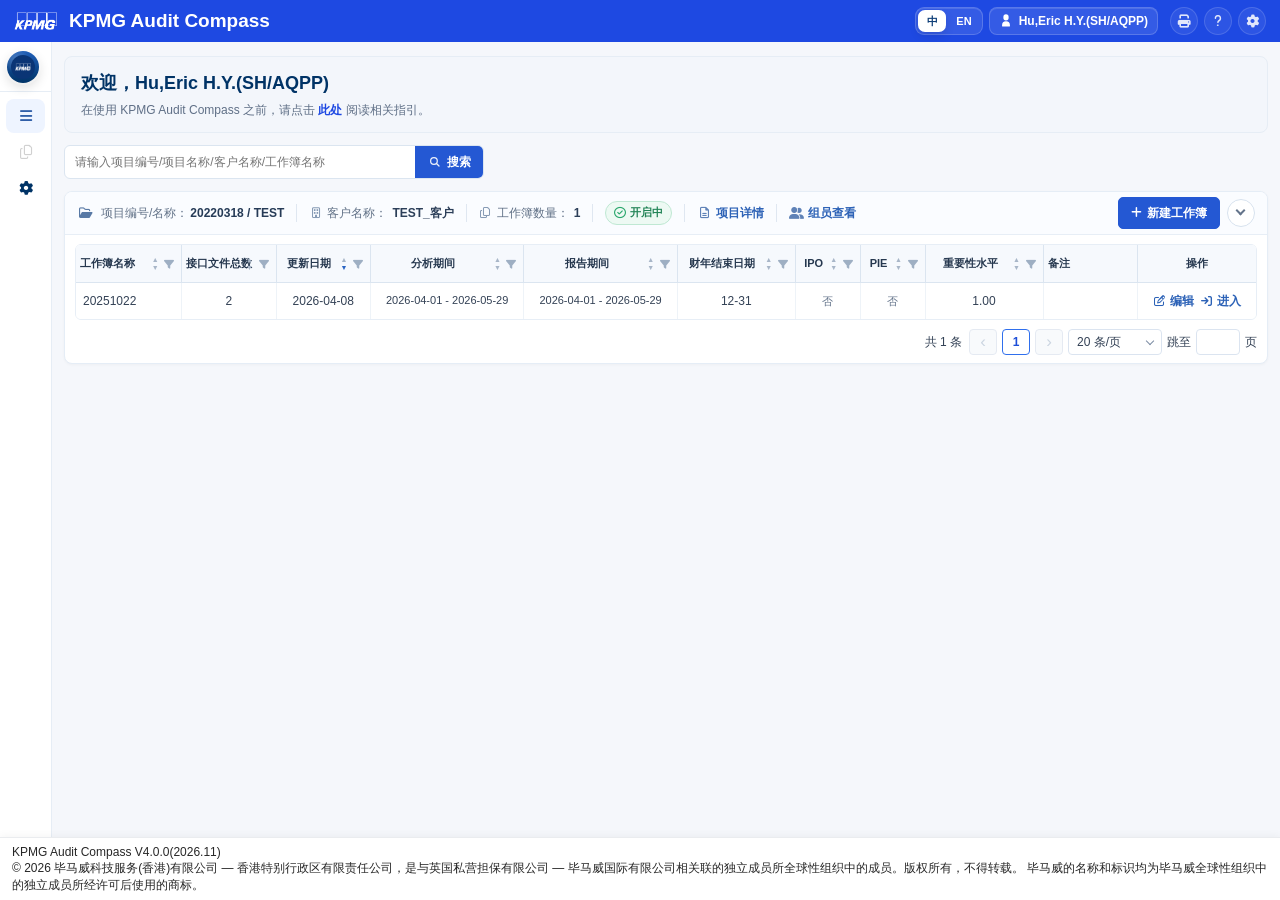
<file: index.html>
<!DOCTYPE html>
<html lang="zh-Hans-CN">
<head>
  <meta charset="utf-8"/>
  <title>KPMG Audit Compass</title>
  <meta name="viewport" content="width=device-width, initial-scale=1"/>
  <meta http-equiv="x-ua-compatible" content="ie=edge"/>
  <link rel="icon" type="image/x-icon" href="./favicon.ico"/>
  <link rel="preconnect" href="https://cdnjs.cloudflare.com" crossorigin/>
  <link rel="preconnect" href="https://unpkg.com" crossorigin/>

  <link rel="preload" href="https://cdnjs.cloudflare.com/ajax/libs/font-awesome/6.4.0/css/all.min.css" as="style" onload="this.onload=null;this.rel='stylesheet'"/>
  <noscript><link rel="stylesheet" href="https://cdnjs.cloudflare.com/ajax/libs/font-awesome/6.4.0/css/all.min.css"/></noscript>

  <!-- 平台基础样式 -->
  <link rel="stylesheet" href="./assets/css/base.css?v=20260827-tyc-sync1"/>
  <link rel="stylesheet" href="./assets/css/footer.css?v=20260507-routine"/>

  <link rel="stylesheet" href="./assets/css/layout.css?v=20260813-sidebar-hint1"/>
</head>

<body>
  <!-- Header -->
  <header class="layout-header">
    <div class="header-menu-control" style="position: relative;">
      <svg fill="none" style="width: var(--responsive-size-16); height: var(--responsive-size-16);" viewBox="0 0 16 16" xmlns="http://www.w3.org/2000/svg">
        <path clip-rule="evenodd" d="M1.40003 2.79995C1.40003 2.46858 1.66866 2.19995 2.00003 2.19995L14.8 2.19995C15.1314 2.19995 15.4 2.46858 15.4 2.79995C15.4 3.13132 15.1314 3.39995 14.8 3.39995L2.00003 3.39995C1.66866 3.39995 1.40003 3.13132 1.40003 2.79995ZM15.0909 5.47515C15.2816 5.58088 15.4 5.7818 15.4 5.9999L15.4003 9.9999C15.4004 10.218 15.282 10.419 15.0912 10.5247C14.9005 10.6305 14.6673 10.6244 14.4824 10.5088L11.2821 8.50876C11.1066 8.39913 11 8.20684 11 7.99996C11 7.79309 11.1066 7.6008 11.282 7.49115L14.482 5.49115C14.667 5.37556 14.9001 5.36943 15.0909 5.47515ZM12.7321 7.99993L14.2003 8.91741L14.2001 7.08245L12.7321 7.99993ZM1.40003 6.26662C1.40003 5.93524 1.66865 5.66662 2.00002 5.66662L8.40003 5.66662C8.7314 5.66662 9.00003 5.93525 9.00003 6.26662C9.00003 6.59799 8.7314 6.86662 8.40003 6.86662L2.00002 6.86662C1.66865 6.86662 1.40002 6.59799 1.40003 6.26662ZM1.40002 9.73328C1.40002 9.40191 1.66865 9.13328 2.00002 9.13328H8.40003C8.7314 9.13328 9.00003 9.40191 9.00003 9.73328C9.00003 10.0647 8.7314 10.3333 8.40003 10.3333H2.00002C1.66865 10.3333 1.40002 10.0647 1.40002 9.73328ZM1.40002 13.1999C1.40002 12.8686 1.66865 12.5999 2.00002 12.5999L14.8 12.6C15.1314 12.6 15.4 12.8686 15.4 13.2C15.4 13.5313 15.1314 13.8 14.8 13.8L2.00002 13.7999C1.66865 13.7999 1.40002 13.5313 1.40002 13.1999Z" fill="white" fill-rule="evenodd"></path>
      </svg>
    </div>

    <img
      alt="KPMG Audit Compass"
      class="header-logo"
      src="./logo.png"
      style="width:43px;height:20px;margin-right:12px;"
    />

  
    <div class="layout-header-name">
      KPMG Audit Compass
      <span class="layout-header-project" id="headerWorkbookName" hidden></span>
    </div>

    <nav class="layout-header-nav">
      <div class="header-dropdown" id="amountUnitDropdown" hidden>
        <button class="nav-btn header-btn amount-unit-btn" id="amountUnitButton" type="button" aria-haspopup="listbox" aria-expanded="false">
          <span id="amountUnitValue">百万元/M</span><span class="header-dropdown-chevron" aria-hidden="true"></span>
        </button>
        <ul class="dropdown-menu amount-unit-menu" id="amountUnitMenu" role="listbox" aria-label="金额显示单位">
          <li data-value="yuan" role="option" tabindex="-1">元</li>
          <li data-value="k" role="option" tabindex="-1">千元/K</li>
          <li data-value="w" role="option" tabindex="-1">万元/W</li>
          <li data-value="m" role="option" tabindex="-1">百万元/M</li>
          <li data-value="b" role="option" tabindex="-1">亿元/B</li>
        </ul>
      </div>

      <div class="header-dropdown" id="amountDecimalDropdown" hidden>
        <button class="nav-btn header-btn amount-decimal-btn" id="amountDecimalButton" type="button" aria-haspopup="listbox" aria-expanded="false" title="小数位数">
          <span id="amountDecimalValue">0.00</span><span class="header-dropdown-chevron" aria-hidden="true"></span>
        </button>
        <ul class="dropdown-menu amount-decimal-menu" id="amountDecimalMenu" role="listbox" aria-label="小数位数">
          <li data-value="0" role="option" tabindex="-1">0</li>
          <li data-value="1" role="option" tabindex="-1">0.0</li>
          <li data-value="2" role="option" tabindex="-1">0.00</li>
          <li data-value="3" role="option" tabindex="-1">0.000</li>
          <li data-value="4" role="option" tabindex="-1">0.0000</li>
        </ul>
      </div>

      <div class="lang-switch">
        <button class="nav-btn lang-btn lang-active" data-lang="zh">中</button>
        <button class="nav-btn lang-btn" data-lang="en">EN</button>
      </div>

      <button class="nav-btn nav-btn-with-icon">
        <span class="icon">
          <svg aria-hidden="true" viewBox="0 0 16 16">
            <path d="M8 1.5a3 3 0 0 0-3 3v1a3 3 0 1 0 6 0v-1a3 3 0 0 0-3-3Zm0 8A4.5 4.5 0 0 0 3.5 14v.75c0 .414.336.75.75.75h7.5a.75.75 0 0 0 .75-.75V14A4.5 4.5 0 0 0 8 9.5Z"></path>
          </svg>
        </span>
        <span>Hu,Eric H.Y.(SH/AQPP)</span>
      </button>

      <button class="nav-btn nav-icon-btn" title="打印">
        <span class="icon">
          <i class="fa-solid fa-print" aria-hidden="true"></i>
        </span>
      </button>

      <div class="header-help-wrap" id="headerHelpWrap">
        <button class="nav-btn nav-icon-btn" id="headerHelpButton" type="button" title="帮助与反馈" aria-haspopup="menu" aria-expanded="false">
          <span class="icon">
            <i class="fa-solid fa-question" aria-hidden="true"></i>
          </span>
        </button>
        <div class="header-help-menu" id="headerHelpMenu" role="menu" aria-label="帮助与反馈" hidden>
          <button type="button" role="menuitem" data-feedback-open="issue">
            <i class="fa-regular fa-message" aria-hidden="true"></i>
            <span><strong>发送问题反馈</strong><small>反馈使用问题或功能建议</small></span>
          </button>
          <button type="button" role="menuitem" data-feedback-open="review">
            <i class="fa-regular fa-star" aria-hidden="true"></i>
            <span><strong>发送用户评价</strong><small>评价当前模块的使用体验</small></span>
          </button>
        </div>
      </div>

      <button class="nav-btn nav-icon-btn" title="设置">
        <span class="icon">
          <i class="fa-solid fa-gear" aria-hidden="true"></i>
        </span>
      </button>
    </nav>
  </header>

  <!-- 主体 -->

<div class="layout-main">

  <!-- 左侧菜单 -->
  <aside class="sidebar is-project-list is-collapsed" id="appSidebar">
    <div class="sidebar-top">
      <button class="brand-toggle" id="sidebarToggle" type="button" aria-label="切换侧边栏">
        <span class="brand-toggle-ring"></span>
        <span class="brand-toggle-core">
          <img src="./logo.png" alt="KPMG" class="brand-toggle-logo">
        </span>
      </button>

      <div class="sidebar-brand-text">
        <div class="sidebar-brand-title">Welcome！Eric H.Y.</div>
      </div>
    </div>

    <ul class="sidebar-menu">
      <li class="sb-row top-entry current-project-list"
          onclick="goProjectList()">
        <i class="fa-solid fa-bars ico"></i>
        <span class="sb-txt">返回项目列表</span>
      </li>

      <li class="sb-toggle open" id="workbookMenuGroup">
        <div class="sb-toggle-head" onclick="toggleSb(this.parentElement)">
          <i class="fa-regular fa-copy ico"></i>
          <span class="sb-txt">工作簿数据分析</span>
          <i class="fa-solid fa-angle-right caret"></i>
        </div>

        <ul class="sb-submenu">
          <li class="sb-row active module-item data-management"
              onclick="switchFrame('./fragments/data-management.html?v=20260921-reconcile-switch5','数据上传及管理',this)">
            <i class="fa-regular fa-circle-check ico"></i>
            <span class="sb-txt">数据上传及管理</span>
          </li>

          <li class="sb-row active module-item bank-analysis"
              onclick="switchFrame('./fragments/bank-analysis.html?v=20260921-business-gate1','资金流水分析',this)">
            <i class="fa-regular fa-circle-check ico"></i>
            <span class="sb-txt">资金流水分析</span>
          </li>

          <li class="sb-row active module-item vat-analysis"
              onclick="switchFrame('./fragments/vat-analysis.html?v=20260920-year-selection1','增值税数据分析',this)">
            <i class="fa-regular fa-circle-check ico"></i>
            <span class="sb-txt">增值税数据分析</span>
          </li>

          <li class="sb-row active module-item data-summary"
              onclick="switchFrame('./fragments/data-summary.html?v=20260920-year-selection1','数据综合分析',this)">
            <i class="fa-regular fa-circle-check ico"></i>
            <span class="sb-txt">数据综合分析</span>
          </li>

          <li class="sb-row active module-item workingpaper-export is-temporarily-hidden" hidden aria-hidden="true"
              onclick="switchFrame('./fragments/workingpaper-export.html?v=20260920-year-selection1','报告及底稿导出',this)">
            <i class="fa-regular fa-file-lines ico"></i>
            <span class="sb-txt">报告及底稿导出</span>
          </li>
        </ul>
      </li>

      <li class="sb-toggle">
        <div class="sb-toggle-head" onclick="toggleSb(this.parentElement)">
          <i class="fa-solid fa-gear ico"></i>
          <span class="sb-txt">系统管理</span>
          <i class="fa-solid fa-angle-right caret"></i>
        </div>

        <ul class="sb-submenu">
          <li class="sb-row">
            <i class="fa-solid fa-arrow-trend-up sys-ico sys-ico-rate"></i>
            <span class="sb-txt">系统汇率管理</span>
          </li>
          <li class="sb-row">
            <i class="fa-regular fa-user sys-ico sys-ico-user"></i>
            <span class="sb-txt">系统用户管理</span>
          </li>
          <li class="sb-row">
            <i class="fa-regular fa-circle-check sys-ico sys-ico-white"></i>
            <span class="sb-txt">白名单维护</span>
          </li>
          <li class="sb-row">
            <i class="fa-solid fa-link sys-ico sys-ico-match"></i>
            <span class="sb-txt">手工匹配</span>
          </li>
          <li class="sb-row">
            <i class="fa-regular fa-chart-bar sys-ico sys-ico-board"></i>
            <span class="sb-txt">项目看板</span>
          </li>
          <li class="sb-row">
            <i class="fa-regular fa-message sys-ico sys-ico-feedback"></i>
            <span class="sb-txt">问题反馈</span>
          </li>
          <li class="sb-row">
            <i class="fa-regular fa-star sys-ico sys-ico-review"></i>
            <span class="sb-txt">用户评价</span>
          </li>
          <li class="sb-row">
            <i class="fa-solid fa-language sys-ico sys-ico-i18n"></i>
            <span class="sb-txt">国际化配置</span>
          </li>
          <li class="sb-row">
            <i class="fa-solid fa-ban sys-ico sys-ico-black"></i>
            <span class="sb-txt">黑名单维护</span>
          </li>
          <li class="sb-row">
            <i class="fa-solid fa-building-columns sys-ico sys-ico-bank"></i>
            <span class="sb-txt">银行管理</span>
          </li>
          <li class="sb-row">
            <i class="fa-regular fa-object-group sys-ico sys-ico-entity"></i>
            <span class="sb-txt">主体类型管理</span>
          </li>
        </ul>
      </li>
    </ul>
  </aside>

  <!-- 右侧内容 -->
  <section class="main-right">
    <div class="breadcrumb-bar" id="breadcrumbBar">
      <a class="back-link" href="javascript:void(0)" id="backToProjectList">← 返回项目列表</a>
      <span class="sep">/</span>
      <span class="crumb" id="crumbProject">项目列表</span>
      <span class="sep">/</span>
      <span class="crumb" id="crumbBook">-</span>
      <span class="sep">/</span>
      <b class="crumb" id="module-title">项目列表</b>
      <div class="breadcrumb-data-issue" id="breadcrumbDataIssue" hidden>
        <span class="breadcrumb-data-issue-dot" aria-hidden="true"></span>
        <strong>仅供预览分析：</strong>
        <span class="breadcrumb-data-issue-message">当前数据存在未认领、银行账号主档不完整等问题，请完成处理后再执行分析。</span>
        <button class="breadcrumb-data-issue-link" id="breadcrumbDataIssueLink" type="button">前往数据校验&nbsp;›</button>
      </div>
    </div>

    <!-- iframe模块区域 -->
    <iframe
      id="module-frame"
      class="module-frame"
      src="./fragments/project-list.html?v=20260906-workbook-hints1">
    </iframe>
  </section>
</div>

<!-- 帮助与反馈 -->
<div class="platform-feedback-modal" id="issueFeedbackModal" aria-hidden="true">
  <div class="platform-feedback-panel platform-feedback-panel-lg" role="dialog" aria-modal="true" aria-labelledby="issueFeedbackTitle">
    <div class="platform-feedback-head">
      <div>
        <h2 id="issueFeedbackTitle">问题反馈</h2>
        <p>请描述遇到的问题，我们会结合当前工作簿和模块定位处理。</p>
      </div>
      <button class="platform-feedback-close" type="button" data-feedback-close aria-label="关闭">×</button>
    </div>
    <form class="platform-feedback-body" id="issueFeedbackForm" autocomplete="off">
      <div class="platform-feedback-user"><i class="fa-regular fa-user" aria-hidden="true"></i>反馈提交者：<strong>Hu, Eric H.Y. (SH/AQPP)</strong></div>
      <div class="platform-feedback-grid platform-feedback-grid-2">
        <label class="platform-feedback-field is-required"><span>项目ID</span><select id="feedbackProjectId" required><option value="20220318">20220318</option></select></label>
        <label class="platform-feedback-field is-required"><span>项目名称</span><select id="feedbackProjectName" required><option value="Test2">Test2</option></select></label>
        <label class="platform-feedback-field is-required"><span>工作簿名称</span><select id="feedbackWorkbook" required><option value="">请选择</option></select></label>
        <label class="platform-feedback-field is-required"><span>模块</span><select id="feedbackModule" required><option value="">请选择</option><option>数据上传及管理</option><option>资金流水分析</option><option>增值税数据分析</option><option>数据综合分析</option></select></label>
        <label class="platform-feedback-field"><span>功能</span><select id="feedbackFunction"><option value="">请选择</option><option>数据上传与校验</option><option>筛选与查询</option><option>图表分析</option><option>表格查看</option><option>导出与报告</option><option>其他</option></select></label>
        <label class="platform-feedback-field"><span>主题</span><input id="feedbackSubject" type="text" maxlength="80" placeholder="请输入问题主题"/></label>
      </div>
      <label class="platform-feedback-field platform-feedback-field-block is-required"><span>问题描述</span><textarea id="feedbackDescription" required maxlength="1000" placeholder="请描述操作步骤、实际结果和期望结果"></textarea><small class="platform-feedback-count">最多输入 1000 个字符</small></label>
      <div class="platform-feedback-upload">
        <span class="platform-feedback-upload-label">附件</span>
        <label class="platform-feedback-upload-btn"><i class="fa-solid fa-arrow-up-from-bracket" aria-hidden="true"></i>上传文件<input id="feedbackFiles" type="file" multiple accept=".csv,.doc,.docx,.htm,.html,.json,.jpg,.jpeg,.pdf,.ppt,.pptx,.xls,.xlsx,.zip,.png,.txt"/></label>
        <span class="platform-feedback-upload-summary" id="feedbackFileSummary">未选择文件</span>
        <p>最多上传 10 个文件，单个文件不超过 100MB。</p>
      </div>
      <div class="platform-feedback-actions"><button class="platform-action-primary" type="submit">确认提交</button><button class="platform-action-secondary" type="reset">重置</button></div>
    </form>
  </div>
</div>

<div class="platform-feedback-modal" id="userReviewModal" aria-hidden="true">
  <div class="platform-feedback-panel" role="dialog" aria-modal="true" aria-labelledby="userReviewTitle">
    <div class="platform-feedback-head">
      <div>
        <h2 id="userReviewTitle">用户评价</h2>
        <p>您的评价将帮助我们持续改善平台体验。</p>
      </div>
      <button class="platform-feedback-close" type="button" data-feedback-close aria-label="关闭">×</button>
    </div>
    <form class="platform-feedback-body" id="userReviewForm" autocomplete="off">
      <div class="platform-feedback-grid">
        <label class="platform-feedback-field is-required"><span>模块</span><select id="reviewModule" required><option value="">请选择</option><option>数据上传及管理</option><option>资金流水分析</option><option>增值税数据分析</option><option>数据综合分析</option></select></label>
        <label class="platform-feedback-field"><span>功能</span><select id="reviewFunction"><option value="">请选择</option><option>数据上传与校验</option><option>筛选与查询</option><option>图表分析</option><option>表格查看</option><option>导出与报告</option><option>其他</option></select></label>
        <div class="platform-feedback-field is-required platform-rating-field"><span>评分</span><div class="platform-rating" id="userRating" role="radiogroup" aria-label="评分"><button type="button" data-rating="1" aria-label="1星">★</button><button type="button" data-rating="2" aria-label="2星">★</button><button type="button" data-rating="3" aria-label="3星">★</button><button type="button" data-rating="4" aria-label="4星">★</button><button type="button" data-rating="5" aria-label="5星">★</button><input id="reviewRatingValue" type="hidden" value="0"/></div></div>
        <label class="platform-feedback-field platform-feedback-field-block is-required"><span>意见</span><textarea id="reviewComment" required maxlength="500" placeholder="请填写您对当前模块的意见或建议"></textarea></label>
      </div>
      <div class="platform-feedback-actions"><button class="platform-action-primary" type="submit">确认提交</button><button class="platform-action-secondary" type="reset">重置</button></div>
    </form>
  </div>
</div>

<div class="platform-feedback-toast" id="platformFeedbackToast" role="status" aria-live="polite"></div>

<!-- Footer -->

<footer id="app-footer">
<p>KPMG Audit Compass V4.0.0(2026.11)</p>
<p>© 2026 毕马威科技服务(香港)有限公司 — 香港特别行政区有限责任公司，是与英国私营担保有限公司 — 毕马威国际有限公司相关联的独立成员所全球性组织中的成员。版权所有，不得转载。 毕马威的名称和标识均为毕马威全球性组织中的独立成员所经许可后使用的商标。</p>
</footer>

<!-- 平台外壳脚本 -->
<script defer src="./assets/js/core/app-shell.js?v=20260921-business-gate1"></script>
</body>
</html>
</file>
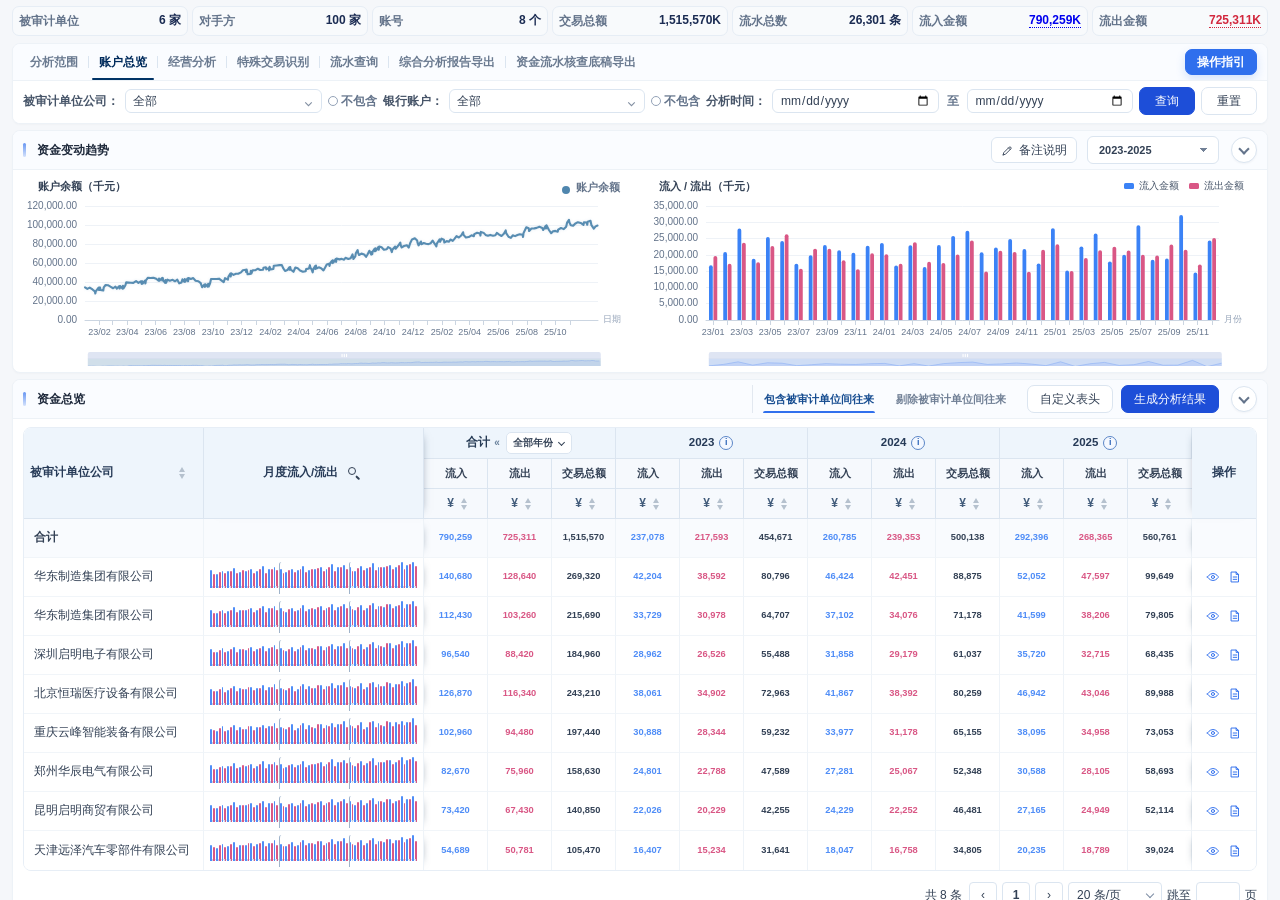
<file: fragments/bank-analysis.html>
<!DOCTYPE html>
<html lang="zh-Hans-CN">
<head>
  <meta charset="utf-8"/>
  <meta name="viewport" content="width=device-width, initial-scale=1"/>
  <link rel="preconnect" href="https://cdnjs.cloudflare.com" crossorigin/>
  <link rel="preload" href="https://cdnjs.cloudflare.com/ajax/libs/font-awesome/6.4.0/css/all.min.css" as="style" onload="this.onload=null;this.rel='stylesheet'"/>
  <link rel="stylesheet" href="../assets/vendor/leaflet/leaflet.css?v=1.9.4-local"/>
  <noscript><link rel="stylesheet" href="https://cdnjs.cloudflare.com/ajax/libs/font-awesome/6.4.0/css/all.min.css"/></noscript>

  <!-- ECharts -->
  <script defer src="../assets/vendor/echarts/echarts.min.js?v=5.6.0-local"></script>
  <script defer src="../assets/vendor/leaflet/leaflet.js?v=1.9.4-local"></script>
  <link rel="stylesheet" href="../assets/css/base.css?v=20260827-tyc-sync1"/>
  <link rel="stylesheet" href="../assets/css/components/year-expansion.css?v=20260920-3"/>
  <link rel="stylesheet" href="../assets/css/pages/bank-analysis.css?v=20261102-transaction-filters1"/>
  <link rel="stylesheet" href="../assets/css/pages/account.css?v=20260507-routine"/>
  <link rel="stylesheet" href="../assets/css/pages/biz.css?v=20260507-routine"/>
  <link rel="stylesheet" href="../assets/css/pages/routine.css?v=20260507-routine"/>
  <link rel="stylesheet" href="../assets/css/pages/workingpaper.css?v=20261027-routine-compact2"/>
  <link rel="stylesheet" href="../assets/css/pages/bank-analysis-compact.css?v=20261020-counterparty-scope2"/>
  <link rel="stylesheet" href="../assets/css/pages/portrait.css?v=20261026-direction-tabs4"/>
  <link rel="stylesheet" href="../assets/css/pages/portrait-business-query.css?v=20261102-entry-updated12"/>
  <link rel="stylesheet" href="../assets/css/pages/risk-check.css?v=20260624-riskflow1"/>
  <link rel="stylesheet" href="../assets/css/pages/account-action-details.css?v=20260828-portrait-actions4"/>
</head>
<body>
  <!-- 2) KPI + 数据问题分析（整块） -->
<div class="kpi-and-issue kpi-only">
<!-- 左侧 KPI 总容器：左1列(前三个纵排) + 右2列(后四个2×2) -->
<div class="kpi-grid">
<div class="kpi k1">
<div class="kpi-label">被审计单位</div>
<div class="kpi-value">6 家</div>
</div>
<div class="kpi k2">
<div class="kpi-label">对手方</div>
<div class="kpi-value">100 家</div>
</div>
<div class="kpi k3">
<div class="kpi-label">账号</div>
<div class="kpi-value">8 个</div>
</div>
<div class="kpi k4">
<div class="kpi-label">交易总额</div>
<div class="kpi-value">1,515,570K</div>
</div>
<div class="kpi k5">
<div class="kpi-label">流水总数</div>
<div class="kpi-value">26,301 条</div>
</div>
<div class="kpi k6">
<div class="kpi-label">流入金额</div>
<div class="kpi-value pos"><a class="link-num" href="javascript:;">790,259K</a></div>
</div>
<div class="kpi k7">
<div class="kpi-label">流出金额</div>
<div class="kpi-value neg"><a class="link-num danger" href="javascript:;">725,311K</a></div>
</div>
</div>
</div>
<!-- 3) Tabs（紧贴在KPI/问题卡下面） -->
<div class="tab-container">
<div class="tabbar" id="topTabs">
<div class="tab active" data-top="account">账户总览</div>
<div class="tab" data-top="biz">经营分析</div>
<!-- 暂时停用：已知关联方交易、个人交易。保留对应页面代码，后续可直接恢复入口。 -->
<!-- <div class="tab" data-top="relation">已知关联方交易</div> -->
<!-- <div class="tab" data-top="personal—transaction">个人交易</div> -->
<div class="tab" data-top="transaction">特殊交易识别</div>
<!-- 资金流水核查底稿导出已迁移为数据综合分析下方的独立页面。 -->
<!-- <div class="tab" data-top="workingpaper">资金流水核查底稿导出</div> -->
<div class="tab" data-top="statement">流水查询</div>
<button class="tab-guide-btn" id="bankOperationGuideBtn" type="button">操作指引</button>
<i class="inkbar" id="inkbar"></i>
</div>
<div class="tab-intro" id="tabIntro"></div>
<!-- ✅ 说明条放在同一个框内 -->
<div class="biz-filter-bar" id="bizFilterBar">
<div class="filter-card">
<div class="filter-area">
<label>被审计单位公司：</label>
<span class="select-wrap">
<select class="select" id="fCompany"></select>
<i class="chev"><svg viewbox="0 0 24 24"><path d="M6 9l6 6 6-6" fill="none" stroke="currentColor" stroke-width="2"></path></svg></i>
</span>
<label class="negate"><input id="negCompany" type="checkbox"/>不包含</label>
<label>银行账户：</label>
<span class="select-wrap">
<select class="select" id="fBank"></select>
<i class="chev"><svg viewbox="0 0 24 24"><path d="M6 9l6 6 6-6" fill="none" stroke="currentColor" stroke-width="2"></path></svg></i>
</span>
<label class="negate"><input id="negBank" type="checkbox"/>不包含</label>
<label>分析时间：</label>
<input id="beginDate" type="date"/>
<span class="range-sep">至</span>
<input id="endDate" type="date"/>
<span class="biz-counterparty-scope" id="bizCounterpartyScopeField" hidden>
<label for="bizCounterpartyScope">对手方筛选类型：</label>
<span class="select-wrap">
<select class="select" id="bizCounterpartyScope" title="不包含被审计单位主档信息的公司">
<option value="audited" selected>不包含被审计单位主档信息的公司</option>
<option value="controlled">不包含关联方主档信息中的“被审计单位及其控股子公司”</option>
<option value="related">不包含关联方主档信息中所有关联方</option>
</select>
<i class="chev"><svg viewbox="0 0 24 24"><path d="M6 9l6 6 6-6" fill="none" stroke="currentColor" stroke-width="2"></path></svg></i>
</span>
</span>
<button class="query" id="btnQueryBiz">查询</button>
<button class="reset" id="btnResetBiz">重置</button>
</div>
</div>
</div>
</div>
<!-- ===================== 账户总览页 ===================== -->
<section class="tab-pane active" id="pane-account">
<div class="tab-scroll">
<div class="card bank-balance-trend-card">
<div class="head"><div class="title">资金变动趋势</div><div class="head-inline bank-help-actions"><button class="btn account-help-btn bank-help-logic" type="button"><i class="fa-regular fa-lightbulb"></i>业务逻辑</button><button class="btn account-help-btn bank-help-tips" type="button"><i class="fa-regular fa-circle-question"></i>操作提示</button></div><div class="account-trend-head-actions"><button class="account-trend-note-trigger" id="accountTrendNoteTrigger" type="button" aria-label="备注说明"><svg viewBox="0 0 24 24" aria-hidden="true"><path d="M4 20l4.2-1 10-10a2.2 2.2 0 0 0-3.1-3.1l-10 10L4 20Z"></path><path d="m13.8 7.2 3 3"></path></svg><span>备注说明</span></button><select class="account-trend-year-select" id="accountTrendYearSelect" aria-label="资金变动趋势年份"><option value="2023-2025" selected>2023-2025</option><option value="2023">2023</option><option value="2024">2024</option><option value="2025">2025</option></select></div></div>
<div class="content">
<div class="account-trend-stack">
<div class="chart-md account-trend-chart" id="chart-account-balance"></div>
<div class="chart-md account-trend-chart" id="chart-account-io"></div>
</div>
</div>
</div>
<!-- ========== 资金总览 ========== -->
<div class="card">
<div class="head">
<div class="title">资金总览</div>
<!-- 紧跟标题：业务逻辑 / 操作提示 -->
<div class="head-inline bank-help-actions">
<button class="btn account-help-btn" id="btnAccountLogic"><i class="fa-regular fa-lightbulb"></i>业务逻辑</button>
<button class="btn account-help-btn" id="btnAccountTips"><i class="fa-regular fa-circle-question"></i>操作提示</button>
</div>
<!-- 右侧：自定义表头 / 生成分析结果 -->
<div class="account-summary-head-actions">
<div class="account-scope-tabs" id="accountScopeTabs" role="tablist" aria-label="资金总览交易范围">
<button class="is-active" type="button" role="tab" aria-selected="true" data-account-scope="included">包含被审计单位间往来</button>
<button type="button" role="tab" aria-selected="false" data-account-scope="excluded">剔除被审计单位间往来</button>
</div>
<button class="btn" id="btnCustomizeCols">自定义表头</button>
<button class="btn primary" id="btnAnalyze">生成分析结果</button>
</div>
</div>
<div class="content">
<!-- 总览表 -->
<div class="account-summary-table-wrap">
<table class="table" id="tblAccountSummary">
<thead id="accountSummaryHead"></thead>
<tbody id="accountSummaryBody"></tbody>
</table>
</div>
<div class="pagination" id="pagination-account"></div>
</div>
</div>

</div></div></section>
<!-- ===================== 流水画像 ===================== -->
<section class="tab-pane hide" id="pane-biz">
<div class="tab-scroll portrait-page">
  <div class="portrait-metrics">
    <div class="portrait-metric is-related">
      <div class="portrait-metric-head"><span>关联交易占比 <b class="portrait-inline-value">188,460K / 12.4%</b></span></div>
      <div class="portrait-metric-value">188,460K</div>
      <div class="portrait-meter"><i style="width:12.4%"></i></div>
      <div class="portrait-metric-foot"><span>被审计单位间往来</span><strong>64,820K / 4.3%</strong></div>
    </div>
    <div class="portrait-metric is-customer">
      <div class="portrait-metric-head">
        <span>客户交易占比 <b class="portrait-inline-value">790,259K / 52.1%</b></span>
        <label class="portrait-rank-control">集中度
          <select id="portraitCustomerTopN">
            <option value="5">前5大</option>
            <option value="10" selected>前10大</option>
            <option value="20">前20大</option>
          </select>
        </label>
      </div>
      <div class="portrait-metric-value">790,259K <small>/ 52.1%</small></div>
      <div class="portrait-meter"><i id="portraitCustomerBar" style="width:86%"></i></div>
      <div class="portrait-metric-foot"><span id="portraitCustomerLabel">前10大客户集中度</span><strong>269,023K / <em id="portraitCustomerRatio">86%</em></strong></div>
    </div>
    <div class="portrait-metric is-supplier">
      <div class="portrait-metric-head">
        <span>供应商交易占比 <b class="portrait-inline-value">725,311K / 47.9%</b></span>
        <label class="portrait-rank-control">集中度
          <select id="portraitSupplierTopN">
            <option value="5">前5大</option>
            <option value="10" selected>前10大</option>
            <option value="20">前20大</option>
          </select>
        </label>
      </div>
      <div class="portrait-metric-value">725,311K <small>/ 47.9%</small></div>
      <div class="portrait-meter"><i id="portraitSupplierBar" style="width:86%"></i></div>
      <div class="portrait-metric-foot"><span id="portraitSupplierLabel">前10大供应商集中度</span><strong>250,999K / <em id="portraitSupplierRatio">86%</em></strong></div>
    </div>
    <div class="portrait-metric is-master"><div class="portrait-master-title"><span>主档信息完整度</span><b>4/5</b><small>已获取 4 项，共 5 项主档</small></div><div class="portrait-tags"><span class="is-ready">客户</span><span class="is-ready">供应商</span><span class="is-ready">关联方</span><span class="is-ready">员工主档</span><span class="is-pending" id="portraitBusinessMasterTag">工商信息 · 待获取</span></div></div>
  </div>

  <div class="portrait-chart-grid">
    <div class="card portrait-chart-card portrait-monthly-card"><div class="head"><div class="title">月度收支构成分析</div><div class="head-inline bank-help-actions"><button class="btn account-help-btn bank-help-logic" type="button"><i class="fa-regular fa-lightbulb"></i>业务逻辑</button><button class="btn account-help-btn bank-help-tips" type="button"><i class="fa-regular fa-circle-question"></i>操作提示</button></div><select class="portrait-monthly-year-select" id="portraitMonthlyYearSelect" aria-label="选择分析年份"><option value="all" selected>2023-2025</option><option value="2023">2023</option><option value="2024">2024</option><option value="2025">2025</option></select><button class="portrait-monthly-layout-toggle" id="portraitMonthlyLayoutToggle" type="button" aria-pressed="false" aria-label="切换为流入在上、流出在下" title="切换为流入在上、流出在下"><i aria-hidden="true"><span></span><span></span></i><b>上下视图</b></button><div class="portrait-legend"></div></div><div class="content"><div class="portrait-chart" id="portraitMonthlyChart"></div></div></div>
    <div class="card portrait-chart-card portrait-feature-card"><div class="head"><div class="title">前10大</div><div class="head-inline bank-help-actions"><button class="btn account-help-btn bank-help-logic" type="button"><i class="fa-regular fa-lightbulb"></i>业务逻辑</button><button class="btn account-help-btn bank-help-tips" type="button"><i class="fa-regular fa-circle-question"></i>操作提示</button></div><div class="portrait-feature-tools"><div class="portrait-segment" id="portraitBubbleTabs"><button class="is-active" data-view="customer" type="button">客户</button><button data-view="supplier" type="button">供应商</button><button data-view="nonbusiness" type="button">非客户非供应商</button><button data-view="related" type="button">关联方</button></div></div></div><div class="content"><div class="portrait-feature-ranking-grid" id="portraitFeatureBody"></div></div></div>
  </div>

  <div class="card portrait-table-card">
    <div class="head">
      <div class="title">对手方汇总清单</div>
      <div class="head-inline bank-help-actions"><button class="btn account-help-btn bank-help-logic" type="button"><i class="fa-regular fa-lightbulb"></i>业务逻辑</button><button class="btn account-help-btn bank-help-tips" type="button"><i class="fa-regular fa-circle-question"></i>操作提示</button></div>
      <div class="portrait-table-count bank-head-meta-hidden" id="portraitTableCount"></div>
    </div>
    <div class="content">
      <div class="portrait-flow-tabs" id="portraitFlowTabs" role="tablist" aria-label="对手方汇总清单收支视角">
        <button class="is-active" type="button" role="tab" id="portraitFlowTotal" aria-selected="true" aria-controls="portraitFlowPanel" data-flow="total">交易总额</button>
        <button type="button" role="tab" id="portraitFlowInflow" aria-selected="false" aria-controls="portraitFlowPanel" tabindex="-1" data-flow="inflow">流入方</button>
        <button type="button" role="tab" id="portraitFlowOutflow" aria-selected="false" aria-controls="portraitFlowPanel" tabindex="-1" data-flow="outflow">流出方</button>
      </div>
      <div id="portraitFlowPanel" role="tabpanel" aria-labelledby="portraitFlowTotal">
      <div class="portrait-filter-strip" id="portraitFilterStrip">
        <div class="portrait-counterparty-filters" id="portraitCounterpartyFilters"></div>
        <button class="portrait-kpi-toggle" id="portraitKpiToggle" type="button" aria-label="隐藏KPI卡片" title="隐藏KPI卡片"><span></span></button>
      </div>
      <div class="portrait-table-viewbar">
        <div class="portrait-table-nav">
          <div class="portrait-table-tabs" id="portraitTableTabs"><button class="is-active" data-view="summary" type="button">交易数据及工商信息</button><button data-view="business" type="button" hidden>工商信息</button></div>
          <div class="portrait-business-sync">
            <div class="portrait-business-current">
            <button class="portrait-business-refresh" id="portraitBusinessRefresh" type="button" aria-label="重新获取工商信息" title="重新获取工商信息">
              <span class="pbq-entry-icon pbq-icon-search" data-query-entry-icon aria-hidden="true"></span>
              <span data-query-entry-label>获取对手方工商信息</span>
            </button>
            </div>
            <button class="portrait-custom-business-query" id="portraitCustomBusinessQuery" type="button"><span class="pbq-entry-icon pbq-icon-building" aria-hidden="true"></span><span data-query-entry-label>自定义企业工商信息查询</span></button>
            <span id="portraitBusinessRefreshState" hidden>尚未查询工商信息</span>
          </div>
        </div>
        <div class="portrait-table-actions"><button class="btn" id="portraitResetFilters" type="button">重置筛选</button><button class="btn" id="portraitColumnsBtn" type="button">自定义表头</button><button class="btn primary" id="portraitGenerateResult" type="button">生成分析结果</button><button class="btn primary" id="portraitExportBtn" type="button">生成流水</button></div>
      </div>
      <div class="portrait-table-meta"><div class="counterparty-blacklist-note portrait-blacklist-row">当前工作簿下总计有3个对手方存在配合造假行为，请关注！（AQPP-Audit提供的全量配合造假清单见<a href="javascript:void(0)">第三方配合造假名单.xlsx</a>）</div><span class="portrait-selection-note" id="portraitSelectionNote" data-portrait-selection-note role="status">不勾选即默认基于全部记录导出</span></div>
      <div class="portrait-table-wrap tyc-sync-surface"><table class="table" id="portraitCounterpartyTable"><thead id="portraitCounterpartyHead"></thead><tbody id="portraitCounterpartyBody"></tbody></table></div>
      <div class="pagination portrait-pagination" id="portraitPager"></div>
      </div>
    </div>
  </div>
</div>
</section>

<!-- 旧经营实质内容仅保留为兼容数据源，不再作为可见 Tab 页面 -->
<section class="tab-pane hide" id="pane-biz-legacy" hidden>
<div class="tab-scroll">
<!-- 1) 筛选区 -->
<!-- 2) 资金流水金额 -->
<div class="card">
<div class="head">
<div class="ph-left">
<div class="title">资金流水金额</div>
<button class="btn" id="btnAccountLogic">业务逻辑</button>
<button class="btn" id="btnAccountTips">操作提示</button>
</div>
<div class="ph-right">
<span class="note-link"><i class="icon">
<svg viewbox="0 0 24 24"><path d="M12 3v18M5 6h14M5 12h14M5 18h9" fill="none" stroke="currentColor" stroke-width="1.6"></path></svg>
</i><u>备注说明</u></span>
<span class="pill-wrap">
<select class="pill-select" id="yearBalance">
<option>2023-2025</option><option>2023</option><option>2024</option><option>2025</option>
</select>
<i class="chev"><svg viewbox="0 0 24 24"><path d="M6 9l6 6 6-6" fill="none" stroke="currentColor" stroke-width="2"></path></svg></i>
</span>
</div>
</div>
<div class="chart-lg" id="chart-balance"></div>
</div>
<!-- 3) 流入流出趋势 -->
<div class="card">
<div class="head">
<div class="ph-left">
<div class="title">流入流出趋势</div>
<button class="btn" id="btnAccountLogic">业务逻辑</button>
<button class="btn" id="btnAccountTips">操作提示</button>
</div>
<div class="ph-right">
<span class="note-link"><i class="icon">
<svg viewbox="0 0 24 24"><path d="M12 3v18M5 6h14M5 12h14M5 18h9" fill="none" stroke="currentColor" stroke-width="1.6"></path></svg>
</i><u>备注说明</u></span>
<span class="pill-wrap">
<select class="pill-select" id="yearIO">
<option>2023-2025</option><option>2023</option><option>2024</option><option>2025</option>
</select>
<i class="chev"><svg viewbox="0 0 24 24"><path d="M6 9l6 6 6-6" fill="none" stroke="currentColor" stroke-width="2"></path></svg></i>
</span>
<span class="pill-wrap">
<select class="pill-select" id="ctypeIO">
<option value="all">全部类型</option><option>供应商</option><option>客户</option><option>员工</option><option>其他</option><option>个人</option>
</select>
<i class="chev"><svg viewbox="0 0 24 24"><path d="M6 9l6 6 6-6" fill="none" stroke="currentColor" stroke-width="2"></path></svg></i>
</span>
</div>
</div>
<div class="kpi-row" id="kpi-io">
<div class="kpi"><div class="k">流入金额</div><div class="v" id="io_in_sum">—</div></div>
<div class="kpi"><div class="k">月均流入</div><div class="v" id="io_in_avg">—</div></div>
<div class="kpi"><div class="k">流出总额</div><div class="v" id="io_out_sum">—</div></div>
<div class="kpi"><div class="k">月均流出</div><div class="v" id="io_out_avg">—</div></div>
</div>
<div class="chart-md" id="chart-io"></div>
</div>
<!-- 4) 流入流出构成（标题 + Tab + 7占比 + 左右两图） -->
<div class="card">
<div class="head">
<div class="ph-left">
<div class="title">流入流出构成</div>
<button class="btn" id="btnAccountLogic">业务逻辑</button>
<button class="btn" id="btnAccountTips">操作提示</button>
</div>
<div class="ph-right">
<span class="note-link"><i class="icon">
<svg viewbox="0 0 24 24"><path d="M12 3v18M5 6h14M5 12h14M5 18h9" fill="none" stroke="currentColor" stroke-width="1.6"></path></svg>
</i><u>备注说明</u></span>
</div>
</div>
<div class="tabs-mini" id="compTabs">
<div class="tab active" data-mode="total">交易总额</div>
<div class="tab" data-mode="in">流入方</div>
<div class="tab" data-mode="out">流出方</div>
</div>
<div class="seven-cats" id="compCats"></div>
<div class="grid-2">
<div class="chart-md" id="chart-comp-monthly"></div>
<div class="chart-md" id="chart-comp-top20"></div>
</div>
<!-- 工具栏：左侧切换 / 右侧按钮组 -->
<div class="table-section">
  <div class="table-inner">

    <div class="table-toolbar">
      <div class="toolbar-left">
        <div aria-label="明细视图切换" class="seg" id="tblSwitcher" role="tablist">
          <button aria-selected="true" class="opt active" data-view="deal" role="tab">交易明细</button>
          <button aria-selected="false" class="opt" data-view="corp" role="tab">工商信息</button>
        </div>
      </div>

      <div class="toolbar-right">
        <div class="btn-bar">
          <button class="btn ghost" id="btnQuick">快速查看勾选结果</button>
          <button class="btn ghost" id="btnReset">重置筛选</button>
          <button class="btn ghost" id="btnHead">自定义表头</button>
          <button class="btn ghost" id="btnDist">流入流出分布</button>
          <button class="btn primary" id="btnAnalyze">生成分析结果</button>
          <button class="btn primary" id="btnFlow">生成流水</button>
        </div>
      </div>
    </div>

    <div class="table-announce" id="tableAnnounce">
      <div class="left-msg">
        当前工作簿下总计有
        <strong id="fraudCount" style="font-weight:700;">0</strong>
        个对手方存在配合造假行为，请关注！
        （AQPP-Audit 提供的全量配合造假清单见
        <span class="file-link" id="fraudListFile">第三方配合造假名单.xlsx</span>）
      </div>
      <div class="right-msg">不勾选即默认基于全部记录导出</div>
    </div>

    <div class="table-wrap" id="tbl-deal-wrap">
      <table class="table" id="tblDeal">
        <thead>
          <tr>
            <th>对手方名称</th>
            <th>对手方类型</th>
            <th>关联关系</th>
            <th>黑名单</th>
            <th>流入总额</th>
            <th>流出总额</th>
            <th>交易总额</th>
            <th>交易总额占比</th>
            <th>交易笔数</th>
            <th>销售类别</th>
            <th>采购类别</th>
            <th>职位</th>
            <th>备注说明</th>
            <th>操作</th>
</tr>
</thead>
<tbody></tbody>
</table>
<div class="pagination" id="pagination-deal"></div>
</div>
<div class="table-wrap" id="tbl-corp-wrap">
<table class="table" id="tblCorp">
<thead>
<tr>
<th>对手方名称</th><th>交易总额</th><th>成立日期</th><th>经营开始时间</th>
<th>经营结束时间</th><th>营业期限</th><th>经营状态</th><th>注册资本</th>
<th>行业</th><th>经营范围</th><th>注册地址</th><th>企业联系方式</th><th>董监高</th>
</tr>
</thead>
<tbody></tbody>
</table>
<div class="pagination" id="pagination-corp"></div>
</div>
</div>
</div>
</section>
<!-- ===================== 个人交易 ===================== -->
<!-- 暂时停用：个人交易页面内容保留，不参与当前 Tab 切换。 -->
<section class="tab-pane hide" id="pane-personal—transaction" hidden aria-hidden="true">
<div class="tab-scroll relation-page personal-page">
  <div class="card relation-analysis-card personal-analysis-card">
    <div class="head">
      <div class="title">个人交易分析</div>
      <div class="relation-mode-tabs analysis-mode-tabs" id="personalModeTabs">
        <button class="is-active" data-mode="total" type="button">交易总额</button>
        <button data-mode="inflow" type="button">流入方</button>
        <button data-mode="outflow" type="button">流出方</button>
      </div>
      <div class="portrait-table-count bank-head-meta-hidden" id="personalTableCount"></div>
    </div>
    <div class="content">
      <div class="portrait-filter-strip relation-filter-strip personal-filter-strip" id="personalFilterStrip">
        <div class="portrait-counterparty-filters relation-filter-cards personal-filter-cards" id="personalTypeFilters"></div>
        <button class="portrait-kpi-toggle" id="personalKpiToggle" type="button" aria-label="隐藏KPI行" title="隐藏KPI行"><span></span></button>
      </div>
      <div class="relation-insight-grid">
        <div class="relation-chart-panel">
          <div class="relation-panel-head"><span id="personalChartTitle">个人交易月度分年交易总额</span><em>单位：千元</em></div>
          <div class="relation-chart" id="personalMetricChart"></div>
        </div>
        <div class="relation-top-panel">
          <div class="relation-panel-head"><span id="personalTopTitle">个人交易 TOP20</span><em id="personalTopMetric">交易总额</em></div>
          <div class="relation-top-list" id="personalTop20"></div>
        </div>
      </div>
      <div class="portrait-table-viewbar relation-table-viewbar">
        <div class="portrait-table-tabs" id="personalTableTabs"><button class="is-active" data-view="summary" type="button">合计数据</button><button data-view="business" type="button">工商信息</button></div>
        <div class="portrait-table-actions"><button class="btn" id="personalColumnsBtn" type="button">自定义表头</button><button class="btn primary" id="personalExportBtn" type="button">导出清单</button></div>
      </div>
      <div class="portrait-table-wrap relation-table-wrap personal-table-wrap"><table class="table" id="personalCounterpartyTable"><thead id="personalCounterpartyHead"></thead><tbody id="personalCounterpartyBody"></tbody></table></div>
      <div class="pagination portrait-pagination" id="personalPager"></div>
    </div>
  </div>
</div>
</section>

<!-- ===================== 流水查询 ===================== -->
<section class="tab-pane hide" id="pane-statement"><div class="tab-scroll">
<div class="card statement-query-card"><div class="head"><div class="title">流水查询结果</div><div class="head-inline bank-help-actions"><button class="btn account-help-btn bank-help-logic" type="button"><i class="fa-regular fa-lightbulb"></i>业务逻辑</button><button class="btn account-help-btn bank-help-tips" type="button"><i class="fa-regular fa-circle-question"></i>操作提示</button></div><div class="portrait-table-count bank-head-meta-hidden" id="statementFlowCount">共 26,301 条，当前展示 1-20 / 26,301</div><button class="btn bank-head-push" id="statementResetFilters" type="button">重置筛选</button><button class="btn" id="statementCustomizeCols" type="button">自定义表头</button><button class="btn primary" id="statementGenerateFlow" type="button">生成流水</button></div><div class="content"><div class="statement-table-wrap"><table class="table statement-flow-table" id="statementFlowTable"><thead><tr><th>本方名称</th><th>本方账号</th><th>对方名称</th><th>交易日期</th><th>交易时间</th><th>币种</th><th>流入金额</th><th>流出金额</th><th>交易后余额</th><th>等值人民币余额</th><th>交易类型</th><th>流水识别号</th><th>摘要</th><th>流水明细尽调备注</th><th>关联关系</th><th>所属集团</th><th>对手方类型</th><th>销售类别</th><th>采购类别</th><th>批准日期_客户</th><th>无效日期_客户</th><th>批准日期_供应商</th><th>无效日期_供应商</th><th>入职日期</th><th>离职日期</th></tr></thead><tbody id="statementFlowBody"></tbody></table></div><div class="pagination statement-pagination" id="statementFlowPager"></div></div></div>
</div></section>

<!-- =====================已知关联交易 面板 ===================== -->
<!-- 暂时停用：已知关联方交易页面内容保留，不参与当前 Tab 切换。 -->
<section class="tab-pane hide" id="pane-relation" hidden aria-hidden="true">
<div class="tab-scroll relation-page">
  <div class="card relation-analysis-card">
    <div class="head">
      <div class="title">已知关联方交易分析</div>
      <div class="relation-mode-tabs analysis-mode-tabs" id="relationModeTabs">
        <button class="is-active" data-mode="total" type="button">交易总额</button>
        <button data-mode="inflow" type="button">流入方</button>
        <button data-mode="outflow" type="button">流出方</button>
      </div>
      <div class="portrait-table-count bank-head-meta-hidden" id="relationTableCount"></div>
    </div>
    <div class="content">
      <div class="portrait-filter-strip relation-filter-strip" id="relationFilterStrip">
        <div class="portrait-counterparty-filters relation-filter-cards" id="relationTypeFilters"></div>
        <button class="portrait-kpi-toggle" id="relationKpiToggle" type="button" aria-label="隐藏KPI卡片" title="隐藏KPI卡片"><span></span></button>
      </div>
      <div class="relation-insight-grid">
        <div class="relation-chart-panel">
          <div class="relation-panel-head"><span id="relationChartTitle">关联方交易总额构成</span><em>单位：千元</em></div>
          <div class="relation-chart" id="relationMetricChart"></div>
        </div>
        <div class="relation-top-panel">
          <div class="relation-panel-head"><span id="relationTopTitle">TOP20 关联方</span><em id="relationTopMetric">交易总额</em></div>
          <div class="relation-top-list" id="relationTop20"></div>
        </div>
      </div>
      <div class="portrait-table-viewbar relation-table-viewbar">
        <div class="portrait-table-tabs" id="relationTableTabs"><button class="is-active" data-view="summary" type="button">合计数据</button><button data-view="business" type="button">工商信息</button></div>
        <div class="counterparty-blacklist-note">当前工作簿下总计有0个对手方存在配合造假行为，请关注！（AQPP-Audit提供的全量配合造假清单见<a href="javascript:void(0)">第三方配合造假名单.xlsx</a>）</div>
        <div class="portrait-table-actions"><button class="btn" id="relationColumnsBtn" type="button">自定义表头</button><button class="btn primary" id="relationExportBtn" type="button">导出清单</button></div>
      </div>
      <div class="portrait-table-wrap relation-table-wrap"><table class="table" id="relationCounterpartyTable"><thead id="relationCounterpartyHead"></thead><tbody id="relationCounterpartyBody"></tbody></table></div>
      <div class="pagination portrait-pagination" id="relationPager"></div>
    </div>
  </div>
</div>
</section>

<!-- ===================== 特定工商查询  ===================== -->
<section class="tab-pane" id="pane-routine">
<div class="tab-scroll">
<div class="split">
<!-- 左侧菜单 -->
<aside class="sidebar-pane">
<div class="menu" id="routineMenu">
<div class="item active" data-code="2.1">1. 经营时间较短</div>
<div class="item" data-code="2.2">2. 社保缴纳人数较少</div>
<div class="item" data-code="2.3">3. 为个人或个体工商户</div>
<div class="item" data-code="2.4">4. 注册资本与交易规模不匹配</div>
<div class="item" data-code="2.5">5. 交易规模与第三方所处行业状况不匹配</div>
<div class="item" data-code="2.6">6. 经营范围与交易性质不匹配</div>
<div class="item" data-code="2.7">7. 注册地址与被审计单位地址较为接近</div>
<div class="item" data-code="2.8">8. 不同第三方的工商登记信息相同或相近</div>
<div class="item" data-code="2.9">9. 既是客户又是供应商，或受同一实际控制人控制</div>
</div>
<div class="small">说明：切换 Routine 仅刷新右侧内容。</div>
<button aria-label="收起侧栏" class="sbar-toggle-inset" type="button"></button>
</aside>
<main>
<!-- ========= 通用 Routine 布局（1,2,3,4,5,6,8,9 共用） ========= -->
<div class="routine-common-block" id="routineCommon">
<!-- 顶部：标题 + 主卡片（左田字格 + 右散点图） -->
<div class="card routine-card">
<div class="head">
<div class="title" id="rTitle">经营时间汇总指标</div>
</div>
<div class="content">
<div class="routine-main">
<!-- 左：2×2 田字格 + 每格右侧小箱线图 -->
<section class="routine-kpi-panel">
<div class="kpi-panel-title">分段整体情况</div>
<!-- Routine4 专用筛选条：仅在 2.4 显示 -->
<div class="filters-bar" id="r4Filters">
<!-- 对手方类型多选 -->
<div class="field">
<label>对手方类型：</label>
<div class="multi" id="r4TypeBox">
<button class="multi-toggle" id="r4TypeBtn" type="button">
<span id="r4TypeText">全部</span>
<i class="chev">▾</i>
</button>
<div class="multi-menu" id="r4TypeMenu"></div>
</div>
</div>
<!-- 自定义） -->
<div class="field breaks">
<label>分段阈值 ：</label>
<input id="r4b0" step="0.01" type="number" value="">
<span class="sep">/</span>
<input id="r4b1" step="0.01" type="number" value="">
<span class="sep">/</span>
<input id="r4b2" step="0.01" type="number" value="">
<button class="btn primary" id="r4Apply">筛选</button>
</input></input></input></div>
</div>
<div class="top-strip" id="topStrip">
<!-- JS 动态插入 .kpi-box-card -->
</div>
</section>
<!-- 右：散点图 -->
<section class="routine-scatter">
<div class="scatter-title" id="scatterTitle">
                          经营时间分布表
                        </div>
<div class="chart" id="chart-scatter"></div>
</section>
</div>
</div>
</div>
<!-- 明细：交易明细表 -->
<div class="card">
<div class="head">
<div class="title">交易明细表</div>
</div>
<div class="content" style="overflow:auto;max-height:520px">
<table class="table" id="tblRoutineDetail">
<thead></thead>
<tbody></tbody>
</table>
<div class="pagination" id="pagination-routine"></div>
</div>
</div>
</div>
<!-- ========= /通用 Routine 布局 ========= -->
<!-- ========= Routine7：注册地址接近 · 地图（独立模块 r7x） ========= -->
<section id="r7x" style="display:none;">
<div class="card">
<div class="head">
<div class="title">7. 注册地址与被审计单位地址接近 · 地图</div>
</div>
<div class="content">
<div class="r7x-layout">
<!-- 左列：筛选 + 2×2 KPI -->
<aside class="r7x-left">
<!-- 顶部筛选条 -->
<div class="r7x-filters">
<label class="lbl">被审计单位：</label>
<select class="pill-select" id="r7xAuditSel"></select>
<span class="sep"></span>
<label class="lbl">显示级别：</label>
<label class="chk"><input checked="" type="checkbox" value="city"/> 同市</label>
<label class="chk"><input checked="" type="checkbox" value="district"/> 同区/县</label>
<label class="chk"><input checked="" type="checkbox" value="street"/> 同街道</label>
<label class="chk"><input checked="" type="checkbox" value="near"/> 距离&lt;1km</label>
</div>
<!-- 2×2 田字格 KPI -->
<div class="r7x-kpi-grid">
<div class="r7x-kpi kpi-blue">
<div class="kpi-title">同市</div>
<div class="kpi-num" id="r7xCityCnt">0</div>
<div class="kpi-sub">流入金额：<b id="r7xCityIn">0 万</b></div>
<div class="kpi-sub">流出金额：<b id="r7xCityOut">0 万</b></div>
</div>
<div class="r7x-kpi kpi-green">
<div class="kpi-title">同区/县</div>
<div class="kpi-num" id="r7xDistrictCnt">0</div>
<div class="kpi-sub">流入金额：<b id="r7xDistrictIn">0 万</b></div>
<div class="kpi-sub">流出金额：<b id="r7xDistrictOut">0 万</b></div>
</div>
<div class="r7x-kpi kpi-orange">
<div class="kpi-title">同街道</div>
<div class="kpi-num" id="r7xStreetCnt">0</div>
<div class="kpi-sub">流入金额：<b id="r7xStreetIn">0 万</b></div>
<div class="kpi-sub">流出金额：<b id="r7xStreetOut">0 万</b></div>
</div>
<div class="r7x-kpi kpi-red">
<div class="kpi-title">距离 &lt; 1km</div>
<div class="kpi-num" id="r7xNearCnt">0</div>
<div class="kpi-sub">流入金额：<b id="r7xNearIn">0 万</b></div>
<div class="kpi-sub">流出金额：<b id="r7xNearOut">0 万</b></div>
</div>
<div class="r7x-anchor">
<div class="small text-muted">被审计单位坐标：</div>
<div class="anchor-xy" id="r7xAnchorXY">—</div>
</div>
</div>
</aside>
<!-- 右列：地图 -->
<section class="r7x-map-wrap">
<div aria-label="地图" id="r7xMap"></div>
<div class="r7x-legend">
<span><i style="background:var(--flow-in);"></i>同市</span>
<span><i style="background:#16a34a;"></i>同区/县</span>
<span><i style="background:#f59e0b;"></i>同街道</span>
<span><i style="background:var(--flow-out);"></i>距离&lt;1km</span>
<span><i style="background:#334155;opacity:.6;"></i>其他</span>
</div>
</section>
</div>
</div>
</div>
<!-- 下：明细表 -->
<div class="card">
<div class="head"><div class="title">当前地图点 · 对手方明细</div></div>
<div class="content">
<div style="overflow:auto;max-height:360px">
<table class="table" id="r7xTable">
<thead>
<tr>
<th>对手方名称</th>
<th>接近级别</th>
<th>距离(km)</th>
<th>城市</th>
<th>区/县</th>
<th>街道</th>
<th>经度</th>
<th>纬度</th>
<th>流入金额(万)</th>
<th>流出金额(万)</th>
<th>交易总额(万)</th>
</tr>
</thead>
<tbody></tbody>
</table>
</div>
</div>
</div>
</section>
<!-- ========= /Routine7 ========= -->
</main>
</div>
</div>
</section>
<!-- ===================== 资金流水核查底稿导出 ===================== -->
<section class="tab-pane hide" id="pane-transaction">
<iframe class="risk-reference-frame" src="./fund-flow-check.html?v=20261102-expanded-routines3" title="特殊交易识别"></iframe>
<div class="risk-page" hidden>
  <aside class="risk-sidebar" id="riskSidebar"><div class="risk-sidebar-head"><div><b>核查程序</b><span id="riskProcedureCount">29 项</span></div><button id="riskSidebarToggle" type="button" title="收起核查程序">‹</button></div><div class="risk-procedure-list" id="riskProcedureList"></div><button class="risk-add-btn" id="riskAddProcedure" type="button">+ 新增核查程序</button></aside>
  <div class="risk-main">
    <div class="risk-dashboard" id="riskDashboard"><div class="risk-kpis"><div><span>命中对手方</span><b id="riskCpTotal">12 家</b></div><div><span>命中流水</span><b id="riskTxTotal">31 笔</b></div><div><span>命中金额</span><b>18,642.50 万元</b></div><div><span>已解释</span><b>8 / 31</b></div></div><div class="risk-chart-row"><div class="risk-chart-card"><div class="risk-mini-title">命中金额集中度 <span>TOP 3 覆盖 68%</span></div><div id="riskParetoChart" class="risk-chart"></div></div><div class="risk-chart-card"><div class="risk-mini-title">核查类型构成 <span>按命中流水</span></div><div id="riskTypeChart" class="risk-chart"></div></div></div></div>
    <div class="risk-context"><div class="risk-context-copy"><span id="riskGroupName">定量考虑因素</span><b id="riskRuleTitle">1.1 法人账户单笔大额交易</b><em id="riskRuleBadge">已命中 23 条</em></div><div class="risk-rule-filters" id="riskRuleFilters"></div><button class="btn primary" id="riskRunBtn" type="button">执行核查</button></div>
    <div class="risk-result-card"><div class="risk-result-tabs"><button class="is-active" data-risk-view="cp" type="button">对手方汇总 <span id="riskCpCount">12</span></button><button data-risk-view="tx" type="button">流水明细 <span id="riskTxCount">31</span></button><div class="risk-result-actions"><label class="risk-search"><i class="fa-solid fa-magnifying-glass"></i><input id="riskSearch" placeholder="搜索对手方或摘要"/></label><button class="btn" id="riskExportBtn" type="button">导出</button></div></div><div class="risk-group-switch" id="riskGroupSwitch"></div><div class="risk-table-wrap"><table class="table" id="riskResultTable"><thead id="riskResultHead"></thead><tbody id="riskResultBody"></tbody></table></div></div>
  </div>
</div>
</section>

<!-- ===================== 资金流水核查底稿导出 ===================== -->
<!-- 原资金流水分析内的底稿导出页面保留，当前由独立页面承载。 -->
<section class="tab-pane hide" id="pane-workingpaper" hidden aria-hidden="true">
  <div class="tab-scroll wp-page">

    <!-- 信息测试 - 准确性测试 -->
    <section class="wp-card-section" id="wpBlock2">
      <div class="wp-card-head">
        <div class="wp-card-title-wrap">
          <div class="wp-card-title-group">
            <div class="wp-card-title">信息测试 - 准确性测试</div>
          </div>
        </div>
        <button class="wp-fold-btn" type="button" data-fold-target="wpBlock2" title="收起/展开"></button>
      </div>

      <div class="wp-card-body">
        <div class="wp-inline-row">
          <div class="wp-inline-label">是否使用系统内置的随机抽样工具进行直接测试：</div>
          <label class="wp-switch">
            <input type="checkbox" id="directTestSwitch" checked>
            <span class="slider"></span>
            <span class="switch-text" id="directTestText">是</span>
          </label>
        </div>

        <div class="wp-card-desc" style="margin-top: 2px;">
          若依赖控制测试，或使用非随机抽样的方式进行直接测试，可选择否
        </div>

        <div class="wp-form-row" id="sampleConfigRow">
          <div class="field">
            <label>设置风险等级：</label>
            <select id="riskSel">
              <option value="">选择风险等级…</option>
              <option value="重大+">重要的+</option>
              <option value="重大">重要的</option>
              <option value="提高">提高的</option>
              <option value="基础">基础的</option>
            </select>
          </div>
        </div>

        <div class="wp-card-desc" id="wpDirectTestDesc">
          系统会根据KAE中，使用直接测试方案时，属性抽样样本量表，自动计算最小样本量并进行随机抽样。<br>
          用于评价资金流水的准确性（对应底稿中的 &lt; 1.3网银交易流水准确性测试 &gt;）
        </div>

        <div class="wp-table-wrap" id="wpTable2Wrap">
          <table class="table wp-table" id="wpTable2">
            <thead>
              <tr>
                <th>被审计单位名称</th>
                <th>银行账号</th>
                <th>本方银行</th>
                <th class="num no-filter">交易总额</th>
                <th class="num no-filter">交易笔数</th>
                <th class="no-sort no-filter">最小样本量（自动计算）</th>
              </tr>
            </thead>
            <tbody></tbody>
          </table>
        </div>

        <div class="wp-pager audit-pager" id="wpTable2Pager">
          <span class="audit-pager-total">共 <b id="wpTable2Total">0</b> 条</span>
          <button class="audit-pager-btn audit-pager-arrow" disabled>‹</button>
          <button class="audit-pager-btn is-active">1</button>
          <button class="audit-pager-btn audit-pager-arrow" disabled>›</button>
          <label class="audit-pager-size"><select><option selected>20 条/页</option></select></label>
          <span class="audit-pager-jump-label">跳至</span>
          <input class="audit-pager-jump" type="number" min="1" inputmode="numeric">
          <span class="audit-pager-jump-label">页</span>
        </div>
      </div>
    </section>

    <!-- 核查标准 -->
    <section class="wp-card-section wp-temp-hidden" id="wpBlock3" hidden>
      <div class="wp-card-head">
        <div class="wp-card-title-wrap">
          <div class="wp-card-title-group">
            <div class="wp-card-title">核查标准</div>
          </div>
        </div>
        <button class="wp-fold-btn" type="button" data-fold-target="wpBlock3" title="收起/展开"></button>
      </div>

      <div class="wp-card-body">
        <div class="wp-card-desc">
          对于符合下述标准的、通过KPMG Audit Compass系统平台中项目组浏览凭证的筛选条件识别的资金流水记录，
          已自动填充至工作底稿 &lt;3.大额、异常资金流水&gt;
        </div>

        <div class="wp-tags">
          <span class="tag ok">✓ 关联方</span>
          <span class="tag err">× 客户（缺失）</span>
          <span class="tag err">× 供应商（缺失）</span>
          <span class="tag err">× 员工（缺失）</span>
        </div>

        <div class="wp-table-wrap">
          <table class="table wp-table wp-standard-table" id="rngTable">
            <thead>
              <tr>
                <th class="no-sort no-filter" style="width:34%;">核查程序</th>
                <th class="no-sort no-filter" style="width:82px;">标识号</th>
                <th class="no-sort no-filter">Audit Compass系统设定筛选条件</th>
                <th class="no-sort no-filter" style="width:82px;">执行状态</th>
                <th class="num no-sort no-filter" style="width:100px;">识别对手方数</th>
                <th class="num no-sort no-filter" style="width:120px;">识别交易总额</th>
                <th class="num no-sort no-filter" style="width:100px;">识别交易笔数</th>
                <th class="no-sort no-filter" style="width:90px;">操作</th>
                <th class="no-sort no-filter" style="width:140px;">解释理由</th>
              </tr>
            </thead>
            <tbody id="rngTbody"></tbody>
          </table>
        </div>
      </div>
    </section>

    <!-- 可能配合实施财务舞弊的第三方特征 -->
    <section class="wp-card-section wp-temp-hidden" id="wpBlock4" hidden>
      <div class="wp-card-head">
        <div class="wp-card-title-wrap">
          <div class="wp-card-title-group">
            <div class="wp-card-title">可能配合实施财务舞弊的第三方特征</div>
          </div>
        </div>
        <button class="wp-fold-btn" type="button" data-fold-target="wpBlock4" title="收起/展开"></button>
      </div>

      <div class="wp-card-body">
        <div class="wp-card-desc">
          除A股IPO收入审计程序示例 &lt;A股IPO采购与存货审计程序示例&gt; 底稿中列示的背景调查程序外，
          项目组可从资金流水出发，借助KPMG Audit Compass识别符合特定特征的异常交易对手方，
          对于识别出的异常资金流的交易对手方，项目组应考虑在资金流水核查、走访、函证、烤凭等核查程序中重点关注。
        </div>

        <div class="wp-table-wrap">
          <table class="table wp-table wp-standard-table" id="fraudTable">
            <thead>
              <tr>
                <th style="width:34%;">核查程序</th>
                <th style="width:82px;">标识号</th>
                <th>Audit Compass系统设定筛选条件</th>
                <th style="width:82px;">执行状态</th>
                <th class="num" style="width:100px;">识别对手方数</th>
                <th class="num" style="width:120px;">识别交易总额</th>
                <th class="num" style="width:100px;">识别交易笔数</th>
                <th style="width:140px;">解释理由</th>
              </tr>
            </thead>
            <tbody id="fraudTbody"></tbody>
          </table>
        </div>
      </div>
    </section>

    <div class="wp-bottom-actions">
      <button class="btn primary" id="btnGenRisk">导出底稿</button>
    </div>
  </div>
</section>

<!-- 编辑弹窗 -->
<div class="modal" id="wpModal">
  <div class="dialog">
    <div class="hd">
      <span>编辑工作簿属性</span>
      <span class="x" id="wpModalClose">✕</span>
    </div>
    <div class="bd">
      <div class="row2">
        <div class="field">
          <label>是否 IPO</label>
          <div class="radio">
            <label><input type="radio" name="wpIPO" value="Y" checked> 是</label>
            <label><input type="radio" name="wpIPO" value="N"> 否</label>
          </div>
        </div>

        <div class="field">
          <label>资本市场</label>
          <select id="wpMarketSel">
            <option value="A">A</option>
            <option value="H">H</option>
            <option value="科创板">科创板</option>
            <option value="创业板">创业板</option>
            <option value="N/A">N/A</option>
          </select>
        </div>
      </div>

      <div class="row2" style="margin-top:12px;">
        <div class="field">
          <label>财年结束日期</label>
          <input id="wpFyEnd" type="text" value="12-31" placeholder="例如：12-31">
        </div>
        <div class="field">
          <label>重要性水平（Materiality）</label>
          <input id="wpMateriality" type="number" min="0" placeholder="仅正数，支持千分位">
        </div>
      </div>
    </div>
    <div class="ft">
      <button class="btn" id="wpModalCancel">取消</button>
      <button class="btn primary" id="wpModalOk">提交</button>
    </div>
  </div>
</div>
</div>
</section></div>


<script src="../assets/js/config/fund-flow-tab-layout.js?v=20261102-workbook-context1"></script>
<script defer src="../assets/js/core/year-expansion.js?v=20260920-1"></script>
<script defer src="../assets/js/config/routine-standards.js?v=20261102-groups3"></script>
<script defer src="../assets/js/config/routine-demo-data.js?v=20261027-sync2"></script>
<script defer src="../assets/js/core/shared.js?v=20261102-routine-groups3"></script>
<script defer src="../assets/js/pages/account-action-details.js?v=20260828-portrait-actions4"></script>
<script defer src="../assets/js/core/echarts-stable.js?v=20260508-fast2"></script>
<script defer src="../assets/js/config/business-counterparty-scope.js?v=20261020-1"></script>
<script defer src="../assets/js/pages/portrait-business-query.js?v=20261102-entry-updated12"></script>
<script defer src="../assets/js/pages/portrait.js?v=20261102-selection10"></script>
<script defer src="../assets/js/pages/routine.js?v=20260508-fast2"></script>
</body>
</html>
</file>
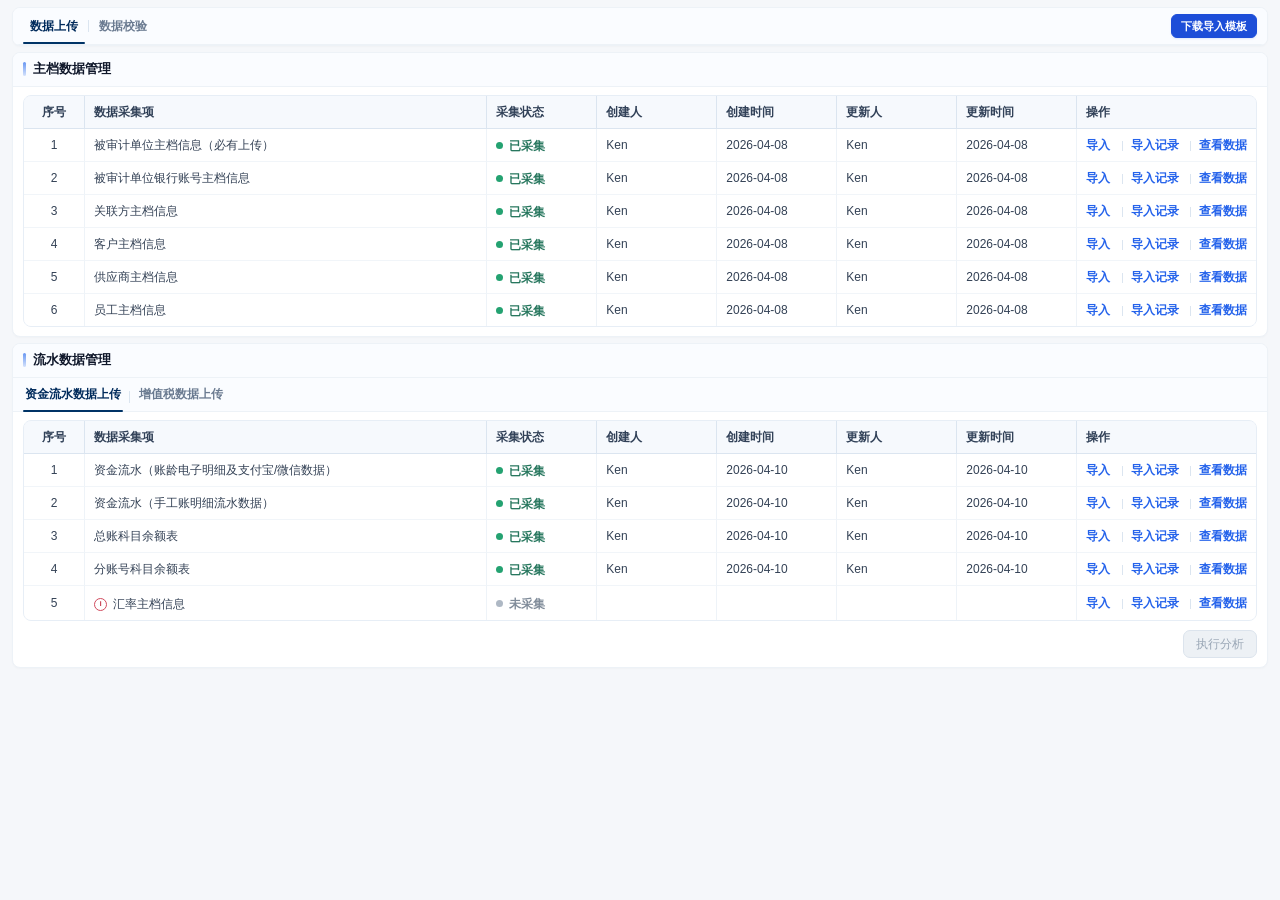
<file: fragments/data-management.html>
<!DOCTYPE html>
<html lang="zh-Hans-CN">
<head>
  <meta charset="utf-8"/>
  <meta name="viewport" content="width=device-width, initial-scale=1"/>
  <link rel="preconnect" href="https://cdnjs.cloudflare.com" crossorigin/>
  <link rel="preload" href="https://cdnjs.cloudflare.com/ajax/libs/font-awesome/6.4.0/css/all.min.css" as="style" onload="this.onload=null;this.rel='stylesheet'"/>
  <noscript><link rel="stylesheet" href="https://cdnjs.cloudflare.com/ajax/libs/font-awesome/6.4.0/css/all.min.css"/></noscript>
  <script defer src="../assets/vendor/echarts/echarts.min.js?v=5.6.0-local"></script>
  <link rel="stylesheet" href="../assets/css/base.css?v=20260827-tyc-sync1"/>
  <link rel="stylesheet" href="../assets/css/components/year-expansion.css?v=20260920-3"/>
  <link rel="stylesheet" href="../assets/css/pages/bank-analysis.css?v=20260811-data-management19"/>
  <link rel="stylesheet" href="../assets/css/pages/account.css?v=20260811-data-management19"/>
  <link rel="stylesheet" href="../assets/css/pages/workingpaper.css?v=20260827-pager-select1"/>
  <link rel="stylesheet" href="../assets/css/pages/bank-analysis-compact.css?v=20260907-table-align3"/>
  <link rel="stylesheet" href="../assets/css/pages/data-upload.css?v=20260828-upload-status4"/>
  <link rel="stylesheet" href="../assets/css/pages/data-validation.css?v=20260827-pager-select1"/>
  <link rel="stylesheet" href="../assets/css/pages/data-management.css?v=20260921-reconcile-switch5"/>
  <title>数据上传及管理</title>
  <script>
    if (new URLSearchParams(location.search).get('embed')) {
      document.documentElement.classList.add('dm-embedded-module');
    }
  </script>
</head>
<body>
<div class="data-validation-page data-management-page">
  <div class="tab-container data-validation-tab-card data-management-tab-card">
    <div class="tabbar" id="dataManagementTabs">
      <button class="tab active" type="button" data-management-tab="upload">数据上传</button>
      <button class="tab" type="button" data-management-tab="verify">数据校验</button>
      <button class="du-template-btn dm-template-btn" type="button">下载导入模板</button>
      <i class="inkbar" id="dataManagementInkbar"></i>
    </div>
  </div>

  <section class="dm-tab-pane tab-pane active" id="pane-upload" data-management-pane="upload">
    <div class="tab-scroll dm-upload-scroll">
      <div class="du-page dm-upload-content">
        <!-- 主档数据管理 -->
            <section class="du-card">
              <div class="du-card-head">
                <div class="du-card-title">
                  <span class="du-card-bar"></span>
                  <span>主档数据管理</span>
                </div>
              </div>
        
              <div class="du-table-wrap">
                <table class="du-table">
                  <thead>
                    <tr>
                      <th style="width:60px;">序号</th>
                      <th>数据采集项</th>
                      <th style="width:110px;">采集状态</th>
                      <th style="width:120px;">创建人</th>
                      <th style="width:120px;">创建时间</th>
                      <th style="width:120px;">更新人</th>
                      <th style="width:120px;">更新时间</th>
                      <th style="width:140px;">操作</th>
                    </tr>
                  </thead>
                  <tbody>
                    <tr>
                      <td>1</td>
                      <td>被审计单位主档信息（必有上传）</td>
                      <td><span class="du-status done"><i></i> 已采集</span></td>
                      <td>Ken</td>
                      <td>2026-04-08</td>
                      <td>Ken</td>
                      <td>2026-04-08</td>
                      <td class="du-actions">
                        <a href="javascript:void(0)">导入</a>
                        <a href="javascript:void(0)">导入记录</a>
                        <a href="javascript:void(0)">查看数据</a>
                      </td>
                    </tr>
                    <tr data-issue-focus="bank-account-master">
                      <td>2</td>
                      <td>被审计单位银行账号主档信息</td>
                      <td><span class="du-status done"><i></i> 已采集</span></td>
                      <td>Ken</td>
                      <td>2026-04-08</td>
                      <td>Ken</td>
                      <td>2026-04-08</td>
                      <td class="du-actions">
                        <a href="javascript:void(0)">导入</a>
                        <a href="javascript:void(0)">导入记录</a>
                        <a href="javascript:void(0)">查看数据</a>
                      </td>
                    </tr>
                    <tr>
                      <td>3</td>
                      <td>关联方主档信息</td>
                      <td><span class="du-status done"><i></i> 已采集</span></td>
                      <td>Ken</td>
                      <td>2026-04-08</td>
                      <td>Ken</td>
                      <td>2026-04-08</td>
                      <td class="du-actions">
                        <a href="javascript:void(0)">导入</a>
                        <a href="javascript:void(0)">导入记录</a>
                        <a href="javascript:void(0)">查看数据</a>
                      </td>
                    </tr>
                    <tr>
                      <td>4</td>
                      <td>客户主档信息</td>
                      <td><span class="du-status done"><i></i> 已采集</span></td>
                      <td>Ken</td>
                      <td>2026-04-08</td>
                      <td>Ken</td>
                      <td>2026-04-08</td>
                      <td class="du-actions">
                        <a href="javascript:void(0)">导入</a>
                        <a href="javascript:void(0)">导入记录</a>
                        <a href="javascript:void(0)">查看数据</a>
                      </td>
                    </tr>
                    <tr>
                      <td>5</td>
                      <td>供应商主档信息</td>
                      <td><span class="du-status done"><i></i> 已采集</span></td>
                      <td>Ken</td>
                      <td>2026-04-08</td>
                      <td>Ken</td>
                      <td>2026-04-08</td>
                      <td class="du-actions">
                        <a href="javascript:void(0)">导入</a>
                        <a href="javascript:void(0)">导入记录</a>
                        <a href="javascript:void(0)">查看数据</a>
                      </td>
                    </tr>
                    <tr>
                      <td>6</td>
                      <td>员工主档信息</td>
                      <td><span class="du-status done"><i></i> 已采集</span></td>
                      <td>Ken</td>
                      <td>2026-04-08</td>
                      <td>Ken</td>
                      <td>2026-04-08</td>
                      <td class="du-actions">
                        <a href="javascript:void(0)">导入</a>
                        <a href="javascript:void(0)">导入记录</a>
                        <a href="javascript:void(0)">查看数据</a>
                      </td>
                    </tr>
                  </tbody>
                </table>
              </div>
            </section>
        
            <!-- 流水数据管理 -->
            <section class="du-card">
              <div class="du-card-head">
                <div class="du-card-title">
                  <span class="du-card-bar"></span>
                  <span>流水数据管理</span>
                </div>
              </div>
        
              <div class="du-tabbar" id="duUploadTabs">
                <button class="du-tab active" data-upload-tab="bank" type="button">资金流水数据上传</button>
                <button class="du-tab" data-upload-tab="vat" type="button">增值税数据上传</button>
              </div>
        
              <div class="du-table-wrap du-upload-panel active" data-upload-panel="bank">
                <table class="du-table">
                  <thead>
                    <tr>
                      <th style="width:60px;">序号</th>
                      <th>数据采集项</th>
                      <th style="width:110px;">采集状态</th>
                      <th style="width:120px;">创建人</th>
                      <th style="width:120px;">创建时间</th>
                      <th style="width:120px;">更新人</th>
                      <th style="width:120px;">更新时间</th>
                      <th style="width:140px;">操作</th>
                    </tr>
                  </thead>
                  <tbody>
                    <tr data-issue-focus="bank-upload">
                      <td>1</td>
                      <td>资金流水（账龄电子明细及支付宝/微信数据）</td>
                      <td><span class="du-status done"><i></i> 已采集</span></td>
                      <td>Ken</td>
                      <td>2026-04-10</td>
                      <td>Ken</td>
                      <td>2026-04-10</td>
                      <td class="du-actions">
                        <a href="javascript:void(0)">导入</a>
                        <a href="javascript:void(0)">导入记录</a>
                        <a href="javascript:void(0)">查看数据</a>
                      </td>
                    </tr>
                    <tr>
                      <td>2</td>
                      <td>资金流水（手工账明细流水数据）</td>
                      <td><span class="du-status done"><i></i> 已采集</span></td>
                      <td>Ken</td>
                      <td>2026-04-10</td>
                      <td>Ken</td>
                      <td>2026-04-10</td>
                      <td class="du-actions">
                        <a href="javascript:void(0)">导入</a>
                        <a href="javascript:void(0)">导入记录</a>
                        <a href="javascript:void(0)">查看数据</a>
                      </td>
                    </tr>
                    <tr>
                      <td>3</td>
                      <td>总账科目余额表</td>
                      <td><span class="du-status done"><i></i> 已采集</span></td>
                      <td>Ken</td>
                      <td>2026-04-10</td>
                      <td>Ken</td>
                      <td>2026-04-10</td>
                      <td class="du-actions">
                        <a href="javascript:void(0)">导入</a>
                        <a href="javascript:void(0)">导入记录</a>
                        <a href="javascript:void(0)">查看数据</a>
                      </td>
                    </tr>
                    <tr>
                      <td>4</td>
                      <td>分账号科目余额表</td>
                      <td><span class="du-status done"><i></i> 已采集</span></td>
                      <td>Ken</td>
                      <td>2026-04-10</td>
                      <td>Ken</td>
                      <td>2026-04-10</td>
                      <td class="du-actions">
                        <a href="javascript:void(0)">导入</a>
                        <a href="javascript:void(0)">导入记录</a>
                        <a href="javascript:void(0)">查看数据</a>
                      </td>
                    </tr>
                    <tr data-issue-focus="exchange-rate">
                      <td>5</td>
                      <td><span class="du-item-with-issue"><i class="du-item-issue-icon" aria-hidden="true">i</i><span>汇率主档信息</span></span></td>
                      <td><span class="du-status pending"><i></i> 未采集</span></td>
                      <td></td>
                      <td></td>
                      <td></td>
                      <td></td>
                      <td class="du-actions">
                        <a href="javascript:void(0)">导入</a>
                        <a href="javascript:void(0)">导入记录</a>
                        <a href="javascript:void(0)">查看数据</a>
                      </td>
                    </tr>
                  </tbody>
                </table>
              </div>
        
              <div class="du-table-wrap du-upload-panel" data-upload-panel="vat">
                <table class="du-table">
                  <thead>
                    <tr>
                      <th style="width:60px;">序号</th>
                      <th>数据采集项</th>
                      <th style="width:110px;">采集状态</th>
                      <th style="width:120px;">创建人</th>
                      <th style="width:120px;">创建时间</th>
                      <th style="width:120px;">更新人</th>
                      <th style="width:120px;">更新时间</th>
                      <th style="width:140px;">操作</th>
                    </tr>
                  </thead>
                  <tbody>
                    <tr>
                      <td>1</td>
                      <td>增值税销项税发票清单</td>
                      <td><span class="du-status done"><i></i> 已采集</span></td>
                      <td>Ken</td>
                      <td>2026-04-12</td>
                      <td>Ken</td>
                      <td>2026-04-12</td>
                      <td class="du-actions">
                        <a href="javascript:void(0)">导入</a>
                        <a href="javascript:void(0)">导入记录</a>
                        <a href="javascript:void(0)">查看数据</a>
                      </td>
                    </tr>
                    <tr>
                      <td>2</td>
                      <td>增值税进项税发票清单</td>
                      <td><span class="du-status done"><i></i> 已采集</span></td>
                      <td>Ken</td>
                      <td>2026-04-12</td>
                      <td>Ken</td>
                      <td>2026-04-12</td>
                      <td class="du-actions">
                        <a href="javascript:void(0)">导入</a>
                        <a href="javascript:void(0)">导入记录</a>
                        <a href="javascript:void(0)">查看数据</a>
                      </td>
                    </tr>
                    <tr>
                      <td>3</td>
                      <td>增值税申报表</td>
                      <td><span class="du-status done"><i></i> 已采集</span></td>
                      <td>Ken</td>
                      <td>2026-04-12</td>
                      <td>Ken</td>
                      <td>2026-04-12</td>
                      <td class="du-actions">
                        <a href="javascript:void(0)">导入</a>
                        <a href="javascript:void(0)">导入记录</a>
                        <a href="javascript:void(0)">查看数据</a>
                      </td>
                    </tr>
                  </tbody>
                </table>
              </div>
        
              <div class="du-footer">
                <button class="du-analyze-btn" type="button" disabled>执行分析</button>
              </div>
            </section>
          </div>
    </div>
  </section>

  <section class="dm-tab-pane tab-pane" id="pane-verify" data-management-pane="verify" hidden>
    <div class="tab-scroll">
      <div class="dm-pane-content">
      <div class="card dm-data-issues-card" id="dataIssueOverview">
        <div class="head">
          <div class="title">数据问题概览</div>
          <div class="dm-issue-count"><strong>4</strong><span>项待处理</span></div>
        </div>
        <div class="content dm-issue-list">
          <div class="dm-issue-row">
            <span class="dm-issue-dot" aria-hidden="true"></span>
            <div class="dm-issue-main">
              <b>未认领流水</b>
              <span>存在未认领的原始流水文件，请及时认领。</span>
            </div>
            <button class="dm-issue-link" type="button" data-issue-target="bank-upload">点击跳转 »</button>
          </div>
          <div class="dm-issue-row">
            <span class="dm-issue-dot" aria-hidden="true"></span>
            <div class="dm-issue-main">
              <b>被审计单位银行账号主档不完整</b>
              <span>资金流水中存在未在被审计单位银行账号主档维护的账号，请补充银行账号主档。</span>
            </div>
            <button class="dm-issue-link" type="button" data-issue-target="bank-account-master">点击跳转 »</button>
          </div>
          <div class="dm-issue-row">
            <span class="dm-issue-dot" aria-hidden="true"></span>
            <div class="dm-issue-main">
              <b>汇率主档不完整</b>
              <span>存在汇率未转换的流水，请及时补充汇率主档。</span>
            </div>
            <button class="dm-issue-link" type="button" data-issue-target="exchange-rate">点击跳转 »</button>
          </div>
          <div class="dm-issue-row">
            <span class="dm-issue-dot" aria-hidden="true"></span>
            <div class="dm-issue-main">
              <b>当日余额不连续</b>
              <span>存在当日余额不连续的流水文件，请在余额连续性校验中处理并确认。</span>
            </div>
            <button class="dm-issue-link" type="button" data-issue-target="balance-check">点击跳转 »</button>
          </div>
        </div>
      </div>
      <!-- ========== 账号总览 ========== -->
<div class="card dm-balance-continuity-card">
<div class="head">
<div class="title">账号总览</div>
<div class="account-scope-tabs" id="validationAccountScopeTabs" role="tablist" aria-label="账号总览交易范围">
<button class="is-active" type="button" role="tab" aria-selected="true" data-validation-account-scope="included">包含被审计单位间往来</button>
<button type="button" role="tab" aria-selected="false" data-validation-account-scope="excluded">剔除被审计单位间往来</button>
</div>
<!-- 紧跟标题：业务逻辑 / 操作提示 -->
<!-- 右侧：自定义表头 / 生成分析结果 -->
<div style="margin-left:auto;display:flex;gap:8px;align-items:center;">
<button class="btn" id="btnCustomizeCols">自定义表头</button>
<button class="btn primary" id="btnBalanceAnalyze">生成分析结果</button>
</div>
</div>
<div class="content">
<!-- 校验状态图例 -->
<div class="small account-check-legend">
<span><i class="chk-dot chk-warn"></i>当日余额不连续</span>
<span><i class="chk-dot chk-none"></i>无流水数据</span>
<span><i class="chk-dot chk-ok"></i>检验无误</span>
<span><i class="chk-dot chk-err"></i>余额错误</span>
</div>
<!-- 总览表 -->
<div class="account-summary-table-wrap">
<div class="check-scope" id="checkScope">
<table class="table" id="tblAccountSummary">
<thead>
<tr>
<th class="dm-account-fixed-col dm-account-fixed-1">被审计单位公司</th>
<th class="dm-account-fixed-col dm-account-fixed-2">本方账号</th>
<th class="dm-account-fixed-col dm-account-fixed-3">银行名称</th>
<th class="monthly-flow-head no-sort dm-account-fixed-col dm-account-fixed-4">月度流入/流出</th>
<th>流入总额</th>
<th>流出总额</th>
<th>交易总额</th>
<th>交易总额占比</th>
<th>交易笔数</th>
<th>对手方数量</th>
<th>流水文件</th>
<th class="no-sort">操作</th>
<th class="check-col no-sort">
<div class="check-head">
<button class="arrow-btn" id="btnToggleCheck" title="展开/收起三年校验月份">
<svg aria-hidden="true" viewbox="0 0 16 16">
<path d="M6.2 3.5l5 4.5-5 4.5V3.5z"></path>
</svg>
</button>
<span>校验情况</span>
<span class="check-nav" aria-label="切换校验月份">
<button class="check-nav-btn" id="checkScrollPrev" type="button" title="向前查看月份">‹</button>
<button class="check-nav-btn" id="checkScrollNext" type="button" title="向后查看月份">›</button>
</span>
</div>
<div class="check-window check-window-head">
<div class="y-labels">
<span class="y y-2023">2023</span>
<span class="sep-label">｜</span>
<span class="y y-2024">2024</span>
<span class="sep-label">｜</span>
<span class="y y-2025">2025</span>
</div>
</div>
</th>
</tr>
</thead>
<tbody id="accountSummaryBody">
<!-- 合计行 -->
<tr class="sum-row">
<td><strong>合计</strong></td><td></td><td></td>
<td></td>
<td style="color:var(--flow-in)"><strong>3,596,044K</strong></td><td style="color:var(--flow-out)"><strong>2,551,804K</strong></td><td><strong>6,147,847K</strong></td>
<td><strong>100.00%</strong></td><td><strong>6,398</strong></td><td><strong>401</strong></td><td></td><td></td>
<td class="check-col">
<div class="check-window">
<div class="months-grid">
<span class="month-num col-2023">1</span><span class="month-num col-2023">2</span>
<span class="month-num col-2023">3</span><span class="month-num col-2023">4</span>
<span class="month-num col-2023">5</span><span class="month-num col-2023">6</span>
<span class="month-num col-2023">7</span><span class="month-num col-2023">8</span>
<span class="month-num col-2023">9</span><span class="month-num col-2023">10</span>
<span class="month-num col-2023">11</span><span class="month-num col-2023">12</span>
<span class="col-sep"></span>
<span class="month-num">1</span><span class="month-num">2</span>
<span class="month-num">3</span><span class="month-num">4</span>
<span class="month-num">5</span><span class="month-num">6</span>
<span class="month-num">7</span><span class="month-num">8</span>
<span class="month-num">9</span><span class="month-num">10</span>
<span class="month-num">11</span><span class="month-num">12</span>
</div>
</div>
</td>
</tr>
<!-- 数据行（仅一行圆点） -->
<tr>
<td>华东制造集团有限公司</td>
<td>1001***0821</td>
<td>工行上海分行</td>
<td class="monthly-flow-cell"><div class="monthly-flow-bars" aria-label="月度流入流出分布"></div></td>
<td style="color:var(--flow-in)">3,596,044K</td>
<td style="color:var(--flow-out)">2,551,804K</td>
<td><b>6,147,847K</b></td>
<td>100.00%</td>
<td>6,398</td>
<td>401</td>
<td>1</td>
<td class="actions">
<a href="javascript:void(0)" title="账号详情"><i class="fa-solid fa-eye"></i></a>
<a href="#" title="文件详情"><i class="fa-regular fa-file-lines"></i></a>
</td>
<td class="check-col">
<div class="check-window">
<div class="months-grid check-row">
<i class="chk-dot chk-ok col-2023" title="2023-01"></i>
<i class="chk-dot chk-ok col-2023" title="2023-02"></i>
<i class="chk-dot chk-err col-2023" title="2023-03"></i>
<i class="chk-dot chk-ok col-2023" title="2023-04"></i>
<i class="chk-dot chk-ok col-2023" title="2023-05"></i>
<i class="chk-dot chk-ok col-2023" title="2023-06"></i>
<i class="chk-dot chk-warn col-2023" title="2023-07"></i>
<i class="chk-dot chk-ok col-2023" title="2023-08"></i>
<i class="chk-dot chk-ok col-2023" title="2023-09"></i>
<i class="chk-dot chk-ok col-2023" title="2023-10"></i>
<i class="chk-dot chk-err col-2023" title="2023-11"></i>
<i class="chk-dot chk-ok col-2023" title="2023-12"></i>
<span class="col-sep"></span>
<i class="chk-dot chk-ok" title="2024-01"></i>
<i class="chk-dot chk-ok" title="2024-02"></i>
<i class="chk-dot chk-ok" title="2024-03"></i>
<i class="chk-dot chk-warn" title="2024-04"></i>
<i class="chk-dot chk-ok" title="2024-05"></i>
<i class="chk-dot chk-ok" title="2024-06"></i>
<i class="chk-dot chk-none" title="2024-07"></i>
<i class="chk-dot chk-ok" title="2024-08"></i>
<i class="chk-dot chk-ok" title="2024-09"></i>
<i class="chk-dot chk-ok" title="2024-10"></i>
<i class="chk-dot chk-err" title="2024-11"></i>
<i class="chk-dot chk-ok" title="2024-12"></i>
</div>
</div>
</td>
</tr>
</tbody>
</table>
</div>
</div>
<div class="pagination" id="pagination-account"></div>
</div>
</div>
      <div class="card">
      <div class="head">
      <div class="title">缺失账号</div>
      <div class="head-inline bank-help-actions">
      <button class="btn account-help-btn bank-help-logic" type="button"><i class="fa-regular fa-lightbulb"></i>业务逻辑</button>
      <button class="btn account-help-btn bank-help-tips" type="button"><i class="fa-regular fa-circle-question"></i>操作提示</button>
      </div>
      <div style="margin-left:auto;display:flex;gap:8px;align-items:center;">
      <button class="btn primary" id="btnAnalyze">生成分析结果</button>
      <button class="btn primary" id="btnFlow">生成流水</button>
      </div>
      </div>
      <div class="content">
      <div class="verify-metric-strip">
      <div class="top-item"><div class="lbl small">交易总额</div><div class="num">286,420 K</div></div>
      <div class="top-item"><div class="lbl small">流入本方总额</div><div class="num" style="color:var(--flow-in)">
      171,260 K
      </div></div>
      <div class="top-item"><div class="lbl small">本方流出总额</div><div class="num" style="color:var(--flow-out)">
      115,160 K</div></div>
      <div class="top-item"><div class="lbl small">已解释/总数</div><div class="num">2 / 8</div></div>
      </div>
      <div style="overflow:auto;">
      <table class="table" id="tblMissingSameName">
      <thead>
      <tr>
      <th class="no-sort no-filter">对手方名称（被审计单位）</th>
      <th class="no-filter">缺失银行账号</th>
      <th class="no-filter">流入本方总额</th>
      <th class="no-filter">占比</th>
      <th class="no-filter">本方流出总额</th>
      <th class="no-filter">占比</th>
      <th class="no-filter">交易次数</th>
      <th class="no-filter">占比</th>
      <th class="no-sort no-filter">缺失原因</th>
      <th class="no-sort no-filter">支持性文件索引</th>
      <th class="no-sort no-filter">操作</th>
      </tr>
      </thead>
      <tbody>
      <!-- ====== 汇总行（可展开/收起） ====== -->
      <tr class="group-row" data-group="abc">
      <td>
      <button class="expand-btn expanded" type="button" title="展开/收起明细" aria-label="展开或收起缺失账号明细" aria-expanded="true"></button>
      <strong>华东制造集团有限公司</strong>　<span class="text-muted">已解释/总数：2/8</span>
      </td>
      <td></td>
      <td style="color:var(--flow-in)"><strong>1,253,100K</strong></td>
      <td><strong>100.00%</strong></td>
      <td style="color:var(--flow-out)"><strong>105,000K</strong></td>
      <td><strong>100.00%</strong></td>
      <td><strong>45</strong></td>
      <td><strong>100.00%</strong></td>
      <td><input class="ba-note-input" placeholder="填写缺失原因"/></td>
      <td></td>
      <td></td>
      </tr>
      <!-- ====== 明细行（默认显示） ====== -->
      <tr class="detail-row group-abc">
      <td>　└ 华东制造集团有限公司</td>
      <td>6214 **** 8890</td>
      <td style="color:var(--flow-in)">1,021,100K</td>
      <td>81.49%</td>
      <td style="color:var(--flow-out)">0K</td>
      <td>0.00%</td>
      <td>37</td>
      <td>82.22%</td>
      <td><input class="ba-note-input" placeholder="填写缺失原因"/></td>
      <td></td>
      <td class="actions">
      <button class="dm-account-action-btn dm-missing-file-action" type="button" title="查看文件详情" aria-label="查看文件详情"><svg viewBox="0 0 24 24" aria-hidden="true"><path d="M6 3.5h8l4 4V20.5H6Z"></path><path d="M14 3.5v4h4M9 12h6M9 16h6"></path></svg></button>
      </td>
      </tr>
      <tr class="detail-row group-abc">
      <td>　└ 华东制造集团有限公司</td>
      <td>3941 **** 2193</td>
      <td style="color:var(--flow-in)">232,000K</td>
      <td>18.51%</td>
      <td style="color:var(--flow-out)">2,000K</td>
      <td>1.90%</td>
      <td>6</td>
      <td>13.33%</td>
      <td><input class="ba-note-input" placeholder="填写缺失原因"/></td>
      <td></td>
      <td class="actions">
      <button class="dm-account-action-btn dm-missing-file-action" type="button" title="查看文件详情" aria-label="查看文件详情"><svg viewBox="0 0 24 24" aria-hidden="true"><path d="M6 3.5h8l4 4V20.5H6Z"></path><path d="M14 3.5v4h4M9 12h6M9 16h6"></path></svg></button>
      </td>
      </tr>
      <tr class="detail-row group-abc">
      <td>　└ 华东制造集团有限公司</td>
      <td>2170 **** 7797</td>
      <td style="color:var(--flow-in)">0K</td>
      <td>0.00%</td>
      <td style="color:var(--flow-out)">8,000K</td>
      <td>7.62%</td>
      <td>1</td>
      <td>2.22%</td>
      <td><input class="ba-note-input" placeholder="填写缺失原因"/></td>
      <td></td>
      <td class="actions">
      <button class="dm-account-action-btn dm-missing-file-action" type="button" title="查看文件详情" aria-label="查看文件详情"><svg viewBox="0 0 24 24" aria-hidden="true"><path d="M6 3.5h8l4 4V20.5H6Z"></path><path d="M14 3.5v4h4M9 12h6M9 16h6"></path></svg></button>
      </td>
      </tr>
      <tr class="detail-row group-abc">
      <td>　└ 华东制造集团有限公司</td>
      <td>5784 **** 7907</td>
      <td style="color:var(--flow-in)">0K</td>
      <td>0.00%</td>
      <td style="color:var(--flow-out)">95,000K</td>
      <td>90.48%</td>
      <td>1</td>
      <td>2.22%</td>
      <td><input class="ba-note-input" placeholder="填写缺失原因"/></td>
      <td></td>
      <td class="actions">
      <button class="dm-account-action-btn dm-missing-file-action" type="button" title="查看文件详情" aria-label="查看文件详情"><svg viewBox="0 0 24 24" aria-hidden="true"><path d="M6 3.5h8l4 4V20.5H6Z"></path><path d="M14 3.5v4h4M9 12h6M9 16h6"></path></svg></button>
      </td>
      </tr>
      </tbody>
      </table>
      </div>
      </div>
      </div>
      <div class="dm-reconcile-cards" id="dmReconcileCards" aria-hidden="true">
      <div class="card">
      <div class="head"><div class="title">总额账表核对</div><div class="head-inline bank-help-actions"><button class="btn account-help-btn bank-help-logic" type="button"><i class="fa-regular fa-lightbulb"></i>业务逻辑</button><button class="btn account-help-btn bank-help-tips" type="button"><i class="fa-regular fa-circle-question"></i>操作提示</button></div><div class="dm-reconcile-actions"><button class="btn" type="button" data-reconcile-edit="general">编辑</button><button class="btn" type="button" onclick="window.openBankColumnChooser?.(this,this.closest('.card').querySelector('table'))">自定义表头</button><button class="btn primary" type="button" data-reconcile-import="general">导入总帐科目余额表</button><input type="file" data-reconcile-import-file="general" accept=".xlsx,.xls,.csv" hidden><button class="btn primary" type="button" data-reconcile-export="general">生成分析结果</button></div></div>
      <div class="content"><div class="dm-reconcile-procedure-note"><strong>核查程序说明1：</strong><span>下表将发行人科目余额表中货币资金-银行存款的发生额及余额，与已导入Audit Compass的该公司银行流水汇总数据进行核对，以验证银行存款账面记录的完整性，识别是否存在未入账的资金往来。</span></div><div style="overflow:auto"><table class="table bank-reconcile-table">
      <thead><tr><th rowspan="2">公司名称</th><th rowspan="2" class="reconcile-year-head"><span>对账</span><span>年份</span></th><th rowspan="2">原币</th><th colspan="4">资金流水数据</th><th colspan="4">科目余额表-总账数据</th><th colspan="4">差异对比</th><th rowspan="2" class="no-sort">差异说明</th><th rowspan="2" data-default-hidden="true">更新人</th><th rowspan="2" data-default-hidden="true">更新时间</th></tr><tr><th><span>期初金额</span><em>a1</em></th><th><span>流入金额</span><em>b1</em></th><th><span>流出金额</span><em>c1</em></th><th><span>期末金额</span><em>d1</em></th><th><span>账面期初金额</span><em>a2</em></th><th><span>账面流出金额</span><em>b2</em></th><th><span>账面流入金额</span><em>c2</em></th><th><span>账面期末金额</span><em>d2</em></th><th><span>期初差异</span><em>a1-a2</em></th><th><span>借方差异</span><em>b1-b2</em></th><th><span>贷方差异</span><em>c1-c2</em></th><th><span>期末差异</span><em>d1-d2</em></th></tr></thead>
      <tbody id="generalLedgerReconcileBody"><tr><td>华东制造集团有限公司</td><td>发行人</td><td>2025</td><td>RMB</td><td>1,218,000</td><td class="amount-in">243,344K</td><td class="amount-out">221,614K</td><td>1,239,730</td><td>1,218,000</td><td>221,614</td><td>243,344</td><td>1,239,730</td><td>0</td><td>0</td><td>0</td><td>0</td><td><input class="ba-note-input" value="核对一致"/></td><td></td></tr><tr><td>华东制造集团有限公司</td><td>发行人</td><td>2025</td><td>RMB</td><td>1,896,000</td><td class="amount-in">282,511K</td><td class="amount-out">261,319K</td><td>1,917,192</td><td>1,896,000</td><td>261,319</td><td>282,511</td><td>1,917,192</td><td>0</td><td>0</td><td>0</td><td>0</td><td><input class="ba-note-input" value="核对一致"/></td><td></td></tr></tbody>
      </table></div><div class="pagination reconcile-pagination" id="generalLedgerReconcilePager"></div></div></div>
      <div class="card">
      <div class="head"><div class="title">分账号账表核对</div><div class="head-inline bank-help-actions"><button class="btn account-help-btn bank-help-logic" type="button"><i class="fa-regular fa-lightbulb"></i>业务逻辑</button><button class="btn account-help-btn bank-help-tips" type="button"><i class="fa-regular fa-circle-question"></i>操作提示</button></div><div class="dm-reconcile-actions"><button class="btn" type="button" data-reconcile-edit="account">编辑</button><button class="btn" type="button" onclick="window.openBankColumnChooser?.(this,this.closest('.card').querySelector('table'))">自定义表头</button><button class="btn primary" type="button" data-reconcile-import="account">导入分账号科目余额表</button><input type="file" data-reconcile-import-file="account" accept=".xlsx,.xls,.csv" hidden><button class="btn primary" type="button" data-reconcile-export="account">生成分析结果</button></div></div>
      <div class="content"><div class="dm-reconcile-procedure-note"><strong>核查程序说明2：</strong><span>下表将发行人的货币资金-银行存款按银行账号的科目余额或明细账，与已导入Audit Compass的流水按账号进行核对，以验证银行存款账面记录的完整性，识别是否存在未入账的资金往来。</span></div><div style="overflow:auto"><table class="table bank-reconcile-table">
      <thead><tr><th rowspan="2">公司名称</th><th rowspan="2">银行账号</th><th rowspan="2">开户银行</th><th rowspan="2" class="reconcile-year-head"><span>对账</span><span>年份</span></th><th rowspan="2">原币</th><th colspan="4">资金流水数据</th><th colspan="4">科目余额表-分账号数据</th><th colspan="4">差异对比</th><th rowspan="2" class="no-sort">差异说明</th><th rowspan="2" data-default-hidden="true">更新人</th><th rowspan="2" data-default-hidden="true">更新时间</th></tr><tr><th><span>期初金额</span><em>a1</em></th><th><span>流入金额</span><em>b1</em></th><th><span>流出金额</span><em>c1</em></th><th><span>期末金额</span><em>d1</em></th><th><span>账面期初金额</span><em>a2</em></th><th><span>账面流出金额</span><em>b2</em></th><th><span>账面流入金额</span><em>c2</em></th><th><span>账面期末金额</span><em>d2</em></th><th><span>期初差异</span><em>a1-a2</em></th><th><span>借方差异</span><em>b1-b2</em></th><th><span>贷方差异</span><em>c1-c2</em></th><th><span>期末差异</span><em>d1-d2</em></th></tr></thead>
      <tbody id="accountReconcileBody"><tr><td>华东制造集团有限公司</td><td>发行人</td><td>1001***0821</td><td>工行上海分行</td><td>银行流水</td><td>2025</td><td>RMB</td><td>1,128,000</td><td class="amount-in">140,680K</td><td class="amount-out">128,640K</td><td>1,140,040</td><td>1,128,000</td><td>128,640</td><td>140,680</td><td>1,140,040</td><td>0</td><td>0</td><td>0</td><td>0</td><td><input class="ba-note-input" value="核对一致"/></td><td></td></tr><tr><td>上海星河科技有限公司</td><td>发行人</td><td>1002***4186</td><td>建行上海分行</td><td>银行流水</td><td>2025</td><td>RMB</td><td>915,000</td><td class="amount-in">112,430K</td><td class="amount-out">103,260K</td><td>924,170</td><td>915,000</td><td>103,260</td><td>112,430</td><td>924,170</td><td>0</td><td>0</td><td>0</td><td>0</td><td><input class="ba-note-input" value="核对一致"/></td><td></td></tr></tbody>
      </table></div><div class="pagination reconcile-pagination" id="accountReconcilePager"></div></div></div>
      </div>
      </div>
    </div>
  </section>

  <section class="dm-tab-pane tab-pane" id="pane-scope-control" data-management-pane="scope-control" hidden>
    <div class="tab-scroll">
      <div class="dm-pane-content">
      <div class="card dm-scope-card">
        <div class="head">
          <div class="title">分析范围清单核对</div>
          <div class="dm-master-source"><span class="dm-master-source-icon" aria-hidden="true">工</span><span>外部工商数据：天眼查</span><b id="dmMasterSyncState">最近更新：2026-08-14 09:30</b></div>
          <button class="btn primary" id="dmMasterExportBtn" type="button">生成分析结果</button>
          <button class="btn primary" id="dmMasterFetchBtn" type="button"><span class="dm-button-symbol" aria-hidden="true">↻</span>更新被审计单位天眼查信息</button>
        </div>
        <div class="content">
          <div class="dm-master-view-pane is-active" data-master-view-pane="audited">
            <div class="dm-master-scope-summary">
              <div class="dm-master-stat is-external"><span>天眼查集团内公司个数</span><b>18</b><small>个</small></div>
              <div class="dm-master-stat is-total"><span>主档被审计单位个数</span><b>16</b><small>个</small></div>
              <div class="dm-master-stat is-match"><span>两方共同包含</span><b id="dmMasterMatchedCount">13</b><small>个</small></div>
              <div class="dm-master-stat is-diff"><span>缺失个数（已解释/总共）</span><b id="dmMasterPendingCount">8</b><small>个</small></div>
            </div>
            <div class="dm-master-table-wrap tyc-sync-surface">
              <table class="table dm-master-table" id="dmMasterCheckTable">
                <thead><tr>
                  <th class="no-sort-only">公司名称</th><th class="no-sort-only">投资方</th><th><span class="dm-master-head-label">持股<br>比例</span></th><th class="no-sort-only"><span class="dm-master-head-label">黑名<br>单</span></th><th><span class="dm-master-head-label">成立<br>日期</span></th><th class="no-sort-only">注册地址</th><th class="no-sort-only">行业</th><th>注册资本</th><th>实收资本</th><th><span class="dm-master-head-label">参保<br>人数</span></th><th class="no-sort-only">董事</th><th class="no-sort-only">监事</th><th class="no-sort-only">高管</th><th><span class="dm-master-head-label">诉讼<br>数量</span></th><th class="no-sort-only"><span class="dm-master-head-label">天眼查<br>清单</span></th><th class="no-sort-only"><span class="dm-master-head-label">被审计单位<br>主档</span></th><th class="no-sort">操作</th><th class="no-sort">备注</th>
                </tr></thead>
                <tbody id="dmMasterCheckBody"></tbody>
              </table>
            </div>
            <div class="pagination dm-master-pagination" id="dmMasterCheckPager"></div>
          </div>
          <div class="dm-master-view-pane" data-master-view-pane="related" hidden>
            <div class="dm-master-scope-summary">
              <div class="dm-master-stat is-external"><span>天眼查识别关联方</span><b id="dmRelatedExternalCount">0</b><small>个</small></div>
              <div class="dm-master-stat is-total"><span>关联方主档已维护</span><b id="dmRelatedMasterCount">0</b><small>个</small></div>
              <div class="dm-master-stat is-match"><span>两方共同包含</span><b id="dmRelatedMatchedCount">0</b><small>个</small></div>
              <div class="dm-master-stat is-diff"><span>待补充至主档</span><b id="dmRelatedPendingCount">0</b><small>个</small></div>
            </div>
            <div class="dm-master-table-wrap tyc-sync-surface">
              <table class="table dm-master-table dm-related-master-table" id="dmRelatedMasterTable">
                <thead><tr>
                  <th>关联方名称</th><th>关联关系</th><th>持股比例</th><th>注册资本</th><th>成立日期</th><th>行业</th><th>董事</th><th>监事</th><th>高管</th><th>天眼查清单</th><th>关联方主档</th><th class="no-sort">操作</th><th class="no-sort">备注</th>
                </tr></thead>
                <tbody id="dmRelatedMasterBody"></tbody>
              </table>
            </div>
            <div class="pagination dm-master-pagination" id="dmRelatedMasterPager"></div>
          </div>
          <div class="dm-master-toast" id="dmMasterToast" role="status" aria-live="polite"></div>
        </div>
      </div>
      <div class="card dm-scope-card dm-account-scope-card" id="dmAccountScopeCard">
        <div class="head">
          <div class="title">账号范围分析</div>
          <button class="btn primary" id="dmAccountScopeExportBtn" type="button">生成分析结果</button>
        </div>
        <div class="content">
          <div class="dm-master-scope-summary dm-account-scope-summary">
            <div class="dm-master-stat is-external"><span>账号总数</span><b id="dmAccountScopeTotal">0</b><small>个</small></div>
            <div class="dm-master-stat is-match"><span>银行账号主档已覆盖</span><b id="dmAccountScopeMaster">0</b><small>个</small></div>
            <div class="dm-master-stat is-total"><span>科目余额表已覆盖</span><b id="dmAccountScopeLedger">0</b><small>个</small></div>
            <div class="dm-master-stat is-diff"><span>缺失账号</span><b id="dmAccountScopeMissing">0</b><small>个</small></div>
          </div>
          <div class="dm-master-table-wrap">
            <table class="table dm-master-table dm-account-scope-table" id="dmAccountScopeTable">
              <thead><tr>
                <th>被审计单位公司</th>
                <th>银行账号</th>
                <th class="dm-account-source-head">被审计单位银行账号主档</th>
                <th class="dm-account-source-head">科目余额表</th>
                <th class="dm-account-source-head">资金流水</th>
                <th class="no-sort dm-account-note-head">备注</th>
              </tr></thead>
              <tbody id="dmAccountScopeBody"></tbody>
            </table>
          </div>
          <div class="pagination dm-master-pagination" id="dmAccountScopePager"></div>
        </div>
      </div>
      <div class="dm-reconcile-module" id="dmReconcileModule">
        <div class="dm-reconcile-switchbar">
          <div class="dm-reconcile-switch-copy">
            <strong>账表核对</strong>
            <span>开启后展示总额账表核对与分账号账表核对</span>
          </div>
          <button class="dm-reconcile-switch" id="dmReconcileToggle" type="button" role="switch" aria-checked="false" aria-controls="dmReconcileCards" aria-expanded="false">
            <span class="dm-reconcile-switch-state" id="dmReconcileToggleState">未开启</span>
            <span class="dm-reconcile-switch-track" aria-hidden="true"><span></span></span>
          </button>
        </div>
        <div class="dm-reconcile-mount" id="dmReconcileMount"></div>
      </div>
      </div>
    </div>
  </section>
</div>
<script defer src="../assets/js/core/shared.js?v=20260921-reconcile-switch3"></script>
<script defer src="../assets/js/pages/data-management-balance.js?v=20260920-account-years3"></script>
<script defer src="../assets/js/core/echarts-stable.js?v=20260811-data-management19"></script>
<script>
  (function(){
    const reconciliationModule = document.getElementById('dmReconcileModule');
    const reconciliationMount = document.getElementById('dmReconcileMount');
    const reconciliationCards = document.getElementById('dmReconcileCards');
    const reconciliationToggle = document.getElementById('dmReconcileToggle');
    const reconciliationToggleState = document.getElementById('dmReconcileToggleState');
    if (reconciliationCards && reconciliationMount) reconciliationMount.appendChild(reconciliationCards);

    function syncReconciliationVisibility(enabled){
      if (!reconciliationToggle || !reconciliationCards) return;
      reconciliationCards.setAttribute('aria-hidden', String(!enabled));
      reconciliationToggle.setAttribute('aria-checked', String(enabled));
      reconciliationToggle.setAttribute('aria-expanded', String(enabled));
      reconciliationModule?.classList.toggle('is-enabled', enabled);
      if (reconciliationToggleState) reconciliationToggleState.textContent = enabled ? '已开启' : '未开启';
    }

    if (reconciliationToggle) {
      reconciliationToggle.addEventListener('click', event => {
        event.preventDefault();
        event.stopPropagation();
        syncReconciliationVisibility(reconciliationToggle.getAttribute('aria-checked') !== 'true');
      });
      syncReconciliationVisibility(false);
    }

    const managementRoot = document.querySelector('.data-management-page');
    const managementTabbar = document.getElementById('dataManagementTabs');
    const managementTabs = Array.from(document.querySelectorAll('[data-management-tab]'));
    const managementPanes = Array.from(document.querySelectorAll('[data-management-pane]'));
    const managementInkbar = document.getElementById('dataManagementInkbar');
    const MANAGEMENT_TAB_KEY = 'dataManagement.activeTab';
    const embeddedManagementKey = new URLSearchParams(location.search).get('embed');

    function placeManagementInkbar(tab){
      if (!managementTabbar || !managementInkbar || !tab) return;
      const wrapRect = managementTabbar.getBoundingClientRect();
      const tabRect = tab.getBoundingClientRect();
      managementInkbar.style.left = `${tabRect.left - wrapRect.left + managementTabbar.scrollLeft}px`;
      managementInkbar.style.width = `${tabRect.width}px`;
    }

    function activateManagementPane(key){
      if (!managementRoot || !managementPanes.some(pane => pane.dataset.managementPane === key)) return;
      managementTabs.forEach(tab => {
        const active = tab.dataset.managementTab === key;
        tab.classList.toggle('active', active);
        tab.setAttribute('aria-selected', String(active));
      });
      managementPanes.forEach(pane => {
        const active = pane.dataset.managementPane === key;
        pane.hidden = !active;
        pane.classList.toggle('active', active);
      });
      const activeTab = managementTabs.find(tab => tab.dataset.managementTab === key);
      requestAnimationFrame(() => placeManagementInkbar(activeTab));
      if (!embeddedManagementKey) {
        try { localStorage.setItem(MANAGEMENT_TAB_KEY, key); } catch (error) {}
      }
      requestAnimationFrame(() => window.dispatchEvent(new Event('resize')));
    }

    managementTabs.forEach(tab => {
      tab.addEventListener('click', () => activateManagementPane(tab.dataset.managementTab));
    });

    managementTabbar?.addEventListener('scroll', () => {
      placeManagementInkbar(managementTabs.find(tab => tab.classList.contains('active')));
    }, { passive:true });

    window.addEventListener('resize', () => {
      placeManagementInkbar(managementTabs.find(tab => tab.classList.contains('active')));
    });

    let savedManagementKey = '';
    try { savedManagementKey = localStorage.getItem(MANAGEMENT_TAB_KEY) || ''; } catch (error) {}
    const initialTab = managementTabs.find(tab => tab.dataset.managementTab === savedManagementKey)
      || managementTabs.find(tab => tab.classList.contains('active'))
      || managementTabs[0];
    const initialManagementKey = managementPanes.some(pane => pane.dataset.managementPane === embeddedManagementKey)
      ? embeddedManagementKey
      : (initialTab?.dataset.managementTab || 'upload');
    activateManagementPane(initialManagementKey);

    const uploadTabs = document.querySelectorAll('[data-upload-tab]');
    const uploadPanels = document.querySelectorAll('[data-upload-panel]');
    uploadTabs.forEach(tab => {
      tab.addEventListener('click', () => {
        const target = tab.getAttribute('data-upload-tab');
        uploadTabs.forEach(item => item.classList.toggle('active', item === tab));
        uploadPanels.forEach(panel => panel.classList.toggle('active', panel.getAttribute('data-upload-panel') === target));
      });
    });

    const issueFocusOverlay = document.createElement('div');
    issueFocusOverlay.className = 'dm-issue-focus-overlay';
    issueFocusOverlay.setAttribute('aria-hidden', 'true');
    (document.querySelector('.data-management-page') || document.body).appendChild(issueFocusOverlay);

    let issueFocusTimer = 0;
    let issueFocusDelay = 0;
    let currentIssueFocus = null;

    const updateIssueFocusOverlay = () => {
      if (!currentIssueFocus) return;
      const { elements, mode } = currentIssueFocus;

      if (mode === 'column') {
        const header = elements.find(element => element.matches?.('th.check-col'));
        const lastCell = [...elements].reverse().find(element => element.matches?.('td.check-col'));
        const wrap = header?.closest('.account-summary-table-wrap');
        if (!header || !lastCell || !wrap) return;

        const headerRect = header.getBoundingClientRect();
        const lastCellRect = lastCell.getBoundingClientRect();
        const wrapRect = wrap.getBoundingClientRect();
        const left = Math.max(headerRect.left, wrapRect.left + 1);
        const right = Math.min(headerRect.right, wrapRect.right - 1);
        const top = Math.max(headerRect.top, wrapRect.top + 1, 6);
        const bottom = Math.min(lastCellRect.bottom, wrapRect.bottom - 1, window.innerHeight - 8);

        if (right <= left || bottom <= top) return;
        issueFocusOverlay.style.left = `${Math.round(left)}px`;
        issueFocusOverlay.style.top = `${Math.round(top)}px`;
        issueFocusOverlay.style.width = `${Math.round(right - left)}px`;
        issueFocusOverlay.style.height = `${Math.round(bottom - top)}px`;
        return;
      }

      const visibleRects = elements
        .map(element => element.getBoundingClientRect())
        .filter(rect => rect.width > 0 && rect.height > 0 && rect.bottom > 0 && rect.top < window.innerHeight);
      const fallbackRect = elements[0]?.getBoundingClientRect();
      const rects = visibleRects.length ? visibleRects : (fallbackRect ? [fallbackRect] : []);
      if (!rects.length) return;

      let left = Math.min(...rects.map(rect => rect.left));
      let right = Math.max(...rects.map(rect => rect.right));
      let top = Math.min(...rects.map(rect => rect.top));
      let bottom = Math.max(...rects.map(rect => rect.bottom));

      const wrapRect = elements[0]?.closest('.du-table-wrap')?.getBoundingClientRect();
      if (wrapRect) {
        left = Math.max(left, wrapRect.left + 2);
        right = Math.min(right, wrapRect.right - 2);
      }

      issueFocusOverlay.style.left = `${Math.round(left)}px`;
      issueFocusOverlay.style.top = `${Math.round(top)}px`;
      issueFocusOverlay.style.width = `${Math.max(24, Math.round(right - left))}px`;
      issueFocusOverlay.style.height = `${Math.max(24, Math.round(bottom - top))}px`;
    };

    const showIssueFocus = (target, mode = 'row') => {
      const elements = target instanceof Element ? [target] : Array.from(target || []).filter(Boolean);
      window.clearTimeout(issueFocusTimer);
      window.clearTimeout(issueFocusDelay);
      issueFocusOverlay.classList.remove('is-visible');
      currentIssueFocus = null;
      if (!elements.length) return;

      if (mode === 'column') {
        const wrap = elements[0]?.closest('.account-summary-table-wrap');
        if (wrap) wrap.scrollLeft = wrap.scrollWidth - wrap.clientWidth;
      }
      elements[0].scrollIntoView({ behavior:'smooth', block:'center', inline:'nearest' });
      issueFocusDelay = window.setTimeout(() => {
        currentIssueFocus = { elements, mode };
        updateIssueFocusOverlay();
        void issueFocusOverlay.offsetWidth;
        issueFocusOverlay.classList.add('is-visible');
        issueFocusTimer = window.setTimeout(() => {
          issueFocusOverlay.classList.remove('is-visible');
          currentIssueFocus = null;
        }, 3200);
      }, 360);
    };

    document.addEventListener('scroll', updateIssueFocusOverlay, true);
    window.addEventListener('resize', updateIssueFocusOverlay);

    document.querySelectorAll('[data-issue-target]').forEach(button => {
      button.addEventListener('click', () => {
        const target = button.dataset.issueTarget;
        if (target === 'balance-check') {
          activateManagementPane('verify');
          requestAnimationFrame(() => {
            const checkColumn = document.querySelectorAll('.dm-balance-continuity-card .check-col');
            showIssueFocus(checkColumn, 'column');
          });
          return;
        }
        activateManagementPane('upload');
        requestAnimationFrame(() => {
          if (target === 'bank-upload') {
            document.querySelector('[data-upload-tab="bank"]')?.click();
            showIssueFocus(document.querySelector('[data-issue-focus="bank-upload"]'));
          } else if (target === 'exchange-rate') {
            document.querySelector('[data-upload-tab="bank"]')?.click();
            showIssueFocus(document.querySelector('[data-issue-focus="exchange-rate"]'));
          } else {
            showIssueFocus(document.querySelector('[data-issue-focus="bank-account-master"]'));
          }
        });
      });
    });

    const accountIssueConfig = {
      '1001***0821': {
        title:'当日余额不连续',
        detail:'部分月份存在余额连续性问题，请核对期初、期末余额及交易衔接。',
        target:'balance-check'
      },
      '1002***4186': {
        title:'银行账号主档不完整',
        detail:'该账号尚未完整维护至银行账号主档，请补充并确认主档信息。',
        target:'bank-account-master'
      },
      '2001***7739': {
        title:'未认领流水',
        detail:'该账号存在尚未认领的原始流水文件，请完成数据认领。',
        target:'bank-upload'
      },
      '3001***6290': {
        title:'汇率主档不完整',
        detail:'该账号存在未完成汇率转换的流水，请补充汇率主档。',
        target:'exchange-rate'
      }
    };

    const accountIssuePopover = document.createElement('div');
    accountIssuePopover.className = 'dm-account-issue-popover';
    accountIssuePopover.setAttribute('role', 'tooltip');
    accountIssuePopover.innerHTML = `
      <div class="dm-account-issue-title"><span aria-hidden="true">i</span><strong></strong></div>
      <div class="dm-account-issue-detail"></div>
      <button class="dm-account-issue-jump" type="button">点击跳转&nbsp;›</button>`;
    (document.querySelector('.data-management-page') || document.body).appendChild(accountIssuePopover);

    let accountIssueHideTimer = 0;
    const hideAccountIssuePopover = () => {
      window.clearTimeout(accountIssueHideTimer);
      accountIssuePopover.classList.remove('is-visible');
    };
    const queueHideAccountIssuePopover = () => {
      window.clearTimeout(accountIssueHideTimer);
      accountIssueHideTimer = window.setTimeout(hideAccountIssuePopover, 180);
    };
    const showAccountIssuePopover = marker => {
      window.clearTimeout(accountIssueHideTimer);
      const rect = marker.getBoundingClientRect();
      const popoverWidth = 272;
      const left = Math.max(8, Math.min(rect.left, window.innerWidth - popoverWidth - 8));
      const estimatedHeight = 92;
      const placeAbove = rect.bottom + estimatedHeight > window.innerHeight - 8;
      accountIssuePopover.querySelector('strong').textContent = marker.dataset.issueTitle || '';
      accountIssuePopover.querySelector('.dm-account-issue-detail').textContent = marker.dataset.issueDetail || '';
      accountIssuePopover.dataset.issueTarget = marker.dataset.issueTarget || '';
      accountIssuePopover.style.left = `${Math.round(left)}px`;
      accountIssuePopover.style.top = `${Math.round(placeAbove ? rect.top - estimatedHeight - 6 : rect.bottom + 6)}px`;
      accountIssuePopover.classList.add('is-visible');
    };

    accountIssuePopover.addEventListener('mouseenter', () => window.clearTimeout(accountIssueHideTimer));
    accountIssuePopover.addEventListener('mouseleave', queueHideAccountIssuePopover);
    accountIssuePopover.querySelector('.dm-account-issue-jump').addEventListener('click', () => {
      const target = accountIssuePopover.dataset.issueTarget;
      hideAccountIssuePopover();
      document.querySelector(`[data-issue-target="${target}"]`)?.click();
    });

    const decorateAccountIssues = () => {
      document.querySelectorAll('#accountSummaryBody tr:not(.sum-row)').forEach(row => {
        const accountCell = row.children[1];
        if (!accountCell || accountCell.querySelector('.dm-account-issue-marker')) return;
        const account = accountCell.textContent.trim();
        const issue = accountIssueConfig[account];
        if (!issue) return;

        accountCell.textContent = '';
        const wrap = document.createElement('span');
        wrap.className = 'dm-account-with-issue';
        const marker = document.createElement('button');
        marker.className = 'dm-account-issue-marker';
        marker.type = 'button';
        marker.textContent = 'i';
        marker.dataset.issueTitle = issue.title;
        marker.dataset.issueDetail = issue.detail;
        marker.dataset.issueTarget = issue.target;
        marker.setAttribute('aria-label', `${account}：${issue.title}`);
        const accountText = document.createElement('span');
        accountText.textContent = account;
        wrap.append(marker, accountText);
        accountCell.appendChild(wrap);

        marker.addEventListener('mouseenter', () => showAccountIssuePopover(marker));
        marker.addEventListener('mouseleave', queueHideAccountIssuePopover);
        marker.addEventListener('focus', () => showAccountIssuePopover(marker));
        marker.addEventListener('blur', queueHideAccountIssuePopover);
        marker.addEventListener('click', event => {
          event.stopPropagation();
          showAccountIssuePopover(marker);
        });
      });
    };

    const queueAccountIssueDecoration = () => window.setTimeout(decorateAccountIssues, 0);

    const initMasterScopeCheckLegacy = () => {
      const body = document.getElementById('dmMasterCheckBody');
      const pager = document.getElementById('dmMasterCheckPager');
      if (!body || !pager) return;

      const rows = [
        {id:1,name:'华东制造集团供应链有限公司',code:'91310115MA1K4A8X2Q',relation:'子公司',master:false,external:true,type:'missing',detail:'工商清单识别为被审计单位控股子公司，当前主档未维护。',range:'pending',masterName:'—',externalName:'华东制造集团供应链有限公司',masterStatus:'—',externalStatus:'存续',masterAddress:'—',externalAddress:'上海市浦东新区张江路88号'},
        {id:2,name:'上海启航数字科技有限公司',code:'91310110MA1G91T65L',relation:'客户',master:false,external:true,type:'missing',detail:'近三年存在交易，工商清单已识别但客户主档未维护。',range:'pending',masterName:'—',externalName:'上海启航数字科技有限公司',masterStatus:'—',externalStatus:'存续',masterAddress:'—',externalAddress:'上海市杨浦区国定路335号'},
        {id:3,name:'苏州恒信包装材料有限公司',code:'91320594MA20H8D71B',relation:'供应商',master:false,external:true,type:'missing',detail:'供应商发票和资金流水均有记录，未在供应商主档找到。',range:'pending',masterName:'—',externalName:'苏州恒信包装材料有限公司',masterStatus:'—',externalStatus:'存续',masterAddress:'—',externalAddress:'苏州工业园区星湖街218号'},
        {id:4,name:'宁波弘泰企业管理合伙企业',code:'91330206MA2J5W9C4A',relation:'关联方',master:false,external:true,type:'missing',detail:'工商股权链路与被审计单位存在共同投资关系，关联方主档未维护。',range:'pending',masterName:'—',externalName:'宁波弘泰企业管理合伙企业（有限合伙）',masterStatus:'—',externalStatus:'存续',masterAddress:'—',externalAddress:'浙江省宁波市北仑区梅山大道商务中心'},
        {id:5,name:'深圳晨曦物流服务有限公司',code:'91440300MA5G72L98F',relation:'供应商',master:false,external:true,type:'missing',detail:'工商清单识别为持续经营主体，供应商主档未找到对应统一社会信用代码。',range:'pending',masterName:'—',externalName:'深圳晨曦物流服务有限公司',masterStatus:'—',externalStatus:'存续',masterAddress:'—',externalAddress:'深圳市宝安区航城街道'},
        {id:6,name:'上海星河科技有限公司',code:'91310115MA1K3P2D7N',relation:'客户',master:true,external:true,type:'changed',detail:'企业名称一致，工商登记地址与已上传主档不一致。',range:'pending',masterName:'上海星河科技有限公司',externalName:'上海星河科技有限公司',masterStatus:'存续',externalStatus:'存续',masterAddress:'上海市浦东新区祖冲之路100号',externalAddress:'上海市浦东新区祖冲之路118号'},
        {id:7,name:'远洋国际贸易有限公司',code:'91310106MA1FY8C43R',relation:'客户',master:true,external:true,type:'changed',detail:'工商登记经营状态已变更，主档仍为正常经营。',range:'pending',masterName:'远洋国际贸易有限公司',externalName:'远洋国际贸易有限公司',masterStatus:'正常经营',externalStatus:'注销',masterAddress:'上海市静安区南京西路88号',externalAddress:'上海市静安区南京西路88号'},
        {id:8,name:'汇金矿业集团有限公司',code:'91310113MA1GM7K52P',relation:'供应商',master:true,external:true,type:'changed',detail:'主档名称为历史名称，工商清单显示企业已完成名称变更。',range:'pending',masterName:'上海汇金矿业有限公司',externalName:'汇金矿业集团有限公司',masterStatus:'存续',externalStatus:'存续',masterAddress:'上海市宝山区友谊路1588号',externalAddress:'上海市宝山区友谊路1588号'},
        {id:9,name:'嘉和贸易有限公司',code:'91310120MA1HT6Q41M',relation:'供应商',master:true,external:true,type:'changed',detail:'统一社会信用代码一致，法定代表人和注册地址发生变化。',range:'pending',masterName:'嘉和贸易有限公司',externalName:'嘉和贸易有限公司',masterStatus:'存续',externalStatus:'存续',masterAddress:'上海市奉贤区南桥镇环城路15号',externalAddress:'上海市奉贤区金海公路6055号'},
        {id:10,name:'广州锐达设备有限公司',code:'91440101MA59K3R28D',relation:'供应商',master:true,external:false,type:'unverified',detail:'已上传供应商主档存在，但本次工商清单未返回匹配主体，需复核代码或企业状态。',range:'pending',masterName:'广州锐达设备有限公司',externalName:'—',masterStatus:'存续',externalStatus:'未识别',masterAddress:'广州市黄埔区科学大道182号',externalAddress:'—'},
        {id:11,name:'北京华辰咨询有限公司',code:'91110108MA01D8Y36U',relation:'客户',master:true,external:false,type:'unverified',detail:'已上传客户主档存在，外部工商清单未识别对应统一社会信用代码。',range:'pending',masterName:'北京华辰咨询有限公司',externalName:'—',masterStatus:'存续',externalStatus:'未识别',masterAddress:'北京市海淀区中关村南大街5号',externalAddress:'—'},
        {id:12,name:'杭州景盛商贸有限公司',code:'91330106MA2B0T57XL',relation:'客户',master:true,external:false,type:'unverified',detail:'历史期间存在交易，本次外部工商清单未返回，需核对主体是否已注销或更名。',range:'pending',masterName:'杭州景盛商贸有限公司',externalName:'—',masterStatus:'存续',externalStatus:'未识别',masterAddress:'杭州市西湖区文三路90号',externalAddress:'—'}
      ];
      const state = { filter:'all', relation:'all', keyword:'', page:1, pageSize:10, currentId:null };
      const labels = { missing:'主档缺失', changed:'信息不一致', unverified:'外部未识别' };
      const rangeLabels = { include:'已纳入', exclude:'暂不纳入', pending:'待确认' };
      const escape = value => String(value ?? '').replace(/[&<>"]/g, character => ({'&':'&amp;','<':'&lt;','>':'&gt;','"':'&quot;'}[character]));
      const filtered = () => rows.filter(row => (state.filter === 'all' || row.type === state.filter) && (state.relation === 'all' || row.relation === state.relation) && (!state.keyword || `${row.name}${row.code}`.toLowerCase().includes(state.keyword)));
      const showToast = message => {
        const toast = document.getElementById('dmMasterToast');
        if (!toast) return;
        toast.textContent = message;
        toast.classList.add('is-visible');
        window.clearTimeout(showToast.timer);
        showToast.timer = window.setTimeout(() => toast.classList.remove('is-visible'), 2200);
      };
      const updatePending = () => {
        const count = rows.filter(row => row.range === 'pending').length;
        const target = document.getElementById('dmMasterPendingCount');
        if (target) target.textContent = count;
      };
      const render = () => {
        const result = filtered();
        const maxPage = Math.max(1, Math.ceil(result.length / state.pageSize));
        state.page = Math.min(state.page, maxPage);
        const visible = result.slice((state.page - 1) * state.pageSize, state.page * state.pageSize);
        body.innerHTML = visible.length ? visible.map(row => `<tr data-master-id="${row.id}">
          <td class="dm-master-check-col"><input class="dm-master-row-check" type="checkbox" ${row.checked ? 'checked' : ''} aria-label="选择${escape(row.name)}"/></td>
          <td>${escape(row.name)}</td><td>${escape(row.code)}</td><td>${escape(row.relation)}</td>
          <td><span class="dm-master-source-state ${row.master ? 'is-present' : 'is-absent'}">${row.master ? '已维护' : '未维护'}</span></td>
          <td><span class="dm-master-source-state ${row.external ? 'is-present' : 'is-absent'}">${row.external ? '已识别' : '未识别'}</span></td>
          <td><span class="dm-master-diff-tag is-${row.type}">${labels[row.type]}</span></td><td>${escape(row.detail)}</td>
          <td><span class="dm-master-range-state is-${row.range}">${rangeLabels[row.range]}</span></td>
          <td><button class="dm-master-detail-link" type="button" data-master-detail="${row.id}">查看差异</button></td>
        </tr>`).join('') : '<tr class="dm-master-empty"><td colspan="10">当前条件下没有待确认的主档差异</td></tr>';
        window.renderAuditPager?.(pager, { total:result.length, page:state.page, pageSize:state.pageSize, onPage:page => { state.page=page; render(); }, onPageSize:size => { state.pageSize=size; state.page=1; render(); } });
        const all = document.getElementById('dmMasterCheckAll');
        if (all) {
          all.checked = Boolean(visible.length && visible.every(row => row.checked));
          all.indeterminate = Boolean(visible.some(row => row.checked) && !all.checked);
        }
        updatePending();
      };
      const setSelectedRange = range => {
        const selected = rows.filter(row => row.checked);
        if (!selected.length) return showToast('请先勾选需要处理的主体');
        selected.forEach(row => { row.range = range; row.checked = false; });
        render();
        showToast(`已将 ${selected.length} 个主体设置为“${rangeLabels[range]}”`);
      };
      const openDetail = id => {
        const row = rows.find(item => item.id === Number(id));
        if (!row) return;
        state.currentId = row.id;
        document.getElementById('dmMasterDetailTitle').textContent = row.name;
        document.getElementById('dmMasterDetailContent').innerHTML = `<div class="dm-master-detail-grid">
          <div class="is-head">比对字段</div><div class="is-head">已上传主档</div><div class="is-head">天眼查清单</div>
          <div class="is-label">主体名称</div><div>${escape(row.masterName)}</div><div class="${row.masterName !== row.externalName ? 'is-diff' : ''}">${escape(row.externalName)}</div>
          <div class="is-label">统一社会信用代码</div><div>${row.master ? escape(row.code) : '—'}</div><div>${row.external ? escape(row.code) : '—'}</div>
          <div class="is-label">经营状态</div><div>${escape(row.masterStatus)}</div><div class="${row.masterStatus !== row.externalStatus ? 'is-diff' : ''}">${escape(row.externalStatus)}</div>
          <div class="is-label">注册地址</div><div>${escape(row.masterAddress)}</div><div class="${row.masterAddress !== row.externalAddress ? 'is-diff' : ''}">${escape(row.externalAddress)}</div>
          <div class="is-label">主体关系</div><div>${escape(row.relation)}</div><div>${escape(row.relation)}</div>
        </div>`;
        document.getElementById('dmMasterDetailMask').hidden = false;
      };
      const closeDetail = () => { document.getElementById('dmMasterDetailMask').hidden = true; state.currentId = null; };

      document.getElementById('dmMasterDiffTabs')?.addEventListener('click', event => {
        const button = event.target.closest('button[data-master-filter]');
        if (!button) return;
        state.filter = button.dataset.masterFilter;
        state.page = 1;
        document.querySelectorAll('#dmMasterDiffTabs button').forEach(item => item.classList.toggle('is-active', item === button));
        render();
      });
      document.getElementById('dmMasterSearch')?.addEventListener('input', event => { state.keyword = event.target.value.trim().toLowerCase(); state.page=1; render(); });
      document.getElementById('dmMasterRelationFilter')?.addEventListener('change', event => { state.relation=event.target.value; state.page=1; render(); });
      document.getElementById('dmMasterCheckAll')?.addEventListener('change', event => {
        const visibleIds = new Set(filtered().slice((state.page - 1) * state.pageSize, state.page * state.pageSize).map(row => row.id));
        rows.forEach(row => { if (visibleIds.has(row.id)) row.checked = event.target.checked; });
        render();
      });
      body.addEventListener('change', event => {
        const input = event.target.closest('.dm-master-row-check');
        if (!input) return;
        const row = rows.find(item => item.id === Number(input.closest('tr')?.dataset.masterId));
        if (row) row.checked = input.checked;
        render();
      });
      body.addEventListener('click', event => {
        const button = event.target.closest('[data-master-detail]');
        if (button) openDetail(button.dataset.masterDetail);
      });
      document.getElementById('dmMasterBatchInclude')?.addEventListener('click', () => setSelectedRange('include'));
      document.getElementById('dmMasterBatchExclude')?.addEventListener('click', () => setSelectedRange('exclude'));
      document.getElementById('dmMasterDetailClose')?.addEventListener('click', closeDetail);
      document.getElementById('dmMasterDetailMask')?.addEventListener('click', event => { if (event.target.id === 'dmMasterDetailMask') closeDetail(); });
      document.getElementById('dmMasterDetailKeep')?.addEventListener('click', () => {
        const row = rows.find(item => item.id === state.currentId); if (!row) return; row.range='exclude'; closeDetail(); render(); showToast('已沿用已上传主档，暂不调整分析范围');
      });
      document.getElementById('dmMasterDetailInclude')?.addEventListener('click', () => {
        const row = rows.find(item => item.id === state.currentId); if (!row) return; row.range='include'; closeDetail(); render(); showToast('已将该主体纳入分析范围');
      });
      document.getElementById('dmMasterFetchBtn')?.addEventListener('click', async event => {
        const button = event.currentTarget;
        button.disabled = true;
        button.innerHTML = '<i class="fa-solid fa-rotate fa-spin"></i>正在获取';
        try {
          // 后续接入真实服务时，由适配层返回工商主体清单；当前使用统一模拟结果展示完整交互。
          if (window.auditMasterScopeAdapter?.fetchEntities) await window.auditMasterScopeAdapter.fetchEntities({ workbook:'20251022' });
          else await new Promise(resolve => window.setTimeout(resolve, 650));
          const now = new Date();
          const stamp = `${now.getFullYear()}-${String(now.getMonth()+1).padStart(2,'0')}-${String(now.getDate()).padStart(2,'0')} ${String(now.getHours()).padStart(2,'0')}:${String(now.getMinutes()).padStart(2,'0')}`;
          document.getElementById('dmMasterLastSync').textContent = `最近更新：${stamp}`;
          const sync = document.getElementById('dmMasterSyncState'); sync.textContent='已更新'; sync.classList.add('is-ready');
          showToast('工商清单已更新，并完成主档差异比对');
        } finally {
          button.disabled = false;
          button.innerHTML = '<i class="fa-solid fa-rotate"></i>获取最新工商清单';
        }
      });
      document.getElementById('dmMasterExportBtn')?.addEventListener('click', () => {
        const header = ['主体名称','统一社会信用代码','主体关系','已上传主档','天眼查清单','差异类型','差异说明','分析范围'];
        const csv = [header, ...filtered().map(row => [row.name,row.code,row.relation,row.master?'已维护':'未维护',row.external?'已识别':'未识别',labels[row.type],row.detail,rangeLabels[row.range]])].map(line => line.map(value => `"${String(value).replace(/"/g,'""')}"`).join(',')).join('\n');
        const link = document.createElement('a'); link.href=URL.createObjectURL(new Blob(['\ufeff'+csv],{type:'text/csv'})); link.download='主档范围校验差异清单.csv'; link.click(); URL.revokeObjectURL(link.href);
      });
      render();
    };

    const initMasterScopeCheckSimple = () => {
      const body = document.getElementById('dmMasterCheckBody');
      const pager = document.getElementById('dmMasterCheckPager');
      if (!body || !pager) return;

      const rows = [
        {id:1,name:'华东制造集团供应链有限公司',code:'91310115MA1K4A8X2Q',relation:'控股子公司',holding:'100%',status:'存续',range:'pending'},
        {id:2,name:'华东制造集团科技发展有限公司',code:'91310110MA1G91T65L',relation:'控股子公司',holding:'80%',status:'存续',range:'pending'},
        {id:3,name:'苏州华东智能制造有限公司',code:'91320594MA20H8D71B',relation:'参股公司',holding:'35%',status:'存续',range:'pending'},
        {id:4,name:'宁波华东企业管理合伙企业',code:'91330206MA2J5W9C4A',relation:'参股公司',holding:'20%',status:'存续',range:'pending'},
        {id:5,name:'华东制造集团深圳分公司',code:'91440300MA5G72L98F',relation:'分支机构',holding:'—',status:'存续',range:'pending'}
      ];
      const state = { relation:'all', keyword:'', page:1, pageSize:10 };
      const rangeLabels = { include:'已纳入', exclude:'无需纳入', pending:'待确认' };
      const escape = value => String(value ?? '').replace(/[&<>"]/g, character => ({'&':'&amp;','<':'&lt;','>':'&gt;','"':'&quot;'}[character]));
      const filtered = () => rows.filter(row => (state.relation === 'all' || row.relation === state.relation) && (!state.keyword || `${row.name}${row.code}`.toLowerCase().includes(state.keyword)));
      const showToast = message => {
        const toast = document.getElementById('dmMasterToast');
        if (!toast) return;
        toast.textContent = message;
        toast.classList.add('is-visible');
        window.clearTimeout(showToast.timer);
        showToast.timer = window.setTimeout(() => toast.classList.remove('is-visible'), 2200);
      };
      const render = () => {
        const result = filtered();
        const visible = result.slice((state.page - 1) * state.pageSize, state.page * state.pageSize);
        body.innerHTML = visible.length ? visible.map(row => `<tr data-master-id="${row.id}">
          <td class="dm-master-check-col"><input class="dm-master-row-check" type="checkbox" ${row.checked ? 'checked' : ''} aria-label="选择${escape(row.name)}"/></td>
          <td>${escape(row.name)}</td><td>${escape(row.code)}</td><td>${escape(row.relation)}</td><td>${escape(row.holding)}</td><td>${escape(row.status)}</td>
          <td><span class="dm-master-diff-tag is-missing">公司主档未找到</span></td>
          <td><span class="dm-master-range-state is-${row.range}">${rangeLabels[row.range]}</span></td>
        </tr>`).join('') : '<tr class="dm-master-empty"><td colspan="8">当前条件下没有疑似遗漏公司</td></tr>';
        window.renderAuditPager?.(pager, { total:result.length, page:state.page, pageSize:state.pageSize, onPage:page => { state.page=page; render(); }, onPageSize:size => { state.pageSize=size; state.page=1; render(); } });
        const all = document.getElementById('dmMasterCheckAll');
        if (all) {
          all.checked = Boolean(visible.length && visible.every(row => row.checked));
          all.indeterminate = Boolean(visible.some(row => row.checked) && !all.checked);
        }
        const pending = document.getElementById('dmMasterPendingCount');
        if (pending) pending.textContent = rows.filter(row => row.range === 'pending').length;
      };
      const setSelectedRange = range => {
        const selected = rows.filter(row => row.checked);
        if (!selected.length) return showToast('请先勾选需要处理的公司');
        selected.forEach(row => { row.range=range; row.checked=false; });
        render();
        showToast(`已将 ${selected.length} 家公司设置为“${rangeLabels[range]}”`);
      };

      document.getElementById('dmMasterSearch')?.addEventListener('input', event => { state.keyword=event.target.value.trim().toLowerCase(); state.page=1; render(); });
      document.getElementById('dmMasterRelationFilter')?.addEventListener('change', event => { state.relation=event.target.value; state.page=1; render(); });
      document.getElementById('dmMasterCheckAll')?.addEventListener('change', event => { filtered().forEach(row => { row.checked=event.target.checked; }); render(); });
      body.addEventListener('change', event => {
        const input = event.target.closest('.dm-master-row-check');
        const row = rows.find(item => item.id === Number(input?.closest('tr')?.dataset.masterId));
        if (row) row.checked=input.checked;
        render();
      });
      document.getElementById('dmMasterBatchInclude')?.addEventListener('click', () => setSelectedRange('include'));
      document.getElementById('dmMasterBatchExclude')?.addEventListener('click', () => setSelectedRange('exclude'));
      document.getElementById('dmMasterFetchBtn')?.addEventListener('click', async event => {
        const button = event.currentTarget;
        button.disabled=true;
        button.innerHTML='<i class="fa-solid fa-rotate fa-spin"></i>正在获取';
        try {
          if (window.auditMasterScopeAdapter?.fetchEntities) await window.auditMasterScopeAdapter.fetchEntities({ workbook:'20251022', scope:'invested-companies' });
          else await new Promise(resolve => window.setTimeout(resolve,650));
          const now=new Date();
          const stamp=`${now.getFullYear()}-${String(now.getMonth()+1).padStart(2,'0')}-${String(now.getDate()).padStart(2,'0')} ${String(now.getHours()).padStart(2,'0')}:${String(now.getMinutes()).padStart(2,'0')}`;
          document.getElementById('dmMasterLastSync').textContent=`最近更新：${stamp}`;
          const sync=document.getElementById('dmMasterSyncState'); sync.textContent='已更新'; sync.classList.add('is-ready');
          showToast('公司清单已更新，发现 5 家疑似遗漏公司');
        } finally {
          button.disabled=false;
          button.innerHTML='<i class="fa-solid fa-rotate"></i>获取公司清单';
        }
      });
      document.getElementById('dmMasterExportBtn')?.addEventListener('click', () => {
        const header=['公司名称','统一社会信用代码','与被审计单位关系','持股比例','工商状态','主档检查结果','处理结果'];
        const csv=[header,...filtered().map(row=>[row.name,row.code,row.relation,row.holding,row.status,'公司主档未找到',rangeLabels[row.range]])].map(line=>line.map(value=>`"${String(value).replace(/"/g,'""')}"`).join(',')).join('\n');
        const link=document.createElement('a'); link.href=URL.createObjectURL(new Blob(['\ufeff'+csv],{type:'text/csv'})); link.download='公司主档疑似遗漏清单.csv'; link.click(); URL.revokeObjectURL(link.href);
      });
      render();
    };

    const activeMasterView = () => document.querySelector('[data-master-view].is-active')?.dataset.masterView || 'audited';
    const masterFetchLabel = () => activeMasterView()==='related'?'更新关联方天眼查信息':'更新被审计单位天眼查信息';
    const refreshMasterFetchLabel = () => {
      const button=document.getElementById('dmMasterFetchBtn');
      if(button&&!button.disabled)button.innerHTML=`<span class="dm-button-symbol" aria-hidden="true">↻</span>${masterFetchLabel()}`;
    };
    const beginMasterSyncFeedback = label => {
      const surface=document.querySelector('[data-master-view-pane].is-active .tyc-sync-surface');
      if(!surface)return null;
      surface.querySelector('.tyc-sync-feedback')?.remove();
      surface.classList.remove('is-tyc-sync-success');
      surface.classList.add('is-tyc-syncing');
      surface.setAttribute('aria-busy','true');
      const feedback=document.createElement('div');
      feedback.className='tyc-sync-feedback';
      feedback.setAttribute('role','status');
      feedback.innerHTML=`<span class="tyc-sync-feedback-icon" aria-hidden="true"></span><span class="tyc-sync-feedback-copy"><strong>正在更新${label}工商信息</strong><span>同步天眼查数据并重新核对当前清单</span></span>`;
      surface.appendChild(feedback);
      return surface;
    };
    const finishMasterSyncFeedback = (surface,label) => {
      if(!surface)return;
      surface.classList.remove('is-tyc-syncing');
      surface.classList.add('is-tyc-sync-success');
      surface.removeAttribute('aria-busy');
      const copy=surface.querySelector('.tyc-sync-feedback-copy');
      if(copy)copy.innerHTML=`<strong>${label}工商信息更新完成</strong><span>清单核对结果已刷新</span>`;
      window.setTimeout(()=>{
        surface.classList.remove('is-tyc-sync-success');
        surface.querySelector('.tyc-sync-feedback')?.remove();
      },1100);
    };
    const failMasterSyncFeedback = surface => {
      if(!surface)return;
      surface.classList.remove('is-tyc-syncing','is-tyc-sync-success');
      surface.removeAttribute('aria-busy');
      surface.querySelector('.tyc-sync-feedback')?.remove();
    };
    const initMasterViewTabs = () => {
      const container=document.getElementById('dmMasterViewTabs');
      if(!container)return;
      const tabs=[...container.querySelectorAll('[data-master-view]')];
      const panes=[...document.querySelectorAll('[data-master-view-pane]')];
      container.addEventListener('click',event=>{
        const tab=event.target.closest('[data-master-view]');
        if(!tab)return;
        const view=tab.dataset.masterView;
        tabs.forEach(item=>{const active=item===tab;item.classList.toggle('is-active',active);item.setAttribute('aria-selected',String(active));});
        panes.forEach(pane=>{const active=pane.dataset.masterViewPane===view;pane.classList.toggle('is-active',active);pane.hidden=!active;});
        refreshMasterFetchLabel();
      });
      refreshMasterFetchLabel();
    };

    const initMasterScopeCheck = () => {
      const body=document.getElementById('dmMasterCheckBody');
      const pager=document.getElementById('dmMasterCheckPager');
      if(!body||!pager)return;
      const rows=[
        ['华东制造集团有限公司','91310000132204758M','被审计单位','100%',true,true,'matched'],
        ['上海星河科技有限公司','91310115MA1K3P2D7N','控股子公司','100%',true,true,'matched'],
        ['深圳启明电子有限公司','91440300MA5F8K2P6R','控股子公司','80%',true,true,'matched'],
        ['苏州精密制造有限公司','91320594MA1N8Q5T3A','控股子公司','75%',true,true,'matched'],
        ['北京恒瑞医疗设备有限公司','91110108MA01B7K42D','参股公司','40%',true,true,'matched'],
        ['重庆云峰智能装备有限公司','91500107MA5U8H3R6P','参股公司','35%',true,true,'matched'],
        ['郑州华辰电气有限公司','91410100MA44K6F91C','参股公司','30%',true,true,'matched'],
        ['南京新创自动化有限公司','91320115MA1Y6H8D4Q','控股子公司','70%',true,true,'matched'],
        ['杭州星云数据有限公司','91330106MA2B1P4X8N','控股子公司','65%',true,true,'matched'],
        ['成都远景科技有限公司','91510100MA6C8T2L5K','参股公司','25%',true,true,'matched'],
        ['武汉华工供应链有限公司','91420100MA4K9R7C2E','控股子公司','60%',true,true,'matched'],
        ['青岛海创材料有限公司','91370211MA3D5K8Q6T','参股公司','20%',true,true,'matched'],
        ['华东制造集团广州分公司','91440101MA59H7R4XC','分支机构','—',true,true,'matched'],
        ['华东制造集团供应链有限公司','91310115MA1K4A8X2Q','控股子公司','100%',true,false,'external-only'],
        ['华东制造集团科技发展有限公司','91310110MA1G91T65L','控股子公司','80%',true,false,'external-only'],
        ['苏州华东智能制造有限公司','91320594MA20H8D71B','参股公司','35%',true,false,'external-only'],
        ['宁波华东企业管理合伙企业','91330206MA2J5W9C4A','参股公司','20%',true,false,'external-only'],
        ['华东制造集团深圳分公司','91440300MA5G72L98F','分支机构','—',true,false,'external-only'],
        ['上海华东工业服务有限公司','91310113MA1GM7K52P','控股子公司','100%',false,true,'master-only'],
        ['天津华东设备有限公司','91120116MA06F4T73L','参股公司','30%',false,true,'master-only'],
        ['华东制造集团西安分公司','91610131MA6W2K9D5C','分支机构','—',false,true,'master-only']
      ].map((row,index)=>{
        const profiles=[
          ['100,000万元','86,000万元','2001-06-18','上海市浦东新区张江路88号','通用设备制造业','1,286人','张建国','王静','赵凯',12,false],
          ['30,000万元','24,000万元','2015-03-26','上海市浦东新区祖冲之路118号','软件和信息技术服务业','368人','李明','周敏','陈浩',3,false],
          ['20,000万元','18,000万元','2017-08-09','深圳市南山区科技园南区8号','电子设备制造业','542人','王磊','孙洁','刘洋',1,false],
          ['15,000万元','12,500万元','2012-11-16','苏州市工业园区星湖街218号','专用设备制造业','296人','陈伟','徐婷','黄杰',0,true],
          ['8,000万元','6,000万元','2019-05-21','北京市海淀区中关村南大街5号','商务服务业','86人','赵峰','吴倩','郑凯',5,false],
          ['5,000万元','5,000万元','2020-09-14','重庆市高新区科学大道66号','供应链管理服务','124人','周强','林洁','许晨',2,false]
        ];
        const investors=['华东实业控股有限公司','华东制造集团有限公司','华东制造集团有限公司','华东制造集团有限公司','上海产业投资有限公司','华东制造集团有限公司'];
        const profile=profiles[index%profiles.length];
        return {id:index+1,name:row[0],code:row[1],investor:investors[index%investors.length],holding:row[3],capital:profile[0],paidCapital:profile[1],founded:profile[2],address:profile[3],industry:profile[4],insured:profile[5],directors:profile[6],supervisors:profile[7],executives:profile[8],lawsuitCount:profile[9],blacklisted:profile[10],external:row[4],master:row[5],compare:'',range:row[6]==='matched'?'include':'pending',note:'',supplemented:false};
      });
      const state={page:1,pageSize:10};
      const compareLabels={matched:'核对一致','external-only':'待补充至主档','source-gap':'来源待核实'};
      const escape=value=>String(value??'').replace(/[&<>"]/g,character=>({'&':'&amp;','<':'&lt;','>':'&gt;','"':'&quot;'}[character]));
      const syncCompare=row=>{row.compare=row.external&&row.master?'matched':!row.master&&row.external?'external-only':'source-gap';};
      rows.forEach(syncCompare);
      const comparePriority={'external-only':0,'source-gap':1,matched:2};
      rows.slice().sort((a,b)=>comparePriority[a.compare]-comparePriority[b.compare]||a.id-b.id).forEach((row,index)=>{row.displayOrder=index;});
      const filtered=()=>rows.slice().sort((a,b)=>a.displayOrder-b.displayOrder);
      const showToast=message=>{const toast=document.getElementById('dmMasterToast');if(!toast)return;toast.textContent=message;toast.classList.add('is-visible');window.clearTimeout(showToast.timer);showToast.timer=window.setTimeout(()=>toast.classList.remove('is-visible'),2200);};
      const render=()=>{
        const result=filtered();
        const maxPage=Math.max(1,Math.ceil(result.length/state.pageSize));state.page=Math.min(state.page,maxPage);
        const visible=result.slice((state.page-1)*state.pageSize,state.page*state.pageSize);
        body.innerHTML=visible.length?visible.map(row=>{
          const sourceState=value=>`<span class="dm-master-source-state ${value?'is-present':'is-absent'}" title="${value?'已包含':'未包含'}" aria-label="${value?'已包含':'未包含'}"></span>`;
          const action=row.supplemented
            ? '<span class="dm-master-action-done"><i aria-hidden="true">✓</i>已补充至主档</span>'
            : row.compare==='external-only'
              ? '<button class="dm-master-row-action" type="button" data-master-action="supplement" title="补充至被审计单位主档"><i aria-hidden="true">＋</i><span>补充至主档</span></button>'
              : '<span class="dm-master-action-empty">—</span>';
          const blacklist=row.blacklisted?'<span class="dm-master-blacklist-hit" role="img" aria-label="命中黑名单" title="命中黑名单">i</span>':'';
          const textCell=value=>`<span class="dm-master-cell-text" title="${escape(value)}">${escape(value)}</span>`;
          return `<tr class="${row.compare==='matched'?'is-readonly':''}" data-master-id="${row.id}"><td>${textCell(row.name)}</td><td>${textCell(row.investor)}</td><td>${escape(row.holding)}</td><td class="dm-master-blacklist-cell">${blacklist}</td><td>${escape(row.founded)}</td><td>${textCell(row.address)}</td><td>${textCell(row.industry)}</td><td>${escape(row.capital)}</td><td>${escape(row.paidCapital)}</td><td>${escape(row.insured)}</td><td>${textCell(row.directors)}</td><td>${textCell(row.supervisors)}</td><td>${textCell(row.executives)}</td><td>${escape(row.lawsuitCount)}</td><td class="dm-master-source-cell">${sourceState(row.external)}</td><td class="dm-master-source-cell">${sourceState(row.master)}</td><td class="dm-master-action-cell">${action}</td><td>${row.compare==='matched'?'<span class="dm-master-readonly-note">—</span>':`<input class="ba-note-input dm-master-note" data-master-note="${row.id}" value="${escape(row.note)}" placeholder="填写备注"/>`}</td></tr>`;
        }).join(''):'<tr class="dm-master-empty"><td colspan="18">暂无公司记录</td></tr>';
        window.renderAuditPager?.(pager,{total:result.length,page:state.page,pageSize:state.pageSize,onPage:page=>{state.page=page;render();},onPageSize:size=>{state.pageSize=size;state.page=1;render();}});
        const pending=document.getElementById('dmMasterPendingCount');if(pending)pending.textContent=rows.filter(row=>row.compare!=='matched'&&row.range==='pending').length;
        const matched=document.getElementById('dmMasterMatchedCount');if(matched)matched.textContent=rows.filter(row=>row.compare==='matched').length;
      };
      body.addEventListener('input',event=>{const note=event.target.closest('[data-master-note]');if(note){const row=rows.find(item=>item.id===Number(note.dataset.masterNote));if(row)row.note=note.value;}});
      body.addEventListener('click',event=>{
        const button=event.target.closest('[data-master-action]');if(!button)return;
        const row=rows.find(item=>item.id===Number(button.closest('tr')?.dataset.masterId));if(!row)return;
        if(button.dataset.masterAction==='supplement'){row.master=true;row.supplemented=true;syncCompare(row);row.range=row.compare==='matched'?'include':'pending';showToast(`已将“${row.name}”补充至被审计单位主档`);}
        render();
      });
      document.getElementById('dmMasterFetchBtn')?.addEventListener('click',async event=>{
        const button=event.currentTarget;
        const related=activeMasterView()==='related';
        const label=related?'关联方':'被审计单位';
        const surface=beginMasterSyncFeedback(label);
        button.disabled=true;
        button.setAttribute('aria-busy','true');
        button.innerHTML='<span class="dm-button-symbol is-spinning" aria-hidden="true">↻</span>正在更新';
        try{
          if(window.auditMasterScopeAdapter?.fetchEntities)await window.auditMasterScopeAdapter.fetchEntities({workbook:'20251022',scope:related?'related-parties':'invested-companies'});
          else await new Promise(resolve=>window.setTimeout(resolve,850));
          const now=new Date();
          const sync=document.getElementById('dmMasterSyncState');
          sync.textContent=`最近更新：${now.getFullYear()}-${String(now.getMonth()+1).padStart(2,'0')}-${String(now.getDate()).padStart(2,'0')} ${String(now.getHours()).padStart(2,'0')}:${String(now.getMinutes()).padStart(2,'0')}`;
          finishMasterSyncFeedback(surface,label);
          showToast(`${label}天眼查清单已更新，核对结果已刷新`);
        }catch(error){
          failMasterSyncFeedback(surface);
          showToast('天眼查信息更新失败，请稍后重试');
        }finally{
          button.disabled=false;
          button.removeAttribute('aria-busy');
          refreshMasterFetchLabel();
        }
      });
      document.getElementById('dmMasterExportBtn')?.addEventListener('click',()=>{if(activeMasterView()==='related')return;const header=['公司名称','投资方','持股比例','黑名单','成立日期','注册地址','行业','注册资本','实收资本','参保人数','董事','监事','高管','诉讼数量','天眼查清单','被审计单位主档','操作状态','备注'];const csv=[header,...filtered().map(row=>[row.name,row.investor,row.holding,row.blacklisted?'命中':'',row.founded,row.address,row.industry,row.capital,row.paidCapital,row.insured,row.directors,row.supervisors,row.executives,row.lawsuitCount,row.external?'已包含':'未包含',row.master?'已包含':'未包含',row.supplemented?'已补充至主档':compareLabels[row.compare],row.note])].map(line=>line.map(value=>`"${String(value).replace(/"/g,'""')}"`).join(',')).join('\n');const link=document.createElement('a');link.href=URL.createObjectURL(new Blob(['\ufeff'+csv],{type:'text/csv'}));link.download='分析范围清单核对结果.csv';link.click();URL.revokeObjectURL(link.href);});
      render();
    };

    const initRelatedMasterScopeCheck = () => {
      const body=document.getElementById('dmRelatedMasterBody');
      const pager=document.getElementById('dmRelatedMasterPager');
      if(!body||!pager)return;
      const relatedProfiles=[
        ['12,000万元','2018-05-16','批发业','陈志远等3人','周敏','刘洋等2人'],
        ['5,000万元','2020-09-08','商务服务业','王磊等2人','孙洁','赵凯'],
        ['15,000万元','2012-11-16','专用设备制造业','陈伟等3人','徐婷','黄杰等2人'],
        ['3,000万元','2019-04-22','企业管理咨询','李明等2人','吴倩','郑凯'],
        ['30,000万元','2015-03-26','供应链管理服务','张建国等4人','王静','陈浩等2人'],
        ['20,000万元','2017-08-09','软件和信息技术服务业','王磊等4人','孙洁','刘洋等3人']
      ];
      const rows=[
        ['上海辰越贸易有限公司','91310115MA1K4N8R2Q','受同一最终控制方控制','100%',true,false],
        ['宁波弘泰企业管理合伙企业','91330206MA2J5W9C4A','关键管理人员控制','35%',true,false],
        ['苏州华东智能制造有限公司','91320594MA20H8D71B','联营企业','35%',true,false],
        ['上海睿辰企业咨询有限公司','91310110MA1G8T6D3R','关键管理人员近亲属控制','—',true,false],
        ['华东制造集团供应链有限公司','91310115MA1K4A8X2Q','同一控制下企业','100%',true,true],
        ['华东制造集团科技发展有限公司','91310110MA1G91T65L','同一控制下企业','80%',true,true],
        ['北京恒瑞医疗设备有限公司','91110108MA01B7K42D','联营企业','40%',true,true],
        ['重庆云峰智能装备有限公司','91500107MA5U8H3R6P','联营企业','35%',true,true],
        ['郑州华辰电气有限公司','91410100MA44K6F91C','联营企业','30%',true,true],
        ['上海华东工业服务有限公司','91310113MA1GM7K52P','同一控制下企业','100%',false,true],
        ['天津华东设备有限公司','91120116MA06F4T73L','联营企业','30%',false,true],
        ['华东制造集团西安分公司','91610131MA6W2K9D5C','同一控制下分支机构','—',false,true]
      ].map((row,index)=>{const profile=relatedProfiles[index%relatedProfiles.length];return {id:index+1,name:row[0],relation:row[2],holding:row[3],capital:profile[0],founded:profile[1],industry:profile[2],directors:profile[3],supervisors:profile[4],executives:profile[5],external:row[4],master:row[5],supplemented:false,note:'',displayOrder:index};});
      const state={page:1,pageSize:10};
      const escape=value=>String(value??'').replace(/[&<>"]/g,character=>({'&':'&amp;','<':'&lt;','>':'&gt;','"':'&quot;'}[character]));
      const compare=row=>row.external&&row.master?'matched':row.external&&!row.master?'external-only':'source-gap';
      const comparePriority={'external-only':0,'source-gap':1,matched:2};
      rows.sort((a,b)=>comparePriority[compare(a)]-comparePriority[compare(b)]||a.id-b.id).forEach((row,index)=>{row.displayOrder=index;});
      const filtered=()=>rows.slice().sort((a,b)=>a.displayOrder-b.displayOrder);
      const setMetric=(id,value)=>{const element=document.getElementById(id);if(element)element.textContent=value;};
      const showToast=message=>{const toast=document.getElementById('dmMasterToast');if(!toast)return;toast.textContent=message;toast.classList.add('is-visible');window.clearTimeout(showToast.timer);showToast.timer=window.setTimeout(()=>toast.classList.remove('is-visible'),2200);};
      const sourceState=value=>`<span class="dm-master-source-state ${value?'is-present':'is-absent'}" title="${value?'已包含':'未包含'}" aria-label="${value?'已包含':'未包含'}"></span>`;
      const render=()=>{
        const result=filtered();
        const maxPage=Math.max(1,Math.ceil(result.length/state.pageSize));state.page=Math.min(state.page,maxPage);
        const visible=result.slice((state.page-1)*state.pageSize,state.page*state.pageSize);
        body.innerHTML=visible.map(row=>{
          const status=compare(row);
          const action=row.supplemented
            ? '<span class="dm-master-action-done"><i aria-hidden="true">✓</i>已补充至主档</span>'
            : status==='external-only'
              ? '<button class="dm-master-row-action" type="button" data-related-action="supplement" title="补充至关联方主档"><i aria-hidden="true">＋</i><span>补充至主档</span></button>'
              : '<span class="dm-master-action-empty">—</span>';
          return `<tr class="${status==='matched'?'is-readonly':''}" data-related-id="${row.id}"><td>${escape(row.name)}</td><td>${escape(row.relation)}</td><td>${escape(row.holding)}</td><td>${escape(row.capital)}</td><td>${escape(row.founded)}</td><td>${escape(row.industry)}</td><td>${escape(row.directors)}</td><td>${escape(row.supervisors)}</td><td>${escape(row.executives)}</td><td class="dm-master-source-cell">${sourceState(row.external)}</td><td class="dm-master-source-cell">${sourceState(row.master)}</td><td class="dm-master-action-cell">${action}</td><td>${status==='matched'&&!row.supplemented?'<span class="dm-master-readonly-note">—</span>':`<input class="ba-note-input dm-master-note" data-related-note="${row.id}" value="${escape(row.note)}" placeholder="填写备注"/>`}</td></tr>`;
        }).join('')||'<tr class="dm-master-empty"><td colspan="13">暂无关联方记录</td></tr>';
        window.renderAuditPager?.(pager,{total:result.length,page:state.page,pageSize:state.pageSize,onPage:page=>{state.page=page;render();},onPageSize:size=>{state.pageSize=size;state.page=1;render();}});
        setMetric('dmRelatedExternalCount',rows.filter(row=>row.external).length);
        setMetric('dmRelatedMasterCount',rows.filter(row=>row.master).length);
        setMetric('dmRelatedMatchedCount',rows.filter(row=>row.external&&row.master).length);
        setMetric('dmRelatedPendingCount',rows.filter(row=>row.external&&!row.master).length);
      };
      body.addEventListener('input',event=>{const note=event.target.closest('[data-related-note]');if(!note)return;const row=rows.find(item=>item.id===Number(note.dataset.relatedNote));if(row)row.note=note.value;});
      body.addEventListener('click',event=>{const button=event.target.closest('[data-related-action]');if(!button)return;const row=rows.find(item=>item.id===Number(button.closest('tr')?.dataset.relatedId));if(!row)return;row.master=true;row.supplemented=true;showToast(`已将“${row.name}”补充至关联方主档`);render();});
      document.getElementById('dmMasterExportBtn')?.addEventListener('click',()=>{if(activeMasterView()!=='related')return;const header=['关联方名称','关联关系','持股比例','注册资本','成立日期','行业','董事','监事','高管','天眼查清单','关联方主档','操作状态','备注'];const csv=[header,...filtered().map(row=>[row.name,row.relation,row.holding,row.capital,row.founded,row.industry,row.directors,row.supervisors,row.executives,row.external?'已包含':'未包含',row.master?'已包含':'未包含',row.supplemented?'已补充至主档':compare(row)==='external-only'?'待补充至主档':'核对一致',row.note])].map(line=>line.map(value=>`"${String(value).replace(/"/g,'""')}"`).join(',')).join('\n');const link=document.createElement('a');link.href=URL.createObjectURL(new Blob(['\ufeff'+csv],{type:'text/csv'}));link.download='关联方主档核对结果.csv';link.click();URL.revokeObjectURL(link.href);});
      render();
    };

    const initAccountScopeAnalysis=()=>{
      const body=document.getElementById('dmAccountScopeBody');
      const pager=document.getElementById('dmAccountScopePager');
      if(!body||!pager)return;
      const rows=[
        ['华东制造集团有限公司','6228****9911',false,false,true],
        ['华东制造集团有限公司','1001***0821',true,true,false],
        ['华东制造集团有限公司','1001***2166',true,true,false],
        ['上海星河科技有限公司','1002***4186',true,true,false],
        ['上海星河科技有限公司','1002***6208',true,false,false],
        ['深圳启明电子有限公司','2001***7739',true,true,false],
        ['深圳启明电子有限公司','2001***9052',false,true,true],
        ['苏州精密制造有限公司','6214****8890',true,true,false],
        ['北京恒瑞医疗设备有限公司','3941****2193',true,true,false],
        ['重庆云峰智能装备有限公司','2170****7797',true,false,false],
        ['郑州华辰电气有限公司','5784****7907',false,true,true],
        ['南京新创自动化有限公司','4308****6621',true,true,false],
        ['杭州星云数据有限公司','8820****3519',true,true,false],
        ['成都远景科技有限公司','6217****1128',true,true,false],
        ['武汉华工供应链有限公司','4302****9065',false,true,true],
        ['青岛海创材料有限公司','6222****5087',true,false,false],
        ['华东制造集团广州分公司','6216****3304',true,true,false]
      ].map((row,index)=>({id:index+1,company:row[0],account:row[1],master:row[2],ledger:row[3],missing:row[4],note:''}));
      const state={page:1,pageSize:20};
      const setMetric=(id,value)=>{const element=document.getElementById(id);if(element)element.textContent=value;};
      setMetric('dmAccountScopeTotal',rows.length);
      setMetric('dmAccountScopeMaster',rows.filter(row=>row.master).length);
      setMetric('dmAccountScopeLedger',rows.filter(row=>row.ledger).length);
      setMetric('dmAccountScopeMissing',rows.filter(row=>row.missing).length);
      const sourceState=(value,label)=>`<span class="dm-master-source-state ${value?'is-present':'is-absent'}" title="${value?label:'无对应记录'}" aria-label="${value?label:'无对应记录'}"></span><span class="dm-source-filter-value">${value?'有':'无'}</span>`;
      const refreshCompanyMerge=()=>{
        const rendered=[...body.rows];
        rendered.forEach(row=>{const cell=row.cells[0];if(!cell)return;cell.rowSpan=1;cell.hidden=false;});
        let start=0;
        while(start<rendered.length){
          const company=rendered[start].dataset.company;
          let end=start+1;
          while(end<rendered.length&&rendered[end].dataset.company===company)end+=1;
          const visibleIndexes=[];
          for(let index=start;index<end;index+=1){if(rendered[index].style.display!=='none')visibleIndexes.push(index);}
          if(visibleIndexes.length>1){
            const first=visibleIndexes[0],last=visibleIndexes[visibleIndexes.length-1];
            rendered[first].cells[0].rowSpan=last-first+1;
            for(let index=first+1;index<=last;index+=1)rendered[index].cells[0].hidden=true;
          }
          start=end;
        }
      };
      const render=()=>{
        const maxPage=Math.max(1,Math.ceil(rows.length/state.pageSize));
        state.page=Math.min(state.page,maxPage);
        const visible=rows.slice((state.page-1)*state.pageSize,state.page*state.pageSize);
        body.innerHTML=visible.map(row=>{
          return `<tr data-account-scope-id="${row.id}" data-company="${row.company}"><td class="dm-account-company-cell"><span>${row.company}</span></td><td class="dm-account-number">${row.account}</td><td class="dm-master-source-cell">${sourceState(row.master,'银行账号主档已包含')}</td><td class="dm-master-source-cell">${sourceState(row.ledger,'科目余额表已包含')}</td><td class="dm-master-source-cell">${sourceState(row.missing,'存在缺失账号记录')}</td><td><input class="ba-note-input dm-account-scope-note" data-account-scope-note="${row.id}" value="${row.note}" placeholder="填写备注"/></td></tr>`;
        }).join('');
        refreshCompanyMerge();
        window.renderAuditPager?.(pager,{total:rows.length,page:state.page,pageSize:state.pageSize,onPage:page=>{state.page=page;render();},onPageSize:size=>{state.pageSize=size;state.page=1;render();}});
      };
      const mergeObserver=new MutationObserver(()=>window.requestAnimationFrame(refreshCompanyMerge));
      mergeObserver.observe(body,{childList:true,attributes:true,attributeFilter:['style']});
      body.addEventListener('input',event=>{const input=event.target.closest('[data-account-scope-note]');if(!input)return;const row=rows.find(item=>item.id===Number(input.dataset.accountScopeNote));if(row)row.note=input.value;});
      document.getElementById('dmAccountScopeExportBtn')?.addEventListener('click',()=>{
        const header=['被审计单位公司','银行账号','被审计单位银行账号主档','科目余额表','缺失账号','备注'];
        const csv=[header,...rows.map(row=>[row.company,row.account,row.master?'有':'无',row.ledger?'有':'无',row.missing?'有':'无',row.note])].map(line=>line.map(value=>`"${String(value).replace(/"/g,'""')}"`).join(',')).join('\n');
        const link=document.createElement('a');link.href=URL.createObjectURL(new Blob(['\ufeff'+csv],{type:'text/csv'}));link.download='账号范围分析结果.csv';link.click();URL.revokeObjectURL(link.href);
      });
      render();
    };

    if (document.readyState === 'loading') {
      window.addEventListener('DOMContentLoaded', () => { queueAccountIssueDecoration(); initMasterViewTabs(); initMasterScopeCheck(); initRelatedMasterScopeCheck(); initAccountScopeAnalysis(); }, { once:true });
    } else {
      queueAccountIssueDecoration();
      initMasterViewTabs();
      initMasterScopeCheck();
      initRelatedMasterScopeCheck();
      initAccountScopeAnalysis();
    }
  })();
</script>
<script src="../assets/js/config/report-data-sources.js?v=20261102-1"></script>
</body>
</html>
</file>
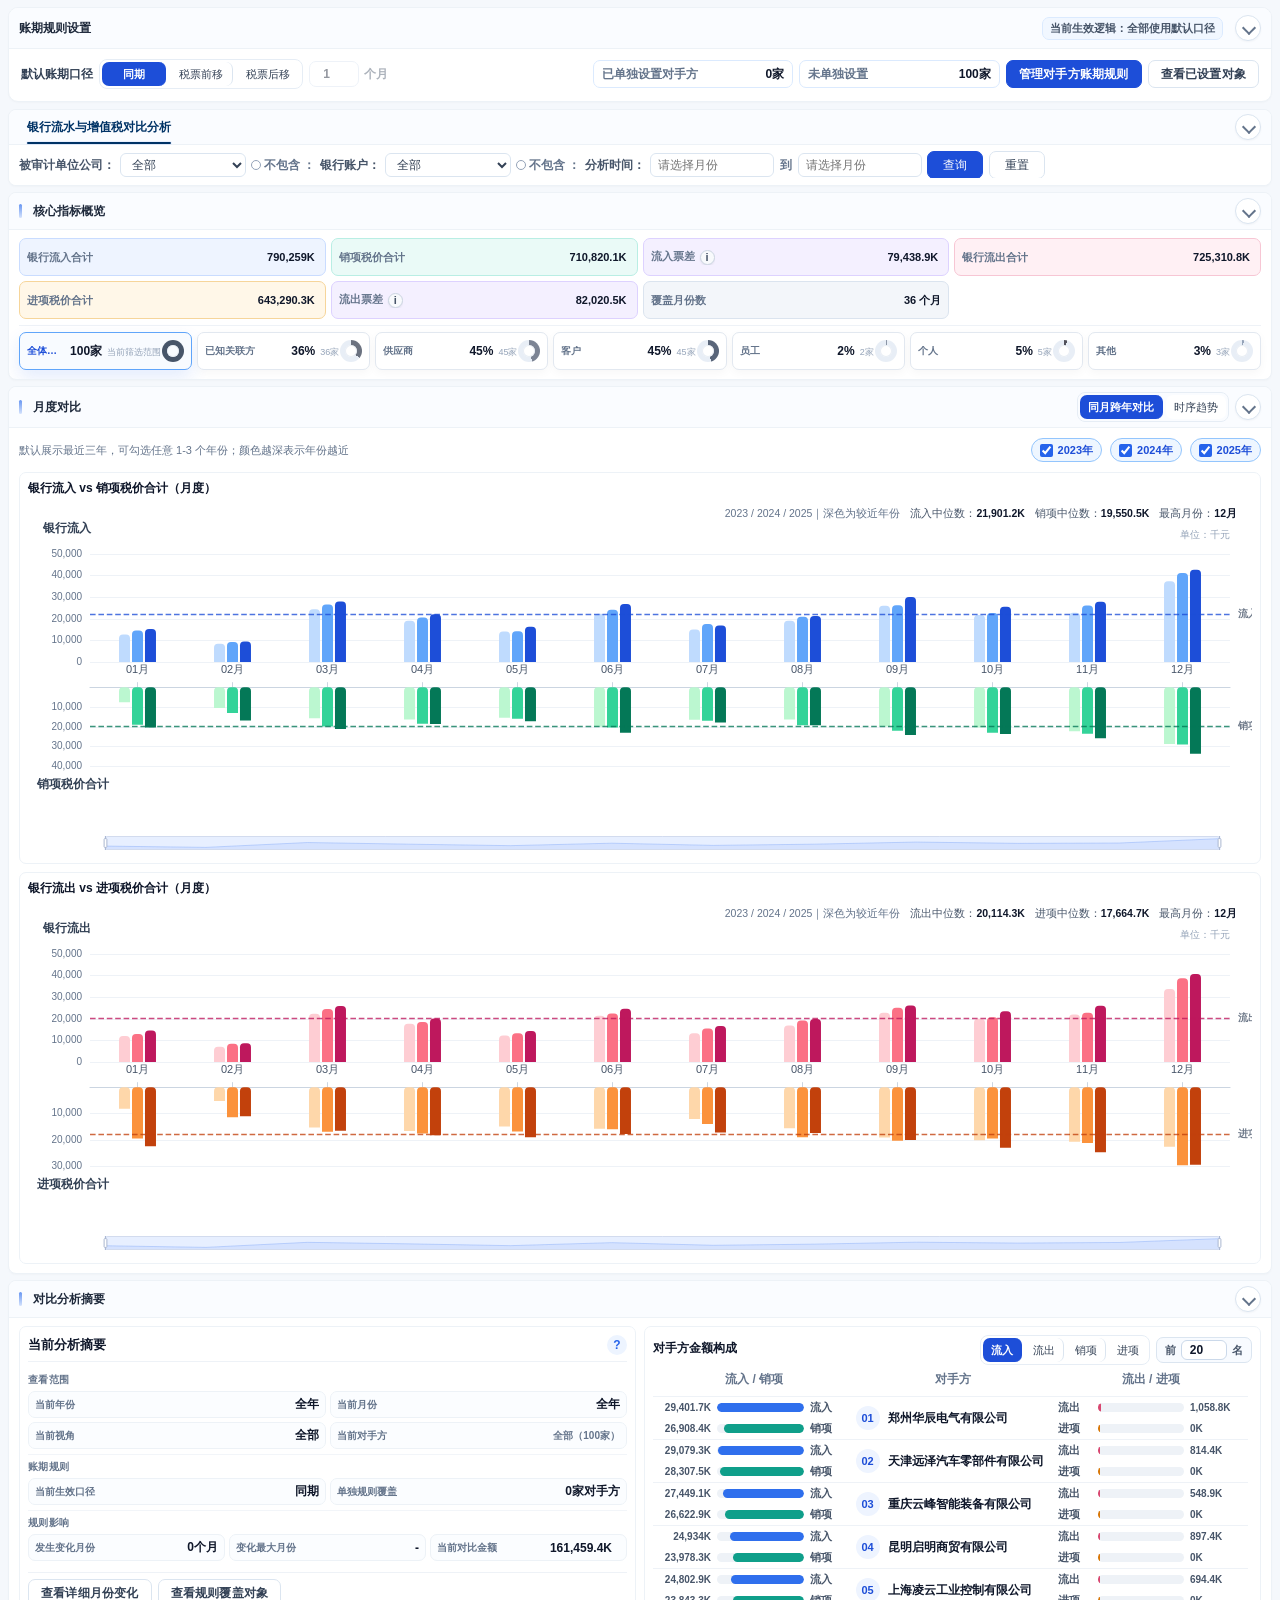
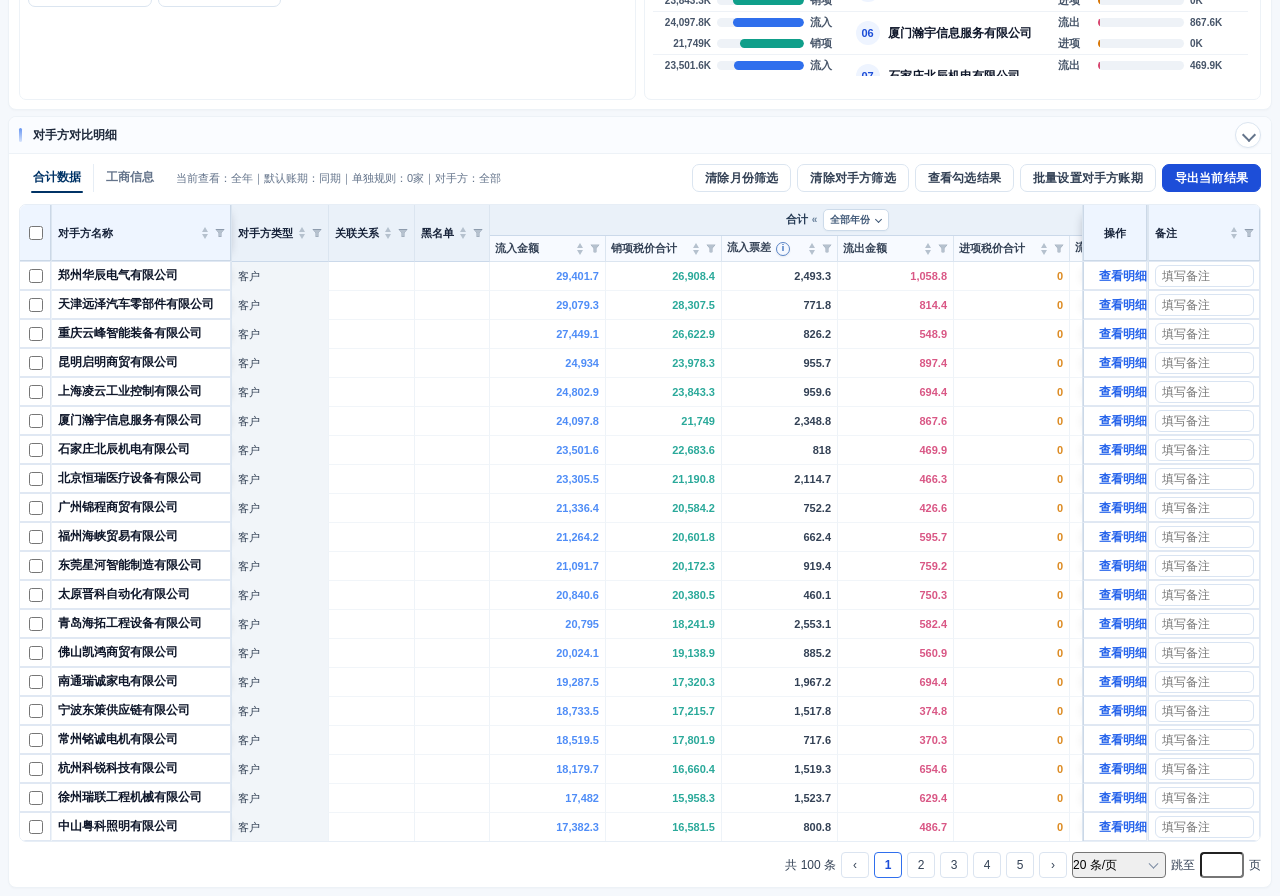
<file: fragments/data-summary.html>
<!DOCTYPE html>
<html lang="zh-Hans-CN">
<head>
  <meta charset="utf-8"/>
  <meta name="viewport" content="width=device-width, initial-scale=1"/>
  <link rel="stylesheet" href="../assets/css/pages/data-summary.css?v=20260827-pager-select1"/>
  <link rel="stylesheet" href="../assets/css/components/year-expansion.css?v=20260920-3"/>
</head>
<body>
  <div class="ds3-page ds3-vat-page">
    <section class="ds3-block ds3-rule-block">
      <div class="ds3-block-head">
        <div class="ds3-block-title">账期规则设置</div>
        <div class="ds3-help-actions"><button class="ds3-help-btn" type="button"><span class="ds3-help-icon is-logic">i</span>业务逻辑</button><button class="ds3-help-btn" type="button"><span class="ds3-help-icon is-tip">?</span>操作提示</button></div>
        <div class="ds3-rule-note ds3-rule-note-head" id="ds3RuleNote">当前生效逻辑：全部使用默认口径</div>
        <button class="ds3-fold" type="button">收起</button>
      </div>
      <div class="ds3-block-body">
        <div class="ds3-rule-card">
          <div class="ds3-rule-main">
            <div class="ds3-rule-control">
              <label>默认账期口径</label>
              <div class="ds3-segment ds3-rule-period-tabs" id="ds3RulePeriodTabs">
                <button class="is-active" data-rule-period="same" type="button">同期</button>
                <button data-rule-period="minus1" type="button">税票前移</button>
                <button data-rule-period="plus1" type="button">税票后移</button>
              </div>
              <div class="ds3-rule-month-control" id="ds3RuleMonthWrap">
                <input id="ds3RuleMonthInput" type="number" min="1" max="12" value="1"/>
                <span>个月</span>
              </div>
            </div>
            <div class="ds3-rule-stats" id="ds3RuleStats"></div>
            <div class="ds3-rule-actions">
              <button class="ds3-btn is-primary" id="ds3OpenRuleManager" type="button">管理对手方账期规则</button>
              <button class="ds3-btn" id="ds3ShowRuleApplied" type="button">查看已设置对象</button>
            </div>
          </div>
        </div>
      </div>
    </section>

    <section class="ds3-block ds3-filter-block">
      <div class="ds3-block-head">
        <div class="ds3-page-tabs">
          <button class="is-active" data-analysis-tab="compare" type="button">银行流水与增值税对比分析</button>
        </div>
        <button class="ds3-fold" type="button">收起</button>
      </div>
      <div class="ds3-block-body">
        <div class="ds3-filter-grid ds3-vat-filter-grid">
          <div class="ds3-field ds3-field-with-exclude"><label>被审计单位公司</label><select id="ds3Unit"></select><label class="ds3-exclude-toggle"><input id="ds3UnitExclude" type="checkbox"/><span></span>不包含</label></div>
          <div class="ds3-field ds3-field-with-exclude"><label>银行账户</label><select id="ds3Account"></select><label class="ds3-exclude-toggle"><input id="ds3AccountExclude" type="checkbox"/><span></span>不包含</label></div>
          <div class="ds3-field ds3-analysis-time-field"><label>分析时间</label><div class="ds3-month-range"><input id="ds3StartMonth" data-month-input placeholder="请选择月份" type="text"/><em>到</em><input id="ds3EndMonth" data-month-input placeholder="请选择月份" type="text"/></div></div>
          <div class="ds3-actions">
            <button class="ds3-btn is-primary" id="ds3ApplyBtn" type="button">查询</button>
            <button class="ds3-btn" id="ds3ResetBtn" type="button">重置</button>
          </div>
        </div>
      </div>
    </section>

    <section class="ds3-block" data-analysis-panel="compare">
      <div class="ds3-block-head"><div class="ds3-block-title">核心指标概览</div><div class="ds3-help-actions"><button class="ds3-help-btn" type="button"><span class="ds3-help-icon is-logic">i</span>业务逻辑</button><button class="ds3-help-btn" type="button"><span class="ds3-help-icon is-tip">?</span>操作提示</button></div><button class="ds3-fold" type="button">收起</button></div>
      <div class="ds3-block-body">
        <div class="ds3-vat-kpi-grid" id="ds3KpiGrid"></div>
        <div class="ds3-structure-strip ds3-kpi-structure-strip" id="ds3StructureCards"></div>
      </div>
    </section>

    <section class="ds3-block" data-analysis-panel="compare">
      <div class="ds3-block-head">
        <div class="ds3-block-title">月度对比</div>
        <div class="ds3-help-actions"><button class="ds3-help-btn" type="button"><span class="ds3-help-icon is-logic">i</span>业务逻辑</button><button class="ds3-help-btn" type="button"><span class="ds3-help-icon is-tip">?</span>操作提示</button></div>
        <div class="ds3-block-actions">
          <div class="ds3-segment ds3-trend-mode-tabs" id="ds3TrendModeTabs">
            <button class="is-active" data-trend-mode="crossYear" type="button">同月跨年对比</button>
            <button data-trend-mode="timeline" type="button">时序趋势</button>
          </div>
          <button class="ds3-fold" type="button">收起</button>
        </div>
      </div>
      <div class="ds3-block-body">
        <div class="ds3-crossyear-toolbar is-hidden" id="ds3CrossYearToolbar"></div>
        <div class="ds3-chart-toolbar">
          <div class="ds3-segment ds3-chart-type-switch" id="ds3ChartTypeSwitch">
            <button class="is-active" data-chart-type="bar" type="button">柱状图</button>
            <button data-chart-type="line" type="button">折线图</button>
          </div>
          <div class="ds3-month-toolbar" id="ds3MonthToolbar"></div>
        </div>
        <div class="ds3-grid-2">
          <div class="ds3-panel" data-view-panel="in"><div class="ds3-panel-title">银行流入 vs 销项税价合计（月度）</div><div class="ds3-chart" id="ds3InChart"></div></div>
          <div class="ds3-panel" data-view-panel="out"><div class="ds3-panel-title">银行流出 vs 进项税价合计（月度）</div><div class="ds3-chart" id="ds3OutChart"></div></div>
        </div>
      </div>
    </section>

    <section class="ds3-block" data-analysis-panel="compare">
      <div class="ds3-block-head"><div class="ds3-block-title">对比分析摘要</div><div class="ds3-help-actions"><button class="ds3-help-btn" type="button"><span class="ds3-help-icon is-logic">i</span>业务逻辑</button><button class="ds3-help-btn" type="button"><span class="ds3-help-icon is-tip">?</span>操作提示</button></div><button class="ds3-fold" type="button">收起</button></div>
      <div class="ds3-block-body">
        <div class="ds3-vat-summary-grid">
          <div class="ds3-panel ds3-analysis-summary-panel" id="ds3AnalysisSummaryPanel"></div>
          <div class="ds3-panel ds3-composition-panel"><div class="ds3-panel-headline"><div class="ds3-panel-title">对手方金额构成</div><div class="ds3-composition-tools"><div class="ds3-segment ds3-composition-switch" id="ds3CompositionMetric"><button class="is-active" data-composition-rank="inflow" type="button">流入</button><button data-composition-rank="outflow" type="button">流出</button><button data-composition-rank="salesVat" type="button">销项</button><button data-composition-rank="purchaseVat" type="button">进项</button></div><label class="ds3-rank-limit">前<input id="ds3CompositionLimit" min="1" max="100" type="number" value="20"/>名</label></div></div><div class="ds3-composition-centipede" id="ds3Composition"></div></div>
        </div>
      </div>
    </section>

    <section class="ds3-block" data-analysis-panel="compare">
      <div class="ds3-block-head"><div class="ds3-block-title">对手方对比明细</div><div class="ds3-help-actions"><button class="ds3-help-btn" type="button"><span class="ds3-help-icon is-logic">i</span>业务逻辑</button><button class="ds3-help-btn" type="button"><span class="ds3-help-icon is-tip">?</span>操作提示</button></div><button class="ds3-fold" type="button">收起</button></div>
      <div class="ds3-block-body">
        <div class="ds3-section-head ds3-vat-table-head">
          <div class="ds3-table-view-line">
            <div class="ds3-segment" id="ds3TableViewTabs"><button class="is-active" data-view="summary" type="button">合计数据</button><!-- <button data-view="monthly" type="button">月度数据</button> --><button data-view="business" type="button">工商信息</button></div>
            <div class="ds3-section-desc" id="ds3TableContext"></div>
          </div>
          <div class="ds3-section-actions">
            <button class="ds3-btn" id="ds3ClearMonthBtn" type="button">清除月份筛选</button>
            <button class="ds3-btn" id="ds3ClearCounterpartyBtn" type="button">清除对手方筛选</button>
            <button class="ds3-btn" id="ds3ViewSelectedBtn" type="button">查看勾选结果</button>
            <button class="ds3-btn" id="ds3BatchShiftBtn" type="button">批量设置对手方账期</button>
            <button class="ds3-btn is-primary" id="ds3ExportBtn" type="button">导出当前结果</button>
          </div>
        </div>
        <div class="ds3-table-wrap">
          <table class="ds3-table ds3-table-compact" id="ds3FilterTable">
            <thead id="ds3FilterTableHead"></thead>
            <tbody id="ds3FilterTableBody"></tbody>
          </table>
        </div>
        <div class="ds3-pagination" id="ds3Pagination"></div>
      </div>
    </section>

    <section class="ds3-block is-hidden" data-analysis-panel="invoice">
      <div class="ds3-block-head"><div class="ds3-block-title">票据资金核心指标</div><div class="ds3-help-actions"><button class="ds3-help-btn" type="button"><span class="ds3-help-icon is-logic">i</span>业务逻辑</button><button class="ds3-help-btn" type="button"><span class="ds3-help-icon is-tip">?</span>操作提示</button></div><button class="ds3-fold" type="button">收起</button></div>
      <div class="ds3-block-body"><div class="ds3-vat-kpi-grid" id="ds3InvoiceKpiGrid"></div></div>
    </section>

    <section class="ds3-block is-hidden" data-analysis-panel="invoice">
      <div class="ds3-block-head"><div class="ds3-block-title">票据资金月度对应</div><div class="ds3-help-actions"><button class="ds3-help-btn" type="button"><span class="ds3-help-icon is-logic">i</span>业务逻辑</button><button class="ds3-help-btn" type="button"><span class="ds3-help-icon is-tip">?</span>操作提示</button></div><button class="ds3-fold" type="button">收起</button></div>
      <div class="ds3-block-body">
        <div class="ds3-grid-2">
          <div class="ds3-panel"><div class="ds3-panel-title">销项发票 vs 已对应银行流入（月度）</div><div class="ds3-chart" id="ds3InvoiceSalesChart"></div></div>
          <div class="ds3-panel"><div class="ds3-panel-title">进项发票 vs 已对应银行流出（月度）</div><div class="ds3-chart" id="ds3InvoicePurchaseChart"></div></div>
        </div>
      </div>
    </section>

    <section class="ds3-block is-hidden" data-analysis-panel="invoice">
      <div class="ds3-block-head"><div class="ds3-block-title">票据资金对应摘要</div><div class="ds3-help-actions"><button class="ds3-help-btn" type="button"><span class="ds3-help-icon is-logic">i</span>业务逻辑</button><button class="ds3-help-btn" type="button"><span class="ds3-help-icon is-tip">?</span>操作提示</button></div><button class="ds3-fold" type="button">收起</button></div>
      <div class="ds3-block-body"><div class="ds3-invoice-summary-grid" id="ds3InvoiceSummary"></div></div>
    </section>

    <section class="ds3-block is-hidden" data-analysis-panel="invoice">
      <div class="ds3-block-head"><div class="ds3-block-title">票据资金对应明细</div><div class="ds3-help-actions"><button class="ds3-help-btn" type="button"><span class="ds3-help-icon is-logic">i</span>业务逻辑</button><button class="ds3-help-btn" type="button"><span class="ds3-help-icon is-tip">?</span>操作提示</button></div><button class="ds3-fold" type="button">收起</button></div>
      <div class="ds3-block-body">
        <div class="ds3-section-head ds3-vat-table-head">
          <div class="ds3-table-view-line">
            <div class="ds3-section-desc" id="ds3InvoiceTableContext"></div>
          </div>
          <div class="ds3-section-actions">
            <button class="ds3-btn" id="ds3InvoiceClearFiltersBtn" type="button">清除表头筛选</button>
            <button class="ds3-btn is-primary" id="ds3InvoiceExportBtn" type="button">导出当前票据结果</button>
          </div>
        </div>
        <div class="ds3-table-wrap">
          <table class="ds3-table ds3-table-compact" id="ds3InvoiceTable">
            <thead id="ds3InvoiceTableHead"></thead>
            <tbody id="ds3InvoiceTableBody"></tbody>
          </table>
        </div>
        <div class="ds3-pagination" id="ds3InvoicePagination"></div>
      </div>
    </section>

    <div class="ds3-modal" id="ds3DetailModal">
      <div class="ds3-modal-panel ds3-modal-panel-xl">
        <div class="ds3-modal-head"><div class="ds3-modal-title" id="ds3DetailTitle">对手方详情</div><button class="ds3-close" id="ds3DetailClose" type="button">×</button></div>
        <div class="ds3-modal-body">
          <div class="ds3-detail-summary" id="ds3DetailSummary"></div>
          <div class="ds3-chart-toolbar" id="ds3DetailChartToolbar"></div>
          <div class="ds3-grid-2">
            <div class="ds3-panel"><div class="ds3-panel-title">银行流入 vs 销项税价合计（月度）</div><div class="ds3-chart ds3-chart-sm" id="ds3DetailInChart"></div></div>
            <div class="ds3-panel"><div class="ds3-panel-title">银行流出 vs 进项税价合计（月度）</div><div class="ds3-chart ds3-chart-sm" id="ds3DetailOutChart"></div></div>
          </div>
          <div class="ds3-panel ds3-mt16"><div class="ds3-panel-title">银行流水明细</div><div class="ds3-table-wrap ds3-detail-table-wrap"><table class="ds3-table ds3-table-compact" id="ds3TxnDetailTable"><thead id="ds3TxnDetailHead"></thead><tbody id="ds3TxnDetailBody"></tbody></table></div></div>
          <div class="ds3-panel ds3-mt16">
            <div class="ds3-panel-headline">
              <div class="ds3-panel-title">增值税明细</div>
              <div class="ds3-vat-detail-tabs" id="ds3VatDetailTabs">
                <button class="is-active" data-vat-type="sales" type="button">销项税</button>
                <button data-vat-type="purchase" type="button">进项税</button>
              </div>
            </div>
            <div class="ds3-table-wrap ds3-detail-table-wrap"><table class="ds3-table ds3-table-compact" id="ds3VatDetailTable"><thead id="ds3VatDetailHead"></thead><tbody id="ds3VatDetailBody"></tbody></table></div>
          </div>
          <div class="ds3-panel ds3-mt16"><div class="ds3-panel-title">备注区</div><textarea class="ds3-note-input" id="ds3DetailRemark" placeholder="填写项目备注"></textarea><div class="ds3-note-meta" id="ds3DetailRemarkMeta">备注仅做项目记录，不参与计算。</div><button class="ds3-btn is-primary" id="ds3SaveRemarkBtn" type="button">保存备注</button></div>
        </div>
      </div>
    </div>

    <div class="ds3-modal" id="ds3SelectedModal">
      <div class="ds3-modal-panel ds3-modal-panel-xl">
        <div class="ds3-modal-head"><div class="ds3-modal-title" id="ds3SelectedTitle">勾选结果</div><button class="ds3-close" id="ds3SelectedClose" type="button">×</button></div>
        <div class="ds3-modal-body">
          <div class="ds3-selected-hint" id="ds3SelectedHint"></div>
          <div class="ds3-table-wrap ds3-selected-table-wrap">
            <table class="ds3-table ds3-table-compact" id="ds3SelectedTable">
              <thead id="ds3SelectedHead"></thead>
              <tbody id="ds3SelectedBody"></tbody>
            </table>
          </div>
        </div>
      </div>
    </div>

    <div class="ds3-modal" id="ds3BatchShiftModal">
      <div class="ds3-modal-panel ds3-modal-panel-md">
        <div class="ds3-modal-head"><div class="ds3-modal-title">批量设置对手方账期</div><button class="ds3-close" id="ds3BatchShiftClose" type="button">×</button></div>
        <div class="ds3-modal-body">
          <div class="ds3-batch-shift-intro" id="ds3BatchShiftIntro"></div>
          <div class="ds3-batch-rule-grid">
            <div class="ds3-batch-shift-control">
              <label>账期方向</label>
              <select id="ds3BatchShiftDirection">
                <option value="same">同期</option>
                <option value="minus1">税票前移</option>
                <option value="plus1">税票后移</option>
              </select>
            </div>
            <div class="ds3-batch-shift-control">
              <label>平移月数</label>
              <input id="ds3BatchShiftMonth" type="number" min="1" max="12" value="1"/>
              <span>个月</span>
            </div>
          </div>
          <div class="ds3-batch-shift-control">
            <label>账期对象</label>
            <select id="ds3BatchShiftBasis">
              <option value="all">全部</option>
              <option value="receipt">收款</option>
              <option value="payment">付款</option>
            </select>
          </div>
          <div class="ds3-batch-shift-list" id="ds3BatchShiftList"></div>
          <div class="ds3-modal-actions">
            <button class="ds3-btn" id="ds3BatchShiftClear" type="button">恢复默认口径</button>
            <button class="ds3-btn is-primary" id="ds3BatchShiftApply" type="button">应用到勾选对手方</button>
          </div>
        </div>
      </div>
    </div>

    <div class="ds3-modal" id="ds3RuleManagerModal">
      <div class="ds3-modal-panel ds3-modal-panel-xl ds3-rule-manager-panel">
        <div class="ds3-modal-head">
          <div>
            <div class="ds3-modal-title">对手方账期规则管理</div>
            <div class="ds3-modal-subtitle" id="ds3RuleManagerSubtitle"></div>
          </div>
          <button class="ds3-close" id="ds3RuleManagerClose" type="button">×</button>
        </div>
        <div class="ds3-modal-body">
          <div class="ds3-rule-manager-toolbar">
            <input id="ds3RuleSearch" placeholder="搜索对手方名称"/>
            <div class="ds3-segment" id="ds3RuleSourceFilter">
              <button class="is-active" data-rule-source="all" type="button">全部</button>
              <button data-rule-source="custom" type="button">已单独设置</button>
              <button data-rule-source="default" type="button">使用默认口径</button>
            </div>
            <div class="ds3-rule-bulk">
              <select id="ds3RuleBulkPeriod">
                <option value="same">同期</option>
                <option value="minus1">税票前移</option>
                <option value="plus1">税票后移</option>
              </select>
              <input id="ds3RuleBulkMonth" type="number" min="1" max="12" value="1"/>
              <span class="ds3-rule-bulk-unit">个月</span>
              <button class="ds3-btn is-primary" id="ds3RuleBulkApply" type="button">批量设置账期</button>
              <button class="ds3-btn" id="ds3RuleBulkClear" type="button">批量恢复默认</button>
              <button class="ds3-btn" id="ds3RuleExport" type="button">导出规则</button>
              <button class="ds3-btn" id="ds3RuleImportBtn" type="button">导入规则</button>
              <input id="ds3RuleImportFile" type="file" accept=".csv,.txt" hidden/>
            </div>
          </div>
          <div class="ds3-rule-manager-hint" id="ds3RuleManagerHint"></div>
          <div class="ds3-table-wrap ds3-rule-table-wrap">
            <table class="ds3-table ds3-table-compact">
              <thead>
                <tr>
                  <th class="ds3-check-cell"><input id="ds3RuleCheckAll" type="checkbox"/></th>
                  <th>对手方名称</th>
                  <th>对手方类型</th>
                  <th>当前生效规则</th>
                  <th>规则来源</th>
                  <th>操作</th>
                </tr>
              </thead>
              <tbody id="ds3RuleManagerRows"></tbody>
            </table>
          </div>
        </div>
      </div>
    </div>

    <div class="ds3-modal" id="ds3PeriodDetailModal">
      <div class="ds3-modal-panel ds3-modal-panel-lg">
        <div class="ds3-modal-head"><div><div class="ds3-modal-title">详细月份变化</div><div class="ds3-modal-subtitle" id="ds3PeriodDetailSubtitle"></div></div><button class="ds3-close" id="ds3PeriodDetailClose" type="button">×</button></div>
        <div class="ds3-modal-body">
          <div class="ds3-period-detail-note" id="ds3PeriodDetailNote"></div>
          <div class="ds3-table-wrap">
            <table class="ds3-table ds3-table-compact">
              <thead><tr><th>月份</th><th class="is-num">银行金额</th><th class="is-num">同期税票金额</th><th class="is-num">当前口径税票金额</th><th class="is-num">税票变化金额</th><th class="is-num" id="ds3PeriodCompareHead">对比金额</th></tr></thead>
              <tbody id="ds3PeriodDetailRows"></tbody>
            </table>
          </div>
          <div class="ds3-modal-actions">
            <button class="ds3-btn" id="ds3PeriodDetailCancel" type="button">关闭</button>
          </div>
        </div>
      </div>
    </div>

    <div class="ds3-modal" id="ds3RuleCoverageModal">
      <div class="ds3-modal-panel ds3-modal-panel-lg">
        <div class="ds3-modal-head">
          <div><div class="ds3-modal-title">规则覆盖对象</div><div class="ds3-modal-subtitle" id="ds3RuleCoverageSubtitle"></div></div>
          <button class="ds3-close" id="ds3RuleCoverageClose" type="button">×</button>
        </div>
        <div class="ds3-modal-body">
          <div class="ds3-table-wrap">
            <table class="ds3-table ds3-table-compact">
              <thead>
                <tr><th>对手方名称</th><th>对手方类型</th><th>当前生效规则</th><th>规则来源</th></tr>
              </thead>
              <tbody id="ds3RuleCoverageRows"></tbody>
            </table>
          </div>
        </div>
      </div>
    </div>
  </div>
  <script src="../assets/vendor/echarts/echarts.min.js?v=5.6.0-local"></script>
  <script src="../assets/js/core/year-expansion.js?v=20260920-1"></script>
  <script src="../assets/js/pages/data-summary.js?v=20260920-year-selection1"></script>
</body>
</html>
</file>
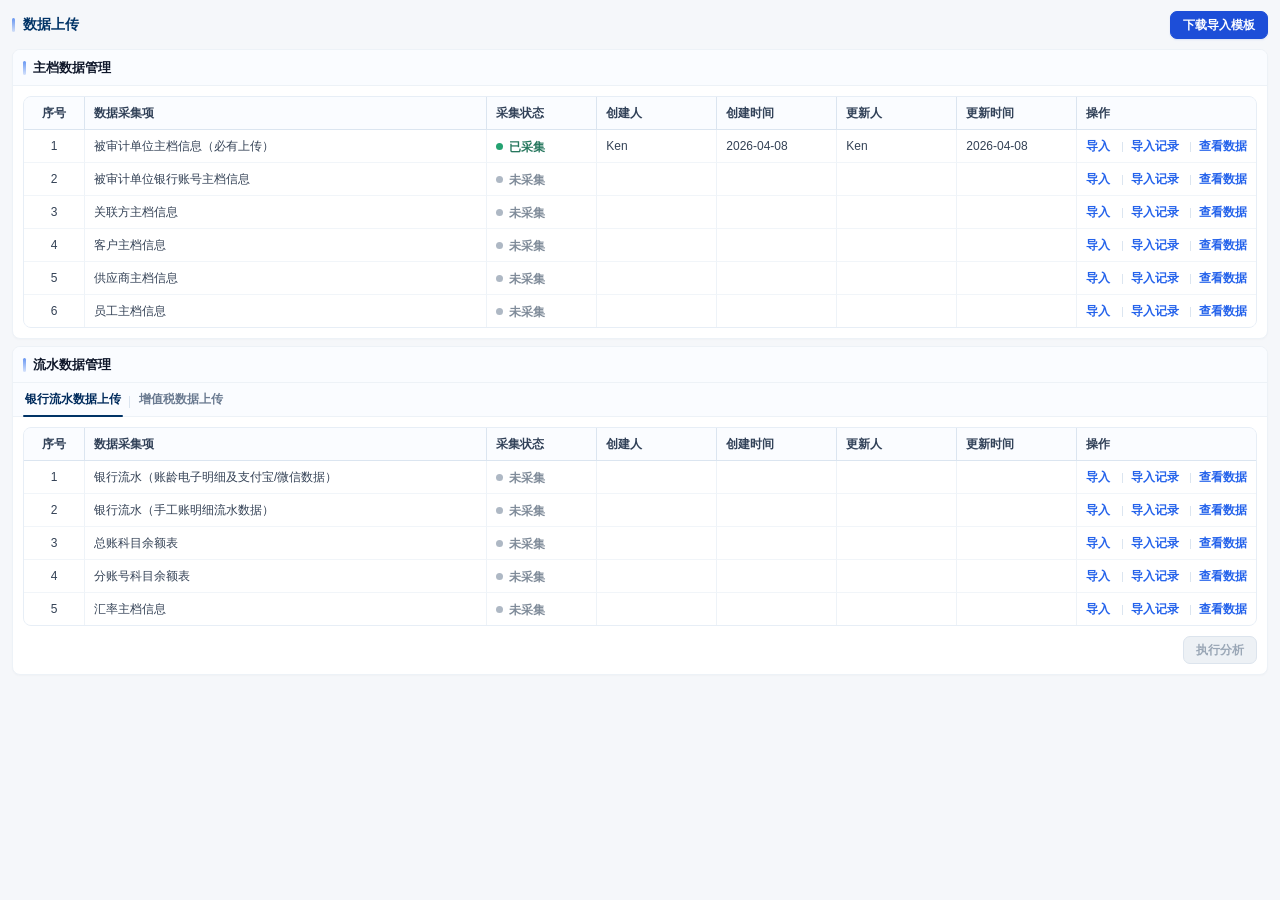
<file: fragments/data-upload.html>
<!DOCTYPE html>
<html lang="zh-Hans-CN">
<head>
  <meta charset="utf-8"/>
  <meta name="viewport" content="width=device-width, initial-scale=1"/>
  <title>数据上传</title>
  <link rel="stylesheet" href="../assets/css/pages/data-upload.css?v=20260723-button-size1"/>
</head>
<body>
  <div class="du-page">
    <div class="du-header">
      <div class="du-title">
        <span class="du-title-bar"></span>
        <span>数据上传</span>
      </div>
      <button class="du-template-btn" type="button">下载导入模板</button>
    </div>

    <!-- 主档数据管理 -->
    <section class="du-card">
      <div class="du-card-head">
        <div class="du-card-title">
          <span class="du-card-bar"></span>
          <span>主档数据管理</span>
        </div>
      </div>

      <div class="du-table-wrap">
        <table class="du-table">
          <thead>
            <tr>
              <th style="width:60px;">序号</th>
              <th>数据采集项</th>
              <th style="width:110px;">采集状态</th>
              <th style="width:120px;">创建人</th>
              <th style="width:120px;">创建时间</th>
              <th style="width:120px;">更新人</th>
              <th style="width:120px;">更新时间</th>
              <th style="width:140px;">操作</th>
            </tr>
          </thead>
          <tbody>
            <tr>
              <td>1</td>
              <td>被审计单位主档信息（必有上传）</td>
              <td><span class="du-status done"><i></i> 已采集</span></td>
              <td>Ken</td>
              <td>2026-04-08</td>
              <td>Ken</td>
              <td>2026-04-08</td>
              <td class="du-actions">
                <a href="javascript:void(0)">导入</a>
                <a href="javascript:void(0)">导入记录</a>
                <a href="javascript:void(0)">查看数据</a>
              </td>
            </tr>
            <tr>
              <td>2</td>
              <td>被审计单位银行账号主档信息</td>
              <td><span class="du-status pending"><i></i> 未采集</span></td>
              <td></td>
              <td></td>
              <td></td>
              <td></td>
              <td class="du-actions">
                <a href="javascript:void(0)">导入</a>
                <a href="javascript:void(0)">导入记录</a>
                <a href="javascript:void(0)">查看数据</a>
              </td>
            </tr>
            <tr>
              <td>3</td>
              <td>关联方主档信息</td>
              <td><span class="du-status pending"><i></i> 未采集</span></td>
              <td></td>
              <td></td>
              <td></td>
              <td></td>
              <td class="du-actions">
                <a href="javascript:void(0)">导入</a>
                <a href="javascript:void(0)">导入记录</a>
                <a href="javascript:void(0)">查看数据</a>
              </td>
            </tr>
            <tr>
              <td>4</td>
              <td>客户主档信息</td>
              <td><span class="du-status pending"><i></i> 未采集</span></td>
              <td></td>
              <td></td>
              <td></td>
              <td></td>
              <td class="du-actions">
                <a href="javascript:void(0)">导入</a>
                <a href="javascript:void(0)">导入记录</a>
                <a href="javascript:void(0)">查看数据</a>
              </td>
            </tr>
            <tr>
              <td>5</td>
              <td>供应商主档信息</td>
              <td><span class="du-status pending"><i></i> 未采集</span></td>
              <td></td>
              <td></td>
              <td></td>
              <td></td>
              <td class="du-actions">
                <a href="javascript:void(0)">导入</a>
                <a href="javascript:void(0)">导入记录</a>
                <a href="javascript:void(0)">查看数据</a>
              </td>
            </tr>
            <tr>
              <td>6</td>
              <td>员工主档信息</td>
              <td><span class="du-status pending"><i></i> 未采集</span></td>
              <td></td>
              <td></td>
              <td></td>
              <td></td>
              <td class="du-actions">
                <a href="javascript:void(0)">导入</a>
                <a href="javascript:void(0)">导入记录</a>
                <a href="javascript:void(0)">查看数据</a>
              </td>
            </tr>
          </tbody>
        </table>
      </div>
    </section>

    <!-- 流水数据管理 -->
    <section class="du-card">
      <div class="du-card-head">
        <div class="du-card-title">
          <span class="du-card-bar"></span>
          <span>流水数据管理</span>
        </div>
      </div>

      <div class="du-tabbar" id="duUploadTabs">
        <button class="du-tab active" data-upload-tab="bank" type="button">银行流水数据上传</button>
        <button class="du-tab" data-upload-tab="vat" type="button">增值税数据上传</button>
      </div>

      <div class="du-table-wrap du-upload-panel active" data-upload-panel="bank">
        <table class="du-table">
          <thead>
            <tr>
              <th style="width:60px;">序号</th>
              <th>数据采集项</th>
              <th style="width:110px;">采集状态</th>
              <th style="width:120px;">创建人</th>
              <th style="width:120px;">创建时间</th>
              <th style="width:120px;">更新人</th>
              <th style="width:120px;">更新时间</th>
              <th style="width:140px;">操作</th>
            </tr>
          </thead>
          <tbody>
            <tr>
              <td>1</td>
              <td>银行流水（账龄电子明细及支付宝/微信数据）</td>
              <td><span class="du-status pending"><i></i> 未采集</span></td>
              <td></td>
              <td></td>
              <td></td>
              <td></td>
              <td class="du-actions">
                <a href="javascript:void(0)">导入</a>
                <a href="javascript:void(0)">导入记录</a>
                <a href="javascript:void(0)">查看数据</a>
              </td>
            </tr>
            <tr>
              <td>2</td>
              <td>银行流水（手工账明细流水数据）</td>
              <td><span class="du-status pending"><i></i> 未采集</span></td>
              <td></td>
              <td></td>
              <td></td>
              <td></td>
              <td class="du-actions">
                <a href="javascript:void(0)">导入</a>
                <a href="javascript:void(0)">导入记录</a>
                <a href="javascript:void(0)">查看数据</a>
              </td>
            </tr>
            <tr>
              <td>3</td>
              <td>总账科目余额表</td>
              <td><span class="du-status pending"><i></i> 未采集</span></td>
              <td></td>
              <td></td>
              <td></td>
              <td></td>
              <td class="du-actions">
                <a href="javascript:void(0)">导入</a>
                <a href="javascript:void(0)">导入记录</a>
                <a href="javascript:void(0)">查看数据</a>
              </td>
            </tr>
            <tr>
              <td>4</td>
              <td>分账号科目余额表</td>
              <td><span class="du-status pending"><i></i> 未采集</span></td>
              <td></td>
              <td></td>
              <td></td>
              <td></td>
              <td class="du-actions">
                <a href="javascript:void(0)">导入</a>
                <a href="javascript:void(0)">导入记录</a>
                <a href="javascript:void(0)">查看数据</a>
              </td>
            </tr>
            <tr>
              <td>5</td>
              <td>汇率主档信息</td>
              <td><span class="du-status pending"><i></i> 未采集</span></td>
              <td></td>
              <td></td>
              <td></td>
              <td></td>
              <td class="du-actions">
                <a href="javascript:void(0)">导入</a>
                <a href="javascript:void(0)">导入记录</a>
                <a href="javascript:void(0)">查看数据</a>
              </td>
            </tr>
          </tbody>
        </table>
      </div>

      <div class="du-table-wrap du-upload-panel" data-upload-panel="vat">
        <table class="du-table">
          <thead>
            <tr>
              <th style="width:60px;">序号</th>
              <th>数据采集项</th>
              <th style="width:110px;">采集状态</th>
              <th style="width:120px;">创建人</th>
              <th style="width:120px;">创建时间</th>
              <th style="width:120px;">更新人</th>
              <th style="width:120px;">更新时间</th>
              <th style="width:140px;">操作</th>
            </tr>
          </thead>
          <tbody>
            <tr>
              <td>1</td>
              <td>增值税销项税发票清单</td>
              <td><span class="du-status pending"><i></i> 未采集</span></td>
              <td></td>
              <td></td>
              <td></td>
              <td></td>
              <td class="du-actions">
                <a href="javascript:void(0)">导入</a>
                <a href="javascript:void(0)">导入记录</a>
                <a href="javascript:void(0)">查看数据</a>
              </td>
            </tr>
            <tr>
              <td>2</td>
              <td>增值税进项税发票清单</td>
              <td><span class="du-status pending"><i></i> 未采集</span></td>
              <td></td>
              <td></td>
              <td></td>
              <td></td>
              <td class="du-actions">
                <a href="javascript:void(0)">导入</a>
                <a href="javascript:void(0)">导入记录</a>
                <a href="javascript:void(0)">查看数据</a>
              </td>
            </tr>
            <tr>
              <td>3</td>
              <td>增值税申报表</td>
              <td><span class="du-status pending"><i></i> 未采集</span></td>
              <td></td>
              <td></td>
              <td></td>
              <td></td>
              <td class="du-actions">
                <a href="javascript:void(0)">导入</a>
                <a href="javascript:void(0)">导入记录</a>
                <a href="javascript:void(0)">查看数据</a>
              </td>
            </tr>
          </tbody>
        </table>
      </div>

      <div class="du-footer">
        <button class="du-analyze-btn" type="button" disabled>执行分析</button>
      </div>
    </section>
  </div>
  <script>
    (function(){
      const tabs = document.querySelectorAll("[data-upload-tab]");
      const panels = document.querySelectorAll("[data-upload-panel]");

      tabs.forEach((tab) => {
        tab.addEventListener("click", () => {
          const target = tab.getAttribute("data-upload-tab");
          tabs.forEach((item) => item.classList.toggle("active", item === tab));
          panels.forEach((panel) => {
            panel.classList.toggle("active", panel.getAttribute("data-upload-panel") === target);
          });
        });
      });
    })();
  </script>
</body>
</html>
</file>
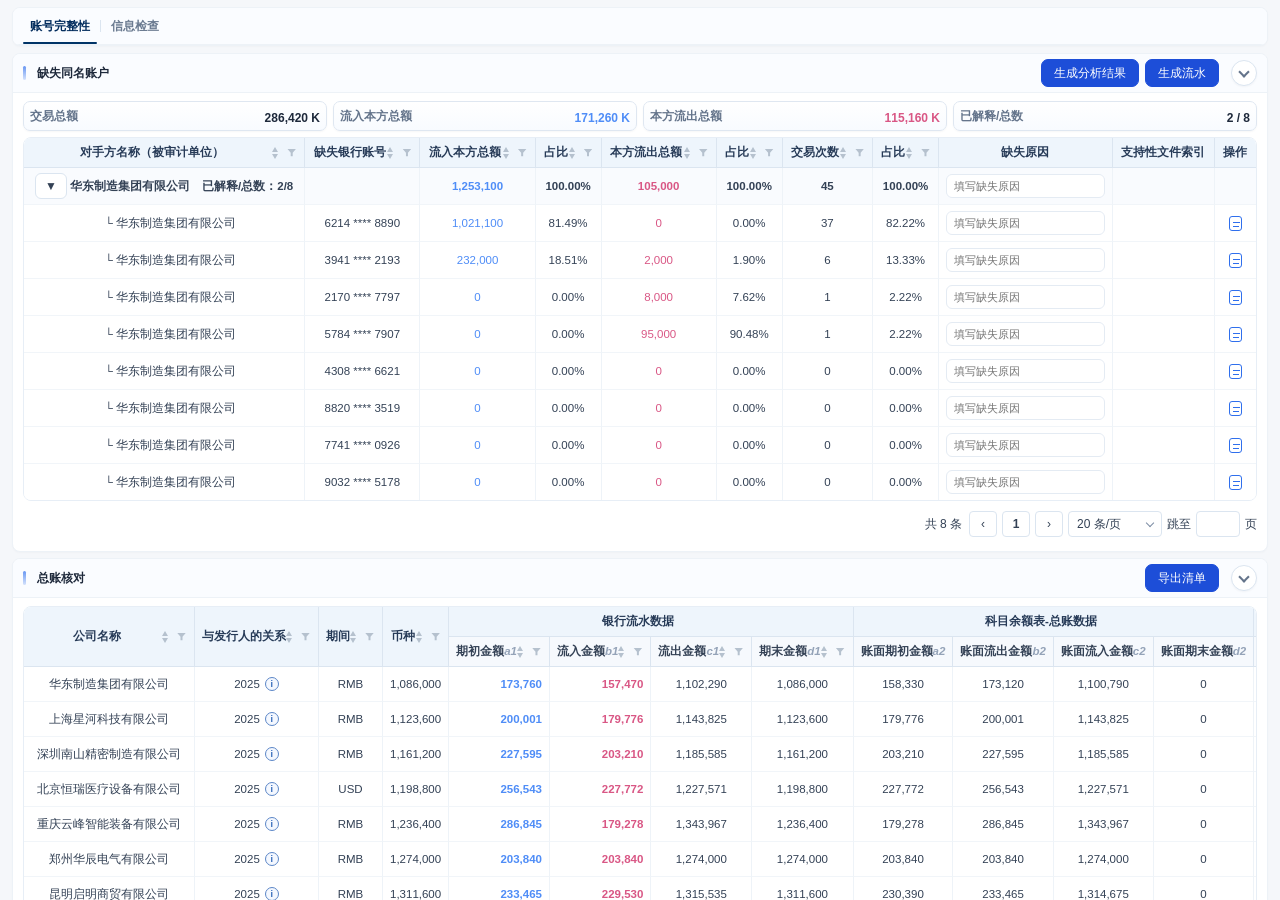
<file: fragments/data-validation.html>
<!DOCTYPE html>
<html lang="zh-Hans-CN">
<head>
  <meta charset="utf-8"/>
  <meta name="viewport" content="width=device-width, initial-scale=1"/>
  <link rel="preconnect" href="https://cdnjs.cloudflare.com" crossorigin/>
  <link rel="preload" href="https://cdnjs.cloudflare.com/ajax/libs/font-awesome/6.4.0/css/all.min.css" as="style" onload="this.onload=null;this.rel='stylesheet'"/>
  <noscript><link rel="stylesheet" href="https://cdnjs.cloudflare.com/ajax/libs/font-awesome/6.4.0/css/all.min.css"/></noscript>
  <script defer src="../assets/vendor/echarts/echarts.min.js?v=5.6.0-local"></script>
  <link rel="stylesheet" href="../assets/css/base.css?v=20260827-pager-select1"/>
  <link rel="stylesheet" href="../assets/css/pages/bank-analysis.css?v=20260701-data-validation1"/>
  <link rel="stylesheet" href="../assets/css/pages/workingpaper.css?v=20260827-pager-select1"/>
  <link rel="stylesheet" href="../assets/css/pages/bank-analysis-compact.css?v=20260827-filter-popover1"/>
  <link rel="stylesheet" href="../assets/css/pages/data-validation.css?v=20260827-pager-select1"/>
  <title>数据校验</title>
</head>
<body>
<div class="data-validation-page">
  <div class="tab-container data-validation-tab-card">
    <div class="tabbar" id="topTabs">
      <div class="tab active" data-top="verify">账号完整性</div>
      <div class="tab" data-top="info-check">信息检查</div>
      <i class="inkbar" id="inkbar"></i>
    </div>
    <div class="tab-intro" id="tabIntro"></div>
  </div>

  <section class="tab-pane active" id="pane-verify">
    <div class="tab-scroll">
<!-- ========== 缺失同名账户（不变，仅提醒：字段已按你要求更新） ========== -->
<div class="card" id="missingSameNameCard">
<div class="head">
<div class="title">缺失同名账户</div>
<div class="head-inline bank-help-actions">
<button class="btn account-help-btn bank-help-logic" type="button"><i class="fa-regular fa-lightbulb"></i>业务逻辑</button>
<button class="btn account-help-btn bank-help-tips" type="button"><i class="fa-regular fa-circle-question"></i>操作提示</button>
</div>
<div style="margin-left:auto;display:flex;gap:8px;align-items:center;">
<button class="btn primary" id="btnAnalyze">生成分析结果</button>
<button class="btn primary" id="btnFlow">生成流水</button>
</div>
</div>
<div class="content">
<div class="verify-metric-strip">
<div class="top-item"><div class="lbl small">交易总额</div><div class="num">286,420 K</div></div>
<div class="top-item"><div class="lbl small">流入本方总额</div><div class="num" style="color:var(--flow-in)">
171,260 K
</div></div>
<div class="top-item"><div class="lbl small">本方流出总额</div><div class="num" style="color:var(--flow-out)">
115,160 K</div></div>
<div class="top-item"><div class="lbl small">已解释/总数</div><div class="num">2 / 8</div></div>
</div>
<div style="overflow:auto;">
<table class="table" id="tblMissingSameName">
<thead>
<tr>
<th>对手方名称（被审计单位）</th>
<th>缺失银行账号</th>
<th>流入本方总额</th>
<th>占比</th>
<th>本方流出总额</th>
<th>占比</th>
<th>交易次数</th>
<th>占比</th>
<th class="no-sort">缺失原因</th>
<th class="no-sort">支持性文件索引</th>
<th class="no-sort">操作</th>
</tr>
</thead>
<tbody>
<!-- ====== 汇总行（可展开/收起） ====== -->
<tr class="group-row" data-group="abc">
<td>
<button class="expand-btn expanded" title="展开/收起明细">▼</button>
<strong>华东制造集团有限公司</strong>　<span class="text-muted">已解释/总数：2/8</span>
</td>
<td></td>
<td style="color:var(--flow-in)"><strong>1,253,100K</strong></td>
<td><strong>100.00%</strong></td>
<td style="color:var(--flow-out)"><strong>105,000K</strong></td>
<td><strong>100.00%</strong></td>
<td><strong>45</strong></td>
<td><strong>100.00%</strong></td>
<td><input class="ba-note-input" placeholder="填写缺失原因"/></td>
<td></td>
<td></td>
</tr>
<!-- ====== 明细行（默认显示） ====== -->
<tr class="detail-row group-abc">
<td>　└ 华东制造集团有限公司</td>
<td>6214 **** 8890</td>
<td style="color:var(--flow-in)">1,021,100K</td>
<td>81.49%</td>
<td style="color:var(--flow-out)">0K</td>
<td>0.00%</td>
<td>37</td>
<td>82.22%</td>
<td><input class="ba-note-input" placeholder="填写缺失原因"/></td>
<td></td>
<td class="actions">
<a href="#" title="流水明细"><i class="fa-regular fa-file-lines"></i></a>
</td>
</tr>
<tr class="detail-row group-abc">
<td>　└ 华东制造集团有限公司</td>
<td>3941 **** 2193</td>
<td style="color:var(--flow-in)">232,000K</td>
<td>18.51%</td>
<td style="color:var(--flow-out)">2,000K</td>
<td>1.90%</td>
<td>6</td>
<td>13.33%</td>
<td><input class="ba-note-input" placeholder="填写缺失原因"/></td>
<td></td>
<td class="actions">
<a href="#" title="流水明细"><i class="fa-regular fa-file-lines"></i></a>
</td>
</tr>
<tr class="detail-row group-abc">
<td>　└ 华东制造集团有限公司</td>
<td>2170 **** 7797</td>
<td style="color:var(--flow-in)">0K</td>
<td>0.00%</td>
<td style="color:var(--flow-out)">8,000K</td>
<td>7.62%</td>
<td>1</td>
<td>2.22%</td>
<td><input class="ba-note-input" placeholder="填写缺失原因"/></td>
<td></td>
<td class="actions">
<a href="#" title="流水明细"><i class="fa-regular fa-file-lines"></i></a>
</td>
</tr>
<tr class="detail-row group-abc">
<td>　└ 华东制造集团有限公司</td>
<td>5784 **** 7907</td>
<td style="color:var(--flow-in)">0K</td>
<td>0.00%</td>
<td style="color:var(--flow-out)">95,000K</td>
<td>90.48%</td>
<td>1</td>
<td>2.22%</td>
<td><input class="ba-note-input" placeholder="填写缺失原因"/></td>
<td></td>
<td class="actions">
<a href="#" title="流水明细"><i class="fa-regular fa-file-lines"></i></a>
</td>
</tr>
</tbody>
</table>
</div>
</div>
</div>
<!-- 缺失同名账户卡片由 shared.js 从账户总览移动到这里 -->
<div class="card">
<div class="head"><div class="title">总账核对</div><div class="head-inline bank-help-actions"><button class="btn account-help-btn bank-help-logic" type="button"><i class="fa-regular fa-lightbulb"></i>业务逻辑</button><button class="btn account-help-btn bank-help-tips" type="button"><i class="fa-regular fa-circle-question"></i>操作提示</button></div><button class="btn bank-head-push">导出清单</button></div>
<div class="content"><div style="overflow:auto"><table class="table bank-reconcile-table">
<thead><tr><th rowspan="2">公司名称</th><th rowspan="2">与发行人的关系</th><th rowspan="2">期间</th><th rowspan="2">币种</th><th colspan="4">银行流水数据</th><th colspan="4">科目余额表-总账数据</th><th colspan="4">差异对比</th><th rowspan="2" class="no-sort">差异说明</th><th rowspan="2" class="no-sort">文档索引</th></tr><tr><th><span>期初金额</span><em>a1</em></th><th><span>流入金额</span><em>b1</em></th><th><span>流出金额</span><em>c1</em></th><th><span>期末金额</span><em>d1</em></th><th><span>账面期初金额</span><em>a2</em></th><th><span>账面流出金额</span><em>b2</em></th><th><span>账面流入金额</span><em>c2</em></th><th><span>账面期末金额</span><em>d2</em></th><th><span>期初差异</span><em>a1-a2</em></th><th><span>借方差异</span><em>b1-b2</em></th><th><span>贷方差异</span><em>c1-c2</em></th><th><span>期末差异</span><em>d1-d2</em></th></tr></thead>
<tbody id="generalLedgerReconcileBody"><tr><td>华东制造集团有限公司</td><td>发行人</td><td>2025</td><td>RMB</td><td>1,218,000</td><td class="amount-in">243,344K</td><td class="amount-out">221,614K</td><td>1,239,730</td><td>1,218,000</td><td>221,614</td><td>243,344</td><td>1,239,730</td><td>0</td><td>0</td><td>0</td><td>0</td><td><input class="ba-note-input" value="核对一致"/></td><td></td></tr><tr><td>华东制造集团有限公司</td><td>发行人</td><td>2025</td><td>RMB</td><td>1,896,000</td><td class="amount-in">282,511K</td><td class="amount-out">261,319K</td><td>1,917,192</td><td>1,896,000</td><td>261,319</td><td>282,511</td><td>1,917,192</td><td>0</td><td>0</td><td>0</td><td>0</td><td><input class="ba-note-input" value="核对一致"/></td><td></td></tr></tbody>
</table></div><div class="pagination reconcile-pagination" id="generalLedgerReconcilePager"></div></div></div>
<div class="card">
<div class="head"><div class="title">分账号核对</div><div class="head-inline bank-help-actions"><button class="btn account-help-btn bank-help-logic" type="button"><i class="fa-regular fa-lightbulb"></i>业务逻辑</button><button class="btn account-help-btn bank-help-tips" type="button"><i class="fa-regular fa-circle-question"></i>操作提示</button></div><button class="btn bank-head-push">导出清单</button></div>
<div class="content"><div style="overflow:auto"><table class="table bank-reconcile-table">
<thead><tr><th rowspan="2">公司名称</th><th rowspan="2">与发行人的关系</th><th rowspan="2">银行账号</th><th rowspan="2">开户银行</th><th rowspan="2">数据来源</th><th rowspan="2">期间</th><th rowspan="2">币种</th><th colspan="4">银行流水数据</th><th colspan="4">科目余额表-分账号数据</th><th colspan="4">差异对比</th><th rowspan="2" class="no-sort">差异说明</th><th rowspan="2" class="no-sort">文档索引</th></tr><tr><th><span>期初金额</span><em>a1</em></th><th><span>流入金额</span><em>b1</em></th><th><span>流出金额</span><em>c1</em></th><th><span>期末金额</span><em>d1</em></th><th><span>账面期初金额</span><em>a2</em></th><th><span>账面流出金额</span><em>b2</em></th><th><span>账面流入金额</span><em>c2</em></th><th><span>账面期末金额</span><em>d2</em></th><th><span>期初差异</span><em>a1-a2</em></th><th><span>借方差异</span><em>b1-b2</em></th><th><span>贷方差异</span><em>c1-c2</em></th><th><span>期末差异</span><em>d1-d2</em></th></tr></thead>
<tbody id="accountReconcileBody"><tr><td>华东制造集团有限公司</td><td>发行人</td><td>1001***0821</td><td>工行上海分行</td><td>银行流水</td><td>2025</td><td>RMB</td><td>1,128,000</td><td class="amount-in">140,680K</td><td class="amount-out">128,640K</td><td>1,140,040</td><td>1,128,000</td><td>128,640</td><td>140,680</td><td>1,140,040</td><td>0</td><td>0</td><td>0</td><td>0</td><td><input class="ba-note-input" value="核对一致"/></td><td></td></tr><tr><td>上海星河科技有限公司</td><td>发行人</td><td>1002***4186</td><td>建行上海分行</td><td>银行流水</td><td>2025</td><td>RMB</td><td>915,000</td><td class="amount-in">112,430K</td><td class="amount-out">103,260K</td><td>924,170</td><td>915,000</td><td>103,260</td><td>112,430</td><td>924,170</td><td>0</td><td>0</td><td>0</td><td>0</td><td><input class="ba-note-input" value="核对一致"/></td><td></td></tr></tbody>
</table></div><div class="pagination reconcile-pagination" id="accountReconcilePager"></div></div></div>
    </div>
  </section>

  <section class="tab-pane hide" id="pane-info-check">
    <div class="tab-scroll">
    <!-- ① 信息测试 - 完整性测试 -->
    <section class="card" id="wpBlock1">
      <div class="head">
            <div class="title">信息测试 - 完整性测试</div>
      </div>

      <div class="wp-card-body">
        <div class="wp-card-desc">
          请先在表格确定每个账户银行流水获取方式
              <a href="javascript:void(0)" class="blue">（说明）</a><br>
          不同的流水获取方式，需执行对应的审计程序；<br>
          用于评价资金流水的完整性（对应底稿中的 &lt; 1.2阅览交易流水完整性测试 &gt;）
        </div>

        <div class="wp-tools">
          <div></div>
          <div class="wp-tools-right">
            <button class="btn primary" id="btnExportWp">导出</button>
            <label class="btn primary">
              导入
              <input type="file" id="btnImportWp" accept=".xlsx,.csv" hidden>
            </label>
          </div>
        </div>

        <div class="wp-table-wrap">
          <table class="table wp-table" id="wpTable1">
            <thead>
              <tr>
                <th>被审计单位名称</th>
                <th>银行账号</th>
                <th>本方银行</th>
                <th class="num">交易总额</th>
                <th class="num">交易笔数</th>
                <th style="min-width:280px;">银行流水获取方式</th>
                <th style="width:90px;">更新人</th>
                <th style="width:120px;">更新时间</th>
              </tr>
            </thead>
            <tbody></tbody>
          </table>
        </div>

        <div class="pagination reconcile-pagination wp-pager wp-validation-pager audit-pager">
          <span class="audit-pager-total">共 <b id="wpTable1Total">0</b> 条</span>
          <button class="audit-pager-btn audit-pager-arrow" disabled>‹</button>
          <button class="audit-pager-btn is-active">1</button>
          <button class="audit-pager-btn audit-pager-arrow" disabled>›</button>
          <label class="audit-pager-size"><select><option selected>20 条/页</option><option>30 条/页</option><option>40 条/页</option><option>50 条/页</option></select></label>
          <span class="audit-pager-jump-label">跳至</span>
          <input class="audit-pager-jump" type="number" min="1" inputmode="numeric">
          <span class="audit-pager-jump-label">页</span>
          <b id="wpTable1TotalMirror" style="display:none">0</b>
        </div>
      </div>
    </section>


    </div>
  </section>


<script defer src="../assets/js/core/shared.js?v=20260827-filter-popover1"></script>
<script defer src="../assets/js/core/echarts-stable.js?v=20260508-fast2"></script>
</body>
</html>
</file>
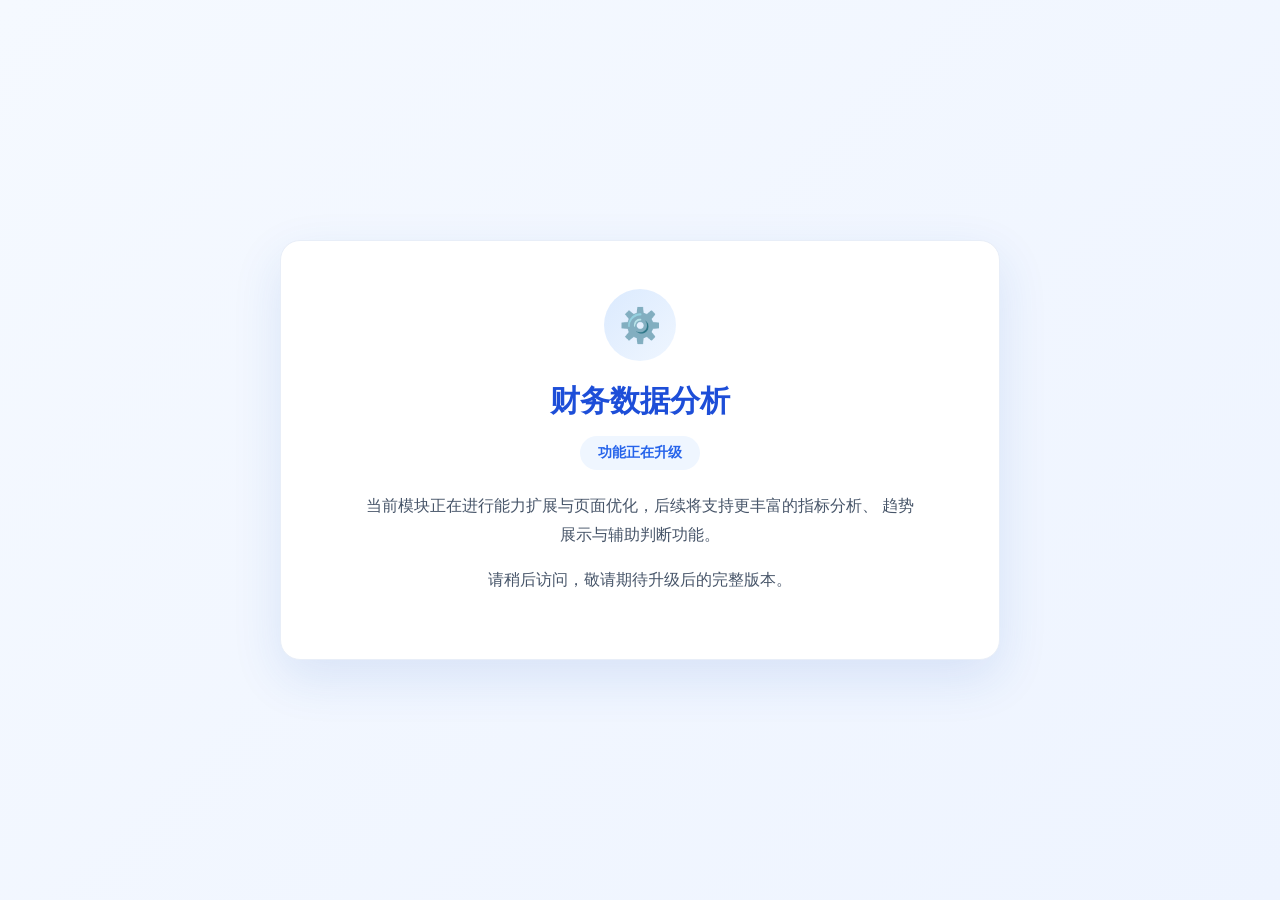
<file: fragments/finance-analysis.html>
<!DOCTYPE html>
<html lang="zh-CN">
<head>
  <meta charset="UTF-8" />
  <meta name="viewport" content="width=device-width, initial-scale=1.0" />
  <title>功能升级中</title>
  <link rel="stylesheet" href="../assets/css/pages/upgrade.css?v=20260626-scrollbar1"/>
</head>
<body>
  <div class="upgrade-card">
    <div class="icon">⚙️</div>
    <h1>财务数据分析</h1>
<div class="status">功能正在升级</div>
<p>
  当前模块正在进行能力扩展与页面优化，后续将支持更丰富的指标分析、
  趋势展示与辅助判断功能。
</p>
<p>
  请稍后访问，敬请期待升级后的完整版本。
</p>


  </div>
</body>
</html>
</file>
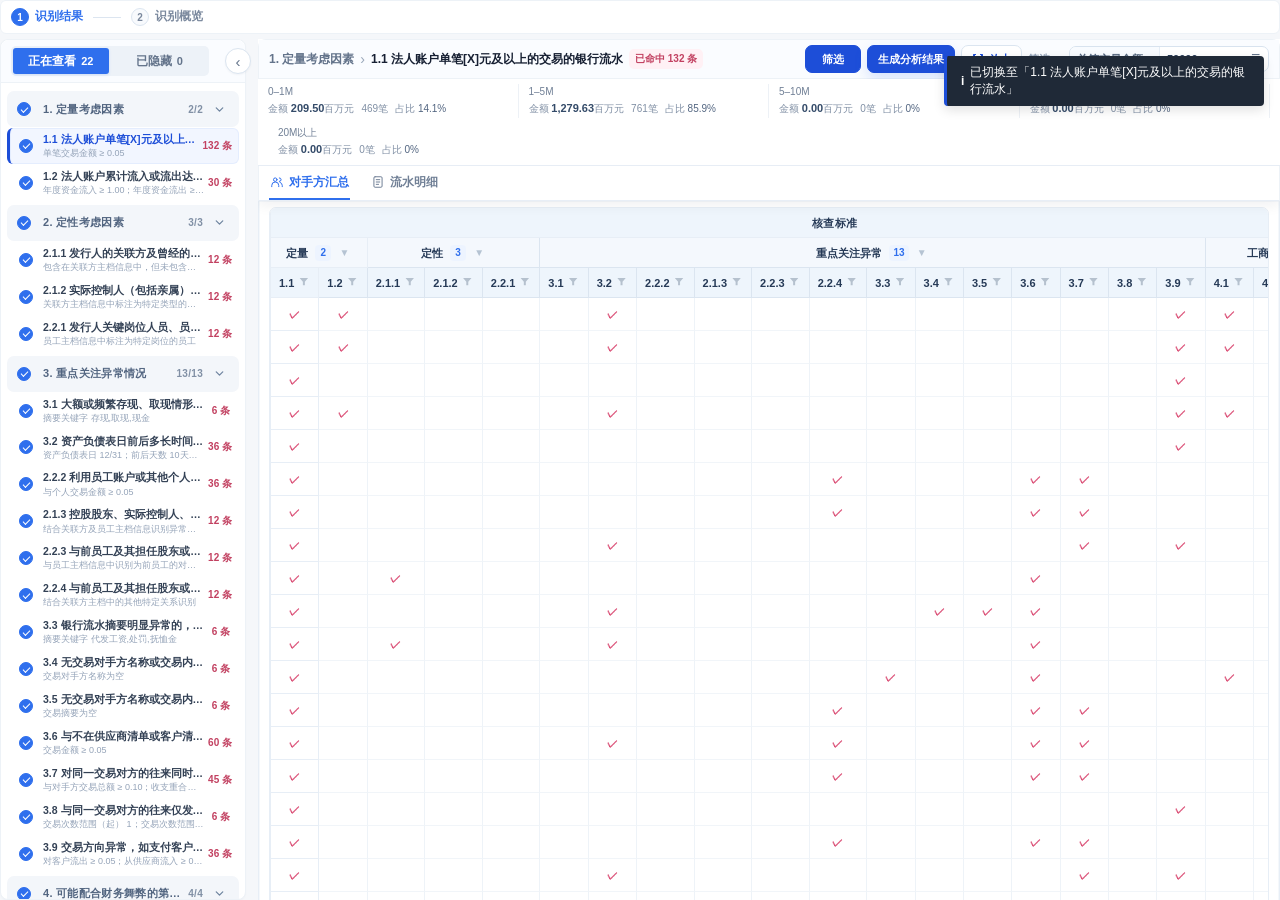
<file: fragments/fund-flow-check.html>
<!DOCTYPE html>
<html lang="zh-CN">
<head>
  <meta charset="UTF-8">
  <meta name="viewport" content="width=device-width, initial-scale=1.0">
  <title>资金流水核查页面 — Demo</title>
  <style>
    * { margin: 0; padding: 0; box-sizing: border-box; }

    :root {
      --sidebar-collapsed-width: 0px;
      /* ── 主色 ── */
      --primary: #2563eb;
      --primary-light: #eff6ff;
      --primary-border: #bfdbfe;

      /* ── 语义色（极少使用） ── */
      --danger: #dc2626;
      --danger-light: #fef2f2;
      --warning: #d97706;
      --warning-light: #fffbeb;
      --success: #16a34a;

      /* ── 中性色 ── */
      --gray-50:  #f9fafb;
      --gray-100: #f3f4f6;
      --gray-200: #e5e7eb;
      --gray-300: #d1d5db;
      --gray-400: #9ca3af;
      --gray-500: #6b7280;
      --gray-600: #4b5563;
      --gray-700: #374151;
      --gray-800: #1f2937;
      --gray-900: #111827;

      --sidebar-width: 260px;
      --header-height: 48px;
      --font: -apple-system, 'PingFang SC', 'Microsoft YaHei', 'Helvetica Neue', Arial, sans-serif;
    }

    body {
      font-family: var(--font);
      background: #fff;
      color: var(--gray-700);
      height: 100vh;
      overflow: hidden;
      display: flex;
      flex-direction: column;
      font-size: 13px;
      -webkit-font-smoothing: antialiased;
    }

    /* ─── TOP HEADER ─── */
    .header {
      height: var(--header-height);
      background: #fff;
      border-bottom: 1px solid var(--gray-200);
      display: flex;
      align-items: center;
      padding: 0 20px;
      gap: 12px;
      flex-shrink: 0;
      z-index: 100;
    }
    .header-logo {
      display: flex;
      align-items: center;
      gap: 8px;
      color: var(--gray-900);
      font-size: 14px;
      font-weight: 600;
    }
    .header-logo svg { color: var(--primary); }
    .header-divider { width: 1px; height: 18px; background: var(--gray-200); }
    .header-title {
      color: var(--gray-400);
      font-size: 12px;
    }
    .header-spacer { flex: 1; }
    .header-badge {
      background: var(--danger-light);
      color: var(--danger);
      border-radius: 4px;
      padding: 2px 8px;
      font-size: 11px;
      font-weight: 500;
    }
    .header-user {
      width: 28px; height: 28px;
      background: var(--primary-light);
      color: var(--primary);
      border-radius: 50%;
      display: flex; align-items: center; justify-content: center;
      font-size: 11px;
      font-weight: 600;
      cursor: pointer;
    }

    /* ─── MAIN LAYOUT ─── */
    .main-layout {
      flex: 1;
      display: flex;
      overflow: hidden;
      position: relative;
    }

    /* ─── SIDEBAR ─── */
    .sidebar {
      width: var(--sidebar-width);
      background: var(--gray-50);
      border-right: 1px solid var(--gray-200);
      display: flex;
      flex-direction: column;
      flex-shrink: 0;
      overflow: hidden;
      transition: width .22s ease;
    }
    .sidebar.collapsed {
      width: 0;
      border-right: none;
    }
    /* 折叠按钮 — 浮在 sidebar 右边缘 */
    .sidebar-toggle {
      position: absolute;
      left: calc(var(--sidebar-width) - 1px);
      top: calc(var(--header-height) + 12px);
      z-index: 50;
      width: 18px;
      height: 32px;
      background: var(--gray-100);
      border: 1px solid var(--gray-200);
      border-left: none;
      border-radius: 0 4px 4px 0;
      cursor: pointer;
      display: flex;
      align-items: center;
      justify-content: center;
      color: var(--gray-400);
      font-size: 10px;
      transition: left .22s ease, background .1s;
      user-select: none;
    }
    .sidebar-toggle:hover { background: var(--gray-200); color: var(--gray-600); }
    .sidebar-toggle.collapsed-btn {
      left: 0;
    }
    .sidebar-header {
      padding: 12px 16px 10px;
      border-bottom: 1px solid var(--gray-200);
      flex-shrink: 0;
    }
    .sidebar-label {
      font-size: 12px;
      font-weight: 600;
      color: var(--gray-500);
      letter-spacing: .5px;
      margin-bottom: 2px;
    }
    .sidebar-count {
      font-size: 12px;
      color: var(--gray-400);
    }
    .sidebar-count span {
      color: var(--primary);
      font-weight: 600;
    }
    .sidebar-body {
      flex: 1;
      overflow-y: auto;
      padding: 4px 0;
    }
    .sidebar-body::-webkit-scrollbar { width: 3px; }
    .sidebar-body::-webkit-scrollbar-thumb { background: var(--gray-200); border-radius: 2px; }

    .check-group-outer {
      margin-bottom: 2px;
    }
    .check-group-outer-title {
      padding: 8px 16px 5px;
      font-size: 12px;
      font-weight: 700;
      letter-spacing: .3px;
      color: var(--gray-900);
      background: var(--gray-200);
      border-top: 1px solid var(--gray-300);
      border-bottom: 1px solid var(--gray-200);
      margin-top: 4px;
      cursor: pointer;
      user-select: none;
      display: flex;
      align-items: center;
      gap: 6px;
      transition: background .1s;
    }
    .check-group-outer-title:hover { background: var(--gray-300); }
    .check-group-outer-toggle {
      margin-left: auto;
      font-size: 10px;
      color: var(--gray-400);
      transition: transform .2s;
    }
    .check-group-outer.collapsed .check-group-outer-toggle { transform: rotate(-90deg); }
    .check-group-outer-body {
      overflow: hidden;
      transition: max-height .25s ease;
    }
    .check-group-outer.collapsed .check-group-outer-body {
      max-height: 0 !important;
    }
    .check-group-outer-count {
      font-size: 11px;
      color: var(--gray-400);
      margin-left: 4px;
    }
    .check-group { margin-bottom: 2px; }
    .check-group-title {
      padding: 8px 16px 5px;
      font-size: 12px;
      font-weight: 700;
      letter-spacing: .3px;
      color: var(--gray-700);
      background: var(--gray-100);
      border-top: 1px solid var(--gray-200);
      border-bottom: 1px solid var(--gray-200);
      margin-top: 4px;
      cursor: pointer;
      user-select: none;
      display: flex;
      align-items: center;
      gap: 6px;
      transition: background .1s;
    }
    .check-group-title:hover { background: var(--gray-200); }
    .check-group:first-child .check-group-title { margin-top: 0; }
    .check-group-toggle {
      margin-left: auto;
      font-size: 10px;
      color: var(--gray-400);
      transition: transform .2s;
    }
    .check-group.collapsed .check-group-toggle { transform: rotate(-90deg); }
    .check-group-body {
      overflow: hidden;
      transition: max-height .25s ease;
    }
    .check-group.collapsed .check-group-body {
      max-height: 0 !important;
    }

    .check-item {
      display: flex;
      align-items: center;
      gap: 4px;
      padding: 6px 12px 6px 16px;
      cursor: pointer;
      transition: background .1s;
      border-left: 3px solid transparent;
      position: relative;
    }
    .check-item:hover { background: #fff; }
    .check-item.active {
      background: var(--primary-light);
      border-left-color: var(--primary);
      box-shadow: inset 0 0 0 1px var(--primary-border);
    }
    .check-item.has-filter {
      border-left-color: var(--primary-border);
    }
    .check-item.has-filter.active {
      background: var(--primary-light);
      border-left-color: var(--primary);
      box-shadow: inset 0 0 0 1px var(--primary-border);
    }

    .check-item-info { flex: 1; min-width: 0; }
    .check-item-name {
      font-size: 12px;
      color: var(--gray-700);
      font-weight: 500;
      line-height: 1.3;
      white-space: nowrap;
      overflow: hidden;
      text-overflow: ellipsis;
    }
    .check-item.active .check-item-name { color: var(--primary); font-weight: 600; }
    .check-item-desc {
      font-size: 10px;
      color: var(--gray-400);
      margin-top: 1px;
      white-space: nowrap;
      overflow: hidden;
      text-overflow: ellipsis;
    }

    .check-item-badges {
      display: flex;
      flex-direction: column;
      align-items: flex-end;
      gap: 2px;
      flex-shrink: 0;
    }
    .badge-hits {
      color: var(--danger);
      font-size: 10px;
      font-weight: 600;
    }
    .badge-filter {
      color: var(--primary);
      font-size: 10px;
      font-weight: 500;
    }
    .badge-new {
      color: var(--primary);
      font-size: 10px;
      font-weight: 500;
    }

    .filter-dot {
      width: 5px; height: 5px;
      border-radius: 50%;
      background: var(--primary);
      flex-shrink: 0;
    }

    .sidebar-footer {
      padding: 8px 12px;
      border-top: 1px solid var(--gray-200);
      flex-shrink: 0;
    }
    .btn-add-check {
      display: flex;
      align-items: center;
      justify-content: center;
      gap: 4px;
      width: 100%;
      padding: 6px;
      background: none;
      border: 1px dashed var(--gray-300);
      border-radius: 4px;
      color: var(--gray-400);
      font-size: 12px;
      cursor: pointer;
      transition: all .1s;
    }
    .btn-add-check:hover {
      border-color: var(--primary-border);
      color: var(--primary);
      background: #fff;
    }

    /* ─── CONTENT AREA ─── */
    .content-area {
      flex: 1;
      display: flex;
      flex-direction: column;
      overflow: hidden;
      background: #fff;
    }

    /* ─── GLOBAL FILTER PANEL ─── */
    .global-filter-panel {
      background: #fff;
      border-bottom: 1px solid var(--gray-200);
      padding: 10px 20px 8px;
      flex-shrink: 0;
      display: flex;
      align-items: center;
      gap: 10px;
      flex-wrap: nowrap;
    }
    .gfp-fields {
      display: flex;
      align-items: center;
      gap: 0;
      flex: 1;
      width: 100%;
    }
    .gfp-field {
      display: flex;
      flex-direction: column;
      gap: 2px;
      flex: 1;
      min-width: 0;
      padding: 0 6px;
    }
    .gfp-field:first-child { padding-left: 0; }
    .gfp-field:last-child { padding-right: 0; }
    .gfp-field-label {
      font-size: 10px;
      font-weight: 600;
      color: var(--gray-400);
      letter-spacing: .3px;
      white-space: nowrap;
    }
    /* ─── GFP MULTI-SELECT ─── */
    .gfp-ms {
      position: relative;
      width: 100%;
    }
    .gfp-ms-trigger {
      display: flex;
      align-items: center;
      gap: 4px;
      padding: 5px 26px 5px 8px;
      border: 1px solid var(--gray-200);
      border-radius: 4px;
      font-size: 12px;
      color: var(--gray-700);
      background: #fff;
      cursor: pointer;
      min-height: 28px;
      transition: border .1s;
      user-select: none;
      position: relative;
    }
    .gfp-ms-trigger::after {
      content: '';
      position: absolute;
      right: 8px;
      top: 50%;
      transform: translateY(-50%);
      width: 0; height: 0;
      border-left: 4px solid transparent;
      border-right: 4px solid transparent;
      border-top: 5px solid var(--gray-400);
      transition: border-top-color .1s;
    }
    .gfp-ms-trigger.open::after {
      border-top-color: var(--primary);
    }
    .gfp-ms-trigger:hover { border-color: var(--gray-300); }
    .gfp-ms-trigger.active-filter {
      border-color: var(--primary-border);
      background-color: var(--primary-light);
    }
    .gfp-ms-trigger.active-filter::after {
      border-top-color: var(--primary);
    }
    .gfp-ms-text {
      flex: 1;
      overflow: hidden;
      white-space: nowrap;
      text-overflow: ellipsis;
    }
    .gfp-ms-text.placeholder {
      color: var(--gray-400);
    }
    .gfp-ms-badge {
      background: var(--primary);
      color: #fff;
      font-size: 10px;
      font-weight: 600;
      padding: 0 5px;
      border-radius: 8px;
      line-height: 16px;
      flex-shrink: 0;
    }
    .gfp-ms-clear {
      display: none;
      align-items: center;
      justify-content: center;
      width: 16px;
      height: 16px;
      border-radius: 50%;
      font-size: 10px;
      color: var(--gray-400);
      flex-shrink: 0;
      margin-right: 2px;
      position: relative;
      z-index: 1;
    }
    .gfp-ms-trigger.active-filter .gfp-ms-clear { display: flex; }
    .gfp-ms-clear:hover { color: var(--danger); background: rgba(220,38,38,.08); }

    .gfp-ms-dropdown {
      position: absolute;
      top: calc(100% + 4px);
      left: 0;
      min-width: 100%;
      width: max-content;
      max-width: 280px;
      background: #fff;
      border: 1px solid var(--gray-200);
      border-radius: 6px;
      box-shadow: 0 4px 16px rgba(0,0,0,.1);
      z-index: 500;
      display: none;
      padding: 4px 0;
    }
    .gfp-ms-dropdown.open { display: block; }

    .gfp-ms-dd-header {
      display: flex;
      align-items: center;
      gap: 8px;
      padding: 6px 10px;
      border-bottom: 1px solid var(--gray-100);
      margin-bottom: 2px;
    }
    .gfp-ms-dd-header a {
      font-size: 11px;
      color: var(--primary);
      cursor: pointer;
      text-decoration: none;
    }
    .gfp-ms-dd-header a:hover { text-decoration: underline; }
    .gfp-ms-dd-header .dd-header-spacer { flex: 1; }

    .gfp-ms-opt {
      display: flex;
      align-items: center;
      gap: 6px;
      padding: 5px 10px;
      font-size: 12px;
      color: var(--gray-700);
      cursor: pointer;
      transition: background .08s;
    }
    .gfp-ms-opt:hover { background: var(--gray-50); }
    .gfp-ms-opt.exclude-mode {
      border-top: 1px solid var(--gray-100);
      margin-top: 2px;
      padding-top: 6px;
    }
    .gfp-ms-opt-checkbox {
      width: 14px;
      height: 14px;
      border: 1.5px solid var(--gray-300);
      border-radius: 3px;
      display: flex;
      align-items: center;
      justify-content: center;
      flex-shrink: 0;
      font-size: 9px;
      color: #fff;
      background: #fff;
      transition: all .1s;
    }
    .gfp-ms-opt.checked .gfp-ms-opt-checkbox {
      background: var(--primary);
      border-color: var(--primary);
    }
    .gfp-ms-opt.excluded .gfp-ms-opt-checkbox {
      background: var(--danger);
      border-color: var(--danger);
    }
    .gfp-ms-opt-exclude {
      width: 14px;
      height: 14px;
      border: 1.5px solid var(--gray-300);
      border-radius: 3px;
      display: flex;
      align-items: center;
      justify-content: center;
      flex-shrink: 0;
      font-size: 9px;
      color: #fff;
      background: #fff;
      margin-left: auto;
      transition: all .1s;
    }
    .gfp-ms-opt.excluded .gfp-ms-opt-exclude {
      background: var(--danger);
      border-color: var(--danger);
    }
    .gfp-ms-opt-label {
      flex: 1;
      white-space: nowrap;
      overflow: hidden;
      text-overflow: ellipsis;
    }
    .gfp-ms-opt.excluded .gfp-ms-opt-label {
      text-decoration: line-through;
      color: var(--danger);
    }

    /* 已选标签 (trigger 内) */
    .gfp-ms-tags {
      display: flex;
      align-items: center;
      gap: 3px;
      flex-wrap: nowrap;
      overflow: hidden;
    }
    .gfp-ms-tag {
      display: inline-flex;
      align-items: center;
      gap: 2px;
      padding: 0 5px;
      background: var(--primary-light);
      border: 1px solid var(--primary-border);
      border-radius: 3px;
      font-size: 10px;
      color: var(--primary);
      white-space: nowrap;
      flex-shrink: 0;
    }
    .gfp-ms-tag.excluded-tag {
      background: var(--danger-light);
      border-color: #fecaca;
      color: var(--danger);
      text-decoration: line-through;
    }
    .gfp-ms-tag-close {
      font-size: 9px;
      cursor: pointer;
      opacity: .6;
      line-height: 1;
    }
    .gfp-ms-tag-close:hover { opacity: 1; }
    .gfp-ms-ellipsis {
      font-size: 10px;
      color: var(--gray-400);
      flex-shrink: 0;
    }

    .gfp-date-range {
      display: flex;
      align-items: center;
      gap: 4px;
    }
    .gfp-date-input {
      padding: 4px 8px;
      border: 1px solid var(--gray-200);
      border-radius: 4px;
      font-size: 12px;
      color: var(--gray-700);
      outline: none;
      font-family: var(--font);
      min-width: 100px;
      transition: border .1s;
    }
    .gfp-date-input:focus { border-color: var(--primary); }
    .gfp-date-sep {
      font-size: 11px;
      color: var(--gray-300);
    }

    /* ─── CHECK CONTEXT BAR (核查上下文+统计卡片) ─── */
    .check-context-bar {
      background: #fff;
      border-bottom: 1px solid var(--gray-200);
      flex-shrink: 0;
    }
    .check-context-header {
      display: flex;
      align-items: center;
      gap: 8px;
      padding: 7px 20px 7px;
    }
    .ccb-breadcrumb-group {
      font-size: 12px;
      font-weight: 500;
      color: var(--gray-400);
    }
    .ccb-breadcrumb-sep {
      font-size: 11px;
      color: var(--gray-300);
      margin: 0 4px;
    }
    .ccb-check-label {
      font-size: 12px;
      font-weight: 600;
      color: var(--gray-900);
    }
    .ccb-check-badge {
      background: var(--danger-light);
      color: var(--danger);
      border-radius: 4px;
      padding: 1px 6px;
      font-size: 11px;
      font-weight: 500;
    }
    .ccb-spacer { flex: 1; }
    .btn-run {
      display: flex;
      align-items: center;
      gap: 3px;
      padding: 3px 10px;
      background: var(--primary);
      color: #fff;
      border: none;
      border-radius: 3px;
      font-size: 11px;
      font-weight: 500;
      cursor: pointer;
      transition: background .1s;
    }
    .btn-run:hover { background: #1d4ed8; }
    .btn-run:active { transform: scale(.98); }
    .btn-reset {
      display: flex; align-items: center; gap: 3px;
      padding: 3px 8px;
      background: none;
      border: 1px solid var(--gray-200);
      border-radius: 3px;
      color: var(--gray-500);
      font-size: 11px;
      cursor: pointer;
      transition: all .1s;
    }
    .btn-reset:hover { background: var(--gray-50); border-color: var(--gray-300); }

    .check-context-filters {
      display: flex;
      flex-wrap: nowrap;
      gap: 6px;
      align-items: center;
      margin-left: 6px;
      flex-shrink: 0;
    }
    .fc-label {
      font-size: 11px;
      color: var(--gray-400);
      margin-right: 2px;
      flex-shrink: 0;
    }
    .filter-chip {
      display: inline-flex;
      align-items: center;
      gap: 3px;
      padding: 2px 7px;
      border-radius: 3px;
      font-size: 11px;
      border: 1px solid;
      cursor: pointer;
      transition: all .1s;
      white-space: nowrap;
      max-width: 200px;
    }
    .filter-chip.active-chip {
      background: var(--primary-light);
      border-color: var(--primary-border);
      color: var(--primary);
      font-weight: 500;
    }
    .filter-chip.inactive-chip {
      background: #fff;
      border-color: var(--gray-200);
      color: var(--gray-500);
    }
    .filter-chip.inactive-chip:hover {
      border-color: var(--gray-300);
    }
    .chip-dot {
      width: 4px; height: 4px;
      border-radius: 50%;
      background: var(--primary);
      flex-shrink: 0;
    }
    .chip-icon { font-size: 11px; }
    .chip-remove {
      width: 12px; height: 12px;
      border-radius: 50%;
      display: flex; align-items: center; justify-content: center;
      font-size: 9px;
      font-weight: 700;
      color: var(--gray-400);
      transition: color .1s;
    }
    .chip-remove:hover { color: var(--danger); }

    .condition-editor {
      position: absolute;
      top: calc(100% + 4px);
      left: 0;
      background: #fff;
      border: 1px solid var(--gray-200);
      border-radius: 6px;
      box-shadow: 0 4px 16px rgba(0,0,0,.1);
      padding: 10px 14px;
      display: none;
      z-index: 400;
      min-width: 220px;
    }
    .condition-editor.show { display: flex; flex-wrap: wrap; gap: 10px; align-items: flex-end; }
    .ce-field { display: flex; flex-direction: column; gap: 3px; }
    .ce-field label { font-size: 11px; font-weight: 500; color: var(--gray-500); }
    .ce-input {
      padding: 5px 8px;
      border: 1px solid var(--gray-200);
      border-radius: 4px;
      font-size: 12px;
      color: var(--gray-700);
      outline: none;
      transition: border .1s;
      min-width: 90px;
      background: #fff;
    }
    .ce-input:focus { border-color: var(--primary); }
    .ce-select {
      padding: 5px 24px 5px 8px;
      border: 1px solid var(--gray-200);
      border-radius: 4px;
      font-size: 12px;
      color: var(--gray-700);
      background: #fff url("data:image/svg+xml,%3Csvg xmlns='http://www.w3.org/2000/svg' viewBox='0 0 12 8'%3E%3Cpath d='M1 1l5 5 5-5' stroke='%239ca3af' stroke-width='1.5' fill='none' stroke-linecap='round'/%3E%3C/svg%3E") no-repeat right 6px center / 10px;
      appearance: none;
      outline: none;
      cursor: pointer;
    }
    .ce-select:focus { border-color: var(--primary); }
    .ce-confirm {
      padding: 5px 12px;
      background: var(--primary);
      color: #fff;
      border: none;
      border-radius: 4px;
      font-size: 12px;
      font-weight: 500;
      cursor: pointer;
      transition: background .1s;
    }
    .ce-confirm:hover { background: #1d4ed8; }

    /* ─── TABS ─── */
    .tabs-bar {
      background: #fff;
      border-bottom: 1px solid var(--gray-200);
      display: flex;
      align-items: center;
      padding: 0 20px;
      flex-shrink: 0;
    }
    .tab {
      display: flex;
      align-items: center;
      gap: 5px;
      padding: 8px 14px;
      font-size: 13px;
      font-weight: 500;
      color: var(--gray-400);
      cursor: pointer;
      border-bottom: 2px solid transparent;
      margin-bottom: -1px;
      transition: color .1s;
    }
    .tab:hover { color: var(--gray-600); }
    .tab.active { color: var(--primary); border-bottom-color: var(--primary); }
    .tab-count {
      font-size: 11px;
      color: var(--gray-400);
    }
    .tab.active .tab-count {
      color: var(--primary);
    }
    .tab-count.danger {
      color: var(--danger);
    }
    .tabs-spacer { flex: 1; }
    .toolbar-right {
      display: flex;
      align-items: center;
      gap: 6px;
    }
    .btn-icon {
      width: 28px; height: 28px;
      display: flex; align-items: center; justify-content: center;
      border: 1px solid var(--gray-200);
      border-radius: 4px;
      cursor: pointer;
      color: var(--gray-400);
      background: none;
      transition: all .1s;
      font-size: 13px;
    }
    .btn-icon:hover { background: var(--gray-50); color: var(--gray-600); }
    .btn-export {
      display: flex; align-items: center; gap: 4px;
      padding: 4px 10px;
      background: none;
      border: 1px solid var(--gray-200);
      border-radius: 4px;
      color: var(--gray-500);
      font-size: 12px;
      cursor: pointer;
      transition: all .1s;
    }
    .btn-export:hover { border-color: var(--primary-border); color: var(--primary); }

    /* ─── TABLE AREA ─── */
    .table-area {
      flex: 1;
      overflow: visible;
      display: flex;
      flex-direction: column;
    }

    .table-panel {
      background: #fff;
      display: flex;
      flex-direction: column;
      overflow: visible;
      transition: flex .2s;
    }
    .table-panel.top-panel { flex: 1.2; border-bottom: 1px solid var(--gray-200); }
    .table-panel.bottom-panel { flex: 1; }

    .table-panel-header {
      display: flex;
      align-items: center;
      gap: 8px;
      padding: 8px 18px;
      flex-shrink: 0;
    }
    .tph-title {
      font-size: 13px;
      font-weight: 600;
      color: var(--gray-800);
    }
    .tph-sub {
      font-size: 11px;
      color: var(--gray-400);
    }
    .tph-spacer { flex: 1; }
    .tph-search {
      display: flex;
      align-items: center;
      gap: 5px;
      padding: 4px 8px;
      border: 1px solid var(--gray-200);
      border-radius: 4px;
      font-size: 12px;
      color: var(--gray-400);
      background: #fff;
      min-width: 120px;
      transition: all .1s;
    }
    .tph-search:focus-within { border-color: var(--primary); }
    .tph-search-input {
      border: none;
      outline: none;
      background: transparent;
      font-size: 12px;
      color: var(--gray-700);
      width: 100%;
      font-family: var(--font);
    }
    .tph-search-input::placeholder { color: var(--gray-300); }

    .scroll-wrap {
      overflow: auto;
      flex: 1;
      padding: 0 18px;
    }
    .scroll-wrap::-webkit-scrollbar { width: 4px; height: 4px; }
    .scroll-wrap::-webkit-scrollbar-thumb { background: var(--gray-200); border-radius: 2px; }
    .scroll-wrap::-webkit-scrollbar-thumb:hover { background: var(--gray-300); }

    table {
      width: 100%;
      border-collapse: separate;
      border-spacing: 0;
      font-size: 12px;
    }
    thead th {
      background: var(--gray-50);
      padding: 6px 10px;
      text-align: left;
      font-size: 11px;
      font-weight: 600;
      color: var(--gray-500);
      border-bottom: 1px solid var(--gray-200);
      white-space: nowrap;
      position: sticky;
      top: 0;
      z-index: 2;
      cursor: pointer;
      user-select: none;
    }
    thead th:hover { background: var(--gray-100); }
    thead th.no-sort { cursor: default; }
    thead th.no-sort:hover { background: var(--gray-50); }

    tbody tr {
      transition: background .05s;
      cursor: pointer;
    }
    tbody tr:hover { background: var(--gray-50); }
    tbody tr.selected { background: var(--primary-light) !important; }

    td {
      padding: 7px 10px;
      color: var(--gray-600);
      vertical-align: middle;
      white-space: nowrap;
      border-bottom: 1px solid var(--gray-100);
      font-size: 11px;
    }
    td.text-right { text-align: right; }
    td.text-center { text-align: center; }
    td.amount { font-variant-numeric: tabular-nums; font-weight: 500; }
    td.amount.outflow { color: var(--danger); }
    td.amount.inflow { color: var(--primary); }
    .risk-hit-count-head,
    .risk-hit-count-sub,
    .risk-hit-count-cell {
      min-width: 72px;
      text-align: center !important;
      font-variant-numeric: tabular-nums;
    }
    .risk-hit-count-cell {
      color: var(--primary);
      font-weight: 700;
      background: #f8fbff;
    }
    .audit-pager {
      display: flex;
      align-items: center;
      justify-content: flex-end;
      gap: 5px;
      margin-top: 8px;
      padding: 4px 0;
      font-size: 12px;
      color: #475569;
      flex-wrap: nowrap;
      min-width: 0;
      overflow-x: auto;
      overflow-y: hidden;
      scrollbar-width: none;
      white-space: nowrap;
    }
    .audit-pager::-webkit-scrollbar { display: none; }
    .audit-pager-total { flex: 0 0 auto; margin-right: 2px; color: #334155; white-space: nowrap; }
    .audit-pager-btn {
      flex: 0 0 auto;
      width: 28px;
      min-width: 28px;
      height: 26px;
      padding: 0;
      border: 1px solid #dbe4f0;
      border-radius: 4px;
      background: #fff;
      color: #334155;
      font-size: 12px;
      line-height: 24px;
      cursor: pointer;
      box-shadow: none;
    }
    .audit-pager-btn:hover:not(:disabled) { border-color: #9bbbea; background: #f7faff; color: #1d4ed8; }
    .audit-pager-btn.is-active { border-color: #2f6fed; background: #fff; color: #1d4ed8; font-weight: 700; }
    .audit-pager-btn:disabled { color: #cbd5e1; background: #f8fafc; border-color: #e5eaf2; cursor: not-allowed; }
    .audit-pager-arrow { font-size: 17px; font-weight: 400; line-height: 20px; }
    .audit-pager-ellipsis {
      flex: 0 0 auto;
      min-width: 22px;
      height: 26px;
      display: inline-flex;
      align-items: center;
      justify-content: center;
      color: #94a3b8;
    }
    .audit-pager-size select,
    .audit-pager-jump {
      flex: 0 0 auto;
      height: 26px;
      border: 1px solid #dbe4f0;
      border-radius: 4px;
      background: #fff;
      color: #334155;
      font-size: 12px;
      outline: none;
      box-sizing: border-box;
    }
    .audit-pager-size select { width:94px; min-width:94px; max-width:94px; padding:0 25px 0 8px; appearance:none; -webkit-appearance:none; }
    .audit-pager-jump { width: 44px; min-width: 44px; max-width: 44px; padding: 0 4px; text-align: center; }
    .audit-pager-size select:focus,
    .audit-pager-jump:focus { border-color: #2f6fed; box-shadow: 0 0 0 2px rgba(47,111,237,.12); }
    .audit-pager-jump-label { flex: 0 0 auto; color: #334155; white-space: nowrap; }

    .risk-badge {
      display: inline-flex;
      align-items: center;
      gap: 3px;
      padding: 1px 6px;
      border-radius: 3px;
      font-size: 11px;
      font-weight: 500;
    }
    .risk-high { background: var(--danger-light); color: var(--danger); }
    .risk-mid  { background: var(--warning-light); color: var(--warning); }
    .risk-low  { background: var(--primary-light); color: var(--primary); }
    .risk-none { background: var(--gray-100); color: var(--gray-500); }

    .hit-tags {
      display: flex;
      flex-wrap: wrap;
      gap: 3px;
    }
    .hit-tag {
      padding: 1px 5px;
      border-radius: 3px;
      font-size: 10px;
      font-weight: 500;
      background: var(--danger-light);
      color: var(--danger);
    }
    .hit-tag.warn {
      background: var(--warning-light);
      color: var(--warning);
    }

    /* ─── HIT CHECKS (分组打勾样式) ─── */
    .hit-checks {
      display: flex;
      flex-direction: column;
      gap: 3px;
      min-width: 120px;
    }
    .hit-check-group {
      display: flex;
      flex-direction: column;
      gap: 1px;
    }
    .hit-check-group-title {
      font-size: 9px;
      font-weight: 700;
      color: var(--gray-400);
      letter-spacing: .3px;
      text-transform: uppercase;
      margin-bottom: 1px;
      margin-top: 2px;
    }
    .hit-check-group:first-child .hit-check-group-title { margin-top: 0; }
    .hit-check-items {
      display: flex;
      flex-wrap: wrap;
      gap: 2px;
    }
    .hit-check-item {
      display: inline-flex;
      align-items: center;
      gap: 3px;
      font-size: 10px;
      padding: 1px 5px 1px 4px;
      border-radius: 3px;
      font-weight: 500;
      white-space: nowrap;
    }
    .hit-check-item.hit {
      background: var(--danger-light);
      color: var(--danger);
    }
    .hit-check-item.hit-warn {
      background: var(--warning-light);
      color: var(--warning);
    }
    .hit-check-item .hci-icon {
      font-size: 9px;
      line-height: 1;
    }

    /* ─── CHECK PROGRAM COLUMNS ─── */
    .check-cell {
      padding: 4px 2px !important;
      text-align: center;
      cursor: pointer;
      min-width: 36px;
      position: relative;
      transition: background .1s;
    }
    .check-cell:hover { background: var(--gray-100) !important; }
    .hit-cell { background: var(--danger-light) !important; }
    .hit-cell:hover { background: #fecaca !important; }
    .cleared-cell { background: #ecfdf5 !important; }
    .cleared-cell:hover { background: #d1fae5 !important; }
    .empty-cell { }
    .check-hit-icon {
      font-size: 11px;
      font-weight: 700;
      color: var(--danger);
      line-height: 1;
      font-variant-numeric: tabular-nums;
    }
    .check-cleared-icon {
      display: inline-flex;
      align-items: center;
      justify-content: center;
      width: 14px; height: 14px;
      border-radius: 50%;
      background: var(--success);
      color: #fff;
      font-size: 9px;
      font-weight: 700;
      line-height: 1;
    }
    /* 双层表头 */
    thead tr.group-header th {
      font-size: 11px;
      padding: 4px 6px;
      text-align: center;
      border-bottom: 1px solid var(--gray-200);
      background: var(--gray-100);
      color: var(--gray-600);
      font-weight: 600;
    }
    /* 第0行：总组头 */
    thead tr.group-header:first-child th {
      font-size: 10px;
      padding: 3px 6px;
      background: var(--gray-200);
      color: var(--gray-500);
      font-weight: 700;
      letter-spacing: .3px;
    }
    thead tr.sub-header th {
      font-size: 9px;
      font-weight: 600;
      padding: 3px 3px;
      text-align: center;
      border-bottom: 1px solid var(--gray-300);
      color: var(--gray-500);
      background: var(--gray-50);
      cursor: pointer;
      position: relative;
    }
    thead tr.sub-header th:hover {
      background: var(--gray-100);
      color: var(--gray-700);
    }

    /* 核查标准组头可折叠：大类组头可点击 */
    thead tr.group-header th.group-collapsible {
      cursor: pointer;
      user-select: none;
      transition: background .1s;
    }
    thead tr.group-header th.group-collapsible:hover {
      filter: brightness(0.95);
    }

    /* 核查标准列（组头和子列头）sticky 固定 */
    thead tr.group-header th.group-collapsible,
    thead tr.sub-header th[data-check-group] {
      position: sticky !important;
      left: 0;
      z-index: 4;
    }
    thead tr.group-header th.group-collapsible {
      z-index: 5;
    }

    /* 核查标准数据列 sticky 固定 */
    tbody td[data-check-group] {
      position: sticky !important;
      left: 0;
      z-index: 1;
      background: inherit;
    }
    /* 行选中状态下的核查标准单元格 */
    tbody tr.selected td[data-check-group] {
      background: var(--primary-light) !important;
    }
    tbody tr:hover td[data-check-group] {
      background: var(--gray-50) !important;
    }
    tbody tr.selected:hover td[data-check-group] {
      background: var(--primary-light) !important;
    }

    /* 命中计数标签 */
    .group-hit-count {
      display: inline-flex;
      align-items: center;
      gap: 2px;
      font-size: 10px;
      font-weight: 600;
      margin-left: 4px;
      padding: 0 4px;
      border-radius: 3px;
      background: rgba(255,255,255,0.5);
    }
    .group-hit-count.has-hits {
      background: var(--danger-light);
      color: var(--danger);
    }
    .group-hit-count.no-hits {
      background: rgba(255,255,255,0.3);
      color: inherit;
      opacity: 0.6;
    }
    .group-toggle-icon {
      font-size: 8px;
      margin-left: 2px;
      opacity: 0.5;
    }
    /* 子列和数据列折叠状态 */
    .check-col-hidden { display: none; }

    /* 对手方名称列 sticky 固定 */
    .sticky-name-cell {
      position: sticky !important;
      left: 0;
      z-index: 3;
      background: #fff;
      box-shadow: 2px 0 4px rgba(0,0,0,.06);
    }
    thead .sticky-name-cell {
      z-index: 6;
      background: var(--gray-50);
      /* 同时保持垂直方向 sticky — 必须写 top + left 同一条规则 */
      position: sticky !important;
      top: 0;
      /* left 由 JS updateStickyLeft() 动态设置 */
    }
    thead tr.group-header .sticky-name-cell {
      background: var(--gray-100);
      z-index: 6;
    }
    thead tr.sub-header .sticky-name-cell {
      background: var(--gray-50);
      z-index: 6;
    }
    tbody tr.selected .sticky-name-cell {
      background: var(--primary-light) !important;
    }
    tbody tr:hover .sticky-name-cell {
      background: var(--gray-50);
    }
    tbody tr.selected:hover .sticky-name-cell {
      background: var(--primary-light) !important;
    }
    /* 对手方汇总/流水明细是三层表头：仅纵向固定表头，不再做横向冻结列。 */
    #cpTable thead th,
    #txTable thead th {
      left: auto !important;
      background-clip: padding-box;
    }
    #cpTable thead tr:nth-child(1) th,
    #txTable thead tr:nth-child(1) th {
      position: sticky !important;
      top: 0 !important;
      z-index: 80 !important;
    }
    #cpTable thead tr:nth-child(2) th,
    #txTable thead tr:nth-child(2) th {
      position: sticky !important;
      top: var(--risk-sticky-row-1, 29px) !important;
      z-index: 79 !important;
    }
    #cpTable thead tr:nth-child(3) th,
    #txTable thead tr:nth-child(3) th {
      position: sticky !important;
      top: var(--risk-sticky-row-2, 58px) !important;
      z-index: 78 !important;
    }
    #cpTable tbody td[data-check-group],
    #txTable tbody td[data-check-group],
    #cpTable tbody .cp-name-sticky,
    #txTable tbody .tx-cp-name-cell {
      position: static !important;
      left: auto !important;
      box-shadow: none !important;
    }
    /* 大类组头色块 */
    .gq-quantitative { background: #eff6ff !important; color: #2563eb !important; }
    .gq-qualitative  { background: #f0fdf4 !important; color: #15803d !important; }
    .gq-abnormal     { background: #fff7ed !important; color: #c2410c !important; }
    .gq-bizinfo      { background: #fdf4ff !important; color: #7e22ce !important; }
    .gq-other        { background: #f8fafc !important; color: #475569 !important; }

    /* 核查程序 tooltip */    .check-tooltip {
      position: fixed;
      background: var(--gray-800);
      color: #fff;
      padding: 6px 10px;
      border-radius: 4px;
      font-size: 11px;
      line-height: 1.5;
      pointer-events: none;
      z-index: 500;
      max-width: 260px;
      box-shadow: 0 4px 12px rgba(0,0,0,.15);
      display: none;
    }
    /* 手工去除弹窗 */
    .clear-modal-overlay {
      position: fixed;
      top: 0; left: 0; right: 0; bottom: 0;
      background: rgba(0,0,0,.25);
      z-index: 600;
      display: flex;
      align-items: center;
      justify-content: center;
    }
    .clear-modal {
      background: #fff;
      border-radius: 8px;
      padding: 20px 24px;
      width: 340px;
      box-shadow: 0 8px 32px rgba(0,0,0,.18);
    }
    .clear-modal h4 {
      font-size: 14px;
      font-weight: 600;
      color: var(--gray-800);
      margin-bottom: 4px;
    }
    .clear-modal .clear-sub {
      font-size: 11px;
      color: var(--gray-400);
      margin-bottom: 12px;
    }
    .clear-modal textarea {
      width: 100%;
      height: 72px;
      border: 1px solid var(--gray-200);
      border-radius: 4px;
      padding: 8px;
      font-size: 12px;
      font-family: var(--font);
      resize: none;
    }
    .clear-modal .clear-btns {
      display: flex;
      gap: 8px;
      justify-content: flex-end;
      margin-top: 12px;
    }
    .clear-modal .clear-btns button {
      padding: 6px 16px;
      border-radius: 4px;
      font-size: 12px;
      cursor: pointer;
      border: 1px solid var(--gray-200);
      background: #fff;
      color: var(--gray-600);
    }
    .clear-modal .clear-btns button.primary {
      background: var(--primary);
      color: #fff;
      border-color: var(--primary);
    }
    .clear-modal .clear-btns button.primary:hover { opacity: .9; }
    .clear-modal .undo-btn {
      background: var(--danger-light);
      color: var(--danger);
      border-color: transparent;
      font-size: 11px;
      padding: 4px 12px;
      border-radius: 4px;
      cursor: pointer;
      margin-top: 8px;
    }

    /* ─── TABLE HEADER ICONS ─── */
    .th-icons {
      display: inline-flex;
      align-items: center;
      gap: 2px;
      margin-left: 4px;
      vertical-align: middle;
    }
    .th-filter-icon, .th-sort-icons {
      display: inline-flex;
      align-items: center;
      justify-content: center;
      width: 16px; height: 16px;
      border-radius: 2px;
      cursor: pointer;
      color: var(--gray-300);
      font-size: 10px;
      transition: all .1s;
    }
    .th-filter-icon:hover, .th-sort-icons:hover { background: var(--gray-100); color: var(--gray-600); }
    .th-filter-icon.is-active { background:#eaf1ff; color:var(--primary); }
    .th-filter-icon:empty::before {
      content: "";
      display: block;
      width: 9px;
      height: 9px;
      background: currentColor;
      clip-path: polygon(8% 16%, 92% 16%, 58% 52%, 58% 86%, 42% 86%, 42% 52%);
    }
    .th-sort-icons { flex-direction: column; height: 16px; }
    .th-sort-arrow {
      font-size: 8px;
      line-height: 1;
      cursor: pointer;
      color: var(--gray-300);
      transition: color .1s;
    }
    .th-sort-arrow.active { color: var(--primary); }
    .th-sort-arrow:hover { color: var(--gray-600); }

    /* ─── CP NAME FILTER DROPDOWN ─── */
    .cp-name-filter-dropdown {
      position: absolute;
      background: #fff;
      border: 1px solid var(--gray-200);
      border-radius: 6px;
      box-shadow: 0 4px 16px rgba(0,0,0,.12);
      z-index: 300;
      width: 220px;
      max-height: 320px;
      overflow-y: auto;
      padding: 6px;
    }
    .cp-filter-search {
      margin-bottom: 6px;
    }
    .cp-filter-search input {
      width: 100%;
      border: 1px solid var(--gray-200);
      border-radius: 3px;
      padding: 4px 6px;
      font-size: 11px;
      font-family: var(--font);
    }
    .cp-filter-list {
      max-height: 220px;
      overflow-y: auto;
      margin-bottom: 6px;
    }
    .cp-filter-item {
      display: flex;
      align-items: center;
      gap: 6px;
      padding: 4px 6px;
      font-size: 11px;
      cursor: pointer;
      border-radius: 3px;
    }
    .cp-filter-item:hover { background: var(--gray-50); }
    .cp-filter-actions {
      display: flex;
      gap: 6px;
      justify-content: flex-end;
    }
    .cp-filter-actions button {
      padding: 4px 12px;
      border-radius: 4px;
      font-size: 11px;
      cursor: pointer;
      border: 1px solid var(--gray-200);
      background: #fff;
      color: var(--gray-600);
    }
    .cp-filter-actions button.primary {
      background: var(--primary);
      color: #fff;
      border-color: var(--primary);
    }

    .expand-btn {
      width: 20px; height: 20px;
      border-radius: 3px;
      border: 1px solid var(--gray-200);
      background: none;
      display: inline-flex; align-items: center; justify-content: center;
      cursor: pointer;
      color: var(--gray-400);
      font-size: 10px;
      transition: all .1s;
      flex-shrink: 0;
    }
    .expand-btn:hover { border-color: var(--primary); color: var(--primary); }
    .expand-btn.expanded { background: var(--primary-light); border-color: var(--primary-border); color: var(--primary); transform: rotate(90deg); }

    .cp-cell { display: flex; align-items: center; gap: 6px; }
    .cp-avatar {
      width: 26px; height: 26px;
      border-radius: 4px;
      display: flex; align-items: center; justify-content: center;
      font-size: 11px;
      font-weight: 600;
      flex-shrink: 0;
      background: var(--primary-light);
      color: var(--primary);
    }
    .cp-name { font-weight: 500; color: var(--gray-800); font-size: 12px; }
    .cp-type { font-size: 11px; color: var(--gray-400); margin-top: 1px; }

    .mark-status {
      display: inline-flex;
      align-items: center;
      gap: 4px;
      padding: 2px 8px;
      border-radius: 4px;
      font-size: 11px;
      font-weight: 500;
      cursor: pointer;
      transition: all .15s;
      border: 1px solid transparent;
    }
    .mark-status.mark-flagged {
      background: var(--danger-light);
      color: var(--danger);
      border-color: #fecaca;
    }
    .mark-status.mark-flagged:hover {
      background: #fee2e2;
    }
    .mark-status.mark-explained {
      background: var(--warning-light);
      color: var(--warning);
      border-color: #fde68a;
    }
    .mark-status.mark-explained:hover {
      background: #fef3c7;
    }
    .mark-status.mark-cleared {
      background: var(--primary-light);
      color: var(--primary);
      border-color: var(--primary-border);
    }
    .mark-status.mark-none {
      background: var(--gray-100);
      color: var(--gray-400);
      border-color: var(--gray-200);
    }
    .mark-status .mark-icon { font-size: 10px; }

    .mark-menu {
      position: absolute;
      background: #fff;
      border: 1px solid var(--gray-200);
      border-radius: 6px;
      box-shadow: 0 4px 16px rgba(0,0,0,.1);
      padding: 4px 0;
      z-index: 200;
      min-width: 140px;
    }
    .mark-menu-item {
      display: flex;
      align-items: center;
      gap: 8px;
      padding: 6px 12px;
      font-size: 12px;
      color: var(--gray-700);
      cursor: pointer;
      transition: background .1s;
    }
    .mark-menu-item:hover { background: var(--gray-50); }
    .mark-menu-item.active-item { color: var(--primary); font-weight: 600; }

    .bar-wrap { display: flex; align-items: center; gap: 5px; }
    .mini-bar {
      height: 4px;
      border-radius: 2px;
      background: var(--primary);
      opacity: .6;
    }
    .mini-bar.danger { background: var(--danger); opacity: .6; }
    .mini-bar.warning { background: var(--warning); opacity: .6; }
    .bar-val { font-size: 11px; color: var(--gray-500); min-width: 32px; text-align: right; }

    .detail-row { display: none; }
    .detail-row.show { display: table-row; }
    .detail-row td { padding: 0; }
    .detail-inner {
      background: var(--gray-50);
      border-top: 1px solid var(--gray-200);
      padding: 10px 16px 10px 44px;
    }
    .detail-title {
      font-size: 11px;
      font-weight: 600;
      color: var(--gray-500);
      margin-bottom: 6px;
    }
    .detail-table {
      width: 100%;
      border: 1px solid var(--gray-200);
      border-radius: 4px;
      overflow: hidden;
      background: #fff;
    }
    .detail-table th {
      background: var(--gray-50);
      padding: 5px 8px;
      font-size: 11px;
      font-weight: 600;
      color: var(--gray-500);
      border-bottom: 1px solid var(--gray-200);
      cursor: default;
    }
    .detail-table th:hover { background: var(--gray-50); }
    .detail-table td {
      padding: 5px 8px;
      font-size: 11px;
      border-bottom: 1px solid var(--gray-100);
    }
    .detail-table tr:last-child td { border-bottom: none; }
    .flag-cell {
      display: flex;
      align-items: center;
      gap: 3px;
      font-size: 11px;
    }
    .flag-icon { color: var(--danger); }

    .tx-status {
      display: inline-flex; align-items: center; gap: 3px;
      font-size: 10px;
      padding: 1px 5px;
      border-radius: 3px;
    }
    .tx-flagged { background: var(--danger-light); color: var(--danger); }
    .tx-normal  { background: var(--gray-100); color: var(--gray-500); }
    .tx-dot { width: 4px; height: 4px; border-radius: 50%; background: currentColor; }

    .empty-state {
      display: flex;
      flex-direction: column;
      align-items: center;
      justify-content: center;
      padding: 40px 20px;
      color: var(--gray-400);
      gap: 8px;
    }
    .empty-state p { font-size: 13px; }


    /* ─── SUMMARY STRIP ─── */
    .summary-strip {
      display: flex;
      gap: 0;
      border-top: 1px solid var(--gray-100);
      flex-shrink: 0;
      padding: 0 20px;
    }
    .summary-card {
      flex: 1;
      padding: 6px 10px 5px 0;
      display: flex;
      align-items: baseline;
      gap: 6px;
      border-right: 1px solid var(--gray-100);
      margin: 6px 10px 5px 0;
    }
    .summary-card:last-child { border-right: none; margin-right: 0; }
    .sc-label { font-size: 10px; color: var(--gray-400); white-space: nowrap; flex-shrink: 0; }
    #cpTable,
    #txTable {
      min-width: 1680px;
      table-layout: auto;
    }
    #cpTable td.cp-name-sticky,
    #txTable td.tx-cp-name-cell {
      min-width: 190px;
      white-space: normal !important;
      overflow: visible !important;
      text-overflow: clip !important;
      line-height: 1.35;
    }
    .sc-value-row {
      display: flex;
      align-items: baseline;
      gap: 4px;
    }
    .sc-value { font-size: 14px; font-weight: 700; color: var(--gray-900); font-variant-numeric: tabular-nums; }
    .sc-value.danger { color: var(--danger); }
    .sc-value.warning { color: var(--warning); }
    .sc-value.primary { color: var(--primary); }
    .sc-delta {
      font-size: 9px;
      color: var(--gray-400);
      display: flex;
      align-items: center;
      gap: 2px;
      white-space: nowrap;
    }
    .sc-delta.up { color: var(--danger); }
    .sc-delta.down { color: var(--success); }

    /* ─── TOAST ─── */
    .toast-container {
      position: fixed;
      top: 56px;
      right: 16px;
      z-index: 1000;
      display: flex;
      flex-direction: column;
      gap: 6px;
      pointer-events: none;
    }
    .toast {
      background: var(--gray-800);
      color: #fff;
      padding: 8px 14px;
      border-radius: 4px;
      font-size: 12px;
      box-shadow: 0 4px 12px rgba(0,0,0,.12);
      display: flex;
      align-items: center;
      gap: 6px;
      animation: toast-in .2s ease;
      pointer-events: auto;
      max-width: 320px;
    }
    .toast.success { border-left: 3px solid var(--success); }
    .toast.warning { border-left: 3px solid var(--warning); }
    .toast.error   { border-left: 3px solid var(--danger); }
    .toast.info    { border-left: 3px solid var(--primary); }
    .toast.fade-out { animation: toast-out .2s ease forwards; }
    @keyframes toast-in {
      from { opacity: 0; transform: translateX(20px); }
      to   { opacity: 1; transform: translateX(0); }
    }
    @keyframes toast-out {
      from { opacity: 1; transform: translateX(0); }
      to   { opacity: 0; transform: translateX(20px); }
    }

    /* ─── PRINT ─── */
    @media print {
      .sidebar, .global-filter-panel, .toast-container { display: none !important; }
      .header { box-shadow: none; }
      .main-layout { display: block; }
      .content-area { overflow: visible; }
      .table-area { overflow: visible; }
      .table-panel { overflow: visible; flex: none !important; }
      .scroll-wrap { overflow: visible; }
      body { height: auto; overflow: visible; }
    }


  /* ─── CFO ANALYTICS DASHBOARD ─────────────────────────────────────────── */
  .cfo-dashboard {
    background: var(--gray-50);
    border-bottom: 1px solid var(--gray-200);
    padding: 14px 18px 12px;
    flex-shrink: 0;
    overflow: hidden;
  }
  .cfo-dash-header {
    display: flex;
    align-items: center;
    gap: 8px;
    margin-bottom: 12px;
  }
  .cfo-dash-title {
    font-size: 12px;
    font-weight: 700;
    color: var(--gray-700);
    letter-spacing: .2px;
  }
  .cfo-dash-subtitle {
    font-size: 11px;
    color: var(--gray-400);
  }
  .cfo-dash-toggle {
    font-size: 11px;
    color: var(--primary);
    cursor: pointer;
    padding: 2px 8px;
    border: 1px solid var(--primary-border);
    border-radius: 4px;
    background: var(--primary-light);
    user-select: none;
  }
  .cfo-dash-toggle:hover { background: #dbeafe; }
  .cfo-dash-body {
    display: grid;
    grid-template-columns: 4fr 4fr 2fr;
    gap: 12px;
  }
  .cfo-dash-body.collapsed { display: none; }

  /* 左侧：帕累托图卡片 */
  .cfo-card {
    background: #fff;
    border: 1px solid var(--gray-200);
    border-radius: 6px;
    padding: 12px 14px;
  }
  .cfo-card-title {
    font-size: 11px;
    font-weight: 700;
    color: var(--gray-600);
    margin-bottom: 2px;
    display: flex;
    align-items: center;
    gap: 6px;
    flex-wrap: wrap;
  }
  /* 字段切换器 */
  .cfo-field-switcher {
    display: inline-flex;
    align-items: center;
    gap: 0;
    margin-left: 8px;
    border: 1px solid var(--gray-200);
    border-radius: 4px;
    overflow: hidden;
    background: var(--gray-50);
  }
  .cfo-fs-opt {
    font-size: 10px;
    font-weight: 500;
    color: var(--gray-500);
    padding: 2px 8px;
    cursor: pointer;
    white-space: nowrap;
    transition: all .12s;
    border-right: 1px solid var(--gray-200);
  }
  .cfo-fs-opt:last-child { border-right: none; }
  .cfo-fs-opt:hover { color: var(--primary); background: var(--primary-light); }
  .cfo-fs-opt.active {
    color: #fff;
    background: var(--primary);
    font-weight: 600;
  }
  /* 阈值线拖动提示 */
  .cfo-thresh-hint {
    font-size: 9px;
    color: var(--gray-400);
    margin-left: 2px;
  }
  .cfo-card-title span.cfo-tag {
    font-size: 10px;
    font-weight: 500;
    background: #eff6ff;
    color: var(--primary);
    border-radius: 3px;
    padding: 1px 5px;
    letter-spacing: 0;
  }
  .cfo-card-subtitle {
    font-size: 10px;
    color: var(--gray-400);
    margin-bottom: 8px;
  }
  .cfo-pareto-wrap {
    position: relative;
    height: 162px;
    flex: 0 0 162px;
    min-width: 0;
  }
  .cfo-chart-column {
    display: flex;
    flex: 1;
    min-width: 0;
    height: 226px;
    flex-direction: column;
  }
  .cfo-chart-summary {
    display: grid;
    grid-template-columns: repeat(2, minmax(0, 1fr));
    flex: 0 0 40px;
    gap: 2px;
    min-height: 40px;
    margin: 0 0 4px;
    color: #64748b;
    font-size: 9px;
    line-height: 17px;
    white-space: nowrap;
  }
  .cfo-chart-summary span { display:flex; min-width:0; align-items:center; justify-content:space-between; overflow:hidden; padding:0 5px; border:1px solid #e8eef6; border-radius:4px; background:#f8fafd; text-overflow:ellipsis; }
  .cfo-chart-summary b { margin-left: 3px; color: #263a57; font-size: 10px; }
  .cfo-chart-summary i { display:none; }
  #paretoCvs { display: block; width: 100%; height: 162px; cursor: default; }
  .cfo-chart-tooltip {
    position: absolute;
    z-index: 8;
    display: none;
    max-width: 230px;
    padding: 7px 9px;
    border: 1px solid rgba(148, 163, 184, .22);
    border-radius: 6px;
    background: rgba(255, 255, 255, .96);
    box-shadow: 0 8px 20px rgba(15, 23, 42, .10);
    color: #334155;
    font-size: 11px;
    line-height: 1.55;
    pointer-events: none;
    white-space: normal;
  }
  .cfo-chart-tooltip strong {
    display: block;
    margin-bottom: 2px;
    color: #0f172a;
    font-size: 11px;
  }
  .cfo-chart-tooltip .muted { color: #64748b; }

  /* 中列：关联方集中度（共享 .cfo-card 样式） */
  /* 右列：2个小饼图上下排列 */
  .cfo-right-col {
    display: flex;
    flex-direction: column;
    gap: 10px;
  }
  .cfo-pie-card {
    background: #fff;
    border: 1px solid var(--gray-200);
    border-radius: 6px;
    padding: 10px 12px 8px;
    flex: 1;
    display: flex;
    flex-direction: column;
  }
  .cfo-pie-title {
    font-size: 10px;
    font-weight: 700;
    color: var(--gray-600);
    margin-bottom: 6px;
    flex-shrink: 0;
  }
  .cfo-pie-body {
    flex: 1;
    display: flex;
    align-items: center;
    gap: 6px;
    min-height: 80px;
  }
  .cfo-pie-canvas-wrap {
    display: flex;
    justify-content: center;
    align-items: center;
    flex-shrink: 0;
  }
  .cfo-pie-legend {
    display: flex;
    flex-direction: column;
    gap: 3px;
    flex: 1;
    min-width: 0;
  }
  .cfo-pie-legend-item {
    display: flex;
    align-items: center;
    gap: 3px;
    font-size: 9px;
    color: var(--gray-500);
  }
  .cfo-pie-legend-dot {
    width: 7px; height: 7px;
    border-radius: 50%;
    flex-shrink: 0;
  }
  .cfo-pie-note {
    font-size: 9px;
    color: var(--gray-400);
    text-align: center;
    margin-top: 3px;
    font-style: italic;
  }
  /* 帕累托图例 */
  .cfo-pareto-legend {
    display: flex;
    align-items: center;
    justify-content: center;
    gap: 3px;
    min-height: 20px;
    margin-top: 0;
    overflow: hidden;
    flex-wrap: nowrap;
  }
  .cfo-pareto-legend-item {
    display: flex;
    align-items: center;
    gap: 1px;
    font-size: 8px;
    color: var(--gray-500);
    white-space: nowrap;
  }
  .cfo-pareto-legend-item .dot {
    display:none;
  }
  .cfo-pareto-legend-item .line {
    display:none;
  }
  .cfo-pareto-legend-item:nth-child(2) { color:#b64062; }
  .cfo-pareto-legend-item:nth-child(3) { color:#7b8798; }
  .cfo-pareto-row {
    display: flex;
    gap: 10px;
    align-items: stretch;
  }
  .cfo-kpi-sidebar {
    display: flex;
    flex-direction: column;
    gap: 5px;
    width: 208px;
    min-width: 208px;
    max-width: 208px;
    flex-shrink: 0;
  }
  .cfo-rank-table-wrap {
    width: 100%;
    height: 226px;
    overflow-x: hidden;
    overflow-y: auto;
    scrollbar-gutter: stable;
    border: 1px solid #e6edf5;
    border-radius: 5px;
    background: #fff;
    scrollbar-width: thin;
    scrollbar-color: rgba(148,163,184,.28) transparent;
  }
  .cfo-rank-table-wrap::-webkit-scrollbar { width: 4px; height: 4px; }
  .cfo-rank-table-wrap::-webkit-scrollbar-thumb { border-radius: 999px; background: rgba(148,163,184,.28); }
  .cfo-rank-table {
    width: 100% !important;
    min-width: 100% !important;
    border-collapse: separate;
    border-spacing: 0;
    table-layout: fixed !important;
    font-size: 9px;
  }
  .cfo-kpi-sidebar .cfo-rank-table th,
  .cfo-kpi-sidebar .cfo-rank-table td { box-sizing: border-box; min-width: 0 !important; padding: 4px 5px !important; white-space: nowrap !important; }
  .cfo-rank-table th {
    position: sticky;
    top: 0;
    z-index: 5;
    height: 23px;
    padding: 3px 4px;
    border-bottom: 1px solid #dfe8f2;
    background: #f3f7fc;
    color: #52657d;
    font-weight: 700;
    text-align: left;
  }
  .cfo-rank-table thead {
    position: sticky;
    top: 0;
    z-index: 5;
    background: #f3f7fc;
    box-shadow: 0 1px 0 #dfe8f2;
  }
  .cfo-pareto-legend .cfo-thresh-hint { margin-left:0; font-size:8px; }
  .cfo-rank-table td {
    height: 30px;
    padding: 4px;
    border-bottom: 1px solid #edf2f7;
    color: #475569;
    line-height: 1.25;
    vertical-align: middle;
  }
  .cfo-rank-table tr:last-child td { border-bottom: 0; }
  .cfo-kpi-sidebar .cfo-rank-table .is-rank { width: 22px !important; color: #94a3b8; text-align: center; }
  .cfo-kpi-sidebar .cfo-rank-table .is-name { width:114px !important; overflow:hidden; white-space:nowrap !important; color:#263a57; line-height:1.25; text-overflow:clip; }
  .cfo-kpi-sidebar .cfo-rank-table .is-value { width:70px !important; padding-right:8px !important; text-align:right; font-variant-numeric:tabular-nums; }
  .cfo-rank-table .is-value b { display:block; color:#334155; font-size:9px; line-height:1.2; }
  .cfo-rank-table .is-value small { display:block; margin-top:1px; color:#94a3b8; font-size:8px; line-height:1.1; }

  /* 单行看板：两张主分析卡 + 最右侧构成卡。 */
  .cfo-dash-body {
    grid-template-columns: minmax(0,1fr) minmax(0,1fr) minmax(100px,.2fr);
    align-items: stretch;
  }
  .cfo-dash-body > .cfo-card {
    min-width: 0;
    overflow: hidden;
  }
  .cfo-pareto-row {
    min-width: 0;
  }
  .cfo-chart-column { min-width:146px; }
  .cfo-right-col {
    display: grid;
    grid-template-columns:1fr;
    grid-template-rows:repeat(2,minmax(0,1fr));
    gap:6px;
  }
  .cfo-right-col .cfo-pie-card {
    min-width: 0;
    min-height:0;
    padding:8px;
  }
  .cfo-right-col .cfo-pie-body {
    min-height:70px;
    flex-direction:column;
    justify-content:center;
    gap:2px;
  }
  .cfo-right-col canvas {
    width: 44px !important;
    height: 44px !important;
  }
  @media (max-width: 980px) {
    .cfo-dash-body { grid-template-columns:minmax(390px,1fr) minmax(390px,1fr) minmax(100px,.2fr); overflow-x:auto; }
    .cfo-chart-column { min-width: 146px; }
  }
  .cfo-kpi-chip {
    background: #fff;
    border: 1px solid var(--gray-200);
    border-radius: 5px;
    padding: 6px 10px;
    font-size: 10px;
    color: var(--gray-500);
    display: flex;
    flex-direction: column;
    gap: 2px;
  }
  .cfo-kpi-chip strong {
    color: var(--gray-800);
    font-size: 13px;
    font-weight: 700;
  }
  .cfo-kpi-chip .accent { color: var(--danger); }
  /* ─── END CFO DASHBOARD ─────────────────────────────────────────────────── */

  </style>
  <link rel="stylesheet" href="../assets/css/pages/risk-reference-override.css?v=20260827-filter-popover1">
  <script src="../assets/js/core/unit-runtime.js?v=20260906-decimal-default2"></script>
</head>
<body>

<!-- ─── HEADER ─── -->
<header class="header">
  <div class="header-logo">
    <svg width="18" height="18" viewBox="0 0 24 24" fill="none" stroke="currentColor" stroke-width="2">
      <rect x="3" y="3" width="7" height="7" rx="1"/><rect x="14" y="3" width="7" height="7" rx="1"/>
      <rect x="3" y="14" width="7" height="7" rx="1"/><path d="M14 17h7M17.5 14v7"/>
    </svg>
    资金流水核查页面
  </div>
  <div class="header-divider"></div>
  <div class="header-title">项目编号：600088 &nbsp;|&nbsp; 某制造企业 &nbsp;|&nbsp; 检查期间：2024.01 – 2025.12</div>
  <div class="header-spacer"></div>
  <div style="display:flex;align-items:center;gap:8px;padding-right:16px;">
    <label style="font-size:12px;color:var(--gray-600);white-space:nowrap;">重要性水平（万）：</label>
    <input type="number" id="materialityInput" value="100" min="0" step="1" style="width:80px;padding:4px 8px;font-size:12px;border:1px solid var(--gray-300);border-radius:4px;text-align:right;" onchange="onMaterialityChange(this.value)">
  </div>
</header>

<div class="main-layout">

  <!-- SIDEBAR TOGGLE BUTTON -->
  <button class="sidebar-toggle" id="sidebarToggle" onclick="toggleSidebar()" title="收起/展开核查程序列表">‹</button>

  <!-- ─── SIDEBAR ─── -->
  <aside class="sidebar">
    <div class="sidebar-header">
      <div class="sidebar-label">核查程序</div>
      <div class="sidebar-count">共 22 项 · <span>5 项</span>已设条件</div>
    </div>
    <div class="sidebar-body" id="checkList">

      <!-- ═══ 核查标准（总组头） ═══ -->
      <div class="check-group-outer" id="group-outer-checks">
        <div class="check-group-outer-title" onclick="toggleOuterGroup('group-outer-checks')">
          核查标准
          <span class="check-group-outer-count" id="outerCountChecks"></span>
          <span class="check-group-outer-toggle">▼</span>
        </div>
        <div class="check-group-outer-body">

      <!-- ═══ 第1类：定量考虑因素 ═══ -->
      <div class="check-group" id="group-1">
        <div class="check-group-title" onclick="toggleGroup('group-1')">
          1. 定量考虑因素（一般事项核查标准）
          <span class="check-group-toggle">▼</span>
        </div>
        <div class="check-group-body">

        <div class="check-item has-filter active" data-id="1.1" onclick="selectCheck('1.1')">
                    <div class="check-item-info">
            <div class="check-item-name">1.1 法人账户单笔大额交易</div>
            <div class="check-item-desc">单笔 ≥ 50,000 元</div>
          </div>
          <div class="check-item-badges">
            <div class="badge-hits">23</div>
            <div class="badge-filter">已设条件</div>
          </div>
          <div class="filter-dot"></div>
        </div>

        <div class="check-item" data-id="1.2" onclick="selectCheck('1.2')">
                    <div class="check-item-info">
            <div class="check-item-name">1.2 法人账户累计大额交易</div>
            <div class="check-item-desc">年度累计流入或流出达标</div>
          </div>
          <div class="check-item-badges">
            <div class="badge-hits">18</div>
          </div>
        </div>

        </div><!-- /check-group-body -->
      </div>

      <!-- ═══ 第2类：定性考虑因素 ═══ -->
      <div class="check-group" id="group-2">
        <div class="check-group-title" onclick="toggleGroup('group-2')">
          2. 定性考虑因素（特殊事项核查标准）
          <span class="check-group-toggle">▼</span>
        </div>
        <div class="check-group-body">

        <div class="check-item" data-id="2.1.1" onclick="selectCheck('2.1.1')">
                    <div class="check-item-info">
            <div class="check-item-name">2.1.1 关联方及曾经关联方</div>
            <div class="check-item-desc">关联方主档中但非客户/供应商</div>
          </div>
          <div class="check-item-badges">
            <div class="badge-hits">6</div>
          </div>
        </div>

        <div class="check-item" data-id="2.1.2" onclick="selectCheck('2.1.2')">
                    <div class="check-item-info">
            <div class="check-item-name">2.1.2 关联自然人</div>
            <div class="check-item-desc">实控人、大股东、董监高等</div>
          </div>
          <div class="check-item-badges">
            <div class="badge-hits">4</div>
          </div>
        </div>

        <div class="check-item" data-id="2.2.1" onclick="selectCheck('2.2.1')">
                    <div class="check-item-info">
            <div class="check-item-name">2.2.1 关键岗位人员/员工</div>
            <div class="check-item-desc">财务经理、出纳等特定职位</div>
          </div>
          <div class="check-item-badges">
            <div class="badge-hits">5</div>
          </div>
        </div>

        <div class="check-item" data-id="2.2.2" onclick="selectCheck('2.2.2')">
                    <div class="check-item-info">
            <div class="check-item-name">2.2.2 个人账户收付</div>
            <div class="check-item-desc">与个人对手方的大额交易</div>
          </div>
          <div class="check-item-badges">
            <div class="badge-hits">9</div>
          </div>
        </div>

        <div class="check-item" data-id="2.1.3" onclick="selectCheck('2.1.3')">
                    <div class="check-item-info">
            <div class="check-item-name">2.1.3 关联方分红薪酬流向异常</div>
            <div class="check-item-desc">大额分红/薪酬后资金流向异常</div>
          </div>
          <div class="check-item-badges">
            <div class="badge-new">新</div>
          </div>
        </div>

        <div class="check-item" data-id="2.2.3" onclick="selectCheck('2.2.3')">
                    <div class="check-item-info">
            <div class="check-item-name">2.2.3 前员工及其关联企业</div>
            <div class="check-item-desc">与"前员工"对手方的交易</div>
          </div>
          <div class="check-item-badges">
            <div class="badge-new">新</div>
          </div>
        </div>

        <div class="check-item" data-id="2.2.4" onclick="selectCheck('2.2.4')">
                    <div class="check-item-info">
            <div class="check-item-name">2.2.4 其他特定关联方</div>
            <div class="check-item-desc">关联方主档特定类型</div>
          </div>
          <div class="check-item-badges">
            <div class="badge-new">新</div>
          </div>
        </div>

        </div><!-- /check-group-body -->
      </div>

      <!-- ═══ 第3类：重点关注异常情况 ═══ -->
      <div class="check-group" id="group-3">
        <div class="check-group-title" onclick="toggleGroup('group-3')">
          3. 重点关注异常情况
          <span class="check-group-toggle">▼</span>
        </div>
        <div class="check-group-body">

        <div class="check-item" data-id="3.1" onclick="selectCheck('3.1')">
                    <div class="check-item-info">
            <div class="check-item-name">3.1 大额或频繁存取现</div>
            <div class="check-item-desc">摘要含存取现关键字</div>
          </div>
          <div class="check-item-badges">
            <div class="badge-hits">3</div>
          </div>
        </div>

        <div class="check-item has-filter" data-id="3.2" onclick="selectCheck('3.2')">
                    <div class="check-item-info">
            <div class="check-item-name">3.2 资产负债表日前后资金收支</div>
            <div class="check-item-desc">特定日期前后 N 天</div>
          </div>
          <div class="check-item-badges">
            <div class="badge-hits">14</div>
            <div class="badge-filter">已设条件</div>
          </div>
          <div class="filter-dot"></div>
        </div>

        <div class="check-item" data-id="3.3" onclick="selectCheck('3.3')">
                    <div class="check-item-info">
            <div class="check-item-name">3.3 摘要明显异常</div>
            <div class="check-item-desc">代发工资/处罚款/抚恤金等</div>
          </div>
          <div class="check-item-badges">
            <div class="badge-hits">2</div>
          </div>
        </div>

        <div class="check-item" data-id="3.4" onclick="selectCheck('3.4')">
                    <div class="check-item-info">
            <div class="check-item-name">3.4 无交易对手方名称</div>
            <div class="check-item-desc">对手方为空</div>
          </div>
          <div class="check-item-badges">
            <div class="badge-hits">1</div>
          </div>
        </div>

        <div class="check-item" data-id="3.5" onclick="selectCheck('3.5')">
                    <div class="check-item-info">
            <div class="check-item-name">3.5 无交易摘要</div>
            <div class="check-item-desc">流水摘要为空</div>
          </div>
          <div class="check-item-badges">
            <div class="badge-hits">0</div>
          </div>
        </div>

        <div class="check-item has-filter" data-id="3.6" onclick="selectCheck('3.6')">
                    <div class="check-item-info">
            <div class="check-item-name">3.6 非客户/供应商清单对手方</div>
            <div class="check-item-desc">不在主档且金额达标</div>
          </div>
          <div class="check-item-badges">
            <div class="badge-hits">6</div>
            <div class="badge-filter">已设条件</div>
          </div>
          <div class="filter-dot"></div>
        </div>

        <div class="check-item has-filter" data-id="3.7" onclick="selectCheck('3.7')">
                    <div class="check-item-info">
            <div class="check-item-name">3.7 同对手方收付并存</div>
            <div class="check-item-desc">收支重合比例达标</div>
          </div>
          <div class="check-item-badges">
            <div class="badge-hits">9</div>
            <div class="badge-filter">已设条件</div>
          </div>
          <div class="filter-dot"></div>
        </div>

        <div class="check-item" data-id="3.8" onclick="selectCheck('3.8')">
                    <div class="check-item-info">
            <div class="check-item-name">3.8 往来仅发生少数次</div>
            <div class="check-item-desc">交易次数在指定范围内</div>
          </div>
          <div class="check-item-badges">
            <div class="badge-hits">5</div>
          </div>
        </div>

        <div class="check-item" data-id="3.9" onclick="selectCheck('3.9')">
                    <div class="check-item-info">
            <div class="check-item-name">3.9 交易方向异常</div>
            <div class="check-item-desc">支付客户/收取供应商款项</div>
          </div>
          <div class="check-item-badges">
            <div class="badge-hits">3</div>
          </div>
        </div>

        </div><!-- /check-group-body -->
      </div>

      <!-- ═══ 第4类：可能配合财务舞弊的第三方 ═══ -->
      <div class="check-group" id="group-4">
        <div class="check-group-title" onclick="toggleGroup('group-4')">
          4. 可能配合财务舞弊的第三方
          <span class="check-group-toggle">▼</span>
        </div>
        <div class="check-group-body">

        <div class="check-item" data-id="4.1" onclick="selectCheck('4.1')">
                    <div class="check-item-info">
            <div class="check-item-name">4.1 经营时间较短</div>
            <div class="check-item-desc">经营天数 ≤ 阈值</div>
          </div>
          <div class="check-item-badges">
            <div class="badge-hits">4</div>
          </div>
        </div>

        <div class="check-item" data-id="4.2" onclick="selectCheck('4.2')">
                    <div class="check-item-info">
            <div class="check-item-name">4.2 缴纳社保人数较少</div>
            <div class="check-item-desc">社保人数 ≤ 阈值</div>
          </div>
          <div class="check-item-badges">
            <div class="badge-hits">3</div>
          </div>
        </div>

        <div class="check-item" data-id="4.3" onclick="selectCheck('4.3')">
                    <div class="check-item-info">
            <div class="check-item-name">4.3 个人或个体工商户</div>
            <div class="check-item-desc">对手方性质为个人</div>
          </div>
          <div class="check-item-badges">
            <div class="badge-hits">7</div>
          </div>
        </div>

        <div class="check-item" data-id="4.4" onclick="selectCheck('4.4')">
                    <div class="check-item-info">
            <div class="check-item-name">4.4 注册资本与交易规模不匹配</div>
            <div class="check-item-desc">人工判断</div>
          </div>
          <div class="check-item-badges">
            <div class="badge-new">新</div>
          </div>
        </div>

        <div class="check-item" data-id="4.5" onclick="selectCheck('4.5')">
                    <div class="check-item-info">
            <div class="check-item-name">4.5 经营范围与交易不匹配</div>
            <div class="check-item-desc">人工判断</div>
          </div>
          <div class="check-item-badges">
            <div class="badge-new">新</div>
          </div>
        </div>

        <div class="check-item" data-id="4.6" onclick="selectCheck('4.6')">
                    <div class="check-item-info">
            <div class="check-item-name">4.6 注册地址与被审计单位接近</div>
            <div class="check-item-desc">人工判断</div>
          </div>
          <div class="check-item-badges">
            <div class="badge-new">新</div>
          </div>
        </div>

        <div class="check-item" data-id="4.7" onclick="selectCheck('4.7')">
                    <div class="check-item-info">
            <div class="check-item-name">4.7 不同第三方工商信息相同</div>
            <div class="check-item-desc">股东/董监高/地址重合</div>
          </div>
          <div class="check-item-badges">
            <div class="badge-new">新</div>
          </div>
        </div>

        <div class="check-item" data-id="4.8" onclick="selectCheck('4.8')">
                    <div class="check-item-info">
            <div class="check-item-name">4.8 曾配合实施财务舞弊</div>
            <div class="check-item-desc">历史记录</div>
          </div>
          <div class="check-item-badges">
            <div class="badge-new">新</div>
          </div>
        </div>

        <div class="check-item" data-id="4.9" onclick="selectCheck('4.9')">
                    <div class="check-item-info">
            <div class="check-item-name">4.9 合规性差/受过行政处罚</div>
            <div class="check-item-desc">近三年违法违规记录</div>
          </div>
          <div class="check-item-badges">
            <div class="badge-new">新</div>
          </div>
        </div>

        </div><!-- /check-group-body -->
      </div>

      <!-- ═══ 第5类：资金流和发票流不匹配 ═══ -->
      <div class="check-group" id="group-5">
        <div class="check-group-title" onclick="toggleGroup('group-5')" style="color:var(--warning);background:#fffbeb;border-color:#fde68a">
          5. 资金流和发票流不匹配
          <span class="check-group-toggle" style="color:var(--warning)">▼</span>
        </div>
        <div class="check-group-body">

        <div class="check-item" data-id="5.1" onclick="selectCheck('5.1')">
                    <div class="check-item-info">
            <div class="check-item-name">5.1 有流水无发票</div>
            <div class="check-item-desc">流入 &gt; 销项 或 流出 &gt; 进项</div>
          </div>
          <div class="check-item-badges">
            <div class="badge-hits" id="badge-5.1">—</div>
          </div>
        </div>

        <div class="check-item" data-id="5.2" onclick="selectCheck('5.2')">
                    <div class="check-item-info">
            <div class="check-item-name">5.2 有发票无流水</div>
            <div class="check-item-desc">流入 &lt; 销项 或 流出 &lt; 进项</div>
          </div>
          <div class="check-item-badges">
            <div class="badge-hits" id="badge-5.2">—</div>
          </div>
        </div>

        </div><!-- /check-group-body -->
      </div>

        </div><!-- /check-group-outer-body -->
      </div><!-- /check-group-outer -->

    </div>
  </aside>

  <!-- ─── CONTENT AREA ─── -->
  <div class="content-area">

    <!-- GLOBAL FILTER PANEL -->
    <div class="global-filter-panel">
      <div class="gfp-fields">
        <div class="gfp-field">
          <div class="gfp-field-label">被审计主体</div>
          <div class="gfp-ms" id="gfpEntity" data-key="entity">
            <div class="gfp-ms-trigger active-filter" onclick="toggleMsDropdown('entity')">
              <div class="gfp-ms-tags" id="gfpEntityTags"></div>
              <div class="gfp-ms-text placeholder" id="gfpEntityText">请选择</div>
              <span class="gfp-ms-badge" id="gfpEntityBadge" style="display:none">0</span>
              <div class="gfp-ms-clear" onclick="clearMsField(event,'entity')" title="清除">×</div>
            </div>
            <div class="gfp-ms-dropdown" id="gfpEntityDropdown"></div>
          </div>
        </div>
        <div class="gfp-field">
          <div class="gfp-field-label">对手方类型</div>
          <div class="gfp-ms" id="gfpCpType" data-key="cpType">
            <div class="gfp-ms-trigger" onclick="toggleMsDropdown('cpType')">
              <div class="gfp-ms-tags" id="gfpCpTypeTags"></div>
              <div class="gfp-ms-text placeholder" id="gfpCpTypeText">全部</div>
              <span class="gfp-ms-badge" id="gfpCpTypeBadge" style="display:none">0</span>
              <div class="gfp-ms-clear" onclick="clearMsField(event,'cpType')" title="清除">×</div>
            </div>
            <div class="gfp-ms-dropdown" id="gfpCpTypeDropdown"></div>
          </div>
        </div>
        <div class="gfp-field">
          <div class="gfp-field-label">关联关系</div>
          <div class="gfp-ms" id="gfpRelation" data-key="relation">
            <div class="gfp-ms-trigger" onclick="toggleMsDropdown('relation')">
              <div class="gfp-ms-tags" id="gfpRelationTags"></div>
              <div class="gfp-ms-text placeholder" id="gfpRelationText">全部</div>
              <span class="gfp-ms-badge" id="gfpRelationBadge" style="display:none">0</span>
              <div class="gfp-ms-clear" onclick="clearMsField(event,'relation')" title="清除">×</div>
            </div>
            <div class="gfp-ms-dropdown" id="gfpRelationDropdown"></div>
          </div>
        </div>
        <div class="gfp-field">
          <div class="gfp-field-label">筛选范围</div>
          <div class="gfp-ms" id="gfpScope" data-key="scope">
            <div class="gfp-ms-trigger" onclick="toggleMsDropdown('scope')">
              <div class="gfp-ms-tags" id="gfpScopeTags"></div>
              <div class="gfp-ms-text placeholder" id="gfpScopeText">全部</div>
              <span class="gfp-ms-badge" id="gfpScopeBadge" style="display:none">0</span>
              <div class="gfp-ms-clear" onclick="clearMsField(event,'scope')" title="清除">×</div>
            </div>
            <div class="gfp-ms-dropdown" id="gfpScopeDropdown"></div>
          </div>
        </div>
        <div class="gfp-field">
          <div class="gfp-field-label">分析期间</div>
          <div class="gfp-date-range">
            <input type="date" class="gfp-date-input" id="gfpDateFrom" value="2024-01-01"/>
            <span class="gfp-date-sep">至</span>
            <input type="date" class="gfp-date-input" id="gfpDateTo" value="2025-12-31"/>
          </div>
        </div>
      </div>
    </div>

    <!-- CFO ANALYTICS DASHBOARD (交易对手方数据看板) -->
    <div class="cfo-dashboard is-temporarily-hidden" id="cfoDashboard" data-audit-unit-ignore hidden aria-hidden="true">
      <div class="cfo-dash-header">
        <svg width="13" height="13" viewBox="0 0 24 24" fill="none" stroke="var(--primary)" stroke-width="2"><rect x="3" y="3" width="7" height="7"/><rect x="14" y="3" width="7" height="7"/><rect x="3" y="14" width="7" height="7"/><rect x="14" y="14" width="7" height="7"/></svg>
        <span class="cfo-dash-title">交易对手方数据看板</span>
        <div class="cfo-field-switcher" id="paretoFieldSwitcher">
          <span class="cfo-fs-opt active" data-field="inflow" onclick="switchParetoField('inflow')">流入</span>
          <span class="cfo-fs-opt" data-field="outflow" onclick="switchParetoField('outflow')">流出</span>
          <span class="cfo-fs-opt" data-field="total" onclick="switchParetoField('total')">交易总额</span>
          <span class="cfo-fs-opt" data-field="salesTax" onclick="switchParetoField('salesTax')">销项税价合计</span>
          <span class="cfo-fs-opt" data-field="inputTax" onclick="switchParetoField('inputTax')">进项税价合计</span>
        </div>
        <button class="card-fold-btn cfo-dash-toggle" id="cfoDashToggle" onclick="toggleCfoDash()" type="button" title="收起/展开交易对手方数据看板"></button>
      </div>
      <div class="cfo-dash-body" id="cfoDashBody">
        <!-- 左列：流入集中度帕累托 -->
        <div class="cfo-card">
          <div class="cfo-card-title">
            对手方集中度分析
            <span class="cfo-tag" id="paretoTag">TOP 3 覆盖 —%</span>
          </div>
          <div class="cfo-pareto-row">
            <div class="cfo-chart-column">
              <div class="cfo-chart-summary" id="paretoSummary"></div>
              <div class="cfo-pareto-wrap">
                <canvas id="paretoCvs"></canvas>
                <div class="cfo-chart-tooltip" id="paretoTooltip"></div>
              </div>
              <div class="cfo-pareto-legend">
                <div class="cfo-pareto-legend-item" id="paretoAmountLegendItem"><span class="dot" id="paretoAmountLegendDot" style="background:#3b82f6"></span>金额（左轴）</div>
                <div class="cfo-pareto-legend-item"><span class="line"></span>累计占比（右轴）</div>
                <div class="cfo-pareto-legend-item"><span class="dot" style="background:#94a3b8;opacity:.45"></span><span id="paretoThreshLabel">80%线</span><span class="cfo-thresh-hint">（可拖动）</span></div>
              </div>
            </div>
            <div class="cfo-kpi-sidebar" id="paretoKpiStrip"><!-- JS填充 --></div>
          </div>
        </div>

        <!-- 中列：关联方集中度帕累托 -->
        <div class="cfo-card">
          <div class="cfo-card-title">
            关联方集中度分析
            <span class="cfo-tag" id="relatedParetoTag">—</span>
          </div>
          <div class="cfo-pareto-row">
            <div class="cfo-chart-column">
              <div class="cfo-chart-summary" id="relatedParetoSummary"></div>
              <div class="cfo-pareto-wrap">
                <canvas id="relatedParetoCvs"></canvas>
                <div class="cfo-chart-tooltip" id="relatedParetoTooltip"></div>
              </div>
              <div class="cfo-pareto-legend">
                <div class="cfo-pareto-legend-item" id="relatedAmountLegendItem"><span class="dot" id="relatedAmountLegendDot" style="background:#3b82f6"></span>金额（左轴）</div>
                <div class="cfo-pareto-legend-item"><span class="line" style="background:#2563eb"></span>累计占比（右轴）</div>
                <div class="cfo-pareto-legend-item"><span class="dot" style="background:#94a3b8;opacity:.45"></span>80%线</div>
              </div>
            </div>
            <div class="cfo-kpi-sidebar" id="relatedParetoKpi"><!-- JS填充 --></div>
          </div>
        </div>

        <!-- 右列：2个饼图 -->
        <div class="cfo-right-col">
          <!-- 类型构成饼图 -->
          <div class="cfo-pie-card">
            <div class="cfo-pie-title">类型构成</div>
            <div class="cfo-pie-body">
              <div class="cfo-pie-canvas-wrap">
                <canvas id="typeCompositionCvs" width="90" height="90"></canvas>
              </div>
              <div class="cfo-pie-legend" id="typeCompositionLegend"></div>
            </div>
            <div class="cfo-pie-note" id="typeCompositionNote"></div>
          </div>
          <!-- 关联关系构成饼图 -->
          <div class="cfo-pie-card">
            <div class="cfo-pie-title">关联关系构成</div>
            <div class="cfo-pie-body">
              <div class="cfo-pie-canvas-wrap">
                <canvas id="relationCompositionCvs" width="90" height="90"></canvas>
              </div>
              <div class="cfo-pie-legend" id="relationCompositionLegend"></div>
            </div>
          </div>
        </div>
      </div>
    </div>

    <!-- 滚动时固定的核查条件、操作按钮与结果视图切换 -->
    <div class="risk-results-sticky-controls" id="riskResultsStickyControls">
    <!-- CHECK CONTEXT BAR (核查上下文 + 统计卡片) -->
    <div class="check-context-bar">
      <div class="check-context-header">
        <span class="ccb-breadcrumb-group" id="fpGroup">1. 定量考虑因素</span>
        <span class="ccb-breadcrumb-sep">›</span>
        <span class="ccb-check-label" id="fpTitle">1.1 法人账户单笔大额交易</span>
        <span class="ccb-check-badge" id="fpBadge">已命中 23 条</span>
        <div class="check-context-filters" id="filterConditions">
          <span class="fc-label">筛选：</span>

          <div class="filter-control">
            <label for="minAmtVal">单笔交易金额 ≥</label>
            <input class="ce-input" type="number" id="minAmtVal" value="50000"/>
            <span class="filter-unit">元</span>
          </div>
        </div>
        <div class="ccb-spacer"></div>
        <button class="btn-reset" onclick="resetFilters()">
          <svg width="10" height="10" viewBox="0 0 24 24" fill="none" stroke="currentColor" stroke-width="2"><path d="M3 12a9 9 0 1 0 9-9 9.75 9.75 0 0 0-6.74 2.74L3 8"/><path d="M3 3v5h5"/></svg>
          重置
        </button>
        <button class="btn-run" id="btnRun" onclick="runCheck()">
          <svg width="10" height="10" viewBox="0 0 24 24" fill="none" stroke="white" stroke-width="2.5"><polygon points="5 3 19 12 5 21 5 3"/></svg>
          执行筛查
        </button>
        <button class="btn-export" onclick="openRiskExportModal()">导出</button>
        <button class="btn-table-zoom" type="button" onclick="openRiskTableZoom()" title="放大查看当前表格">
          <svg viewBox="0 0 24 24" fill="none" stroke="currentColor" stroke-width="2"><path d="M8 3H3v5"/><path d="M3 3l7 7"/><path d="M16 3h5v5"/><path d="M21 3l-7 7"/><path d="M8 21H3v-5"/><path d="M3 21l7-7"/><path d="M16 21h5v-5"/><path d="M21 21l-7-7"/></svg>
          放大
        </button>
      </div>

    </div><!-- /check-context-bar -->

    <!-- TABS -->
    <div class="tabs-bar">
      <div class="tab active" id="tab-cp" onclick="switchTab('cp')">
        对手方汇总
        <span class="tab-count danger" id="tc-cp">100</span>
      </div>
      <div class="tab" id="tab-tx" onclick="switchTab('tx')">
        流水明细
        <span class="tab-count danger" id="tc-tx">26301</span>
      </div>
      <div class="tabs-spacer"></div>
      <div class="check-group-display" id="checkGroupDisplay"></div>
    </div>
    </div><!-- /risk-results-sticky-controls -->

    <!-- TABLE AREA -->
    <div class="table-area">

<!-- COUNTERPARTY TABLE -->
      <div class="table-panel" id="cpPanel">
        <div class="scroll-wrap">
          <table id="cpTable" data-audit-unit-ignore>
            <thead>
              <!-- 第0行：总组头 -->
              <tr class="group-header" id="cpGroupHeaderRow">
                <th id="thGroupCheck" colspan="29" style="background:var(--gray-100);font-weight:700;font-size:11px;letter-spacing:.3px;color:var(--gray-700)">核查标准</th>
                <th id="thGroupCpInfo" colspan="8" style="background:var(--gray-100);font-weight:700;font-size:11px;letter-spacing:.3px;color:var(--gray-700)">对手方信息</th>
                <th id="thGroupAux" colspan="5" style="background:var(--gray-100);font-weight:700;font-size:11px;letter-spacing:.3px;color:var(--gray-700)">工商信息</th>
              </tr>
              <!-- 第1行：大类组头（可折叠） -->
              <tr class="group-header">
                <th colspan="2" class="gq-quantitative group-collapsible" data-group-key="quantitative" onclick="toggleCheckGroup('quantitative')" style="border-right:1px solid var(--gray-200)">定量 <span class="group-hit-count" id="ghc-quantitative"></span><span class="group-toggle-icon">▼</span></th>
                <th colspan="7" class="gq-qualitative group-collapsible" data-group-key="qualitative" onclick="toggleCheckGroup('qualitative')" style="border-right:1px solid var(--gray-200)">定性 <span class="group-hit-count" id="ghc-qualitative"></span><span class="group-toggle-icon">▼</span></th>
                <th colspan="9" class="gq-abnormal group-collapsible" data-group-key="abnormal" onclick="toggleCheckGroup('abnormal')" style="border-right:1px solid var(--gray-200)">重点关注异常 <span class="group-hit-count" id="ghc-abnormal"></span><span class="group-toggle-icon">▼</span></th>
                <th colspan="9" class="gq-bizinfo group-collapsible" data-group-key="bizinfo" onclick="toggleCheckGroup('bizinfo')" style="border-right:1px solid var(--gray-200)">工商信息异常 <span class="group-hit-count" id="ghc-bizinfo"></span><span class="group-toggle-icon">▼</span></th>
                <th colspan="2" class="gq-other group-collapsible" data-group-key="other" onclick="toggleCheckGroup('other')" style="border-right:2px solid var(--gray-300)">其他异常 <span class="group-hit-count" id="ghc-other"></span><span class="group-toggle-icon">▼</span></th>
                <th class="risk-hit-count-head" data-col="hitCount">命中个数 <span class="th-icons"><span class="th-sort-icons"><span class="th-sort-arrow" onclick="sortTable('cp','hitCount','asc')">▲</span><span class="th-sort-arrow" onclick="sortTable('cp','hitCount','desc')">▼</span></span><span class="th-filter-icon" title="筛选" onclick="showCpColumnFilter(event, this.closest('th').dataset.col)"></span></span></th>
                <th class="cp-name-sticky" data-col="cpName">对手方名称 <span class="th-icons"><span class="th-sort-icons"><span class="th-sort-arrow" onclick="sortTable('cp','name','asc')">▲</span><span class="th-sort-arrow" onclick="sortTable('cp','name','desc')">▼</span></span><span class="th-filter-icon" title="筛选" onclick="showCpColumnFilter(event, 'cpName')"></span></span></th>
                <th data-col="cpType">对手方类型 <span class="th-icons"><span class="th-sort-icons"><span class="th-sort-arrow" onclick="sortTable('cp','cpType','asc')">▲</span><span class="th-sort-arrow" onclick="sortTable('cp','cpType','desc')">▼</span></span><span class="th-filter-icon" title="筛选" onclick="showCpColumnFilter(event, this.closest('th').dataset.col)"></span></span></th>
                <th data-col="inflow">流入金额 <span class="th-icons"><span class="th-sort-icons"><span class="th-sort-arrow" onclick="sortTable('cp','inflow','asc')">▲</span><span class="th-sort-arrow" onclick="sortTable('cp','inflow','desc')">▼</span></span><span class="th-filter-icon" title="筛选" onclick="showCpColumnFilter(event, this.closest('th').dataset.col)"></span></span></th>
                <th data-col="salesTax">销项税价合计 <span class="th-icons"><span class="th-sort-icons"><span class="th-sort-arrow" onclick="sortTable('cp','salesTax','asc')">▲</span><span class="th-sort-arrow" onclick="sortTable('cp','salesTax','desc')">▼</span></span><span class="th-filter-icon" title="筛选" onclick="showCpColumnFilter(event, this.closest('th').dataset.col)"></span></span></th>
                <th data-col="outflow">流出金额 <span class="th-icons"><span class="th-sort-icons"><span class="th-sort-arrow" onclick="sortTable('cp','outflow','asc')">▲</span><span class="th-sort-arrow" onclick="sortTable('cp','outflow','desc')">▼</span></span><span class="th-filter-icon" title="筛选" onclick="showCpColumnFilter(event, this.closest('th').dataset.col)"></span></span></th>
                <th data-col="inputTax">进项税价合计 <span class="th-icons"><span class="th-sort-icons"><span class="th-sort-arrow" onclick="sortTable('cp','inputTax','asc')">▲</span><span class="th-sort-arrow" onclick="sortTable('cp','inputTax','desc')">▼</span></span><span class="th-filter-icon" title="筛选" onclick="showCpColumnFilter(event, this.closest('th').dataset.col)"></span></span></th>
                <th style="border-right:2px solid var(--gray-300)" data-col="txCount">交易笔数 <span class="th-icons"><span class="th-sort-icons"><span class="th-sort-arrow" onclick="sortTable('cp','txCount','asc')">▲</span><span class="th-sort-arrow" onclick="sortTable('cp','txCount','desc')">▼</span></span><span class="th-filter-icon" title="筛选" onclick="showCpColumnFilter(event, this.closest('th').dataset.col)"></span></span></th>
                <th data-col="industry">经营天数 <span class="th-icons"><span class="th-sort-icons"><span class="th-sort-arrow" onclick="sortTable('cp','industry','asc')">▲</span><span class="th-sort-arrow" onclick="sortTable('cp','industry','desc')">▼</span></span><span class="th-filter-icon" title="筛选" onclick="showCpColumnFilter(event, this.closest('th').dataset.col)"></span></span></th>
                <th data-col="bizAge">参保人数 <span class="th-icons"><span class="th-sort-icons"><span class="th-sort-arrow" onclick="sortTable('cp','bizAge','asc')">▲</span><span class="th-sort-arrow" onclick="sortTable('cp','bizAge','desc')">▼</span></span><span class="th-filter-icon" title="筛选" onclick="showCpColumnFilter(event, this.closest('th').dataset.col)"></span></span></th>
                <th data-col="executives">公司类型 <span class="th-icons"><span class="th-sort-icons"><span class="th-sort-arrow" onclick="sortTable('cp','executives','asc')">▲</span><span class="th-sort-arrow" onclick="sortTable('cp','executives','desc')">▼</span></span><span class="th-filter-icon" title="筛选" onclick="showCpColumnFilter(event, this.closest('th').dataset.col)"></span></span></th>
                <th data-col="markStatus">标记状态 <span class="th-icons"><span class="th-sort-icons"><span class="th-sort-arrow" onclick="sortTable('cp','markStatus','asc')">▲</span><span class="th-sort-arrow" onclick="sortTable('cp','markStatus','desc')">▼</span></span><span class="th-filter-icon" title="筛选" onclick="showCpColumnFilter(event, this.closest('th').dataset.col)"></span></span></th>
                <th>备注</th>
              </tr>
              <!-- 第2行：编号子列头 -->
              <tr class="sub-header" id="cpSubHeader">
                <!-- 动态生成 -->
              </tr>
            </thead>
            <tbody id="cpBody">
            </tbody>
          </table>
        </div>
        <div class="risk-table-pager" id="cpPager"></div>
      </div>

      <!-- TRANSACTION TABLE -->
      <div class="table-panel bottom-panel" id="txPanel" style="display:none">
        <div class="scroll-wrap">
          <table id="txTable" data-audit-unit-ignore>
            <thead>
              <!-- 第0行：总组头 -->
              <tr class="group-header" id="txGroupHeaderRow">
                <th id="thTxGroupCheck" colspan="29" style="background:var(--gray-100);font-weight:700;font-size:11px;letter-spacing:.3px;color:var(--gray-700)">核查标准</th>
                <th id="thTxGroupDetail" colspan="15" style="background:var(--gray-100);font-weight:700;font-size:11px;letter-spacing:.3px;color:var(--gray-700)">流水明细</th>
              </tr>
              <!-- 第1行：大类组头（可折叠） -->
              <tr class="group-header">
                <th colspan="2" class="gq-quantitative group-collapsible" data-group-key="quantitative" onclick="toggleCheckGroup('quantitative')" style="border-right:1px solid var(--gray-200)">定量 <span class="group-hit-count" id="ghc-tx-quantitative"></span><span class="group-toggle-icon">▼</span></th>
                <th colspan="7" class="gq-qualitative group-collapsible" data-group-key="qualitative" onclick="toggleCheckGroup('qualitative')" style="border-right:1px solid var(--gray-200)">定性 <span class="group-hit-count" id="ghc-tx-qualitative"></span><span class="group-toggle-icon">▼</span></th>
                <th colspan="9" class="gq-abnormal group-collapsible" data-group-key="abnormal" onclick="toggleCheckGroup('abnormal')" style="border-right:1px solid var(--gray-200)">重点关注异常 <span class="group-hit-count" id="ghc-tx-abnormal"></span><span class="group-toggle-icon">▼</span></th>
                <th colspan="9" class="gq-bizinfo group-collapsible" data-group-key="bizinfo" onclick="toggleCheckGroup('bizinfo')" style="border-right:1px solid var(--gray-200)">工商信息异常 <span class="group-hit-count" id="ghc-tx-bizinfo"></span><span class="group-toggle-icon">▼</span></th>
                <th colspan="2" class="gq-other group-collapsible" data-group-key="other" onclick="toggleCheckGroup('other')" style="border-right:2px solid var(--gray-300)">其他异常 <span class="group-hit-count" id="ghc-tx-other"></span><span class="group-toggle-icon">▼</span></th>
                <th class="risk-hit-count-head" data-col="hitCount">命中个数 <span class="th-icons"><span class="th-sort-icons"><span class="th-sort-arrow" onclick="sortTable('tx','hitCount','asc')">▲</span><span class="th-sort-arrow" onclick="sortTable('tx','hitCount','desc')">▼</span></span><span class="th-filter-icon" title="筛选" onclick="showTxColumnFilter(event, this.closest('th').dataset.col)"></span></span></th>
                <th data-col="txId">交易编号 <span class="th-icons"><span class="th-sort-icons"><span class="th-sort-arrow" onclick="sortTable('tx','txId','asc')">▲</span><span class="th-sort-arrow" onclick="sortTable('tx','txId','desc')">▼</span></span><span class="th-filter-icon" title="筛选" onclick="showTxColumnFilter(event, this.closest('th').dataset.col)"></span></span></th>
                <th data-col="date">交易日期 <span class="th-icons"><span class="th-sort-icons"><span class="th-sort-arrow" onclick="sortTable('tx','date','asc')">▲</span><span class="th-sort-arrow" onclick="sortTable('tx','date','desc')">▼</span></span><span class="th-filter-icon" title="筛选" onclick="showTxColumnFilter(event, this.closest('th').dataset.col)"></span></span></th>
                <th data-col="time">交易时间 <span class="th-icons"><span class="th-sort-icons"><span class="th-sort-arrow" onclick="sortTable('tx','time','asc')">▲</span><span class="th-sort-arrow" onclick="sortTable('tx','time','desc')">▼</span></span><span class="th-filter-icon" title="筛选" onclick="showTxColumnFilter(event, this.closest('th').dataset.col)"></span></span></th>
                <th data-col="selfName">本方名称 <span class="th-icons"><span class="th-sort-icons"><span class="th-sort-arrow" onclick="sortTable('tx','selfName','asc')">▲</span><span class="th-sort-arrow" onclick="sortTable('tx','selfName','desc')">▼</span></span><span class="th-filter-icon" title="筛选" onclick="showTxColumnFilter(event, this.closest('th').dataset.col)"></span></span></th>
                <th data-col="selfAccount">本方账号 <span class="th-icons"><span class="th-sort-icons"><span class="th-sort-arrow" onclick="sortTable('tx','selfAccount','asc')">▲</span><span class="th-sort-arrow" onclick="sortTable('tx','selfAccount','desc')">▼</span></span><span class="th-filter-icon" title="筛选" onclick="showTxColumnFilter(event, this.closest('th').dataset.col)"></span></span></th>
                <th data-col="cp">对手方名称 <span class="th-icons"><span class="th-sort-icons"><span class="th-sort-arrow" onclick="sortTable('tx','cp','asc')">▲</span><span class="th-sort-arrow" onclick="sortTable('tx','cp','desc')">▼</span></span><span class="th-filter-icon" title="筛选" onclick="showTxColumnFilter(event, this.closest('th').dataset.col)"></span></span></th>
                <th data-col="account">对手方账号 <span class="th-icons"><span class="th-sort-icons"><span class="th-sort-arrow" onclick="sortTable('tx','account','asc')">▲</span><span class="th-sort-arrow" onclick="sortTable('tx','account','desc')">▼</span></span><span class="th-filter-icon" title="筛选" onclick="showTxColumnFilter(event, this.closest('th').dataset.col)"></span></span></th>
                <th data-col="currency">币种 <span class="th-icons"><span class="th-sort-icons"><span class="th-sort-arrow" onclick="sortTable('tx','currency','asc')">▲</span><span class="th-sort-arrow" onclick="sortTable('tx','currency','desc')">▼</span></span><span class="th-filter-icon" title="筛选" onclick="showTxColumnFilter(event, this.closest('th').dataset.col)"></span></span></th>
                <th data-col="type">交易类型 <span class="th-icons"><span class="th-sort-icons"><span class="th-sort-arrow" onclick="sortTable('tx','type','asc')">▲</span><span class="th-sort-arrow" onclick="sortTable('tx','type','desc')">▼</span></span><span class="th-filter-icon" title="筛选" onclick="showTxColumnFilter(event, this.closest('th').dataset.col)"></span></span></th>
                <th data-col="dir">方向 <span class="th-icons"><span class="th-sort-icons"><span class="th-sort-arrow" onclick="sortTable('tx','dir','asc')">▲</span><span class="th-sort-arrow" onclick="sortTable('tx','dir','desc')">▼</span></span><span class="th-filter-icon" title="筛选" onclick="showTxColumnFilter(event, this.closest('th').dataset.col)"></span></span></th>
                <th data-col="inflowAmt">流入金额<span class="th-icons"><span class="th-sort-icons"><span class="th-sort-arrow" onclick="sortTable('tx','inflowAmt','asc')">▲</span><span class="th-sort-arrow" onclick="sortTable('tx','inflowAmt','desc')">▼</span></span><span class="th-filter-icon" title="筛选" onclick="showTxColumnFilter(event, this.closest('th').dataset.col)"></span></span></th>
                <th data-col="outflowAmt" class="sort-desc">流出金额<span class="th-icons"><span class="th-sort-icons"><span class="th-sort-arrow" onclick="sortTable('tx','outflowAmt','asc')">▲</span><span class="th-sort-arrow" onclick="sortTable('tx','outflowAmt','desc')">▼</span></span><span class="th-filter-icon" title="筛选" onclick="showTxColumnFilter(event, this.closest('th').dataset.col)"></span></span></th>
                <th class="no-sort">摘要</th>
                <th data-col="flag">标记状态 <span class="th-icons"><span class="th-sort-icons"><span class="th-sort-arrow" onclick="sortTable('tx','flag','asc')">▲</span><span class="th-sort-arrow" onclick="sortTable('tx','flag','desc')">▼</span></span><span class="th-filter-icon" title="筛选" onclick="showTxColumnFilter(event, this.closest('th').dataset.col)"></span></span></th>
              </tr>
              <!-- 第2行：编号子列头 -->
              <tr class="sub-header" id="txSubHeader">
                <!-- 动态生成 -->
              </tr>
            </thead>
            <tbody id="txBody">
            </tbody>
          </table>
        </div>
        <div class="risk-table-pager" id="txPager"></div>
      </div>

    </div><!-- /table-area -->
</div><!-- /content-area -->
</div><!-- /main-layout -->

<div class="risk-table-zoom-modal" id="riskTableZoomModal" aria-hidden="true">
  <div class="risk-table-zoom-panel" role="dialog" aria-modal="true" aria-labelledby="riskTableZoomTitle">
    <div class="risk-table-zoom-head">
      <div class="risk-table-zoom-title">
        <span id="riskTableZoomTitle">表格放大查看</span>
        <small id="riskTableZoomSub">当前页数据</small>
      </div>
      <button class="risk-table-zoom-close" type="button" onclick="closeRiskTableZoom()" aria-label="关闭">×</button>
    </div>
    <div class="risk-table-zoom-body" id="riskTableZoomBody"></div>
  </div>
</div>

<div class="risk-export-modal" id="riskExportModal" aria-hidden="true">
  <div class="risk-export-panel" role="dialog" aria-modal="true" aria-labelledby="riskExportTitle">
    <div class="risk-export-head">
      <div class="risk-export-title">
        <span id="riskExportTitle">导出核查结果</span>
        <small>选择导出的核查标准项与结果表页</small>
      </div>
      <button class="risk-export-close" type="button" onclick="closeRiskExportModal()" aria-label="关闭">×</button>
    </div>
    <div class="risk-export-body">
      <section class="risk-export-section risk-export-tables">
        <div class="risk-export-section-title">导出结果</div>
        <label class="risk-export-table-option">
          <input type="checkbox" data-export-table="cp" checked onchange="updateRiskExportSummary()">
          <span>
            <strong>对手方汇总</strong>
            <em id="riskExportCpCount">当前筛选 0 条</em>
          </span>
        </label>
        <label class="risk-export-table-option">
          <input type="checkbox" data-export-table="tx" checked onchange="updateRiskExportSummary()">
          <span>
            <strong>流水明细</strong>
            <em id="riskExportTxCount">当前筛选 0 条</em>
          </span>
        </label>
        <div class="risk-export-note">导出文件包含所选表页；每个表页按当前筛选、排序后的结果生成。</div>
      </section>
      <section class="risk-export-section risk-export-check-section">
        <div class="risk-export-section-head">
          <div class="risk-export-section-title">核查标准项</div>
          <div class="risk-export-actions">
            <button type="button" onclick="selectRiskExportChecks('current')">当前显示项</button>
            <button type="button" onclick="selectRiskExportChecks('all')">全选</button>
            <button type="button" onclick="selectRiskExportChecks('clear')">清空</button>
          </div>
        </div>
        <div class="risk-export-checks" id="riskExportChecks"></div>
      </section>
    </div>
    <div class="risk-export-foot">
      <span class="risk-export-summary" id="riskExportSummary">请选择导出内容</span>
      <div class="risk-export-foot-actions">
        <button type="button" class="risk-export-secondary" onclick="closeRiskExportModal()">取消</button>
        <button type="button" class="risk-export-primary" onclick="confirmRiskExport()">导出</button>
      </div>
    </div>
  </div>
</div>

<!-- TOAST CONTAINER -->
<div class="toast-container" id="toastContainer"></div>

<script src="../assets/js/config/routine-standards.js?v=20261102-groups3"></script>
<script src="../assets/js/config/routine-demo-data.js?v=20261027-sync2"></script>
<script src="../assets/js/config/routine-distribution.js?v=20261029-1"></script>
<script>
// ─── DATA ───────────────────────────────────────────────────────────────────

const cpData = [
  {
    id: 'cp1', name: '锦汇贸易有限公司', abbr: '锦汇',
    type: '企业账户', typeTag: '普通',
    cpType: '供应商',
    industry: '批发零售业',
    bizAge: '3年2个月',
    executives: '王某（法人）、陈某（监事）、刘某（财务总监）',
    txCount: 42, outflow: 32058.6, inflow: 1836.4, net: 30222.2, freq: 1.8, maxSingle: 12000000,
    currency: 'CNY', salesTax: 1620.5, inputTax: 28940.2,
    hits: ['大额交易', '关联方', '期末集中', '经营时间短'], risk: 'high',
    account: '6225 **** **** 8831',
    markStatus: 'flagged', remark: ''
  },
  {
    id: 'cp2', name: '张明远（个人）', abbr: '张',
    type: '个人账户', typeTag: '普通',
    cpType: '个人',
    industry: '—',
    bizAge: '—',
    executives: '—',
    txCount: 87, outflow: 15803.5, inflow: 14197.0, net: 1606.5, freq: 3.6, maxSingle: 6800000,
    currency: 'CNY', salesTax: 0, inputTax: 0,
    hits: ['个人账户收付', '同对手方收付并存', '个人/个体户', '高频交易'], risk: 'high',
    account: '6217 **** **** 5522',
    markStatus: 'flagged', remark: ''
  },
  {
    id: 'cp3', name: '鸿达投资管理有限公司', abbr: '鸿达',
    type: '企业账户', typeTag: '普通',
    cpType: '供应商',
    industry: '金融投资',
    bizAge: '1年4个月',
    executives: '赵某（法人）、赵某（监事）',
    txCount: 15, outflow: 11048.0, inflow: 502.0, net: 10546.0, freq: 0.6, maxSingle: 9000000,
    currency: 'CNY', salesTax: 420.0, inputTax: 9320.0,
    hits: ['累计大额', '关键岗位', '空壳嫌疑', '注册资本不匹配'], risk: 'high',
    account: '6228 **** **** 1194',
    markStatus: 'flagged', remark: ''
  },
  {
    id: 'cp6', name: '远洋国际贸易有限公司', abbr: '远洋',
    type: '企业账户', typeTag: '普通',
    cpType: '客户',
    industry: '进出口贸易',
    bizAge: '8年7个月',
    executives: '孙某（法人）、吴某（董事）、周某（总经理）',
    txCount: 9, outflow: 8902.0, inflow: 312.5, net: 8589.5, freq: 0.4, maxSingle: 7400000,
    currency: 'USD', salesTax: 290.0, inputTax: 7980.0,
    hits: ['大额交易', '非客供清单', '往来少数次'], risk: 'mid',
    account: '6238 **** **** 7712',
    markStatus: 'explained', remark: '正常国际贸易预付款，合同已备查'
  },
  {
    id: 'cp4', name: '晨曦物流（深圳）有限公司', abbr: '晨曦',
    type: '企业账户', typeTag: '普通',
    cpType: '供应商',
    industry: '交通运输业',
    bizAge: '5年11个月',
    executives: '周某（法人）、钱某（监事）',
    txCount: 28, outflow: 6218.0, inflow: 5401.5, net: 816.5, freq: 1.2, maxSingle: 5600000,
    altCpType: '客户',
    currency: 'CNY', salesTax: 5650.0, inputTax: 6100.0,
    hits: ['大额交易', '交易方向异常', '社保人数少'], risk: 'mid',
    account: '6222 **** **** 3307',
    markStatus: 'explained', remark: '长期合作物流供应商，运费结算正常'
  },
  {
    id: 'cp9', name: '恒盛建设工程有限公司', abbr: '恒盛',
    type: '企业账户', typeTag: '普通',
    cpType: '供应商',
    industry: '建筑施工',
    bizAge: '2年8个月',
    executives: '冯某（法人）、陈某（总经理）、林某（监事）',
    txCount: 19, outflow: 5630.0, inflow: 280.0, net: 5350.0, freq: 0.8, maxSingle: 4800000,
    currency: 'CNY', salesTax: 0, inputTax: 4900.0,
    hits: ['大额存取现', '关联自然人', '经营范围不匹配', '资金回流'], risk: 'high',
    account: '6231 **** **** 4456',
    markStatus: 'flagged', remark: ''
  },
  {
    id: 'cp10', name: '华锐科技发展有限公司', abbr: '华锐',
    type: '企业账户', typeTag: '普通',
    cpType: '客户',
    industry: '信息技术',
    bizAge: '12年3个月',
    executives: '杨某（法人）、徐某（董事长）、朱某（财务总监）',
    txCount: 34, outflow: 4215.0, inflow: 9820.5, net: -5605.5, freq: 1.4, maxSingle: 3200000,
    currency: 'CNY', salesTax: 10200.0, inputTax: 4100.0,
    hits: ['摘要异常', '夜间交易'], risk: 'low',
    account: '6205 **** **** 8820',
    markStatus: 'none', remark: ''
  },
  {
    id: 'cp5', name: '李佳琪（个人）', abbr: '李',
    type: '个人账户', typeTag: '普通',
    cpType: '个人',
    industry: '—',
    bizAge: '—',
    executives: '—',
    txCount: 156, outflow: 3405.5, inflow: 2905.0, net: 500.5, freq: 6.5, maxSingle: 520000,
    currency: 'CNY', salesTax: 0, inputTax: 0,
    hits: ['个人账户收付', '高频交易', '往来少数次'], risk: 'mid',
    account: '6212 **** **** 9988',
    markStatus: 'flagged', remark: ''
  },
  {
    id: 'cp11', name: '明达房地产开发有限公司', abbr: '明达',
    type: '企业账户', typeTag: '普通',
    cpType: '客户',
    industry: '房地产',
    bizAge: '6年1个月',
    executives: '宋某（法人）、魏某（监事）',
    txCount: 7, outflow: 2400.0, inflow: 5200.0, net: -2800.0, freq: 0.3, maxSingle: 2000000,
    currency: 'CNY', salesTax: 5100.0, inputTax: 2200.0,
    hits: ['关联方分红', '地址接近'], risk: 'low',
    account: '6244 **** **** 3301',
    markStatus: 'none', remark: ''
  },
  {
    id: 'cp8', name: '新城置业发展有限公司', abbr: '新城',
    type: '企业账户', typeTag: '普通',
    cpType: '客户',
    industry: '房地产',
    bizAge: '9年5个月',
    executives: '谢某（法人）、邹某（总经理）',
    txCount: 6, outflow: 1205.0, inflow: 2008.5, net: -803.5, freq: 0.3, maxSingle: 800000,
    currency: 'CNY', salesTax: 1980.0, inputTax: 1150.0,
    hits: ['无对手方名称', '工商信息相同'], risk: 'low',
    account: '6201 **** **** 6650',
    markStatus: 'cleared', remark: ''
  },
  {
    id: 'cp12', name: '金源农业科技有限公司', abbr: '金源',
    type: '企业账户', typeTag: '普通',
    cpType: '供应商',
    industry: '农业',
    bizAge: '4年7个月',
    executives: '唐某（法人）、冯某（监事）',
    txCount: 11, outflow: 980.0, inflow: 1240.0, net: -260.0, freq: 0.5, maxSingle: 500000,
    altCpType: '客户',
    currency: 'CNY', salesTax: 1180.0, inputTax: 850.0,
    hits: ['前员工', '合规性差'], risk: 'low',
    account: '6219 **** **** 7723',
    markStatus: 'none', remark: ''
  },
  {
    id: 'cp7', name: '郑晓雯（个人）', abbr: '郑',
    type: '个人账户', typeTag: '普通',
    cpType: '个人',
    industry: '—',
    bizAge: '—',
    executives: '—',
    txCount: 21, outflow: 452.0, inflow: 608.0, net: -156.0, freq: 0.9, maxSingle: 120000,
    currency: 'CNY', salesTax: 0, inputTax: 0,
    hits: ['其他特定关联方'], risk: 'low',
    account: '6214 **** **** 4401',
    markStatus: 'none', remark: ''
  },
  { id: 'rp1', name: '锦汇贸易有限公司', abbr: '锦汇',
    type: '企业账户', typeTag: '关联方', relType: '子公司',
    cpType: '供应商',
    industry: '批发零售业', bizAge: '3年2个月',
    executives: '王某（法人）、陈某（监事）、刘某（财务总监）',
    txCount: 42, outflow: 32058.6, inflow: 1836.4, net: 30222.2, freq: 1.8, maxSingle: 12000000,
    currency: 'CNY', salesTax: 1620.5, inputTax: 28940.2,
    hits: ['大额交易', '高风险对手方'], risk: 'high',
    account: '6225 **** **** 8831', markStatus: 'flagged', remark: '' },
  { id: 'rp2', name: '瑞丰控股集团有限公司', abbr: '瑞丰',
    type: '企业账户', typeTag: '关联方', relType: '母公司',
    cpType: '客户',
    industry: '控股投资', bizAge: '15年8个月',
    executives: '张某（法人）、李某（董事长）',
    txCount: 28, outflow: 5420.0, inflow: 12800.5, net: -7380.5, freq: 1.2, maxSingle: 4500000,
    currency: 'CNY', salesTax: 11200.0, inputTax: 4800.0,
    hits: ['大额交易'], risk: 'mid',
    account: '6228 **** **** 2201', markStatus: 'explained', remark: '母公司定期资金调拨' },
  { id: 'rp3', name: '嘉和贸易有限公司', abbr: '嘉和',
    type: '企业账户', typeTag: '关联方', relType: '共同控制投资方',
    cpType: '供应商',
    industry: '批发零售业', bizAge: '7年3个月',
    executives: '赵某（法人）、钱某（监事）',
    txCount: 18, outflow: 8650.0, inflow: 320.0, net: 8330.0, freq: 0.8, maxSingle: 2800000,
    currency: 'CNY', salesTax: 680.0, inputTax: 7820.0,
    hits: ['大额交易'], risk: 'mid',
    account: '6221 **** **** 5530', markStatus: 'none', remark: '' },
  { id: 'rp4', name: '盛世房地产开发有限公司', abbr: '盛世',
    type: '企业账户', typeTag: '关联方', relType: '联营企业',
    cpType: '客户',
    industry: '房地产', bizAge: '9年6个月',
    executives: '孙某（法人）、周某（总经理）',
    txCount: 12, outflow: 2100.0, inflow: 6880.0, net: -4780.0, freq: 0.5, maxSingle: 3200000,
    currency: 'CNY', salesTax: 7200.0, inputTax: 1900.0,
    hits: [], risk: 'low',
    account: '6235 **** **** 7742', markStatus: 'none', remark: '' },
  { id: 'rp5', name: '天宇科技投资有限公司', abbr: '天宇',
    type: '企业账户', typeTag: '关联方', relType: '子公司',
    cpType: '客户',
    industry: '信息技术', bizAge: '4年1个月',
    executives: '吴某（法人）、郑某（董事）',
    txCount: 22, outflow: 1500.0, inflow: 5620.0, net: -4120.0, freq: 0.9, maxSingle: 1800000,
    currency: 'CNY', salesTax: 5800.0, inputTax: 1350.0,
    hits: [], risk: 'low',
    account: '6208 **** **** 3318', markStatus: 'none', remark: '' },
  { id: 'rp6', name: '汇金矿业集团有限公司', abbr: '汇金',
    type: '企业账户', typeTag: '关联方', relType: '共同控制投资方',
    cpType: '供应商',
    industry: '采矿业', bizAge: '11年4个月',
    executives: '冯某（法人）、陈某（监事）、王某（财务总监）',
    txCount: 15, outflow: 7230.0, inflow: 0, net: 7230.0, freq: 0.6, maxSingle: 2200000,
    currency: 'CNY', salesTax: 0, inputTax: 6500.0,
    hits: ['大额交易'], risk: 'mid',
    account: '6226 **** **** 9905', markStatus: 'none', remark: '' },
  { id: 'rp7', name: '恒泰物流有限公司', abbr: '恒泰',
    type: '企业账户', typeTag: '关联方', relType: '联营企业',
    cpType: '供应商',
    industry: '交通运输业', bizAge: '5年7个月',
    executives: '杨某（法人）、朱某（监事）',
    txCount: 9, outflow: 3850.0, inflow: 120.0, net: 3730.0, freq: 0.4, maxSingle: 1500000,
    currency: 'CNY', salesTax: 420.0, inputTax: 3400.0,
    hits: [], risk: 'low',
    account: '6233 **** **** 6612', markStatus: 'none', remark: '' },
  { id: 'rp8', name: '正达咨询管理有限公司', abbr: '正达',
    type: '企业账户', typeTag: '关联方', relType: '母公司',
    cpType: '客户',
    industry: '商务服务', bizAge: '18年2个月',
    executives: '何某（法人）、顾某（董事长）、方某（总经理）',
    txCount: 6, outflow: 800.0, inflow: 2950.0, net: -2150.0, freq: 0.3, maxSingle: 1200000,
    currency: 'CNY', salesTax: 2800.0, inputTax: 700.0,
    hits: [], risk: 'low',
    account: '6216 **** **** 4428', markStatus: 'none', remark: '' },
  { id: 'rp9', name: '鼎盛农产品贸易有限公司', abbr: '鼎盛',
    type: '企业账户', typeTag: '关联方', relType: '子公司',
    cpType: '客户',
    industry: '农产品批发', bizAge: '2年9个月',
    executives: '范某（法人）、曹某（监事）',
    txCount: 8, outflow: 600.0, inflow: 1680.0, net: -1080.0, freq: 0.3, maxSingle: 800000,
    currency: 'CNY', salesTax: 1500.0, inputTax: 520.0,
    hits: [], risk: 'low',
    account: '6218 **** **** 8835', markStatus: 'none', remark: '' },
  { id: 'rp10', name: '鑫源能源科技有限公司', abbr: '鑫源',
    type: '企业账户', typeTag: '关联方', relType: '联营企业',
    cpType: '供应商',
    industry: '新能源', bizAge: '6年5个月',
    executives: '韩某（法人）、唐某（董事）',
    txCount: 11, outflow: 4320.0, inflow: 580.0, net: 3740.0, freq: 0.5, maxSingle: 1600000,
    currency: 'CNY', salesTax: 920.0, inputTax: 3800.0,
    hits: [], risk: 'low',
    account: '6240 **** **** 5567', markStatus: 'none', remark: '' }
];

const unifiedThreeYearCounterparties = [
  ['廊坊中晟包装有限公司','供应商','包装材料','6年8个月',295,771.7,30866.7,0,29493.2],
  ['郑州华辰电气有限公司','客户','电气设备', '8年1个月',300,29401.7,1058.8,28409.9,0],
  ['天津远泽汽车零部件有限公司','客户','汽车零部件','7年4个月',285,29079.3,814.4,28307.5,0],
  ['重庆云峰智能装备有限公司','客户','智能装备','5年10个月',307,27449.1,548.9,26622.9,0],
  ['绍兴恒越纺织材料有限公司','供应商','纺织材料','9年2个月',282,1171.3,26028.8,0,25095.9],
  ['昆明启明商贸有限公司','客户','商贸批发','4年11个月',295,24934.0,897.4,23978.3,0],
  ['贵阳恒通运输有限公司','供应商','交通运输','6年5个月',297,870.4,24869.6,0,24119.8],
  ['上海凌云工业控制有限公司','客户','工业控制','10年3个月',294,24802.9,694.4,23843.3,0],
  ['昆山精达模具有限公司','供应商','模具制造','8年9个月',319,845.6,24157.4,0,23408.5],
  ['厦门瀚宇信息服务有限公司','客户','信息服务','5年7个月',343,24097.8,867.6,23098.9,0],
  ['石家庄北辰机电有限公司','客户','机电设备','7年6个月',325,23501.6,469.9,22683.6,0],
  ['北京恒瑞医疗设备有限公司','客户','医疗设备','9年1个月',302,23305.5,466.3,22424.3,0],
  ['南京海纳精密科技有限公司','客户','精密制造','6年2个月',276,21860.4,590.2,20940.5,0],
  ['长沙万通食品有限公司','供应商','食品原料','5年9个月',241,680.5,21360.6,0,20658.2],
  ['青岛立新橡塑有限公司','供应商','橡塑制品','11年3个月',254,720.8,20490.3,0,19780.6],
  ['宁波嘉源能源有限公司','供应商','能源化工','7年8个月',268,934.1,19820.9,0,19010.4],
  ['成都瑞科生物科技有限公司','客户','生物科技','4年5个月',238,19680.4,520.1,18890.6,0],
  ['合肥正元电子有限公司','客户','电子元件','6年11个月',265,18960.8,610.4,18120.7,0],
  ['武汉天成自动化有限公司','客户','自动化设备','5年6个月',251,18240.5,458.6,17460.2,0],
  ['南昌锦程供应链有限公司','供应商','供应链服务','8年4个月',244,566.8,17680.9,0,16920.1],
  ['太原恒达钢材有限公司','供应商','钢材贸易','10年1个月',231,488.7,16840.2,0,16090.5],
  ['佛山南粤机电有限公司','客户','机电贸易','7年2个月',226,16590.3,385.2,15880.6,0]
];

const generatedRiskNames = unifiedThreeYearCounterparties.map(item => item[0]);
const generatedRiskCities = ['上海','南京','杭州','深圳','广州','佛山','厦门','无锡','重庆','天津','郑州','合肥','长沙','西安','南通','嘉兴','宁波','青岛','昆明','沈阳','北京','苏州','成都','武汉','常州','福州','太原','南昌','石家庄','哈尔滨','南宁','兰州','乌鲁木齐','长春','徐州','湖州','泉州','中山','东莞','烟台'];
const generatedRiskMains = ['启辰贸易','卓越电子','科锐科技','远景服务','锦程商贸','凯鸿商贸','瀚宇信息','蓝海电子','星驰新能源','明德精密仪器','博瑞信息技术','瑞诚家电','远林包装','东策供应链','海拓工程设备','北方自动化','恒瑞医疗设备','凌云工业控制','智联机器人','万成电子商务','新程汽车系统','天府软件服务','光谷通信技术','远航新能源材料','铭诚电机','海峡贸易','晋科自动化','启程家居','北辰机电','森远装备','桂海商贸','西域工程技术','天山物流科技','华远汽车电子','瑞联工程机械','南太湖电子','海丝服饰','粤科照明','星河智能制造','蓝湾海工装备'];
while (generatedRiskNames.length < 100) {
  const i = generatedRiskNames.length;
  const name = `${generatedRiskCities[i % generatedRiskCities.length]}${generatedRiskMains[i % generatedRiskMains.length]}有限公司`;
  if (!generatedRiskNames.includes(name)) generatedRiskNames.push(name);
  else generatedRiskNames.push(`${name.replace('有限公司','')}第${i}分公司`);
}

cpData.length = 0;
generatedRiskNames.forEach((cpName, index) => {
  const profile = unifiedThreeYearCounterparties[index % unifiedThreeYearCounterparties.length].slice();
  profile[0] = cpName;
  if (index >= unifiedThreeYearCounterparties.length) {
    const isSupplier = index % 2 === 1;
    const scale = Math.max(.32, 1.05 - index * .006 + (index % 7) * .018);
    const mainAmount = +(16800 * scale + (index * 137) % 2800).toFixed(1);
    const minorAmount = +(420 + (index * 61) % 960).toFixed(1);
    profile[1] = isSupplier ? '供应商' : (index % 10 === 0 ? '其他' : '客户');
    profile[2] = ['制造业','批发零售业','信息服务','交通运输','包装材料','电子元件','新能源材料','仓储服务'][index % 8];
    profile[3] = `${3 + index % 10}年${1 + index % 11}个月`;
    profile[4] = 180 + (index * 17) % 160;
    profile[5] = isSupplier ? minorAmount : mainAmount;
    profile[6] = isSupplier ? mainAmount : minorAmount;
    profile[7] = isSupplier ? 0 : +(profile[5] * (0.94 + (index % 3) * .012)).toFixed(1);
    profile[8] = isSupplier ? +(profile[6] * (0.93 + (index % 4) * .014)).toFixed(1) : 0;
  }
  const [name, cpType, , , txCount, inflow, outflow, salesTax, inputTax] = profile;
  const companyTypes = ['有限责任公司', '个人', '个体工商户', '有限责任公司', '个人', '个体工商户', '股份有限公司', '个人'];
  const operatingDays = 420 + (index * 137) % 5480;
  const insuredCount = cpType === '其他' ? (index % 4) : 6 + (index * 11) % 286;
  cpData.push({
    id: `cp${index + 1}`,
    name,
    abbr: name.slice(0, 2),
    type: cpType === '个人' ? '个人账户' : '企业账户',
    typeTag: index % 9 === 0 ? '关联方' : '普通',
    relType: index % 9 === 0 ? ['子公司','联营企业','共同控制投资方'][index % 3] : undefined,
    cpType,
    industry: `${operatingDays}天`,
    bizAge: `${insuredCount}人`,
    executives: companyTypes[index % companyTypes.length],
    txCount,
    inflow,
    outflow,
    net: +(outflow - inflow).toFixed(1),
    freq: +((txCount / 36).toFixed(1)),
    maxSingle: Math.round(Math.max(inflow, outflow) * 1000 / Math.max(1, Math.ceil(txCount / 18))),
    currency: 'CNY',
    salesTax,
    inputTax,
    hits: index % 5 === 0 ? ['大额交易','期末集中'] : index % 4 === 0 ? ['同对手方收付并存'] : index % 3 === 0 ? ['大额交易'] : [],
    risk: index % 5 === 0 ? 'high' : index % 3 === 0 ? 'mid' : 'low',
    account: `${['1001','1002','2001','3001','3002','4001','5001','6001'][index % 8]} **** **** ${String(8200 + index * 37).slice(-4)}`,
    markStatus: index % 6 === 0 ? 'flagged' : index % 7 === 0 ? 'explained' : index % 11 === 0 ? 'cleared' : 'none',
    remark: ''
  });
});

const SELF_NAME    = '华东制造集团有限公司';
const SELF_ACCOUNT = '1001***0821';

const txData = [
  { txId:'TXN-2025-061801', date:'2025-06-18', time:'14:32:07', selfName:SELF_NAME, selfAccount:SELF_ACCOUNT, cp:'锦汇贸易有限公司',       cpId:'cp1', account:'6225****8831', currency:'CNY', type:'对公转账', dir:'流出', amount:12000000, balance:4300000,  remark:'服务费支付-2025年度合同款',          flags:['大额流出','关联方'] },
  { txId:'TXN-2025-031201', date:'2025-03-12', time:'16:20:30', selfName:SELF_NAME, selfAccount:SELF_ACCOUNT, cp:'鸿达投资管理有限公司',     cpId:'cp3', account:'6228****1194', currency:'CNY', type:'对公转账', dir:'流出', amount:9000000, balance:42000000, remark:'投资款-鸿达基金项目合作',               flags:['大额流出','空壳嫌疑'] },
  { txId:'TXN-2025-011901', date:'2025-01-19', time:'11:30:00', selfName:SELF_NAME, selfAccount:SELF_ACCOUNT, cp:'远洋国际贸易有限公司',     cpId:'cp6', account:'6238****7712', currency:'USD', type:'对公转账', dir:'流出', amount:7400000, balance:71000000, remark:'2025年度货款预付-远洋国际',              flags:['大额流出'] },
  { txId:'TXN-2025-040701', date:'2025-04-07', time:'22:48:53', selfName:SELF_NAME, selfAccount:SELF_ACCOUNT, cp:'张明远（个人）',           cpId:'cp2', account:'6217****5522', currency:'CNY', type:'个人转账', dir:'流出', amount:6800000, balance:29000000, remark:'借款-张明远',                             flags:['大额流出','夜间交易'] },
  { txId:'TXN-2025-100501', date:'2025-10-05', time:'09:15:22', selfName:SELF_NAME, selfAccount:SELF_ACCOUNT, cp:'恒盛建设工程有限公司',     cpId:'cp9', account:'6231****4456', currency:'CNY', type:'对公转账', dir:'流出', amount:4800000, balance:18500000, remark:'工程款支付-第三期',                       flags:['大额流出','关注名单'] },
  { txId:'TXN-2025-052301', date:'2025-05-23', time:'09:14:22', selfName:SELF_NAME, selfAccount:SELF_ACCOUNT, cp:'锦汇贸易有限公司',         cpId:'cp1', account:'6225****8831', currency:'CNY', type:'对公转账', dir:'流出', amount:4500000, balance:12000000, remark:'货款结算-5月批次',                        flags:['大额流出'] },
  { txId:'TXN-2025-040801', date:'2025-04-08', time:'08:05:01', selfName:SELF_NAME, selfAccount:SELF_ACCOUNT, cp:'张明远（个人）',           cpId:'cp2', account:'6217****5522', currency:'CNY', type:'个人转账', dir:'流入', amount:6500000, balance:31500000, remark:'还款-张明远',                             flags:['资金回流'] },
  { txId:'TXN-2024-120101', date:'2024-12-01', time:'10:30:00', selfName:SELF_NAME, selfAccount:SELF_ACCOUNT, cp:'华锐科技发展有限公司',     cpId:'cp10',account:'6205****8820', currency:'CNY', type:'对公转账', dir:'流入', amount:6000000, balance:88000000, remark:'系统集成项目回款-华锐二期',              flags:[] },
  { txId:'TXN-2024-100901', date:'2024-10-09', time:'15:44:00', selfName:SELF_NAME, selfAccount:SELF_ACCOUNT, cp:'明达房地产开发有限公司',   cpId:'cp11',account:'6244****3301', currency:'CNY', type:'对公转账', dir:'流入', amount:5200000, balance:62000000, remark:'土地出让金回款',                          flags:[] },
  { txId:'TXN-2025-022801', date:'2025-02-28', time:'10:55:12', selfName:SELF_NAME, selfAccount:SELF_ACCOUNT, cp:'晨曦物流（深圳）有限公司', cpId:'cp4', account:'6222****3307', currency:'CNY', type:'对公转账', dir:'流出', amount:5600000, balance:58000000, remark:'运费结算-2025年1月',                      flags:['大额流出'] },
  { txId:'TXN-2024-122001', date:'2024-12-30', time:'17:58:44', selfName:SELF_NAME, selfAccount:SELF_ACCOUNT, cp:'锦汇贸易有限公司',         cpId:'cp1', account:'6225****8831', currency:'CNY', type:'对公转账', dir:'流出', amount:5100000, balance:82000000, remark:'年末货款结算',                             flags:['大额流出','期末集中'] },
  { txId:'TXN-2024-100101', date:'2024-10-01', time:'09:00:00', selfName:SELF_NAME, selfAccount:SELF_ACCOUNT, cp:'鸿达投资管理有限公司',     cpId:'cp3', account:'6228****1194', currency:'CNY', type:'对公转账', dir:'流出', amount:5000000, balance:101000000,remark:'咨询服务费-项目顾问',                     flags:['大额流出'] },
  { txId:'TXN-2024-111501', date:'2024-11-15', time:'03:12:09', selfName:SELF_NAME, selfAccount:SELF_ACCOUNT, cp:'张明远（个人）',           cpId:'cp2', account:'6217****5522', currency:'CNY', type:'个人转账', dir:'流出', amount:5000000, balance:93000000, remark:'备用金转账',                              flags:['大额流出','夜间交易'] },
  { txId:'TXN-2025-080201', date:'2025-08-02', time:'14:20:00', selfName:SELF_NAME, selfAccount:SELF_ACCOUNT, cp:'远洋国际贸易有限公司',     cpId:'cp6', account:'6238****7712', currency:'USD', type:'对公转账', dir:'流出', amount:4900000, balance:35000000, remark:'出口货物尾款',                             flags:['大额流出'] },
  { txId:'TXN-2024-092201', date:'2024-09-22', time:'14:10:00', selfName:SELF_NAME, selfAccount:SELF_ACCOUNT, cp:'晨曦物流（深圳）有限公司', cpId:'cp4', account:'6222****3307', currency:'CNY', type:'对公转账', dir:'流出', amount:4800000, balance:110000000,remark:'仓储及物流服务费',                        flags:['大额流出'] },
  { txId:'TXN-2025-070301', date:'2025-07-03', time:'11:00:00', selfName:SELF_NAME, selfAccount:SELF_ACCOUNT, cp:'华锐科技发展有限公司',     cpId:'cp10',account:'6205****8820', currency:'CNY', type:'对公转账', dir:'流入', amount:4500000, balance:47000000, remark:'软件开发项目款-三期',                    flags:[] },
  { txId:'TXN-2024-080501', date:'2024-08-05', time:'08:30:00', selfName:SELF_NAME, selfAccount:SELF_ACCOUNT, cp:'远洋国际贸易有限公司',     cpId:'cp6', account:'6238****7712', currency:'USD', type:'对公转账', dir:'流出', amount:4500000, balance:124000000,remark:'预付款-远洋2024Q3采购',                  flags:['大额流出'] },
  { txId:'TXN-2025-091501', date:'2025-09-15', time:'09:30:00', selfName:SELF_NAME, selfAccount:SELF_ACCOUNT, cp:'恒盛建设工程有限公司',     cpId:'cp9', account:'6231****4456', currency:'CNY', type:'对公转账', dir:'流出', amount:4200000, balance:22000000, remark:'厂房改造工程款',                           flags:['大额流出','关注名单'] },
  { txId:'TXN-2024-071701', date:'2024-07-17', time:'16:44:21', selfName:SELF_NAME, selfAccount:SELF_ACCOUNT, cp:'锦汇贸易有限公司',         cpId:'cp1', account:'6225****8831', currency:'CNY', type:'对公转账', dir:'流出', amount:4200000, balance:135000000,remark:'佣金及代理费',                             flags:['大额流出'] },
  { txId:'TXN-2024-060301', date:'2024-06-03', time:'10:00:00', selfName:SELF_NAME, selfAccount:SELF_ACCOUNT, cp:'张明远（个人）',           cpId:'cp2', account:'6217****5522', currency:'CNY', type:'个人转账', dir:'流出', amount:4000000, balance:142000000,remark:'差旅费及业务开支备用金',                 flags:['大额流出'] },
  { txId:'TXN-2024-050801', date:'2024-05-08', time:'13:55:00', selfName:SELF_NAME, selfAccount:SELF_ACCOUNT, cp:'明达房地产开发有限公司',   cpId:'cp11',account:'6244****3301', currency:'CNY', type:'对公转账', dir:'流出', amount:2400000, balance:160000000,remark:'物业服务费-年度',                          flags:[] },
  { txId:'TXN-2025-030501', date:'2025-03-05', time:'10:22:00', selfName:SELF_NAME, selfAccount:SELF_ACCOUNT, cp:'晨曦物流（深圳）有限公司', cpId:'cp4', account:'6222****3307', currency:'CNY', type:'对公转账', dir:'流入', amount:2200000, balance:55000000, remark:'货款退回-2025年2月差额',                  flags:[] },
  { txId:'TXN-2024-112001', date:'2024-11-20', time:'15:00:00', selfName:SELF_NAME, selfAccount:SELF_ACCOUNT, cp:'锦汇贸易有限公司',         cpId:'cp1', account:'6225****8831', currency:'CNY', type:'对公转账', dir:'流出', amount:2100000, balance:95000000, remark:'样品采购及测试费',                         flags:[] },
  { txId:'TXN-2025-011001', date:'2025-01-10', time:'09:00:00', selfName:SELF_NAME, selfAccount:SELF_ACCOUNT, cp:'华锐科技发展有限公司',     cpId:'cp10',account:'6205****8820', currency:'CNY', type:'对公转账', dir:'流入', amount:2000000, balance:72000000, remark:'年度维保服务回款',                         flags:[] },
  { txId:'TXN-2024-040201', date:'2024-04-02', time:'14:00:00', selfName:SELF_NAME, selfAccount:SELF_ACCOUNT, cp:'金源农业科技有限公司',     cpId:'cp12',account:'6219****7723', currency:'CNY', type:'对公转账', dir:'流入', amount:1240000, balance:188000000,remark:'农产品采购回款',                           flags:[] },
  { txId:'TXN-2025-020101', date:'2025-02-01', time:'11:10:00', selfName:SELF_NAME, selfAccount:SELF_ACCOUNT, cp:'新城置业发展有限公司',     cpId:'cp8', account:'6201****6650', currency:'CNY', type:'对公转账', dir:'流入', amount:1200000, balance:80000000, remark:'租金回款-2025年1月',                       flags:[] },
  { txId:'TXN-2024-080801', date:'2024-08-08', time:'10:30:00', selfName:SELF_NAME, selfAccount:SELF_ACCOUNT, cp:'金源农业科技有限公司',     cpId:'cp12',account:'6219****7723', currency:'CNY', type:'对公转账', dir:'流出', amount:980000,  balance:132000000,remark:'种植基地改造采购款',                      flags:[] },
  { txId:'TXN-2024-031501', date:'2024-03-15', time:'16:30:00', selfName:SELF_NAME, selfAccount:SELF_ACCOUNT, cp:'新城置业发展有限公司',     cpId:'cp8', account:'6201****6650', currency:'CNY', type:'对公转账', dir:'流出', amount:800000,  balance:195000000,remark:'办公室装修工程款',                        flags:[] },
  { txId:'TXN-2024-020301', date:'2024-02-03', time:'09:45:00', selfName:SELF_NAME, selfAccount:SELF_ACCOUNT, cp:'郑晓雯（个人）',           cpId:'cp7', account:'6214****4401', currency:'CNY', type:'个人转账', dir:'流入', amount:608000,  balance:208000000,remark:'个人借款归还',                            flags:[] },
  { txId:'TXN-2025-060101', date:'2025-06-01', time:'09:00:00', selfName:SELF_NAME, selfAccount:SELF_ACCOUNT, cp:'李佳琪（个人）',           cpId:'cp5', account:'6212****9988', currency:'CNY', type:'个人转账', dir:'流出', amount:520000,  balance:28000000, remark:'销售佣金',                               flags:['高频交易'] },
  { txId:'TXN-2024-010801', date:'2024-01-08', time:'14:20:00', selfName:SELF_NAME, selfAccount:SELF_ACCOUNT, cp:'郑晓雯（个人）',           cpId:'cp7', account:'6214****4401', currency:'CNY', type:'个人转账', dir:'流出', amount:452000,  balance:212000000,remark:'临时借款',                              flags:[] },
];

const auditUnitAccounts = [
  ['华东制造集团有限公司', '1001***0821'],
  ['上海星河科技有限公司', '1002***4186'],
  ['深圳启明电子有限公司', '2001***7739'],
  ['广州远航贸易有限公司', '3001***6290'],
  ['苏州精密制造有限公司', '3002***9052'],
  ['华南物流服务有限公司', '4001***1578']
];
const txTemplates = txData.slice();
const targetTxTotal = 26301;
txData.length = 0;
for (let index = 0; index < targetTxTotal; index++) {
  const cp = cpData[index % cpData.length];
  const template = txTemplates[index % txTemplates.length] || {};
  const [unitName, unitAccount] = auditUnitAccounts[index % auditUnitAccounts.length];
  const year = 2023 + (index % 3);
  const month = String((index % 12) + 1).padStart(2, '0');
  const day = String((index % 27) + 1).padStart(2, '0');
  const dir = index % 2 === 0 ? '流入' : '流出';
  const amountBase = dir === '流入' ? cp.inflow : cp.outflow;
  const amount = Math.max(12000, Math.round((amountBase * 1000) / Math.max(8, cp.txCount / 12) * (0.72 + (index % 9) * .045)));
  const flags = index % 13 === 0 ? ['大额流出','期末集中'] : index % 17 === 0 ? ['同对手方收付并存'] : index % 19 === 0 ? ['摘要异常'] : (template.flags || []);
  txData.push({
    txId: `TXN-${year}${month}${day}-${String(index + 1).padStart(6, '0')}`,
    date: `${year}-${month}-${day}`,
    time: `${String(8 + index % 12).padStart(2, '0')}:${String((index * 7) % 60).padStart(2, '0')}:${String((index * 11) % 60).padStart(2, '0')}`,
    selfName: unitName,
    selfAccount: unitAccount,
    cp: cp.name,
    cpId: cp.id,
    account: cp.account.replace(/\s+/g, ''),
    currency: 'CNY',
    type: cp.cpType === '个人' ? '个人转账' : '对公转账',
    dir,
    amount,
    balance: 28000000 + (index % 500) * 160000,
    remark: dir === '流入' ? `${cp.name}销售回款` : `${cp.name}采购/服务付款`,
    flags,
    markStatus: index % 13 === 0 ? 'flagged' : index % 17 === 0 ? 'explained' : 'none'
  });
}

const checkMeta = {
  // ── 第1类：定量考虑因素 ──
  '1.1': { title:'1.1 法人账户单笔大额交易', badge:'已命中 23 条', count:'12 个对手方 / 23 条流水',
    filters: [
      { key:'minAmt', label:'单笔交易金额 ≥', type:'number', defaultVal:50000, unit:'元' }
    ]},
  '1.2': { title:'1.2 法人账户累计大额交易', badge:'已命中 18 条', count:'9 个对手方 / 18 条流水',
    filters: [
      { key:'totalInflow', label:'年度资金流入 ≥', type:'number', defaultVal:1000000, placeholder:'不筛选', unit:'元' },
      { key:'totalOutflow', label:'年度资金流出 ≥', type:'number', defaultVal:1000000, placeholder:'不筛选', unit:'元' }
    ]},

  // ── 第2类：定性考虑因素 ──
  '2.1.1': { title:'2.1.1 关联方及曾经关联方', badge:'已命中 6 条', count:'4 个对手方 / 6 条流水',
    filters: [] },
  '2.1.2': { title:'2.1.2 关联自然人', badge:'已命中 4 条', count:'3 个对手方 / 4 条流水',
    filters: [] },
  '2.2.1': { title:'2.2.1 关键岗位人员/员工', badge:'已命中 5 条', count:'3 个对手方 / 5 条流水',
    filters: [] },
  '2.2.2': { title:'2.2.2 个人账户收付', badge:'已命中 9 条', count:'4 个对手方 / 9 条流水',
    filters: [
      { key:'personalAmt', label:'与个人交易金额 ≥', type:'number', defaultVal:50000, placeholder:'不筛选', unit:'元' }
    ]},
  '2.1.3': { title:'2.1.3 关联方分红薪酬流向异常', badge:'未执行', count:'— 需关联方+员工主档',
    filters: [] },
  '2.2.3': { title:'2.2.3 前员工及其关联企业', badge:'未执行', count:'— 需员工主档',
    filters: [] },
  '2.2.4': { title:'2.2.4 其他特定关联方', badge:'未执行', count:'— 需关联方主档',
    filters: [] },

  // ── 第3类：重点关注异常情况 ──
  '3.1': { title:'3.1 大额或频繁存取现', badge:'已命中 3 条', count:'2 个对手方 / 3 条流水',
    filters: [
      { key:'cashKeywords', label:'摘要关键字', type:'text', defaultVal:'存现,取现,现金', placeholder:'逗号分隔' }
    ]},
  '3.2': { title:'3.2 资产负债表日前后资金收支', badge:'已命中 14 条', count:'8 个对手方 / 14 条流水',
    filters: [
      { key:'bsDate', label:'资产负债表日', type:'date', defaultVal:'12/31' },
      { key:'daysRange', label:'前后天数', type:'number', defaultVal:10, unit:'天' },
      { key:'amtThreshold', label:'交易金额 ≥', type:'number', defaultVal:50000, placeholder:'不筛选', unit:'元' }
    ]},
  '3.3': { title:'3.3 摘要明显异常', badge:'已命中 2 条', count:'1 个对手方 / 2 条流水',
    filters: [
      { key:'abnormalKeywords', label:'摘要关键字', type:'text', defaultVal:'代发工资,处罚,抚恤金', placeholder:'逗号分隔' }
    ]},
  '3.4': { title:'3.4 无交易对手方名称', badge:'已命中 1 条', count:'1 个对手方 / 1 条流水',
    filters: [] },
  '3.5': { title:'3.5 无交易摘要', badge:'已命中 0 条', count:'0 个对手方 / 0 条流水',
    filters: [] },
  '3.6': { title:'3.6 非客户/供应商清单对手方', badge:'已命中 6 条', count:'4 个对手方 / 6 条流水',
    filters: [
      { key:'nonListAmt', label:'交易金额 ≥', type:'number', defaultVal:50000, placeholder:'不筛选', unit:'元' }
    ]},
  '3.7': { title:'3.7 同对手方收付并存', badge:'已命中 9 条', count:'5 个对手方 / 9 条流水',
    filters: [
      { key:'overlapAmt', label:'与对手方交易总额 ≥', type:'number', defaultVal:100000, placeholder:'不筛选', unit:'元' },
      { key:'overlapRatio', label:'收支重合比例 ≥', type:'number', defaultVal:20, unit:'%' }
    ]},
  '3.8': { title:'3.8 往来仅发生少数次', badge:'已命中 5 条', count:'4 个对手方 / 5 条流水',
    filters: [
      { key:'txCountMin', label:'交易次数范围（起）', type:'number', defaultVal:1, placeholder:'默认1' },
      { key:'txCountMax', label:'交易次数范围（止）', type:'number', defaultVal:3 },
      { key:'txTotalAmt', label:'交易总额 ≥', type:'number', defaultVal:100000, placeholder:'不筛选', unit:'元' }
    ]},
  '3.9': { title:'3.9 交易方向异常', badge:'已命中 3 条', count:'2 个对手方 / 3 条流水',
    filters: [
      { key:'custOutflow', label:'对客户流出 ≥', type:'number', defaultVal:50000, placeholder:'不筛选', unit:'元' },
      { key:'suppInflow', label:'从供应商流入 ≥', type:'number', defaultVal:50000, placeholder:'不筛选', unit:'元' }
    ]},

  // ── 第4类：可能配合财务舞弊的第三方 ──
  '4.1': { title:'4.1 经营时间较短', badge:'已命中 4 条', count:'3 个对手方 / 4 条流水',
    filters: [
      { key:'bizDays', label:'经营天数 ≤', type:'number', defaultVal:365, unit:'天' }
    ]},
  '4.2': { title:'4.2 缴纳社保人数较少', badge:'已命中 3 条', count:'2 个对手方 / 3 条流水',
    filters: [
      { key:'socialCount', label:'社保人数 ≤', type:'number', defaultVal:5, unit:'人' }
    ]},
  '4.3': { title:'4.3 个人或个体工商户', badge:'已命中 7 条', count:'4 个对手方 / 7 条流水',
    filters: [] },
  '4.4': { title:'4.4 注册资本与交易规模不匹配', badge:'未执行', count:'— 需人工判断',
    filters: [] },
  '4.5': { title:'4.5 经营范围与交易不匹配', badge:'未执行', count:'— 需人工判断',
    filters: [] },
  '4.6': { title:'4.6 注册地址与被审计单位接近', badge:'未执行', count:'— 需人工判断',
    filters: [] },
  '4.7': { title:'4.7 不同第三方工商信息相同', badge:'未执行', count:'— 需人工判断',
    filters: [] },
  '4.8': { title:'4.8 曾配合实施财务舞弊', badge:'未执行', count:'— 需历史记录',
    filters: [] },
  '4.9': { title:'4.9 合规性差/受过行政处罚', badge:'未执行', count:'— 需历史记录',
    filters: [] },

  // ── 第5类：资金流和发票流不匹配 ──
  '5.1': { title:'5.1 有流水无发票', badge:'计算中…', count:'—',
    filters: [],
    autoCalc: true },
  '5.2': { title:'5.2 有发票无流水', badge:'计算中…', count:'—',
    filters: [],
    autoCalc: true },
};

const RISK_ROUTINE_STATE_KEY = 'auditCompass.specialTransactionRoutineState';
function restoreRiskRoutineState() {
  try {
    const saved = JSON.parse(localStorage.getItem(RISK_ROUTINE_STATE_KEY) || 'null');
    (saved?.routines || []).forEach(savedRoutine => {
      const meta = checkMeta[savedRoutine.id];
      if (!meta) return;
      (savedRoutine.filters || []).forEach(savedFilter => {
        const filter = (meta.filters || []).find(item => item.key === savedFilter.key);
        if (filter && (saved.amountDefaultsVersion === 1 || savedFilter.value != null && savedFilter.value !== '')) filter.defaultVal = savedFilter.value;
      });
    });
  } catch (error) {}
}
function persistRiskRoutineState() {
  try {
    const routines = Object.entries(checkMeta).map(([id, meta]) => ({
      id,
      title: meta.title,
      badge: meta.badge,
      count: meta.count,
      filters: (meta.filters || []).map(filter => ({
        key: filter.key,
        label: filter.label,
        type: filter.type,
        value: filter.defaultVal ?? null,
        unit: filter.unit || '',
        placeholder: filter.placeholder || ''
      }))
    }));
    localStorage.setItem(RISK_ROUTINE_STATE_KEY, JSON.stringify({updatedAt:Date.now(), amountDefaultsVersion:1, routines}));
  } catch (error) {}
}
function updateActiveRoutineFilterState() {
  const meta = checkMeta[activeCheck];
  if (!meta) return;
  (meta.filters || []).forEach(filter => {
    const input = document.getElementById(`${filter.key}Val`);
    if (!input) return;
    filter.defaultVal = input.value === '' ? null : (filter.type === 'number' ? Number(input.value) : input.value);
  });
  persistRiskRoutineState();
}
restoreRiskRoutineState();

// ─── CHECK GROUP MAP（用于面包屑） ────────────────────────────────────────────
const CHECK_GROUP_LABEL = {
  '1':  '定量考虑因素',
  '2':  '定性考虑因素',
  '3':  '重点关注异常',
  '4':  '工商信息异常',
  '5':  '资金流和发票流不匹配',
};
function getGroupLabel(checkId) {
  const top = checkId.split('.')[0];
  return CHECK_GROUP_LABEL[top] || '';
}

// ─── STATE ──────────────────────────────────────────────────────────────────
let activeCheck = '1.1';
let activeTab = 'cp';
let selectedCpId = null;
let cpSortCol = 'outflow';
let cpSortDir = 'desc';
let txSortCol = 'outflowAmt';
let txSortDir = 'desc';
let cpSearchText = '';
let txSearchText = '';
let cpNameFilterSelected = [];
let cpNameFilterVisible = false;
let cpColumnFilters = {};
let txColumnFilters = {};
let checkColumnFilters = {};
const riskColumnFilterUiState = { cp: {}, tx: {} };
let materialityLevel = 100; // 重要性水平（万元）
let cpPage = 1;
let txPage = 1;
let riskPageSize = 20;

function paginateRows(data, page) {
  const totalPages = Math.max(1, Math.ceil(data.length / riskPageSize));
  const safePage = Math.min(Math.max(1, page), totalPages);
  return {
    page: safePage,
    totalPages,
    rows: data.slice((safePage - 1) * riskPageSize, safePage * riskPageSize),
  };
}

function riskPagerRange(page, pages) {
  const current = Math.max(1, Math.min(Number(page) || 1, Math.max(1, pages)));
  const total = Math.max(1, Number(pages) || 1);
  if (total <= 7) return Array.from({ length: total }, (_, i) => i + 1);
  const out = [1];
  let start = Math.max(2, current - 2);
  let end = Math.min(total - 1, current + 2);
  if (current <= 4) { start = 2; end = 6; }
  if (current >= total - 3) { start = total - 5; end = total - 1; }
  if (start > 2) out.push('ellipsis-start');
  for (let i = start; i <= end; i++) out.push(i);
  if (end < total - 1) out.push('ellipsis-end');
  out.push(total);
  return out;
}

function renderRiskPager(kind, total, page, totalPages) {
  const pager = document.getElementById(kind === 'cp' ? 'cpPager' : 'txPager');
  if (!pager) return;
  const pages = Math.max(1, totalPages || Math.ceil(total / riskPageSize));
  const prevDisabled = page <= 1 ? 'disabled' : '';
  const nextDisabled = page >= pages ? 'disabled' : '';
  const sizeOptions = [10,20,30,40,50].map(size => `<option value="${size}" ${riskPageSize === size ? 'selected' : ''}>${size} 条/页</option>`).join('');
  const pageBtns = riskPagerRange(page, pages).map(item => {
    if (typeof item === 'string') return '<span class="audit-pager-ellipsis">...</span>';
    return `<button class="audit-pager-btn ${item === page ? 'is-active' : ''}" type="button" onclick="setRiskPage('${kind}', ${item})">${item}</button>`;
  }).join('');
  pager.classList.add('audit-pager');
  pager.innerHTML = `
    <span class="audit-pager-total">共 ${total.toLocaleString('zh-CN')} 条</span>
    <button class="audit-pager-btn audit-pager-arrow" type="button" ${prevDisabled} onclick="changeRiskPage('${kind}', -1)">‹</button>
    ${pageBtns}
    <button class="audit-pager-btn audit-pager-arrow" type="button" ${nextDisabled} onclick="changeRiskPage('${kind}', 1)">›</button>
    <label class="audit-pager-size"><select onchange="changeRiskPageSize(this.value)">${sizeOptions}</select></label>
    <span class="audit-pager-jump-label">跳至</span>
    <input class="audit-pager-jump" type="number" min="1" max="${pages}" inputmode="numeric" onkeydown="if(event.key==='Enter')setRiskPage('${kind}', this.value)" onchange="setRiskPage('${kind}', this.value)">
    <span class="audit-pager-jump-label">页</span>
  `;
}

function setRiskPage(kind, value) {
  const next = Math.max(1, Number(value) || 1);
  if (kind === 'cp') {
    cpPage = next;
    renderCpTable();
  } else {
    txPage = next;
    renderTxTable();
  }
}

function changeRiskPageSize(value) {
  riskPageSize = Number(value) || 20;
  cpPage = 1;
  txPage = 1;
  renderCpTable();
  renderTxTable();
}

function changeRiskPage(kind, delta) {
  if (kind === 'cp') {
    cpPage += delta;
    renderCpTable();
  } else {
    txPage += delta;
    renderTxTable();
  }
}

function getRiskFilteredRows(kind) {
  if (kind === 'tx') {
    let data = [...txData];
    if (selectedCpId && activeTab === 'cp') data = data.filter(t => t.cpId === selectedCpId);
    if (txSearchText) {
      data = data.filter(r =>
        r.remark.toLowerCase().includes(txSearchText) ||
        r.account.toLowerCase().includes(txSearchText) ||
        r.cp.toLowerCase().includes(txSearchText) ||
        r.txId.toLowerCase().includes(txSearchText)
      );
    }
    data = applyTxColumnFilters(data);
    data = applyCheckColumnFilters(data, 'tx');
    return sortData(data, txSortCol, txSortDir);
  }
  let data = [...cpData];
  if (cpNameFilterSelected.length > 0) data = data.filter(r => cpNameFilterSelected.includes(r.name));
  if (cpSearchText) {
    data = data.filter(r =>
      r.name.toLowerCase().includes(cpSearchText) ||
      r.account.toLowerCase().includes(cpSearchText) ||
      r.cpType.includes(cpSearchText) ||
      r.industry.includes(cpSearchText)
    );
  }
  data = applyCpFilters(data);
  data = applyCheckColumnFilters(data, 'cp');
  return sortData(data, cpSortCol, cpSortDir);
}

function riskZoomPagerHtml(kind, total) {
  const page = kind === 'tx' ? txPage : cpPage;
  const pages = Math.max(1, Math.ceil(total / riskPageSize));
  const safePage = Math.max(1, Math.min(page, pages));
  const sizeOptions = [10,20,30,40,50].map(size => `<option value="${size}" ${riskPageSize === size ? 'selected' : ''}>${size} 条/页</option>`).join('');
  const pageBtns = riskPagerRange(safePage, pages).map(item => {
    if (typeof item === 'string') return '<span class="audit-pager-ellipsis">...</span>';
    return `<button class="audit-pager-btn ${item === safePage ? 'is-active' : ''}" type="button" data-risk-zoom-page="${item}">${item}</button>`;
  }).join('');
  return `
    <div class="audit-pager bank-risk-zoom-pager">
      <span class="audit-pager-total">共 ${total.toLocaleString('zh-CN')} 条</span>
      <button class="audit-pager-btn audit-pager-arrow" type="button" data-risk-zoom-page="prev" ${safePage <= 1 ? 'disabled' : ''}>‹</button>
      ${pageBtns}
      <button class="audit-pager-btn audit-pager-arrow" type="button" data-risk-zoom-page="next" ${safePage >= pages ? 'disabled' : ''}>›</button>
      <label class="audit-pager-size"><select data-risk-zoom-page-size>${sizeOptions}</select></label>
      <span class="audit-pager-jump-label">跳至</span>
      <input class="audit-pager-jump" type="number" min="1" max="${pages}" inputmode="numeric" data-risk-zoom-jump>
      <span class="audit-pager-jump-label">页</span>
    </div>
  `;
}

// ─── MATERIALITY LEVEL ──────────────────────────────────────────────────────
function onMaterialityChange(value) {
  materialityLevel = parseFloat(value) || 0;
  console.log('重要性水平已更新:', materialityLevel, '万元');
  // 可在此处添加重新计算核查标准高亮的逻辑
}

// ─── GFP MULTI-SELECT ────────────────────────────────────────────────────────
const GFP_OPTIONS = {
  entity: {
    label: '被审计主体',
    placeholder: '请选择',
    defaultAll: false,
    allowExclude: true,
    options: [
      { value: 'A', label: 'A公司' },
      { value: 'B', label: 'B公司' },
      { value: 'C', label: 'C公司' },
    ]
  },
  cpType: {
    label: '对手方类型',
    placeholder: '全部',
    defaultAll: true,
    allowExclude: true,
    options: [
      { value: 'customer', label: '客户' },
      { value: 'supplier', label: '供应商' },
      { value: 'related', label: '关联方' },
      { value: 'other', label: '其他' },
    ]
  },
  relation: {
    label: '关联关系',
    placeholder: '全部',
    defaultAll: true,
    allowExclude: true,
    options: [
      { value: 'controlling', label: '控股关系' },
      { value: 'common_control', label: '共同控制' },
      { value: 'key_mgmt', label: '关键管理人员' },
      { value: 'family', label: '近亲属' },
      { value: 'none', label: '无关联' },
    ]
  },
  scope: {
    label: '筛选范围',
    placeholder: '全部',
    defaultAll: true,
    allowExclude: false,
    options: [
      { value: 'exclude_inter', label: '剔除被审计单位间的交易' },
      { value: 'top80', label: '流入金额占前 80% 的对手方' },
    ]
  },
};

// State: { fieldKey: { selected: Set, excluded: Set } }
const gfpMsState = {};

function initMsFields() {
  Object.keys(GFP_OPTIONS).forEach(key => {
    const cfg = GFP_OPTIONS[key];
    gfpMsState[key] = { selected: new Set(), excluded: new Set() };
    // Default: entity selects first option; others start empty (show placeholder)
    if (key === 'entity') {
      gfpMsState[key].selected.add(cfg.options[0].value);
    }
    buildMsDropdown(key);
    renderMsTrigger(key);
  });
}

function buildMsDropdown(key) {
  const cfg = GFP_OPTIONS[key];
  const dd = document.getElementById(`gfp${capitalize(key)}Dropdown`);
  let html = '';
  // Header with select all / deselect all
  if (cfg.options.length > 1) {
    html += `<div class="gfp-ms-dd-header">
      <a onclick="msSelectAll('${key}')">全选</a>
      <div class="dd-header-spacer"></div>
      <a onclick="msDeselectAll('${key}')">清空</a>
    </div>`;
  }
  // Options
  cfg.options.forEach(opt => {
    html += `<div class="gfp-ms-opt" data-value="${opt.value}" onclick="msToggleOption('${key}','${opt.value}')">
      <div class="gfp-ms-opt-checkbox">✓</div>
      <span class="gfp-ms-opt-label">${opt.label}</span>
      ${cfg.allowExclude ? `<div class="gfp-ms-opt-exclude" onclick="msToggleExclude(event,'${key}','${opt.value}')" title="剔除">✕</div>` : ''}
    </div>`;
  });
  dd.innerHTML = html;
}

function capitalize(s) { return s.charAt(0).toUpperCase() + s.slice(1); }

function msToggleOption(key, value) {
  const st = gfpMsState[key];
  if (st.selected.has(value)) {
    st.selected.delete(value);
    st.excluded.delete(value); // also remove exclusion
  } else {
    st.selected.add(value);
  }
  renderMsDropdown(key);
  renderMsTrigger(key);
}

function msToggleExclude(event, key, value) {
  event.stopPropagation();
  const st = gfpMsState[key];
  if (st.excluded.has(value)) {
    st.excluded.delete(value);
  } else {
    st.excluded.add(value);
    // must be selected to be excluded
    if (!st.selected.has(value)) {
      st.selected.add(value);
    }
  }
  renderMsDropdown(key);
  renderMsTrigger(key);
}

function msSelectAll(key) {
  const cfg = GFP_OPTIONS[key];
  cfg.options.forEach(o => gfpMsState[key].selected.add(o.value));
  renderMsDropdown(key);
  renderMsTrigger(key);
}

function msDeselectAll(key) {
  gfpMsState[key].selected.clear();
  gfpMsState[key].excluded.clear();
  renderMsDropdown(key);
  renderMsTrigger(key);
}

function clearMsField(event, key) {
  event.stopPropagation();
  gfpMsState[key].selected.clear();
  gfpMsState[key].excluded.clear();
  renderMsDropdown(key);
  renderMsTrigger(key);
}

function renderMsDropdown(key) {
  const st = gfpMsState[key];
  const dd = document.getElementById(`gfp${capitalize(key)}Dropdown`);
  dd.querySelectorAll('.gfp-ms-opt').forEach(el => {
    const v = el.dataset.value;
    el.classList.toggle('checked', st.selected.has(v) && !st.excluded.has(v));
    el.classList.toggle('excluded', st.excluded.has(v));
  });
}

function renderMsTrigger(key) {
  const cfg = GFP_OPTIONS[key];
  const st = gfpMsState[key];
  const trigger = document.querySelector(`#gfp${capitalize(key)} .gfp-ms-trigger`);
  const tagsEl = document.getElementById(`gfp${capitalize(key)}Tags`);
  const textEl = document.getElementById(`gfp${capitalize(key)}Text`);
  const badgeEl = document.getElementById(`gfp${capitalize(key)}Badge`);

  const selCount = st.selected.size;
  const excCount = st.excluded.size;
  const hasFilter = selCount > 0;

  trigger.classList.toggle('active-filter', hasFilter);

  if (!hasFilter) {
    tagsEl.innerHTML = '';
    textEl.textContent = cfg.placeholder;
    textEl.classList.add('placeholder');
    textEl.style.display = '';
    badgeEl.style.display = 'none';
  } else {
    // Build tags
    const selOpts = cfg.options.filter(o => st.selected.has(o.value));
    let tagsHtml = '';
    const maxShow = 2;
    selOpts.slice(0, maxShow).forEach(o => {
      const isExcl = st.excluded.has(o.value);
      tagsHtml += `<span class="gfp-ms-tag${isExcl ? ' excluded-tag' : ''}">${o.label}<span class="gfp-ms-tag-close" onclick="msRemoveTag(event,'${key}','${o.value}')">×</span></span>`;
    });
    if (selOpts.length > maxShow) {
      tagsHtml += `<span class="gfp-ms-ellipsis">+${selOpts.length - maxShow}</span>`;
    }
    tagsEl.innerHTML = tagsHtml;
    textEl.style.display = 'none';
    badgeEl.textContent = selCount;
    // Show badge when there are excluded items (shows excluded count)
    if (excCount > 0) {
      badgeEl.textContent = `-${excCount}`;
      badgeEl.style.background = 'var(--danger)';
    } else {
      badgeEl.style.display = 'none';
    }
  }
}

function msRemoveTag(event, key, value) {
  event.stopPropagation();
  const st = gfpMsState[key];
  st.selected.delete(value);
  st.excluded.delete(value);
  renderMsDropdown(key);
  renderMsTrigger(key);
}

// Open / close dropdown
let currentOpenMs = null;
function toggleMsDropdown(key) {
  const dd = document.getElementById(`gfp${capitalize(key)}Dropdown`);
  const trigger = document.querySelector(`#gfp${capitalize(key)} .gfp-ms-trigger`);
  if (currentOpenMs === key) {
    closeMsDropdown();
    return;
  }
  closeMsDropdown();
  dd.classList.add('open');
  trigger.classList.add('open');
  currentOpenMs = key;
}

function closeMsDropdown() {
  if (!currentOpenMs) return;
  const dd = document.getElementById(`gfp${capitalize(currentOpenMs)}Dropdown`);
  const trigger = document.querySelector(`#gfp${capitalize(currentOpenMs)} .gfp-ms-trigger`);
  if (dd) dd.classList.remove('open');
  if (trigger) trigger.classList.remove('open');
  currentOpenMs = null;
}

// Close on outside click
document.addEventListener('click', function(e) {
  if (currentOpenMs && !e.target.closest('.gfp-ms')) {
    closeMsDropdown();
  }
  // Close condition editor dropdowns when clicking outside
  if (openEditor && !e.target.closest('.filter-chip')) {
    document.querySelectorAll('.condition-editor').forEach(el => el.classList.remove('show'));
    openEditor = null;
  }
});

// ─── TOAST ──────────────────────────────────────────────────────────────────
function showToast(type, message) {
  const container = document.getElementById('toastContainer');
  const toast = document.createElement('div');
  toast.className = `toast ${type}`;
  const icons = { success: '✓', warning: '⚠', error: '✕', info: 'i' };
  toast.innerHTML = `<span style="font-weight:700">${icons[type] || 'i'}</span><span>${message}</span>`;
  container.appendChild(toast);
  setTimeout(() => {
    toast.classList.add('fade-out');
    setTimeout(() => toast.remove(), 200);
  }, 2400);
}

// ─── HIT CHECKS RENDERER ─────────────────────────────────────────────────────
// 5大分组对应的命中标签名称映射（hits 字段中的文字 → 分组）
const HIT_GROUP_DEFS = [
  {
    key: 'quantitative', label: '定量', color: 'hit',
    items: ['大额交易', '累计大额'],
  },
  {
    key: 'qualitative', label: '定性', color: 'hit',
    items: ['关联方', '关联自然人', '关键岗位', '个人账户收付', '关联方分红', '前员工'],
  },
  {
    key: 'abnormal', label: '重点关注异常', color: 'hit',
    items: ['大额存取现', '期末集中', '摘要异常', '无对手方名称', '无摘要', '非客供清单', '同对手方收付并存', '往来少数次', '交易方向异常'],
  },
  {
    key: 'bizinfo', label: '工商信息异常', color: 'hit-warn',
    items: ['经营时间短', '社保人数少', '个人/个体户', '注册资本不匹配', '经营范围不匹配', '地址接近', '工商信息相同', '曾配合舞弊', '合规性差'],
  },
  {
    key: 'other', label: '其他异常', color: 'hit',
    items: ['高频交易', '高风险对手方', '资金回流', '夜间交易', '空壳嫌疑'],
  },
];

// ─── CHECK PROGRAM COLUMNS ──────────────────────────────────────────────────
// 定义每个大类下具体有哪些核查程序编号，以及对应的简短标签
const CHECK_COLUMNS = [
  {
    groupKey: 'quantitative', label: '定量',
    checks: [
      { id: '1.1', abbr: '1.1' },
      { id: '1.2', abbr: '1.2' },
    ]
  },
  {
    groupKey: 'qualitative', label: '定性',
    checks: [
      { id: '2.1.1', abbr: '2.1.1' },
      { id: '2.1.2', abbr: '2.1.2' },
      { id: '2.2.1', abbr: '2.2.1' },
      { id: '2.2.2', abbr: '2.2.2' },
      { id: '2.1.3', abbr: '2.1.3' },
      { id: '2.2.3', abbr: '2.2.3' },
      { id: '2.2.4', abbr: '2.2.4' },
    ]
  },
  {
    groupKey: 'abnormal', label: '重点关注异常',
    checks: [
      { id: '3.1', abbr: '3.1' },
      { id: '3.2', abbr: '3.2' },
      { id: '3.3', abbr: '3.3' },
      { id: '3.4', abbr: '3.4' },
      { id: '3.5', abbr: '3.5' },
      { id: '3.6', abbr: '3.6' },
      { id: '3.7', abbr: '3.7' },
      { id: '3.8', abbr: '3.8' },
      { id: '3.9', abbr: '3.9' },
    ]
  },
  {
    groupKey: 'bizinfo', label: '工商信息异常',
    checks: [
      { id: '4.1', abbr: '4.1' },
      { id: '4.2', abbr: '4.2' },
      { id: '4.3', abbr: '4.3' },
      { id: '4.4', abbr: '4.4' },
      { id: '4.5', abbr: '4.5' },
      { id: '4.6', abbr: '4.6' },
      { id: '4.7', abbr: '4.7' },
      { id: '4.8', abbr: '4.8' },
      { id: '4.9', abbr: '4.9' },
    ]
  },
  {
    groupKey: 'other', label: '其他异常',
    checks: [
      { id: '5.1', abbr: '5.1' },
      { id: '5.2', abbr: '5.2' },
    ]
  },
];

// 计算5个分组的 colspan
const CHECK_COL_TOTAL = CHECK_COLUMNS.reduce((s, g) => s + g.checks.length, 0);
const ALL_CHECK_IDS = CHECK_COLUMNS.flatMap(group => group.checks.map(check => check.id));

function getCheckGroupKey(checkId) {
  const group = CHECK_COLUMNS.find(item => item.checks.some(check => check.id === checkId));
  return group ? group.groupKey : CHECK_COLUMNS[0]?.groupKey;
}

function getDefaultExpandedGroups(checkId = activeCheck) {
  const activeGroupKey = getCheckGroupKey(checkId) || CHECK_COLUMNS[0]?.groupKey;
  return CHECK_COLUMNS.reduce((acc, group) => {
    acc[group.groupKey] = group.groupKey === activeGroupKey;
    return acc;
  }, {});
}

function getDefaultVisibleCheckGroups(checkId = activeCheck) {
  const activeGroupKey = getCheckGroupKey(checkId) || CHECK_COLUMNS[0]?.groupKey;
  return new Set(activeGroupKey ? [activeGroupKey] : CHECK_COLUMNS.map(group => group.groupKey));
}

function getVisibleCheckGroups() {
  return CHECK_COLUMNS.filter(group => selectedCheckGroupKeys.has(group.groupKey));
}

// hits 文字 → checkId 映射
const HIT_TO_CHECK_ID = {
  '大额交易': '1.1', '累计大额': '1.2',
  '关联方': '2.1.1', '关联自然人': '2.1.2', '关键岗位': '2.2.1',
  '个人账户收付': '2.2.2', '关联方分红': '2.1.3', '前员工': '2.2.3',
  '大额存取现': '3.1', '期末集中': '3.2', '摘要异常': '3.3',
  '无对手方名称': '3.4', '无摘要': '3.5', '非客供清单': '3.6',
  '同对手方收付并存': '3.7', '往来少数次': '3.8', '交易方向异常': '3.9',
  '经营时间短': '4.1', '社保人数少': '4.2', '个人/个体户': '4.3',
  '注册资本不匹配': '4.4', '经营范围不匹配': '4.5', '地址接近': '4.6',
  '工商信息相同': '4.7', '曾配合舞弊': '4.8', '合规性差': '4.9',
  '高频交易': '5.1', '高风险对手方': '5.1', '资金回流': '5.2',
  '夜间交易': '5.1', '空壳嫌疑': '5.2',
  '其他特定关联方': '2.2.4',
};

// tx 流水明细的 flags → checkId 映射（兼容 txData 中与 cpData hits 命名不同的标记）
const TX_FLAG_TO_CHECK_ID = {
  ...HIT_TO_CHECK_ID,
  '大额流出': '1.1',
  '大额流入': '1.1',
  '关注名单': '5.1',
};

// 将 tx flags 按核查程序编号归类，返回 Set<checkId>
function getTxCheckIds(flags) {
  const ids = new Set();
  (flags || []).forEach(f => {
    const cid = TX_FLAG_TO_CHECK_ID[f];
    if (cid) ids.add(cid);
  });
  return ids;
}

// 手工去除记录: { cpId_checkId: { reason, time } }
const manualClears = {};

// 将 hits 按核查程序编号归类，返回 Set<checkId>
function getHitCheckIds(hits) {
  const ids = new Set();
  (hits || []).forEach(h => {
    const cid = HIT_TO_CHECK_ID[h];
    if (cid) ids.add(cid);
  });
  return ids;
}

function getGroupHitChecks(groupDef, hitIds, cpId) {
  if (!groupDef || !Array.isArray(groupDef.checks)) return [];
  return groupDef.checks.filter(chk => {
    const clearKey = `${cpId}_${chk.id}`;
    return hitIds.has(chk.id) && !manualClears[clearKey];
  });
}

// 渲染单个分组下所有核查程序编号列的 TD
// groupDef: CHECK_COLUMNS 中的某一项, hitIds: Set<checkId>, cpId: 对手方ID, colIndex: 起始列索引
function buildCheckGroupTDs(groupDef, hitIds, cpId, colIndex) {
  const expanded = checkGroupExpanded[groupDef.groupKey];

  if (!expanded) {
    // 收起状态：只保留第1列，显示该组命中总数
    if (!groupDef.checks.length) return { html: '', newColIndex: colIndex };
    const hitChecks = getGroupHitChecks(groupDef, hitIds, cpId);
    const hitCount = hitChecks.length;
    const tooltip = hitCount ? `已命中：${hitChecks.map(chk => chk.abbr || chk.id).join('、')}` : '未命中该分类标准';
    const summaryCls = hitCount > 0 ? 'is-hit' : 'is-empty';
    const html = `<td class="check-cell group-summary-cell ${summaryCls}" data-cp="${cpId}" data-check-group="${groupDef.groupKey}" data-col-index="${colIndex}" title="${tooltip}">
      <span class="group-summary-count">${hitCount}</span>
    </td>`;
    return { html, newColIndex: colIndex + 1 };
  }

  // 展开状态：显示所有列，打勾或空
  let resultHtml = '';
  groupDef.checks.forEach(chk => {
    const isHit = hitIds.has(chk.id);
    const clearKey = `${cpId}_${chk.id}`;
    const cleared = manualClears[clearKey];
    if (isHit && !cleared) {
      resultHtml += `<td class="check-cell hit-cell" data-cp="${cpId}" data-check="${chk.id}" data-check-group="${groupDef.groupKey}" data-col-index="${colIndex}" onclick="onCheckClick(event,'${cpId}','${chk.id}')">
        <span class="check-hit-icon">✓</span>
      </td>`;
    } else if (cleared) {
      resultHtml += `<td class="check-cell cleared-cell" data-cp="${cpId}" data-check="${chk.id}" data-check-group="${groupDef.groupKey}" data-col-index="${colIndex}"
        onmouseenter="showClearTooltip(event,'${clearKey}')" onmouseleave="hideClearTooltip()"
        onclick="onCheckClick(event,'${cpId}','${chk.id}')">
        <span class="check-cleared-icon">○</span>
      </td>`;
    } else {
      resultHtml += `<td class="check-cell empty-cell" data-cp="${cpId}" data-check="${chk.id}" data-check-group="${groupDef.groupKey}" data-col-index="${colIndex}"
        onclick="onCheckClick(event,'${cpId}','${chk.id}')"></td>`;
    }
    colIndex++;
  });
  return { html: resultHtml, newColIndex: colIndex };
}

// 兼容旧调用（保留以防万一）
function buildHitChecksHTML(hits) {
  const gh = classifyHits(hits);
  let html = '<div class="hit-checks">';
  HIT_GROUP_DEFS.forEach(g => {
    const items = gh[g.key];
    if (!items || items.length === 0) return;
    html += `<div class="hit-check-group"><div class="hit-check-group-title">${g.label}</div><div class="hit-check-items">`;
    items.forEach(item => { html += `<span class="hit-check-item ${item.color}"><span class="hci-icon">✓</span>${item.label}</span>`; });
    html += '</div></div>';
  });
  html += '</div>';
  return html;
}

// ─── HELPERS ─────────────────────────────────────────────────────────────────
function getCfoAuditUnit() {
  try {
    if (window.AuditUnit?.ready) return window.AuditUnit;
    if (window.parent && window.parent !== window && window.parent.AuditUnit?.ready) return window.parent.AuditUnit;
    if (window.top && window.top !== window && window.top.AuditUnit?.ready) return window.top.AuditUnit;
  } catch (error) {}
  return null;
}
// fmtAmt: 输入为万元单位，直接格式化显示（不带单位，表头已标注）
function fmtAmt(n) {
  const unit = getCfoAuditUnit();
  if (unit) return unit.formatFromWan(Number(n) || 0);
  return n.toLocaleString('zh-CN', {minimumFractionDigits: 2, maximumFractionDigits: 2});
}
// fmtAmtFromYuan: 输入为元单位，转换为万并格式化
function fmtAmtFromYuan(n) {
  const unit = getCfoAuditUnit();
  if (unit) return unit.formatFromYuan(Number(n) || 0);
  return (n / 10000).toLocaleString('zh-CN', {minimumFractionDigits: 2, maximumFractionDigits: 2});
}
function fmtFull(n) {
  const unit = getCfoAuditUnit();
  if (unit) return unit.formatFromYuan(Number(n) || 0);
  return '¥' + n.toLocaleString('zh-CN') + '元';
}
function escapeHtml(value) {
  return String(value ?? '').replace(/[&<>"']/g, ch => ({
    '&': '&amp;',
    '<': '&lt;',
    '>': '&gt;',
    '"': '&quot;',
    "'": '&#39;'
  })[ch]);
}

function getCpById(id) { return cpData.find(c => c.id === id); }
function getTxById(id) { return txData.find(t => t.txId === id); }

function updateCpRemark(cpId, value, rerender = false) {
  const cp = getCpById(cpId);
  if (!cp) return;
  cp.remark = String(value ?? '');
  if (rerender) renderCpTable();
}

// ─── SORTING ────────────────────────────────────────────────────────────────
function getSortValue(obj, col) {
  const riskOrder = { high: 3, mid: 2, low: 1, none: 0 };
  if (col === 'hitCount') {
    return obj.flags ? getTxCheckIds(obj.flags).size : getHitCheckIds(obj.hits).size;
  }
  if (col === 'risk') return riskOrder[obj.risk] || 0;
  if (col === 'flag' || col === 'markStatus') {
    const statusOrder = { flagged: 3, explained: 2, cleared: 1, none: 0 };
    const status = obj.markStatus || ((obj.flags && obj.flags.length) ? 'flagged' : 'none');
    return statusOrder[status] || 0;
  }
  if (col === 'cpType') return obj.cpType || '';
  if (col === 'industry') return obj.industry || '';
  if (col === 'bizAge') {
    const m = obj.bizAge;
    if (m === '—') return -1;
    return Number.parseInt(m, 10) || 0;
  }
  // 流水明细表：流入/流出金额列排序
  if (col === 'inflowAmt') return obj.dir === '流入' ? obj.amount : 0;
  if (col === 'outflowAmt') return obj.dir === '流出' ? obj.amount : 0;
  return obj[col];
}

function sortData(data, col, dir) {
  return [...data].sort((a, b) => {
    let va = getSortValue(a, col);
    let vb = getSortValue(b, col);
    if (typeof va === 'string') va = va.toLowerCase();
    if (typeof vb === 'string') vb = vb.toLowerCase();
    if (va < vb) return dir === 'asc' ? -1 : 1;
    if (va > vb) return dir === 'asc' ? 1 : -1;
    return 0;
  });
}

function sortTable(table, col, dir) {
  if (table === 'cp') {
    cpPage = 1;
    if (dir) {
      cpSortCol = col; cpSortDir = dir;
    } else {
      if (cpSortCol === col) { cpSortDir = cpSortDir === 'asc' ? 'desc' : 'asc'; }
      else { cpSortCol = col; cpSortDir = 'desc'; }
    }
    updateSortIndicators('cpTable', cpSortCol, cpSortDir);
    renderCpTable();
  } else {
    txPage = 1;
    if (dir) {
      txSortCol = col; txSortDir = dir;
    } else {
      if (txSortCol === col) { txSortDir = txSortDir === 'asc' ? 'desc' : 'asc'; }
      else { txSortCol = col; txSortDir = 'desc'; }
    }
    updateSortIndicators('txTable', txSortCol, txSortDir);
    renderTxTable();
  }
}

function updateSortIndicators(tableId, activeCol, dir) {
  const ths = document.getElementById(tableId).querySelectorAll('thead th[data-col]');
  ths.forEach(th => {
    th.classList.remove('sort-asc', 'sort-desc');
    if (th.dataset.col === activeCol) {
      th.classList.add(dir === 'asc' ? 'sort-asc' : 'sort-desc');
    }
  });
  updateFilterIndicators();
}

function updateFilterIndicators() {
  const setIconState = (selector, active) => {
    document.querySelectorAll(selector).forEach(icon => {
      icon.classList.toggle('is-active', Boolean(active));
      icon.title = active ? '已筛选' : '筛选';
    });
  };

  document.querySelectorAll('#cpTable thead th[data-col]').forEach(th => {
    const col = th.dataset.col;
    const active = col === 'cpName'
      ? cpNameFilterSelected.length > 0
      : Array.isArray(cpColumnFilters[col]) && cpColumnFilters[col].length > 0;
    th.querySelectorAll('.th-filter-icon').forEach(icon => {
      icon.classList.toggle('is-active', active);
      icon.title = active ? '已筛选' : '筛选';
    });
  });

  document.querySelectorAll('#txTable thead th[data-col]').forEach(th => {
    const col = th.dataset.col;
    const active = Array.isArray(txColumnFilters[col]) && txColumnFilters[col].length > 0;
    th.querySelectorAll('.th-filter-icon').forEach(icon => {
      icon.classList.toggle('is-active', active);
      icon.title = active ? '已筛选' : '筛选';
    });
  });

  document.querySelectorAll('#cpTable thead th[data-check], #txTable thead th[data-check]').forEach(th => {
    const checkId = th.dataset.check;
    const active = checkColumnFilters[checkId] === 'hit' || checkColumnFilters[checkId] === 'empty';
    th.querySelectorAll('.th-filter-icon').forEach(icon => {
      icon.classList.toggle('is-active', active);
      icon.title = active ? '已筛选命中状态' : '筛选命中状态';
    });
  });
}

// ─── SEARCH ─────────────────────────────────────────────────────────────────
function searchTx(text) {
  txSearchText = text.toLowerCase();
  txPage = 1;
  renderTxTable();
}

function getTxColumnValue(row, col) {
  const map = {
    hitCount: String(getTxCheckIds(row.flags).size),
    txId: row.txId,
    date: row.date,
    time: row.time,
    selfName: row.selfName,
    selfAccount: row.selfAccount,
    cp: row.cp,
    account: row.account,
    currency: row.currency,
    type: row.type,
    dir: row.dir,
    inflowAmt: row.dir === '流入' ? fmtFull(row.amount) : '',
    outflowAmt: row.dir === '流出' ? fmtFull(row.amount) : '',
    flag: ({ flagged: '需关注', explained: '已说明', cleared: '已排除', none: '未标记' })[
      row.markStatus || (row.flags.length > 0 ? 'flagged' : 'none')
    ]
  };
  return String(map[col] ?? '').trim();
}

function applyTxColumnFilters(data) {
  const entries = Object.entries(txColumnFilters).filter(([, values]) => values && values.length);
  if (!entries.length) return data;
  return data.filter(row => entries.every(([col, values]) => values.includes(getTxColumnValue(row, col))));
}

function isCheckHitForRow(row, checkId, kind) {
  const ids = kind === 'tx' ? getTxCheckIds(row.flags) : getHitCheckIds(row.hits);
  if (!ids.has(checkId)) return false;
  const clearKey = `${kind === 'tx' ? row.cpId : row.id}_${checkId}`;
  return !manualClears[clearKey];
}

function applyCheckColumnFilters(data, kind) {
  const entries = Object.entries(checkColumnFilters).filter(([, value]) => value === 'hit' || value === 'empty');
  if (!entries.length) return data;
  return data.filter(row => entries.every(([checkId, value]) => {
    const hit = isCheckHitForRow(row, checkId, kind);
    return value === 'hit' ? hit : !hit;
  }));
}

function showCheckColumnFilter(event, checkId) {
  event.stopPropagation();
  document.querySelectorAll('.check-column-filter-popover').forEach(el => el.remove());
  const title = checkMeta[checkId]?.title || checkId;
  const current = checkColumnFilters[checkId] || 'all';
  const pop = document.createElement('div');
  pop.className = 'check-column-filter-popover mark-menu';
  pop.style.minWidth = '180px';
  pop.style.padding = '10px';
  pop.innerHTML = `
    <div style="font-size:12px;font-weight:700;color:var(--gray-700);margin-bottom:8px">${title}</div>
    <label style="display:flex;align-items:center;gap:6px;min-height:26px;font-size:11px;color:var(--gray-600)"><input type="radio" name="checkFilter-${checkId}" value="all" ${current==='all'?'checked':''}> 全部</label>
    <label style="display:flex;align-items:center;gap:6px;min-height:26px;font-size:11px;color:var(--gray-600)"><input type="radio" name="checkFilter-${checkId}" value="hit" ${current==='hit'?'checked':''}> 已命中</label>
    <label style="display:flex;align-items:center;gap:6px;min-height:26px;font-size:11px;color:var(--gray-600)"><input type="radio" name="checkFilter-${checkId}" value="empty" ${current==='empty'?'checked':''}> 未命中</label>
    <div style="display:flex;justify-content:flex-end;gap:6px;margin-top:8px">
      <button type="button" class="btn-reset" id="checkFilterClear">清除</button>
      <button type="button" class="btn-run" id="checkFilterApply">应用</button>
    </div>
  `;
  document.body.appendChild(pop);
  const rect = event.target.getBoundingClientRect();
  pop.style.position = 'fixed';
  pop.style.left = `${Math.min(rect.left, window.innerWidth - 200)}px`;
  pop.style.top = `${rect.bottom + 6}px`;
  pop.querySelector('#checkFilterClear').onclick = e => {
    e.stopPropagation();
    delete checkColumnFilters[checkId];
    cpPage = 1; txPage = 1;
    pop.remove();
    rebuildSubHeaders();
    activeTab === 'tx' ? renderTxTable() : renderCpTable();
  };
  pop.querySelector('#checkFilterApply').onclick = e => {
    e.stopPropagation();
    const value = pop.querySelector(`input[name="checkFilter-${checkId}"]:checked`)?.value || 'all';
    if (value === 'all') delete checkColumnFilters[checkId];
    else checkColumnFilters[checkId] = value;
    cpPage = 1; txPage = 1;
    pop.remove();
    rebuildSubHeaders();
    activeTab === 'tx' ? renderTxTable() : renderCpTable();
  };
  setTimeout(() => {
    document.addEventListener('click', function handler(ev) {
      if (!pop.contains(ev.target)) {
        pop.remove();
        document.removeEventListener('click', handler);
      }
    });
  }, 0);
}

function parseRiskFilterNumber(value) {
  const normalized = String(value ?? '').replace(/,/g, '').replace(/[^0-9.+-]/g, '');
  if (!normalized || !/[0-9]/.test(normalized)) return null;
  const number = Number(normalized);
  return Number.isFinite(number) ? number : null;
}

function closeRiskColumnFilterPopovers() {
  document.querySelectorAll('.risk-column-filter-popover,.cp-column-filter-popover,.tx-column-filter-popover').forEach(pop => {
    if (typeof pop._riskCleanup === 'function') pop._riskCleanup();
    pop.remove();
  });
}

function openRiskColumnFilter({ event, kind, col, title, values, numeric, currentValues, onApply }) {
  event.stopPropagation();
  closeRiskColumnFilterPopovers();
  const anchor = event.target.closest('.th-filter-icon') || event.target;
  const prior = riskColumnFilterUiState[kind][col];
  const selected = new Set(prior?.type === 'values' ? prior.chosen : (currentValues || values));
  const excluded = prior?.type === 'values' && Boolean(prior.exclude);
  const pop = document.createElement('div');
  pop.className = `risk-column-filter-popover ${numeric ? 'is-range-filter' : 'is-value-filter'}`;
  pop.innerHTML = numeric ? `
    <div class="risk-filter-title">${escapeHtml(title)}范围筛选</div>
    <div class="risk-filter-range">
      <input type="text" inputmode="decimal" data-range="min" value="${escapeHtml(prior?.type === 'range' ? prior.min ?? '' : '')}" placeholder="最小值" aria-label="最小值">
      <span>～</span>
      <input type="text" inputmode="decimal" data-range="max" value="${escapeHtml(prior?.type === 'range' ? prior.max ?? '' : '')}" placeholder="最大值" aria-label="最大值">
    </div>
    <div class="risk-filter-actions"><button type="button" data-action="reset">重置</button><button type="button" data-action="apply">确定</button></div>
  ` : `
    <div class="risk-filter-title">${escapeHtml(title)}筛选</div>
    <div class="risk-filter-search-row">
      <label class="risk-filter-search"><input type="search" placeholder="搜索" aria-label="搜索筛选项"><i aria-hidden="true"></i></label>
      <label class="risk-filter-exclude"><input type="checkbox" ${excluded ? 'checked' : ''}><span>不包含</span></label>
    </div>
    <div class="risk-filter-select-all"><label><input type="checkbox" data-role="select-all"><span>全选</span></label></div>
    <div class="risk-filter-options">
      ${values.map(value => `<label data-filter-value="${escapeHtml(value.toLowerCase())}"><input type="checkbox" value="${escapeHtml(value)}" ${selected.has(value) ? 'checked' : ''}><span title="${escapeHtml(value)}">${escapeHtml(value)}</span></label>`).join('') || '<div class="risk-filter-empty">暂无可筛选内容</div>'}
    </div>
    <div class="risk-filter-actions"><button type="button" data-action="reset">重置</button><button type="button" data-action="apply">确定</button></div>
  `;
  document.body.appendChild(pop);

  const remove = () => {
    if (typeof pop._riskCleanup === 'function') pop._riskCleanup();
    pop.remove();
  };
  const place = () => {
    if (!pop.isConnected || !anchor?.isConnected) return;
    const rect = anchor.getBoundingClientRect();
    const left = Math.max(8, Math.min(rect.left + rect.width / 2 - pop.offsetWidth + 28, window.innerWidth - pop.offsetWidth - 8));
    const below = rect.bottom + 8;
    const above = below + pop.offsetHeight > window.innerHeight - 8 && rect.top > pop.offsetHeight + 8;
    const top = above ? rect.top - pop.offsetHeight - 8 : below;
    const arrowLeft = Math.max(13, Math.min(rect.left + rect.width / 2 - left, pop.offsetWidth - 13));
    pop.classList.toggle('is-above', above);
    pop.style.left = `${left}px`;
    pop.style.top = `${Math.max(8, top)}px`;
    pop.style.setProperty('--risk-filter-arrow-left', `${arrowLeft}px`);
  };
  place();
  window.addEventListener('scroll', place, true);
  window.addEventListener('resize', place);
  pop._riskCleanup = () => {
    window.removeEventListener('scroll', place, true);
    window.removeEventListener('resize', place);
  };

  if (!numeric) {
    const optionInputs = Array.from(pop.querySelectorAll('.risk-filter-options input'));
    const selectAll = pop.querySelector('[data-role="select-all"]');
    const syncAll = () => {
      const visible = optionInputs.filter(input => !input.closest('label').hidden);
      const checked = visible.filter(input => input.checked).length;
      selectAll.checked = visible.length > 0 && checked === visible.length;
      selectAll.indeterminate = checked > 0 && checked < visible.length;
    };
    optionInputs.forEach(input => input.addEventListener('change', syncAll));
    selectAll.addEventListener('change', () => {
      optionInputs.forEach(input => { if (!input.closest('label').hidden) input.checked = selectAll.checked; });
      syncAll();
    });
    pop.querySelector('.risk-filter-search input').addEventListener('input', inputEvent => {
      const keyword = inputEvent.target.value.trim().toLowerCase();
      pop.querySelectorAll('.risk-filter-options label').forEach(label => { label.hidden = Boolean(keyword && !label.dataset.filterValue.includes(keyword)); });
      syncAll();
    });
    syncAll();
  }

  pop.querySelector('[data-action="reset"]').addEventListener('click', () => {
    delete riskColumnFilterUiState[kind][col];
    onApply(null);
    remove();
  });
  pop.querySelector('[data-action="apply"]').addEventListener('click', () => {
    if (numeric) {
      let min = parseRiskFilterNumber(pop.querySelector('[data-range="min"]').value);
      let max = parseRiskFilterNumber(pop.querySelector('[data-range="max"]').value);
      if (min !== null && max !== null && min > max) [min, max] = [max, min];
      if (min === null && max === null) {
        delete riskColumnFilterUiState[kind][col];
        onApply(null);
      } else {
        riskColumnFilterUiState[kind][col] = { type:'range', min, max };
        onApply(values.filter(value => {
          const number = parseRiskFilterNumber(value);
          return number !== null && (min === null || number >= min) && (max === null || number <= max);
        }));
      }
    } else {
      const chosen = Array.from(pop.querySelectorAll('.risk-filter-options input:checked')).map(input => input.value);
      const exclude = pop.querySelector('.risk-filter-exclude input').checked;
      const allowed = exclude ? values.filter(value => !chosen.includes(value)) : chosen;
      if ((!exclude && chosen.length === values.length) || (exclude && chosen.length === 0)) {
        delete riskColumnFilterUiState[kind][col];
        onApply(null);
      } else {
        riskColumnFilterUiState[kind][col] = { type:'values', chosen, exclude };
        onApply(allowed);
      }
    }
    remove();
  });
  pop.querySelectorAll('input').forEach(input => input.addEventListener('keydown', keyEvent => {
    if (keyEvent.key === 'Enter') pop.querySelector('[data-action="apply"]')?.click();
    if (keyEvent.key === 'Escape') remove();
  }));
  requestAnimationFrame(() => pop.querySelector('input[type="search"],input[data-range="min"]')?.focus());
  setTimeout(() => {
    document.addEventListener('click', function outside(clickEvent) {
      if (!pop.contains(clickEvent.target) && clickEvent.target !== anchor) {
        remove();
        document.removeEventListener('click', outside);
      }
    });
  }, 0);
}

function showTxColumnFilter(event, col) {
  let source = [...txData];
  if (selectedCpId && activeTab === 'cp') source = source.filter(t => t.cpId === selectedCpId);
  if (txSearchText) source = source.filter(r => r.remark.toLowerCase().includes(txSearchText) || r.account.toLowerCase().includes(txSearchText) || r.cp.toLowerCase().includes(txSearchText) || r.txId.toLowerCase().includes(txSearchText));
  const values = Array.from(new Set(source.map(row => getTxColumnValue(row, col)).filter(Boolean))).slice(0, 80);
  const titles = { hitCount:'命中个数',txId:'交易编号',date:'交易日期',time:'交易时间',selfName:'本方名称',selfAccount:'本方账号',cp:'对手方名称',account:'对手方账号',currency:'币种',type:'交易类型',dir:'方向',inflowAmt:'流入金额',outflowAmt:'流出金额',flag:'标记状态' };
  const numeric = new Set(['hitCount','inflowAmt','outflowAmt']).has(col);
  openRiskColumnFilter({ event,kind:'tx',col,title:titles[col] || '筛选',values,numeric,currentValues:txColumnFilters[col] || values,onApply:allowed => {
    if (!allowed) delete txColumnFilters[col]; else txColumnFilters[col] = allowed;
    txPage = 1;
    renderTxTable();
  }});
}

function getCpColumnValue(row, col) {
  const markStatusText = {
    flagged: '需关注',
    explained: '已说明',
    cleared: '已排除',
    none: '未标记'
  };
  const status = row.markStatus || ((row.hits && row.hits.length) ? 'flagged' : 'none');
  const map = {
    hitCount: String(getHitCheckIds(row.hits).size),
    cpName: row.name,
    cpType: row.cpType,
    inflow: fmtFull(row.inflow),
    salesTax: fmtFull(row.salesTax),
    outflow: fmtFull(row.outflow),
    inputTax: fmtFull(row.inputTax),
    txCount: String(row.txCount),
    industry: row.industry,
    bizAge: row.bizAge,
    executives: row.executives,
    markStatus: markStatusText[status] || '未标记'
  };
  return String(map[col] ?? '').trim();
}

function showCpColumnFilter(event, col) {
  let source = [...cpData];
  if (cpSearchText) {
    source = source.filter(r =>
      r.name.toLowerCase().includes(cpSearchText) ||
      r.account.toLowerCase().includes(cpSearchText) ||
      r.cpType.includes(cpSearchText) ||
      r.industry.includes(cpSearchText)
    );
  }
  const values = Array.from(new Set(source.map(row => getCpColumnValue(row, col)).filter(Boolean))).slice(0, 100);
  const titles = { hitCount:'命中个数',cpName:'对手方名称',cpType:'对手方类型',inflow:'流入金额',salesTax:'销项税价合计',outflow:'流出金额',inputTax:'进项税价合计',txCount:'交易笔数',industry:'经营天数',bizAge:'参保人数',executives:'公司类型',markStatus:'标记状态' };
  const numeric = new Set(['hitCount','inflow','salesTax','outflow','inputTax','txCount','industry','bizAge']).has(col);
  const currentValues = col === 'cpName' ? (cpNameFilterSelected.length ? cpNameFilterSelected : values) : (cpColumnFilters[col] || values);
  openRiskColumnFilter({ event,kind:'cp',col,title:titles[col] || '筛选',values,numeric,currentValues,onApply:allowed => {
    if (col === 'cpName') cpNameFilterSelected = allowed || [];
    else if (!allowed) delete cpColumnFilters[col];
    else cpColumnFilters[col] = allowed;
    cpPage = 1;
    renderCpTable();
  }});
}

// ─── RENDER COUNTERPARTY TABLE ───────────────────────────────────────────────
function renderCpTable() {
  let data = [...cpData];

  if (cpNameFilterSelected.length > 0) {
    data = data.filter(r => cpNameFilterSelected.includes(r.name));
  }
  if (cpSearchText) {
    data = data.filter(r =>
      r.name.toLowerCase().includes(cpSearchText) ||
      r.account.toLowerCase().includes(cpSearchText) ||
      r.cpType.includes(cpSearchText) ||
      r.industry.includes(cpSearchText)
    );
  }
  data = applyCpFilters(data);
  data = applyCheckColumnFilters(data, 'cp');
  data = sortData(data, cpSortCol, cpSortDir);
  const totalRows = data.length;
  const pageResult = paginateRows(data, cpPage);
  cpPage = pageResult.page;
  data = pageResult.rows;

  const body = document.getElementById('cpBody');
  body.innerHTML = '';

  document.getElementById('tc-cp').textContent = totalRows;
  renderRiskPager('cp', totalRows, cpPage, pageResult.totalPages);

  data.forEach(row => {
    const hitIds = getHitCheckIds(row.hits);
    const hitCount = hitIds.size;

    const cpTypeClass = row.cpType === '客户' ? ' is-customer' : row.cpType === '供应商' ? ' is-supplier' : row.cpType === '个人' ? ' is-personal' : '';

    const companyTypeText = row.executives || '—';

    // 标记状态渲染
    const ms = row.markStatus || (row.hits.length > 0 ? 'flagged' : 'none');
    const markMap = {
      flagged:   { cls: 'mark-flagged',   label: '需关注' },
      explained: { cls: 'mark-explained',  label: '已说明' },
      cleared:   { cls: 'mark-cleared',    label: '已排除' },
      none:      { cls: 'mark-none',       label: '未标记' }
    };
    const mk = markMap[ms] || markMap.none;
    const markHTML = `<span class="mark-status ${mk.cls}" onclick="showMarkMenu(event, '${row.id}')"><span class="risk-mark-dot"></span>${mk.label}</span>`;

    const remarkHTML = `<input class="risk-remark-input" data-risk-cp-remark="${row.id}" value="${escapeHtml(row.remark || '')}" placeholder="填写备注" onchange="updateCpRemark('${row.id}', this.value)">`;

    // 核查程序各编号列
    let checkTDs = '';
    let colIndex = 0;
    getVisibleCheckGroups().forEach(group => {
      const result = buildCheckGroupTDs(group, hitIds, row.id, colIndex);
      checkTDs += result.html;
      colIndex = result.newColIndex;
    });

    const tr = document.createElement('tr');
    tr.className = selectedCpId===row.id ? 'selected' : '';
    tr.id = `cp-row-${row.id}`;
    tr.innerHTML = `
      ${checkTDs}
      <td class="risk-hit-count-cell">${hitCount}</td>
      <td class="cp-name-sticky" style="font-size:11px;font-weight:500;color:var(--gray-800)">${row.name}</td>
      <td class="risk-cp-type-cell${cpTypeClass}">${row.cpType}</td>
      <td class="amount inflow text-right" style="font-size:11px;font-variant-numeric:tabular-nums">${fmtAmt(row.inflow)}</td>
      <td class="amount tax-sales text-right" style="font-size:11px;font-variant-numeric:tabular-nums">${row.salesTax > 0 ? fmtAmt(row.salesTax) : '<span style=\'color:var(--gray-300)\'>—</span>'}</td>
      <td class="amount outflow text-right" style="font-size:11px;font-variant-numeric:tabular-nums">${fmtAmt(row.outflow)}</td>
      <td class="amount tax-purchase text-right" style="font-size:11px;font-variant-numeric:tabular-nums">${row.inputTax > 0 ? fmtAmt(row.inputTax) : '<span style=\'color:var(--gray-300)\'>—</span>'}</td>
      <td class="text-right" style="font-size:11px">${row.txCount}</td>
      <td class="text-right" style="font-size:11px;color:var(--gray-500);font-variant-numeric:tabular-nums">${row.industry}</td>
      <td class="text-right" style="font-size:11px;color:var(--gray-500);font-variant-numeric:tabular-nums">${row.bizAge}</td>
      <td style="font-size:11px;color:var(--gray-600);min-width:108px;white-space:nowrap" title="${row.executives}">${companyTypeText}</td>
      <td style="position:relative">${markHTML}</td>
      <td style="min-width:180px;white-space:normal;line-height:1.35;font-size:11px">${remarkHTML}</td>
    `;
    tr.addEventListener('click', (e) => {
      if (e.target.closest('.mark-status') || e.target.closest('.risk-remark-input')) return;
      selectCp(row.id);
    });
    body.appendChild(tr);
  });
  updateGroupCounts();
  updateCheckGroupHitCounts();
  updateFilterIndicators();
  requestAnimationFrame(() => {
    requestAnimationFrame(() => { updateStickyLeft(); });
  });
}

// ─── RENDER TX TABLE ──────────────────────────────────────────────────────
function renderTxTable(subtitle) {
  let data = [...txData];

  if (selectedCpId && activeTab === 'cp') {
    data = data.filter(t => t.cpId === selectedCpId);
  }

  if (txSearchText) {
    data = data.filter(r =>
      r.remark.toLowerCase().includes(txSearchText) ||
      r.account.toLowerCase().includes(txSearchText) ||
      r.cp.toLowerCase().includes(txSearchText) ||
      r.txId.toLowerCase().includes(txSearchText)
    );
  }

  data = applyTxColumnFilters(data);
  data = applyCheckColumnFilters(data, 'tx');
  data = sortData(data, txSortCol, txSortDir);
  const totalRows = data.length;
  const pageResult = paginateRows(data, txPage);
  txPage = pageResult.page;
  data = pageResult.rows;

  const body = document.getElementById('txBody');
  body.innerHTML = '';

  document.getElementById('tc-tx').textContent = totalRows;
  renderRiskPager('tx', totalRows, txPage, pageResult.totalPages);


  data.forEach(row => {
    const hasFlag = row.flags.length > 0;
    const tr = document.createElement('tr');
    tr.className = hasFlag ? 'flagged' : '';
    tr.id = `tx-row-${row.txId}`;
    const ms = row.markStatus || (row.flags.length > 0 ? 'flagged' : 'none');
    const markMap = {
      flagged:   { cls: 'mark-flagged',   label: '需关注' },
      explained: { cls: 'mark-explained',  label: '已说明' },
      cleared:   { cls: 'mark-cleared',    label: '已排除' },
      none:      { cls: 'mark-none',       label: '未标记' }
    };
    const mk = markMap[ms] || markMap.none;
    const flagHTML = `<span class="mark-status ${mk.cls}" onclick="showTxMarkMenu(event, '${row.txId}')"><span class="risk-mark-dot"></span>${mk.label}</span>`;

    // 核查程序各编号列（使用 cpId 关联对手方数据）
    const hitIds = getTxCheckIds(row.flags);
    const hitCount = hitIds.size;
    let checkTDs = '';
    let colIndex = 0;
    getVisibleCheckGroups().forEach(group => {
      const result = buildCheckGroupTDs(group, hitIds, row.cpId, colIndex);
      checkTDs += result.html;
      colIndex = result.newColIndex;
    });

    tr.innerHTML = `
      ${checkTDs}
      <td class="risk-hit-count-cell">${hitCount}</td>
      <td style="font-size:10px;color:var(--gray-400);font-variant-numeric:tabular-nums">${row.txId}</td>
      <td style="font-variant-numeric:tabular-nums">${row.date}</td>
      <td style="color:var(--gray-400);font-size:11px">${row.time}</td>
      <td style="font-size:11px;min-width:150px;white-space:normal;line-height:1.35" title="${row.selfName}">${row.selfName}</td>
      <td style="font-size:10px;color:var(--gray-400);white-space:nowrap">${row.selfAccount}</td>
      <td class="tx-cp-name-cell" style="font-size:11px;font-weight:500;color:var(--gray-800);min-width:180px;white-space:normal;line-height:1.35">${row.cp}</td>
      <td style="font-size:10px;color:var(--gray-400)">${row.account}</td>
      <td style="font-size:11px;color:var(--primary)">${row.currency}</td>
      <td style="font-size:11px">${row.type}</td>
      <td>
        <span style="color:${row.dir==='流出'?'var(--danger)':'var(--primary)'};font-weight:500;font-size:11px">
          ${row.dir==='流出'?'↑ 流出':'↓ 流入'}
        </span>
      </td>
      <td class="amount inflow text-right" style="font-size:11px;font-variant-numeric:tabular-nums">
        ${row.dir==='流入'?fmtFull(row.amount):''}
      </td>
      <td class="amount outflow text-right" style="font-size:11px;font-variant-numeric:tabular-nums">
        ${row.dir==='流出'?fmtFull(row.amount):''}
      </td>
      <td style="font-size:11px;color:var(--gray-500);min-width:180px;white-space:normal;line-height:1.35" title="${row.remark}">${row.remark}</td>
      <td style="position:relative">${flagHTML}</td>
    `;
    body.appendChild(tr);
  });

  // 确保 tx 表的子表头和 sticky 定位正确
  rebuildSubHeaders();
  updateFilterIndicators();
  requestAnimationFrame(() => {
    requestAnimationFrame(() => { updateStickyLeft(); });
  });
}

// ─── GROUP COLLAPSE ───────────────────────────────────────────────────────────
function toggleGroup(groupId) {
  const group = document.getElementById(groupId);
  if (!group) return;
  const body = group.querySelector('.check-group-body');
  if (group.classList.contains('collapsed')) {
    group.classList.remove('collapsed');
    body.style.maxHeight = body.scrollHeight + 'px';
    // 展开后移除 max-height 限制让内容自由伸缩
    setTimeout(() => { body.style.maxHeight = 'none'; }, 260);
  } else {
    // 先设定当前高度再收起
    body.style.maxHeight = body.scrollHeight + 'px';
    requestAnimationFrame(() => {
      group.classList.add('collapsed');
    });
  }
}

function toggleOuterGroup(outerId) {
  const outer = document.getElementById(outerId);
  if (!outer) return;
  const body = outer.querySelector('.check-group-outer-body');
  if (outer.classList.contains('collapsed')) {
    outer.classList.remove('collapsed');
    body.style.maxHeight = body.scrollHeight + 'px';
    setTimeout(() => { body.style.maxHeight = 'none'; }, 260);
  } else {
    body.style.maxHeight = body.scrollHeight + 'px';
    requestAnimationFrame(() => {
      outer.classList.add('collapsed');
    });
  }
}

function updateOuterCount() {
  const items = document.querySelectorAll('#checkList .check-item');
  let hitCount = 0;
  items.forEach(item => {
    const cpId = item.getAttribute('data-id');
    if (!cpId) return;
    // 检查是否有命中或已去除
    const cp = getCpById(cpId);
    if (cp && cp.hits && cp.hits.length > 0) hitCount++;
  });
  const el = document.getElementById('outerCountChecks');
  if (el) el.textContent = hitCount > 0 ? `(${hitCount})` : '';
}

function updateGroupCounts() {
  document.querySelectorAll('.check-group').forEach(group => {
    const groupId = group.id; // e.g., 'group-1'
    const titleEl = group.querySelector('.check-group-title');
    if (!titleEl) return;
    // 计算该组中已命中的 check-item 数量
    const items = group.querySelectorAll('.check-item');
    let count = 0;
    items.forEach(item => {
      const cpId = item.getAttribute('data-id');
      if (!cpId) return;
      const cp = getCpById(cpId);
      if (cp && cp.hits && cp.hits.length > 0) count++;
    });
    // 在标题后添加计数
    let countSpan = titleEl.querySelector('.check-group-count');
    if (!countSpan) {
      countSpan = document.createElement('span');
      countSpan.className = 'check-group-count';
      countSpan.style.marginLeft = 'auto';
      countSpan.style.fontSize = '10px';
      countSpan.style.color = 'var(--gray-400)';
      titleEl.appendChild(countSpan);
    }
    countSpan.textContent = count > 0 ? `(${count})` : '';
  });
  updateOuterCount();
}

// ─── INVOICE MISMATCH CALC ───────────────────────────────────────────────────
function calcInvoiceMismatch() {
  // 5.1 有流水无发票：流入 > 销项税价合计 或 流出 > 进项税价合计
  const list51 = cpData.filter(r =>
    (r.inflow > 0 && r.salesTax > 0 && r.inflow > r.salesTax) ||
    (r.outflow > 0 && r.inputTax > 0 && r.outflow > r.inputTax)
  );
  // 5.2 有发票无流水：流入 < 销项税价合计 或 流出 < 进项税价合计（且发票有值）
  const list52 = cpData.filter(r =>
    (r.salesTax > 0 && r.inflow < r.salesTax) ||
    (r.inputTax > 0 && r.outflow < r.inputTax)
  );

  const badge51 = document.getElementById('badge-5.1');
  const badge52 = document.getElementById('badge-5.2');
  if (badge51) badge51.textContent = `${list51.length} 个`;
  if (badge52) badge52.textContent = `${list52.length} 个`;

  checkMeta['5.1'].badge = `已命中 ${list51.length} 个对手方`;
  checkMeta['5.1'].count = `${list51.length} 个对手方`;
  checkMeta['5.1']._matchIds = list51.map(r => r.id);

  checkMeta['5.2'].badge = `已命中 ${list52.length} 个对手方`;
  checkMeta['5.2'].count = `${list52.length} 个对手方`;
  checkMeta['5.2']._matchIds = list52.map(r => r.id);
}

// ─── RENDER CP TABLE WITH HIGHLIGHT (for 5.1/5.2) ───────────────────────────
function renderCpTableWithHighlight(matchIds) {
  // 切换到对手方汇总tab
  if (activeTab !== 'cp') {
    switchTab('cp');
  }
  let data = [...cpData];
  if (cpNameFilterSelected.length > 0) {
    data = data.filter(r => cpNameFilterSelected.includes(r.name));
  }
  if (cpSearchText) {
    data = data.filter(r =>
      r.name.toLowerCase().includes(cpSearchText) ||
      r.account.toLowerCase().includes(cpSearchText)
    );
  }
  data = applyCpFilters(data);
  data = applyCheckColumnFilters(data, 'cp');
  data = sortData(data, cpSortCol, cpSortDir);
  const totalRows = data.length;
  const pageResult = paginateRows(data, cpPage);
  cpPage = pageResult.page;
  data = pageResult.rows;

  const body = document.getElementById('cpBody');
  body.innerHTML = '';
  document.getElementById('tc-cp').textContent = matchIds.length;
  renderRiskPager('cp', totalRows, cpPage, pageResult.totalPages);

  data.forEach(row => {
    const isMatch = matchIds.includes(row.id);
    const rowStyle = isMatch ? '' : 'opacity:0.35';
    const hitIds = getHitCheckIds(row.hits);
    const hitCount = hitIds.size;

    const cpTypeClass = row.cpType === '客户' ? ' is-customer' : row.cpType === '供应商' ? ' is-supplier' : row.cpType === '个人' ? ' is-personal' : '';

    const companyTypeText = row.executives || '—';

    const ms = row.markStatus || (row.hits.length > 0 ? 'flagged' : 'none');
    const markMap = {
      flagged:   { cls: 'mark-flagged',   label: '需关注' },
      explained: { cls: 'mark-explained',  label: '已说明' },
      cleared:   { cls: 'mark-cleared',    label: '已排除' },
      none:      { cls: 'mark-none',       label: '未标记' }
    };
    const mk = markMap[ms] || markMap.none;
    const markHTML = `<span class="mark-status ${mk.cls}" onclick="showMarkMenu(event, '${row.id}')"><span class="risk-mark-dot"></span>${mk.label}</span>`;

    const remarkHTML = `<input class="risk-remark-input" data-risk-cp-remark="${row.id}" value="${escapeHtml(row.remark || '')}" placeholder="填写备注" onchange="updateCpRemark('${row.id}', this.value)">`;

    // 核查程序各编号列
    let checkTDs = '';
    let colIndex = 0;
    getVisibleCheckGroups().forEach(group => {
      const result = buildCheckGroupTDs(group, hitIds, row.id, colIndex);
      checkTDs += result.html;
      colIndex = result.newColIndex;
    });

    const tr = document.createElement('tr');
    tr.className = '';
    tr.style.cssText = rowStyle;
    tr.id = `cp-row-${row.id}`;
    tr.innerHTML = `
      ${checkTDs}
      <td class="risk-hit-count-cell">${hitCount}</td>
      <td class="cp-name-sticky" style="font-size:11px;font-weight:500;color:var(--gray-800);min-width:180px;white-space:normal;line-height:1.35">${isMatch ? '⚑ ' : ''}${row.name}</td>
      <td class="risk-cp-type-cell${cpTypeClass}">${row.cpType}</td>
      <td class="amount inflow text-right" style="font-size:11px;font-variant-numeric:tabular-nums">${fmtAmt(row.inflow)}</td>
      <td class="amount tax-sales text-right" style="font-size:11px;font-variant-numeric:tabular-nums">${row.salesTax > 0 ? fmtAmt(row.salesTax) : '<span style=\'color:var(--gray-300)\'>—</span>'}</td>
      <td class="amount outflow text-right" style="font-size:11px;font-variant-numeric:tabular-nums">${fmtAmt(row.outflow)}</td>
      <td class="amount tax-purchase text-right" style="font-size:11px;font-variant-numeric:tabular-nums">${row.inputTax > 0 ? fmtAmt(row.inputTax) : '<span style=\'color:var(--gray-300)\'>—</span>'}</td>
      <td class="text-right" style="font-size:11px">${row.txCount}</td>
      <td class="text-right" style="font-size:11px;color:var(--gray-500);font-variant-numeric:tabular-nums">${row.industry}</td>
      <td class="text-right" style="font-size:11px;color:var(--gray-500);font-variant-numeric:tabular-nums">${row.bizAge}</td>
      <td style="font-size:11px;color:var(--gray-600);min-width:108px;white-space:nowrap" title="${row.executives}">${companyTypeText}</td>
      <td style="position:relative">${markHTML}</td>
      <td style="min-width:180px;white-space:normal;line-height:1.35;font-size:11px">${remarkHTML}</td>
    `;
    tr.addEventListener('click', (e) => {
      if (e.target.closest('.mark-status') || e.target.closest('.risk-remark-input')) return;
      selectCp(row.id);
    });
    body.appendChild(tr);
  });
  updateGroupCounts();
  updateCheckGroupHitCounts();
  updateFilterIndicators();
  requestAnimationFrame(() => {
    requestAnimationFrame(() => { updateStickyLeft(); });
  });
}


// ─── SELECT CHECK ────────────────────────────────────────────────────────────
function selectCheck(id) {
  cpPage = 1;
  txPage = 1;
  document.querySelectorAll('.check-item').forEach(el => el.classList.remove('active'));
  const el = document.querySelector(`.check-item[data-id="${id}"]`);
  if (el) el.classList.add('active');
  activeCheck = id;
  const meta = checkMeta[id];
  const groupNum = id.split('.')[0];
  const groupLabel = getGroupLabel(id);
  document.getElementById('fpGroup').textContent = `${groupNum}. ${groupLabel}`;
  document.getElementById('fpTitle').textContent = meta.title;
  document.getElementById('fpBadge').textContent = meta.badge;
  document.querySelectorAll('.condition-editor').forEach(e => e.classList.remove('show'));
  activateCheckGroupForRoutine(id);

  // 动态生成筛选条件 chips 和 editors
  renderFilterPanel(id, meta);

  // 组头、子表头和数据行统一使用当前可见列状态，避免切换 routine 后错位。
  applyCheckGroupVisibility();

  // 第5类特殊处理：高亮命中对手方
  if (id === '5.1' || id === '5.2') {
    const matchIds = meta._matchIds || [];
    renderCpTableWithHighlight(matchIds);
  }

  showToast('info', `已切换至「${meta.title}」`);
}

function renderFilterPanel(checkId, meta) {
  const container = document.getElementById('filterConditions');
  // 保留 fc-label
  let html = '<span class="fc-label">筛选：</span>';

  if (!meta.filters || meta.filters.length === 0) {
    html += '<span class="filter-empty">当前核查程序无需额外筛选</span>';
  } else {
    meta.filters.forEach(f => {
      const value = f.defaultVal !== null && f.defaultVal !== undefined ? f.defaultVal : '';
      const placeholder = f.placeholder || '请输入';

      if (f.type === 'number') {
        html += `<div class="filter-control">
          <label for="${f.key}Val">${f.label}</label>
          <input class="ce-input" type="number" id="${f.key}Val" value="${value}" placeholder="${placeholder}"/>
          ${f.unit ? `<span class="filter-unit">${f.unit}</span>` : ''}
        </div>`;
      } else if (f.type === 'text') {
        html += `<div class="filter-control is-wide">
          <label for="${f.key}Val">${f.label}</label>
          <input class="ce-input" type="text" id="${f.key}Val" value="${value}" placeholder="${placeholder}"/>
        </div>`;
      } else if (f.type === 'date') {
        const dateValue = /^\d{4}-\d{2}-\d{2}$/.test(String(value)) ? value : '';
        html += `<div class="filter-control is-date">
          <label for="${f.key}Val">${f.label}</label>
          <input class="ce-input" type="date" id="${f.key}Val" value="${dateValue}" placeholder="${value || '选择日期'}"/>
        </div>`;
      } else if (f.type === 'date-range') {
        html += `<div class="filter-control is-date">
          <label for="${f.key}ValStart">${f.label}起</label>
          <input class="ce-input" type="date" id="${f.key}ValStart"/>
        </div>
        <span class="filter-range-sep">至</span>
        <div class="filter-control is-date">
          <label for="${f.key}ValEnd">${f.label}止</label>
          <input class="ce-input" type="date" id="${f.key}ValEnd"/>
        </div>`;
      } else if (f.type === 'number-range') {
        html += `<div class="filter-control">
          <label for="${f.key}ValStart">${f.label}起</label>
          <input class="ce-input" type="number" id="${f.key}ValStart" placeholder="${placeholder}"/>
        </div>
        <span class="filter-range-sep">至</span>
        <div class="filter-control">
          <label for="${f.key}ValEnd">${f.label}止</label>
          <input class="ce-input" type="number" id="${f.key}ValEnd" placeholder="${placeholder}"/>
        </div>`;
      }
    });
  }
  container.innerHTML = html;
}

function showMarkMenu(e, cpId) {
  e.stopPropagation();
  // 关闭已有菜单
  document.querySelectorAll('.mark-menu').forEach(m => m.remove());

  const cp = getCpById(cpId);
  if (!cp) return;
  const current = cp.markStatus || (cp.hits.length > 0 ? 'flagged' : 'none');

  const menu = document.createElement('div');
  menu.className = 'mark-menu';

  const options = [
    { value: 'flagged',   cls: 'mark-flagged', label: '需关注', desc: '系统自动标记或人工标记' },
    { value: 'explained', cls: 'mark-explained', label: '已说明',   desc: '需填写解释内容' },
    { value: 'cleared',   cls: 'mark-cleared', label: '已排除',   desc: '确认无异常' },
  ];

  menu.innerHTML = options.map(opt => `
    <div class="mark-menu-item ${current === opt.value ? 'active-item' : ''}"
         onclick="${opt.value === 'explained'
           ? `showExplainInput(event, '${cpId}')`
           : `setMarkStatus('${cpId}', '${opt.value}')`
         }">
      <span class="risk-mark-dot ${opt.cls}"></span>
      <div>
        <div style="font-weight:500">${opt.label}</div>
        <div style="font-size:10px;color:var(--gray-400)">${opt.desc}</div>
      </div>
    </div>
  `).join('');

  // 定位到点击位置
  const rect = e.target.closest('.mark-status').getBoundingClientRect();
  menu.style.position = 'fixed';
  menu.style.left = rect.left + 'px';
  menu.style.top = (rect.bottom + 4) + 'px';
  document.body.appendChild(menu);

  // 点击外部关闭
  const closeHandler = (ev) => {
    if (!menu.contains(ev.target)) {
      menu.remove();
      document.removeEventListener('click', closeHandler);
    }
  };
  setTimeout(() => document.addEventListener('click', closeHandler), 10);
}

function showExplainInput(e, cpId) {
  e.stopPropagation();
  // 移除当前 mark-menu
  document.querySelectorAll('.mark-menu').forEach(m => m.remove());

  const cp = getCpById(cpId);
  if (!cp) return;

  const existingRemark = cp.remark || '';

  // 创建解释输入浮层
  const panel = document.createElement('div');
  panel.className = 'mark-menu explain-panel';
  panel.style.minWidth = '260px';
  panel.style.padding = '12px';
  panel.innerHTML = `
    <div style="font-size:12px;font-weight:600;color:var(--gray-700);margin-bottom:8px">
      填写说明内容
    </div>
    <textarea class="explain-textarea" placeholder="请输入解释说明…"
      style="width:100%;height:64px;padding:6px 8px;border:1px solid var(--gray-200);border-radius:4px;
             font-size:12px;color:var(--gray-700);resize:vertical;font-family:var(--font);outline:none"
    >${existingRemark}</textarea>
    <div style="display:flex;gap:6px;margin-top:8px;justify-content:flex-end">
      <button class="explain-cancel" style="padding:4px 10px;border:1px solid var(--gray-200);border-radius:4px;
              background:none;font-size:12px;color:var(--gray-500);cursor:pointer">取消</button>
      <button class="explain-confirm" style="padding:4px 10px;border:none;border-radius:4px;
              background:var(--primary);color:#fff;font-size:12px;font-weight:500;cursor:pointer">确认</button>
    </div>
  `;

  // 定位：获取对手方行的标记状态列位置
  const cpRow = document.getElementById(`cp-row-${cpId}`);
  const markCell = cpRow?.querySelector('.mark-status');
  if (markCell) {
    const rect = markCell.getBoundingClientRect();
    panel.style.position = 'fixed';
    panel.style.left = rect.left + 'px';
    panel.style.top = (rect.bottom + 4) + 'px';
  }

  document.body.appendChild(panel);

  // 聚焦
  const textarea = panel.querySelector('.explain-textarea');
  setTimeout(() => textarea?.focus(), 50);

  // 取消
  panel.querySelector('.explain-cancel').addEventListener('click', () => {
    panel.remove();
  });

  // 确认
  panel.querySelector('.explain-confirm').addEventListener('click', () => {
    const text = textarea.value.trim();
    if (!text) {
      showToast('warning', '请填写解释内容后再确认');
      textarea.focus();
      return;
    }
    cp.markStatus = 'explained';
    cp.remark = text;
    renderCpTable();
    showToast('success', `已将「${cp.name}」标记为已解释`);
    panel.remove();
  });

  // 点击外部关闭
  const closeHandler = (ev) => {
    if (!panel.contains(ev.target)) {
      panel.remove();
      document.removeEventListener('click', closeHandler);
    }
  };
  setTimeout(() => document.addEventListener('click', closeHandler), 10);
}

function setMarkStatus(cpId, status) {
  const cp = getCpById(cpId);
  if (cp) {
    cp.markStatus = status;
    // 切换到非"已解释"状态时，保留备注但标记状态变更
    // 如果从"已解释"切换为其他状态，备注仍保留供参考
    renderCpTable();
    const labels = { flagged: '需关注', explained: '已说明', cleared: '已排除' };
    showToast('success', `已将「${cp.name}」标记为${labels[status] || status}`);
  }
  document.querySelectorAll('.mark-menu').forEach(m => m.remove());
}

function showTxMarkMenu(e, txId) {
  e.stopPropagation();
  document.querySelectorAll('.mark-menu').forEach(m => m.remove());

  const tx = getTxById(txId);
  if (!tx) return;
  const current = tx.markStatus || (tx.flags.length > 0 ? 'flagged' : 'none');

  const menu = document.createElement('div');
  menu.className = 'mark-menu';
  const options = [
    { value: 'flagged',   cls: 'mark-flagged',   label: '需关注', desc: '系统自动标记或人工标记' },
    { value: 'explained', cls: 'mark-explained', label: '已说明', desc: '需填写解释内容' },
    { value: 'cleared',   cls: 'mark-cleared',   label: '已排除', desc: '确认无异常' },
  ];

  menu.innerHTML = options.map(opt => `
    <div class="mark-menu-item ${current === opt.value ? 'active-item' : ''}"
         onclick="${opt.value === 'explained'
           ? `showTxExplainInput(event, '${txId}')`
           : `setTxMarkStatus('${txId}', '${opt.value}')`
         }">
      <span class="risk-mark-dot ${opt.cls}"></span>
      <div>
        <div style="font-weight:500">${opt.label}</div>
        <div style="font-size:10px;color:var(--gray-400)">${opt.desc}</div>
      </div>
    </div>
  `).join('');

  const rect = e.target.closest('.mark-status').getBoundingClientRect();
  menu.style.position = 'fixed';
  menu.style.left = rect.left + 'px';
  menu.style.top = (rect.bottom + 4) + 'px';
  document.body.appendChild(menu);

  const closeHandler = (ev) => {
    if (!menu.contains(ev.target)) {
      menu.remove();
      document.removeEventListener('click', closeHandler);
    }
  };
  setTimeout(() => document.addEventListener('click', closeHandler), 10);
}

function showTxExplainInput(e, txId) {
  e.stopPropagation();
  document.querySelectorAll('.mark-menu').forEach(m => m.remove());

  const tx = getTxById(txId);
  if (!tx) return;

  const panel = document.createElement('div');
  panel.className = 'mark-menu explain-panel';
  panel.style.minWidth = '260px';
  panel.style.padding = '12px';
  panel.innerHTML = `
    <div style="font-size:12px;font-weight:600;color:var(--gray-700);margin-bottom:8px">
      填写说明内容
    </div>
    <textarea class="explain-textarea" placeholder="请输入解释说明…"
      style="width:100%;height:64px;padding:6px 8px;border:1px solid var(--gray-200);border-radius:4px;
             font-size:12px;color:var(--gray-700);resize:vertical;font-family:var(--font);outline:none"
    >${tx.markRemark || ''}</textarea>
    <div style="display:flex;gap:6px;margin-top:8px;justify-content:flex-end">
      <button class="explain-cancel" style="padding:4px 10px;border:1px solid var(--gray-200);border-radius:4px;
              background:none;font-size:12px;color:var(--gray-500);cursor:pointer">取消</button>
      <button class="explain-confirm" style="padding:4px 10px;border:none;border-radius:4px;
              background:var(--primary);color:#fff;font-size:12px;font-weight:500;cursor:pointer">确认</button>
    </div>
  `;

  const markCell = document.getElementById(`tx-row-${txId}`)?.querySelector('.mark-status');
  if (markCell) {
    const rect = markCell.getBoundingClientRect();
    panel.style.position = 'fixed';
    panel.style.left = rect.left + 'px';
    panel.style.top = (rect.bottom + 4) + 'px';
  }

  document.body.appendChild(panel);
  const textarea = panel.querySelector('.explain-textarea');
  setTimeout(() => textarea?.focus(), 50);

  panel.querySelector('.explain-cancel').addEventListener('click', () => panel.remove());
  panel.querySelector('.explain-confirm').addEventListener('click', () => {
    const text = textarea.value.trim();
    if (!text) {
      showToast('warning', '请填写解释内容后再确认');
      textarea.focus();
      return;
    }
    tx.markStatus = 'explained';
    tx.markRemark = text;
    renderTxTable();
    showToast('success', `已将「${tx.txId}」标记为已说明`);
    panel.remove();
  });

  const closeHandler = (ev) => {
    if (!panel.contains(ev.target)) {
      panel.remove();
      document.removeEventListener('click', closeHandler);
    }
  };
  setTimeout(() => document.addEventListener('click', closeHandler), 10);
}

function setTxMarkStatus(txId, status) {
  const tx = getTxById(txId);
  if (tx) {
    tx.markStatus = status;
    renderTxTable();
    const labels = { flagged: '需关注', explained: '已说明', cleared: '已排除' };
    showToast('success', `已将「${tx.txId}」标记为${labels[status] || status}`);
  }
  document.querySelectorAll('.mark-menu').forEach(m => m.remove());
}

function selectCp(id) {
  selectedCpId = selectedCpId === id ? null : id;
  txPage = 1;
  renderCpTable();
  if (selectedCpId) {
    const cp = getCpById(id);
    if (activeTab === 'cp') {
      showTxPanel(undefined, cp?.name);
    }
  } else {
    hideTxPanel();
  }
}

function showTxPanel(data, title) {
  const panel = document.getElementById('txPanel');
  panel.style.display = 'flex';
  txPage = 1;
  renderTxTable(title);
  rebuildSubHeaders();
  requestAnimationFrame(() => {
    requestAnimationFrame(() => { updateStickyLeft(); });
  });
}

function hideTxPanel() {
  if (activeTab === 'cp') {
    document.getElementById('txPanel').style.display = 'none';
  }
}

function switchTab(tab) {
  activeTab = tab;
  document.querySelectorAll('.tab').forEach(t => t.classList.remove('active'));
  document.getElementById(`tab-${tab}`).classList.add('active');
  const cpPanel = document.getElementById('cpPanel');
  const txPanel = document.getElementById('txPanel');
  // CFO看板始终显示，不再受tab切换影响
  if (tab === 'cp') {
    cpPanel.style.display = 'flex';
    cpPanel.style.flex = '1';
    if (selectedCpId) {
      const cp = getCpById(selectedCpId);
      showTxPanel(undefined, cp?.name);
    } else {
      txPanel.style.display = 'none';
    }
  } else {
    cpPanel.style.display = 'none';
    txPanel.style.display = 'flex';
    txPanel.style.flex = '1';
    selectedCpId = null;
    renderTxTable(undefined);
    rebuildSubHeaders();
    requestAnimationFrame(() => {
      requestAnimationFrame(() => { updateStickyLeft(); });
    });
  }
}

// ─── FILTER CHIP INTERACTIONS ─────────────────────────────────────────────────
let openEditor = null;
function toggleEditor(name) {
  document.querySelectorAll('.condition-editor').forEach(e => e.classList.remove('show'));
  if (openEditor === name) { openEditor = null; return; }
  const el = document.getElementById(`editor-${name}`);
  if (el) { el.classList.add('show'); openEditor = name; }
}

function confirmEditor(name) {
  document.getElementById(`editor-${name}`)?.classList.remove('show');
  openEditor = null;
  const chip = document.getElementById(`chip-${name}`);
  if (chip && chip.classList.contains('inactive-chip')) {
    chip.classList.remove('inactive-chip');
    chip.classList.add('active-chip');
    // Keep the editor inside the chip, just update the label
    const editorEl = document.getElementById(`editor-${name}`);
    const chipLabel = chip.querySelector('span');
    if (chipLabel) chipLabel.textContent = '已设条件';
    // Add chip-dot and chip-remove if not present
    if (!chip.querySelector('.chip-dot')) {
      const dot = document.createElement('div');
      dot.className = 'chip-dot';
      chip.insertBefore(dot, chip.firstChild);
    }
    if (!chip.querySelector('.chip-remove')) {
      const rm = document.createElement('div');
      rm.className = 'chip-remove';
      rm.textContent = '×';
      rm.onclick = (e) => removeChip(name, e);
      chip.insertBefore(rm, editorEl);
    }
  }
  showToast('success', '筛选条件已更新');
}

function removeChip(name, e) {
  if (e) e.stopPropagation();
  const chip = document.getElementById(`chip-${name}`);
  if (chip) {
    chip.classList.remove('active-chip');
    chip.classList.add('inactive-chip');
  }
  document.getElementById(`editor-${name}`)?.classList.remove('show');
  showToast('warning', '已移除筛选条件');
}

function resetFilters() {
  document.querySelectorAll('.condition-editor').forEach(e => e.classList.remove('show'));
  document.querySelectorAll('.filter-chip.active-chip').forEach(c => {
    c.classList.remove('active-chip');
    c.classList.add('inactive-chip');
  });
  document.querySelectorAll('#filterConditions input').forEach(input => {
    input.value = '';
  });
  resetCheckGroupExpanded(activeCheck);
  resetVisibleCheckGroups(activeCheck);
  applyCheckGroupVisibility();
  openEditor = null;
  updateActiveRoutineFilterState();
  showToast('info', '已重置所有筛选条件');
}

function runCheck() {
  updateActiveRoutineFilterState();
  const btn = document.getElementById('btnRun');
  btn.innerHTML = '⟳ 执行中…';
  btn.disabled = true;
  btn.style.opacity = '.7';
  setTimeout(() => {
    btn.disabled = false;
    btn.style.opacity = '';
    btn.innerHTML = `<svg width="11" height="11" viewBox="0 0 24 24" fill="none" stroke="white" stroke-width="2.5"><polygon points="5 3 19 12 5 21 5 3"/></svg>执行筛查`;
    showToast('success', '筛查执行完成，结果已更新');
  }, 800);
}

let riskExportSelectedChecks = new Set(ALL_CHECK_IDS);

function getRiskExportCheckedTables() {
  return Array.from(document.querySelectorAll('#riskExportModal [data-export-table]:checked'))
    .map(input => input.dataset.exportTable);
}

function getRiskExportRows(kind, checkIds = riskExportSelectedChecks) {
  const selected = checkIds instanceof Set ? checkIds : new Set(checkIds || []);
  if (!selected.size) return [];
  return getRiskFilteredRows(kind).filter(row => {
    const rowIds = kind === 'tx' ? getTxCheckIds(row.flags) : getHitCheckIds(row.hits);
    return Array.from(selected).some(checkId => rowIds.has(checkId) && isCheckHitForRow(row, checkId, kind));
  });
}

function openRiskExportModal() {
  const modal = document.getElementById('riskExportModal');
  if (!modal) return;
  riskExportSelectedChecks = new Set(ALL_CHECK_IDS);
  modal.querySelectorAll('[data-export-table]').forEach(input => { input.checked = true; });
  renderRiskExportChecks();
  updateRiskExportSummary();
  modal.classList.add('is-open');
  modal.setAttribute('aria-hidden', 'false');
}

function closeRiskExportModal() {
  const modal = document.getElementById('riskExportModal');
  if (!modal) return;
  modal.classList.remove('is-open');
  modal.setAttribute('aria-hidden', 'true');
}

function selectRiskExportChecks(mode) {
  if (mode === 'all') riskExportSelectedChecks = new Set(ALL_CHECK_IDS);
  if (mode === 'clear') riskExportSelectedChecks = new Set();
  if (mode === 'current') {
    riskExportSelectedChecks = new Set(getVisibleCheckGroups().flatMap(group => group.checks.map(check => check.id)));
  }
  renderRiskExportChecks();
  updateRiskExportSummary();
}

function toggleRiskExportGroup(groupKey, checked) {
  const group = CHECK_COLUMNS.find(item => item.groupKey === groupKey);
  if (!group) return;
  group.checks.forEach(check => {
    if (checked) riskExportSelectedChecks.add(check.id);
    else riskExportSelectedChecks.delete(check.id);
  });
  renderRiskExportChecks();
  updateRiskExportSummary();
}

function toggleRiskExportCheck(checkId, checked) {
  if (checked) riskExportSelectedChecks.add(checkId);
  else riskExportSelectedChecks.delete(checkId);
  renderRiskExportChecks();
  updateRiskExportSummary();
}

function renderRiskExportChecks() {
  const box = document.getElementById('riskExportChecks');
  if (!box) return;
  box.innerHTML = CHECK_COLUMNS.map(group => {
    const selectedCount = group.checks.filter(check => riskExportSelectedChecks.has(check.id)).length;
    const checked = selectedCount === group.checks.length && group.checks.length > 0 ? 'checked' : '';
    const indeterminate = selectedCount > 0 && selectedCount < group.checks.length ? 'data-indeterminate="true"' : '';
    return `
      <div class="risk-export-group">
        <label class="risk-export-group-head">
          <input type="checkbox" ${checked} ${indeterminate} onchange="toggleRiskExportGroup('${group.groupKey}', this.checked)">
          <span>${group.label}</span>
          <em>${selectedCount}/${group.checks.length}</em>
        </label>
        <div class="risk-export-check-list">
          ${group.checks.map(check => {
            const title = checkMeta[check.id]?.title || check.id;
            const active = riskExportSelectedChecks.has(check.id);
            return `
              <label class="risk-export-check ${active ? 'is-active' : ''}">
                <input type="checkbox" ${active ? 'checked' : ''} onchange="toggleRiskExportCheck('${check.id}', this.checked)">
                <span>${escapeHtml(check.abbr || check.id)}</span>
                <em>${escapeHtml(title.replace(`${check.id} `, ''))}</em>
              </label>
            `;
          }).join('')}
        </div>
      </div>
    `;
  }).join('');
  box.querySelectorAll('[data-indeterminate="true"]').forEach(input => { input.indeterminate = true; });
}

function updateRiskExportSummary() {
  const selectedCount = riskExportSelectedChecks.size;
  const cpRows = getRiskExportRows('cp');
  const txRows = getRiskExportRows('tx');
  const cpCount = document.getElementById('riskExportCpCount');
  const txCount = document.getElementById('riskExportTxCount');
  const summary = document.getElementById('riskExportSummary');
  if (cpCount) cpCount.textContent = `当前可导出 ${cpRows.length.toLocaleString('zh-CN')} 条`;
  if (txCount) txCount.textContent = `当前可导出 ${txRows.length.toLocaleString('zh-CN')} 条`;
  const tables = getRiskExportCheckedTables();
  if (summary) {
    summary.textContent = `已选 ${selectedCount} 个核查标准项，${tables.length} 个结果表页`;
  }
}

function riskExportXml(value) {
  return String(value ?? '').replace(/[&<>"']/g, ch => ({
    '&': '&amp;',
    '<': '&lt;',
    '>': '&gt;',
    '"': '&quot;',
    "'": '&apos;'
  })[ch]);
}

function riskExportMarkStatus(row, kind) {
  const status = row.markStatus || (kind === 'tx'
    ? ((row.flags && row.flags.length) ? 'flagged' : 'none')
    : ((row.hits && row.hits.length) ? 'flagged' : 'none'));
  return ({ flagged: '需关注', explained: '已说明', cleared: '已排除', none: '未标记' })[status] || '未标记';
}

function riskExportCell(value, type = 'String') {
  const cellType = type === 'Number' && value !== '' && value !== null && value !== undefined ? 'Number' : 'String';
  return `<Cell><Data ss:Type="${cellType}">${riskExportXml(value)}</Data></Cell>`;
}

function riskExportRow(values) {
  return `<Row>${values.map(item => Array.isArray(item) ? riskExportCell(item[0], item[1]) : riskExportCell(item)).join('')}</Row>`;
}

function riskExportSheet(name, headers, rows) {
  const tableRows = [
    riskExportRow(headers),
    ...rows.map(row => riskExportRow(row))
  ].join('');
  return `<Worksheet ss:Name="${riskExportXml(name)}"><Table>${tableRows}</Table></Worksheet>`;
}

function getRiskExportCpSheet(checks) {
  const rows = getRiskExportRows('cp', checks).map(row => {
    const checkCells = checks.map(checkId => isCheckHitForRow(row, checkId, 'cp') ? 1 : '');
    return [
      ...checkCells,
      [getHitCheckIds(row.hits).size, 'Number'],
      row.name,
      row.cpType,
      [row.inflow, 'Number'],
      [row.salesTax, 'Number'],
      [row.outflow, 'Number'],
      [row.inputTax, 'Number'],
      [row.txCount, 'Number'],
      row.industry,
      row.bizAge,
      row.executives || '',
      riskExportMarkStatus(row, 'cp'),
      row.remark || ''
    ];
  });
  return {
    headers: [
      ...checks,
      '命中个数',
      '对手方名称',
      '对手方类型',
      '流入金额',
      '销项税价合计',
      '流出金额',
      '进项税价合计',
      '交易笔数',
      '经营天数',
      '参保人数',
      '公司类型',
      '标记状态',
      '备注'
    ],
    rows
  };
}

function getRiskExportTxSheet(checks) {
  const rows = getRiskExportRows('tx', checks).map(row => {
    const checkCells = checks.map(checkId => isCheckHitForRow(row, checkId, 'tx') ? 1 : '');
    return [
      ...checkCells,
      [getTxCheckIds(row.flags).size, 'Number'],
      row.txId,
      row.date,
      row.time,
      row.selfName,
      row.selfAccount,
      row.cp,
      row.account,
      row.currency,
      row.type,
      row.dir,
      [row.dir === '流入' ? row.amount : 0, 'Number'],
      [row.dir === '流出' ? row.amount : 0, 'Number'],
      row.remark,
      riskExportMarkStatus(row, 'tx')
    ];
  });
  return {
    headers: [
      ...checks,
      '命中个数',
      '交易编号',
      '交易日期',
      '交易时间',
      '本方名称',
      '本方账号',
      '对手方名称',
      '对手方账号',
      '币种',
      '交易类型',
      '方向',
      '流入金额',
      '流出金额',
      '摘要',
      '标记状态'
    ],
    rows
  };
}

function downloadRiskExportWorkbook(tables, checks) {
  const sheets = [];
  if (typeof window.getRiskScopeExportSheet === 'function') {
    sheets.push(window.getRiskScopeExportSheet());
  }
  if (tables.includes('cp')) {
    const cpSheet = getRiskExportCpSheet(checks);
    sheets.push(riskExportSheet('对手方汇总', cpSheet.headers, cpSheet.rows));
  }
  if (tables.includes('tx')) {
    const txSheet = getRiskExportTxSheet(checks);
    sheets.push(riskExportSheet('流水明细', txSheet.headers, txSheet.rows));
  }
  const workbook = `<?xml version="1.0"?>
<?mso-application progid="Excel.Sheet"?>
<Workbook xmlns="urn:schemas-microsoft-com:office:spreadsheet"
 xmlns:o="urn:schemas-microsoft-com:office:office"
 xmlns:x="urn:schemas-microsoft-com:office:excel"
 xmlns:ss="urn:schemas-microsoft-com:office:spreadsheet">
 <Styles>
  <Style ss:ID="Default" ss:Name="Normal"><Alignment ss:Vertical="Center"/><Font ss:FontName="Arial" ss:Size="10"/></Style>
 </Styles>
 ${sheets.join('')}
</Workbook>`;
  const blob = new Blob([workbook], { type: 'application/vnd.ms-excel;charset=utf-8' });
  const url = URL.createObjectURL(blob);
  const a = document.createElement('a');
  const day = new Date().toISOString().slice(0, 10).replace(/-/g, '');
  a.href = url;
  a.download = `特殊交易识别_核查结果_${day}.xls`;
  document.body.appendChild(a);
  a.click();
  a.remove();
  URL.revokeObjectURL(url);
}

function confirmRiskExport() {
  const tables = getRiskExportCheckedTables();
  const checks = ALL_CHECK_IDS.filter(checkId => riskExportSelectedChecks.has(checkId));
  if (!tables.length) {
    showToast('warning', '请至少选择一个导出结果表页');
    return;
  }
  if (!checks.length) {
    showToast('warning', '请至少选择一个核查标准项');
    return;
  }
  downloadRiskExportWorkbook(tables, checks);
  closeRiskExportModal();
  const cpCount = tables.includes('cp') ? getRiskExportRows('cp', new Set(checks)).length : 0;
  const txCount = tables.includes('tx') ? getRiskExportRows('tx', new Set(checks)).length : 0;
  showToast('success', `已导出 ${checks.length} 个核查标准项：对手方汇总 ${cpCount} 条，流水明细 ${txCount} 条`);
}

function exportDemo() {
  openRiskExportModal();
}

function openRiskTableZoom() {
  const modal = document.getElementById('riskTableZoomModal');
  const body = document.getElementById('riskTableZoomBody');
  const title = document.getElementById('riskTableZoomTitle');
  const sub = document.getElementById('riskTableZoomSub');
  const payload = getRiskZoomTablePayload();
  if (!payload.html) return;

  if (window.parent && window.parent !== window && typeof window.parent.openBankRiskTableZoom === 'function') {
    window.parent.openBankRiskTableZoom(payload.html, payload.title, payload.sub, { table: payload.table, context: payload.context });
    return;
  }

  const wrap = document.createElement('div');
  wrap.className = 'risk-table-zoom-scroll';
  wrap.innerHTML = payload.html;
  body.innerHTML = '';
  body.appendChild(wrap);

  if (title) title.textContent = payload.title;
  if (sub) sub.textContent = payload.sub;
  modal.classList.add('is-open');
  modal.setAttribute('aria-hidden', 'false');
}

function getRiskZoomContext(table) {
  const filters = Array.from(document.querySelectorAll('#filterConditions .filter-chip > span'))
    .map(el => el.textContent.trim())
    .filter(Boolean);
  return {
    group: document.getElementById('fpGroup')?.textContent.trim() || '',
    title: document.getElementById('fpTitle')?.textContent.trim() || '',
    badge: document.getElementById('fpBadge')?.textContent.trim() || '',
    filters,
    tableLabel: table === 'tx' ? '流水明细' : '对手方汇总'
  };
}

function getRiskZoomTablePayload(preferredTable) {
  const table = preferredTable || (activeTab === 'tx' ? 'tx' : 'cp');
  const sourceId = table === 'tx' ? 'txTable' : 'cpTable';
  if (table === 'tx') renderTxTable(undefined);
  else renderCpTable();
  const source = document.getElementById(sourceId);
  if (!source) return { table, title: '', sub: '', html: '' };
  const clone = source.cloneNode(true);
  clone.removeAttribute('id');
  clone.classList.add('zoom-table-clone');
  clone.querySelectorAll('[id]').forEach(el => el.removeAttribute('id'));
  clone.querySelectorAll('.th-sort-arrow[onclick]').forEach(el => {
    const match = el.getAttribute('onclick')?.match(/sortTable\('([^']+)','([^']+)','([^']+)'\)/);
    if (match) {
      el.dataset.riskSortTable = match[1];
      el.dataset.riskSortCol = match[2];
      el.dataset.riskSortDir = match[3];
    }
  });
  if (table === 'cp') {
    clone.querySelectorAll('thead th[data-col]').forEach(th => {
      if (th.dataset.col === 'markStatus') return;
      const icons = th.querySelector('.th-icons');
      if (icons && !icons.querySelector('.th-filter-icon')) {
        icons.insertAdjacentHTML('beforeend', '<span class="th-filter-icon" title="筛选"></span>');
      }
    });
  }
  clone.querySelectorAll('.check-cell[data-cp][data-check]').forEach(el => {
    el.dataset.riskZoomCheckCp = el.dataset.cp || '';
    el.dataset.riskZoomCheckId = el.dataset.check || '';
  });
  clone.querySelectorAll('[onclick]').forEach(el => el.removeAttribute('onclick'));
  clone.querySelectorAll('[onchange]').forEach(el => el.removeAttribute('onchange'));
  const context = getRiskZoomContext(table);
  const totalRows = getRiskFilteredRows(table).length;
  return {
    table,
    title: `${context.group} › ${context.title}`,
    sub: `${context.badge}${context.filters.length ? ' · 筛选：' + context.filters.join('、') : ''}`,
    context,
    html: clone.outerHTML + riskZoomPagerHtml(table, totalRows)
  };
}

window.getRiskZoomTablePayload = getRiskZoomTablePayload;

function refreshRiskTableZoomIfOpen(table) {
  const modal = document.getElementById('riskTableZoomModal');
  const body = document.getElementById('riskTableZoomBody');
  if (!modal?.classList.contains('is-open') || !body) return;
  const payload = getRiskZoomTablePayload(table || (activeTab === 'tx' ? 'tx' : 'cp'));
  const wrap = document.createElement('div');
  wrap.className = 'risk-table-zoom-scroll';
  wrap.innerHTML = payload.html;
  body.innerHTML = '';
  body.appendChild(wrap);
  const title = document.getElementById('riskTableZoomTitle');
  const sub = document.getElementById('riskTableZoomSub');
  if (title) title.textContent = payload.title;
  if (sub) sub.textContent = payload.sub;
}

function toggleManualClearFromZoom(cpId, checkId) {
  const cp = getCpById(cpId);
  if (!cp || !checkId) return;
  const hitIds = getHitCheckIds(cp.hits);
  const clearKey = `${cpId}_${checkId}`;
  if (manualClears[clearKey]) {
    delete manualClears[clearKey];
    renderCpTable();
    renderTxTable();
    refreshRiskTableZoomIfOpen(activeTab === 'tx' ? 'tx' : 'cp');
    showToast('success', '已恢复命中标记');
    return;
  }
  if (!hitIds.has(checkId)) {
    selectCheck(checkId);
    refreshRiskTableZoomIfOpen(activeTab === 'tx' ? 'tx' : 'cp');
    return;
  }
  manualClears[clearKey] = {
    reason: '放大查看中手工去除',
    time: new Date().toLocaleString('zh-CN')
  };
  renderCpTable();
  renderTxTable();
  refreshRiskTableZoomIfOpen(activeTab === 'tx' ? 'tx' : 'cp');
  showToast('success', '已手工去除命中标记');
}

window.handleRiskZoomAction = function(action = {}) {
  if (action.type === 'switchZoomTable' && action.table) {
    return getRiskZoomTablePayload(action.table);
  }
  if (action.type === 'toggleGroup' && action.groupKey) {
    toggleCheckGroup(action.groupKey);
  }
  if (action.type === 'sort' && action.table && action.col && action.dir) {
    sortTable(action.table, action.col, action.dir);
  }
  if (action.type === 'page' && action.table) {
    const table = action.table === 'tx' ? 'tx' : 'cp';
    const total = getRiskFilteredRows(table).length;
    const pages = Math.max(1, Math.ceil(total / riskPageSize));
    const current = table === 'tx' ? txPage : cpPage;
    let next = current;
    if (action.page === 'prev') next = current - 1;
    else if (action.page === 'next') next = current + 1;
    else next = Number(action.page) || current;
    next = Math.max(1, Math.min(next, pages));
    if (table === 'tx') {
      txPage = next;
      renderTxTable();
    } else {
      cpPage = next;
      renderCpTable();
    }
  }
  if (action.type === 'pageSize') {
    riskPageSize = Number(action.pageSize) || 20;
    cpPage = 1;
    txPage = 1;
    renderCpTable();
    renderTxTable();
  }
  if (action.type === 'updateCpRemark' && action.cpId) {
    updateCpRemark(action.cpId, action.value, false);
    renderCpTable();
  }
  if (action.type === 'toggleManualClear' && action.cpId && action.checkId) {
    toggleManualClearFromZoom(action.cpId, action.checkId);
  }
  if (action.type === 'applyFilter') {
    if (action.filterType === 'check' && action.key) {
      if (!action.value || action.value === 'all') delete checkColumnFilters[action.key];
      else checkColumnFilters[action.key] = action.value;
      cpPage = 1;
      txPage = 1;
      rebuildSubHeaders();
      activeTab === 'tx' ? renderTxTable() : renderCpTable();
    }
    if (action.filterType === 'tx' && action.key) {
      if (!Array.isArray(action.values) || action.values.length === 0 || action.allSelected) delete txColumnFilters[action.key];
      else txColumnFilters[action.key] = action.values;
      txPage = 1;
      renderTxTable();
    }
    if (action.filterType === 'cp' && action.key) {
      if (action.key === 'cpName') {
        cpNameFilterSelected = action.allSelected ? [] : (Array.isArray(action.values) ? action.values : []);
      } else if (!Array.isArray(action.values) || action.values.length === 0 || action.allSelected) {
        delete cpColumnFilters[action.key];
      } else {
        cpColumnFilters[action.key] = action.values;
      }
      cpPage = 1;
      renderCpTable();
    }
    if (action.filterType === 'cpName') {
      cpNameFilterSelected = action.allSelected ? [] : (Array.isArray(action.values) ? action.values : []);
      cpPage = 1;
      renderCpTable();
    }
  }
  return getRiskZoomTablePayload(action.table);
};

window.getRiskZoomFilterConfig = function(request = {}) {
  if (request.filterType === 'check') {
    const key = request.key;
    return {
      filterType: 'check',
      key,
      title: checkMeta[key]?.title || key,
      value: checkColumnFilters[key] || 'all',
      options: [
        { value: 'all', label: '全部' },
        { value: 'hit', label: '已命中' },
        { value: 'empty', label: '未命中' }
      ]
    };
  }
  if (request.filterType === 'tx') {
    const col = request.key;
    const titles = {
      hitCount: '命中个数',
      txId: '交易编号',
      date: '交易日期',
      time: '交易时间',
      selfName: '本方名称',
      selfAccount: '本方账号',
      cp: '对手方名称',
      account: '对手方账号',
      currency: '币种',
      type: '交易类型',
      dir: '方向',
      inflowAmt: '流入金额',
      outflowAmt: '流出金额',
      flag: '标记状态'
    };
    let source = [...txData];
    if (selectedCpId && activeTab === 'cp') source = source.filter(t => t.cpId === selectedCpId);
    if (txSearchText) {
      source = source.filter(r =>
        r.remark.toLowerCase().includes(txSearchText) ||
        r.account.toLowerCase().includes(txSearchText) ||
        r.cp.toLowerCase().includes(txSearchText) ||
        r.txId.toLowerCase().includes(txSearchText)
      );
    }
    const values = Array.from(new Set(source.map(row => getTxColumnValue(row, col)).filter(Boolean))).slice(0, 80);
    const selected = txColumnFilters[col] || values;
    return { filterType: 'tx', key: col, title: titles[col] || col, options: values, selected };
  }
  if (request.filterType === 'cp') {
    const col = request.key;
    const titles = {
      hitCount: '命中个数',
      cpName: '对手方名称',
      cpType: '对手方类型',
      inflow: '流入金额',
      salesTax: '销项税价合计',
      outflow: '流出金额',
      inputTax: '进项税价合计',
      txCount: '交易笔数',
      industry: '经营天数',
      bizAge: '参保人数',
      executives: '公司类型',
      markStatus: '标记状态'
    };
    const values = Array.from(new Set(cpData.map(row => getCpColumnValue(row, col)).filter(Boolean))).slice(0, 100);
    const selected = col === 'cpName' && cpNameFilterSelected.length ? cpNameFilterSelected : (cpColumnFilters[col] || values);
    return { filterType: 'cp', key: col, title: titles[col] || col, options: values, selected };
  }
  if (request.filterType === 'cpName') {
    const values = Array.from(new Set(cpData.map(r => r.name))).slice(0, 100);
    const selected = cpNameFilterSelected.length ? cpNameFilterSelected : values;
    return { filterType: 'cpName', key: 'cpName', title: '对手方名称', options: values, selected };
  }
  return null;
};

function closeRiskTableZoom() {
  const modal = document.getElementById('riskTableZoomModal');
  const body = document.getElementById('riskTableZoomBody');
  if (!modal) return;
  modal.classList.remove('is-open');
  modal.setAttribute('aria-hidden', 'true');
  if (body) body.innerHTML = '';
}

document.getElementById('riskTableZoomModal')?.addEventListener('click', (event) => {
  const zoomCheckCell = event.target.closest('[data-risk-zoom-check-cp][data-risk-zoom-check-id]');
  if (zoomCheckCell) {
    event.preventDefault();
    event.stopPropagation();
    toggleManualClearFromZoom(zoomCheckCell.dataset.riskZoomCheckCp, zoomCheckCell.dataset.riskZoomCheckId);
    return;
  }
  if (event.target?.id === 'riskTableZoomModal') closeRiskTableZoom();
});

document.getElementById('riskExportModal')?.addEventListener('click', (event) => {
  if (event.target?.id === 'riskExportModal') closeRiskExportModal();
});

document.addEventListener('keydown', (event) => {
  if (event.key === 'Escape') {
    closeRiskTableZoom();
    closeRiskExportModal();
  }
});

// ─── CHECK GROUP COLLAPSE STATE ────────────────────────────────────────────────
// 记录每个大类组是否展开；默认展开当前核查程序所属分类，其他分类收起。
const checkGroupExpanded = {};
let selectedCheckIds = new Set(ALL_CHECK_IDS);
let selectedCheckGroupKeys = getDefaultVisibleCheckGroups(activeCheck);

function resetCheckGroupExpanded(checkId = activeCheck) {
  const defaults = getDefaultExpandedGroups(checkId);
  CHECK_COLUMNS.forEach(g => {
    checkGroupExpanded[g.groupKey] = Boolean(defaults[g.groupKey]);
  });
}
resetCheckGroupExpanded(activeCheck);

function resetVisibleCheckGroups(checkId = activeCheck) {
  selectedCheckGroupKeys = getDefaultVisibleCheckGroups(checkId);
  renderCheckGroupDisplayControls();
}

// 左侧 routine 与表格上方分类选择共同控制列组：routine 切换只确保
// 其所属分类可见并展开，不清除用户额外勾选的其他分类。
function activateCheckGroupForRoutine(checkId = activeCheck) {
  const groupKey = getCheckGroupKey(checkId);
  if (!groupKey) return;
  selectedCheckGroupKeys.add(groupKey);
  checkGroupExpanded[groupKey] = true;
  renderCheckGroupDisplayControls();
}

function toggleCheckGroupVisible(event, groupKey) {
  event.stopPropagation();
  const nextChecked = event.target.checked;
  if (!nextChecked && selectedCheckGroupKeys.size <= 1 && selectedCheckGroupKeys.has(groupKey)) {
    event.target.checked = true;
    showToast('warning', '至少保留一个核查标准分类');
    return;
  }
  if (nextChecked) selectedCheckGroupKeys.add(groupKey);
  else selectedCheckGroupKeys.delete(groupKey);
  if (nextChecked && checkGroupExpanded[groupKey] === undefined) checkGroupExpanded[groupKey] = false;
  renderCheckGroupDisplayControls();
  applyCheckGroupVisibility();
}

function renderCheckGroupDisplayControls() {
  const box = document.getElementById('checkGroupDisplay');
  if (!box) return;
  box.innerHTML = `
    <span class="check-display-label">显示核查标准</span>
    ${CHECK_COLUMNS.map(group => {
      const checked = selectedCheckGroupKeys.has(group.groupKey) ? 'checked' : '';
      const count = group.checks.length;
      return `<label class="check-display-option ${checked ? 'is-active' : ''}">
        <input type="checkbox" ${checked} onchange="toggleCheckGroupVisible(event,'${group.groupKey}')">
        <span>${group.label}</span>
        <em>${count}</em>
      </label>`;
    }).join('')}
  `;
}

function toggleCheckGroup(groupKey) {
  checkGroupExpanded[groupKey] = !checkGroupExpanded[groupKey];
  applyCheckGroupVisibility();
}

function toggleCheckGroupSelection(event, groupKey) {
  event.stopPropagation();
  const group = CHECK_COLUMNS.find(g => g.groupKey === groupKey);
  if (!group) return;
  const checked = event.target.checked;
  group.checks.forEach(check => {
    if (checked) selectedCheckIds.add(check.id);
    else selectedCheckIds.delete(check.id);
  });
  updateCheckGroupHeaderState();
}

function getGroupSelectionState(group) {
  const total = group.checks.length;
  const selected = group.checks.filter(check => selectedCheckIds.has(check.id)).length;
  return {
    total,
    selected,
    checked: total > 0 && selected === total,
    indeterminate: selected > 0 && selected < total,
  };
}

function renderCheckGroupHeader(group) {
  const expanded = checkGroupExpanded[group.groupKey];
  const state = getGroupSelectionState(group);
  const arrow = expanded ? '▼' : '▶';
  const title = expanded ? `收起${group.label}` : `展开${group.label}`;
  return `
    <span class="group-title">${group.label}</span>
    <span class="group-hit-count">${state.selected}</span>
    <span class="group-toggle-icon" title="${title}">${arrow}</span>
  `;
}

// 第二层分类表头始终按当前可见列重新生成。不要保留 display:none 的旧 th，
// 否则多层表头在连续切换 routine 时可能参与浏览器列宽计算并造成错位。
function rebuildCheckGroupHeaderRows() {
  const visibleGroups = getVisibleCheckGroups();
  ['cpTable', 'txTable'].forEach(tableId => {
    const table = document.getElementById(tableId);
    const row = table?.tHead?.rows?.[1];
    if (!row) return;

    row.querySelectorAll('th.group-collapsible').forEach(th => th.remove());
    const firstBusinessHeader = row.querySelector('th');

    visibleGroups.forEach((group, index) => {
      const th = document.createElement('th');
      const expanded = Boolean(checkGroupExpanded[group.groupKey]);
      th.className = `gq-${group.groupKey} group-collapsible ${expanded ? 'is-expanded' : 'is-collapsed'}`;
      th.dataset.groupKey = group.groupKey;
      th.colSpan = expanded ? group.checks.length : 1;
      th.style.borderRight = index === visibleGroups.length - 1
        ? '2px solid var(--gray-300)'
        : '1px solid var(--gray-200)';
      th.innerHTML = renderCheckGroupHeader(group);
      th.addEventListener('click', () => toggleCheckGroup(group.groupKey));
      row.insertBefore(th, firstBusinessHeader);
    });
  });
}

function updateCheckGroupHeaderState() {
  document.querySelectorAll('th.group-collapsible').forEach(th => {
    const groupKey = th.getAttribute('data-group-key');
    const group = CHECK_COLUMNS.find(g => g.groupKey === groupKey);
    if (!group) return;
    th.innerHTML = renderCheckGroupHeader(group);
    th.classList.toggle('is-collapsed', !checkGroupExpanded[groupKey]);
    th.classList.toggle('is-expanded', Boolean(checkGroupExpanded[groupKey]));
  });
}

function applyCheckGroupVisibility() {
  // 计算核查标准总列数
  let checkTotalCols = 0;
  getVisibleCheckGroups().forEach(group => {
    checkTotalCols += checkGroupExpanded[group.groupKey] ? group.checks.length : 1;
  });

  // 第二层分类组头直接按当前状态重建，杜绝隐藏旧列参与表格布局。
  rebuildCheckGroupHeaderRows();
  updateCheckGroupHeaderState();

  // 动态更新两个表的第0行总组头 colspan
  ['thGroupCheck', 'thTxGroupCheck'].forEach(id => {
    const th = document.getElementById(id);
    if (th) th.setAttribute('colspan', checkTotalCols);
  });

  // 重新构建子表头行（根据展开/收起状态）
  rebuildSubHeaders();

  // 重新渲染数据行（因为折叠状态影响 td 内容）
  renderCpTable();
  renderTxTable(undefined);

  // 延迟更新 sticky 列的 left 偏移（确保布局完成后再计算）
  requestAnimationFrame(() => {
    requestAnimationFrame(() => {
      updateStickyLeft();
      refreshRiskTableZoomIfOpen(activeTab === 'tx' ? 'tx' : 'cp');
    });
  });
}

// 根据折叠状态重新构建子表头行（同时更新 cpTable 和 txTable）
function rebuildSubHeaders() {
  // 生成核查标准子表头 HTML（cpTable 和 txTable 共用）
  let checkSubHTML = '';
  let colIndex = 0;

  const visibleGroups = getVisibleCheckGroups();
  visibleGroups.forEach((group, gi) => {
    const expanded = checkGroupExpanded[group.groupKey];
    const isLastGroup = gi === visibleGroups.length - 1;

    if (expanded) {
      group.checks.forEach((chk, ci) => {
        const isLastInGroup = ci === group.checks.length - 1;
        const borderStyle = isLastInGroup && !isLastGroup
          ? 'border-right:1px solid var(--gray-200)' : '';
        const activeFilter = checkColumnFilters[chk.id] ? ' is-active' : '';
        checkSubHTML += `<th data-check="${chk.id}" data-check-group="${group.groupKey}" data-col-index="${colIndex}"
          onmouseenter="showCheckTooltip(event,'${chk.id}')"
          onmouseleave="hideCheckTooltip()"
          onclick="selectCheck('${chk.id}')"
          style="${borderStyle}">
            <span>${chk.abbr}</span>
            <span class="th-filter-icon${activeFilter}" title="筛选命中状态" onclick="showCheckColumnFilter(event,'${chk.id}')"></span>
          </th>`;
        colIndex++;
      });
    } else {
      const borderStyle = !isLastGroup ? 'border-right:1px solid var(--gray-200)' : '';
      checkSubHTML += `<th class="group-summary-head" data-check-group="${group.groupKey}" data-col-index="${colIndex}"
        onclick="toggleCheckGroup('${group.groupKey}')"
        style="${borderStyle};cursor:pointer">
          <span>汇总</span>
        </th>`;
      colIndex++;
    }
  });

  // cpTable 子表头：核查标准 + 对手方信息(8) + 辅助信息(5)
  const cpSubRow = document.getElementById('cpSubHeader');
  if (cpSubRow) {
    cpSubRow.innerHTML = checkSubHTML
      + '<th class="risk-hit-count-sub"></th><th class="cp-name-sticky" id="subHeaderName"></th><th></th><th></th><th></th><th></th><th></th><th style="border-right:2px solid var(--gray-300)"></th>'
      + '<th></th><th></th><th></th><th></th><th></th>';
  }

  // txTable 子表头：核查标准 + 流水明细列(15)
  const txSubRow = document.getElementById('txSubHeader');
  if (txSubRow) {
    txSubRow.innerHTML = checkSubHTML
      + '<th class="risk-hit-count-sub"></th><th></th><th></th><th></th><th></th><th></th><th></th><th></th><th></th><th></th><th></th><th></th><th></th><th></th><th></th>';
  }

  // 清理旧固定列内联样式
  requestAnimationFrame(() => { updateStickyLeft(); });
}
// 固定列已取消：表格作为一个整体横向滚动，这里仅清理历史 sticky 内联样式。
function updateRiskStickyHeaderOffsets(table) {
  const rows = table.tHead ? Array.from(table.tHead.rows) : [];
  if (rows.length < 3) return;
  const firstHeight = Math.ceil(rows[0].getBoundingClientRect().height || 29);
  const secondHeight = Math.ceil(rows[1].getBoundingClientRect().height || 29);
  table.style.setProperty('--risk-sticky-row-1', `${firstHeight}px`);
  table.style.setProperty('--risk-sticky-row-2', `${firstHeight + secondHeight}px`);
}

function updateStickyLeft() {
  ['cpTable', 'txTable'].forEach(tableId => {
    const table = document.getElementById(tableId);
    if (!table) return;
    table
      .querySelectorAll('th[data-check-group],td[data-check-group],th.group-collapsible,.cp-name-sticky')
      .forEach(el => {
        el.style.left = '';
        el.style.top = '';
        el.style.width = '';
        el.style.minWidth = '';
        el.style.maxWidth = '';
        el.style.zIndex = '';
    });
    updateRiskStickyHeaderOffsets(table);
  });
}

// 更新5个核查标准大组的已选数量、复选框和展开箭头（同时更新 cp 和 tx 表）
function updateCheckGroupHitCounts() {
  updateCheckGroupHeaderState();
}

// ─── DYNAMIC TABLE HEADER ────────────────────────────────────────────────────
function buildCpSubHeaders() {
  // 初始构建由 rebuildSubHeaders 处理
  rebuildSubHeaders();
}

// ─── CHECK TOOLTIP ───────────────────────────────────────────────────────────
const checkTooltipEl = document.createElement('div');
checkTooltipEl.className = 'check-tooltip';
document.body.appendChild(checkTooltipEl);

function showCheckTooltip(e, checkId) {
  const meta = checkMeta[checkId];
  if (!meta) return;
  checkTooltipEl.innerHTML = `<strong>${meta.title}</strong><br>命中：${meta.badge}<br>范围：${meta.count}`;
  checkTooltipEl.style.display = 'block';
  checkTooltipEl.style.left = (e.clientX + 12) + 'px';
  checkTooltipEl.style.top = (e.clientY + 8) + 'px';
}
function hideCheckTooltip() { checkTooltipEl.style.display = 'none'; }

// ─── CLEAR TOOLTIP (手工去除) ───────────────────────────────────────────────
const clearTooltipEl = document.createElement('div');
clearTooltipEl.className = 'check-tooltip';
document.body.appendChild(clearTooltipEl);

function showClearTooltip(e, clearKey) {
  const rec = manualClears[clearKey];
  if (!rec) return;
  clearTooltipEl.innerHTML = `<strong>已手工去除</strong><br>原因：${rec.reason || '未填写'}<br>时间：${rec.time}`;
  clearTooltipEl.style.display = 'block';
  clearTooltipEl.style.left = (e.clientX + 12) + 'px';
  clearTooltipEl.style.top = (e.clientY + 8) + 'px';
}
function hideClearTooltip() { clearTooltipEl.style.display = 'none'; }

// ─── CHECK CELL CLICK ────────────────────────────────────────────────────────
function onCheckClick(e, cpId, checkId) {
  e.stopPropagation();
  const hitIds = getHitCheckIds(getCpById(cpId)?.hits);
  const isHit = hitIds.has(checkId);
  const clearKey = `${cpId}_${checkId}`;
  const cleared = manualClears[clearKey];

  if (isHit && !cleared) {
    // 命中但未去除 → 弹出去除弹窗
    showClearModal(cpId, checkId);
  } else if (cleared) {
    // 已去除 → 弹出弹窗提供撤销
    showClearModal(cpId, checkId, true);
  } else {
    // 未命中 → 点击联动 selectCheck
    selectCheck(checkId);
  }
}

function showClearModal(cpId, checkId, isUndo) {
  const cp = getCpById(cpId);
  const meta = checkMeta[checkId];
  const clearKey = `${cpId}_${checkId}`;
  const existing = manualClears[clearKey];

  const overlay = document.createElement('div');
  overlay.className = 'clear-modal-overlay';
  overlay.onclick = (e) => { if (e.target === overlay) overlay.remove(); };

  let body = '';
  if (isUndo && existing) {
    body = `
      <h4>撤销手工去除</h4>
      <div class="clear-sub">${cp.name} · ${meta.title}</div>
      <div style="font-size:11px;color:var(--gray-500);margin-bottom:8px">去除原因：${existing.reason || '未填写'}</div>
      <div class="clear-btns">
        <button onclick="this.closest('.clear-modal-overlay').remove()">取消</button>
        <button class="primary" onclick="undoClear('${cpId}','${checkId}');this.closest('.clear-modal-overlay').remove()">撤销去除</button>
      </div>
    `;
  } else {
    body = `
      <h4>手工去除命中标记</h4>
      <div class="clear-sub">${cp.name} · ${meta.title}</div>
      <textarea id="clearReasonInput" placeholder="请填写去除原因/备注…"></textarea>
      <div class="clear-btns">
        <button onclick="this.closest('.clear-modal-overlay').remove()">取消</button>
        <button class="primary" onclick="confirmClear('${cpId}','${checkId}');this.closest('.clear-modal-overlay').remove()">确认去除</button>
      </div>
    `;
  }

  const modal = document.createElement('div');
  modal.className = 'clear-modal';
  modal.innerHTML = body;
  overlay.appendChild(modal);
  document.body.appendChild(overlay);
  if (!isUndo) {
    setTimeout(() => document.getElementById('clearReasonInput')?.focus(), 50);
  }
}

function confirmClear(cpId, checkId) {
  const input = document.getElementById('clearReasonInput');
  const reason = input ? input.value : '';
  const clearKey = `${cpId}_${checkId}`;
  manualClears[clearKey] = {
    reason: reason || '未填写',
    time: new Date().toLocaleString('zh-CN')
  };
  renderCpTable();
  renderTxTable();
  refreshRiskTableZoomIfOpen(activeTab === 'tx' ? 'tx' : 'cp');
  showToast('success', '已手工去除命中标记');
}

function undoClear(cpId, checkId) {
  const clearKey = `${cpId}_${checkId}`;
  delete manualClears[clearKey];
  renderCpTable();
  renderTxTable();
  refreshRiskTableZoomIfOpen(activeTab === 'tx' ? 'tx' : 'cp');
  showToast('success', '已撤销手工去除');
}

// ─── TABLE HEADER FILTERS ────────────────────────────────────────────────────
let cpNameFilter = '';
let cpAmtFilters = { inflow: null, outflow: null };

function onCpNameFilter(val) {
  cpNameFilter = val.toLowerCase();
  cpPage = 1;
  if (activeCheck === '5.1' || activeCheck === '5.2') {
    const meta = checkMeta[activeCheck];
    renderCpTableWithHighlight(meta._matchIds || []);
  } else {
    renderCpTable();
  }
}

function onAmtFilter(field, val) {
  cpAmtFilters[field] = val ? parseFloat(val) : null;
  cpPage = 1;
  if (activeCheck === '5.1' || activeCheck === '5.2') {
    const meta = checkMeta[activeCheck];
    renderCpTableWithHighlight(meta._matchIds || []);
  } else {
    renderCpTable();
  }
}

function applyCpFilters(data) {
  if (cpNameFilter) {
    data = data.filter(r => r.name.toLowerCase().includes(cpNameFilter));
  }
  Object.entries(cpColumnFilters).forEach(([col, values]) => {
    if (!Array.isArray(values) || !values.length) return;
    data = data.filter(row => values.includes(getCpColumnValue(row, col)));
  });
  if (cpAmtFilters.inflow !== null && !isNaN(cpAmtFilters.inflow)) {
    data = data.filter(r => r.inflow >= cpAmtFilters.inflow);
  }
  if (cpAmtFilters.outflow !== null && !isNaN(cpAmtFilters.outflow)) {
    data = data.filter(r => r.outflow >= cpAmtFilters.outflow);
  }
  return data;
}

// ─── SIDEBAR TOGGLE ──────────────────────────────────────────────────────────
let sidebarCollapsed = false;
function toggleSidebar() {
  sidebarCollapsed = !sidebarCollapsed;
  const sidebar = document.querySelector('.sidebar');
  const btn     = document.getElementById('sidebarToggle');
  const sidebarW = parseInt(getComputedStyle(document.documentElement).getPropertyValue('--sidebar-width')) || 260;
  if (sidebarCollapsed) {
    sidebar.classList.add('collapsed');
    btn.classList.add('collapsed-btn');
    btn.textContent = '›';
    btn.title = '展开核查程序列表';
  } else {
    sidebar.classList.remove('collapsed');
    btn.classList.remove('collapsed-btn');
    btn.textContent = '‹';
    btn.title = '收起核查程序列表';
    // 按钮位置由 CSS transition 自动跟随
  }
}

// ─── INIT ────────────────────────────────────────────────────────────────────
document.getElementById('filterConditions')?.addEventListener('input', updateActiveRoutineFilterState);
document.getElementById('filterConditions')?.addEventListener('change', updateActiveRoutineFilterState);
persistRiskRoutineState();
initMsFields();

// 侧边栏默认展开
(function() {
  const sidebar = document.querySelector('.sidebar');
  const btn = document.getElementById('sidebarToggle');
  if (sidebar && btn) {
    sidebar.classList.remove('collapsed');
    btn.classList.remove('collapsed-btn');
    btn.textContent = '‹';
    btn.title = '收起核查程序列表';
  }
})();

buildCpSubHeaders();
calcInvoiceMismatch();
persistRiskRoutineState();
updateCheckGroupHitCounts();
renderCheckGroupDisplayControls();
// 初始折叠：隐藏子表头，渲染数据行已根据折叠状态生成
applyCheckGroupVisibility();
updateSortIndicators('cpTable', 'outflow', 'desc');
updateSortIndicators('txTable', 'outflowAmt', 'desc');

// 窗口 resize 时更新 sticky 偏移
window.addEventListener('resize', () => { updateStickyLeft(); });

// 初始延迟更新 sticky 偏移（确保浏览器完成布局后再计算）
setTimeout(() => { updateStickyLeft(); }, 100);

// 5大类分组默认收起
document.querySelectorAll('.check-group').forEach(group => {
  group.classList.add('collapsed');
  const body = group.querySelector('.check-group-body');
  if (body) body.style.maxHeight = '0';
});
// 核查标准总组头默认展开
document.querySelectorAll('.check-group-outer-body').forEach(body => {
  body.style.maxHeight = 'none';
});
updateOuterCount();

// 监听表格水平滚动，自动收起左侧分组
const tableArea = document.querySelector('.table-area');
if (tableArea) {
  tableArea.addEventListener('scroll', function() {
    if (this.scrollLeft > 0) {
      document.querySelectorAll('.check-group:not(.collapsed)').forEach(group => {
        const body = group.querySelector('.check-group-body');
        if (body) {
          body.style.maxHeight = body.scrollHeight + 'px';
          requestAnimationFrame(() => { group.classList.add('collapsed'); });
        }
      });
    }
  });
}

// ─── CP NAME FILTER DROPDOWN ─────────────────────────────────────
const cpNameFilterEl = document.createElement('div');
cpNameFilterEl.className = 'cp-name-filter-dropdown';
cpNameFilterEl.style.display = 'none';
cpNameFilterEl.innerHTML = `
  <div class="cp-filter-search">
    <input type="text" placeholder="搜索对手方名称…" oninput="onCpNameFilterInput(this.value)"/>
  </div>
  <div class="cp-filter-list" id="cpFilterList"></div>
  <div class="cp-filter-actions">
    <button onclick="clearCpNameFilter()">清除</button>
    <button class="primary" onclick="applyCpNameFilter()">确认</button>
  </div>
`;
document.body.appendChild(cpNameFilterEl);

function toggleCpNameFilter(e) {
  e.stopPropagation();
  if (cpNameFilterVisible) {
    cpNameFilterEl.style.display = 'none';
    cpNameFilterVisible = false;
    return;
  }
  // 定位
  const th = e.target.closest('th');
  const rect = th.getBoundingClientRect();
  cpNameFilterEl.style.left = rect.left + 'px';
  cpNameFilterEl.style.top = (rect.bottom + 4) + 'px';
  cpNameFilterEl.style.display = 'block';
  cpNameFilterVisible = true;
  // 渲染列表
  renderCpFilterList('');
  // 点击外部关闭
  setTimeout(() => {
    document.addEventListener('click', closeCpNameFilterOnClickOutside);
  }, 100);
}

function closeCpNameFilterOnClickOutside(e) {
  if (!cpNameFilterEl.contains(e.target)) {
    cpNameFilterEl.style.display = 'none';
    cpNameFilterVisible = false;
    document.removeEventListener('click', closeCpNameFilterOnClickOutside);
  }
}

function renderCpFilterList(keyword) {
  const list = document.getElementById('cpFilterList');
  let names = [...new Set(cpData.map(r => r.name))];
  if (keyword) {
    names = names.filter(n => n.toLowerCase().includes(keyword.toLowerCase()));
  }
  list.innerHTML = '';
  names.forEach(n => {
    const label = document.createElement('label');
    label.className = 'cp-filter-item';
    const cb = document.createElement('input');
    cb.type = 'checkbox';
    cb.checked = cpNameFilterSelected.includes(n);
    cb.addEventListener('change', function() { onCpNameFilterCheck(n, this.checked); });
    label.appendChild(cb);
    label.appendChild(document.createTextNode(n));
    list.appendChild(label);
  });
}

function onCpNameFilterInput(val) {
  renderCpFilterList(val);
}

function onCpNameFilterCheck(name, checked) {
  if (checked) {
    if (!cpNameFilterSelected.includes(name)) cpNameFilterSelected.push(name);
  } else {
    cpNameFilterSelected = cpNameFilterSelected.filter(n => n !== name);
  }
}

function applyCpNameFilter() {
  // cpNameFilterSelected 已在渲染时用于过滤，直接刷新表格即可
  cpPage = 1;
  renderCpTable();
  cpNameFilterEl.style.display = 'none';
  cpNameFilterVisible = false;
}


// ─── CFO ANALYTICS DASHBOARD ─────────────────────────────────────────────────

// ── 看板收起/展开 ──
function toggleCfoDash() {
  const body = document.getElementById('cfoDashBody');
  const btn  = document.getElementById('cfoDashToggle');
  if (body.classList.contains('collapsed')) {
    body.classList.remove('collapsed');
    btn.classList.remove('is-collapsed');
    btn.title = '收起交易对手方数据看板';
  } else {
    body.classList.add('collapsed');
    btn.classList.add('is-collapsed');
    btn.title = '展开交易对手方数据看板';
  }
}

// ── 辅助：格式化万元 ──
function fmtWan(v) {
  const unit = getCfoAuditUnit();
  if (unit) return unit.formatFromWan(Number(v) || 0);
  if (v >= 10000) return (v / 10000).toFixed(0) + '亿';
  return v.toFixed(1) + '万';
}
function fmtPct(v) { return (v * 100).toFixed(1) + '%'; }
function fmtCfoTableAmount(v) {
  const value = Number(v) || 0;
  const unit = getCfoAuditUnit();
  if (unit) return unit.formatFromWan(value);
  return value >= 10000 ? `${(value / 10000).toFixed(1)}亿` : `${value.toFixed(1)}万`;
}

function shortCfoAxisName(name, maxLen = 7) {
  const text = String(name || '').replace(/[（）()]/g, '').replace(/\s+/g, '');
  if (text.length <= maxLen) return text;
  return text.slice(0, maxLen) + '…';
}

function shouldDrawCfoAxisLabel(index, total, barGap) {
  return index >= 0 && index < total;
}

function renderCfoRankPanel(targetId, summaryTargetId, items, getVal, total, cumPcts, summaryItems) {
  const panel = document.getElementById(targetId);
  if (!panel) return;
  const summary = (summaryItems || []).slice(0,4).map(item => `<span title="${item[0]} ${item[1]}">${item[0]}<b>${item[1]}</b></span>`).join('');
  const summaryTarget = document.getElementById(summaryTargetId);
  if (summaryTarget) summaryTarget.innerHTML = summary;
  const rows = items.map((item, index) => `
    <tr title="${item.name || '未命名对手方'}">
      <td class="is-rank">${index + 1}</td>
      <td class="is-name">${item.name || '未命名对手方'}</td>
      <td class="is-value"><b>${fmtCfoTableAmount(getVal(item) || 0)}</b><small>累计 ${fmtPct(cumPcts[index] || 0)}</small></td>
    </tr>`).join('');
  panel.innerHTML = `
    <div class="cfo-rank-table-wrap">
      <table class="cfo-rank-table">
        <thead><tr><th class="is-rank">序</th><th class="is-name">对手方</th><th class="is-value">金额 / 累计</th></tr></thead>
        <tbody>${rows || '<tr><td colspan="3">暂无数据</td></tr>'}</tbody>
      </table>
    </div>`;
}

function bindCfoParetoTooltip(cvs, tooltipId, points, renderHtml) {
  const tooltip = document.getElementById(tooltipId);
  if (!cvs || !tooltip) return;
  cvs._cfoHoverPoints = points || [];
  cvs._cfoHoverRender = renderHtml;
  if (cvs._cfoTooltipBound) return;
  cvs._cfoTooltipBound = true;

  cvs.addEventListener('mousemove', function(e) {
    const points = cvs._cfoHoverPoints || [];
    if (!points.length) {
      tooltip.style.display = 'none';
      return;
    }
    const rect = cvs.getBoundingClientRect();
    const x = e.clientX - rect.left;
    const nearest = points.reduce((best, p) => {
      const dist = Math.abs(x - p.cx);
      return !best || dist < best.dist ? { point: p, dist } : best;
    }, null);
    if (!nearest || nearest.dist > Math.max(18, nearest.point.barGap / 2)) {
      tooltip.style.display = 'none';
      cvs.style.cursor = 'default';
      return;
    }
    const point = nearest.point;
    tooltip.innerHTML = cvs._cfoHoverRender ? cvs._cfoHoverRender(point) : '';
    tooltip.style.display = 'block';
    const tipW = tooltip.offsetWidth || 220;
    const tipH = tooltip.offsetHeight || 70;
    const left = Math.min(Math.max(point.cx + 10, 6), rect.width - tipW - 6);
    const top = Math.min(Math.max(e.clientY - rect.top - tipH - 8, 6), rect.height - tipH - 6);
    tooltip.style.left = left + 'px';
    tooltip.style.top = top + 'px';
    cvs.style.cursor = 'crosshair';
  });

  cvs.addEventListener('mouseleave', function() {
    tooltip.style.display = 'none';
    cvs.style.cursor = 'default';
  });
}

// ── 帕累托图 (Canvas) ──
let paretoField = 'inflow';  // 当前字段
const CFO_FIELD_COLORS = {
  inflow:   { main:'#3b82f6', light:'#dbeafe' },
  outflow:  { main:'#d94b76', light:'#fbe1e9' },
  total:    { main:'#64748b', light:'#e2e8f0' },
  salesTax: { main:'#17877c', light:'#d9f1ed' },
  inputTax: { main:'#d97706', light:'#ffedd5' }
};
function getCfoFieldColors() { return CFO_FIELD_COLORS[paretoField] || CFO_FIELD_COLORS.total; }
let paretoThresh = 0.8;      // 阈值线百分比 (0~1)
let paretoDragging = false;

function switchParetoField(field) {
  paretoField = field;
  // 更新切换器激活状态
  document.querySelectorAll('.cfo-fs-opt').forEach(el => {
    el.classList.toggle('active', el.dataset.field === field);
  });
  drawParetoChart();
  drawRelatedParetoChart();
  drawTypeCompositionChart();
  drawRelationCompositionChart();
}

function drawParetoChart() {
  const cvs = document.getElementById('paretoCvs');
  if (!cvs) return;

  // 根据当前字段获取值
  const getVal = (d) => {
    if (paretoField === 'total') return (d.inflow || 0) + (d.outflow || 0);
    return d[paretoField] || 0;
  };

  const fieldLabel = { inflow: '流入', outflow: '流出', total: '交易总额', salesTax: '销项税价合计', inputTax: '进项税价合计' }[paretoField] || paretoField;
  const fieldColors = getCfoFieldColors();
  const amountLegendDot = document.getElementById('paretoAmountLegendDot');
  if (amountLegendDot) amountLegendDot.style.background = fieldColors.main;
  const amountLegendItem = document.getElementById('paretoAmountLegendItem');
  if (amountLegendItem) amountLegendItem.style.color = fieldColors.main;

  // 按当前字段降序
  const sorted = [...cpData]
    .filter(d => getVal(d) > 0)
    .sort((a, b) => getVal(b) - getVal(a));

  // 截取最多 20 个
  const items = sorted.slice(0, 20);
  const total = cpData.reduce((s, d) => s + getVal(d), 0);
  const maxVal = items[0] ? getVal(items[0]) : 1;

  // 计算累计占比
  let cum = 0;
  const cumPcts = items.map(d => { cum += getVal(d); return cum / total; });

  // 找出覆盖阈值线需要的最少 N 个
  let nThresh = cumPcts.findIndex(p => p >= paretoThresh);
  if (nThresh === -1) nThresh = items.length - 1;
  const tag = document.getElementById('paretoTag');
  if (tag) tag.textContent = `TOP ${nThresh + 1} 覆盖 ${fmtPct(cumPcts[nThresh])}`;

  // 更新阈值线标签
  const threshLabel = document.getElementById('paretoThreshLabel');
  if (threshLabel) threshLabel.textContent = `${(paretoThresh * 100).toFixed(0)}%线`;

  renderCfoRankPanel('paretoKpiStrip', 'paretoSummary', items, getVal, total, cumPcts, [
    [`${fieldLabel}合计`, fmtWan(total)],
    ['对手方数', `${cpData.filter(d=>getVal(d)>0).length} 家`],
    ['TOP1占比', fmtPct(items[0]?getVal(items[0])/total:0)],
    [`TOP${nThresh+1}覆盖`, fmtPct(cumPcts[nThresh] || 0)]
  ]);

  // 高分辨率 canvas
  const dpr = window.devicePixelRatio || 1;
  const W = cvs.parentElement.offsetWidth || 400;
  const H = 162;
  cvs.width  = W * dpr;
  cvs.height = H * dpr;
  cvs.style.width  = W + 'px';
  cvs.style.height = H + 'px';

  const ctx = cvs.getContext('2d');
  ctx.scale(dpr, dpr);

  const padL = 36, padR = 26, padT = 8, padB = 18;
  const gW = W - padL - padR;
  const gH = H - padT - padB;

  // 柱宽
  const barGap = gW / items.length;
  const barW = Math.max(4, barGap * 0.65);

  // 背景
  ctx.clearRect(0, 0, W, H);

  // ── 左侧 Y 轴：金额 ──
  ctx.strokeStyle = '#e5e7eb';
  ctx.lineWidth = 0.5;
  ctx.setLineDash([3, 3]);
  [0, 0.25, 0.5, 0.75, 1].forEach(p => {
    const y = padT + gH * (1 - p);
    ctx.beginPath();
    ctx.moveTo(padL, y);
    ctx.lineTo(padL + gW, y);
    ctx.stroke();
    ctx.fillStyle = '#9ca3af';
    ctx.font = `9px -apple-system, PingFang SC, sans-serif`;
    ctx.textAlign = 'right';
    const amtVal = maxVal * p;
    ctx.fillText(fmtWan(amtVal), padL - 4, y + 3);
  });
  ctx.setLineDash([]);

  // ── 右侧 Y 轴：占比（跳过阈值线附近避免重叠） ──
  ctx.fillStyle = '#9ca3af';
  ctx.font = `${items.length > 14 ? 6 : 9}px -apple-system, PingFang SC, sans-serif`;
  ctx.textAlign = 'left';
  const yThreshPx = padT + gH * (1 - paretoThresh);
  [0, 0.25, 0.5, 0.75, 1].forEach(p => {
    const y = padT + gH * (1 - p);
    // 如果该标签与阈值线标签距离太近则跳过
    if (Math.abs(y - yThreshPx) < 12) return;
    ctx.fillText((p * 100).toFixed(0) + '%', padL + gW + 4, y + 3);
  });

  // 阈值警示带
  const yThresh = padT + gH * (1 - paretoThresh);
  ctx.fillStyle = 'rgba(100,116,139,.06)';
  ctx.fillRect(padL, yThresh, gW, padT + gH - yThresh);
  // 阈值线（可拖动样式：更粗+手柄）
  ctx.strokeStyle = '#94a3b8';
  ctx.lineWidth = 1.5;
  ctx.setLineDash([6, 3]);
  ctx.beginPath();
  ctx.moveTo(padL, yThresh);
  ctx.lineTo(padL + gW, yThresh);
  ctx.stroke();
  ctx.setLineDash([]);
  // 阈值线手柄（左端小圆点）
  ctx.beginPath();
  ctx.arc(padL, yThresh, 4, 0, Math.PI * 2);
  ctx.fillStyle = '#64748b';
  ctx.fill();
  ctx.strokeStyle = '#fff';
  ctx.lineWidth = 1.5;
  ctx.stroke();
  // 右端小圆点
  ctx.beginPath();
  ctx.arc(padL + gW, yThresh, 4, 0, Math.PI * 2);
  ctx.fillStyle = '#64748b';
  ctx.fill();
  ctx.strokeStyle = '#fff';
  ctx.lineWidth = 1.5;
  ctx.stroke();
  // 阈值百分比标签（右侧，避开右Y轴）
  ctx.fillStyle = '#64748b';
  ctx.font = `bold 9px -apple-system, PingFang SC, sans-serif`;
  ctx.textAlign = 'left';
  ctx.fillText((paretoThresh * 100).toFixed(0) + '%', padL + gW + 4, yThresh + 3);

  // 柱体（阈值线以上深蓝，以下浅蓝）
  items.forEach((d, i) => {
    const x  = padL + barGap * i + (barGap - barW) / 2;
    const bH = (getVal(d) / maxVal) * gH;
    const y  = padT + gH - bH;
    const isTop = i <= nThresh;
    ctx.fillStyle = isTop ? fieldColors.main : fieldColors.light;
    ctx.fillRect(x, y, barW, bH);
  });

  // 折线（累计占比）
  ctx.beginPath();
  ctx.strokeStyle = '#2563eb';
  ctx.lineWidth = 1.5;
  items.forEach((d, i) => {
    const cx = padL + barGap * i + barGap / 2;
    const cy = padT + gH * (1 - cumPcts[i]);
    if (i === 0) ctx.moveTo(cx, cy);
    else ctx.lineTo(cx, cy);
  });
  ctx.stroke();

  // 折线节点
  items.forEach((d, i) => {
    const cx = padL + barGap * i + barGap / 2;
    const cy = padT + gH * (1 - cumPcts[i]);
    ctx.beginPath();
    ctx.arc(cx, cy, 2.5, 0, Math.PI * 2);
    ctx.fillStyle = '#2563eb';
    ctx.fill();
  });

  // X轴只显示排名序号，完整公司名称由右侧排名表承载。
  ctx.fillStyle = '#6b7280';
  ctx.font = `9px -apple-system, PingFang SC, sans-serif`;
  ctx.textAlign = 'center';
  items.forEach((d, i) => {
    if (!shouldDrawCfoAxisLabel(i, items.length, barGap)) return;
    const cx = padL + barGap * i + barGap / 2;
    const labelY = padT + gH + 13;
    ctx.fillText(String(i + 1), cx, labelY);
  });

  bindCfoParetoTooltip(
    cvs,
    'paretoTooltip',
    items.map((d, i) => ({
      d,
      index: i,
      cx: padL + barGap * i + barGap / 2,
      barGap,
      value: getVal(d),
      cumPct: cumPcts[i] || 0
    })),
    (p) => `
      <strong>${p.index + 1}. ${p.d.name || '未命名对手方'}</strong>
      <div>${fieldLabel}金额：${fmtWan(p.value || 0)}</div>
      <div>累计占比：${fmtPct(p.cumPct || 0)}</div>
      <div class="muted">对手方类型：${p.d.cpType || '—'}｜关联关系：${p.d.typeTag || '—'}</div>
    `
  );
}

// ── 80%线拖动 ──
(function() {
  const cvs = document.getElementById('paretoCvs');
  if (!cvs) return;

  function getYFromEvent(e) {
    const rect = cvs.getBoundingClientRect();
    const scaleY = 200 / rect.height;  // canvas logical height
    const padT = 8, gH = 162 - 8 - 18;
    const y = (e.clientY - rect.top) * scaleY;
    const pct = 1 - (y - padT) / gH;
    return Math.max(0.1, Math.min(0.98, pct));
  }

  function isNearThreshLine(e) {
    const rect = cvs.getBoundingClientRect();
    const scaleY = 200 / rect.height;
    const padT = 8, gH = 162 - 8 - 18;
    const yThresh = padT + gH * (1 - paretoThresh);
    const mouseY = (e.clientY - rect.top) * scaleY;
    return Math.abs(mouseY - yThresh) < 8;
  }

  cvs.addEventListener('mousedown', function(e) {
    if (isNearThreshLine(e)) {
      paretoDragging = true;
      e.preventDefault();
    }
  });

  window.addEventListener('mousemove', function(e) {
    if (paretoDragging) {
      paretoThresh = getYFromEvent(e);
      drawParetoChart();
      e.preventDefault();
    } else if (cvs.matches(':hover')) {
      // 鼠标在 canvas 上且靠近阈值线时变指针
      cvs.style.cursor = isNearThreshLine(e) ? 'ns-resize' : 'default';
    }
  });

  window.addEventListener('mouseup', function() {
    paretoDragging = false;
  });
})();

// ── 关联方集中度帕累托图 ──
function drawRelatedParetoChart() {
  const cvs = document.getElementById('relatedParetoCvs');
  if (!cvs) return;

  const getVal = (d) => {
    if (paretoField === 'total') return (d.inflow || 0) + (d.outflow || 0);
    return d[paretoField] || 0;
  };
  const fieldLabel = { inflow: '流入', outflow: '流出', total: '交易总额', salesTax: '销项税价合计', inputTax: '进项税价合计' }[paretoField] || paretoField;
  const fieldColors = getCfoFieldColors();
  const amountLegendDot = document.getElementById('relatedAmountLegendDot');
  if (amountLegendDot) amountLegendDot.style.background = fieldColors.main;
  const amountLegendItem = document.getElementById('relatedAmountLegendItem');
  if (amountLegendItem) amountLegendItem.style.color = fieldColors.main;

  // 仅展示关联方
  const relatedData = cpData.filter(d => d.typeTag === '关联方');
  const sorted = [...relatedData].filter(d => getVal(d) > 0).sort((a, b) => getVal(b) - getVal(a));
  const items = sorted.slice(0, 20);
  const total = relatedData.reduce((s, d) => s + getVal(d), 0);

  // 累计占比（相对于全量 cpData 总额）
  const allTotal = cpData.reduce((s, d) => s + getVal(d), 0);
  let cum = 0;
  const cumPcts = items.map(d => { cum += getVal(d); return allTotal > 0 ? cum / allTotal : 0; });

  const top1Pct = items[0] && allTotal > 0 ? getVal(items[0]) / allTotal : 0;
  renderCfoRankPanel('relatedParetoKpi', 'relatedParetoSummary', items, getVal, allTotal, cumPcts, [
    [`关联方${fieldLabel}`, fmtWan(total)],
    ['关联方数量', `${relatedData.length} 家`],
    [`占总${fieldLabel}`, allTotal>0?fmtPct(total/allTotal):'—'],
    ['TOP1占比', fmtPct(top1Pct)]
  ]);

  // 更新 tag
  const tag = document.getElementById('relatedParetoTag');
  if (tag && items.length > 0) {
    const n80 = cumPcts.findIndex(p => p >= 0.8);
    if (n80 >= 0) tag.textContent = `TOP ${n80+1} 覆盖总${fieldLabel} ${(cumPcts[n80]*100).toFixed(1)}%`;
    else tag.textContent = `共 ${items.length} 家关联方`;
  } else if (tag) {
    tag.textContent = '无关联方数据';
  }

  if (items.length === 0) {
    const dpr2 = window.devicePixelRatio || 1;
    const W2 = cvs.parentElement.offsetWidth || 300;
    cvs.width = W2*dpr2; cvs.height = 200*dpr2;
    cvs.style.width = W2+'px'; cvs.style.height = '200px';
    const ctx2 = cvs.getContext('2d'); ctx2.scale(dpr2,dpr2);
    ctx2.fillStyle='#9ca3af'; ctx2.font='11px sans-serif'; ctx2.textAlign='center';
    ctx2.fillText('暂无关联方数据', W2/2, 100);
    return;
  }

  const dpr = window.devicePixelRatio || 1;
  const W = cvs.parentElement.offsetWidth || 300;
  const H = 162;
  cvs.width = W*dpr; cvs.height = H*dpr;
  cvs.style.width = W+'px'; cvs.style.height = H+'px';
  const ctx = cvs.getContext('2d');
  ctx.scale(dpr, dpr);

  const padL=36, padR=26, padT=8, padB=18;
  const gW=W-padL-padR, gH=H-padT-padB;
  const barGap=gW/items.length, barW=Math.max(4, barGap*0.65);

  ctx.clearRect(0,0,W,H);

  // 双向柱体：横轴为零线，流入向上、流出向下
  const zeroY = padT + gH / 2;
  const halfH = gH / 2;
  const inflowMax = items.reduce((m, d) => Math.max(m, d.inflow || 0), 1);
  const outflowMax = items.reduce((m, d) => Math.max(m, d.outflow || 0), 1);
  const biMax = Math.max(inflowMax, outflowMax);

  // 网格线 + 左轴刻度（流入在上，流出在下）
  ctx.strokeStyle='#e5e7eb'; ctx.lineWidth=0.5; ctx.setLineDash([3,3]);
  [0, 0.25, 0.5, 0.75, 1].forEach(p => {
    // 上方（流入）
    const yTop = zeroY - halfH * p;
    ctx.beginPath(); ctx.moveTo(padL, yTop); ctx.lineTo(padL + gW, yTop); ctx.stroke();
    // 下方（流出）
    const yBot = zeroY + halfH * p;
    ctx.beginPath(); ctx.moveTo(padL, yBot); ctx.lineTo(padL + gW, yBot); ctx.stroke();
  });
  ctx.fillStyle='#6b7280'; ctx.font='9px -apple-system,PingFang SC,sans-serif'; ctx.textAlign='right';
  [0, 0.5, 1].forEach(p => {
    const yTop = zeroY - halfH * p;
    ctx.fillText(fmtWan(biMax * p), padL - 4, yTop + 3);
    if (p > 0) {
      const yBot = zeroY + halfH * p;
      ctx.fillText('-' + fmtWan(biMax * p), padL - 4, yBot + 3);
    }
  });
  // 零线刻度
  ctx.fillText('0', padL - 4, zeroY + 3);
  ctx.setLineDash([]);

  // 横轴（零线，加粗）
  ctx.strokeStyle = '#9ca3af'; ctx.lineWidth = 1.2;
  ctx.beginPath(); ctx.moveTo(padL, zeroY); ctx.lineTo(padL + gW, zeroY); ctx.stroke();

  // 流入（蓝色，横轴以上）
  items.forEach((d, i) => {
    const x = padL + barGap * i + (barGap - barW) / 2;
    const inflowH = ((d.inflow || 0) / biMax) * halfH;
    if (inflowH > 0) {
      ctx.fillStyle = fieldColors.main;
      ctx.fillRect(x, zeroY - inflowH, barW, inflowH);
    }
  });

  // 流出（红色，横轴以下）
  items.forEach((d, i) => {
    const x = padL + barGap * i + (barGap - barW) / 2;
    const outflowH = ((d.outflow || 0) / biMax) * halfH;
    if (outflowH > 0) {
      ctx.fillStyle = fieldColors.main;
      ctx.globalAlpha = .58;
      ctx.fillRect(x, zeroY, barW, outflowH);
      ctx.globalAlpha = 1;
    }
  });

  // 80% 参考线（累计占比）
  const yThreshPx = padT + gH * (1 - 0.8);
  ctx.strokeStyle = '#94a3b8'; ctx.lineWidth = 1.5; ctx.setLineDash([6, 3]);
  ctx.beginPath(); ctx.moveTo(padL, yThreshPx); ctx.lineTo(padL + gW, yThreshPx); ctx.stroke();
  ctx.setLineDash([]);
  ctx.fillStyle = '#64748b'; ctx.font = 'bold 9px -apple-system,PingFang SC,sans-serif'; ctx.textAlign = 'left';
  ctx.fillText('80%', padL + gW + 4, yThreshPx + 3);

  // 右轴：占比刻度
  ctx.fillStyle = '#9ca3af'; ctx.font = '9px -apple-system,PingFang SC,sans-serif'; ctx.textAlign = 'left';
  [0, 0.25, 0.5, 0.75, 1].forEach(p => {
    const y = padT + gH * (1 - p);
    if (Math.abs(y - yThreshPx) < 12) return;
    ctx.fillText((p * 100).toFixed(0) + '%', padL + gW + 4, y + 3);
  });

  // 累计占比折线（紫色）
  ctx.beginPath(); ctx.strokeStyle = '#64748b'; ctx.lineWidth = 1.5;
  items.forEach((d, i) => {
    const cx = padL + barGap * i + barGap / 2;
    const cy = padT + gH * (1 - cumPcts[i]);
    i === 0 ? ctx.moveTo(cx, cy) : ctx.lineTo(cx, cy);
  });
  ctx.stroke();

  // 折线节点
  items.forEach((d, i) => {
    const cx = padL + barGap * i + barGap / 2;
    const cy = padT + gH * (1 - cumPcts[i]);
    ctx.beginPath(); ctx.arc(cx, cy, 2.5, 0, Math.PI * 2);
    ctx.fillStyle = '#64748b'; ctx.fill();
  });

  // X轴只显示排名序号，完整公司名称由右侧排名表承载。
  ctx.fillStyle='#6b7280'; ctx.font=`${items.length > 14 ? 6 : 9}px -apple-system,PingFang SC,sans-serif`; ctx.textAlign='center';
  items.forEach((d,i) => {
    if (!shouldDrawCfoAxisLabel(i, items.length, barGap)) return;
    const cx=padL+barGap*i+barGap/2;
    const labelY=padT+gH+13;
    ctx.fillText(String(i + 1), cx, labelY);
  });

  bindCfoParetoTooltip(
    cvs,
    'relatedParetoTooltip',
    items.map((d, i) => ({
      d,
      index: i,
      cx: padL + barGap * i + barGap / 2,
      barGap,
      value: getVal(d),
      cumPct: cumPcts[i] || 0
    })),
    (p) => `
      <strong>${p.index + 1}. ${p.d.name || '未命名关联方'}</strong>
      <div>${fieldLabel}金额：${fmtWan(p.value || 0)}</div>
      <div>流入金额：${fmtWan(p.d.inflow || 0)}｜流出金额：${fmtWan(p.d.outflow || 0)}</div>
      <div>累计占总${fieldLabel}：${fmtPct(p.cumPct || 0)}</div>
      <div class="muted">对手方类型：${p.d.cpType || '—'}｜关联关系：${p.d.typeTag || '—'}</div>
    `
  );
}

// ── 类型构成饼图（按当前字段金额占比，支持重叠，Canvas） ──
function drawTypeCompositionChart() {
  const cvs = document.getElementById('typeCompositionCvs');
  const legendEl = document.getElementById('typeCompositionLegend');
  const noteEl = document.getElementById('typeCompositionNote');
  if (!cvs) return;

  const total = cpData.length;
  if (total === 0) return;

  const getVal = (d) => {
    if (paretoField === 'total') return (d.inflow || 0) + (d.outflow || 0);
    return d[paretoField] || 0;
  };
  const fieldLabel = { inflow: '流入', outflow: '流出', total: '交易总额', salesTax: '销项税价合计', inputTax: '进项税价合计' }[paretoField] || paretoField;

  // 按当前字段金额汇总各类型
  const typeAmounts = {};
  const TYPE_COLORS = {
    '客户':   '#3b82f6',
    '供应商': '#5bb8a8',
    '个人':   '#a7a3d8',
    '其他':   '#9ca3af'
  };

  cpData.forEach(d => {
    const types = [d.cpType];
    if (d.altCpType) types.push(d.altCpType);
    types.forEach(t => {
      if (!t || t === '关联方') return;
      const key = TYPE_COLORS[t] ? t : '其他';
      typeAmounts[key] = (typeAmounts[key] || 0) + getVal(d);
    });
  });

  const dpr = window.devicePixelRatio || 1;
  const SIZE = 90;
  cvs.width = SIZE*dpr; cvs.height = SIZE*dpr;
  cvs.style.width = SIZE+'px'; cvs.style.height = SIZE+'px';
  const ctx = cvs.getContext('2d');
  ctx.scale(dpr, dpr);

  const cx=SIZE/2, cy=SIZE/2, R=38, r=20;

  const entries = Object.entries(typeAmounts).sort((a,b)=>b[1]-a[1]);
  const sumAmounts = entries.reduce((s,[,v])=>s+v, 0);

  ctx.clearRect(0,0,SIZE,SIZE);

  ctx.globalAlpha = 0.82;
  let angle = -Math.PI/2;
  entries.forEach(([key, amt]) => {
    const sweep = (amt / sumAmounts) * Math.PI * 2;
    const col = TYPE_COLORS[key] || '#9ca3af';
    ctx.beginPath();
    ctx.moveTo(cx + R*Math.cos(angle), cy + R*Math.sin(angle));
    ctx.arc(cx, cy, R, angle, angle+sweep);
    ctx.arc(cx, cy, r, angle+sweep, angle, true);
    ctx.closePath();
    ctx.fillStyle = col;
    ctx.fill();
    angle += sweep;
  });
  ctx.globalAlpha = 1;

  // 白色中心
  ctx.beginPath(); ctx.arc(cx,cy,r,0,Math.PI*2);
  ctx.fillStyle='#fff'; ctx.fill();

  // 中心文字：总家数
  ctx.fillStyle='#374151'; ctx.font=`bold 11px -apple-system,PingFang SC,sans-serif`; ctx.textAlign='center';
  ctx.fillText(total+'家', cx, cy+3);

  // 图例（右侧）
  if (legendEl) {
    legendEl.innerHTML = '';
    entries.forEach(([key, amt]) => {
      const col = TYPE_COLORS[key] || '#9ca3af';
      const pct = sumAmounts > 0 ? (amt/sumAmounts*100).toFixed(0) : '0';
      const item = document.createElement('div');
      item.className = 'cfo-pie-legend-item';
      item.innerHTML = `<span class="cfo-pie-legend-dot" style="background:${col}"></span>${key} ${pct}%`;
      legendEl.appendChild(item);
    });
  }

  // 注释
  if (noteEl) {
    noteEl.textContent = `按${fieldLabel}金额占比`;
  }
}

// ── 关联关系构成饼图（按当前字段金额占比） ──
function drawRelationCompositionChart() {
  const cvs = document.getElementById('relationCompositionCvs');
  const legendEl = document.getElementById('relationCompositionLegend');
  if (!cvs) return;

  const getVal = (d) => {
    if (paretoField === 'total') return (d.inflow || 0) + (d.outflow || 0);
    return d[paretoField] || 0;
  };

  const RELATION_COLORS = {
    '子公司':         '#3b82f6',
    '母公司':         '#c94a68',
    '共同控制投资方': '#d7ad65',
    '联营企业':       '#a7a3d8',
    '普通':           '#6b7280'
  };

  const amounts = {};
  cpData.forEach(d => {
    const key = d.relType || (d.typeTag === '关联方' ? '关联方' : '普通');
    const label = RELATION_COLORS[key] ? key : '普通';
    amounts[label] = (amounts[label]||0) + getVal(d);
  });

  const total = cpData.length;
  const entries = Object.entries(amounts).sort((a,b)=>b[1]-a[1]);
  const sumAmounts = entries.reduce((s,[,v])=>s+v, 0);

  const dpr = window.devicePixelRatio || 1;
  const SIZE = 90;
  cvs.width = SIZE*dpr; cvs.height = SIZE*dpr;
  cvs.style.width = SIZE+'px'; cvs.style.height = SIZE+'px';
  const ctx = cvs.getContext('2d');
  ctx.scale(dpr, dpr);

  const cx=SIZE/2, cy=SIZE/2, R=38, r=20;
  let angle=-Math.PI/2;

  ctx.clearRect(0,0,SIZE,SIZE);
  entries.forEach(([key, amt]) => {
    const sweep = sumAmounts > 0 ? (amt/sumAmounts)*Math.PI*2 : 0;
    const col = RELATION_COLORS[key] || '#9ca3af';
    ctx.beginPath();
    ctx.moveTo(cx+R*Math.cos(angle), cy+R*Math.sin(angle));
    ctx.arc(cx,cy,R,angle,angle+sweep);
    ctx.arc(cx,cy,r,angle+sweep,angle,true);
    ctx.closePath();
    ctx.fillStyle=col; ctx.fill();
    angle+=sweep;
  });

  ctx.beginPath(); ctx.arc(cx,cy,r,0,Math.PI*2);
  ctx.fillStyle='#fff'; ctx.fill();
  ctx.fillStyle='#374151'; ctx.font=`bold 11px -apple-system,PingFang SC,sans-serif`; ctx.textAlign='center';
  ctx.fillText(total+'家', cx, cy+3);

  if (legendEl) {
    legendEl.innerHTML = '';
    entries.forEach(([key, amt]) => {
      const col = RELATION_COLORS[key] || '#9ca3af';
      const pct = sumAmounts > 0 ? (amt/sumAmounts*100).toFixed(0) : '0';
      const item = document.createElement('div');
      item.className = 'cfo-pie-legend-item';
      item.innerHTML = `<span class="cfo-pie-legend-dot" style="background:${col}"></span>${key} ${pct}%`;
      legendEl.appendChild(item);
    });
  }
}

function renderCfoDashboard() {
  requestAnimationFrame(() => {
    drawParetoChart();
    drawRelatedParetoChart();
    drawTypeCompositionChart();
    drawRelationCompositionChart();
  });
}

// ── 整页滚动固定表头 ────────────────────────────────────────────────────────
function stripStickyHeaderIdentity(root) {
  root.querySelectorAll('[id]').forEach(node => node.removeAttribute('id'));
  root.querySelectorAll('[onclick]').forEach(node => node.removeAttribute('onclick'));
}

function syncRiskStickyHeader(panel) {
  if (!panel) return;
  const wrap = panel.querySelector('.scroll-wrap');
  const sourceTable = wrap?.querySelector('table');
  const sourceHead = sourceTable?.querySelector('thead');
  const sticky = panel.querySelector('.risk-sticky-table-head');
  if (!wrap || !sourceTable || !sourceHead || !sticky) return;

  const viewport = sticky.querySelector('.risk-sticky-table-head-viewport');
  const track = sticky.querySelector('.risk-sticky-table-head-track');
  const cloneTable = document.createElement('table');
  cloneTable.className = sourceTable.className + ' risk-sticky-head-table';
  cloneTable.style.width = `${sourceTable.scrollWidth}px`;
  cloneTable.style.minWidth = `${sourceTable.scrollWidth}px`;

  const sampleCells = sourceTable.querySelector('tbody tr')?.children || [];
  if (sampleCells.length) {
    const colgroup = document.createElement('colgroup');
    Array.from(sampleCells).forEach(cell => {
      const col = document.createElement('col');
      col.style.width = `${cell.getBoundingClientRect().width}px`;
      colgroup.appendChild(col);
    });
    cloneTable.appendChild(colgroup);
  }

  const clonedHead = sourceHead.cloneNode(true);
  stripStickyHeaderIdentity(clonedHead);
  cloneTable.appendChild(clonedHead);
  track.replaceChildren(cloneTable);
  const wrapRect = wrap.getBoundingClientRect();
  sticky.style.left = `${wrapRect.left}px`;
  sticky.style.width = `${wrapRect.width}px`;
  viewport.style.width = `${wrap.clientWidth}px`;
  track.style.width = `${sourceTable.scrollWidth}px`;
  track.style.transform = `translateX(${-wrap.scrollLeft}px)`;
}

function updateRiskStickyHeaderVisibility() {
  const content = document.querySelector('.content-area');
  if (!content) return;
  const contentTop = content.getBoundingClientRect().top;
  const controls = document.getElementById('riskResultsStickyControls');
  const controlsHeight = controls?.getBoundingClientRect().height || 0;
  content.style.setProperty('--risk-sticky-controls-height', `${contentTop + controlsHeight}px`);

  document.querySelectorAll('.table-panel').forEach(panel => {
    const sticky = panel.querySelector('.risk-sticky-table-head');
    const wrap = panel.querySelector('.scroll-wrap');
    if (!sticky || !wrap || !panel.offsetParent) {
      sticky?.classList.remove('is-visible');
      return;
    }
    const rect = wrap.getBoundingClientRect();
    const headHeight = wrap.querySelector('thead')?.getBoundingClientRect().height || 0;
    sticky.style.left = `${rect.left}px`;
    sticky.style.width = `${rect.width}px`;
    const fixedTop = contentTop + controlsHeight;
    sticky.classList.toggle('is-visible', rect.top < fixedTop && rect.bottom > fixedTop + headHeight);
  });
}

let riskStickySyncFrame = 0;
function scheduleRiskStickyHeaderSync() {
  cancelAnimationFrame(riskStickySyncFrame);
  riskStickySyncFrame = requestAnimationFrame(() => {
    document.querySelectorAll('.table-panel').forEach(syncRiskStickyHeader);
    updateRiskStickyHeaderVisibility();
  });
}

function installRiskStickyHeaders() {
  const content = document.querySelector('.content-area');
  document.querySelectorAll('.table-panel').forEach(panel => {
    if (panel.querySelector('.risk-sticky-table-head')) return;
    const sticky = document.createElement('div');
    sticky.className = 'risk-sticky-table-head';
    sticky.setAttribute('aria-hidden', 'true');
    sticky.innerHTML = '<div class="risk-sticky-table-head-viewport"><div class="risk-sticky-table-head-track"></div></div>';
    panel.prepend(sticky);

    const wrap = panel.querySelector('.scroll-wrap');
    wrap?.addEventListener('scroll', () => {
      const track = sticky.querySelector('.risk-sticky-table-head-track');
      if (track) track.style.transform = `translateX(${-wrap.scrollLeft}px)`;
    }, { passive:true });

    const head = wrap?.querySelector('thead');
    if (head) new MutationObserver(scheduleRiskStickyHeaderSync).observe(head, { childList:true, subtree:true, attributes:true });
  });
  content?.addEventListener('scroll', updateRiskStickyHeaderVisibility, { passive:true });
  window.addEventListener('resize', scheduleRiskStickyHeaderSync);
  scheduleRiskStickyHeaderSync();
}

// 窗口 resize 时重绘
window.addEventListener('resize', () => {
  if (!document.getElementById('cfoDashBody')?.classList.contains('collapsed')) {
    requestAnimationFrame(() => {
      drawParetoChart();
      drawRelatedParetoChart();
      drawTypeCompositionChart();
      drawRelationCompositionChart();
    });
  }
});

// 渲染 CFO 看板
renderCfoDashboard();
installRiskStickyHeaders();
window.addEventListener('audit-unit-ready', renderCfoDashboard);
(function syncCfoUnit(attempt = 0) {
  if (getCfoAuditUnit()) {
    renderCpTable();
    renderTxTable();
    renderCfoDashboard();
    return;
  }
  if (attempt < 30) window.setTimeout(() => syncCfoUnit(attempt + 1), 100);
})();

</script>
<!-- Experiment switch: set data-enabled="false" to restore the original workflow. -->
<script src="../assets/js/pages/routine-scope-experiment.js?v=20261102-expanded-routines3" data-enabled="true"></script>
</body>
</html>
</file>
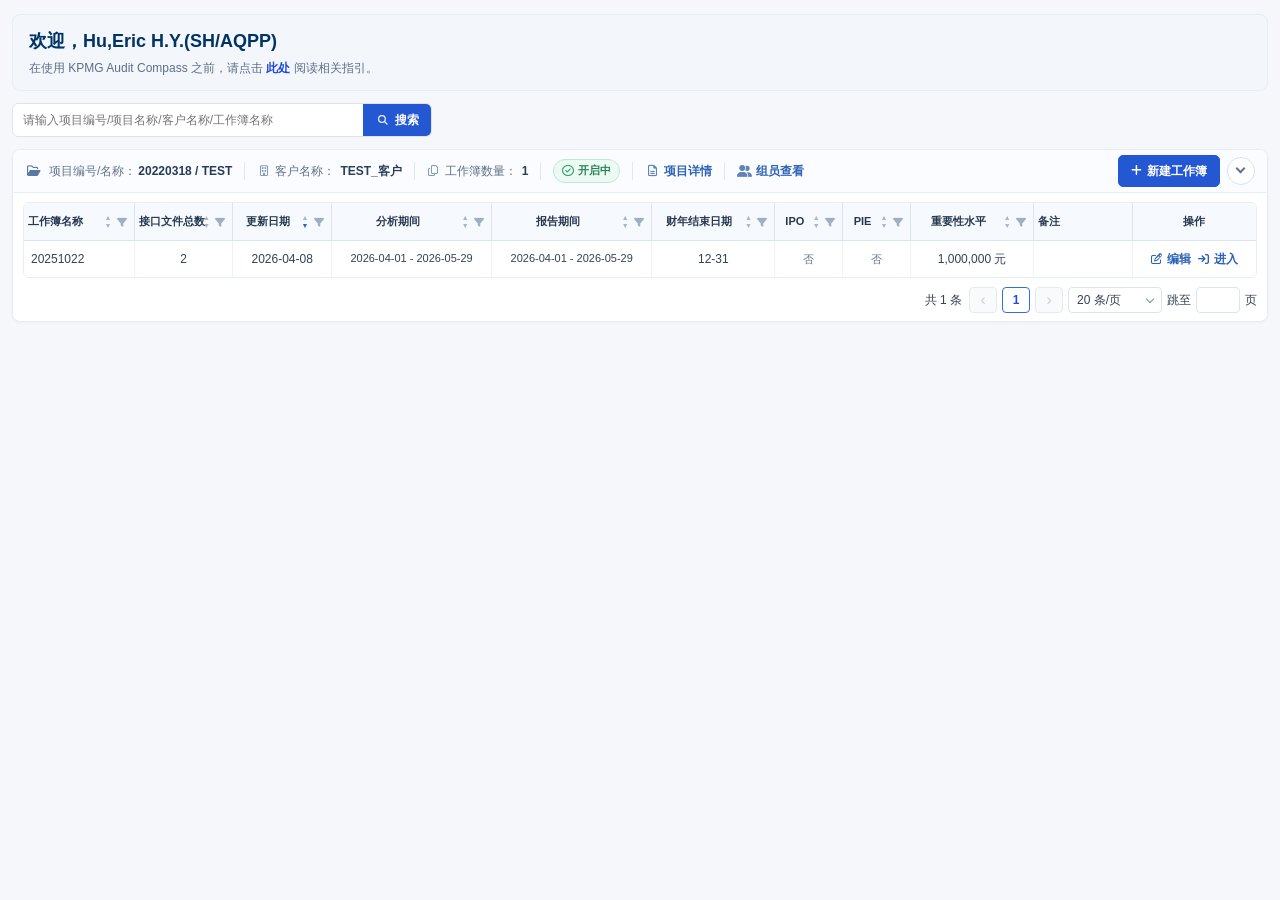
<file: fragments/project-list.html>
<!DOCTYPE html>
<html lang="zh-Hans-CN">
<head>
  <meta charset="utf-8"/>
  <meta name="viewport" content="width=device-width, initial-scale=1"/>
  <link rel="preload" href="https://cdnjs.cloudflare.com/ajax/libs/font-awesome/6.4.0/css/all.min.css" as="style" onload="this.onload=null;this.rel='stylesheet'"/>
  <noscript><link rel="stylesheet" href="https://cdnjs.cloudflare.com/ajax/libs/font-awesome/6.4.0/css/all.min.css"/></noscript>
  <link rel="stylesheet" href="../assets/css/base.css?v=20260827-pager-select1"/>
  <link rel="stylesheet" href="../assets/css/pages/project-list.css?v=20260907-market-filters1"/>
</head>
<body>
  <div class="pl-page">
    <div class="pl-welcome">
      <div class="pl-welcome-title">欢迎，Hu,Eric H.Y.(SH/AQPP)</div>
      <div class="pl-welcome-desc">
        在使用 KPMG Audit Compass 之前，请点击
        <a href="javascript:void(0)">此处</a>
        阅读相关指引。
      </div>
    </div>

    <div class="pl-toolbar">
      <div class="pl-search">
        <input type="text" placeholder="请输入项目编号/项目名称/客户名称/工作簿名称"/>
        <button type="button" aria-label="搜索">
          <svg class="pl-search-icon" viewBox="0 0 20 20" aria-hidden="true" focusable="false">
            <circle cx="8.5" cy="8.5" r="4.75"></circle>
            <path d="m12.1 12.1 3.65 3.65"></path>
          </svg>
          <span>搜索</span>
        </button>
      </div>
      <button class="pl-hint-btn" type="button">操作提示</button>
    </div>

    <div class="pl-card" data-project-number="20220318" data-project-name="TEST" data-customer-name="TEST_客户">
      <div class="pl-card-head">
        <div class="pl-meta">
          <div class="pl-project-identity">
            <span class="pl-project-icon" aria-hidden="true"><i class="fa-regular fa-folder-open"></i></span>
            <span class="pl-project-name">项目编号/名称：<strong>20220318 / TEST</strong></span>
          </div>
          <span class="pl-meta-divider" aria-hidden="true"></span>
          <span class="pl-meta-item"><i class="fa-regular fa-building" aria-hidden="true"></i>客户名称：<b>TEST_客户</b></span>
          <span class="pl-meta-divider" aria-hidden="true"></span>
          <span class="pl-meta-item"><i class="fa-regular fa-copy" aria-hidden="true"></i>工作簿数量：<b id="projectWorkbookCount">1</b></span>
          <span class="pl-meta-divider" aria-hidden="true"></span>
          <span class="pl-status"><i class="fa-regular fa-circle-check" aria-hidden="true"></i>开启中</span>
          <span class="pl-meta-divider" aria-hidden="true"></span>
          <a class="pl-meta-link" href="javascript:void(0)"><i class="fa-regular fa-file-lines" aria-hidden="true"></i>项目详情</a>
          <span class="pl-meta-divider" aria-hidden="true"></span>
          <a class="pl-meta-link" href="javascript:void(0)"><i class="fa-solid fa-user-group" aria-hidden="true"></i>组员查看</a>
        </div>
        <div class="pl-actions">
          <button class="pl-new-btn" type="button"><i class="fa-solid fa-plus" aria-hidden="true"></i>新建工作簿</button>
          <button class="pl-fold-btn" id="projectCardFold" type="button" aria-label="收起工作簿列表" aria-expanded="true"></button>
        </div>
      </div>

      <div class="pl-card-body" id="projectCardBody">
        <div class="pl-table-wrap">
          <div class="pl-table-frame">
            <table class="pl-table">
              <thead>
                <tr>
                  <th data-column="name"><div class="pl-th-inner"><span>工作簿名称</span><span class="pl-th-tools"><span class="pl-sort-icons"><button type="button" data-sort="name" data-direction="asc" aria-label="工作簿名称升序">▲</button><button type="button" data-sort="name" data-direction="desc" aria-label="工作簿名称降序">▼</button></span><button class="pl-filter-btn" type="button" data-filter="name" aria-label="筛选工作簿名称"><i class="fa-solid fa-filter" aria-hidden="true"></i></button></span></div></th>
                  <th data-column="files"><div class="pl-th-inner"><span>接口文件总数</span><span class="pl-th-tools"><span class="pl-sort-icons"><button type="button" data-sort="files" data-direction="asc" aria-label="接口文件总数升序">▲</button><button type="button" data-sort="files" data-direction="desc" aria-label="接口文件总数降序">▼</button></span><button class="pl-filter-btn" type="button" data-filter="files" aria-label="筛选接口文件总数"><i class="fa-solid fa-filter" aria-hidden="true"></i></button></span></div></th>
                  <th data-column="updated"><div class="pl-th-inner"><span>更新日期</span><span class="pl-th-tools"><span class="pl-sort-icons"><button type="button" data-sort="updated" data-direction="asc" aria-label="更新日期升序">▲</button><button type="button" data-sort="updated" data-direction="desc" aria-label="更新日期降序">▼</button></span><button class="pl-filter-btn" type="button" data-filter="updated" aria-label="筛选更新日期"><i class="fa-solid fa-filter" aria-hidden="true"></i></button></span></div></th>
                  <th data-column="period"><div class="pl-th-inner"><span>分析期间</span><span class="pl-th-tools"><span class="pl-sort-icons"><button type="button" data-sort="period" data-direction="asc" aria-label="分析期间升序">▲</button><button type="button" data-sort="period" data-direction="desc" aria-label="分析期间降序">▼</button></span><button class="pl-filter-btn" type="button" data-filter="period" aria-label="筛选分析期间"><i class="fa-solid fa-filter" aria-hidden="true"></i></button></span></div></th>
                  <th data-column="reportPeriod"><div class="pl-th-inner"><span>报告期间</span><span class="pl-th-tools"><span class="pl-sort-icons"><button type="button" data-sort="reportPeriod" data-direction="asc" aria-label="报告期间升序">▲</button><button type="button" data-sort="reportPeriod" data-direction="desc" aria-label="报告期间降序">▼</button></span><button class="pl-filter-btn" type="button" data-filter="reportPeriod" aria-label="筛选报告期间"><i class="fa-solid fa-filter" aria-hidden="true"></i></button></span></div></th>
                  <th data-column="fiscalYearEnd"><div class="pl-th-inner"><span>财年结束日期</span><span class="pl-th-tools"><span class="pl-sort-icons"><button type="button" data-sort="fiscalYearEnd" data-direction="asc" aria-label="财年结束日期升序">▲</button><button type="button" data-sort="fiscalYearEnd" data-direction="desc" aria-label="财年结束日期降序">▼</button></span><button class="pl-filter-btn" type="button" data-filter="fiscalYearEnd" aria-label="筛选财年结束日期"><i class="fa-solid fa-filter" aria-hidden="true"></i></button></span></div></th>
                  <th data-column="ipo"><div class="pl-th-inner"><span>IPO</span><span class="pl-th-tools"><span class="pl-sort-icons"><button type="button" data-sort="ipo" data-direction="asc" aria-label="IPO升序">▲</button><button type="button" data-sort="ipo" data-direction="desc" aria-label="IPO降序">▼</button></span><button class="pl-filter-btn" type="button" data-filter="ipo" aria-label="筛选IPO"><i class="fa-solid fa-filter" aria-hidden="true"></i></button></span></div></th>
                  <th data-column="pie"><div class="pl-th-inner"><span>PIE</span><span class="pl-th-tools"><span class="pl-sort-icons"><button type="button" data-sort="pie" data-direction="asc" aria-label="PIE升序">▲</button><button type="button" data-sort="pie" data-direction="desc" aria-label="PIE降序">▼</button></span><button class="pl-filter-btn" type="button" data-filter="pie" aria-label="筛选PIE"><i class="fa-solid fa-filter" aria-hidden="true"></i></button></span></div></th>
                  <th data-column="materiality"><div class="pl-th-inner"><span>重要性水平</span><span class="pl-th-tools"><span class="pl-sort-icons"><button type="button" data-sort="materiality" data-direction="asc" aria-label="重要性水平升序">▲</button><button type="button" data-sort="materiality" data-direction="desc" aria-label="重要性水平降序">▼</button></span><button class="pl-filter-btn" type="button" data-filter="materiality" aria-label="筛选重要性水平"><i class="fa-solid fa-filter" aria-hidden="true"></i></button></span></div></th>
                  <th>备注</th>
                  <th>操作</th>
                </tr>
              </thead>
              <tbody id="projectWorkbookRows"></tbody>
            </table>
          </div>
          <div class="pl-pagination audit-pager" id="projectWorkbookPager"></div>
        </div>
      </div>
    </div>
    <div class="pl-project-empty" id="projectSearchEmpty" hidden>
      <i class="fa-regular fa-folder-open" aria-hidden="true"></i>
      <strong>未找到匹配项目</strong>
      <span>请检查项目编号、项目名称、客户名称或工作簿名称</span>
    </div>
    <div class="pl-toast" id="projectListToast" role="status" aria-live="polite"></div>
  </div>

  <div class="pl-modal" id="createWorkbookModal" aria-hidden="true">
    <div class="pl-modal-panel" role="dialog" aria-modal="true" aria-labelledby="createWorkbookTitle">
      <div class="pl-modal-head">
        <h2 id="createWorkbookTitle">新建工作簿</h2>
        <button class="pl-modal-close" type="button" data-create-close aria-label="关闭">×</button>
      </div>
      <form class="pl-create-form" id="createWorkbookForm" autocomplete="off">
        <div class="pl-form-grid">
          <label class="pl-form-field is-required"><span>工作簿名称</span><input id="newWorkbookName" type="text" maxlength="40" required placeholder="请输入工作簿名称"></label>
          <div class="pl-form-field is-required"><span>分析期间</span><div class="pl-date-range"><input id="newAnalysisStart" type="date" required aria-label="分析期间开始日期"><i aria-hidden="true">至</i><input id="newAnalysisEnd" type="date" required aria-label="分析期间结束日期"></div></div>
          <div class="pl-form-field is-required"><span>报告期间</span><div class="pl-date-range"><input id="newReportStart" type="date" required aria-label="报告期间开始日期"><i aria-hidden="true">至</i><input id="newReportEnd" type="date" required aria-label="报告期间结束日期"></div></div>
          <label class="pl-form-field pl-form-field-textarea"><span>项目描述</span><textarea id="newProjectDescription" maxlength="200" placeholder="请输入项目描述，提交后将显示在表格备注中"></textarea></label>
          <div class="pl-form-field pl-radio-field"><span>是否IPO</span><div class="pl-radio-options"><label><input type="radio" name="newWorkbookIpo" value="yes" checked><span>是</span></label><label><input type="radio" name="newWorkbookIpo" value="no"><span>否</span></label></div></div>
          <div class="pl-form-field pl-radio-field" id="newPieField" hidden><span>是否PIE</span><div class="pl-radio-options"><label><input type="radio" name="newWorkbookPie" value="yes"><span>是</span></label><label><input type="radio" name="newWorkbookPie" value="no" checked><span>否</span></label></div></div>
          <label class="pl-form-field pl-form-field-compact is-required" id="newCapitalMarketField"><span>资本市场</span><select id="newCapitalMarket" required><option value="">请选择</option><option value="A股">A股</option><option value="港股">港股</option><option value="美股">美股</option><option value="N/A">N/A</option></select></label>
          <label class="pl-form-field pl-form-field-compact is-required"><span>财年结束日期</span><select id="newFiscalYearEnd" required><option value="12-31" selected>12-31</option><option value="03-31">03-31</option><option value="06-30">06-30</option><option value="09-30">09-30</option></select></label>
          <label class="pl-form-field pl-form-field-compact is-required"><span>重要性水平</span><div class="pl-input-suffix"><input id="newMateriality" type="number" min="0.01" step="0.01" required placeholder="请输入重要性水平"><em>元</em></div><small>保存后自动带入资金流水核查底稿导出</small></label>
        </div>
        <div class="pl-modal-actions"><button class="pl-modal-secondary" type="button" data-create-close>取消</button><button class="pl-modal-primary" id="workbookFormSubmit" type="submit">创建工作簿</button></div>
      </form>
    </div>
  </div>

  <script src="../assets/js/config/project-workbooks.js?v=20261102-1"></script>
  <script src="../assets/js/pages/project-list.js?v=20261102-workbook-context1"></script>
</body>
</html>
</file>
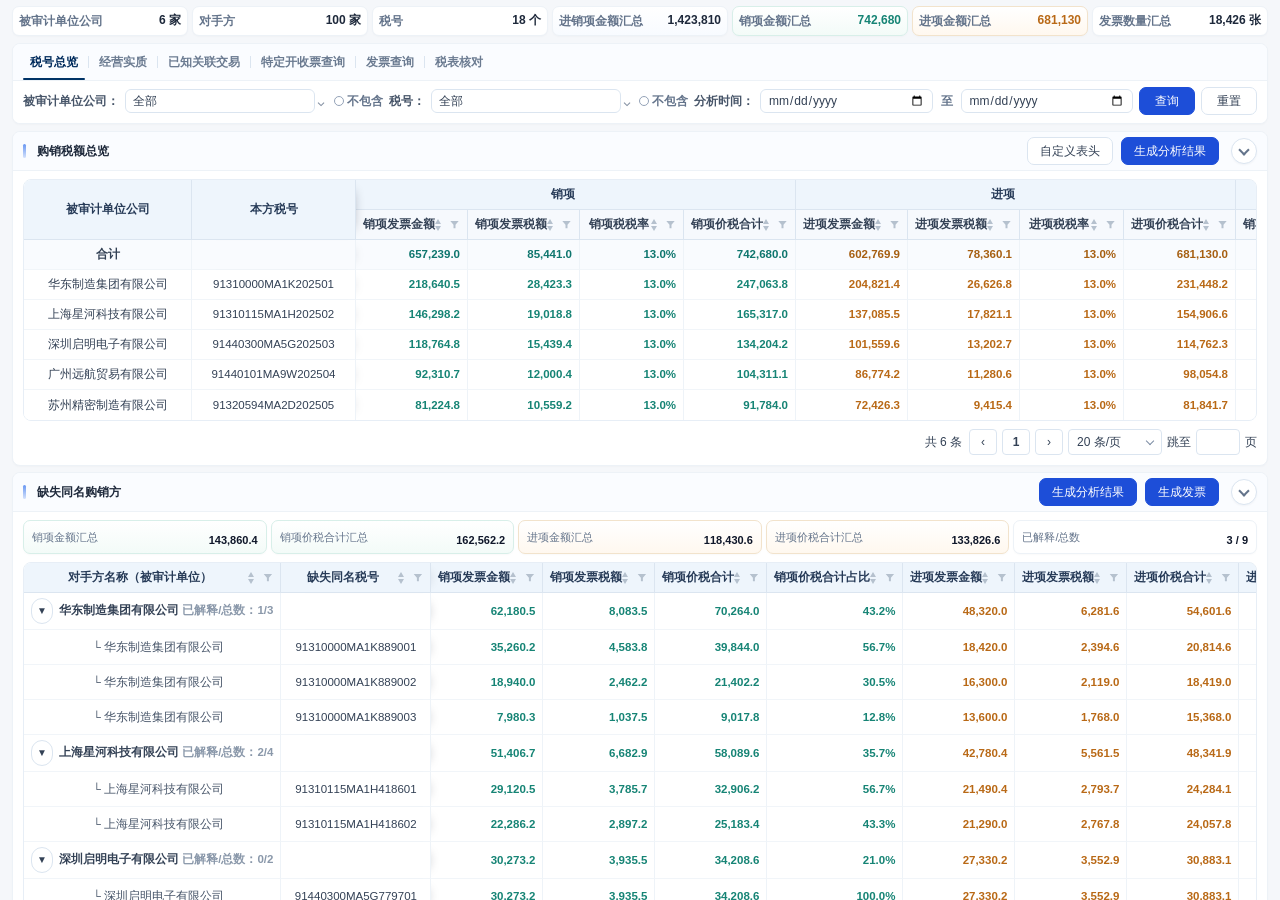
<file: fragments/vat-analysis.html>
<!DOCTYPE html>
<html lang="zh-Hans-CN">
<head>
  <meta charset="utf-8"/>
  <meta name="viewport" content="width=device-width, initial-scale=1"/>
  <script defer src="../assets/vendor/echarts/echarts.min.js?v=5.6.0-local"></script>
  <link rel="stylesheet" href="../assets/css/base.css?v=20260827-pager-select1"/>
  <link rel="stylesheet" href="../assets/css/components/year-expansion.css?v=20260920-3"/>
  <link rel="stylesheet" href="../assets/css/pages/bank-analysis.css?v=20260622-tab-rebuild7"/>
  <link rel="stylesheet" href="../assets/css/pages/bank-analysis-compact.css?v=20260827-filter-popover1"/>
  <link rel="stylesheet" href="../assets/css/pages/vat-analysis.css?v=20260807-vat-note-modal1"/>
</head>
<body>
  <div class="vat-page">
    <div class="kpi-and-issue vat-kpi-strip">
      <div class="kpi-grid vat-kpi-grid">
        <div class="kpi k1">
          <div class="kpi-label">被审计单位公司</div>
          <div class="kpi-value">6 家</div>
        </div>
        <div class="kpi k2">
          <div class="kpi-label">对手方</div>
          <div class="kpi-value">100 家</div>
        </div>
        <div class="kpi k3">
          <div class="kpi-label">税号</div>
          <div class="kpi-value">18 个</div>
        </div>
        <div class="kpi k4 vat-kpi-total">
          <div class="kpi-label">进销项金额汇总</div>
          <div class="kpi-value">1,423,810</div>
        </div>
        <div class="kpi k5 vat-kpi-sales">
          <div class="kpi-label">销项金额汇总</div>
          <div class="kpi-value">742,680</div>
        </div>
        <div class="kpi k6 vat-kpi-purchase">
          <div class="kpi-label">进项金额汇总</div>
          <div class="kpi-value">681,130</div>
        </div>
        <div class="kpi k7">
          <div class="kpi-label">发票数量汇总</div>
          <div class="kpi-value">18,426 张</div>
        </div>
      </div>
    </div>

    <div class="tab-container vat-tab-container">
      <div class="tabbar" id="topTabs">
        <div class="tab active" data-top="tax-overview">税号总览</div>
        <div class="tab" data-top="business-substance">经营实质</div>
        <div class="tab" data-top="related-trade">已知关联交易</div>
        <div class="tab" data-top="special-invoice-query">特定开收票查询</div>
        <div class="tab" data-top="invoice-query">发票查询</div>
        <div class="tab" data-top="tax-return-check">税表核对</div>
        <i class="inkbar" id="inkbar"></i>
      </div>
      <div class="tab-intro" id="tabIntro"></div>
      <div class="biz-filter-bar vat-filter-bar" id="vatFilterBar">
        <div class="filter-card">
          <div class="filter-area">
            <label>被审计单位公司：</label>
            <span class="select-wrap">
              <select class="select" id="vatCompanyFilter">
                <option value="all">全部</option>
                <option>华东制造集团有限公司</option>
                <option>上海星河科技有限公司</option>
                <option>深圳启明电子有限公司</option>
                <option>广州远航贸易有限公司</option>
                <option>苏州精密制造有限公司</option>
                <option>华南物流服务有限公司</option>
              </select>
              <i class="chev"><svg viewBox="0 0 24 24"><path d="M6 9l6 6 6-6" fill="none" stroke="currentColor" stroke-width="2"></path></svg></i>
            </span>
            <label class="negate"><input id="vatCompanyExclude" type="checkbox"/>不包含</label>
            <label>税号：</label>
            <span class="select-wrap">
              <select class="select" id="vatTaxNoFilter">
                <option value="all">全部</option>
                <option>91310000MA1K202501</option>
                <option>91310115MA1H202502</option>
                <option>91440300MA5G202503</option>
                <option>91440101MA9W202504</option>
                <option>91320594MA2D202505</option>
              </select>
              <i class="chev"><svg viewBox="0 0 24 24"><path d="M6 9l6 6 6-6" fill="none" stroke="currentColor" stroke-width="2"></path></svg></i>
            </span>
            <label class="negate"><input id="vatTaxNoExclude" type="checkbox"/>不包含</label>
            <label>分析时间：</label>
            <input id="vatBeginDate" type="date"/>
            <span class="range-sep">至</span>
            <input id="vatEndDate" type="date"/>
            <button class="query" id="vatQueryBtn" type="button">查询</button>
            <button class="reset" id="vatResetBtn" type="button">重置</button>
          </div>
        </div>
      </div>
    </div>

    <section class="tab-pane active" id="pane-tax-overview">
      <div class="tab-scroll vat-tax-overview-pane">
        <div class="card vat-overview-card">
          <div class="head">
            <div class="title">购销税额总览</div>
            <div class="vat-head-actions">
              <button class="btn" type="button" onclick="window.openBankColumnChooser?.(this, document.getElementById('vatTaxOverviewTable'))">自定义表头</button>
              <button class="btn primary" type="button" onclick="alert('已生成当前增值税分析结果')">生成分析结果</button>
            </div>
          </div>
          <div class="content">
            <div class="vat-table-wrap">
              <table class="table vat-overview-table vat-fixed-first-two" id="vatTaxOverviewTable">
                <thead>
                  <tr>
                    <th class="no-sort vat-sticky-col-1" rowspan="2" data-fixed-column="true">被审计单位公司</th>
                    <th class="no-sort vat-sticky-col-2" rowspan="2" data-fixed-column="true">本方税号</th>
                    <th class="vat-group-head vat-sales-head" colspan="4">销项</th>
                    <th class="vat-group-head vat-purchase-head" colspan="4">进项</th>
                    <th class="vat-group-head vat-total-head" colspan="4">价税合计与占比</th>
                    <th class="vat-group-head vat-file-head" colspan="3">发票数量与文件</th>
                  </tr>
                  <tr>
                    <th>销项发票金额</th>
                    <th>销项发票税额</th>
                    <th>销项税税率</th>
                    <th>销项价税合计</th>
                    <th>进项发票金额</th>
                    <th>进项发票税额</th>
                    <th>进项税税率</th>
                    <th>进项价税合计</th>
                    <th>销项价税合计</th>
                    <th>进项价税合计</th>
                    <th>销项价税合计占比</th>
                    <th>进项价税合计占比</th>
                    <th>销项发票数量</th>
                    <th>进项发票数量</th>
                    <th>发票文件</th>
                  </tr>
                </thead>
                <tbody>
                  <tr class="sum-row">
                    <td><strong>合计</strong></td>
                    <td></td>
                    <td class="vat-num vat-sales"><strong>657,239.0</strong></td>
                    <td class="vat-num vat-sales"><strong>85,441.0</strong></td>
                    <td class="vat-rate vat-sales"><strong>13.0%</strong></td>
                    <td class="vat-num vat-sales"><strong>742,680.0</strong></td>
                    <td class="vat-num vat-purchase"><strong>602,769.9</strong></td>
                    <td class="vat-num vat-purchase"><strong>78,360.1</strong></td>
                    <td class="vat-rate vat-purchase"><strong>13.0%</strong></td>
                    <td class="vat-num vat-purchase"><strong>681,130.0</strong></td>
                    <td class="vat-num vat-sales"><strong>742,680.0</strong></td>
                    <td class="vat-num vat-purchase"><strong>681,130.0</strong></td>
                    <td class="vat-rate vat-sales"><strong>52.2%</strong></td>
                    <td class="vat-rate vat-purchase"><strong>47.8%</strong></td>
                    <td class="vat-num"><strong>9,842</strong></td>
                    <td class="vat-num"><strong>8,584</strong></td>
                    <td><strong>36</strong></td>
                  </tr>
                  <tr>
                    <td>华东制造集团有限公司</td>
                    <td>91310000MA1K202501</td>
                    <td class="vat-num vat-sales">218,640.5</td>
                    <td class="vat-num vat-sales">28,423.3</td>
                    <td class="vat-rate vat-sales">13.0%</td>
                    <td class="vat-num vat-sales">247,063.8</td>
                    <td class="vat-num vat-purchase">204,821.4</td>
                    <td class="vat-num vat-purchase">26,626.8</td>
                    <td class="vat-rate vat-purchase">13.0%</td>
                    <td class="vat-num vat-purchase">231,448.2</td>
                    <td class="vat-num vat-sales">247,063.8</td>
                    <td class="vat-num vat-purchase">231,448.2</td>
                    <td class="vat-rate vat-sales">33.3%</td>
                    <td class="vat-rate vat-purchase">34.0%</td>
                    <td class="vat-num">3,204</td>
                    <td class="vat-num">2,846</td>
                    <td>8</td>
                  </tr>
                  <tr>
                    <td>上海星河科技有限公司</td>
                    <td>91310115MA1H202502</td>
                    <td class="vat-num vat-sales">146,298.2</td>
                    <td class="vat-num vat-sales">19,018.8</td>
                    <td class="vat-rate vat-sales">13.0%</td>
                    <td class="vat-num vat-sales">165,317.0</td>
                    <td class="vat-num vat-purchase">137,085.5</td>
                    <td class="vat-num vat-purchase">17,821.1</td>
                    <td class="vat-rate vat-purchase">13.0%</td>
                    <td class="vat-num vat-purchase">154,906.6</td>
                    <td class="vat-num vat-sales">165,317.0</td>
                    <td class="vat-num vat-purchase">154,906.6</td>
                    <td class="vat-rate vat-sales">22.3%</td>
                    <td class="vat-rate vat-purchase">22.7%</td>
                    <td class="vat-num">2,106</td>
                    <td class="vat-num">1,934</td>
                    <td>6</td>
                  </tr>
                  <tr>
                    <td>深圳启明电子有限公司</td>
                    <td>91440300MA5G202503</td>
                    <td class="vat-num vat-sales">118,764.8</td>
                    <td class="vat-num vat-sales">15,439.4</td>
                    <td class="vat-rate vat-sales">13.0%</td>
                    <td class="vat-num vat-sales">134,204.2</td>
                    <td class="vat-num vat-purchase">101,559.6</td>
                    <td class="vat-num vat-purchase">13,202.7</td>
                    <td class="vat-rate vat-purchase">13.0%</td>
                    <td class="vat-num vat-purchase">114,762.3</td>
                    <td class="vat-num vat-sales">134,204.2</td>
                    <td class="vat-num vat-purchase">114,762.3</td>
                    <td class="vat-rate vat-sales">18.1%</td>
                    <td class="vat-rate vat-purchase">16.8%</td>
                    <td class="vat-num">1,612</td>
                    <td class="vat-num">1,426</td>
                    <td>5</td>
                  </tr>
                  <tr>
                    <td>广州远航贸易有限公司</td>
                    <td>91440101MA9W202504</td>
                    <td class="vat-num vat-sales">92,310.7</td>
                    <td class="vat-num vat-sales">12,000.4</td>
                    <td class="vat-rate vat-sales">13.0%</td>
                    <td class="vat-num vat-sales">104,311.1</td>
                    <td class="vat-num vat-purchase">86,774.2</td>
                    <td class="vat-num vat-purchase">11,280.6</td>
                    <td class="vat-rate vat-purchase">13.0%</td>
                    <td class="vat-num vat-purchase">98,054.8</td>
                    <td class="vat-num vat-sales">104,311.1</td>
                    <td class="vat-num vat-purchase">98,054.8</td>
                    <td class="vat-rate vat-sales">14.0%</td>
                    <td class="vat-rate vat-purchase">14.4%</td>
                    <td class="vat-num">1,208</td>
                    <td class="vat-num">1,104</td>
                    <td>5</td>
                  </tr>
                  <tr>
                    <td>苏州精密制造有限公司</td>
                    <td>91320594MA2D202505</td>
                    <td class="vat-num vat-sales">81,224.8</td>
                    <td class="vat-num vat-sales">10,559.2</td>
                    <td class="vat-rate vat-sales">13.0%</td>
                    <td class="vat-num vat-sales">91,784.0</td>
                    <td class="vat-num vat-purchase">72,426.3</td>
                    <td class="vat-num vat-purchase">9,415.4</td>
                    <td class="vat-rate vat-purchase">13.0%</td>
                    <td class="vat-num vat-purchase">81,841.7</td>
                    <td class="vat-num vat-sales">91,784.0</td>
                    <td class="vat-num vat-purchase">81,841.7</td>
                    <td class="vat-rate vat-sales">12.4%</td>
                    <td class="vat-rate vat-purchase">12.0%</td>
                    <td class="vat-num">1,012</td>
                    <td class="vat-num">934</td>
                    <td>6</td>
                  </tr>
                </tbody>
              </table>
            </div>
            <div class="pagination vat-pagination" id="vatTaxOverviewPager"></div>
          </div>
        </div>

        <div class="card vat-missing-card">
          <div class="head">
            <div class="title">缺失同名购销方</div>
            <div class="vat-head-actions">
              <button class="btn primary" type="button" id="vatMissingAnalyze">生成分析结果</button>
              <button class="btn primary" type="button" id="vatMissingInvoice">生成发票</button>
            </div>
          </div>
          <div class="content">
            <div class="verify-metric-strip vat-missing-kpis">
              <div class="top-item vat-kpi-sales"><div class="lbl small">销项金额汇总</div><div class="num vat-sales">143,860.4</div></div>
              <div class="top-item vat-kpi-sales"><div class="lbl small">销项价税合计汇总</div><div class="num vat-sales">162,562.2</div></div>
              <div class="top-item vat-kpi-purchase"><div class="lbl small">进项金额汇总</div><div class="num vat-purchase">118,430.6</div></div>
              <div class="top-item vat-kpi-purchase"><div class="lbl small">进项价税合计汇总</div><div class="num vat-purchase">133,826.6</div></div>
              <div class="top-item"><div class="lbl small">已解释/总数</div><div class="num">3 / 9</div></div>
            </div>
            <div class="vat-table-wrap vat-missing-table-wrap">
              <table class="table vat-overview-table vat-missing-table vat-fixed-first-two" id="vatMissingBuyerSellerTable">
                <thead>
                  <tr>
                    <th>对手方名称（被审计单位）</th>
                    <th>缺失同名税号</th>
                    <th>销项发票金额</th>
                    <th>销项发票税额</th>
                    <th>销项价税合计</th>
                    <th>销项价税合计占比</th>
                    <th>进项发票金额</th>
                    <th>进项发票税额</th>
                    <th>进项价税合计</th>
                    <th>进项价税合计占比</th>
                    <th>销项发票数量</th>
                    <th>进项发票数量</th>
                    <th class="no-sort">缺失原因</th>
                    <th class="no-sort">支持性索引文件</th>
                    <th class="no-sort">操作</th>
                  </tr>
                </thead>
                <tbody>
                  <tr class="group-row" data-group="buyer-seller-1">
                    <td><button class="expand-btn expanded" type="button" title="展开/收起明细">▼</button><strong>华东制造集团有限公司</strong> <span class="text-muted">已解释/总数：1/3</span></td>
                    <td></td>
                    <td class="vat-num vat-sales"><strong>62,180.5</strong></td>
                    <td class="vat-num vat-sales"><strong>8,083.5</strong></td>
                    <td class="vat-num vat-sales"><strong>70,264.0</strong></td>
                    <td class="vat-rate vat-sales"><strong>43.2%</strong></td>
                    <td class="vat-num vat-purchase"><strong>48,320.0</strong></td>
                    <td class="vat-num vat-purchase"><strong>6,281.6</strong></td>
                    <td class="vat-num vat-purchase"><strong>54,601.6</strong></td>
                    <td class="vat-rate vat-purchase"><strong>46.1%</strong></td>
                    <td class="vat-num"><strong>842</strong></td>
                    <td class="vat-num"><strong>638</strong></td>
                    <td><input class="ba-note-input" placeholder="填写缺失原因"/></td>
                    <td></td>
                    <td></td>
                  </tr>
                  <tr class="detail-row group-buyer-seller-1">
                    <td>　└ 华东制造集团有限公司</td>
                    <td>91310000MA1K889001</td>
                    <td class="vat-num vat-sales">35,260.2</td>
                    <td class="vat-num vat-sales">4,583.8</td>
                    <td class="vat-num vat-sales">39,844.0</td>
                    <td class="vat-rate vat-sales">56.7%</td>
                    <td class="vat-num vat-purchase">18,420.0</td>
                    <td class="vat-num vat-purchase">2,394.6</td>
                    <td class="vat-num vat-purchase">20,814.6</td>
                    <td class="vat-rate vat-purchase">38.1%</td>
                    <td class="vat-num">486</td>
                    <td class="vat-num">246</td>
                    <td><input class="ba-note-input" placeholder="填写缺失原因"/></td>
                    <td></td>
                    <td class="actions"><a href="#" title="发票明细"></a></td>
                  </tr>
                  <tr class="detail-row group-buyer-seller-1">
                    <td>　└ 华东制造集团有限公司</td>
                    <td>91310000MA1K889002</td>
                    <td class="vat-num vat-sales">18,940.0</td>
                    <td class="vat-num vat-sales">2,462.2</td>
                    <td class="vat-num vat-sales">21,402.2</td>
                    <td class="vat-rate vat-sales">30.5%</td>
                    <td class="vat-num vat-purchase">16,300.0</td>
                    <td class="vat-num vat-purchase">2,119.0</td>
                    <td class="vat-num vat-purchase">18,419.0</td>
                    <td class="vat-rate vat-purchase">33.7%</td>
                    <td class="vat-num">214</td>
                    <td class="vat-num">208</td>
                    <td><input class="ba-note-input" placeholder="填写缺失原因"/></td>
                    <td></td>
                    <td class="actions"><a href="#" title="发票明细"></a></td>
                  </tr>
                  <tr class="detail-row group-buyer-seller-1">
                    <td>　└ 华东制造集团有限公司</td>
                    <td>91310000MA1K889003</td>
                    <td class="vat-num vat-sales">7,980.3</td>
                    <td class="vat-num vat-sales">1,037.5</td>
                    <td class="vat-num vat-sales">9,017.8</td>
                    <td class="vat-rate vat-sales">12.8%</td>
                    <td class="vat-num vat-purchase">13,600.0</td>
                    <td class="vat-num vat-purchase">1,768.0</td>
                    <td class="vat-num vat-purchase">15,368.0</td>
                    <td class="vat-rate vat-purchase">28.1%</td>
                    <td class="vat-num">142</td>
                    <td class="vat-num">184</td>
                    <td><input class="ba-note-input" placeholder="填写缺失原因"/></td>
                    <td></td>
                    <td class="actions"><a href="#" title="发票明细"></a></td>
                  </tr>
                  <tr class="group-row" data-group="buyer-seller-2">
                    <td><button class="expand-btn expanded" type="button" title="展开/收起明细">▼</button><strong>上海星河科技有限公司</strong> <span class="text-muted">已解释/总数：2/4</span></td>
                    <td></td>
                    <td class="vat-num vat-sales"><strong>51,406.7</strong></td>
                    <td class="vat-num vat-sales"><strong>6,682.9</strong></td>
                    <td class="vat-num vat-sales"><strong>58,089.6</strong></td>
                    <td class="vat-rate vat-sales"><strong>35.7%</strong></td>
                    <td class="vat-num vat-purchase"><strong>42,780.4</strong></td>
                    <td class="vat-num vat-purchase"><strong>5,561.5</strong></td>
                    <td class="vat-num vat-purchase"><strong>48,341.9</strong></td>
                    <td class="vat-rate vat-purchase"><strong>40.8%</strong></td>
                    <td class="vat-num"><strong>690</strong></td>
                    <td class="vat-num"><strong>524</strong></td>
                    <td><input class="ba-note-input" placeholder="填写缺失原因"/></td>
                    <td></td>
                    <td></td>
                  </tr>
                  <tr class="detail-row group-buyer-seller-2">
                    <td>　└ 上海星河科技有限公司</td>
                    <td>91310115MA1H418601</td>
                    <td class="vat-num vat-sales">29,120.5</td>
                    <td class="vat-num vat-sales">3,785.7</td>
                    <td class="vat-num vat-sales">32,906.2</td>
                    <td class="vat-rate vat-sales">56.7%</td>
                    <td class="vat-num vat-purchase">21,490.4</td>
                    <td class="vat-num vat-purchase">2,793.7</td>
                    <td class="vat-num vat-purchase">24,284.1</td>
                    <td class="vat-rate vat-purchase">50.2%</td>
                    <td class="vat-num">388</td>
                    <td class="vat-num">268</td>
                    <td><input class="ba-note-input" placeholder="填写缺失原因"/></td>
                    <td></td>
                    <td class="actions"><a href="#" title="发票明细"></a></td>
                  </tr>
                  <tr class="detail-row group-buyer-seller-2">
                    <td>　└ 上海星河科技有限公司</td>
                    <td>91310115MA1H418602</td>
                    <td class="vat-num vat-sales">22,286.2</td>
                    <td class="vat-num vat-sales">2,897.2</td>
                    <td class="vat-num vat-sales">25,183.4</td>
                    <td class="vat-rate vat-sales">43.3%</td>
                    <td class="vat-num vat-purchase">21,290.0</td>
                    <td class="vat-num vat-purchase">2,767.8</td>
                    <td class="vat-num vat-purchase">24,057.8</td>
                    <td class="vat-rate vat-purchase">49.8%</td>
                    <td class="vat-num">302</td>
                    <td class="vat-num">256</td>
                    <td><input class="ba-note-input" placeholder="填写缺失原因"/></td>
                    <td></td>
                    <td class="actions"><a href="#" title="发票明细"></a></td>
                  </tr>
                  <tr class="group-row" data-group="buyer-seller-3">
                    <td><button class="expand-btn expanded" type="button" title="展开/收起明细">▼</button><strong>深圳启明电子有限公司</strong> <span class="text-muted">已解释/总数：0/2</span></td>
                    <td></td>
                    <td class="vat-num vat-sales"><strong>30,273.2</strong></td>
                    <td class="vat-num vat-sales"><strong>3,935.5</strong></td>
                    <td class="vat-num vat-sales"><strong>34,208.6</strong></td>
                    <td class="vat-rate vat-sales"><strong>21.0%</strong></td>
                    <td class="vat-num vat-purchase"><strong>27,330.2</strong></td>
                    <td class="vat-num vat-purchase"><strong>3,552.9</strong></td>
                    <td class="vat-num vat-purchase"><strong>30,883.1</strong></td>
                    <td class="vat-rate vat-purchase"><strong>26.1%</strong></td>
                    <td class="vat-num"><strong>408</strong></td>
                    <td class="vat-num"><strong>356</strong></td>
                    <td><input class="ba-note-input" placeholder="填写缺失原因"/></td>
                    <td></td>
                    <td></td>
                  </tr>
                  <tr class="detail-row group-buyer-seller-3">
                    <td>　└ 深圳启明电子有限公司</td>
                    <td>91440300MA5G779701</td>
                    <td class="vat-num vat-sales">30,273.2</td>
                    <td class="vat-num vat-sales">3,935.5</td>
                    <td class="vat-num vat-sales">34,208.6</td>
                    <td class="vat-rate vat-sales">100.0%</td>
                    <td class="vat-num vat-purchase">27,330.2</td>
                    <td class="vat-num vat-purchase">3,552.9</td>
                    <td class="vat-num vat-purchase">30,883.1</td>
                    <td class="vat-rate vat-purchase">100.0%</td>
                    <td class="vat-num">408</td>
                    <td class="vat-num">356</td>
                    <td><input class="ba-note-input" placeholder="填写缺失原因"/></td>
                    <td></td>
                    <td class="actions"><a href="#" title="发票明细"></a></td>
                  </tr>
                </tbody>
              </table>
            </div>
            <div class="pagination vat-pagination" id="vatMissingBuyerSellerPager"></div>
          </div>
        </div>
      </div>
    </section>

    <section class="tab-pane hide" id="pane-business-substance">
      <div class="tab-scroll vat-empty-pane">
        <div class="card vat-trend-card">
          <div class="head">
            <div class="title">购销趋势</div>
            <div class="vat-head-actions vat-trend-actions">
              <label class="vat-year-filter">
                <span>年度</span>
                <select id="vatTrendYear">
                  <option value="2025" selected>2025</option>
                  <option value="2024">2024</option>
                  <option value="2023">2023</option>
                </select>
              </label>
              <button class="vat-note-link" type="button" id="vatTrendNoteBtn" title="备注说明">
                <i class="fa-regular fa-pen-to-square"></i><u>备注说明</u>
              </button>
            </div>
          </div>
          <div class="content">
            <div class="vat-trend-chart" id="vatPurchaseSalesTrendChart"></div>
          </div>
        </div>
        <div class="card vat-structure-card" data-vat-structure="business">
          <div class="head">
            <div class="title">购销税额构成</div>
            <div class="vat-mode-tabs" id="vatBusinessStructureModes">
              <button class="is-active" data-mode="compare" type="button">销项税VS进项税</button>
              <button data-mode="sales" type="button">销项税</button>
              <button data-mode="purchase" type="button">进项税</button>
            </div>
          </div>
          <div class="content">
            <div class="vat-structure-filter-cards" id="vatBusinessTypeCards"></div>
            <div class="vat-structure-insight-grid vat-business-insight-grid">
              <div class="vat-structure-panel">
                <div class="vat-structure-panel-head"><span id="vatBusinessChartTitle">月度分年销项税构成（全体对手方）</span></div>
                <div class="vat-structure-chart" id="vatBusinessStructureChart"></div>
              </div>
              <div class="vat-structure-panel vat-master-panel">
                <div class="vat-structure-panel-head"><span id="vatBusinessMasterTitle">发票购销方主档匹配（全体对手方）</span></div>
                <div class="vat-master-chart" id="vatBusinessMasterChart"></div>
              </div>
              <div class="vat-structure-panel vat-structure-top-panel">
                <div class="vat-structure-panel-head"><span id="vatBusinessTopTitle">TOP20 对手方</span><em id="vatBusinessTopMetric">销项税</em></div>
                <div class="vat-structure-top-list" id="vatBusinessTop20"></div>
              </div>
            </div>
            <div class="vat-table-viewbar">
              <div class="vat-table-tabs"></div>
              <div class="counterparty-blacklist-note">当前工作簿下总计有0个对手方存在配合造假行为，请关注！（AQPP-Audit提供的全量配合造假清单见<a href="javascript:void(0)">第三方配合造假名单.xlsx</a>）</div>
              <div class="vat-head-actions"><button class="btn" type="button" onclick="window.openBankColumnChooser?.(this, document.getElementById('vatBusinessStructureTable'))">自定义表头</button><button class="btn primary" type="button">导出清单</button></div>
            </div>
            <div class="vat-table-wrap vat-structure-table-wrap">
              <table class="table vat-overview-table vat-structure-table" id="vatBusinessStructureTable">
                <thead id="vatBusinessStructureHead"></thead>
                <tbody id="vatBusinessStructureBody"></tbody>
              </table>
            </div>
            <div class="pagination vat-pagination" id="vatBusinessStructurePager"></div>
          </div>
        </div>
      </div>
    </section>

    <section class="tab-pane hide" id="pane-related-trade">
      <div class="tab-scroll vat-empty-pane">
        <div class="card vat-structure-card" data-vat-structure="related">
          <div class="head">
            <div class="title">已知关联方购销税额分析</div>
            <div class="vat-mode-tabs" id="vatRelatedStructureModes">
              <button class="is-active" data-mode="compare" type="button">销项税VS进项税</button>
              <button data-mode="sales" type="button">销项税</button>
              <button data-mode="purchase" type="button">进项税</button>
            </div>
          </div>
          <div class="content">
            <div class="vat-structure-filter-cards" id="vatRelatedTypeCards"></div>
            <div class="vat-structure-insight-grid">
              <div class="vat-structure-panel">
                <div class="vat-structure-panel-head"><span id="vatRelatedChartTitle">关联方月度分年销项税构成（已知关联方）</span></div>
                <div class="vat-structure-chart" id="vatRelatedStructureChart"></div>
              </div>
              <div class="vat-structure-panel vat-structure-top-panel">
                <div class="vat-structure-panel-head"><span id="vatRelatedTopTitle">TOP20 关联方</span><em id="vatRelatedTopMetric">销项税</em></div>
                <div class="vat-structure-top-list" id="vatRelatedTop20"></div>
              </div>
            </div>
            <div class="vat-table-viewbar">
              <div class="vat-table-tabs"></div>
              <div class="counterparty-blacklist-note">当前工作簿下总计有0个对手方存在配合造假行为，请关注！（AQPP-Audit提供的全量配合造假清单见<a href="javascript:void(0)">第三方配合造假名单.xlsx</a>）</div>
              <div class="vat-head-actions"><button class="btn" type="button" onclick="window.openBankColumnChooser?.(this, document.getElementById('vatRelatedStructureTable'))">自定义表头</button><button class="btn primary" type="button">导出清单</button></div>
            </div>
            <div class="vat-table-wrap vat-structure-table-wrap">
              <table class="table vat-overview-table vat-structure-table" id="vatRelatedStructureTable">
                <thead id="vatRelatedStructureHead"></thead>
                <tbody id="vatRelatedStructureBody"></tbody>
              </table>
            </div>
            <div class="pagination vat-pagination" id="vatRelatedStructurePager"></div>
          </div>
        </div>
      </div>
    </section>

    <section class="tab-pane hide" id="pane-special-invoice-query">
      <div class="tab-scroll vat-empty-pane">
        <div class="card">
          <div class="head"><div class="title">特定开收票查询</div></div>
          <div class="content"><div class="vat-empty">当前板块内容待配置</div></div>
        </div>
      </div>
    </section>

    <section class="tab-pane hide" id="pane-invoice-query">
      <div class="tab-scroll vat-empty-pane">
        <div class="card">
          <div class="head"><div class="title">发票查询</div></div>
          <div class="content"><div class="vat-empty">当前板块内容待配置</div></div>
        </div>
      </div>
    </section>

    <section class="tab-pane hide" id="pane-tax-return-check">
      <div class="tab-scroll vat-empty-pane">
        <div class="card">
          <div class="head"><div class="title">税表核对</div></div>
          <div class="content"><div class="vat-empty">当前板块内容待配置</div></div>
        </div>
      </div>
    </section>

    <div class="vat-note-modal" id="vatTrendNoteModal" aria-hidden="true">
      <div class="vat-note-panel" role="dialog" aria-modal="true" aria-labelledby="vatTrendNoteTitle">
        <div class="vat-note-head">
          <div>
            <div class="vat-note-title" id="vatTrendNoteTitle">购销趋势备注说明</div>
            <div class="vat-note-subtitle">用于记录项目组对销项金额、进项金额月度变化的说明。</div>
          </div>
          <button class="vat-note-close" id="vatTrendNoteClose" type="button" aria-label="关闭">×</button>
        </div>
        <div class="vat-note-body">
          <textarea id="vatTrendNoteText" placeholder="请输入备注说明，例如：12月销项金额上升主要受期末集中开票影响，需结合期后回款进一步核对。"></textarea>
          <div class="vat-note-meta" id="vatTrendNoteMeta">备注仅做项目记录，不参与计算。</div>
        </div>
        <div class="vat-note-actions">
          <button class="btn" id="vatTrendNoteCancel" type="button">取消</button>
          <button class="btn primary" id="vatTrendNoteSave" type="button">保存备注</button>
        </div>
      </div>
    </div>
  </div>

  <script defer src="../assets/js/core/year-expansion.js?v=20260920-1"></script>
  <script defer src="../assets/js/core/shared.js?v=20260920-year-selection1"></script>
  <script>
    document.addEventListener('DOMContentLoaded', function(){
      document.querySelectorAll('#vatMissingBuyerSellerTable .group-row .expand-btn').forEach(function(btn){
        btn.addEventListener('click', function(ev){
          ev.preventDefault();
          ev.stopPropagation();
          const row = btn.closest('.group-row');
          const group = row?.dataset.group;
          if (!group) return;
          const expanded = btn.classList.toggle('expanded');
          btn.textContent = expanded ? '▼' : '▼';
          document.querySelectorAll('#vatMissingBuyerSellerTable .group-' + group).forEach(function(detailRow){
            detailRow.style.display = expanded ? '' : 'none';
          });
        });
      });
      document.getElementById('vatMissingAnalyze')?.addEventListener('click', function(){
        alert('已生成缺失同名购销方分析结果');
      });
      document.getElementById('vatMissingInvoice')?.addEventListener('click', function(){
        alert('已生成当前范围发票');
      });
      document.getElementById('vatResetBtn')?.addEventListener('click', function(){
        ['vatCompanyFilter','vatTaxNoFilter'].forEach(function(id){
          const el = document.getElementById(id);
          if (el) el.value = 'all';
        });
        ['vatCompanyExclude','vatTaxNoExclude'].forEach(function(id){
          const el = document.getElementById(id);
          if (el) el.checked = false;
        });
        ['vatBeginDate','vatEndDate'].forEach(function(id){
          const el = document.getElementById(id);
          if (el) el.value = '';
        });
      });
      document.getElementById('vatQueryBtn')?.addEventListener('click', function(){
        alert('已按当前筛选条件刷新增值税分析结果');
      });
      const vatTrendRows = {
        2025: {
          sales: [52.8, 48.6, 55.2, 59.4, 62.1, 57.8, 64.6, 68.3, 61.7, 70.4, 73.2, 88.6],
          purchase: [45.2, 43.8, 49.1, 51.6, 53.4, 50.8, 55.7, 58.2, 54.1, 59.8, 62.4, 76.1]
        },
        2024: {
          sales: [45.5, 42.4, 47.2, 49.8, 52.6, 50.1, 55.0, 57.4, 53.3, 60.2, 63.6, 72.5],
          purchase: [39.6, 38.9, 42.7, 44.5, 46.4, 45.2, 48.1, 50.6, 47.9, 51.8, 54.1, 63.2]
        },
        2023: {
          sales: [39.2, 37.5, 41.6, 43.9, 46.1, 44.6, 48.2, 50.1, 47.4, 52.7, 55.0, 60.6],
          purchase: [34.8, 33.5, 36.9, 38.2, 40.4, 39.3, 42.5, 44.1, 41.8, 45.6, 47.3, 52.8]
        }
      };
      let vatTrendChart = null;
      function renderVatTrendChart(){
        const el = document.getElementById('vatPurchaseSalesTrendChart');
        if (!el || !window.echarts) return;
        const year = document.getElementById('vatTrendYear')?.value || '2025';
        const rows = vatTrendRows[year] || vatTrendRows[2025];
        const months = Array.from({ length: 12 }, function(_, index){ return String(index + 1).padStart(2, '0') + '月'; });
        vatTrendChart = echarts.getInstanceByDom(el) || echarts.init(el, null, { renderer:'canvas', useDirtyRect:true });
        vatTrendChart.setOption({
          color:['#168475','#b96916'],
          tooltip:{
            trigger:'axis',
            confine:true,
            axisPointer:{ type:'line', lineStyle:{ color:'#94a3b8', type:'dashed' } },
            formatter:function(params){
              const idx = params[0]?.dataIndex || 0;
              return '<div style="font-size:12px;line-height:1.8"><b>' + year + '年' + months[idx] + '</b><br/>销项金额：' + rows.sales[idx].toLocaleString('zh-CN') + '<br/>进项金额：' + rows.purchase[idx].toLocaleString('zh-CN') + '</div>';
            }
          },
          legend:{
            top:2,
            right:14,
            itemWidth:12,
            itemHeight:8,
            textStyle:{ fontSize:11, color:'#475569' },
            data:['销项金额','进项金额']
          },
          grid:{ left:50, right:16, top:30, bottom:42 },
          dataZoom:[
            { type:'inside', start:0, end:100 },
            { type:'slider', height:8, bottom:4, borderColor:'transparent', backgroundColor:'#eef2f7', fillerColor:'rgba(22,132,117,.14)', handleSize:0, showDetail:false, brushSelect:false, moveHandleSize:0 }
          ],
          xAxis:{
            type:'category',
            boundaryGap:false,
            data:months,
            axisLine:{ lineStyle:{ color:'#cbd5e1' } },
            axisTick:{ alignWithLabel:true, lineStyle:{ color:'#cbd5e1' } },
            axisLabel:{ color:'#64748b', fontSize:10, interval:0, hideOverlap:true, margin:8 }
          },
          yAxis:{
            type:'value',
            name:'金额',
            nameGap:8,
            nameTextStyle:{ color:'#475569', fontSize:10, fontWeight:600 },
            splitLine:{ lineStyle:{ color:'#eef2f7' } },
            axisLabel:{ color:'#64748b', fontSize:10, formatter:function(value){ return Number(value).toLocaleString('zh-CN'); } }
          },
          series:[
            { name:'销项金额', type:'line', smooth:true, symbolSize:4, showSymbol:true, lineStyle:{ width:2, color:'#168475' }, itemStyle:{ color:'#168475', borderColor:'#fff', borderWidth:1 }, areaStyle:{ color:'rgba(22,132,117,.045)' }, data:rows.sales },
            { name:'进项金额', type:'line', smooth:true, symbolSize:4, showSymbol:true, lineStyle:{ width:2, color:'#b96916' }, itemStyle:{ color:'#b96916', borderColor:'#fff', borderWidth:1 }, areaStyle:{ color:'rgba(185,105,22,.04)' }, data:rows.purchase }
          ]
        }, true);
        vatTrendChart.resize();
      }
      document.getElementById('vatTrendYear')?.addEventListener('change', renderVatTrendChart);
      const vatTrendNoteKey = 'auditCompass:vatTrendNote';
      function openVatTrendNote(){
        const modal = document.getElementById('vatTrendNoteModal');
        const text = document.getElementById('vatTrendNoteText');
        const meta = document.getElementById('vatTrendNoteMeta');
        if (!modal || !text) return;
        text.value = localStorage.getItem(vatTrendNoteKey) || '';
        if (meta) meta.textContent = text.value ? '已读取上次保存的备注。' : '备注仅做项目记录，不参与计算。';
        modal.classList.add('is-show');
        modal.setAttribute('aria-hidden', 'false');
        setTimeout(function(){ text.focus(); }, 30);
      }
      function closeVatTrendNote(){
        const modal = document.getElementById('vatTrendNoteModal');
        if (!modal) return;
        modal.classList.remove('is-show');
        modal.setAttribute('aria-hidden', 'true');
      }
      document.getElementById('vatTrendNoteBtn')?.addEventListener('click', openVatTrendNote);
      document.getElementById('vatTrendNoteClose')?.addEventListener('click', closeVatTrendNote);
      document.getElementById('vatTrendNoteCancel')?.addEventListener('click', closeVatTrendNote);
      document.getElementById('vatTrendNoteModal')?.addEventListener('click', function(ev){
        if (ev.target === ev.currentTarget) closeVatTrendNote();
      });
      document.getElementById('vatTrendNoteSave')?.addEventListener('click', function(){
        const text = document.getElementById('vatTrendNoteText');
        const meta = document.getElementById('vatTrendNoteMeta');
        localStorage.setItem(vatTrendNoteKey, text?.value || '');
        if (meta) meta.textContent = '备注已保存。';
        closeVatTrendNote();
      });
      const vatCounterparties = [
        ['华东制造集团有限公司','已知关联方',188.2,142.6,'客户'],['上海星河科技有限公司','客户',162.4,118.9],['深圳启明电子有限公司','供应商',126.7,139.8],['广州远航贸易有限公司','客户',112.2,87.6],['苏州精密制造有限公司','供应商',94.8,116.4],
        ['上海辰越贸易有限公司','已知关联方',88.5,62.7,'供应商'],['宁波弘泰企业管理合伙企业','已知关联方',72.4,58.1,'其他'],['杭州云启材料有限公司','供应商',68.1,76.5],['南京海川电子有限公司','客户',64.7,44.6],['成都天衡供应链有限公司','供应商',58.9,69.3],
        ['青岛远景装备有限公司','客户',54.4,36.5],['武汉瑞诚科技有限公司','客户',49.6,34.8],['厦门海联贸易有限公司','供应商',46.2,52.1],['天津北辰物流有限公司','供应商',42.8,48.7],['重庆嘉源实业有限公司','客户',39.5,25.9],
        ['北京中科服务有限公司','已知关联方',36.8,30.4,'员工'],['佛山精工制造有限公司','供应商',34.1,42.6],['无锡凯达贸易有限公司','客户',31.7,23.8],['郑州金泰材料有限公司','供应商',29.5,35.7],['长沙宏远科技有限公司','客户',26.9,19.4],
        ['合肥启航电子有限公司','供应商',24.6,31.8],['济南华信咨询有限公司','个人',21.8,12.9],['南通星辉材料有限公司','供应商',19.7,25.4],['福州铭诚贸易有限公司','其他',17.6,11.6],['上海员工备用金汇总','员工',15.2,9.8]
      ].map(function(row, index){
        const salesBase = row[2], purchaseBase = row[3];
        return {
          name: row[0],
          type: row[1],
          category: row[4] || row[1],
          monthly: {
            2023: Array.from({ length:12 }, function(_, m){ return { sales:+(salesBase * (.052 + (m % 4) * .006) * (.78 + index % 5 * .025)).toFixed(1), purchase:+(purchaseBase * (.052 + (m % 5) * .005) * (.76 + index % 4 * .03)).toFixed(1) }; }),
            2024: Array.from({ length:12 }, function(_, m){ return { sales:+(salesBase * (.062 + (m % 4) * .007) * (.88 + index % 5 * .022)).toFixed(1), purchase:+(purchaseBase * (.061 + (m % 5) * .006) * (.86 + index % 4 * .026)).toFixed(1) }; }),
            2025: Array.from({ length:12 }, function(_, m){ return { sales:+(salesBase * (.072 + (m % 4) * .008) * (.96 + index % 5 * .018)).toFixed(1), purchase:+(purchaseBase * (.071 + (m % 5) * .007) * (.94 + index % 4 * .022)).toFixed(1) }; })
          }
        };
      });
      const vatStructureState = {
        business:{ mode:'compare', filter:'all', expandedYears:new Set(), page:1, pageSize:20 },
        related:{ mode:'compare', filter:'related', expandedYears:new Set(), page:1, pageSize:20 }
      };
      const vatStaticTableState = {
        overview:{ page:1, pageSize:20 },
        missing:{ page:1, pageSize:20 }
      };
      const vatYears = [2023, 2024, 2025];
      const vatTypeDefs = [
        { key:'all', label:'全体对手方' },
        { key:'related', label:'已知关联方' },
        { key:'supplier', label:'供应商' },
        { key:'customer', label:'客户' },
        { key:'employee', label:'员工' },
        { key:'other', label:'其他' },
        { key:'personal', label:'个人' }
      ];
      const vatRelatedTypeDefs = [
        { key:'related', label:'已知关联方' },
        { key:'supplier', label:'供应商' },
        { key:'customer', label:'客户' },
        { key:'employee', label:'员工' },
        { key:'other', label:'其他' },
        { key:'personal', label:'个人' }
      ];
      function vatSum(row, year, key){
        return row.monthly[year].reduce(function(sum, item){ return sum + item[key]; }, 0);
      }
      function vatTotal(row, key){
        return vatYears.reduce(function(sum, year){ return sum + vatSum(row, year, key); }, 0);
      }
      function vatMatchesFilter(row, filter, scope){
        const type = scope === 'related' ? row.category : row.type;
        if (filter === 'related') return row.type === '已知关联方';
        if (filter === 'employee') return type === '员工';
        if (filter === 'customer') return type === '客户';
        if (filter === 'supplier') return type === '供应商';
        if (filter === 'other') return type === '其他';
        if (filter === 'personal') return type === '个人';
        return true;
      }
      function vatRows(scope){
        const state = vatStructureState[scope];
        const base = scope === 'related' ? vatCounterparties.filter(function(row){ return row.type === '已知关联方'; }) : vatCounterparties;
        return base.filter(function(row){ return vatMatchesFilter(row, state.filter, scope); });
      }
      function vatMetricValue(row, mode){
        if (mode === 'purchase') return vatTotal(row, 'purchase') * .13;
        if (mode === 'compare') return (vatTotal(row, 'sales') + vatTotal(row, 'purchase')) * .13;
        return vatTotal(row, 'sales') * .13;
      }
      function vatMetricLabel(mode){
        return mode === 'purchase' ? '进项税' : mode === 'compare' ? '销项税VS进项税' : '销项税';
      }
      function vatTypeLabel(scope, filter){
        const defs = scope === 'related' ? vatRelatedTypeDefs : vatTypeDefs;
        return (defs.find(function(def){ return def.key === filter; }) || defs[0]).label;
      }
      function vatFmt(value){
        return Number(value || 0).toLocaleString('zh-CN', { minimumFractionDigits:1, maximumFractionDigits:1 });
      }
      function vatMasterBucket(row){
        if (row.category === '个人' || row.type === '个人') return '识别号不一致/缺失';
        if (row.type === '其他' || row.category === '其他') return '主档未匹配';
        if (row.name.includes('咨询') || row.name.includes('合伙企业')) return '主档未匹配';
        return '主档一致';
      }
      function renderVatTypeCards(scope){
        const prefix = scope === 'related' ? 'vatRelated' : 'vatBusiness';
        const wrap = document.getElementById(prefix + 'TypeCards');
        if (!wrap) return;
        const state = vatStructureState[scope];
        const mode = state.mode;
        const base = scope === 'related' ? vatCounterparties.filter(function(row){ return row.type === '已知关联方'; }) : vatCounterparties;
        const defs = scope === 'related' ? vatRelatedTypeDefs : vatTypeDefs;
        const total = Math.max(base.reduce(function(sum, row){ return sum + vatMetricValue(row, mode); }, 0), 1);
        const salesTotal = Math.max(base.reduce(function(sum, row){ return sum + vatTotal(row, 'sales') * .13; }, 0), 1);
        const purchaseTotal = Math.max(base.reduce(function(sum, row){ return sum + vatTotal(row, 'purchase') * .13; }, 0), 1);
        wrap.innerHTML = defs.map(function(def){
          const list = base.filter(function(row){ return vatMatchesFilter(row, def.key, scope); });
          const amount = list.reduce(function(sum, row){ return sum + vatMetricValue(row, mode); }, 0);
          const pct = def.key === 'all' ? 100 : amount / total * 100;
          if (mode === 'compare') {
            const salesAmount = list.reduce(function(sum, row){ return sum + vatTotal(row, 'sales') * .13; }, 0);
            const purchaseAmount = list.reduce(function(sum, row){ return sum + vatTotal(row, 'purchase') * .13; }, 0);
            const salesPct = def.key === 'all' ? 100 : salesAmount / salesTotal * 100;
            const purchasePct = def.key === 'all' ? 100 : purchaseAmount / purchaseTotal * 100;
            return '<button class="vat-filter-card is-compare ' + (state.filter === def.key ? 'is-active ' : '') + '" data-vat-filter="' + def.key + '" type="button"><b class="vat-compare-title">' + def.label + '</b><div class="vat-compare-body"><span class="vat-compare-side"><strong class="vat-sales-ring" style="--pct:' + Math.min(100, salesPct).toFixed(1) + '%"></strong><em>销项 ' + salesPct.toFixed(1) + '%</em></span><i>VS</i><span class="vat-compare-side"><strong class="vat-purchase-ring" style="--pct:' + Math.min(100, purchasePct).toFixed(1) + '%"></strong><em>进项 ' + purchasePct.toFixed(1) + '%</em></span></div></button>';
          }
          return '<button class="vat-filter-card ' + (state.filter === def.key ? 'is-active ' : '') + (mode === 'purchase' ? 'is-purchase' : '') + '" data-vat-filter="' + def.key + '" type="button"><span><b>' + def.label + '</b><em>占比 ' + pct.toFixed(1) + '%</em></span><strong style="--pct:' + Math.min(100, pct).toFixed(1) + '%"></strong></button>';
        }).join('');
      }
      function vatTableColumns(mode){
        const salesCols = ['销项金额','销项税额','销项价税合计','销项税率','销项占比','销项发票数量'];
        const purchaseCols = ['进项金额','进项税额','进项价税合计','进项税率','进项占比','进项发票数量'];
        if (mode === 'purchase') return purchaseCols;
        if (mode === 'compare') return salesCols.concat(purchaseCols);
        return salesCols;
      }
      function vatTableDenominator(rows, mode){
        return Math.max(rows.reduce(function(sum, row){
          const salesTotal = vatTotal(row, 'sales') * 1.13;
          const purchaseTotal = vatTotal(row, 'purchase') * 1.13;
          if (mode === 'purchase') return sum + purchaseTotal;
          if (mode === 'compare') return sum + salesTotal + purchaseTotal;
          return sum + salesTotal;
        }, 0), 1);
      }
      function vatTypeClass(type){
        if (type === '客户') return 'is-customer';
        if (type === '供应商') return 'is-supplier';
        return '';
      }
      function vatMetricCells(row, year, denominator, mode){
        const sales = vatSum(row, year, 'sales');
        const purchase = vatSum(row, year, 'purchase');
        const salesTax = sales * .13;
        const purchaseTax = purchase * .13;
        const salesTotal = sales + salesTax;
        const purchaseTotal = purchase + purchaseTax;
        const base = Math.max(denominator || (salesTotal + purchaseTotal), 1);
        const salesCells = '<td class="vat-num vat-sales">' + vatFmt(sales) + '</td><td class="vat-num vat-sales">' + vatFmt(salesTax) + '</td><td class="vat-num vat-sales">' + vatFmt(salesTotal) + '</td><td class="vat-rate vat-sales">13.0%</td><td class="vat-rate vat-sales">' + (salesTotal / base * 100).toFixed(1) + '%</td><td class="vat-num">' + Math.round(sales * 8.5) + '</td>';
        const purchaseCells = '<td class="vat-num vat-purchase">' + vatFmt(purchase) + '</td><td class="vat-num vat-purchase">' + vatFmt(purchaseTax) + '</td><td class="vat-num vat-purchase">' + vatFmt(purchaseTotal) + '</td><td class="vat-rate vat-purchase">13.0%</td><td class="vat-rate vat-purchase">' + (purchaseTotal / base * 100).toFixed(1) + '%</td><td class="vat-num">' + Math.round(purchase * 8.1) + '</td>';
        if (mode === 'purchase') return purchaseCells;
        if (mode === 'compare') return salesCells + purchaseCells;
        return salesCells;
      }
      function syncVatStructureColgroup(table, metricColumnCount){
        if (!table) return;
        let colgroup = table.querySelector('colgroup');
        if (!colgroup) {
          colgroup = document.createElement('colgroup');
          table.insertBefore(colgroup, table.firstChild);
        }
        const metricCols = Array.from({ length:metricColumnCount }, function(){ return '<col style="width:112px">'; }).join('');
        colgroup.innerHTML = '<col style="width:210px"><col style="width:90px"><col style="width:118px">' + metricCols;
        table.style.minWidth = (418 + metricColumnCount * 112) + 'px';
      }
      function renderVatStructure(scope){
        const prefix = scope === 'related' ? 'vatRelated' : 'vatBusiness';
        const mode = vatStructureState[scope].mode;
        const rows = vatRows(scope);
        renderVatTypeCards(scope);
        const months = Array.from({ length:12 }, function(_, index){ return String(index + 1).padStart(2, '0') + '月'; });
        const chartEl = document.getElementById(prefix + 'StructureChart');
        if (chartEl && window.echarts) {
          const chart = echarts.getInstanceByDom(chartEl) || echarts.init(chartEl, null, { renderer:'canvas', useDirtyRect:true });
          const salesColors = { 2023:'#b7e3d8', 2024:'#67b9a8', 2025:'#168475' };
          const purchaseColors = { 2023:'#f1d2aa', 2024:'#d99d52', 2025:'#b96916' };
          const seriesFor = function(key, label, colors){
            return vatYears.map(function(year){
              return {
                name: year + label,
                type:'bar',
                barMaxWidth:10,
                barGap:key === 'purchase' ? '18%' : '8%',
                barCategoryGap:'28%',
                itemStyle:{ color:colors[year], borderRadius:[3,3,0,0] },
                data:months.map(function(_, monthIndex){
                  return +rows.reduce(function(sum, row){ return sum + row.monthly[year][monthIndex][key] * .13; }, 0).toFixed(1);
                })
              };
            });
          };
          const series = mode === 'compare'
            ? [].concat(seriesFor('sales', '销项税', salesColors), seriesFor('purchase', '进项税', purchaseColors))
            : mode === 'purchase'
              ? seriesFor('purchase', '进项税', purchaseColors)
              : seriesFor('sales', '销项税', salesColors);
          const chartTitle = document.getElementById(prefix + 'ChartTitle');
          if (chartTitle) chartTitle.textContent = (scope === 'related' ? '关联方' : '') + '月度分年' + vatMetricLabel(mode) + '构成（' + vatTypeLabel(scope, vatStructureState[scope].filter) + '）';
          chart.setOption({
            tooltip:{ trigger:'axis', axisPointer:{ type:'shadow' }, confine:true, formatter:function(items){ return (items[0]?.axisValue || '') + '<br/>' + items.map(function(item){ return item.marker + item.seriesName + '：' + vatFmt(item.value); }).join('<br/>'); } },
            legend:{ top:0, right:6, itemWidth:9, itemHeight:6, textStyle:{ fontSize:10, color:'#64748b' }, selectedMode:false },
            grid:{ left:52, right:12, top:30, bottom:42 },
            xAxis:{ type:'category', data:months, axisLabel:{ fontSize:10, color:'#64748b' }, axisLine:{ lineStyle:{ color:'#dbe5f0' } }, axisTick:{ alignWithLabel:true } },
            yAxis:{ type:'value', axisLabel:{ fontSize:10, color:'#64748b', formatter:function(v){ return Number(v).toLocaleString('zh-CN'); } }, splitLine:{ lineStyle:{ color:'#edf2f7' } } },
            dataZoom:[{ type:'slider', height:10, bottom:6, left:58, right:18, brushSelect:false, borderColor:'transparent', backgroundColor:'rgba(226,232,240,.42)', fillerColor:'rgba(37,99,235,.14)', handleSize:10, handleStyle:{ color:'#94a3b8', borderColor:'#94a3b8' }, moveHandleSize:0, showDetail:false, showDataShadow:false }],
            series:series
          }, true);
          chart.resize();
        }
        const masterEl = document.getElementById(prefix + 'MasterChart');
        if (masterEl && window.echarts) {
          const masterChart = echarts.getInstanceByDom(masterEl) || echarts.init(masterEl, null, { renderer:'canvas', useDirtyRect:true });
          const masterTitle = document.getElementById(prefix + 'MasterTitle');
          if (masterTitle) masterTitle.textContent = '发票购销方主档匹配（' + vatTypeLabel(scope, vatStructureState[scope].filter) + '）';
          const bucketMap = rows.reduce(function(acc, row){
            const key = vatMasterBucket(row);
            acc[key] = (acc[key] || 0) + vatMetricValue(row, mode);
            return acc;
          }, {});
          const masterData = [
            { name:'主档一致', value:+(bucketMap['主档一致'] || 0).toFixed(1), itemStyle:{ color:'#3b82f6' } },
            { name:'主档未匹配', value:+(bucketMap['主档未匹配'] || 0).toFixed(1), itemStyle:{ color:'#f6b45d' } },
            { name:'识别号不一致/缺失', value:+(bucketMap['识别号不一致/缺失'] || 0).toFixed(1), itemStyle:{ color:'#f08aa0' } }
          ];
          masterChart.setOption({
            tooltip:{ trigger:'item', confine:true, formatter:function(item){ return item.marker + item.name + '：' + vatFmt(item.value) + '<br/>占比：' + item.percent.toFixed(1) + '%'; } },
            legend:{ bottom:0, left:'center', itemWidth:9, itemHeight:6, textStyle:{ fontSize:10, color:'#64748b' } },
            series:[{
              name:'发票购销方主档匹配',
              type:'pie',
              radius:['48%','72%'],
              center:['50%','44%'],
              avoidLabelOverlap:true,
              label:{ formatter:'{b}\n{d}%', color:'#475569', fontSize:10, lineHeight:14 },
              labelLine:{ length:8, length2:6, lineStyle:{ color:'#cbd5e1' } },
              itemStyle:{ borderColor:'#fff', borderWidth:2 },
              data:masterData
            }]
          }, true);
          masterChart.resize();
        }
        const topWrap = document.getElementById(prefix + 'Top20');
        if (topWrap) {
          const sorted = rows.slice().sort(function(a, b){ return vatMetricValue(b, mode) - vatMetricValue(a, mode); }).slice(0, 20);
          const max = Math.max.apply(null, sorted.map(function(row){ return vatMetricValue(row, mode); }).concat([1]));
          document.getElementById(prefix + 'TopMetric').textContent = vatMetricLabel(mode);
          document.getElementById(prefix + 'TopTitle').textContent = (scope === 'related' ? 'TOP20 关联方' : 'TOP20 对手方');
          topWrap.innerHTML = sorted.map(function(row, index){
            const value = vatMetricValue(row, mode);
            const cls = mode === 'purchase' ? 'is-purchase' : mode === 'compare' ? 'is-compare' : '';
            return '<div class="vat-top-row ' + cls + '"><em>' + String(index + 1).padStart(2, '0') + '</em><span>' + row.name + '</span><b>' + vatFmt(value) + '</b><i style="width:' + Math.max(4, value / max * 100).toFixed(1) + '%"></i></div>';
          }).join('');
        }
        const head = document.getElementById(prefix + 'StructureHead');
        const body = document.getElementById(prefix + 'StructureBody');
        const pager = document.getElementById(prefix + 'StructurePager');
        if (head && body) {
          const selectedYears = vatYears.filter(function(year){ return vatStructureState[scope].expandedYears.has(year); });
          const expanded = selectedYears.length > 0;
          const cols = vatTableColumns(mode);
          const colSpan = cols.length;
          const metricColumnCount = colSpan * (1 + selectedYears.length);
          const table = document.getElementById(prefix + 'StructureTable');
          syncVatStructureColgroup(table, metricColumnCount);
          const yearHeads = selectedYears.map(function(year){ return '<th colspan="' + colSpan + '" class="vat-year-head">' + (window.auditFiscalYearLabel ? window.auditFiscalYearLabel(year) : year) + '</th>'; }).join('');
          const yearSubs = selectedYears.flatMap(function(){ return cols; });
          const controls = window.AuditYearExpansion ? window.AuditYearExpansion.controls({ years:vatYears, selected:vatStructureState[scope].expandedYears, toggleId:prefix + 'YearToggle', pickerId:prefix + 'YearPicker' }) : '<span>合计</span>';
          head.innerHTML = '<tr class="portrait-year-group-head"><th rowspan="2" class="vat-structure-sticky-1" data-fixed-column="true" data-sort="name">对手方名称</th><th rowspan="2" class="vat-structure-sticky-2" data-fixed-column="true" data-sort="blacklist">黑名单</th><th rowspan="2" class="vat-structure-sticky-3" data-fixed-column="true" data-sort="type">对手方类型</th><th colspan="' + colSpan + '" class="vat-year-head">' + controls + '</th>' + yearHeads + '</tr><tr class="portrait-year-sub-head">' + cols.concat(yearSubs).map(function(label){ return '<th>' + label + '</th>'; }).join('') + '</tr>';
          window.AuditYearExpansion?.bind({ years:vatYears, getSelected:function(){ return vatStructureState[scope].expandedYears; }, onChange:function(selected){ vatStructureState[scope].expandedYears=selected; renderVatStructure(scope); }, toggleId:prefix + 'YearToggle', pickerId:prefix + 'YearPicker' });
          const tableTotal = vatTableDenominator(rows, mode);
          const sortedRows = rows.slice().sort(function(a,b){ return vatMetricValue(b, mode) - vatMetricValue(a, mode); });
          const totalPages = Math.max(1, Math.ceil(sortedRows.length / vatStructureState[scope].pageSize));
          vatStructureState[scope].page = Math.min(vatStructureState[scope].page, totalPages);
          const pageStart = (vatStructureState[scope].page - 1) * vatStructureState[scope].pageSize;
          const pageRows = sortedRows.slice(pageStart, pageStart + vatStructureState[scope].pageSize);
          body.innerHTML = pageRows.map(function(row){
            const totalRow = { monthly:{ total:[{ sales:vatTotal(row, 'sales'), purchase:vatTotal(row, 'purchase') }] } };
            const totalCells = vatMetricCells(totalRow, 'total', tableTotal, mode);
            const yearCells = selectedYears.map(function(year){ return vatMetricCells(row, year, tableTotal, mode); }).join('');
            const displayType = scope === 'related' ? row.category : row.type;
            return '<tr><td class="vat-structure-sticky-1">' + row.name + '</td><td class="counterparty-blacklist-cell vat-structure-sticky-2">-</td><td class="vat-structure-sticky-3 portrait-type-cell vat-type-cell ' + vatTypeClass(displayType) + '">' + displayType + '</td>' + totalCells + yearCells + '</tr>';
          }).join('');
          if (pager && window.renderAuditPager) {
            window.renderAuditPager(pager, {
              total:sortedRows.length,
              page:vatStructureState[scope].page,
              pageSize:vatStructureState[scope].pageSize,
              onPage:function(page){ vatStructureState[scope].page = page; renderVatStructure(scope); },
              onPageSize:function(size){ vatStructureState[scope].pageSize = size; vatStructureState[scope].page = 1; renderVatStructure(scope); }
            });
          }
          if (table) {
            delete table.dataset.baEnhanced;
            table.querySelectorAll('.ba-th-tools').forEach(function(el){ el.remove(); });
            window.dispatchEvent(new CustomEvent('bank-analysis:tab-change'));
          }
        }
      }
      function renderVatStructures(){
        renderVatStructure('business');
        renderVatStructure('related');
      }
      document.getElementById('vatBusinessStructureModes')?.addEventListener('click', function(ev){
        const btn = ev.target.closest('button[data-mode]');
        if (!btn) return;
        vatStructureState.business.mode = btn.dataset.mode;
        vatStructureState.business.page = 1;
        document.querySelectorAll('#vatBusinessStructureModes button').forEach(function(item){ item.classList.toggle('is-active', item === btn); });
        renderVatStructure('business');
      });
      document.getElementById('vatBusinessTypeCards')?.addEventListener('click', function(ev){
        const btn = ev.target.closest('.vat-filter-card[data-vat-filter]');
        if (!btn) return;
        vatStructureState.business.filter = btn.dataset.vatFilter || 'all';
        vatStructureState.business.page = 1;
        renderVatStructure('business');
      });
      document.getElementById('vatRelatedStructureModes')?.addEventListener('click', function(ev){
        const btn = ev.target.closest('button[data-mode]');
        if (!btn) return;
        vatStructureState.related.mode = btn.dataset.mode;
        vatStructureState.related.page = 1;
        document.querySelectorAll('#vatRelatedStructureModes button').forEach(function(item){ item.classList.toggle('is-active', item === btn); });
        renderVatStructure('related');
      });
      document.getElementById('vatRelatedTypeCards')?.addEventListener('click', function(ev){
        const btn = ev.target.closest('.vat-filter-card[data-vat-filter]');
        if (!btn) return;
        vatStructureState.related.filter = btn.dataset.vatFilter || 'related';
        vatStructureState.related.page = 1;
        renderVatStructure('related');
      });
      document.querySelector('[data-top="business-substance"]')?.addEventListener('click', function(){
        setTimeout(function(){ renderVatTrendChart(); renderVatStructure('business'); }, 80);
      });
      document.querySelector('[data-top="related-trade"]')?.addEventListener('click', function(){
        setTimeout(function(){ renderVatStructure('related'); }, 80);
      });
      window.addEventListener('resize', function(){
        vatTrendChart?.resize();
        ['vatBusinessStructureChart','vatBusinessMasterChart','vatRelatedStructureChart'].forEach(function(id){
          const el = document.getElementById(id);
          if (el && window.echarts) echarts.getInstanceByDom(el)?.resize();
        });
      });
      setTimeout(function(){ renderVatTrendChart(); renderVatStructures(); }, 80);
      function renderVatPagedStaticTable(tableId, pagerId, stateKey){
        if (!window.renderAuditPager) return;
        const table = document.getElementById(tableId);
        const pager = document.getElementById(pagerId);
        const state = vatStaticTableState[stateKey];
        if (!table || !pager || !state) return;
        const rows = Array.from(table.tBodies[0]?.rows || []);
        const totalPages = Math.max(1, Math.ceil(rows.length / state.pageSize));
        state.page = Math.min(state.page, totalPages);
        const start = (state.page - 1) * state.pageSize;
        rows.forEach(function(row, index){
          row.style.display = index >= start && index < start + state.pageSize ? '' : 'none';
        });
        window.renderAuditPager(pager, {
          total:rows.length,
          page:state.page,
          pageSize:state.pageSize,
          onPage:function(page){ state.page = page; renderVatPagedStaticTable(tableId, pagerId, stateKey); },
          onPageSize:function(size){ state.pageSize = size; state.page = 1; renderVatPagedStaticTable(tableId, pagerId, stateKey); }
        });
      }
      function renderVatStaticPagers(){
        renderVatPagedStaticTable('vatTaxOverviewTable', 'vatTaxOverviewPager', 'overview');
        renderVatPagedStaticTable('vatMissingBuyerSellerTable', 'vatMissingBuyerSellerPager', 'missing');
      }
      renderVatStaticPagers();
    });
  </script>
</body>
</html>
</file>
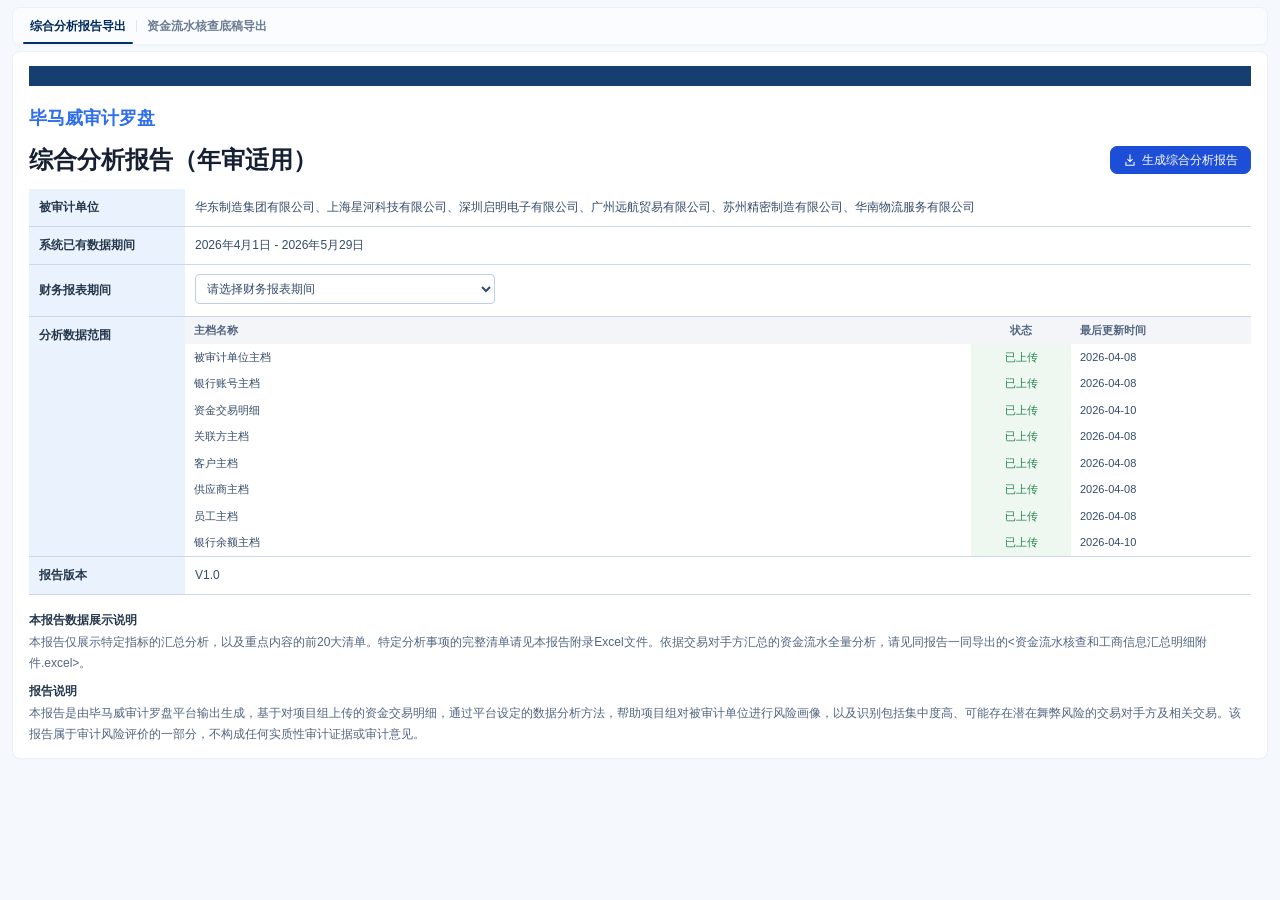
<file: fragments/workingpaper-export.html>
<!DOCTYPE html>
<html lang="zh-Hans-CN">
<head>
  <meta charset="utf-8"/>
  <meta name="viewport" content="width=device-width, initial-scale=1"/>
  <link rel="stylesheet" href="../assets/css/base.css?v=20260827-pager-select1"/>
  <link rel="stylesheet" href="../assets/css/components/year-expansion.css?v=20260920-3"/>
  <link rel="stylesheet" href="../assets/css/pages/bank-analysis.css?v=20260811-daily-trend1"/>
  <link rel="stylesheet" href="../assets/css/pages/workingpaper.css?v=20261027-routine-compact2"/>
  <link rel="stylesheet" href="../assets/css/pages/bank-analysis-compact.css?v=20260827-filter-popover1"/>
  <link rel="stylesheet" href="../assets/css/pages/workingpaper-export.css?v=20261102-export-distribution1"/>
  <script>
    if (new URLSearchParams(location.search).get('embed')) {
      document.documentElement.classList.add('wp-embedded-module');
    }
  </script>
</head>
<body class="workingpaper-export-page">
  <section class="tab-pane" id="pane-workingpaper">
    <div class="tab-container wp-export-tab-container">
      <div class="tabbar" id="workingpaperExportTabs" role="tablist" aria-label="报告及底稿导出类型">
        <div class="tab active" data-export-tab="risk-report" role="tab" tabindex="0" aria-selected="true">综合分析报告导出</div>
        <div class="tab" data-export-tab="workingpaper" role="tab" tabindex="0" aria-selected="false">资金流水核查底稿导出</div>
        <i class="inkbar" id="workingpaperExportInkbar" aria-hidden="true"></i>
      </div>
    </div>

    <section class="wp-export-pane is-active" data-export-pane="risk-report" role="tabpanel">
      <div class="wp-report-export-page">
        <article class="wp-card-section wp-report-cover">
          <div class="wp-report-letterhead"></div>
          <div class="wp-report-platform">毕马威审计罗盘</div>
          <div class="wp-report-cover-heading"><h2>综合分析报告（年审适用）</h2><button class="btn primary" id="btnExportRiskReport" type="submit" form="riskReportExportForm"><svg width="14" height="14" viewBox="0 0 24 24" fill="none" stroke="currentColor" stroke-width="1.8" stroke-linecap="round" stroke-linejoin="round" aria-hidden="true"><path d="M12 3v12m-4-4 4 4 4-4M5 16v5h14v-5"/></svg><span>生成综合分析报告</span></button></div>
          <form id="riskReportExportForm" novalidate>
            <table class="wp-report-cover-table">
              <tbody>
                <tr><th scope="row">被审计单位</th><td><span id="riskReportAuditedEntity">—</span></td></tr>
                <tr><th scope="row">系统已有数据期间</th><td id="riskReportDataPeriod">—</td></tr>
                <tr><th scope="row"><label for="riskReportPeriodSelect">财务报表期间</label></th><td><select id="riskReportPeriodSelect" required aria-describedby="riskReportDateError"></select><span id="riskReportDateError" role="status"></span></td></tr>
                <tr><th scope="row" class="wp-report-sources-label">分析数据范围</th><td class="wp-report-sources-cell"><table class="wp-report-sources-table"><thead><tr><th>主档名称</th><th>状态</th><th>最后更新时间</th></tr></thead><tbody id="riskReportDataSources"></tbody></table></td></tr>
                <tr><th scope="row">报告版本</th><td id="riskReportVersion">V1.0</td></tr>
              </tbody>
            </table>
          </form>
          <section class="wp-report-cover-note">
            <h3>本报告数据展示说明</h3>
            <p>本报告仅展示特定指标的汇总分析，以及重点内容的前20大清单。特定分析事项的完整清单请见本报告附录Excel文件。依据交易对手方汇总的资金流水全量分析，请见同报告一同导出的&lt;资金流水核查和工商信息汇总明细附件.excel&gt;。</p>
            <h3>报告说明</h3>
            <p>本报告是由毕马威审计罗盘平台输出生成，基于对项目组上传的资金交易明细，通过平台设定的数据分析方法，帮助项目组对被审计单位进行风险画像，以及识别包括集中度高、可能存在潜在舞弊风险的交易对手方及相关交易。该报告属于审计风险评价的一部分，不构成任何实质性审计证据或审计意见。</p>
          </section>
        </article>
      </div>
    </section>

    <section class="wp-export-pane" data-export-pane="workingpaper" role="tabpanel" hidden>
    <div class="tab-scroll wp-page">
      <section class="wp-card-section wp-parameter-card" aria-labelledby="wpParameterTitle">
        <div class="wp-parameter-content">
          <div class="wp-parameter-heading">
            <span class="wp-parameter-mark" aria-hidden="true"></span>
            <strong id="wpParameterTitle">底稿参数设置</strong>
          </div>
          <label class="wp-materiality-field" for="workingpaperMateriality">
            <span>重要性水平</span>
            <input id="workingpaperMateriality" type="text" inputmode="decimal" placeholder="请输入" autocomplete="off"/>
            <em>元</em>
          </label>
        </div>
      </section>

      <section class="wp-card-section" id="wpBlock1">
        <div class="wp-card-head">
          <div class="wp-card-title-wrap"><span class="wp-stage-mark" aria-hidden="true">01</span><div class="wp-card-title-group"><div class="wp-card-title">信息测试 - 完整性测试</div></div></div>
          <button class="wp-fold-btn" type="button" data-fold-target="wpBlock1" title="收起/展开"></button>
        </div>
        <div class="wp-card-body">
          <div class="wp-card-desc">
            请为每个账户确认银行流水获取方式。不同的获取方式需执行对应审计程序，用于评价资金流水的完整性（对应底稿中的 &lt;1.2 网银交易流水完整性测试&gt;）。
          </div>
          <div class="wp-table-wrap">
            <table class="table wp-table" id="wpTable1">
              <thead><tr><th>被审计单位名称</th><th>银行账号</th><th>本方银行</th><th class="num no-filter">交易总额</th><th class="num no-filter">交易笔数</th><th>银行流水获取方式</th><th class="no-filter">更新人</th><th class="no-filter">更新时间</th></tr></thead>
              <tbody></tbody>
            </table>
          </div>
          <div class="wp-pager audit-pager" id="wpTable1Pager">
            <span class="audit-pager-total">共 <b id="wpTable1Total">0</b> 条</span><button class="audit-pager-btn audit-pager-arrow" disabled>‹</button><button class="audit-pager-btn is-active">1</button><button class="audit-pager-btn audit-pager-arrow" disabled>›</button><label class="audit-pager-size"><select><option selected>20 条/页</option></select></label><span class="audit-pager-jump-label">跳至</span><input class="audit-pager-jump" type="number" min="1" inputmode="numeric"><span class="audit-pager-jump-label">页</span><b id="wpTable1TotalMirror" hidden>0</b>
          </div>
        </div>
      </section>

      <section class="wp-card-section" id="wpBlock2">
        <div class="wp-card-head">
          <div class="wp-card-title-wrap"><span class="wp-stage-mark" aria-hidden="true">02</span><div class="wp-card-title-group"><div class="wp-card-title">信息测试 - 准确性测试</div></div></div>
          <button class="wp-fold-btn" type="button" data-fold-target="wpBlock2" title="收起/展开"></button>
        </div>
        <div class="wp-card-body">
          <div class="wp-inline-row">
            <div class="wp-inline-label">是否使用系统内置的随机抽样工具进行直接测试：</div>
            <label class="wp-switch"><input type="checkbox" id="directTestSwitch" checked><span class="slider"></span><span class="switch-text" id="directTestText">是</span></label>
          </div>
          <div class="wp-card-desc">若依赖控制测试，或使用非随机抽样的方式进行直接测试，可选择否。</div>
          <div class="wp-form-row" id="sampleConfigRow"><div class="field"><label>设置风险等级：</label><select id="riskSel"><option value="">选择风险等级…</option><option value="重大+">重要的+</option><option value="重大">重要的</option><option value="提高">提高的</option><option value="基础">基础的</option></select></div></div>
          <div class="wp-card-desc" id="wpDirectTestDesc">系统根据直接测试方案的属性抽样样本量表，自动计算最小样本量并进行随机抽样。用于评价资金流水的准确性（对应底稿中的 &lt;1.3 网银交易流水准确性测试&gt;）。</div>
          <div class="wp-table-wrap" id="wpTable2Wrap">
            <table class="table wp-table" id="wpTable2"><thead><tr><th>被审计单位名称</th><th>银行账号</th><th>本方银行</th><th class="num no-filter">交易总额</th><th class="num no-filter">交易笔数</th><th class="no-sort no-filter">最小样本量（自动计算）</th></tr></thead><tbody></tbody></table>
          </div>
          <div class="wp-pager audit-pager" id="wpTable2Pager"><span class="audit-pager-total">共 <b id="wpTable2Total">0</b> 条</span><button class="audit-pager-btn audit-pager-arrow" disabled>‹</button><button class="audit-pager-btn is-active">1</button><button class="audit-pager-btn audit-pager-arrow" disabled>›</button><label class="audit-pager-size"><select><option selected>20 条/页</option></select></label><span class="audit-pager-jump-label">跳至</span><input class="audit-pager-jump" type="number" min="1" inputmode="numeric"><span class="audit-pager-jump-label">页</span></div>
        </div>
      </section>

      <section class="wp-card-section" id="wpBlock3">
        <div class="wp-card-head">
          <div class="wp-card-title-wrap">
            <span class="wp-stage-mark" aria-hidden="true">03</span>
            <div class="wp-card-title-group"><div class="wp-card-title">核查标准</div></div>
          </div>
          <button class="wp-fold-btn" type="button" data-fold-target="wpBlock3" title="收起/展开"></button>
        </div>
        <div class="wp-card-body">
          <div class="wp-card-desc">
            对于符合下述标准的、通过KPMG Audit Compass系统平台中项目组浏览凭证的筛选条件识别的资金流水记录，
            已自动填充至工作底稿 &lt;3.大额、异常资金流水&gt;
          </div>
          <div class="wp-tags">
            <span class="tag ok">✓ 关联方</span>
            <span class="tag err">× 客户（缺失）</span>
            <span class="tag err">× 供应商（缺失）</span>
            <span class="tag err">× 员工（缺失）</span>
          </div>
          <div class="wp-table-wrap wp-standard-table-wrap">
            <table class="table wp-table wp-standard-table wp-no-action-column wp-grouped-routine-table" id="rngTable">
              <colgroup>
                <col class="wp-col-procedure"><col class="wp-col-code"><col class="wp-col-criteria"><col class="wp-col-status">
                <col class="wp-col-counterparty"><col class="wp-col-amount"><col class="wp-col-count"><col class="wp-col-reason">
              </colgroup>
              <thead>
                <tr>
                  <th class="no-sort no-filter" style="width:34%;">核查程序</th>
                  <th class="no-sort no-filter" style="width:82px;">标识号</th>
                  <th class="no-sort no-filter">Audit Compass系统设定筛选条件</th>
                  <th class="no-sort no-filter" style="width:82px;">执行状态</th>
                  <th class="num no-sort no-filter" style="width:100px;">识别对手方数</th>
                  <th class="num no-sort no-filter" style="width:120px;">识别交易总额</th>
                  <th class="num no-sort no-filter" style="width:100px;">识别交易笔数</th>
                  <th class="no-sort no-filter" style="width:140px;">解释理由</th>
                </tr>
              </thead>
              <tbody id="rngTbody"></tbody>
            </table>
          </div>
        </div>
      </section>

      <section class="wp-card-section" id="wpBlock4">
        <div class="wp-card-head">
          <div class="wp-card-title-wrap">
            <span class="wp-stage-mark" aria-hidden="true">04</span>
            <div class="wp-card-title-group"><div class="wp-card-title">可能配合实施财务舞弊的第三方特征</div></div>
          </div>
          <button class="wp-fold-btn" type="button" data-fold-target="wpBlock4" title="收起/展开"></button>
        </div>
        <div class="wp-card-body">
          <div class="wp-card-desc">
            除A股IPO收入审计程序示例 &lt;A股IPO采购与存货审计程序示例&gt; 底稿中列示的背景调查程序外，
            项目组可从资金流水出发，借助KPMG Audit Compass识别符合特定特征的异常交易对手方，
            对于识别出的异常资金流的交易对手方，项目组应考虑在资金流水核查、走访、函证、烤凭等核查程序中重点关注。
          </div>
          <div class="wp-table-wrap wp-standard-table-wrap">
            <table class="table wp-table wp-standard-table" id="fraudTable">
              <colgroup>
                <col class="wp-col-procedure"><col class="wp-col-code"><col class="wp-col-criteria"><col class="wp-col-status">
                <col class="wp-col-counterparty"><col class="wp-col-amount"><col class="wp-col-count"><col class="wp-col-reason">
              </colgroup>
              <thead>
                <tr>
                  <th style="width:34%;">核查程序</th>
                  <th style="width:82px;">标识号</th>
                  <th>Audit Compass系统设定筛选条件</th>
                  <th style="width:82px;">执行状态</th>
                  <th class="num" style="width:100px;">识别对手方数</th>
                  <th class="num" style="width:120px;">识别交易总额</th>
                  <th class="num" style="width:100px;">识别交易笔数</th>
                  <th class="no-sort" style="width:140px;">解释理由</th>
                </tr>
              </thead>
              <tbody id="fraudTbody"></tbody>
            </table>
          </div>
        </div>
      </section>

      <div class="wp-bottom-actions">
        <button class="btn primary" id="btnGenRisk" type="button">生成资金流水核查底稿</button>
      </div>
    </div>
    </section>
    <div class="wp-export-toast" id="wpExportToast" role="status" aria-live="polite"></div>
  </section>
  <script defer src="../assets/js/core/year-expansion.js?v=20260920-1"></script>
  <script defer src="../assets/js/config/routine-standards.js?v=20261102-groups3"></script>
  <script defer src="../assets/js/config/routine-demo-data.js?v=20261027-sync2"></script>
  <script defer src="../assets/js/config/routine-distribution.js?v=20261102-1"></script>
  <script defer src="../assets/js/core/shared.js?v=20261102-routine-groups3"></script>
  <script defer src="../assets/js/config/report-periods.js?v=20261102-2"></script>
  <script defer src="../assets/js/config/project-workbooks.js?v=20261102-1"></script>
  <script defer src="../assets/js/config/report-data-sources.js?v=20261102-1"></script>
  <script defer src="../assets/js/pages/workingpaper-export.js?v=20261102-workbook-context1"></script>
</body>
</html>
</file>
<file: assets/css/base.css>
html,body{width:100%;height:100%}
  *,*:before,*:after{box-sizing:border-box}
  html{font-family:sans-serif;line-height:1.15;-webkit-text-size-adjust:100%}
  body{margin:0;color:#000000d9;font-size:14px;
    font-family:var(--platform-font-family);
    line-height:1.5715;background:var(--body-background)}
  :root{
    --platform-font-family:-apple-system,BlinkMacSystemFont,Segoe UI,Roboto,Helvetica Neue,Arial,Noto Sans,sans-serif,"Apple Color Emoji","Segoe UI Emoji",Segoe UI Symbol,"Noto Color Emoji";
    --primary-color:#1e49e2; --primary-color-opacity:rgba(30,73,226,.4);
    --deep-blue:#00338d; --base-space:16px;
    --table-head-background:#F6F8FE; --table-border:1px solid #e8eef6;
    --audit-table-border-outer:#e7eef6;
    --audit-table-border-head:#dbe5f0;
    --audit-table-border-cell:#eef3f8;
    --audit-table-border-row:#f1f5f9;
    --audit-table-head-bg:#f6f9fd;
    --audit-table-head-group-bg:#eef5fc;
    --audit-table-hover-bg:#f8fbff;
    --warning-color:#faad14; --body-background:#f5f7fa;
    /* 兼容内容页自用变量 */
    --primary:#2563eb; --primary-600:#1e40af; --muted:#64748b; --text:#0f172a;
    --bg:#f5f7fa; --card:#fff; --border:#e8e8ed; --shadow:0 6px 18px rgba(17,24,39,.08);
}

/* 天眼查数据同步：保留表格上下文，只在数据区域展示轻量进度反馈。 */
.tyc-sync-surface{
  position:relative;
  isolation:isolate;
}

.tyc-sync-surface table{
  transition:opacity .18s ease,filter .18s ease;
}

.tyc-sync-surface.is-tyc-syncing table{
  opacity:.46;
  filter:saturate(.62);
  pointer-events:none;
}

.tyc-sync-surface.is-tyc-syncing{ cursor:wait; }

.tyc-sync-feedback{
  position:absolute;
  z-index:12;
  top:50%;
  left:50%;
  display:flex;
  width:max-content;
  max-width:calc(100% - 32px);
  min-width:224px;
  align-items:center;
  gap:10px;
  padding:9px 13px;
  border:1px solid rgba(132,164,205,.55);
  border-radius:7px;
  color:#324760;
  background:rgba(255,255,255,.96);
  box-shadow:0 8px 22px rgba(38,63,92,.13);
  transform:translate(-50%,-50%);
  box-sizing:border-box;
  pointer-events:none;
}

.tyc-sync-feedback-icon{
  position:relative;
  flex:0 0 22px;
  width:22px;
  height:22px;
  border:2px solid #dbe8f6;
  border-top-color:#3777c8;
  border-radius:50%;
  box-sizing:border-box;
  animation:tycSyncSpin .72s linear infinite;
}

.tyc-sync-feedback-copy{
  display:grid;
  min-width:0;
  gap:1px;
}

.tyc-sync-feedback-copy strong{
  font-size:12px;
  line-height:17px;
  color:#2d435d;
  font-weight:700;
  white-space:nowrap;
}

.tyc-sync-feedback-copy span{
  overflow:hidden;
  color:#75869a;
  font-size:10.5px;
  line-height:15px;
  text-overflow:ellipsis;
  white-space:nowrap;
}

.tyc-sync-feedback::after{
  position:absolute;
  right:12px;
  bottom:0;
  left:44px;
  height:2px;
  border-radius:999px;
  background:linear-gradient(90deg,transparent,#4c86ce,transparent);
  content:"";
  animation:tycSyncProgress 1.05s ease-in-out infinite;
  transform-origin:left center;
}

.tyc-sync-surface.is-tyc-sync-success table{
  opacity:1;
  filter:none;
}

.tyc-sync-surface.is-tyc-sync-success .tyc-sync-feedback{
  border-color:#b8d9ce;
  color:#356d5d;
  background:rgba(248,253,251,.98);
  box-shadow:0 7px 18px rgba(50,111,91,.11);
}

.tyc-sync-surface.is-tyc-sync-success .tyc-sync-feedback-icon{
  border-color:#68a58f;
  background:#68a58f;
  animation:none;
}

.tyc-sync-surface.is-tyc-sync-success .tyc-sync-feedback-icon::after{
  position:absolute;
  top:4px;
  left:6px;
  width:6px;
  height:3px;
  border-bottom:2px solid #fff;
  border-left:2px solid #fff;
  content:"";
  transform:rotate(-45deg);
}

.tyc-sync-surface.is-tyc-sync-success .tyc-sync-feedback-copy strong{ color:#356d5d; }
.tyc-sync-surface.is-tyc-sync-success .tyc-sync-feedback::after{ display:none; }

@keyframes tycSyncSpin{ to{ transform:rotate(360deg); } }
@keyframes tycSyncProgress{
  0%{ opacity:.25; transform:scaleX(.12); }
  55%{ opacity:1; transform:scaleX(.82); }
  100%{ opacity:.25; transform:scaleX(.18); }
}

@media (prefers-reduced-motion:reduce){
  .tyc-sync-feedback-icon,
  .tyc-sync-feedback::after{ animation:none; }
}

  body,
  button,
  input,
  select,
  textarea,
  table,
  .btn{
    font-family:var(--platform-font-family);
  }

  /* 平台统一轻量滚动条 */
  *{
    scrollbar-width:thin;
    scrollbar-color:rgba(148,163,184,.28) transparent;
  }

  *::-webkit-scrollbar{
    width:4px;
    height:4px;
  }

  *::-webkit-scrollbar-track{
    background:transparent;
  }

  *::-webkit-scrollbar-thumb{
    border-radius:999px;
    background:rgba(148,163,184,.26);
  }

  *::-webkit-scrollbar-thumb:hover{
    background:rgba(100,116,139,.42);
  }

  .content-scroll{flex:1;overflow:auto}
  .content-wrap{margin:var(--base-space)}

  /* ====== 内容页 ====== */
  .container{max-width:1480px;margin:auto}
  .header{display:flex;align-items:center;gap:12px}
  .header .breadcrumb{font-size:13px;color:var(--muted)}
  .toolbar{margin-left:auto;display:flex;gap:10px}
  .btn{padding:6px 10px;border-radius:6px;border:1px solid var(--border);
    background:linear-gradient(135deg,#fff,#f9fafb);cursor:pointer;font-size:13px;transition:all .25s ease}
  .btn:hover{border-color:var(--primary);box-shadow:0 2px 6px rgba(37,99,235,.2)}
  .btn-primary{background:linear-gradient(135deg,var(--primary),var(--primary-600));color:#fff;border:none}

  .tabbar{display:flex;gap:4px;border-bottom:2px solid var(--border);margin:8px 0 10px}
  .tab{padding:10px 14px;border-radius:8px 8px 0 0;color:var(--muted);cursor:pointer}
  .tab.active{background:#fff;border:1px solid var(--border);border-bottom:0;color:var(--primary)}
  .card{background:#fff;border:1px solid #edf2f7;border-radius:12px;box-shadow:0 1px 2px rgba(15,23,42,.025);margin-bottom:6.5px;overflow:hidden}
  .card .head{display:flex;align-items:center;justify-content:space-between;padding:10px 10px;border-bottom:1px solid #edf2f7;background:#fafcff;position:relative}
  .card .head::before{content:"";position:absolute;left:10px;top:50%;width:3px;height:14px;border-radius:999px;background:linear-gradient(180deg,rgba(47,111,237,.78),rgba(47,111,237,.22));transform:translateY(-50%)}
  .card .title{font-weight:600;margin-left:14px;font-size:11px}
  .card .content{padding:14px 16px}
  

   
  .filters{display:flex;flex-wrap:wrap;gap:12px;align-items:center}
  .filters label{font-size:12px;color:var(--text)}
  .select{padding:4px 8px;font-size:12px;color:var(--text);background:#fff;border:1px solid var(--border);
    border-radius:6px;min-width:100px;transition:all .25s ease;box-shadow:0 2px 5px rgba(0,0,0,.05);appearance:none}
  .select:hover{border-color:var(--primary);box-shadow:0 0 0 3px rgba(37,99,235,.15)}
  .select:focus{outline:none;border-color:var(--primary-600);box-shadow:0 0 0 3px rgba(37,99,235,.25)}
  .chart{height:300px}

  .table{
    width:100%;
    border-collapse:separate;
    border-spacing:0;
    font-size:13px;
    background:#fff;
  }
  .table th,
  .table td{
    border-right:1px solid var(--audit-table-border-cell);
    border-bottom:1px solid var(--audit-table-border-row);
    padding:8px;
    text-align:center;
    white-space:nowrap;
    background-clip:padding-box;
  }
  .table th{
    border-right-color:var(--audit-table-border-head);
    border-bottom-color:var(--audit-table-border-head);
    background:var(--audit-table-head-bg);
    color:#1e293b;
    font-weight:600;
  }
  .table th:last-child,
  .table td:last-child{border-right:0}
  .table tbody tr:last-child td{border-bottom:0}
  .table tr:hover td{background:var(--audit-table-hover-bg)}
  .table-tabs{display:flex;gap:10px;margin:10px 0}
  .table-tab{padding:6px 14px;border:1px solid var(--border);border-radius:8px;background:#f8fafc;color:var(--muted);cursor:pointer}
  .table-tab.active{background:var(--primary);color:#fff;border-color:var(--primary)}

  .split{display:grid;grid-template-columns:300px 1fr;gap:16px}
  .sidebar-pane{background:#fff;border:1px solid var(--border);border-radius:12px;padding:12px}
  .menu{display:flex;flex-direction:column;gap:6px}
  .menu .item{padding:8px 10px;border:1px solid var(--border);border-radius:8px;background:#eef2ff;cursor:pointer;font-size:13px}
  .menu .item.active{background:#fff;outline:2px solid var(--primary-600)}
  .small{font-size:12px;color:var(--muted)}
  .top-strip{display:grid;grid-template-columns:repeat(6,1fr);gap:10px}
  .top-item{background:#f9fafb;border:1px solid var(--border);border-radius:10px;padding:10px 12px}
  .top-item .lbl{font-size:12px;color:var(--muted)}
  .top-item .num{font-weight:700;margin-top:6px}
  .rank-list{display:grid;gap:6px;margin-top:6px}
  .rank-row{display:flex;align-items:center;justify-content:space-between;font-size:12px;border-bottom:1px dashed var(--border);padding:4px 0}
  .rank .bul{display:inline-block;width:10px;height:10px;border-radius:50%;margin-right:8px}
  .grid-2{display:grid;grid-template-columns:2fr 1fr;gap:16px}
  .pagination{display:flex;gap:6px;flex-wrap:wrap;margin-top:10px}
  .pagination .btn{padding:6px 10px}
  .audit-pager,
  .pagination.audit-pager,
  .ds3-pagination.audit-pager,
  .risk-table-pager.audit-pager{
    display:flex;
    align-items:center;
    justify-content:flex-end;
    gap:5px;
    margin-top:8px;
    padding:4px 0;
    font-size:12px;
    color:#475569;
    flex-wrap:nowrap;
    min-width:0;
    overflow-x:auto;
    overflow-y:hidden;
    scrollbar-width:none;
    white-space:nowrap;
  }
  .audit-pager::-webkit-scrollbar,
  .pagination.audit-pager::-webkit-scrollbar,
  .ds3-pagination.audit-pager::-webkit-scrollbar,
  .risk-table-pager.audit-pager::-webkit-scrollbar{
    display:none;
  }
  .audit-pager-total{
    margin-right:2px;
    color:#334155;
    white-space:nowrap;
    flex:0 0 auto;
  }
  .audit-pager-btn{
    flex:0 0 auto;
    width:28px;
    min-width:28px;
    height:26px;
    padding:0;
    border:1px solid #dbe4f0;
    border-radius:4px;
    background:#fff;
    color:#334155;
    font-size:12px;
    line-height:24px;
    cursor:pointer;
    box-shadow:none;
  }
  .audit-pager-btn:hover:not(:disabled){
    border-color:#9bbbea;
    background:#f7faff;
    color:#1d4ed8;
  }
  .audit-pager-btn.is-active{
    border-color:#2f6fed;
    background:#fff;
    color:#1d4ed8;
    font-weight:700;
  }
  .audit-pager-btn:disabled{
    color:#cbd5e1;
    background:#f8fafc;
    border-color:#e5eaf2;
    cursor:not-allowed;
  }
  .audit-pager-arrow{
    font-size:17px;
    font-weight:400;
    line-height:20px;
  }
  .audit-pager-ellipsis{
    flex:0 0 auto;
    min-width:22px;
    height:26px;
    display:inline-flex;
    align-items:center;
    justify-content:center;
    color:#94a3b8;
  }
  .audit-pager-size select,
  .audit-pager-jump{
    flex:0 0 auto;
    height:26px;
    border:1px solid #dbe4f0;
    border-radius:4px;
    background:#fff;
    color:#334155;
    font-size:12px;
    outline:none;
    box-sizing:border-box;
  }
  .audit-pager-size select{
    width:94px;
    min-width:94px;
    max-width:94px;
    padding:0 25px 0 8px;
    line-height:24px;
    appearance:none;
    -webkit-appearance:none;
    text-overflow:clip;
  }
  .audit-pager-size{
    position:relative;
    display:inline-flex;
    flex:0 0 94px;
    min-width:94px;
  }
  .audit-pager-size::after{
    content:"";
    position:absolute;
    top:50%;
    right:9px;
    width:6px;
    height:6px;
    border-right:1.5px solid #7c8da4;
    border-bottom:1.5px solid #7c8da4;
    pointer-events:none;
    transform:translateY(-68%) rotate(45deg);
  }
  .audit-pager-jump{
    width:44px;
    min-width:44px;
    max-width:44px;
    padding:0 4px;
    text-align:center;
  }
  .audit-pager-size select:focus,
  .audit-pager-jump:focus{
    border-color:#2f6fed;
    box-shadow:0 0 0 2px rgba(47,111,237,.12);
  }
  .audit-pager-jump-label{
    color:#334155;
    white-space:nowrap;
    flex:0 0 auto;
  }
  .counterparty-blacklist-note{
    flex:1 1 auto;
    min-width:0;
    margin:0 8px;
    padding:0;
    border:0;
    border-radius:0;
    background:transparent;
    color:#475569;
    font-size:11.5px;
    font-weight:600;
    line-height:28px;
    white-space:nowrap;
    overflow:hidden;
    text-overflow:ellipsis;
  }
  .counterparty-blacklist-note a{
    color:#2563eb;
    font-weight:700;
    text-decoration:underline;
    text-underline-offset:2px;
  }
  .counterparty-blacklist-cell{
    text-align:center;
    color:#94a3b8;
    font-weight:800;
  }
  .counterparty-blacklist-cell.is-hit{
    color:#e11d48;
  }
  .hide{display:none}
  #tblTop20 {
    width: 100%;
    border-collapse: collapse;
    font-size: 13px;
  }
  #tblTop20 th, #tblTop20 td {
    border: 1px solid #e5e7eb;
    padding: 6px 8px;
    text-align: center;
  }
  #tblTop20 th {
    background: #f9fafb;
    font-weight: 600;
  }
  .color-dot {
    display:inline-block;
    width:10px;
    height:10px;
    border-radius:50%;
    margin-right:4px;
  }

  /* ====== 全平台表格：纵向滚动时固定表头 ======
     使用 thead 整体 sticky，避免多行表头的第二行覆盖第一行。 */
  .table-wrap table thead,
  .table-scroll table thead,
  .table-container table thead,
  .content-scroll table thead,
  .du-table-wrap table thead,
  .pl-table-wrap table thead,
  .wp-table-wrap table thead,
  .ds-table-wrap table thead,
  .ds3-table-wrap table thead,
  .account-summary-table-wrap table thead,
  .portrait-table-wrap table thead,
  .risk-table-wrap table thead,
  .statement-table-wrap table thead,
  div[style*="overflow:auto"] table thead,
  div[style*="overflow: auto"] table thead{
    position:sticky;
    top:0;
    z-index:30;
  }

  .table-wrap table thead th,
  .table-scroll table thead th,
  .table-container table thead th,
  .content-scroll table thead th,
  .du-table-wrap table thead th,
  .pl-table-wrap table thead th,
  .wp-table-wrap table thead th,
  .ds-table-wrap table thead th,
  .ds3-table-wrap table thead th,
  .account-summary-table-wrap table thead th,
  .portrait-table-wrap table thead th,
  .risk-table-wrap table thead th,
  .statement-table-wrap table thead th,
  div[style*="overflow:auto"] table thead th,
  div[style*="overflow: auto"] table thead th{
    background-clip:padding-box;
  }

  /* ====== 全平台普通按钮尺寸基准 ======
     只统一高度、最小长度、内边距和文字对齐；颜色继续由各页面原样式控制。 */
  :root{
    --audit-action-btn-h:28px;
    --audit-action-btn-min-w:56px;
    --audit-action-btn-px:12px;
    --audit-action-btn-radius:7px;
    --audit-action-btn-font:12px;
    --audit-action-btn-gap:6px;
  }

  .btn:not(.audit-pager-btn):not(.card-fold-btn):not(.nav-icon-btn):not(.icon-btn),
  button.btn:not(.audit-pager-btn):not(.card-fold-btn):not(.nav-icon-btn):not(.icon-btn),
  .btn-primary:not(.audit-pager-btn):not(.card-fold-btn):not(.nav-icon-btn):not(.icon-btn),
  .btn-ghost:not(.audit-pager-btn):not(.card-fold-btn):not(.nav-icon-btn):not(.icon-btn){
    display:inline-flex;
    align-items:center;
    justify-content:center;
    gap:5px;
    min-width:var(--audit-action-btn-min-w);
    min-height:var(--audit-action-btn-h);
    height:var(--audit-action-btn-h);
    padding:0 var(--audit-action-btn-px);
    border-radius:var(--audit-action-btn-radius);
    font-size:var(--audit-action-btn-font);
    line-height:calc(var(--audit-action-btn-h) - 2px);
    white-space:nowrap;
    box-sizing:border-box;
  }

  .toolbar,
  .btn-bar,
  .btn-group,
  .pl-actions,
  .wp-tools-right,
  .wp-bottom-actions,
  .du-footer,
  .ds3-actions,
  .ds3-block-actions,
  .ds3-section-actions,
  .ds3-modal-actions,
  .ds3-rule-actions,
  .ds3-period-actions{
    gap:var(--audit-action-btn-gap);
  }
</file>
<file: assets/css/footer.css>
/* =========================
   Footer 最终版
   ========================= */
:root{
  --footer-h: 76px; /* 默认兜底，JS 会自动覆盖为真实高度 */
}

/* 固定底部 footer */
#app-footer{
  position: fixed;
  left: 0;
  right: 0;
  bottom: 0;
  z-index: 1000;

  background: #fff;
  border-top: 1px solid #eaecef;
  box-shadow: 0 -2px 8px rgba(0,0,0,.04);

  padding: 6px 12px;
  padding-bottom: calc(6px + env(safe-area-inset-bottom, 0));

  font-size: 12px;
  line-height: 1.4;
  box-sizing: border-box;
}

#app-footer p{
  margin: 0;
  user-select: text;
}

/* 不要再让 body 自己留白，避免和内部滚动冲突 */
body{
  padding-bottom: 0 !important;
}

/* 某些表格/内容容器如果是最后一层滚动，保留一点呼吸空间 */
.wp-table-wrap,
.ds-table-wrap,
.ds3-table-wrap{
  margin-bottom: 12px;
}

/* 如果某些页面是 tab-pane 直接承载内容，也给一点兜底 */
.tab-pane,
.ds3-pane{
  box-sizing: border-box;
}
</file>
<file: assets/css/layout.css>
/* =========================================================
   平台外壳样式：Header / Sidebar / 面包屑 / iframe 主区域
   修改导航、侧边栏、主框架布局时优先看这里。
   ========================================================= */

:root{
  --header-h: 42px;
  --sidebar-w: 196px;
  --sidebar-w-collapsed: 52px;
  --sidebar-bg: #fff;
  --blue: #003366;
  --blue-soft: #e9f2ff;
  --green: #32b27c;
  --hover-bg: #eef3f8;
  --line: #e6edf5;
}


/* ===== Header ===== */
/* ====== 顶部 Header（占位，类名保持，用于无缝替换） ====== */
.layout-header {display:flex;align-items:center;height:var(--header-h);background:var(--primary-color);
  padding:0 14px;color:#fff;position:sticky;top:0;z-index:9999}
.layout-header .layout-header-name{font-size:19px;font-weight:700}

.layout-header .layout-header-project{margin-left:12px;opacity:.9}

html,
body{
  height:100%;
  overflow:hidden;
}


/* 右上整条导航区域：靠右对齐 */
.layout-header-nav {
  margin-left: auto;
  display: flex;
  align-items: center;
  gap: 6px;
  font-size: 12px;
  color: #fff;
}

/* 通用按钮样式（文字 / 图标按钮统一基准） */
.nav-btn {
  height: 28px;
  padding: 0 10px;
  border: 1px solid rgba(255,255,255,.18);
  border-radius: 8px;
  background: rgba(255,255,255,.10);
  color: #fff;
  display: inline-flex;
  align-items: center;
  justify-content: center;
  cursor: pointer;
  font-size: 12px;
  font-weight: 700;
  line-height: 1;
  white-space: nowrap;
  box-shadow: inset 0 1px 0 rgba(255,255,255,.12);
  transition: background .16s ease, border-color .16s ease, box-shadow .16s ease, transform .16s ease;
}

.nav-btn:hover {
  border-color: rgba(255,255,255,.34);
  background: rgba(255,255,255,.18);
  box-shadow: inset 0 1px 0 rgba(255,255,255,.18), 0 4px 12px rgba(0,0,0,.08);
}

/* 带文字 + 图标（Eric） */
.nav-btn-with-icon {
  gap: 6px;
  padding: 0 9px;
  max-width: 200px;
  margin-right:2px;
}

/* 纯图标按钮（打印 / 反馈 / 设置） */
.nav-icon-btn {
  width: 28px;
  height:28px;
  padding: 0;
  border-radius: 50%;
  border-color:rgba(255,255,255,.14);
  background:rgba(255,255,255,.07);
  color:rgba(255,255,255,.86);
  box-shadow:none;
}

.nav-btn-with-icon + .nav-icon-btn{
  margin-left:4px;
}

.nav-icon-btn:hover{
  border-color:rgba(255,255,255,.34);
  background:rgba(255,255,255,.16);
  color:#fff;
  box-shadow:0 5px 14px rgba(0,0,0,.10);
}

.nav-icon-btn:active{
  transform:translateY(1px);
}

.nav-icon-btn .icon{
  width:14px;
  height:14px;
  display:inline-flex;
  align-items:center;
  justify-content:center;
  line-height:1;
}

.nav-icon-btn .icon i{
  display:block;
  font-size:13px;
  line-height:1;
  color:currentColor;
}

.nav-icon-btn[title="帮助与反馈"] .icon i{
  font-size:12px;
}

/* ===== 顶部帮助与反馈 ===== */
.header-help-wrap{
  position:relative;
  display:inline-flex;
}

.header-help-menu{
  position:absolute;
  top:calc(100% + 9px);
  right:-34px;
  z-index:10060;
  width:246px;
  padding:6px;
  border:1px solid #dbe5f0;
  border-radius:8px;
  background:#fff;
  box-shadow:0 12px 30px rgba(22,46,81,.18),0 2px 6px rgba(22,46,81,.06);
  color:#25364d;
}

.header-help-menu[hidden]{display:none !important;}

.header-help-menu::before{
  content:"";
  position:absolute;
  top:-5px;
  right:43px;
  width:9px;
  height:9px;
  border-left:1px solid #dbe5f0;
  border-top:1px solid #dbe5f0;
  background:#fff;
  transform:rotate(45deg);
}

.header-help-menu button{
  position:relative;
  width:100%;
  min-height:44px;
  display:grid;
  grid-template-columns:28px minmax(0,1fr);
  align-items:center;
  gap:8px;
  padding:6px 9px;
  border:0;
  border-radius:6px;
  background:transparent;
  color:#334155;
  text-align:left;
  cursor:pointer;
}

.header-help-menu button + button{border-top:1px solid #eef2f7;}
.header-help-menu button:hover{background:#f2f7ff;color:#164da8;}
.header-help-menu button > i{
  width:26px;
  height:26px;
  display:inline-flex;
  align-items:center;
  justify-content:center;
  border-radius:50%;
  background:#edf4ff;
  color:#2b67c9;
  font-size:12px;
}
.header-help-menu button span{display:flex;flex-direction:column;gap:2px;min-width:0;}
.header-help-menu button strong{font-size:12px;line-height:16px;font-weight:700;white-space:nowrap;}
.header-help-menu button small{font-size:10px;line-height:14px;color:#8492a6;white-space:nowrap;}

.platform-feedback-modal{
  position:fixed;
  inset:0;
  z-index:12000;
  display:none;
  align-items:center;
  justify-content:center;
  padding:24px;
  background:rgba(18,32,52,.38);
  backdrop-filter:blur(1.5px);
}

.platform-feedback-modal.is-open{display:flex;}

.platform-feedback-panel{
  width:min(560px,calc(100vw - 40px));
  max-height:calc(100vh - 72px);
  display:flex;
  flex-direction:column;
  overflow:hidden;
  border:1px solid #d9e4f0;
  border-radius:8px;
  background:#fff;
  color:#26364c;
  box-shadow:0 24px 60px rgba(15,35,64,.24),0 4px 14px rgba(15,35,64,.08);
}

.platform-feedback-panel-lg{width:min(720px,calc(100vw - 40px));}

.platform-feedback-head{
  min-height:58px;
  display:flex;
  align-items:center;
  justify-content:space-between;
  gap:16px;
  padding:11px 16px;
  border-bottom:1px solid #e7edf5;
  background:#f8fafd;
}

.platform-feedback-head h2{margin:0;color:#183b6b;font-size:15px;line-height:21px;font-weight:700;letter-spacing:0;}
.platform-feedback-head p{margin:2px 0 0;color:#7a899d;font-size:11px;line-height:16px;}
.platform-feedback-close{
  flex:0 0 28px;
  width:28px;
  height:28px;
  display:inline-flex;
  align-items:center;
  justify-content:center;
  padding:0;
  border:1px solid transparent;
  border-radius:50%;
  background:transparent;
  color:#73839a;
  font:400 22px/1 Arial,sans-serif;
  cursor:pointer;
}
.platform-feedback-close:hover{border-color:#d8e3ef;background:#fff;color:#24466f;}

.platform-feedback-body{
  min-height:0;
  overflow:auto;
  padding:14px 16px 12px;
  scrollbar-width:thin;
  scrollbar-color:#c7d2df transparent;
}

.platform-feedback-user{
  display:flex;
  align-items:center;
  gap:6px;
  margin-bottom:12px;
  padding:7px 9px;
  border-left:2px solid #2f6fca;
  background:#f5f8fc;
  color:#66768b;
  font-size:11px;
}
.platform-feedback-user i{color:#2f6fca;}
.platform-feedback-user strong{color:#35465d;font-weight:700;}

.platform-feedback-grid{display:grid;grid-template-columns:1fr;gap:10px;}
.platform-feedback-grid-2{grid-template-columns:repeat(2,minmax(0,1fr));}
.platform-feedback-field{display:flex;flex-direction:column;gap:5px;min-width:0;color:#415169;font-size:11px;}
.platform-feedback-field > span{position:relative;font-weight:600;line-height:16px;}
.platform-feedback-field.is-required > span::before{content:"*";margin-right:3px;color:#d53b56;}
.platform-feedback-field input,
.platform-feedback-field select,
.platform-feedback-field textarea{
  width:100%;
  box-sizing:border-box;
  border:1px solid #ccd8e6;
  border-radius:5px;
  background:#fff;
  color:#2d3d53;
  font:400 12px/1.4 -apple-system,BlinkMacSystemFont,"Segoe UI","PingFang SC","Microsoft YaHei",sans-serif;
  outline:none;
  transition:border-color .15s ease,box-shadow .15s ease;
}
.platform-feedback-field input,
.platform-feedback-field select{height:32px;padding:0 9px;}
.platform-feedback-field textarea{min-height:76px;padding:8px 9px;resize:vertical;}
.platform-feedback-field input:focus,
.platform-feedback-field select:focus,
.platform-feedback-field textarea:focus{border-color:#4d84d7;box-shadow:0 0 0 2px rgba(63,119,204,.11);}
.platform-feedback-field-block{grid-column:1/-1;margin-top:10px;}
.platform-feedback-count{align-self:flex-end;margin-top:-2px;color:#96a2b2;font-size:10px;}

.platform-feedback-upload{
  display:grid;
  grid-template-columns:74px auto minmax(0,1fr);
  align-items:center;
  gap:8px;
  margin-top:11px;
  color:#415169;
  font-size:11px;
}
.platform-feedback-upload-label{font-weight:600;}
.platform-feedback-upload-btn{
  position:relative;
  height:30px;
  display:inline-flex;
  align-items:center;
  justify-content:center;
  gap:5px;
  padding:0 10px;
  border:1px solid #2f67c7;
  border-radius:5px;
  background:#fff;
  color:#2059b5;
  font-weight:700;
  cursor:pointer;
  white-space:nowrap;
}
.platform-feedback-upload-btn:hover{background:#f1f6ff;}
.platform-feedback-upload-btn input{position:absolute;width:1px;height:1px;opacity:0;pointer-events:none;}
.platform-feedback-upload-summary{min-width:0;overflow:hidden;color:#748399;text-overflow:ellipsis;white-space:nowrap;}
.platform-feedback-upload p{grid-column:2/-1;margin:0;color:#929eae;font-size:10px;line-height:15px;}

.platform-rating-field{display:grid;grid-template-columns:58px 1fr;align-items:center;gap:8px;}
.platform-rating{display:flex;align-items:center;gap:4px;}
.platform-rating button{
  width:25px;
  height:25px;
  padding:0;
  border:0;
  background:transparent;
  color:#dce3eb;
  font-size:22px;
  line-height:1;
  cursor:pointer;
  transition:color .12s ease,transform .12s ease;
}
.platform-rating button:hover{transform:translateY(-1px);}
.platform-rating button.is-active{color:#f3bd28;}

.platform-feedback-actions{
  display:flex;
  justify-content:flex-end;
  gap:7px;
  margin:14px -16px -12px;
  padding:10px 16px;
  border-top:1px solid #e7edf5;
  background:#fafbfd;
}
.platform-action-primary,
.platform-action-secondary{
  min-width:72px;
  height:30px;
  padding:0 12px;
  border-radius:5px;
  font-size:12px;
  font-weight:700;
  cursor:pointer;
}
.platform-action-primary{border:1px solid #2058c9;background:#2458d3;color:#fff;}
.platform-action-primary:hover{background:#184bbf;}
.platform-action-secondary{border:1px solid #cdd8e5;background:#fff;color:#4c5c70;}
.platform-action-secondary:hover{background:#f5f8fb;}

.platform-feedback-toast{
  position:fixed;
  left:50%;
  top:58px;
  z-index:12100;
  padding:8px 13px;
  border:1px solid #bfe0cf;
  border-radius:6px;
  background:#f1fbf6;
  color:#217149;
  font-size:12px;
  font-weight:600;
  box-shadow:0 8px 22px rgba(26,71,49,.14);
  opacity:0;
  pointer-events:none;
  transform:translate(-50%,-7px);
  transition:.18s ease;
}
.platform-feedback-toast.is-show{opacity:1;transform:translate(-50%,0);}

@media (max-width:760px){
  .platform-feedback-grid-2{grid-template-columns:1fr;}
  .platform-feedback-modal{padding:12px;}
  .platform-feedback-panel,.platform-feedback-panel-lg{width:calc(100vw - 24px);max-height:calc(100vh - 40px);}
}

/* 图标（统一大小 & 颜色跟随 currentColor） */
.icon svg {
  width: 13px;
  height: 13px;
  fill: currentColor;
}

.nav-btn-with-icon .icon svg{
  width:14px;
  height:14px;
}

/* ============ 单位 / 小数位 下拉 ============ */

.header-dropdown {
  position: relative;
  display: inline-flex;
  align-items: center;
  height: 30px;
}

.header-dropdown[hidden]{
  display:none !important;
}

/* 衔接按钮与浮层，避免鼠标经过间隙时菜单意外关闭。 */
.header-dropdown::after{
  content:"";
  position:absolute;
  top:100%;
  right:0;
  width:132px;
  height:8px;
  display:none;
}

#amountDecimalDropdown::after{width:108px;}
.header-dropdown.is-open::after{display:block;}

.header-btn {
  min-width: 68px;
  height:30px;
  gap:7px;
  padding: 0 10px;
  border-color:rgba(255,255,255,.22);
  border-radius:7px;
  background: rgba(255,255,255,.11);
  box-shadow:none;
}

.header-btn:hover,
.header-dropdown.is-open .header-btn {
  border-color:rgba(255,255,255,.46);
  background: rgba(255,255,255,.20);
  box-shadow:0 3px 10px rgba(0,20,60,.12);
}

.amount-unit-btn{min-width:92px;}
.amount-decimal-btn{min-width:64px;}

.header-dropdown-chevron{
  width:6px;
  height:6px;
  border-right:1.5px solid currentColor;
  border-bottom:1.5px solid currentColor;
  transform:rotate(45deg) translateY(-1px);
  transform-origin:center;
  opacity:.82;
  transition:transform .16s ease;
}

.header-dropdown.is-open .header-dropdown-chevron{
  transform:rotate(225deg) translate(-1px,-1px);
}

/* 下拉列表 */
.dropdown-menu {
  position: absolute;
  top: calc(100% + 5px);
  right: 0;
  left: auto;
  min-width: 132px;
  background: #fff;
  border: 1px solid #dbe5f0;
  border-radius: 8px;
  padding: 6px;
  margin: 0;
  list-style: none;
  box-shadow: 0 12px 28px rgba(15,23,42,.16),0 2px 6px rgba(15,23,42,.08);
  visibility:hidden;
  opacity:0;
  transform:translateY(-4px);
  pointer-events:none;
  z-index: 10020;
  transition:opacity .14s ease,transform .14s ease,visibility .14s;
}

.amount-decimal-menu{min-width:108px;}

.dropdown-menu li {
  min-height: 32px;
  padding: 0 10px;
  border-radius: 5px;
  display:flex;
  align-items:center;
  font-size: 12px;
  font-weight: 600;
  color: #334155;
  cursor: pointer;
  outline:none;
  user-select:none;
}

.dropdown-menu li:hover,
.dropdown-menu li:focus-visible {
  background: #f1f5fa;
  color: #174ea6;
}

.dropdown-menu li.is-selected{
  background:#eaf2ff;
  color:#174ea6;
  font-weight:700;
}

.dropdown-menu li.is-selected::after{
  content:"✓";
  margin-left:auto;
  color:#2563eb;
  font-size:11px;
}

.header-dropdown.is-open .dropdown-menu {
  visibility:visible;
  opacity:1;
  transform:translateY(0);
  pointer-events:auto;
}

/* ============ 中 / EN 分段按钮 ============ */
/* 语言区域整体 */
.lang-switch {
  display: inline-flex;
  align-items: center;
  gap: 2px;
  height: 28px;
  padding: 2px;
  border: 1px solid rgba(255,255,255,.18);
  border-radius: 9px;
  background: rgba(255,255,255,.10);
  box-shadow: inset 0 1px 0 rgba(255,255,255,.12);
}

/* 语言按钮：基于 nav-btn 再细调 */
.lang-btn {
  padding: 0 8px;
  min-width: 28px;
  height: 22px;
  border-radius: 7px;
  border: none;
  background: transparent;
  color: #fff;
  font-size: 11px;
  font-weight: 800;
  cursor: pointer;
  box-shadow:none;
}

/* hover 只做轻微高亮 */
.lang-btn:hover {
  background: rgba(255,255,255,.14);
}

/* 当前语言：深色小方块（你截图里的“中”样式） */
.lang-btn.lang-active {
  background: #fff;
  color: #0f3f78;
  box-shadow: 0 4px 10px rgba(0,0,0,.10);
}

/* 当前语言 hover 再稍微亮一点就行 */
.lang-btn.lang-active:hover {
  background: #fff;
}


/* ===== Sidebar ===== */
.sidebar{
  flex: 0 0 var(--sidebar-w);
  width: var(--sidebar-w);
  background: var(--sidebar-bg);
  border-right: 1px solid var(--line);
  transition: width .22s ease, flex-basis .22s ease;
  overflow: hidden;
  box-sizing: border-box;
  background:#fff;
}

.sidebar.is-collapsed{
  flex-basis: var(--sidebar-w-collapsed);
  width: var(--sidebar-w-collapsed);
}

.sidebar-top{
  display: flex;
  align-items: center;
  gap: 10px;
  padding: 9px 7px 8px;
  border-bottom: 1px solid var(--line);
  background: #fff;
}

.brand-toggle{
  width: 32px;
  height: 32px;
  border: none;
  padding: 0;
  background: transparent;
  position: relative;
  cursor: pointer;
  flex: 0 0 32px;
}

.brand-toggle-ring{
  position: absolute;
  inset: 0;
  border-radius: 50%;
  background:
    radial-gradient(circle at 30% 30%, rgba(255,255,255,.24), transparent 40%),
    linear-gradient(180deg, #1f5fb8, #003366);
  box-shadow:
    0 0 0 2px rgba(255,255,255,.28),
    0 4px 12px rgba(0,0,0,.14);
}

.brand-toggle-core{
  position: absolute;
  inset: 4px;
  border-radius: 50%;
  background: #0a3575;
  display: flex;
  align-items: center;
  justify-content: center;
  overflow: hidden;
}

.brand-toggle-logo{
  width: 16px;
  height: 16px;
  object-fit: contain;
  filter: brightness(0) invert(1);
}

.sidebar-brand-text{
  min-width: 0;
  color: var(--blue);
  transition: opacity .18s ease, transform .18s ease;
}

.sidebar-brand-title{
  font-size: 12px;
  font-weight: 700;
  white-space: nowrap;
  line-height: 1.2;
}

.sidebar.is-collapsed .sidebar-brand-text{
  opacity: 0;
  transform: translateX(-6px);
  pointer-events: none;
}

/* ===== Menu ===== */
.sidebar-menu,
.sidebar-menu ul{
  list-style: none;
  margin: 0;
  padding: 0;
}

.sidebar-menu{
  padding: 7px 6px 12px;
  background:#fff;
}

.sidebar-menu > li:not(.sb-toggle){
  display: flex;
  align-items: center;
  gap: 8px;
  padding: 10px 7px;
  border-radius: 8px;
  color: var(--blue);
  font-size: 15px;
  cursor: pointer;
}

.sidebar-menu > li:not(.sb-toggle):hover{
  background: var(--hover-bg);
}

.ico{
  width: 16px;
  min-width: 16px;
  text-align: center;
  font-size: 14px;
  color: var(--blue);
}

.sb-txt{
  color: var(--blue);
  font-size: 13px;
  white-space: nowrap;
  overflow: hidden;
  text-overflow: ellipsis;
}

.caret{
  margin-left: auto;
  font-size: 12px;
  color: var(--muted);
  transition: transform .18s ease;
}

.sb-toggle{
  display: block;
  padding: 0;
  margin-top: 2px;
}

.sb-toggle-head{
  display: flex;
  align-items: center;
  gap: 8px;
  padding: 10px 7px;
  border-radius: 8px;
  color: var(--blue);
  cursor: pointer;
}

.sb-toggle-head:hover{
  background: var(--hover-bg);
}

.sb-toggle.open .caret{
  transform: rotate(90deg);
}

.sb-submenu{
  display: none;
  margin: 4px 0 8px 12px;
}

.sb-toggle.open > .sb-submenu{
  display: block;
}

.sb-submenu .sb-row{
  display: grid;
  grid-template-columns: 18px 1fr;
  align-items: center;
  column-gap: 8px;
  padding: 7px 5px;
  border-radius: 8px;
  color: var(--text);
  font-size: 14px;
  cursor: pointer;
}

/* 暂停展示的模块入口必须覆盖侧边栏 flex 规则，且不占布局空间。 */
.sb-submenu .sb-row.is-temporarily-hidden,
.sidebar.is-collapsed .sb-submenu .sb-row.is-temporarily-hidden{
  display:none !important;
}

.sb-submenu .sb-row:hover{
  background: var(--hover-bg);
  color: #2f5ea8;
}

.sb-submenu .sb-row .sb-txt{
  color: var(--text);
  font-size: 13px;
}

.sb-submenu .sb-row .sys-ico{
  flex:0 0 18px;
  width:18px;
  height:18px;
  display:inline-flex;
  align-items:center;
  justify-content:center;
  border-radius:0;
  font-size:12px;
  font-weight:600;
  line-height:1;
  color:#7b8aa0;
  background:transparent;
  border:0;
  box-sizing:border-box;
}

.sb-submenu .sb-row:has(.sys-ico)::before{
  display:none;
}

.sys-ico-rate,
.sys-ico-user,
.sys-ico-white,
.sys-ico-match,
.sys-ico-board,
.sys-ico-feedback,
.sys-ico-review,
.sys-ico-i18n,
.sys-ico-black,
.sys-ico-bank,
.sys-ico-entity{
  color:#7b8aa0 !important;
}

.sb-submenu .sb-row:hover .sys-ico,
.sb-submenu .sb-row.active .sys-ico{
  color:#2f5ea8 !important;
}

.sb-submenu .sb-row:not(.active)::before{
  content: "";
  width: 18px;
  height: 18px;
}

.sb-submenu .sb-row.active{
  background: var(--blue-soft);
  font-weight: 600;
  color: #2f5ea8;
}

.sb-submenu .sb-row.active .sb-txt{
  color: #2f5ea8;
}

.sb-submenu .sb-row.active .ico{
  color: var(--green);
  font-size: 15px;
}

.sb-submenu .sb-row.disabled{
  color: #999 !important;
  background: transparent !important;
  cursor: not-allowed !important;
  opacity: .6;
  pointer-events: none;
}

.sb-submenu .sb-row.disabled .sb-txt{
  color: #999 !important;
}

/* ===== Collapsed Sidebar ===== */
.sidebar.is-collapsed .sb-txt,
.sidebar.is-collapsed .caret{
  display: none;
}

.sidebar.is-collapsed .sidebar-menu > li:not(.sb-toggle),
.sidebar.is-collapsed .sb-toggle-head,
.sidebar.is-collapsed .sb-submenu .sb-row{
  justify-content: center;
  grid-template-columns: 1fr;
  padding-left: 6px;
  padding-right: 6px;
}

.sidebar.is-collapsed .sb-submenu{
  display: none !important;
  margin-left: 0;
}

.sidebar.is-collapsed .ico{
  width: 18px;
  min-width: 18px;
  margin: 0 auto;
}

/* ===== Collapsed Sidebar Flyout ===== */
.sidebar-flyout{
  position: fixed;
  z-index: 10020;
  display: none;
  width: 218px;
  padding: 8px;
  border: 1px solid rgba(148, 163, 184, .22);
  border-radius: 10px;
  background: rgba(255, 255, 255, .98);
  box-shadow: 0 16px 38px rgba(15, 23, 42, .14), 0 2px 8px rgba(15, 23, 42, .06);
  backdrop-filter: blur(10px);
}

.sidebar-flyout.is-open{
  display: block;
}

.sidebar-flyout.is-shortcut{
  width:auto;
  min-width:132px;
  padding:5px;
}

.sidebar-flyout-shortcut{
  width:100%;
  height:30px;
  display:flex;
  align-items:center;
  gap:8px;
  padding:0 9px;
  border:0;
  border-radius:7px;
  background:transparent;
  color:#34465e;
  font:600 12px/1 var(--platform-font-family);
  white-space:nowrap;
  cursor:pointer;
}

.sidebar-flyout-shortcut:hover{
  background:#eef4ff;
  color:#2459ad;
}

.sidebar-flyout-shortcut > i{
  width:16px;
  color:#6e829d;
  font-size:12px;
  text-align:center;
}

.sidebar-flyout-shortcut:hover > i{color:#3768b3;}

.sidebar-flyout::before{
  content:"";
  position:absolute;
  left:-7px;
  top:18px;
  width:12px;
  height:12px;
  border-left:1px solid rgba(148, 163, 184, .22);
  border-bottom:1px solid rgba(148, 163, 184, .22);
  background:rgba(255,255,255,.98);
  transform:rotate(45deg);
}

.sidebar-flyout-head{
  display:flex;
  align-items:center;
  gap:8px;
  min-height:28px;
  padding:2px 4px 7px;
  border-bottom:1px solid #eef3f8;
  color:#0f2f5f;
  font-size:12px;
  font-weight:800;
}

.sidebar-flyout-head i{
  width:22px;
  height:22px;
  display:inline-flex;
  align-items:center;
  justify-content:center;
  border-radius:7px;
  background:#eef4ff;
  color:#1d4ed8;
  font-size:12px;
}

.sidebar-flyout-list{
  display:flex;
  flex-direction:column;
  gap:2px;
  padding-top:6px;
}

.sidebar-flyout-item{
  width:100%;
  min-height:30px;
  display:grid;
  grid-template-columns:22px 1fr auto;
  align-items:center;
  gap:7px;
  padding:5px 7px;
  border:0;
  border-radius:8px;
  background:transparent;
  color:#334155;
  font:600 12px/1.25 -apple-system,BlinkMacSystemFont,"Segoe UI","PingFang SC","Microsoft YaHei",sans-serif;
  text-align:left;
  cursor:pointer;
}

/* 工作簿悬浮导航保持单行展示，避免模块名称和状态提示互相挤压。 */
.sidebar-flyout.is-workbook-menu{
  width:272px;
}

.sidebar-flyout.is-workbook-menu .sidebar-flyout-item{
  grid-template-columns:22px minmax(0, 1fr) auto;
  white-space:nowrap;
}

.sidebar-flyout.is-workbook-menu .sidebar-flyout-item span,
.sidebar-flyout.is-workbook-menu .sidebar-flyout-item small{
  min-width:0;
  white-space:nowrap;
}

/* 进入工作簿后，以绿色圆圈勾表示各分析模块当前可进入。 */
.sidebar-flyout.is-workbook-menu:not(.is-context-disabled) .sidebar-flyout-item:not(.is-disabled) > i{
  color:#249b68;
}

.sidebar-flyout.is-workbook-menu:not(.is-context-disabled) .sidebar-flyout-item:not(.is-disabled):hover > i,
.sidebar-flyout.is-workbook-menu:not(.is-context-disabled) .sidebar-flyout-item.is-current > i{
  color:#168457;
}

.sidebar-flyout-item:hover{
  background:#eef4ff;
  color:#1d4ed8;
}

.sidebar-flyout-item.is-current{
  background:#eaf2ff;
  color:#1d4ed8;
}

.sidebar-flyout-item.is-disabled{
  color:#94a3b8;
  cursor:default;
}

.sidebar-flyout-item.is-disabled:hover{
  background:transparent;
  color:#94a3b8;
}

/* 项目列表页仅展示工作簿功能预览，不允许绕过“进入工作簿”直接访问。 */
.sidebar-flyout.is-context-disabled{
  border-color:#e2e8f0;
  background:rgba(248,250,252,.98);
  box-shadow:0 12px 30px rgba(15,23,42,.08);
}

.sidebar-flyout.is-context-disabled::before{
  border-color:#e2e8f0;
  background:rgba(248,250,252,.98);
}

.sidebar-flyout.is-context-disabled .sidebar-flyout-head,
.sidebar-flyout.is-context-disabled .sidebar-flyout-head i{
  color:#94a3b8;
}

.sidebar-flyout.is-context-disabled .sidebar-flyout-head i{
  background:#f1f5f9;
}

.sidebar-flyout.is-context-disabled .sidebar-flyout-item,
.sidebar-flyout.is-context-disabled .sidebar-flyout-item:hover{
  background:transparent;
  color:#a0aec0;
  cursor:not-allowed;
}

.sidebar-flyout.is-context-disabled .sidebar-flyout-item small{
  color:#b0bac8;
  font-size:9px;
}

.sidebar-flyout.is-workbook-menu.is-context-disabled .sidebar-flyout-item > i{
  color:#a8b2c1;
}

.sidebar-flyout-item i{
  width:18px;
  text-align:center;
  color:currentColor;
  font-size:12px;
}

.sidebar-flyout-item small{
  color:#94a3b8;
  font-size:10px;
  font-weight:600;
}

.sidebar-flyout-empty{
  padding:10px 8px;
  color:#94a3b8;
  font-size:12px;
}
.sb-link{
  display:flex;
  align-items:center;
  gap:10px;
  width:100%;
  color:inherit;
  text-decoration:none;
}

.sb-link:hover{
  color:inherit;
  text-decoration:none;
}

.module-item.current{
  background:#eef4ff;
  border-radius:8px;
}

.module-item.current .sb-txt,
.module-item.current .ico{
  color:#1e49e2;
  font-weight:600;
}

.layout-main{
  display:flex;
  height:calc(100vh - var(--header-h) - var(--footer-h));
  min-height:0;
}

/* ===== 项目列表页状态 ===== */
.sidebar.is-project-list .current-project-list{
  background:#eef4ff;
  border-radius:8px;
}

.sidebar.is-project-list .current-project-list .sb-txt,
.sidebar.is-project-list .current-project-list .ico{
  color:#2f5ea8;
  font-weight:600;
}

/* 项目列表页时，工作簿菜单头和子项全部灰掉 */
.sidebar.is-project-list #workbookMenuGroup .sb-toggle-head{
  opacity:.45;
}

.sidebar.is-project-list #workbookMenuGroup .sb-submenu .sb-row{
  opacity:.45;
  pointer-events:none;
  cursor:not-allowed;
}

.sidebar.is-project-list #workbookMenuGroup .sb-toggle-head .sb-txt,
.sidebar.is-project-list #workbookMenuGroup .sb-submenu .sb-row .sb-txt,
.sidebar.is-project-list #workbookMenuGroup .sb-toggle-head .ico,
.sidebar.is-project-list #workbookMenuGroup .sb-submenu .sb-row .ico,
.sidebar.is-project-list #workbookMenuGroup .sb-toggle-head .caret{
  color:#999 !important;
}

.back-link{
  display:inline-flex;
  align-items:center;
  gap:6px;
  color:#42526b;
  text-decoration:none;
  font-weight:600;
  cursor:pointer;
  padding:4px 8px;
  border-radius:6px;
}

.back-link:hover{
  background:#eef4ff;
  color:#1f3f73;
}

.sep{
  color:#b4c0cf;
}

.crumb{
  color:#6f7f93;
}

#module-title{
  color:#334155;
  font-weight:700;
}

.breadcrumb-data-issue{
  display:inline-flex;
  align-items:center;
  gap:5px;
  min-width:0;
  height:22px;
  margin-left:7px;
  padding:0;
  color:#6b7280;
  font-size:11px;
  line-height:22px;
  white-space:nowrap;
}

.breadcrumb-data-issue[hidden]{
  display:none !important;
}

.breadcrumb-data-issue-dot{
  flex:0 0 auto;
  display:inline-flex;
  width:12px;
  height:12px;
  align-items:center;
  justify-content:center;
  box-sizing:border-box;
  border:1px solid #c94a57;
  border-radius:50%;
  background:transparent;
  color:#c94a57;
  box-shadow:none;
  font:700 8px/1 Arial,sans-serif;
}

.breadcrumb-data-issue-dot::before{
  content:"i";
}

.breadcrumb-data-issue strong{
  flex:0 0 auto;
  color:#b42318;
  font-size:11px;
  font-weight:700;
}

.breadcrumb-data-issue-message{
  min-width:0;
  overflow:hidden;
  color:#7b5960;
  text-overflow:ellipsis;
}

.breadcrumb-data-issue-link{
  flex:0 0 auto;
  min-width:0;
  height:auto;
  padding:0 0 1px;
  border:0;
  border-radius:0;
  background:transparent;
  color:#1d4ed8;
  font:inherit;
  font-weight:700;
  line-height:18px;
  text-decoration:underline;
  text-underline-offset:3px;
  cursor:pointer;
  box-shadow:none;
}

.breadcrumb-data-issue-link:hover{
  color:#173ea6;
}

.breadcrumb-bar{
  display:flex;
  align-items:center;
  gap:5px;
  min-height:24px;
  margin:2px 10px 0;
  padding:0 2px;
  background:transparent;
  border:none;
  border-radius:0;
  box-shadow:none;
  font-size:12px;
  box-sizing:border-box;
  flex:0 0 auto;
}

/* ===== 右侧内容与 iframe 主区域 ===== */
.module-frame{
  width:100%;
  height:100%;
  border:none;
  display:block;
  flex:1;
  background:#f5f7fa;
}

.main-right{
  flex:1;
  min-width:0;
  display:flex;
  flex-direction:column;
  overflow:hidden;
}

/* iframe 内右侧抽屉打开时，让内容区顶到面包屑位置，避免外层“返回项目列表”露出 */
body.ds3-parent-drawer-open .breadcrumb-bar{
  display:none !important;
}
</file>
<file: assets/vendor/leaflet/leaflet.css>
/* required styles */

.leaflet-pane,
.leaflet-tile,
.leaflet-marker-icon,
.leaflet-marker-shadow,
.leaflet-tile-container,
.leaflet-pane > svg,
.leaflet-pane > canvas,
.leaflet-zoom-box,
.leaflet-image-layer,
.leaflet-layer {
	position: absolute;
	left: 0;
	top: 0;
	}
.leaflet-container {
	overflow: hidden;
	}
.leaflet-tile,
.leaflet-marker-icon,
.leaflet-marker-shadow {
	-webkit-user-select: none;
	   -moz-user-select: none;
	        user-select: none;
	  -webkit-user-drag: none;
	}
/* Prevents IE11 from highlighting tiles in blue */
.leaflet-tile::selection {
	background: transparent;
}
/* Safari renders non-retina tile on retina better with this, but Chrome is worse */
.leaflet-safari .leaflet-tile {
	image-rendering: -webkit-optimize-contrast;
	}
/* hack that prevents hw layers "stretching" when loading new tiles */
.leaflet-safari .leaflet-tile-container {
	width: 1600px;
	height: 1600px;
	-webkit-transform-origin: 0 0;
	}
.leaflet-marker-icon,
.leaflet-marker-shadow {
	display: block;
	}
/* .leaflet-container svg: reset svg max-width decleration shipped in Joomla! (joomla.org) 3.x */
/* .leaflet-container img: map is broken in FF if you have max-width: 100% on tiles */
.leaflet-container .leaflet-overlay-pane svg {
	max-width: none !important;
	max-height: none !important;
	}
.leaflet-container .leaflet-marker-pane img,
.leaflet-container .leaflet-shadow-pane img,
.leaflet-container .leaflet-tile-pane img,
.leaflet-container img.leaflet-image-layer,
.leaflet-container .leaflet-tile {
	max-width: none !important;
	max-height: none !important;
	width: auto;
	padding: 0;
	}

.leaflet-container img.leaflet-tile {
	/* See: https://bugs.chromium.org/p/chromium/issues/detail?id=600120 */
	mix-blend-mode: plus-lighter;
}

.leaflet-container.leaflet-touch-zoom {
	-ms-touch-action: pan-x pan-y;
	touch-action: pan-x pan-y;
	}
.leaflet-container.leaflet-touch-drag {
	-ms-touch-action: pinch-zoom;
	/* Fallback for FF which doesn't support pinch-zoom */
	touch-action: none;
	touch-action: pinch-zoom;
}
.leaflet-container.leaflet-touch-drag.leaflet-touch-zoom {
	-ms-touch-action: none;
	touch-action: none;
}
.leaflet-container {
	-webkit-tap-highlight-color: transparent;
}
.leaflet-container a {
	-webkit-tap-highlight-color: rgba(51, 181, 229, 0.4);
}
.leaflet-tile {
	filter: inherit;
	visibility: hidden;
	}
.leaflet-tile-loaded {
	visibility: inherit;
	}
.leaflet-zoom-box {
	width: 0;
	height: 0;
	-moz-box-sizing: border-box;
	     box-sizing: border-box;
	z-index: 800;
	}
/* workaround for https://bugzilla.mozilla.org/show_bug.cgi?id=888319 */
.leaflet-overlay-pane svg {
	-moz-user-select: none;
	}

.leaflet-pane         { z-index: 400; }

.leaflet-tile-pane    { z-index: 200; }
.leaflet-overlay-pane { z-index: 400; }
.leaflet-shadow-pane  { z-index: 500; }
.leaflet-marker-pane  { z-index: 600; }
.leaflet-tooltip-pane   { z-index: 650; }
.leaflet-popup-pane   { z-index: 700; }

.leaflet-map-pane canvas { z-index: 100; }
.leaflet-map-pane svg    { z-index: 200; }

.leaflet-vml-shape {
	width: 1px;
	height: 1px;
	}
.lvml {
	behavior: url(#default#VML);
	display: inline-block;
	position: absolute;
	}


/* control positioning */

.leaflet-control {
	position: relative;
	z-index: 800;
	pointer-events: visiblePainted; /* IE 9-10 doesn't have auto */
	pointer-events: auto;
	}
.leaflet-top,
.leaflet-bottom {
	position: absolute;
	z-index: 1000;
	pointer-events: none;
	}
.leaflet-top {
	top: 0;
	}
.leaflet-right {
	right: 0;
	}
.leaflet-bottom {
	bottom: 0;
	}
.leaflet-left {
	left: 0;
	}
.leaflet-control {
	float: left;
	clear: both;
	}
.leaflet-right .leaflet-control {
	float: right;
	}
.leaflet-top .leaflet-control {
	margin-top: 10px;
	}
.leaflet-bottom .leaflet-control {
	margin-bottom: 10px;
	}
.leaflet-left .leaflet-control {
	margin-left: 10px;
	}
.leaflet-right .leaflet-control {
	margin-right: 10px;
	}


/* zoom and fade animations */

.leaflet-fade-anim .leaflet-popup {
	opacity: 0;
	-webkit-transition: opacity 0.2s linear;
	   -moz-transition: opacity 0.2s linear;
	        transition: opacity 0.2s linear;
	}
.leaflet-fade-anim .leaflet-map-pane .leaflet-popup {
	opacity: 1;
	}
.leaflet-zoom-animated {
	-webkit-transform-origin: 0 0;
	    -ms-transform-origin: 0 0;
	        transform-origin: 0 0;
	}
svg.leaflet-zoom-animated {
	will-change: transform;
}

.leaflet-zoom-anim .leaflet-zoom-animated {
	-webkit-transition: -webkit-transform 0.25s cubic-bezier(0,0,0.25,1);
	   -moz-transition:    -moz-transform 0.25s cubic-bezier(0,0,0.25,1);
	        transition:         transform 0.25s cubic-bezier(0,0,0.25,1);
	}
.leaflet-zoom-anim .leaflet-tile,
.leaflet-pan-anim .leaflet-tile {
	-webkit-transition: none;
	   -moz-transition: none;
	        transition: none;
	}

.leaflet-zoom-anim .leaflet-zoom-hide {
	visibility: hidden;
	}


/* cursors */

.leaflet-interactive {
	cursor: pointer;
	}
.leaflet-grab {
	cursor: -webkit-grab;
	cursor:    -moz-grab;
	cursor:         grab;
	}
.leaflet-crosshair,
.leaflet-crosshair .leaflet-interactive {
	cursor: crosshair;
	}
.leaflet-popup-pane,
.leaflet-control {
	cursor: auto;
	}
.leaflet-dragging .leaflet-grab,
.leaflet-dragging .leaflet-grab .leaflet-interactive,
.leaflet-dragging .leaflet-marker-draggable {
	cursor: move;
	cursor: -webkit-grabbing;
	cursor:    -moz-grabbing;
	cursor:         grabbing;
	}

/* marker & overlays interactivity */
.leaflet-marker-icon,
.leaflet-marker-shadow,
.leaflet-image-layer,
.leaflet-pane > svg path,
.leaflet-tile-container {
	pointer-events: none;
	}

.leaflet-marker-icon.leaflet-interactive,
.leaflet-image-layer.leaflet-interactive,
.leaflet-pane > svg path.leaflet-interactive,
svg.leaflet-image-layer.leaflet-interactive path {
	pointer-events: visiblePainted; /* IE 9-10 doesn't have auto */
	pointer-events: auto;
	}

/* visual tweaks */

.leaflet-container {
	background: #ddd;
	outline-offset: 1px;
	}
.leaflet-container a {
	color: #0078A8;
	}
.leaflet-zoom-box {
	border: 2px dotted #38f;
	background: rgba(255,255,255,0.5);
	}


/* general typography */
.leaflet-container {
	font-family: "Helvetica Neue", Arial, Helvetica, sans-serif;
	font-size: 12px;
	font-size: 0.75rem;
	line-height: 1.5;
	}


/* general toolbar styles */

.leaflet-bar {
	box-shadow: 0 1px 5px rgba(0,0,0,0.65);
	border-radius: 4px;
	}
.leaflet-bar a {
	background-color: #fff;
	border-bottom: 1px solid #ccc;
	width: 26px;
	height: 26px;
	line-height: 26px;
	display: block;
	text-align: center;
	text-decoration: none;
	color: black;
	}
.leaflet-bar a,
.leaflet-control-layers-toggle {
	background-position: 50% 50%;
	background-repeat: no-repeat;
	display: block;
	}
.leaflet-bar a:hover,
.leaflet-bar a:focus {
	background-color: #f4f4f4;
	}
.leaflet-bar a:first-child {
	border-top-left-radius: 4px;
	border-top-right-radius: 4px;
	}
.leaflet-bar a:last-child {
	border-bottom-left-radius: 4px;
	border-bottom-right-radius: 4px;
	border-bottom: none;
	}
.leaflet-bar a.leaflet-disabled {
	cursor: default;
	background-color: #f4f4f4;
	color: #bbb;
	}

.leaflet-touch .leaflet-bar a {
	width: 30px;
	height: 30px;
	line-height: 30px;
	}
.leaflet-touch .leaflet-bar a:first-child {
	border-top-left-radius: 2px;
	border-top-right-radius: 2px;
	}
.leaflet-touch .leaflet-bar a:last-child {
	border-bottom-left-radius: 2px;
	border-bottom-right-radius: 2px;
	}

/* zoom control */

.leaflet-control-zoom-in,
.leaflet-control-zoom-out {
	font: bold 18px 'Lucida Console', Monaco, monospace;
	text-indent: 1px;
	}

.leaflet-touch .leaflet-control-zoom-in, .leaflet-touch .leaflet-control-zoom-out  {
	font-size: 22px;
	}


/* layers control */

.leaflet-control-layers {
	box-shadow: 0 1px 5px rgba(0,0,0,0.4);
	background: #fff;
	border-radius: 5px;
	}
.leaflet-control-layers-toggle {
	background-image: url(images/layers.png);
	width: 36px;
	height: 36px;
	}
.leaflet-retina .leaflet-control-layers-toggle {
	background-image: url(images/layers-2x.png);
	background-size: 26px 26px;
	}
.leaflet-touch .leaflet-control-layers-toggle {
	width: 44px;
	height: 44px;
	}
.leaflet-control-layers .leaflet-control-layers-list,
.leaflet-control-layers-expanded .leaflet-control-layers-toggle {
	display: none;
	}
.leaflet-control-layers-expanded .leaflet-control-layers-list {
	display: block;
	position: relative;
	}
.leaflet-control-layers-expanded {
	padding: 6px 10px 6px 6px;
	color: #333;
	background: #fff;
	}
.leaflet-control-layers-scrollbar {
	overflow-y: scroll;
	overflow-x: hidden;
	padding-right: 5px;
	}
.leaflet-control-layers-selector {
	margin-top: 2px;
	position: relative;
	top: 1px;
	}
.leaflet-control-layers label {
	display: block;
	font-size: 13px;
	font-size: 1.08333em;
	}
.leaflet-control-layers-separator {
	height: 0;
	border-top: 1px solid #ddd;
	margin: 5px -10px 5px -6px;
	}

/* Default icon URLs */
.leaflet-default-icon-path { /* used only in path-guessing heuristic, see L.Icon.Default */
	background-image: url(images/marker-icon.png);
	}


/* attribution and scale controls */

.leaflet-container .leaflet-control-attribution {
	background: #fff;
	background: rgba(255, 255, 255, 0.8);
	margin: 0;
	}
.leaflet-control-attribution,
.leaflet-control-scale-line {
	padding: 0 5px;
	color: #333;
	line-height: 1.4;
	}
.leaflet-control-attribution a {
	text-decoration: none;
	}
.leaflet-control-attribution a:hover,
.leaflet-control-attribution a:focus {
	text-decoration: underline;
	}
.leaflet-attribution-flag {
	display: inline !important;
	vertical-align: baseline !important;
	width: 1em;
	height: 0.6669em;
	}
.leaflet-left .leaflet-control-scale {
	margin-left: 5px;
	}
.leaflet-bottom .leaflet-control-scale {
	margin-bottom: 5px;
	}
.leaflet-control-scale-line {
	border: 2px solid #777;
	border-top: none;
	line-height: 1.1;
	padding: 2px 5px 1px;
	white-space: nowrap;
	-moz-box-sizing: border-box;
	     box-sizing: border-box;
	background: rgba(255, 255, 255, 0.8);
	text-shadow: 1px 1px #fff;
	}
.leaflet-control-scale-line:not(:first-child) {
	border-top: 2px solid #777;
	border-bottom: none;
	margin-top: -2px;
	}
.leaflet-control-scale-line:not(:first-child):not(:last-child) {
	border-bottom: 2px solid #777;
	}

.leaflet-touch .leaflet-control-attribution,
.leaflet-touch .leaflet-control-layers,
.leaflet-touch .leaflet-bar {
	box-shadow: none;
	}
.leaflet-touch .leaflet-control-layers,
.leaflet-touch .leaflet-bar {
	border: 2px solid rgba(0,0,0,0.2);
	background-clip: padding-box;
	}


/* popup */

.leaflet-popup {
	position: absolute;
	text-align: center;
	margin-bottom: 20px;
	}
.leaflet-popup-content-wrapper {
	padding: 1px;
	text-align: left;
	border-radius: 12px;
	}
.leaflet-popup-content {
	margin: 13px 24px 13px 20px;
	line-height: 1.3;
	font-size: 13px;
	font-size: 1.08333em;
	min-height: 1px;
	}
.leaflet-popup-content p {
	margin: 17px 0;
	margin: 1.3em 0;
	}
.leaflet-popup-tip-container {
	width: 40px;
	height: 20px;
	position: absolute;
	left: 50%;
	margin-top: -1px;
	margin-left: -20px;
	overflow: hidden;
	pointer-events: none;
	}
.leaflet-popup-tip {
	width: 17px;
	height: 17px;
	padding: 1px;

	margin: -10px auto 0;
	pointer-events: auto;

	-webkit-transform: rotate(45deg);
	   -moz-transform: rotate(45deg);
	    -ms-transform: rotate(45deg);
	        transform: rotate(45deg);
	}
.leaflet-popup-content-wrapper,
.leaflet-popup-tip {
	background: white;
	color: #333;
	box-shadow: 0 3px 14px rgba(0,0,0,0.4);
	}
.leaflet-container a.leaflet-popup-close-button {
	position: absolute;
	top: 0;
	right: 0;
	border: none;
	text-align: center;
	width: 24px;
	height: 24px;
	font: 16px/24px Tahoma, Verdana, sans-serif;
	color: #757575;
	text-decoration: none;
	background: transparent;
	}
.leaflet-container a.leaflet-popup-close-button:hover,
.leaflet-container a.leaflet-popup-close-button:focus {
	color: #585858;
	}
.leaflet-popup-scrolled {
	overflow: auto;
	}

.leaflet-oldie .leaflet-popup-content-wrapper {
	-ms-zoom: 1;
	}
.leaflet-oldie .leaflet-popup-tip {
	width: 24px;
	margin: 0 auto;

	-ms-filter: "progid:DXImageTransform.Microsoft.Matrix(M11=0.70710678, M12=0.70710678, M21=-0.70710678, M22=0.70710678)";
	filter: progid:DXImageTransform.Microsoft.Matrix(M11=0.70710678, M12=0.70710678, M21=-0.70710678, M22=0.70710678);
	}

.leaflet-oldie .leaflet-control-zoom,
.leaflet-oldie .leaflet-control-layers,
.leaflet-oldie .leaflet-popup-content-wrapper,
.leaflet-oldie .leaflet-popup-tip {
	border: 1px solid #999;
	}


/* div icon */

.leaflet-div-icon {
	background: #fff;
	border: 1px solid #666;
	}


/* Tooltip */
/* Base styles for the element that has a tooltip */
.leaflet-tooltip {
	position: absolute;
	padding: 6px;
	background-color: #fff;
	border: 1px solid #fff;
	border-radius: 3px;
	color: #222;
	white-space: nowrap;
	-webkit-user-select: none;
	-moz-user-select: none;
	-ms-user-select: none;
	user-select: none;
	pointer-events: none;
	box-shadow: 0 1px 3px rgba(0,0,0,0.4);
	}
.leaflet-tooltip.leaflet-interactive {
	cursor: pointer;
	pointer-events: auto;
	}
.leaflet-tooltip-top:before,
.leaflet-tooltip-bottom:before,
.leaflet-tooltip-left:before,
.leaflet-tooltip-right:before {
	position: absolute;
	pointer-events: none;
	border: 6px solid transparent;
	background: transparent;
	content: "";
	}

/* Directions */

.leaflet-tooltip-bottom {
	margin-top: 6px;
}
.leaflet-tooltip-top {
	margin-top: -6px;
}
.leaflet-tooltip-bottom:before,
.leaflet-tooltip-top:before {
	left: 50%;
	margin-left: -6px;
	}
.leaflet-tooltip-top:before {
	bottom: 0;
	margin-bottom: -12px;
	border-top-color: #fff;
	}
.leaflet-tooltip-bottom:before {
	top: 0;
	margin-top: -12px;
	margin-left: -6px;
	border-bottom-color: #fff;
	}
.leaflet-tooltip-left {
	margin-left: -6px;
}
.leaflet-tooltip-right {
	margin-left: 6px;
}
.leaflet-tooltip-left:before,
.leaflet-tooltip-right:before {
	top: 50%;
	margin-top: -6px;
	}
.leaflet-tooltip-left:before {
	right: 0;
	margin-right: -12px;
	border-left-color: #fff;
	}
.leaflet-tooltip-right:before {
	left: 0;
	margin-left: -12px;
	border-right-color: #fff;
	}

/* Printing */

@media print {
	/* Prevent printers from removing background-images of controls. */
	.leaflet-control {
		-webkit-print-color-adjust: exact;
		print-color-adjust: exact;
		}
	}
</file>
<file: assets/css/components/year-expansion.css>
.audit-year-controls{display:inline-flex;align-items:center;justify-content:center;gap:6px;min-width:0;white-space:nowrap}
.audit-year-toggle,.audit-year-picker{font:inherit}
.audit-year-controls .audit-year-toggle{
  display:inline-flex !important;
  align-items:center !important;
  gap:4px !important;
  width:auto !important;
  min-width:0 !important;
  height:auto !important;
  min-height:0 !important;
  margin:0 !important;
  padding:0 !important;
  border:0 !important;
  border-radius:0 !important;
  outline:0 !important;
  background:transparent !important;
  box-shadow:none !important;
  color:#263b55 !important;
  font-size:inherit !important;
  font-weight:700 !important;
  line-height:1.2 !important;
  cursor:pointer;
}
.audit-year-controls .audit-year-toggle i{
  display:inline !important;
  width:auto !important;
  height:auto !important;
  padding:0 !important;
  border:0 !important;
  border-radius:0 !important;
  background:transparent !important;
  box-shadow:none !important;
  color:#68809b !important;
  font-size:10px !important;
  font-style:normal;
  line-height:1 !important;
}
.audit-year-controls .audit-year-toggle:hover{border:0 !important;background:transparent !important;box-shadow:none !important;color:#1f5fae !important}
.audit-year-controls .audit-year-toggle:hover i{border:0 !important;background:transparent !important;color:#1f5fae !important}
.audit-year-picker{display:inline-flex !important;align-items:center !important;justify-content:center !important;gap:4px !important;width:auto !important;min-width:0 !important;max-width:none !important;height:22px !important;min-height:22px !important;padding:0 6px !important;border:1px solid #cddbea !important;border-radius:5px !important;background:#fff !important;box-shadow:0 1px 2px rgba(30,64,108,.04) !important;color:#3f5877 !important;font-size:9.5px !important;font-weight:650 !important;line-height:20px !important;cursor:pointer}
.audit-year-picker span{overflow:hidden;text-overflow:ellipsis;white-space:nowrap}
.audit-year-picker i{width:5px;height:5px;flex:0 0 auto;margin:-2px 1px 0 2px;border-right:1.5px solid currentColor;border-bottom:1.5px solid currentColor;transform:rotate(45deg)}
.audit-year-picker:hover,.audit-year-picker[aria-expanded="true"]{border-color:#84a9da !important;background:#f7faff !important;color:#1e5ca8 !important}
.audit-year-picker-menu{position:fixed;z-index:12080;box-sizing:border-box;width:224px;padding:10px;border:1px solid #d7e1ed;border-radius:7px;background:#fff;box-shadow:0 12px 30px rgba(29,52,83,.17),0 2px 7px rgba(29,52,83,.08);color:#334155;font-family:var(--platform-font-family,"PingFang SC","Microsoft YaHei",sans-serif)}
.audit-year-picker-head{display:flex;align-items:flex-start;justify-content:space-between;gap:8px;padding:1px 2px 9px;border-bottom:1px solid #edf1f6}
.audit-year-picker-head div{display:grid;gap:2px;min-width:0}.audit-year-picker-head b{color:#263b55;font-size:11.5px;line-height:16px}.audit-year-picker-head span{color:#8a98aa;font-size:9.5px;line-height:14px}.audit-year-picker-head em{min-width:28px;padding:2px 5px;border-radius:4px;background:#edf4ff;color:#2a65ad;font-size:9.5px;font-style:normal;font-weight:700;text-align:center}
.audit-year-picker-options{display:grid;grid-template-columns:repeat(3,minmax(0,1fr));gap:5px;padding:9px 0 7px}.audit-year-picker-options label{display:block;min-width:0;cursor:pointer}.audit-year-picker-options input{position:absolute;opacity:0;pointer-events:none}.audit-year-picker-options label>span{display:flex;height:27px;align-items:center;justify-content:center;gap:4px;border:1px solid #dfe7f0;border-radius:5px;background:#fbfcfe;color:#5c6f86;font-size:10px;font-weight:600;white-space:nowrap}.audit-year-picker-options label>span i{position:relative;box-sizing:border-box;width:12px;height:12px;border:1px solid #bac7d6;border-radius:3px;background:#fff}.audit-year-picker-options input:checked+span{border-color:#8fb2df;background:#f1f6ff;color:#245d9f}.audit-year-picker-options input:checked+span i{border-color:#3f78bd;background:#3f78bd}.audit-year-picker-options input:checked+span i:after{content:"";position:absolute;left:3px;top:1px;width:3px;height:6px;border-right:1.5px solid #fff;border-bottom:1.5px solid #fff;transform:rotate(42deg)}
.audit-year-picker-shortcuts{display:flex;gap:10px;padding:0 2px 8px}.audit-year-picker-shortcuts button{padding:0;border:0;background:transparent;color:#5277a5;font-size:9.5px;cursor:pointer}.audit-year-picker-shortcuts button:hover{color:#1f5fae;text-decoration:underline}
.audit-year-picker-foot{display:flex;justify-content:flex-end;gap:6px;padding-top:8px;border-top:1px solid #edf1f6}.audit-year-picker-foot button{height:25px;padding:0 10px;border:1px solid #d8e1eb;border-radius:5px;background:#fff;color:#5a6a7d;font-size:10px;font-weight:600;cursor:pointer}.audit-year-picker-foot button.is-primary{border-color:#2f6fcb;background:#2f6fcb;color:#fff}.audit-year-picker-foot button.is-primary:hover{border-color:#245dac;background:#245dac}
</file>
<file: assets/css/pages/bank-analysis.css>
/* =========================================================
   资金流水分析页：顶部 KPI / 数据问题分析 / Tab 布局
   ========================================================= */

/* ===== 顶部 KPI + 数据问题分析 ===== */
:root{
  --kpi-row: 36px;
  --kpi-gap: 5px;
  --bank-page-x: 12px;
  --flow-in: #2f6fed;
  --flow-out: #d9466f;
}

html,
body{
  height:100%;
}

body{
  background:#f5f7fa;
  display:flex;
  flex-direction:column;
  min-height:0;
  overflow:hidden;
}

.kpi-and-issue{
  display:grid;
  grid-template-columns: minmax(560px, 1fr) clamp(340px, 29vw, 380px);
  gap: var(--kpi-gap);
  flex:0 0 auto;
  margin:10px var(--bank-page-x) 0;
}

/* 左侧 KPI：两行结构 */
.kpi-grid{
  display:grid;
  grid-template-columns: 0.8fr 0.8fr 0.8fr 1.2fr 1.2fr;
  grid-template-rows: var(--kpi-row) var(--kpi-row); /* 原 64px 64px */
  gap: var(--kpi-gap);
  align-items:stretch;
  grid-template-areas:
    "k1 k2 k3 k4 k5"
    "k1 k2 k3 k6 k7";
}

/* KPI 区域映射 */
.k1{ grid-area:k1; } .k2{ grid-area:k2; } .k3{ grid-area:k3; }
.k4{ grid-area:k4; } .k5{ grid-area:k5; } .k6{ grid-area:k6; } .k7{ grid-area:k7; }

.kpi{
  background:#f8fafc;
  border:1px solid #e6edf5;
  border-radius:6px;
  padding:2px 7px;
  display:flex;
  flex-direction:column;
  justify-content:center;
  align-items:flex-start;
}
.kpi-label{
  font-size:11px;
  color:#0e3469;
  font-weight:600;
  margin-bottom:1px;
  white-space:nowrap;
}
.kpi-value{
  font-size:11px;
  font-weight:700;
  color:#1b2c53;
  line-height:1.1;
  white-space:nowrap;
}
.kpi-value.pos,
.flow-in{
  color:var(--flow-in) !important;
}

.kpi-value.neg,
.flow-out{
  color:var(--flow-out) !important;
}

.flow-in-bg{
  background:var(--flow-in) !important;
}

.flow-out-bg{
  background:var(--flow-out) !important;
}
.link-num{ text-decoration:none; border-bottom:1px dotted currentColor }
.link-num:hover{ opacity:.85 }
.link-num.danger{ color:#D2283E }

/* 前三列整体居中不变 */
.k1, .k2, .k3 {
  display:flex !important;
  flex-direction:column !important;
  justify-content:center !important;
  align-items:center !important;
  text-align:center !important;
}

/* 右侧 2×2 横排，数值右对齐不变 */
.k4,.k5,.k6,.k7{
  display:flex !important;
  flex-direction:row !important;
  align-items:center !important;
  justify-content:space-between !important;
}
.k4 .kpi-label,.k5 .kpi-label,.k6 .kpi-label,.k7 .kpi-label{margin-bottom:0}
.k4 .kpi-value,.k5 .kpi-value,.k6 .kpi-value,.k7 .kpi-value{
  margin-left:auto; text-align:right;
}

/* ===== 数据问题分析卡 ===== */
.issue-card{
  position: relative;
  background: #fffaf0;
  border: 1px solid #f2d7a6;
  border-radius: 8px;
  padding: 5px 10px 22px;
  height: calc(var(--kpi-row) * 2 + var(--kpi-gap));
  display: flex;
  flex-direction: column;
  overflow: hidden;
}

/* 滚动区 */
.issue-body-simple{
  flex: 1;
  overflow-y: auto;
  padding-right: 4px;
}

.issue-note{
  margin: 0 0 4px;
  font-size: 11px;
  line-height: 1.3;
  color: #7a5a12;
}

.issue-note b{
  color: #8a5c00;
  font-weight: 700;
  margin-right: 4px;
}

.issue-inline{
  display: grid;
  grid-template-columns: 12px 1fr auto;
  align-items: start;
  column-gap: 8px;
  margin: 0 0 3px;
  padding: 0;
}

.dot-danger{
  width: 8px;
  height: 8px;
  margin-top: 5px;
  border-radius: 50%;
  background: #dc2626;
  box-shadow: 0 0 0 3px rgba(220,38,38,.10);
}

.issue-inline span{
  color: #a61b1b;
  font-size: 11px;
  line-height: 1.25;
  font-weight: 500;
  display: block;
}

.issue-inline-link{
  white-space: nowrap;
  font-size: 11px;
  color: #b42318;
  text-decoration: none;
  margin-left: 8px;
  font-weight: 600;
}

.issue-inline-link:hover{
  color: #8f1d1d;
  text-decoration: underline;
}

.issue-toggle{
  position: absolute;
  right: 10px;
  bottom: 5px;
  font-size: 11px;
  color: #475569;
  text-decoration: none;
  background: transparent;
  padding: 0;
  border: none;
  cursor: pointer;
  z-index: 2;
}

.issue-toggle:hover{
  color: #003366;
  text-decoration: underline;
}

.issue-body-simple::-webkit-scrollbar{
  width: 6px;
}
.issue-body-simple::-webkit-scrollbar-thumb{
  background: rgba(138,92,0,.18);
  border-radius: 999px;
}
.issue-body-simple::-webkit-scrollbar-track{
  background: transparent;
}

/* ===== 银行流水页：Tab 导航 ===== */
.tab-container{
  background:#fff;
  border:1px solid #e6edf5;
  border-radius:8px;
  margin:10px var(--bank-page-x) 0;
  padding:0;
  box-shadow:0 1px 3px rgba(0,0,0,.04);
  box-sizing:border-box;
  width:auto;
  min-width:0;
  max-width:none;
  flex:0 0 auto;
}

.tab-container .tabbar{
  position:relative;
  display:flex;
  align-items:center;
  flex-wrap:nowrap;
  gap:6px;

  padding:5px 12px;
  margin:0 !important;

  border-bottom:1px solid #e6edf5;
  background:#fff;

  width:100%;
  max-width:100%;
  min-width:0;
  overflow-x:auto;
  overflow-y:hidden;
}


.tab-container .tab{
  flex:0 0 auto;
  padding:3px 8px;
  cursor:pointer;
  color:#475569;
  font-size:12px;
  line-height:20px;
  border:none;
  background:transparent;
  white-space:nowrap;
  transition:color .15s;
}
.tab-container .tab:hover{ background:transparent; color:#1e40af; }
.tab-container .tab.active{ color:#003366; font-weight:600; background:transparent; }

.tab-materiality{
  position:sticky;
  right:0;
  z-index:3;
  margin-left:auto;
  padding-left:14px;
  display:flex;
  align-items:center;
  gap:6px;
  flex:0 0 auto;
  white-space:nowrap;
  color:#475569;
  font-size:12px;
  background:#fff;
  box-shadow:-10px 0 12px #fff;
}

.tab-materiality label{ color:#334155; font-weight:600; }
.tab-materiality input{
  width:112px;
  height:28px;
  padding:0 9px;
  border:1px solid #cfd9e5;
  border-radius:6px;
  color:#0f172a;
  text-align:right;
  font-size:12px;
  outline:none;
}
.tab-materiality input:focus{ border-color:#2563eb; box-shadow:0 0 0 2px rgba(37,99,235,.1); }

.bank-balance-trend-card .content{ padding-top:8px; }
.account-trend-stack{
  display:grid;
  grid-template-columns:repeat(2,minmax(0,1fr));
  gap:8px;
}
.bank-balance-trend-card .account-trend-chart{
  height:190px;
  min-height:190px;
  border:0;
  border-radius:0;
  box-shadow:none;
  background:transparent;
  padding:0;
  margin:0;
}

@media (max-width:900px){
  .account-trend-stack{
    grid-template-columns:1fr;
  }
}

.monthly-flow-head,
.monthly-flow-cell{ min-width:156px; width:156px; }

.monthly-flow-bars{
  display:grid;
  grid-template-columns:repeat(12,minmax(7px,1fr));
  align-items:end;
  gap:2px;
  height:30px;
  padding:2px 0;
}

.monthly-flow-pair{
  display:flex;
  align-items:flex-end;
  justify-content:center;
  gap:1px;
  height:26px;
  border-bottom:1px solid #dbe4ef;
}

.monthly-flow-pair i{ display:block; width:3px; min-height:2px; border-radius:2px 2px 0 0; }
.monthly-flow-pair .flow-in-bar{ background:var(--flow-in); }
.monthly-flow-pair .flow-out-bar{ background:var(--flow-out); }

.bank-reconcile-table{ min-width:1180px; }
.bank-reconcile-table th,
.bank-reconcile-table td{ padding:7px 8px; white-space:nowrap; }
.bank-reconcile-table .amount-in{ color:var(--flow-in); text-align:right; }
.bank-reconcile-table .amount-out{ color:var(--flow-out); text-align:right; }
.bank-reconcile-table .difference{ color:#9f1239; background:#fff5f7; text-align:right; }

.bank-analysis-placeholder{
  display:grid;
  grid-template-columns:repeat(4,minmax(0,1fr));
  gap:10px;
  margin-bottom:10px;
}
.bank-analysis-placeholder .top-item{ min-height:62px; padding:10px 12px; }

@media (max-width:1100px){
  .tab-materiality{ position:static; }
  .bank-analysis-placeholder{ grid-template-columns:repeat(2,minmax(0,1fr)); }
}

.tab-container .inkbar{
  position:absolute;
  bottom:0;
  height:2px;
  background:#003366;
  border-radius:2px;
  transition:left .25s ease, width .25s ease;
}

.tab-container .tab-intro{
  display:flex;
  align-items:center;
  gap:8px;
  padding:5px 12px 3px;
  color:#334155;
  font-size:11px;
  line-height:1.45;
  width:100%;
  box-sizing:border-box;
}
.tab-container .ti-icon{ width:14px; height:14px; margin-top:2px; color:#1e40af;flex-shrink:0; }
.tab-container .ti-title{ font-weight:600; margin-right:6px; }

/* 页面说明与共享筛选器连续排布，减少无效纵向留白。 */
.tab-container .biz-filter-bar{
  padding:0 12px 6px;
}

.tab-container .biz-filter-bar .filter-area{
  gap:6px 10px;
  padding:2px 0 0;
}

.tab-container .biz-filter-bar .filter-area label{
  font-size:11px;
  line-height:28px;
}

.tab-container .biz-filter-bar select,
.tab-container .biz-filter-bar input[type="text"],
.tab-container .biz-filter-bar input[type="date"],
.tab-container .biz-filter-bar button{
  height:30px;
  font-size:12px;
}

/* ===== 银行流水页：Tab 内容区 ===== */
.tab-pane{
  border:0;
  border-radius:0;
  margin:0;
  padding:0;
  box-shadow:none;
  background:transparent;
  box-sizing:border-box;
  width:auto;
  min-width:0;
  max-width:none;
  min-height:0;
  flex:1 1 auto;
  overflow:hidden;
}

.tab-pane.active{
  display:flex;
  flex-direction:column;
}

/* 可编排业务 Tab：内容继续由原页面承载，只移动页面归属，不复制样式。 */
.workspace-embedded-pane{
  width:100%;
  min-width:0;
  min-height:0;
  overflow:hidden;
}

.workspace-embedded-frame{
  display:block;
  width:100%;
  height:100%;
  min-width:0;
  min-height:0;
  flex:1 1 auto;
  border:0;
  background:transparent;
}

.tab-container:has(.tab[data-top="scope-control"].active) .biz-filter-bar,
.tab-container:has(.tab[data-top="transaction"].active) .biz-filter-bar,
.tab-container:has(.tab[data-top="risk-report-export"].active) .biz-filter-bar,
.tab-container:has(.tab[data-top="workingpaper-export"].active) .biz-filter-bar{
  display:none !important;
}

.tab-pane .card{
  width:auto;
  min-width:0;
  max-width:none;
  box-sizing: border-box;
}

.tab-pane .card > .head{
  min-height:42px;
}

.card-fold-btn{
  width:26px;
  height:26px;
  border:1px solid #dbe5f0;
  border-radius:999px;
  background:#fff;
  cursor:pointer;
  position:relative;
  flex:0 0 26px;
  margin-left:8px;
}

.card-fold-btn::before{
  content:"";
  width:8px;
  height:8px;
  border-right:2px solid #64748b;
  border-bottom:2px solid #64748b;
  position:absolute;
  top:7px;
  left:8px;
  transform:rotate(45deg);
  transition:transform .18s ease;
}

.card.is-collapsed > :not(.head){
  display:none !important;
}

.card.is-collapsed .card-fold-btn::before{
  transform:rotate(-135deg);
  top:10px;
}

.tab-scroll{
  width: 100%;
  margin: 0;
  padding:10px var(--bank-page-x) 18px;
  box-sizing: border-box;
  min-height:0;
  flex:1 1 auto;
  overflow:auto;
  scrollbar-width: thin;
  scrollbar-color: rgba(15,23,42,.22) transparent;
}

.tab-scroll::-webkit-scrollbar{
  width:8px;
  height:8px;
}

.tab-scroll::-webkit-scrollbar-thumb{
  background:rgba(15,23,42,.18);
  border-radius:999px;
}

.tab-scroll::-webkit-scrollbar-track{
  background:transparent;
}

/* ===== 银行流水页：分页 ===== */
.pagination{
  display:flex;
  align-items:center;
  justify-content:flex-end;
  gap:4px;
  margin:12px 0 4px;
  font-size:12px;
}

.pagination .btn{
  min-width:30px;
  height:28px;
  padding:0 9px;
  border:1px solid #dbe4f0;
  border-radius:6px;
  background:#fff;
  color:#475569;
  box-shadow:none;
  line-height:26px;
}

.pagination .btn:hover{
  border-color:#8fb2e8;
  color:#003366;
  background:#f6f9ff;
}

.pagination .btn-primary{
  border-color:#003366;
  background:#003366;
  color:#fff;
}

.pagination .btn[disabled]{
  color:#cbd5e1;
  background:#f8fafc;
  border-color:#e5eaf2;
  cursor:not-allowed;
}

.pagination .pager-ellipsis{
  min-width:22px;
  color:#94a3b8;
  text-align:center;
}
</file>
<file: assets/css/pages/account.css>
/* Tab 1 账户总览 */

/* 图例 */
.legend{display:flex;gap:14px;justify-content:flex-end;margin:6px 0 10px}
.legend i{width:10px;height:10px;border-radius:2px;display:inline-block;margin-right:6px}
.lg-warn{background:#facc15}.lg-none{background:#cbd5e1}.lg-ok{background:#3b82f6}.lg-err{background:var(--flow-out)}

/* 控制参数 */
.check-scope{--dot:12px;--col:22px;--gap:4px;--sepw:20px;--year:#334155}

/* 表头与箭头 */
.check-head{display:flex;align-items:center;gap:8px;color:#475569;font-size:13px;user-select:none;white-space:nowrap}
.check-head .y{color:var(--year);font-weight:600}
.arrow-btn{display:inline-flex;align-items:center;justify-content:center;width:26px;height:24px;border:1px solid #cbd5e1;background:#fff;border-radius:6px;cursor:pointer;transition:.25s}
.arrow-btn:hover{background:#f1f5f9}
.arrow-btn svg{width:14px;height:14px;fill:#334155;transition:transform .25s}
.arrow-btn.expanded svg{transform:rotate(90deg)}

/* 月份网格 */
.months-grid{
  display:inline-grid;
  align-items:center;justify-content:flex-start;
  column-gap:var(--gap);
  grid-template-columns:[y24] repeat(12,var(--col));
  width:max-content;white-space:nowrap;
}
.check-scope.expanded .months-grid{
  grid-template-columns:[y23] repeat(12,var(--col)) [sep] var(--sepw) [y24] repeat(12,var(--col));
}

/* 年份标签网格 */
.y-labels{
  display:inline-grid;align-items:center;column-gap:var(--gap);
  grid-template-columns:[y24] repeat(12,var(--col));
  width:max-content;
}
.check-scope.expanded .y-labels{
  grid-template-columns:[y23] repeat(12,var(--col)) [sep] var(--sepw) [y24] repeat(12,var(--col));
}
.y-2023{grid-column:y23}
.y-2024{grid-column:y24}
.sep-label{grid-column:sep;text-align:center;color:#94a3b8}

/* 收起默认隐藏2023列 */
.y-2023,.sep-label,.col-2023,.col-sep{display:none!important}
.check-scope.expanded .y-2023,
.check-scope.expanded .sep-label,
.check-scope.expanded .col-2023,
.check-scope.expanded .col-sep{display:inline-block!important}

/* 月份数字（合计行） */
.month-num{font-size:12px;color:#64748b;text-align:center;line-height:1}

/* 数据点 */
.months-grid .chk-dot{display:inline-block;width:var(--dot);height:var(--dot);border-radius:3px;vertical-align:middle}
.months-grid .chk-ok{background:#3b82f6}
.months-grid .chk-none{background:#cbd5e1}
.months-grid .chk-warn{background:#facc15}
.months-grid .chk-err{background:var(--flow-out)}

/* 表格列宽优化 */
.table{table-layout:auto}
.table th.check-col,.table td.check-col{width:1%;white-space:nowrap}
.table td .check-row{padding:6px 0}

/* ===== 表头颜色定义 ===== */
.table thead th {
  background: #F6F8FE;   /* 这是你截图中表头的浅蓝灰色，可换其他色 */
  color: #0f172a;         /* 字体颜色 */
  font-weight: 600;
}

/* ===== 合计行与表头同色 ===== */
.table tr.sum-row td {
  background: #F6F8FE;
  color: #0f172a;
  font-weight: 600;
}

/* 缺失同名账户可展开按钮样式 */
.expand-btn{
  border:none;
  background:none;
  cursor:pointer;
  font-size:14px;
  margin-right:4px;
  color:#334155;
  transition:.2s;
}
.expand-btn:hover{color:#1e3a8a}

/* 行样式 */
.group-row td{
  font-weight:600;
  background:#F6F8FE;  /* 浅灰底，区分层级 */
}
.detail-row{
  background:#ffffff;   /* 明细行白底 */
}
.text-muted{
  color:#94a3b8;
  font-size:12px;
}

/* ===== 操作列图标样式 ===== */
.actions a {
  display: inline-block;
  margin: 0 6px;
  font-size: 16px;
  color: var(--flow-in);          /* 蓝色，与按钮一致 */
  text-decoration: none;
  transition: 0.2s ease;
}
.actions a:hover {
  color: #1e3a8a;          /* 深蓝 hover 效果 */
  transform: scale(1.1);
}

/* 可选：让操作列固定宽度，图标居中 */
.actions {
  text-align: center;
  min-width: 70px;
}

#btnAccountLogic::before {
  content: "💡";           /* 灯泡图标 */
  margin-right: 6px;
  font-size: 15px;
  vertical-align: middle;
}

#btnAccountTips::before {
  content: "⭐";           /* 星星图标 */
  margin-right: 6px;
  font-size: 15px;
  vertical-align: middle;
}
/* 按钮内容整体对齐微调（可选） */
.head-inline .btn {
  display: inline-flex;
  align-items: center;     /* ✅ 图标与文字垂直居中 */
  justify-content: center;
  gap: 4px;                /* 图标和文字之间的间距 */
}

/* ========== 表头双箭头美化（紧凑对齐版） ========== */

/* ==================== 表头双箭头样式 ==================== */
#tblAccountSummary thead th.sortable:not(.check-col) {
  position: relative;
  padding-right: 20px;         /* 箭头预留空间 */
  cursor: pointer;
  color: #334155;
  font-weight: 500;
  user-select: none;
  white-space: nowrap;
}

/* 默认状态：上下灰箭头 */
#tblAccountSummary thead th.sortable:not(.check-col)::before,
#tblAccountSummary thead th.sortable:not(.check-col)::after {
  content: "";
  position: absolute;
  right: 6px;
  border-left: 4px solid transparent;
  border-right: 4px solid transparent;
  opacity: 0.6;
  transition: all 0.2s ease;
}

/* 上箭头（朝上） */
#tblAccountSummary thead th.sortable:not(.check-col)::before {
  top: calc(50% - 6px);
  border-bottom: 6px solid #cbd5e1;
}

/* 下箭头（朝下） */
#tblAccountSummary thead th.sortable:not(.check-col)::after {
  top: calc(50% + 3px);
  border-top: 6px solid #cbd5e1;
}

/* 悬停时整体变亮 */
#tblAccountSummary thead th.sortable:not(.check-col):hover::before,
#tblAccountSummary thead th.sortable:not(.check-col):hover::after {
  border-bottom-color: #94a3b8;
  border-top-color: #94a3b8;
  opacity: 0.9;
}

/* 升序：上箭头蓝，下箭头灰 */
#tblAccountSummary thead th.sortable.sort-asc:not(.check-col)::before {
  border-bottom-color: #1e40af;
  opacity: 1;
}
#tblAccountSummary thead th.sortable.sort-asc:not(.check-col)::after {
  border-top-color: #cbd5e1;
  opacity: 0.5;
}

/* 降序：下箭头蓝，上箭头灰 */
#tblAccountSummary thead th.sortable.sort-desc:not(.check-col)::after {
  border-top-color: #1e40af;
  opacity: 1;
}
#tblAccountSummary thead th.sortable.sort-desc:not(.check-col)::before {
  border-bottom-color: #cbd5e1;
  opacity: 0.5;
}

/* 明确不显示箭头的列 */
#tblAccountSummary thead th.nosort::before,
#tblAccountSummary thead th.nosort::after {
  content: none !important;
}

/* ==================== 表头双箭头样式 ==================== */
#tblMissingSameName thead th.sortable:not(.check-col) {
  position: relative;
  padding-right: 20px;
  cursor: pointer;
  color: #334155;
  font-weight: 500;
  user-select: none;
  white-space: nowrap;
}

/* 默认状态：上下灰箭头 */
#tblMissingSameName thead th.sortable:not(.check-col)::before,
#tblMissingSameName thead th.sortable:not(.check-col)::after {
  content: "";
  position: absolute;
  right: 6px;
  border-left: 4px solid transparent;
  border-right: 4px solid transparent;
  opacity: 0.6;
  transition: all 0.2s ease;
}

/* 上箭头（朝上） */
#tblMissingSameName thead th.sortable:not(.check-col)::before {
  top: calc(50% - 6px);
  border-bottom: 6px solid #cbd5e1;
}

/* 下箭头（朝下） */
#tblMissingSameName thead th.sortable:not(.check-col)::after {
  top: calc(50% + 3px);
  border-top: 6px solid #cbd5e1;
}

/* 悬停亮一点 */
#tblMissingSameName thead th.sortable:not(.check-col):hover::before,
#tblMissingSameName thead th.sortable:not(.check-col):hover::after {
  border-bottom-color: #94a3b8;
  border-top-color: #94a3b8;
  opacity: 0.9;
}

/* ✅ 升序状态 */
#tblMissingSameName thead th.sortable.sort-asc:not(.check-col)::before {
  border-bottom-color: #1e40af;
  opacity: 1;
}
#tblMissingSameName thead th.sortable.sort-asc:not(.check-col)::after {
  border-top-color: #cbd5e1;
  opacity: 0.4;
}

/* ✅ 降序状态 */
#tblMissingSameName thead th.sortable.sort-desc:not(.check-col)::after {
  border-top-color: #1e40af;
  opacity: 1;
}
#tblMissingSameName thead th.sortable.sort-desc:not(.check-col)::before {
  border-bottom-color: #cbd5e1;
  opacity: 0.4;
}

/* 不排序的列 */
#tblMissingSameName thead th.nosort::before,
#tblMissingSameName thead th.nosort::after {
  content: none !important;
}
</file>
<file: assets/css/pages/biz.css>
/* =========================
   Tab 2 经营实质 - 筛选区
========================= */
.biz-filter-bar {
  background: #fff;
  padding: 4px 12px 10px;
  border-left: 1px solid #e5edf5;
  border-right: 1px solid #e5edf5;
  border-bottom: 1px solid #e5edf5;
  box-sizing: border-box;
}

/* 取消外层 card */
.biz-filter-bar .filter-card {
  background: transparent;
  border: none;
  box-shadow: none;
  padding: 0;
  margin: 0;
}

/* 整体筛选区域紧凑布局 */
.biz-filter-bar .filter-area {
  display: flex;
  flex-wrap: wrap;
  align-items: center;
  gap: 10px 14px;
  padding: 6px 0 4px;
}

/* 小字体、紧凑行高 */
.biz-filter-bar .filter-area label {
  font-size: 12px;
  color: #334155;
  font-weight: 600;
  line-height: 28px;
  margin-right: 4px;
}

/* 胶囊输入框/下拉框 */
.biz-filter-bar select,
.biz-filter-bar input[type="text"],
.biz-filter-bar input[type="date"] {
  font-size: 12px;
  height: 30px;
  line-height: 30px;
  padding: 0 12px;
  min-width: 130px;
  border: 1px solid #cfd9e5;
  border-radius: 50px;
  background: #fff;
  transition: .2s;
  box-sizing: border-box;
}

/* Hover + Focus */
.biz-filter-bar select:hover,
.biz-filter-bar input:hover {
  border-color: #1e49e2;
  box-shadow: 0 0 0 2px rgba(30,73,226,.1);
}

.biz-filter-bar select:focus,
.biz-filter-bar input:focus {
  outline: none;
  border-color: #0d3bc4;
  box-shadow: 0 0 0 2px rgba(13,59,196,.15);
}

/* “至” */
.biz-filter-bar .range-sep {
  margin: 0 4px;
  color: #64748b;
  font-size: 12px;
  line-height: 30px;
}

/* 按钮 */
.biz-filter-bar button {
  height: 30px;
  font-size: 12px;
  padding: 0 14px;
  border-radius: 50px;
  cursor: pointer;
  transition: .2s;
  border: none;
}

/* 主色按钮 */
.biz-filter-bar .query {
  background: #1e49e2;
  color: #fff;
}
.biz-filter-bar .query:hover {
  background: #0d3bc4;
}

/* 重置按钮 */
.biz-filter-bar .reset {
  background: #eef3fb;
  color: #334155;
}
.biz-filter-bar .reset:hover {
  background: #e6eefc;
}

/* 下拉箭头 */
.biz-filter-bar .select-wrap {
  position: relative;
  display: inline-block;
}
.biz-filter-bar .select-wrap select {
  appearance: none;
  padding-right: 30px;
}
.biz-filter-bar .select-wrap .chev {
  position: absolute;
  right: 10px;
  top: 50%;
  width: 15px;
  height: 15px;
  transform: translateY(-50%);
  opacity: .7;
  pointer-events: none;
}

/* “不包含” */
.biz-filter-bar .negate {
  display: inline-flex;
  align-items: center;
  gap: 4px;
  font-size: 12px;
  color: #5b6b7e;
  position: relative;
}
.biz-filter-bar .negate input {
  appearance: none;
  width: 12px;
  height: 12px;
  border: 2px solid #7788a0;
  border-radius: 50%;
  position: relative;
  background: #fff;
}
.biz-filter-bar .negate input:checked {
  border-color: #1e49e2;
}
.biz-filter-bar .negate input:checked::after {
  content: "";
  position: absolute;
  inset: 2px;
  border-radius: 50%;
  background: #1e49e2;
}

/* =========================
   经营实质主面板
========================= */
#pane-biz .panel {
  position: relative;
  background: #fff;
  border: 1px solid #e6edf5;
  border-radius: 10px;
  margin: 12px 16px;
  padding: 12px 16px 16px 16px; /* 修正：左右统一，不再左28右16 */
  box-shadow: 0 2px 8px rgba(17,24,39,.04);
  box-sizing: border-box;
}

#pane-biz .panel::before {
  content: "";
  position: absolute;
  left: 10px;
  top: 12px;
  bottom: 12px;
  width: 4px;
  border-radius: 4px;
  background: #dadbe0;
}

/* 面板头部 */
#pane-biz .panel-head {
  display: flex;
  align-items: center;
  justify-content: space-between;
  background: #f8fbff;
  border: 1px solid #e8f0ff;
  border-radius: 8px;
  padding: 8px 12px;
  margin: -4px 0 10px;
  box-sizing: border-box;
}

.ph-left {
  display: flex;
  align-items: center;
  gap: 10px;
  flex:0 0 auto;
}
.ph-title {
  font-size: 15px;
  font-weight: 700;
  color: #0f172a;
}

.ph-right {
  display: flex;
  align-items: center;
  gap: 10px;
  flex:0 1 auto;
  margin-left:auto;
}

#pane-biz .card > .head{
  justify-content:space-between;
  gap:0;
  flex-wrap:wrap;
}

#pane-biz .card > .head .card-fold-btn{
  margin-left:8px;
}

/* 右侧按钮 */
.btn-ghost {
  height: 26px;
  padding: 0 10px;
  border: 1px solid #d8e1ee;
  border-radius: 14px;
  background: #fff;
  color: #334155;
  font-size: 12px;
  cursor: pointer;
}
.btn-ghost:hover {
  background: #eef3ff;
  border-color: #c7d4f4;
}

.note-link {
  display: inline-flex;
  align-items: center;
  gap: 6px;
  color: #1e49e2;
  cursor: pointer;
}
.note-link .icon {
  width: 14px;
  height: 14px;
}
.note-link u {
  text-underline-offset: 3px;
}

/* 标题右侧胶囊下拉 */
.pill-wrap {
  position: relative;
  display: inline-block;
}
.pill-select {
  appearance: none;
  -webkit-appearance: none;
  -moz-appearance: none;
  height: 30px;
  line-height: 30px;
  border-radius: 20px;
  border: 1px solid #cfd9e5;
  padding: 0 30px 0 12px;
  font-size: 13px;
  background: #fff;
  cursor: pointer;
}
.pill-wrap .chev {
  position: absolute;
  right: 10px;
  top: 50%;
  transform: translateY(-50%);
  width: 16px;
  height: 16px;
  pointer-events: none;
  color: #64748b;
}

/* KPI */
#pane-biz .kpi-row {
  display: grid;
  grid-template-columns: repeat(4, 1fr);
  gap: 10px;
  margin: 6px 10px 2px;
}

#pane-biz .kpi {
  background: #f8fafc;
  border: 1px solid #eef2f7;
  border-radius: 10px;
  padding: 10px 8px;
  text-align: center;
}
#pane-biz .kpi .k {
  font-size: 12px;
  color: #64748b;
  margin-bottom: 2px;
}
#pane-biz .kpi .v {
  font-weight: 700;
  color: #0f172a;
}

/* 图表 */
#pane-biz .chart-lg {
  height: 300px;
}
#pane-biz .chart-md {
  height: 260px;
}

/* 高级一点的图表容器 */
.chart-lg,
.chart-md {
  border-radius: 10px;
  background: #fff;
  box-shadow: 0 2px 8px rgba(17,24,39,.04) inset;
}

/* =========================
   构成区域
========================= */
.tabs-mini {
  display: inline-flex;
  gap: 6px;
  background: #f8fafc;
  border: 1px solid #e6edf5;
  border-radius: 20px;
  padding: 3px;
  margin: 6px 10px 2px;
}
.tabs-mini .tab {
  padding: 6px 12px;
  border-radius: 14px;
  font-size: 12px;
  cursor: pointer;
  color: #334155;
  user-select: none;
}
.tabs-mini .tab.active {
  background: #eef3ff;
  color: #2152ff;
  border: 1px solid #d6e4ff;
}

.seven-cats {
  display: grid;
  grid-template-columns: repeat(7, 1fr);
  gap: 10px;
  margin: 6px 10px 2px;
}
.seven-cats .cat {
  background: #f8fafc;
  border: 1px solid #e6edf5;
  border-radius: 10px;
  padding: 10px 8px;
  text-align: center;
}
.seven-cats .name {
  font-size: 12px;
  color: #475569;
  margin-bottom: 6px;
}
.seven-cats .pct {
  font-weight: 700;
  color: #0f172a;
}

.grid-2 {
  display: grid;
  grid-template-columns: repeat(2, 1fr);
  gap: 10px;
  margin: 6px 10px 2px;
}

/* 这里保留你原来的展示风格，但避免过度奇怪的小数宽度 */
.chart-md {
  width: 100%;
  height: 320px;
  min-height: 300px;
  background: #fff;
  border: 1px solid #e6edf5;
  border-radius: 20px;
  padding: 3px;
  margin: 6px 0 2px;
  box-sizing: border-box;
}

/* =========================
   Top20 卡片
========================= */
.top20-card {
  background: #fff;
  border: 1px solid #e6edf5;
  border-radius: 10px;
  padding: 10px 12px;
  display: flex;
  flex-direction: column;
  height: 100%;
  overflow: hidden;
  min-height: 0;
}

.top20-head {
  display: flex;
  align-items: baseline;
  justify-content: space-between;
  margin-bottom: 8px;
  flex: 0 0 auto;
}
.top20-title {
  font-size: 14px;
  font-weight: 800;
  color: #0f172a;
}
.top20-total {
  font-weight: 800;
  color: #2152ff;
  font-variant-numeric: tabular-nums;
}
.top20-sub {
  font-size: 12px;
  color: #64748b;
  margin-left: 8px;
}

.top20-list {
  flex: 1 1 auto;
  min-height: 0;
  overflow: auto;
  padding-right: 4px;
}

.top20-row {
  display: grid;
  grid-template-columns: 26px 1fr 120px;
  align-items: center;
  padding: 6px 0;
  border-bottom: 1px dashed #eef2f7;
}
.top20-row:last-child {
  border-bottom: none;
}

.rank-badge {
  width: 22px;
  height: 22px;
  border-radius: 50%;
  display: flex;
  align-items: center;
  justify-content: center;
  font-size: 12px;
  font-weight: 700;
  color: #2152ff;
  background: #eef3ff;
  border: 1px solid #d6e4ff;
}
.rank-badge.top1 {
  background: #fddc7a;
  color: #7a5900;
  border-color: #f4cc50;
}
.rank-badge.top2 {
  background: #e8edf5;
  color: #364152;
  border-color: #cfd8e3;
}
.rank-badge.top3 {
  background: #f4e1cf;
  color: #6b3f23;
  border-color: #edc8a9;
}

.cp-name {
  color: #0f172a;
  font-size: 13px;
  white-space: nowrap;
  overflow: hidden;
  text-overflow: ellipsis;
}
.cp-amt {
  text-align: right;
  color: #0f172a;
  font-weight: 700;
  font-variant-numeric: tabular-nums;
}

.top20-list::-webkit-scrollbar {
  width: 6px;
}
.top20-list::-webkit-scrollbar-thumb {
  background: #e6edf5;
  border-radius: 99px;
}
.top20-list::-webkit-scrollbar-thumb:hover {
  background: #d5dfef;
}

/* =========================
   tooltip
========================= */
.tip-card {
  padding: 8px 10px;
  border: 1px solid #e6edf5;
  border-radius: 8px;
  background: #fff;
  box-shadow: 0 6px 24px rgba(15,23,42,.08);
  font-size: 12px;
  color: #0f172a;
}
.tip-card .t {
  font-weight: 700;
  margin-bottom: 6px;
  color: #334155;
}
.tip-row {
  display: flex;
  justify-content: space-between;
  gap: 16px;
  line-height: 18px;
}
.tip-k {
  color: #64748b;
}
.tip-v {
  font-variant-numeric: tabular-nums;
}

/* =========================
   表格区域：这部分是本次重点修复
========================= */

/* =========================
   表格区统一与上方图表区域左右对齐
========================= */
/* =========================
   经营实质下半区最终对齐版
========================= */

/* 统一和上面图表区一致的横向边距 */
#pane-biz{
  --biz-inner-gap-x: 10px;
}

/* panel 左右保持对称 */
#pane-biz .panel{
  position: relative;
  background: #fff;
  border: 1px solid #e6edf5;
  border-radius: 10px;
  margin: 12px 16px;
  padding: 12px 16px 16px 16px;
  box-shadow: 0 2px 8px rgba(17,24,39,.04);
  box-sizing: border-box;
}

#pane-biz .panel::before{
  content: "";
  position: absolute;
  left: 10px;
  top: 12px;
  bottom: 12px;
  width: 4px;
  border-radius: 4px;
  background: #dadbe0;
}

/* =========================
   外层
========================= */
#pane-biz .table-section{
  width: 100%;
  margin-top: 10px;
  box-sizing: border-box;
}

#pane-biz .table-inner{
  width: 100%;
  margin: 0;
  padding: 0;
  box-sizing: border-box;
}

/* =========================
   第一行：左tab + 右按钮
   关键点：
   1）整行使用和上面一致的左右 margin
   2）右侧容器强制占满
   3）按钮组再强制贴右
========================= */
#pane-biz .table-toolbar{
  display: flex !important;
  align-items: center !important;
  justify-content: space-between !important;
  gap: 16px !important;

  margin: 6px var(--biz-inner-gap-x) 8px var(--biz-inner-gap-x) !important;
  padding: 0 !important;
  box-sizing: border-box !important;
}

#pane-biz .toolbar-left{
  flex: 0 0 auto !important;
  display: flex !important;
  align-items: center !important;
  justify-content: flex-start !important;
}

#pane-biz .toolbar-right{
  flex: 1 1 auto !important;
  min-width: 0 !important;

  display: flex !important;
  align-items: center !important;
  justify-content: flex-end !important;
}

/* 左侧切换 */
#pane-biz .seg{
  display: inline-flex !important;
  align-items: center !important;
  gap: 0 !important;
  padding: 3px !important;
  background: #f8fafc !important;
  border: 1px solid #e6edf5 !important;
  border-radius: 22px !important;
  box-sizing: border-box !important;
  white-space: nowrap !important;
}

#pane-biz .seg .opt{
  min-width: 86px !important;
  padding: 6px 14px !important;
  border: none !important;
  background: transparent !important;
  color: #334155 !important;
  font-size: 13px !important;
  line-height: 1.2 !important;
  border-radius: 16px !important;
  cursor: pointer !important;
  white-space: nowrap !important;
  transition: all .18s ease !important;
}

#pane-biz .seg .opt:hover{
  color: #1e40af !important;
}

#pane-biz .seg .opt.active{
  background: #eef3ff !important;
  color: #2152ff !important;
  border: 1px solid #d6e4ff !important;
}

/* 右侧按钮组：强制顶到最右 */
#pane-biz .btn-bar{
  margin-left: auto !important;

  display: inline-flex !important;
  flex-wrap: nowrap !important;
  align-items: center !important;
  justify-content: flex-end !important;
  gap: 8px !important;

  width: auto !important;
  max-width: 100% !important;
}

#pane-biz .btn-bar .btn{
  padding: 6px 12px !important;
  border-radius: 8px !important;
  font-size: 13px !important;
  line-height: 1 !important;
  border: 1px solid #e6edf5 !important;
  background: #fff !important;
  color: #0f172a !important;
  cursor: pointer !important;
  white-space: nowrap !important;
  transition: all .15s ease !important;
  box-sizing: border-box !important;
}

#pane-biz .btn-bar .btn:hover{
  background: #f6f9ff !important;
  border-color: #d6e4ff !important;
}

#pane-biz .btn-bar .btn.ghost{
  color: #2152ff !important;
  border-color: #d6e4ff !important;
  background: #fff !important;
}

#pane-biz .btn-bar .btn.ghost:hover{
  background: #eef3ff !important;
}

#pane-biz .btn-bar .btn.primary{
  color: #fff !important;
  background: #2152ff !important;
  border-color: #2152ff !important;
}

#pane-biz .btn-bar .btn.primary:hover{
  filter: brightness(.96) !important;
}

/* =========================
   第二行：提示行
   和上面完全同一套左右 margin
========================= */
#pane-biz .table-announce{
  display: flex !important;
  align-items: center !important;
  justify-content: space-between !important;
  gap: 12px !important;

  margin: 0 var(--biz-inner-gap-x) !important;
  padding: 0 0 8px 0 !important;
  box-sizing: border-box !important;

  font-size: 13px !important;
  color: #475569 !important;
  border-bottom: 1px solid #e9eef5 !important;
}

#pane-biz .table-announce .left-msg{
  flex: 1 1 auto !important;
  min-width: 0 !important;
  text-align: left !important;
}

#pane-biz .table-announce .right-msg{
  flex: 0 0 auto !important;
  margin-left: auto !important;
  white-space: nowrap !important;
  text-align: right !important;
  color: #64748b !important;
}

#pane-biz .file-link{
  color: #2152ff !important;
  cursor: pointer !important;
}

#pane-biz .file-link:hover{
  text-decoration: underline !important;
}

/* =========================
   第三行：表格
   核心：不要 width: calc(...)
   直接和上面一样用左右 margin 留白
========================= */
#pane-biz .table-wrap,
#pane-biz #tbl-deal-wrap{
  margin: 0 var(--biz-inner-gap-x) !important;
  padding: 0 !important;
  box-sizing: border-box !important;
  overflow-x: auto !important;
}

/* 表格吃满它自己的包裹层 */
#pane-biz #tblDeal{
  width: 100% !important;
  margin: 0 !important;
  border-collapse: separate !important;
  border-spacing: 0 !important;
  table-layout: auto !important;
}

#pane-biz #tblDeal th,
#pane-biz #tblDeal td{
  box-sizing: border-box !important;
  border-right-color: var(--audit-table-border-cell,#eef3f8) !important;
  border-bottom-color: var(--audit-table-border-row,#f1f5f9) !important;
  background-clip: padding-box !important;
}

#pane-biz #tblDeal th{
  border-right-color: var(--audit-table-border-head,#dbe5f0) !important;
  border-bottom-color: var(--audit-table-border-head,#dbe5f0) !important;
  background-color: var(--audit-table-head-bg,#f6f9fd) !important;
}

/* =========================
   如果你表格外层还有别的壳子，把它们也归零
========================= */
#pane-biz .table-section,
#pane-biz .table-inner,
#pane-biz .table-toolbar,
#pane-biz .table-announce,
#pane-biz #tbl-deal-wrap{
  width: auto !important;
  max-width: none !important;
}

/* =========================
   小屏兼容
========================= */
@media (max-width: 1200px){
  #pane-biz .table-toolbar{
    flex-direction: column !important;
    align-items: stretch !important;
    gap: 10px !important;
  }

  #pane-biz .toolbar-right{
    justify-content: flex-start !important;
  }

  #pane-biz .btn-bar{
    flex-wrap: wrap !important;
    justify-content: flex-start !important;
    margin-left: 0 !important;
  }

  #pane-biz .table-announce{
    flex-direction: column !important;
    align-items: flex-start !important;
  }

  #pane-biz .table-announce .right-msg{
    align-self: flex-end !important;
    margin-left: 0 !important;
  }
}
</file>
<file: assets/css/pages/routine.css>
/* ===== Tab 6 特定工商查询 ===== */



/* 主体分栏：左侧 Routine 菜单 + 右侧内容 */
#pane-routine .split{
  position:relative;
  display:flex;
  gap:16px;
  align-items:stretch;
}

/* 左侧 Routine 长卡片 */
#pane-routine .sidebar-pane{
  position:relative;
  width:272px;
  min-width:272px;
  min-height:360px;
  align-self:stretch;
  padding:12px;
  border:1px solid #e6edf5;
  border-radius:8px;
  background:#fff;
  box-shadow:0 6px 16px rgba(15,23,42,.04);
  transition:width .22s ease, min-width .22s ease, padding .22s ease, box-shadow .22s ease;
}

#pane-routine main{
  flex:1 1 auto;
  min-width:0;
}

/* Routine 菜单项 */
#pane-routine .sidebar-pane .menu{
  gap:6px;
  padding-right:34px;
}

#pane-routine .sidebar-pane .menu .item{
  min-height:38px;
  padding:9px 10px;
  border:1px solid transparent;
  border-radius:7px;
  background:transparent;
  color:#334155;
  font-size:13px;
  line-height:1.45;
  transition:background .16s ease, border-color .16s ease, color .16s ease;
}

#pane-routine .sidebar-pane .menu .item:hover{
  border-color:#dbe5f3;
  background:#f8fafc;
  color:#003366;
}

#pane-routine .sidebar-pane .menu .item.active{
  border-color:#cfe0ff;
  background:#eef3ff;
  color:#003366;
  outline:none;
  font-weight:600;
}

#pane-routine .sidebar-pane .small{
  margin-top:10px;
  padding-top:10px;
  border-top:1px solid #eef2f7;
  line-height:1.5;
}

/* 圆形折叠按钮 */
.sbar-toggle-inset{
  position:absolute;
  top:12px;
  right:12px;
  display:grid;
  place-items:center;
  width:30px;
  height:30px;
  border-radius:999px;
  background:#f8fafc;
  border:1px solid #dbe5f3;
  box-shadow:0 2px 8px rgba(15,23,42,.06);
  cursor:pointer;
  color:#64748b;
  line-height:1;
  padding:0;
  z-index:2;
  transition:background .16s ease, color .16s ease, border-color .16s ease;
}
.sbar-toggle-inset::before{
  content:'❮';
  display:block;
  text-align:center;
  font-size:14px;
  line-height:1;
}
.sbar-toggle-inset:hover{
  color:#003366;
  border-color:#b9cff3;
  background:#eef3ff;
}

/* 收起态：只保留窄条和展开按钮 */
#pane-routine .split.is-collapsed .sidebar-pane{
  width:56px;
  min-width:56px;
  min-height:360px;
  align-self:stretch;
  padding:12px 10px;
  overflow:hidden;
  box-shadow:none;
}
#pane-routine .split.is-collapsed .sidebar-pane > *{
  display:none;
}
#pane-routine .split.is-collapsed .sidebar-pane > .sbar-toggle-inset{
  display:grid !important;
  top:14px;
  right:50%;
  transform:translateX(50%);
  width:34px;
  height:34px;
}
#pane-routine .split.is-collapsed .sbar-toggle-inset::before{
  content:'❯';
}
#pane-routine .split.is-collapsed main{
  flex:1 1 100%;
  min-width:0;
}

/* ===== 通用 Routine 主卡片：左 田字格 + 右散点图 ===== */

/* 左右两列，保持一侧田字格、一侧散点图，不再中小屏换行 */
/* 左 4 卡 + 右侧气泡图：两列等宽，确保对齐 */
.routine-main {
  display: grid;
  grid-template-columns: repeat(2, minmax(0, 1fr)); /* ← 等宽 */
  gap: 18px;
  align-items: stretch;
}

/* 左侧 KPI 区域标题 */
.routine-kpi-panel {
  display: flex;
  flex-direction: column;
  gap: 10px;
}

.routine-kpi-panel .kpi-panel-title,
.routine-scatter .scatter-title {
  font-size: 13px;
  font-weight: 600;
  color: #475569;
  margin-bottom: 8px;          /* 两边标题间距统一 */
}

/* 田字格 2×2 */
.routine-card .top-strip {
  display: grid;
  grid-template-columns: repeat(2, minmax(0, 1fr));
  gap: 12px;
}

/* 卡片 + 右侧小箱线图 */
.kpi-box-card {
  display: grid;
  grid-template-columns: minmax(0, 1fr) 90px;
  align-items: center;
  padding: 10px 12px;
  border-radius: 10px;
  border: 1px solid rgba(15, 23, 42, 0.06);
  box-shadow: 0 2px 5px rgba(15, 23, 42, 0.04);
  background: #ffffff;
  column-gap: 8px;
}

/* 彩色背景 */
.kpi-box-card.kpi-red    { background:var(--flow-out); color:#ffffff; }
.kpi-box-card.kpi-orange { background:#f59e0b; color:#ffffff; }
.kpi-box-card.kpi-blue   { background:var(--flow-in); color:#ffffff; }
.kpi-box-card.kpi-green  { background:#16a34a; color:#ffffff; }

.kpi-boxplot .boxplot-chart {
  width: 80px;
  height: 60px;
}

/* 右侧气泡图区容器：不要负外边距，只让它正常占满 */
.routine-scatter{
  padding: 0;
  margin: 0;              /* ← 删掉 -20px */
  
  min-width: 0;           /* 防止被左右区域挤压导致内部 canvas 计算错误 */
  overflow: visible;      /* 保险：就算没开 containLabel 也不裁切轴标签 */
}

/* 图表区域固定高度，保证有空间画轴和滑块 */
.routine-scatter .chart{
  width: 100%;
  height: 360px;          /* 你需要的高度 */
}

/* Routine4 筛选条 */
.filters-bar{
  display:flex; flex-wrap:wrap; align-items:center; gap:12px 16px;
  margin: 6px 0 12px 0;
}
.filters-bar .field{ display:flex; align-items:center; gap:8px; }
.filters-bar label{ color:#334155; font-size:13px; white-space:nowrap; }
.filters-bar .breaks input{
  width:88px; padding:6px 8px; border:1px solid #e5e7eb; border-radius:6px; font-size:13px;
}
.filters-bar .breaks .sep{ color:#94a3b8; }

.filters-bar .btn.primary{
  padding:6px 12px; border-radius:8px; border:1px solid #2066c9; background:#2066c9;
  color:#fff; font-size:13px; cursor:pointer;
}

/* 多选下拉 */
.multi{ position:relative; }
.multi-toggle{
  min-width:160px; padding:6px 10px; border:1px solid #e5e7eb; border-radius:8px;
  background:#fff; color:#334155; font-size:13px; display:flex; justify-content:space-between; align-items:center;
}
.multi .chev{ margin-left:8px; font-size:12px; color:#64748b; }
.multi-menu{
  position:absolute; top:36px; left:0; z-index:30; width:220px; max-height:240px; overflow:auto;
  background:#fff; border:1px solid #e5e7eb; border-radius:10px; box-shadow:0 10px 30px rgba(15,23,42,.08);
  padding:8px; display:none;
}
.multi-menu .row{ display:flex; align-items:center; gap:8px; padding:6px 4px; border-radius:6px; }
.multi-menu .row:hover{ background:#f8fafc; }
.multi-menu input[type="checkbox"]{ width:14px; height:14px; }
.multi-menu .search{
  display:flex; align-items:center; gap:6px; padding:4px 6px; border:1px solid #e5e7eb; border-radius:8px; margin:4px 4px 8px;
}
.multi-menu .search input{ flex:1; border:none; outline:none; font-size:13px; }
.multi.open .multi-menu{ display:block; }

/* 默认隐藏 */
#pane-routine #r4Filters { display: none !important; }

/* 在 2.1 / 2.2 / 2.4 显示 */
#pane-routine[data-routine="2.1"] #r4Filters,
#pane-routine[data-routine="2.2"] #r4Filters,
#pane-routine[data-routine="2.4"] #r4Filters {
  display: flex !important;
}

/* 布局 */
/* ===== Routine7 样式（作用于 #r7x 作用域） ===== */
#r7x .r7x-layout{
  display:grid; grid-template-columns: 380px 1fr; gap:16px; align-items:start;
}

#r7x .r7x-left{ display:flex; flex-direction:column; gap:12px; }

/* 顶部筛选条 */
#r7x .r7x-filters{
  display:flex; align-items:center; flex-wrap:wrap; gap:10px;
  background:#fff; border:1px solid #e5e7eb; border-radius:10px; padding:10px 12px;
}
#r7x .r7x-filters .lbl{ color:#334155; font-size:13px; }
#r7x .r7x-filters .chk{ font-size:13px; color:#334155; margin-right:6px; }
#r7x .r7x-filters .sep{ width:1px; height:18px; background:#e5e7eb; margin:0 8px; display:inline-block; }

/* 2×2 田字格 KPI */
#r7x .r7x-kpi-grid{ display:grid; grid-template-columns: 1fr 1fr; gap:12px; }
#r7x .r7x-kpi{
  border-radius:10px; padding:12px 14px; color:#fff; box-shadow:0 6px 18px rgba(0,0,0,.06);
  min-height:110px; display:flex; flex-direction:column; justify-content:center;
}
#r7x .kpi-title{ font-weight:600; margin-bottom:4px; opacity:.95; }
#r7x .kpi-num{ font-size:28px; font-weight:800; line-height:1.1; margin:6px 0 8px; }
#r7x .kpi-sub{ font-size:13px; opacity:.95; }

#r7x .kpi-blue{ background:var(--flow-in); }
#r7x .kpi-green{ background:#16a34a; }
#r7x .kpi-orange{ background:#f59e0b; }
#r7x .kpi-red{ background:var(--flow-out); }

/* 锚点信息占满两列 */
#r7x .r7x-anchor{
  grid-column: 1 / span 2;
  padding:10px 12px; border:1px dashed #e5e7eb; border-radius:8px; background:#fff;
}
#r7x .anchor-xy{ font-family: ui-monospace,Menlo,monospace; color:#334155; }

/* 地图 */
#r7x .r7x-map-wrap{ position:relative; min-height:520px; }
#r7x #r7xMap{ width:100%; height:520px; border-radius:10px; border:1px solid #e5e7eb; }
#r7x .r7x-legend{
  position:absolute; right:8px; bottom:8px; background:rgba(255,255,255,.92);
  border:1px solid #e5e7eb; border-radius:8px; padding:6px 8px; display:flex; gap:8px; font-size:12px; color:#334155;
}
#r7x .r7x-legend i{ display:inline-block; width:12px; height:12px; border-radius:3px; margin-right:4px; vertical-align:-2px; }

/* 窄屏自适应 */
@media (max-width: 1280px){
  #r7x .r7x-layout{ grid-template-columns: 320px 1fr; }
}
@media (max-width: 1024px){
  #r7x .r7x-layout{ grid-template-columns: 1fr; }
  #r7x #r7xMap{ height:420px; }
}
</file>
<file: assets/css/pages/workingpaper.css>
/* =========================
   Working Paper 终版样式
========================= */
#pane-workingpaper .tab-scroll.wp-page{
  padding:10px 12px 18px;
}

/* 顶部信息条 */
.wp-info-strip{
  background:#ffffff;
  border:1px solid #e6edf5;
  border-radius:8px;
  padding:10px 14px;
  display:flex;
  align-items:center;
  flex-wrap:wrap;
  gap:10px 18px;
  color:#64748b;
  font-size:13px;
  box-shadow:0 1px 3px rgba(0,0,0,.04);
}

.wp-info-strip b{
  color:#0f172a;
  font-weight:600;
}

.wp-strip-edit{
  color:#1e49e2;
  text-decoration:none;
  padding:2px 6px;
  border-radius:6px;
}

.wp-strip-edit:hover{
  background:#eef3ff;
}

.wp-page-tip{
  margin:10px 2px 14px;
  color:#64748b;
  font-size:12px;
  line-height:1.6;
}

/* 卡片分区 */
.wp-card-section{
  background:#ffffff;
  border:1px solid #edf2f7;
  border-radius:8px;
  margin-bottom:10px;
  box-shadow:0 1px 2px rgba(15,23,42,.025);
  overflow:hidden;
}

.wp-card-section.wp-temp-hidden{
  display:none !important;
}

.wp-card-head{
  display:flex;
  align-items:center;
  justify-content:space-between;
  gap:10px;
  padding:10px;
  border-bottom:1px solid #edf2f7;
  background:#fafcff;
  position:relative;
}

.wp-card-head::before{
  content:"";
  position:absolute;
  left:10px;
  top:50%;
  width:3px;
  height:14px;
  border-radius:999px;
  background:linear-gradient(180deg,rgba(47,111,237,.72),rgba(47,111,237,.18));
  transform:translateY(-50%);
}

.wp-card-title-wrap{
  display:flex;
  align-items:center;
  gap:8px;
  min-width:0;
  padding-left:14px;
}

.wp-card-index{
  width:22px;
  height:22px;
  border-radius:999px;
  display:inline-flex;
  align-items:center;
  justify-content:center;
  background:#eef3ff;
  color:#1e49e2;
  font-size:12px;
  font-weight:700;
  flex:0 0 22px;
}

.wp-card-title-group{
  min-width:0;
}

.wp-card-title{
  color:#0f172a;
  font-size:13px;
  font-weight:600;
  line-height:1.2;
}

.wp-card-subtitle{
  margin-top:5px;
  color:#475569;
  font-size:12px;
  line-height:1.5;
}

.wp-card-body{
  padding:14px 16px;
}

.wp-card-desc{
  color:#64748b;
  font-size:12px;
  line-height:1.7;
  margin-bottom:10px;
}

.blue{
  color:#1e49e2 !important;
  text-decoration:none;
  font-weight:500;
}

.blue:hover{
  text-decoration:underline;
}

/* 折叠按钮 */
.wp-fold-btn{
  width:26px;
  min-width:26px;
  height:26px;
  min-height:26px;
  border:1px solid #dbe5f0;
  border-radius:999px;
  background:#fff;
  cursor:pointer;
  position:relative;
  flex:0 0 26px;
  padding:0;
  box-shadow:0 1px 2px rgba(15,23,42,.04);
}

.wp-fold-btn::before{
  content:"";
  width:8px;
  height:8px;
  border-right:2px solid #64748b;
  border-bottom:2px solid #64748b;
  position:absolute;
  top:7px;
  left:8px;
  transform:rotate(45deg);
  transition:transform .18s ease;
}

.wp-card-section.is-collapsed .wp-card-body{
  display:none;
}

.wp-card-section.is-collapsed .wp-fold-btn::before{
  transform:rotate(-135deg);
  top:10px;
}

/* 工具栏 */
.wp-tools{
  display:flex;
  align-items:center;
  justify-content:space-between;
  margin:6px 0 10px;
}

.wp-tools-right{
  display:flex;
  gap:8px;
}

/* 通用按钮 */
.btn{
  border-radius:6px;
}

.btn:hover{
  border-color:#bfd0e5;
  background:#f8fbff;
}

.btn.primary{
  background:#1e49e2;
  color:#fff;
  border-color:#1e49e2;
}

.btn.primary:hover{
  background:#173dc0;
  border-color:#173dc0;
}

.btn:disabled{
  opacity:.55;
  cursor:not-allowed;
}

/* 表格 */
.wp-table-wrap{
  overflow:auto;
  border:0;
  border-radius:0;
}

.wp-table{
  width:100%;
  border-collapse:separate;
  border-spacing:0;
  table-layout:fixed;
  background:#fff;
}

.wp-table thead th{
  background:var(--audit-table-head-bg,#f6f9fd);
  background-clip:padding-box;
  color:#1e293b;
  font-weight:600;
  font-size:13px;
  text-align:center;
  padding:8px;
  border-right:1px solid var(--audit-table-border-head,#dbe5f0);
  border-bottom:1px solid var(--audit-table-border-head,#dbe5f0);
}

.wp-table tbody td{
  padding:8px;
  font-size:13px;
  color:#0f172a;
  border-right:1px solid var(--audit-table-border-cell,#eef3f8);
  border-bottom:1px solid var(--audit-table-border-row,#f1f5f9);
  vertical-align:middle;
  background:#fff;
  background-clip:padding-box;
  text-align:center;
}

.wp-table tbody tr:hover td{
  background:var(--audit-table-hover-bg,#f8fbff);
}

.wp-table th.num,
.wp-table td.num{
  text-align:right;
}

.wp-standard-table{
  table-layout:auto;
  min-width:980px;
}

.wp-standard-table th,
.wp-standard-table td{
  white-space:normal;
  line-height:1.55;
}

.wp-standard-table th:nth-child(1),
.wp-standard-table td:nth-child(1),
.wp-standard-table th:nth-child(3),
.wp-standard-table td:nth-child(3){
  min-width:220px;
  text-align:left;
  word-break:break-word;
}

.wp-standard-table th:nth-child(3),
.wp-standard-table td:nth-child(3){
  min-width:260px;
}

/* 获取方式 */
.wp-method-cell{
  display:flex;
  align-items:center;
  gap:8px;
}

.wp-method-select{
  width:100%;
  min-width:0;
  border:1px solid #d9e2ec;
  border-radius:6px;
  padding:6px 10px;
  background:#fff;
  font-size:12px;
  color:#334155;
  outline:none;
}

.wp-method-select:focus{
  border-color:#99b8ff;
  box-shadow:0 0 0 3px rgba(30,73,226,.08);
}

.wp-method-select.is-error{
  border-color:#ef4444;
  box-shadow:0 0 0 3px rgba(239,68,68,.08);
  background:#fffafa;
}

.wp-required{
  color:#dc2626;
  font-size:11px;
  white-space:nowrap;
  font-weight:600;
}

/* 第二块 */
.wp-inline-row{
  display:flex;
  align-items:center;
  gap:10px;
  margin-bottom:6px;
  flex-wrap:wrap;
}

.wp-inline-label{
  color:#0f172a;
  font-size:13px;
  font-weight:600;
}

.wp-form-row{
  display:flex;
  align-items:center;
  gap:26px;
  flex-wrap:wrap;
  margin:8px 0 12px;
}

.wp-form-row .field{
  display:flex;
  align-items:center;
  gap:10px;
}

.wp-form-row label{
  font-size:12px;
  color:#475569;
  font-weight:600;
}

#riskSel{
  width:190px;
  min-width:190px;
  height:32px;
  border:1px solid #d9e2ec;
  border-radius:6px;
  padding:0 32px 0 10px;
  background:#fff;
  font-size:12px;
  line-height:30px;
  color:#334155;
  outline:none;
  box-sizing:border-box;
  white-space:nowrap;
}

#riskSel:focus{
  border-color:#99b8ff;
  box-shadow:0 0 0 3px rgba(30,73,226,.08);
}

/* 开关 */
.wp-switch{
  display:inline-flex;
  align-items:center;
  gap:8px;
  cursor:pointer;
  user-select:none;
}

.wp-switch input{
  display:none;
}

.wp-switch .slider{
  position:relative;
  width:38px;
  height:20px;
  border-radius:999px;
  background:#1e49e2;
  transition:.2s;
}

.wp-switch .slider::after{
  content:"";
  position:absolute;
  top:2px;
  left:20px;
  width:16px;
  height:16px;
  border-radius:50%;
  background:#fff;
  transition:.2s;
  box-shadow:0 1px 2px rgba(0,0,0,.12);
}

.wp-switch input:not(:checked) + .slider{
  background:#cbd5e1;
}

.wp-switch input:not(:checked) + .slider::after{
  left:2px;
}

.switch-text{
  color:#1e49e2;
  font-size:12px;
  font-weight:700;
}

/* 标签 */
.wp-tags{
  display:flex;
  gap:8px;
  flex-wrap:wrap;
  margin:0 0 12px;
}

.tag{
  display:inline-flex;
  align-items:center;
  padding:5px 10px;
  border-radius:6px;
  font-size:12px;
  line-height:1;
  border:1px solid transparent;
}

.tag.ok{
  background:#ecfdf3;
  color:#15803d;
  border-color:#bbf7d0;
}

.tag.err{
  background:#fef2f2;
  color:#b91c1c;
  border-color:#fecaca;
}

/* 状态与操作 */
.st-done{
  color:#16a34a;
  font-weight:600;
}

.st-empty{
  color:#94a3b8;
}

.wp-action-links{
  display:flex;
  gap:8px;
  flex-wrap:wrap;
}

.wp-action-links .act-link{
  color:#1e49e2;
  text-decoration:none;
  font-size:12px;
  font-weight:500;
}

.wp-action-links .act-link:hover{
  text-decoration:underline;
}

/* 输入框 */
.wp-routine-criteria{display:flex;flex-wrap:wrap;align-items:center;gap:4px 10px;white-space:normal;}
.wp-routine-criteria label{display:inline-flex;align-items:center;flex-wrap:wrap;gap:3px;line-height:1.5;max-width:100%;}
body #rngTbody .wp-routine-criteria .inp-reason,
body #fraudTbody .wp-routine-criteria .inp-reason{flex:0 0 auto;width:96px;min-width:0;max-width:100%;height:24px;min-height:24px;padding:2px 5px;box-sizing:border-box;font-variant-numeric:tabular-nums;}
body #rngTbody .wp-routine-criteria [data-wp-criterion="daysRange"],
body #rngTbody .wp-routine-criteria [data-wp-criterion="overlapRatio"],
body #rngTbody .wp-routine-criteria [data-wp-criterion="txCountMin"],
body #rngTbody .wp-routine-criteria [data-wp-criterion="txCountMax"],
body #fraudTbody .wp-routine-criteria .inp-reason{width:54px;}
body #rngTbody .wp-routine-criteria [data-wp-criterion="bsDate"]{width:104px;}
body #rngTbody .wp-routine-criteria [data-wp-criterion="cashKeywords"],
body #rngTbody .wp-routine-criteria [data-wp-criterion="abnormalKeywords"]{width:140px;}
.wp-routine-criteria input:invalid{border-color:#d14343;}
.inp-reason{
  width:100%;
  border:1px solid #d9e2ec;
  border-radius:6px;
  padding:6px 8px;
  font-size:12px;
  outline:none;
}

.inp-reason:focus{
  border-color:#99b8ff;
  box-shadow:0 0 0 3px rgba(30,73,226,.08);
}

/* 分页 */
.wp-pager{
  display:flex;
  justify-content:flex-end;
  align-items:center;
  gap:4px;
  color:#64748b;
  font-size:12px;
  margin-top:12px;
  flex-wrap:wrap;
}

.pager-btn{
  min-width:30px;
  height:28px;
  border:1px solid #d7e1ec;
  background:#fff;
  border-radius:6px;
  color:#475569;
  cursor:pointer;
  line-height:26px;
}

.pager-btn:hover:not(:disabled){
  border-color:#8fb2e8;
  color:#003366;
  background:#f6f9ff;
}

.pager-btn.is-active{
  background:#003366;
  color:#fff;
  border-color:#003366;
}

.pager-btn:disabled{
  color:#cbd5e1;
  background:#f8fafc;
  border-color:#e5eaf2;
  cursor:not-allowed;
}

.wp-pager select,
.wp-pager input{
  height:26px;
  border:1px solid #d9e2ec;
  border-radius:7px;
  padding:0 8px;
  font-size:12px;
  color:#334155;
  background:#fff;
}

.wp-pager input{
  width:36px;
  text-align:center;
}

.wp-pager.audit-pager{
  gap:5px !important;
  flex-wrap:nowrap !important;
  overflow-x:auto !important;
  overflow-y:hidden !important;
  scrollbar-width:none !important;
  white-space:nowrap !important;
}

.wp-pager.audit-pager::-webkit-scrollbar{
  display:none !important;
}

.wp-pager.audit-pager .audit-pager-btn{
  flex:0 0 auto !important;
  width:28px !important;
  min-width:28px !important;
  height:26px !important;
  padding:0 !important;
  border-radius:4px !important;
  line-height:24px !important;
  font-size:12px !important;
}

.wp-pager.audit-pager .audit-pager-size select{
  flex:0 0 auto !important;
  width:94px !important;
  min-width:94px !important;
  max-width:94px !important;
  height:26px !important;
  padding:0 25px 0 8px !important;
  appearance:none !important;
  -webkit-appearance:none !important;
  border-radius:4px !important;
  font-size:12px !important;
}

.wp-pager.audit-pager .audit-pager-jump{
  flex:0 0 auto !important;
  width:44px !important;
  min-width:44px !important;
  max-width:44px !important;
  height:26px !important;
  padding:0 4px !important;
  border-radius:4px !important;
  text-align:center !important;
}

/* 底部按钮 */
.wp-bottom-actions{
  display:flex;
  justify-content:flex-end;
  margin-top:14px;
}

/* 弹窗 */
.modal{
  position:fixed;
  inset:0;
  background:rgba(15,23,42,.45);
  display:none;
  align-items:center;
  justify-content:center;
  z-index:1000;
}

.dialog{
  width:min(520px,92vw);
  background:#fff;
  border:1px solid #e6edf5;
  border-radius:14px;
  box-shadow:0 16px 40px rgba(2,6,23,.18);
}

.dialog .hd{
  display:flex;
  align-items:center;
  justify-content:space-between;
  padding:14px 16px;
  border-bottom:1px solid #e6edf5;
  font-weight:700;
  color:#0f172a;
}

.dialog .bd{
  padding:16px;
}

.dialog .ft{
  padding:12px 16px;
  border-top:1px solid #e6edf5;
  display:flex;
  justify-content:flex-end;
  gap:8px;
}

.x{
  cursor:pointer;
  color:#94a3b8;
}

.x:hover{
  color:#0f172a;
}

.row2{
  display:grid;
  grid-template-columns:1fr 1fr;
  gap:12px;
}

.row2 .field{
  display:flex;
  flex-direction:column;
  gap:6px;
}

.row2 .field label{
  font-size:12px;
  color:#475569;
  font-weight:600;
}

.row2 input,
.row2 select{
  border:1px solid #d9e2ec;
  border-radius:9px;
  padding:8px 10px;
  font-size:13px;
  outline:none;
}

.row2 input:focus,
.row2 select:focus{
  border-color:#99b8ff;
  box-shadow:0 0 0 3px rgba(30,73,226,.08);
}

.radio{
  display:flex;
  gap:14px;
  align-items:center;
  font-size:13px;
  color:#334155;
}
</file>
<file: assets/css/pages/bank-analysis-compact.css>
/* 资金流水分析：与数据综合分析一致的紧凑工作台规格。 */
:root{
  --bank-ui-main-font:12px;
  --bank-ui-content-font:11px;
  --bank-ui-table-font:11.5px;
}

body .tab-scroll{
  padding:6px var(--bank-page-x) 10px;
}

/* 顶部 KPI 与问题提示压缩为一行 */
body .kpi-and-issue{
  display:grid;
  grid-template-columns:minmax(0,1fr) max-content;
  gap:6px;
  margin:6px var(--bank-page-x) 0;
  align-items:stretch;
}

body .kpi-and-issue.kpi-only{
  grid-template-columns:minmax(0,1fr);
}

body .kpi-grid{
  display:grid;
  grid-template-columns:repeat(7,minmax(0,1fr));
  grid-template-rows:30px;
  grid-template-areas:"k1 k2 k3 k4 k5 k6 k7";
  gap:4px;
}

body .kpi{
  min-width:0;
  height:30px;
  padding:3px 6px;
  border-radius:7px;
  flex-direction:row !important;
  align-items:center !important;
  justify-content:space-between !important;
  text-align:left !important;
}

body .kpi .kpi-label{
  margin:0 4px 0 0;
  font-size:var(--bank-ui-main-font);
  color:#64748b;
  font-weight:700;
}

body .kpi .kpi-value{
  margin-left:auto;
  font-size:var(--bank-ui-main-font);
  font-weight:800;
  text-align:right;
}

body .issue-card{
  display:flex !important;
  flex-direction:row !important;
  align-items:center !important;
  justify-content:flex-start !important;
  gap:8px;
  width:max-content;
  min-width:max-content;
  max-width:none;
  height:30px;
  min-height:30px;
  padding:3px 7px 3px 9px;
  border-color:#f2d7a6;
  border-radius:7px;
  overflow:visible;
  z-index:5;
}

body .issue-body-simple{
  flex:0 0 auto !important;
  overflow:hidden;
  padding-right:0;
}

body .issue-note{
  display:inline-flex;
  align-items:center;
  margin:0;
  line-height:20px;
  color:#7a5a12;
  font-size:var(--bank-ui-main-font);
  white-space:nowrap;
  min-width:max-content;
  overflow:visible;
  text-overflow:clip;
}

body .issue-inline{
  display:none;
}

body .issue-toggle{
  position:static !important;
  display:inline-flex !important;
  align-items:center !important;
  justify-content:center !important;
  flex:0 0 auto;
  height:auto;
  padding:0 0 1px;
  border:0;
  border-radius:0;
  background:transparent;
  color:#7a5a12;
  font-size:var(--bank-ui-main-font);
  line-height:20px;
  font-weight:700;
  text-decoration:underline;
  text-underline-offset:3px;
  text-decoration-thickness:1px;
}

body .issue-toggle:hover{
  border-color:transparent;
  background:transparent;
  color:#1d4ed8;
  text-decoration:underline;
}

body .issue-detail-modal{
  position:fixed;
  inset:0;
  z-index:9999;
  display:none;
  align-items:center;
  justify-content:center;
  padding:24px;
  background:rgba(15,23,42,.32);
}

body .issue-detail-modal.is-open{
  display:flex;
}

body .issue-detail-panel{
  width:min(620px,calc(100vw - 48px));
  max-height:min(520px,calc(100vh - 72px));
  overflow:hidden;
  border:1px solid #e2e8f0;
  border-radius:10px;
  background:#fff;
  box-shadow:0 18px 48px rgba(15,23,42,.22);
}

body .issue-detail-head{
  display:flex;
  align-items:center;
  justify-content:space-between;
  gap:12px;
  padding:12px 14px;
  border-bottom:1px solid #e2e8f0;
  background:#f8fafc;
}

body .issue-detail-title{
  color:#1e293b;
  font-size:14px;
  font-weight:800;
}

body .issue-detail-close{
  width:28px;
  height:28px;
  min-height:28px;
  padding:0;
  border:1px solid #dbe5f0;
  border-radius:7px;
  background:#fff;
  color:#64748b;
  font-size:16px;
  line-height:26px;
  cursor:pointer;
}

body .issue-detail-close:hover{
  border-color:#9eb8dc;
  color:#1d4ed8;
}

body .issue-detail-body{
  max-height:430px;
  overflow:auto;
  padding:12px 14px 14px;
}

body .issue-detail-body .issue-note{
  margin:0 0 10px;
  color:#7a5a12;
  line-height:1.45;
  white-space:normal;
}

body .issue-detail-body .issue-inline{
  display:grid;
  margin:0 0 8px;
  padding:8px 10px;
  border:1px solid #fee2e2;
  border-radius:7px;
  background:#fff7f7;
}

body .tab-container .tabbar{
  padding:5px 10px;
}

body .tab-container .tab,
body .tab-container .tab-materiality,
body .tab-container .tab-materiality input{
  font-size:var(--bank-ui-main-font);
}

body .tab-container .tab-guide-btn{
  display:inline-flex;
  align-items:center;
  justify-content:center;
  flex:0 0 auto;
  height:26px;
  min-height:26px;
  margin-left:auto;
  padding:0 11px;
  border:1px solid #2f6fed;
  border-radius:7px;
  background:#2f6fed;
  color:#fff;
  font-size:var(--bank-ui-main-font);
  font-weight:700;
  cursor:pointer;
  box-shadow:0 4px 10px rgba(47,111,237,.18);
}

body .tab-container .tab-guide-btn:hover{
  background:#235fd3;
  border-color:#235fd3;
}

body .tab-container .tab{
  line-height:20px;
  padding:3px 7px;
}

body .tab-container .tab-intro{
  display:none !important;
  padding:0 !important;
  margin:0 !important;
  height:0 !important;
  min-height:0 !important;
  overflow:hidden !important;
}

body .tab-pane{
  font-size:var(--bank-ui-content-font);
}

body .bank-risk-zoom-modal{
  position:fixed;
  inset:0;
  z-index:9000;
  display:none;
  background:rgba(15,23,42,.30);
}

body .bank-risk-zoom-modal.is-open{
  display:block;
}

body .bank-risk-zoom-panel{
  position:absolute;
  top:18px;
  right:18px;
  bottom:18px;
  left:18px;
  display:flex;
  min-width:0;
  min-height:0;
  flex-direction:column;
  overflow:hidden;
  border:1px solid #cbd8e7;
  border-radius:12px;
  background:#fff;
  box-shadow:0 24px 56px rgba(15,23,42,.22);
}

body .bank-risk-zoom-head{
  display:flex;
  align-items:center;
  justify-content:space-between;
  gap:12px;
  min-height:42px;
  padding:8px 12px;
  border-bottom:1px solid #dbe5f0;
  background:linear-gradient(180deg,#f8fbff,#f3f7fc);
}

body .bank-risk-zoom-title{
  display:flex;
  flex:1 1 auto;
  min-width:0;
  flex-direction:column;
  align-items:flex-start;
  gap:4px;
  color:#1e293b;
  font-size:13px;
  font-weight:800;
}

body .bank-risk-zoom-context-line{
  display:flex;
  align-items:center;
  gap:7px;
  min-width:0;
  white-space:nowrap;
}

body .bank-risk-zoom-group{
  color:#94a3b8;
  font-size:12px;
  font-weight:800;
}

body .bank-risk-zoom-sep{
  color:#cbd5e1;
  font-size:14px;
  font-weight:900;
}

body .bank-risk-zoom-rule{
  color:#0f172a;
  font-size:13px;
  font-weight:900;
}

body .bank-risk-zoom-badge{
  display:inline-flex;
  align-items:center;
  height:22px;
  padding:0 8px;
  border-radius:999px;
  background:#fff1f5;
  color:#e11d48;
  font-size:12px;
  font-weight:900;
}

body .bank-risk-zoom-title small{
  color:#64748b;
  font-size:11px;
  font-weight:600;
}

body .bank-risk-zoom-filter-line{
  display:flex;
  align-items:center;
  gap:6px;
  min-width:0;
  color:#94a3b8;
  font-size:11px;
  font-weight:700;
}

body .bank-risk-zoom-filter-line b{
  display:inline-flex;
  align-items:center;
  height:22px;
  max-width:360px;
  padding:0 9px;
  overflow:hidden;
  border:1px solid #bfd0e7;
  border-radius:7px;
  background:#eef4ff;
  color:#1d4ed8;
  text-overflow:ellipsis;
  white-space:nowrap;
}

body .bank-risk-zoom-filter-line em{
  color:#94a3b8;
  font-style:normal;
}

body .bank-risk-zoom-tabs{
  display:inline-flex;
  align-items:center;
  gap:4px;
  padding:2px;
  border:1px solid #dbe5f0;
  border-radius:8px;
  background:#fff;
}

body .bank-risk-zoom-tabs button{
  height:24px;
  min-height:24px;
  padding:0 10px;
  border:0;
  border-radius:6px;
  background:transparent;
  color:#64748b;
  font-size:11px;
  font-weight:800;
  cursor:pointer;
}

body .bank-risk-zoom-tabs button.is-active{
  background:#1d4ed8;
  color:#fff;
}

body .bank-risk-zoom-close{
  display:inline-flex;
  align-items:center;
  justify-content:center;
  width:28px;
  height:28px;
  border:1px solid #cbd8e7;
  border-radius:8px;
  background:#fff;
  color:#475569;
  cursor:pointer;
}

body .bank-risk-zoom-close:hover{
  border-color:#9db7db;
  background:#eef4ff;
  color:#1d4ed8;
}

body .bank-risk-zoom-body{
  flex:1;
  min-height:0;
  padding:8px;
  background:#f6f9fd;
}

body .bank-risk-zoom-scroll{
  width:100%;
  height:100%;
  overflow:auto;
  border:.5px solid #d8e2ee;
  border-radius:9px;
  background:#fff;
}

body .bank-risk-zoom-scroll table{
  width:max-content !important;
  min-width:100% !important;
  border-collapse:separate !important;
  border-spacing:0 !important;
  table-layout:auto !important;
  font-size:10.5px !important;
}

body .bank-risk-zoom-scroll thead th{
  height:28px !important;
  padding:3px 6px !important;
  border-right:.5px solid #d5dfec !important;
  border-bottom:.5px solid #d5dfec !important;
  background:#f4f8fd !important;
  color:#334155 !important;
  white-space:nowrap !important;
  position:sticky !important;
  background-clip:padding-box !important;
}

body .bank-risk-zoom-scroll thead tr:nth-child(1) th{
  top:0 !important;
  z-index:40 !important;
  background:#edf5ff !important;
}

body .bank-risk-zoom-scroll thead tr:nth-child(2) th{
  top:28px !important;
  z-index:41 !important;
  background:#f4f8fd !important;
}

body .bank-risk-zoom-scroll thead tr:nth-child(3) th{
  top:56px !important;
  z-index:42 !important;
  background:#eef5fc !important;
}

body .bank-risk-zoom-scroll tbody td{
  height:28px !important;
  padding:3px 6px !important;
  border-right:.5px solid #dfe7f1 !important;
  border-bottom:.5px solid #e6edf5 !important;
  background:#fff;
  color:#334155;
  white-space:nowrap !important;
}

body .bank-risk-zoom-scroll tbody tr:hover td{
  background:#f7faff !important;
}

body .bank-risk-zoom-scroll .hit-cell{
  background:#fff3f6 !important;
  color:#be3458 !important;
  font-weight:700;
}

body .bank-risk-zoom-scroll .cleared-cell{
  background:#edf9f5 !important;
  color:#64748b !important;
}

body .bank-risk-zoom-scroll .inflow{
  color:#2f6fed !important;
}

body .bank-risk-zoom-scroll .outflow{
  color:#d9466f !important;
}

body .bank-risk-zoom-scroll .tax-sales{
  color:#2aa99a !important;
  font-weight:700 !important;
}

body .bank-risk-zoom-scroll .tax-purchase{
  color:#dd8b22 !important;
  font-weight:700 !important;
}

body .bank-risk-zoom-scroll .risk-cp-type-cell{
  color:#334155 !important;
  font-weight:700 !important;
  text-align:center !important;
}

body .bank-risk-zoom-scroll .risk-cp-type-cell.is-customer,
body .bank-risk-zoom-scroll tbody tr:hover td.risk-cp-type-cell.is-customer{
  background:#eef5ff !important;
}

body .bank-risk-zoom-scroll .risk-cp-type-cell.is-supplier,
body .bank-risk-zoom-scroll tbody tr:hover td.risk-cp-type-cell.is-supplier{
  background:#f8f3ea !important;
}

body .bank-risk-zoom-scroll .risk-cp-type-cell.is-personal,
body .bank-risk-zoom-scroll tbody tr:hover td.risk-cp-type-cell.is-personal{
  background:#f5f1ff !important;
}

body .bank-risk-zoom-scroll .th-icons{
  display:inline-flex !important;
  align-items:center !important;
  gap:2px !important;
  margin-left:4px !important;
  vertical-align:middle !important;
}

body .bank-risk-zoom-scroll .th-filter-icon,
body .bank-risk-zoom-scroll .th-sort-icons{
  display:inline-flex !important;
  align-items:center !important;
  justify-content:center !important;
  width:16px !important;
  height:16px !important;
  border-radius:3px !important;
  color:#94a3b8 !important;
  cursor:pointer !important;
  font-size:10px !important;
  transition:all .12s ease !important;
}

body .bank-risk-zoom-scroll .th-filter-icon:hover,
body .bank-risk-zoom-scroll .th-sort-icons:hover{
  background:#eaf1ff !important;
  color:#475569 !important;
}

body .bank-risk-zoom-scroll .th-filter-icon.is-active{
  background:#eaf1ff !important;
  color:#1d4ed8 !important;
}

body .bank-risk-zoom-scroll .th-filter-icon:empty::before{
  content:"";
  display:block;
  width:9px;
  height:9px;
  background:currentColor;
  clip-path:polygon(8% 16%,92% 16%,58% 52%,58% 86%,42% 86%,42% 52%);
}

body .bank-risk-zoom-scroll .th-sort-icons{
  flex-direction:column !important;
  gap:0 !important;
}

body .bank-risk-zoom-scroll .th-sort-arrow{
  display:block !important;
  height:7px !important;
  color:#94a3b8 !important;
  font-size:8px !important;
  line-height:7px !important;
  cursor:pointer !important;
}

body .bank-risk-zoom-scroll .th-sort-arrow:hover{
  color:#475569 !important;
}

body .bank-risk-zoom-scroll th.sort-asc .th-sort-arrow:first-child,
body .bank-risk-zoom-scroll th.sort-desc .th-sort-arrow:last-child{
  color:#1d4ed8 !important;
}

body .bank-risk-zoom-scroll .group-hit-count{
  display:inline-flex !important;
  align-items:center !important;
  gap:2px !important;
  margin-left:4px !important;
  padding:0 4px !important;
  border-radius:3px !important;
  background:rgba(255,255,255,.55) !important;
  font-size:10px !important;
  font-weight:700 !important;
}

body .bank-risk-zoom-scroll .group-hit-count.has-hits{
  background:#fff1f4 !important;
  color:#be3458 !important;
}

body .bank-risk-zoom-scroll .group-toggle-icon{
  margin-left:2px !important;
  color:#64748b !important;
  font-size:8px !important;
  opacity:.75 !important;
}

body .bank-risk-filter-popover{
  position:fixed;
  z-index:9100;
  width:240px;
  max-height:330px;
  padding:9px;
  border:1px solid #d8e2ee;
  border-radius:8px;
  background:#fff;
  color:#334155;
  box-shadow:0 14px 32px rgba(15,23,42,.16);
  font-size:12px;
}

body .bank-risk-filter-title{
  margin-bottom:7px;
  color:#1e293b;
  font-size:12px;
  font-weight:800;
}

body .bank-risk-filter-all,
body .bank-risk-filter-options label{
  display:flex;
  align-items:center;
  gap:6px;
  min-height:24px;
  padding:2px 4px;
  border-radius:5px;
  cursor:pointer;
}

body .bank-risk-filter-all:hover,
body .bank-risk-filter-options label:hover{
  background:#f7faff;
}

body .bank-risk-filter-options{
  display:flex;
  max-height:220px;
  flex-direction:column;
  gap:3px;
  overflow:auto;
}

body .bank-risk-filter-options span{
  min-width:0;
  overflow:hidden;
  text-overflow:ellipsis;
  white-space:nowrap;
}

body .bank-risk-filter-actions{
  display:flex;
  justify-content:flex-end;
  gap:6px;
  margin-top:8px;
}

body .bank-risk-filter-actions button{
  height:26px;
  padding:0 9px;
  border:1px solid #d8e2ee;
  border-radius:6px;
  background:#fff;
  color:#475569;
  font-size:12px;
  cursor:pointer;
}

body .bank-risk-filter-actions button[data-action="apply"]{
  border-color:#2f6fed;
  background:#2f6fed;
  color:#fff;
}

body #pane-verify .reconcile-pagination{
  display:flex;
  align-items:center;
  justify-content:flex-end;
  gap:8px;
  margin-top:6px;
  color:#64748b;
  font-size:11px;
}

body #pane-verify .reconcile-pagination .btn{
  height:26px;
  min-height:26px;
  padding:0 9px;
  border-radius:6px;
  font-size:11px;
}

body #pane-verify .reconcile-pagination .btn:disabled{
  opacity:.45;
  cursor:not-allowed;
}

body .tab-pane .card{
  margin-bottom:6px;
  border:1px solid #edf2f7;
  border-radius:8px;
  box-shadow:0 1px 2px rgba(15,23,42,.025);
}

body .tab-pane .card > .head{
  min-height:36px;
  padding:5px 10px;
  gap:6px;
  border-bottom-color:#edf2f7;
  background:#fafcff;
}

body .tab-pane .card > .head::before{
  width:3px;
}

body .tab-pane .card .title,
body .tab-pane .card .ph-title,
body .tab-pane .card .wp-card-title{
  margin-left:6px;
  font-size:12px;
  line-height:1.25;
  font-weight:600;
  color:#1e293b;
}

body .tab-pane .card .content{
  padding:8px 10px 9px;
  font-size:var(--bank-ui-content-font);
}

body .tab-pane .small{
  font-size:var(--bank-ui-content-font);
  line-height:1.4;
}

body .tab-pane .btn,
body .tab-pane button.btn,
body .tab-pane .btn-ghost,
body .tab-pane .action-btn{
  min-height:26px;
  height:26px;
  padding:0 9px;
  border:1px solid #dbe5f0;
  border-radius:6px;
  background:#fff;
  box-shadow:none;
  color:#334155;
  font-size:var(--bank-ui-content-font);
  line-height:24px;
  white-space:nowrap;
}

body .tab-pane .btn:hover,
body .tab-pane button.btn:hover,
body .tab-pane .btn-ghost:hover,
body .tab-pane .action-btn:hover{
  border-color:#9eb8dc;
  background:#f7faff;
  color:#1d4ed8;
  box-shadow:none;
}

body .tab-pane .btn.primary,
body .tab-pane .btn-primary,
body .tab-pane .action-btn.btn-primary{
  border-color:#1d4ed8;
  background:#1d4ed8;
  color:#fff;
}

body .tab-pane .btn.primary:hover,
body .tab-pane .btn-primary:hover,
body .tab-pane .action-btn.btn-primary:hover{
  border-color:#173dc0;
  background:#173dc0;
  color:#fff;
}

body .tab-pane .card-fold-btn{
  width:26px;
  min-width:26px;
  height:26px;
  min-height:26px;
  padding:0;
  border-radius:7px;
  line-height:24px;
}

body .tab-pane #btnAccountLogic::before,
body .tab-pane #btnAccountTips::before{
  margin-right:3px;
  font-size:12px;
}

body .tab-pane .head-inline,
body .tab-pane .ph-left,
body .tab-pane .ph-right,
body .tab-pane .wp-tools-right{
  gap:6px !important;
}

body .tab-pane .bank-help-actions{
  display:inline-flex;
  align-items:center;
  gap:6px !important;
  margin-left:6px;
  flex:0 0 auto;
}

body .tab-pane .bank-help-actions .btn{
  margin-left:0 !important;
}

body .tab-pane .account-help-btn{
  border-color:#dbe5f0;
  background:#f8fafc;
  color:#475569;
  font-weight:500;
}

body .tab-pane .account-help-btn::before{
  content:none !important;
}

body .tab-pane .bank-help-actions .btn i{
  color:#1d4ed8 !important;
  margin-right:3px;
  font-size:11px;
}

body .tab-pane .account-help-btn:hover{
  border-color:#b9cbe3;
  background:#eef4ff;
  color:#1d4ed8;
}

body .bank-balance-trend-card > .head{
  justify-content:flex-start !important;
}

body .bank-balance-trend-card .bank-help-actions{
  margin-left:6px !important;
  margin-right:auto;
}

body .tab-pane .bank-head-push,
body .tab-pane .bank-help-actions + .portrait-legend,
body .tab-pane .bank-help-actions + .portrait-segment{
  margin-left:auto !important;
}

body .tab-pane .bank-head-meta-hidden{
  display:none !important;
}

body .tab-pane .portrait-feature-tools .portrait-segment{
  margin-left:0 !important;
  padding:0 2px !important;
  border:0 !important;
  border-radius:0 !important;
  background:transparent !important;
  box-shadow:none !important;
}

body .tab-pane .portrait-feature-tools .portrait-segment button{
  min-width:48px !important;
  height:26px !important;
  min-height:26px !important;
  padding:0 9px 2px !important;
  border:0 !important;
  border-radius:0 !important;
  background:transparent !important;
  box-shadow:none !important;
}

body .tab-pane .portrait-feature-tools .portrait-segment button.is-active{
  background:transparent !important;
  box-shadow:none !important;
}

body #pane-verify .bank-head-push{
  border-color:#1d4ed8 !important;
  background:#1d4ed8 !important;
  color:#fff !important;
}

/* 与数据综合分析统一：筛选控件、输入框、按钮规格 */
body .tab-container .biz-filter-bar{
  padding:4px 10px 7px;
  background:#fff;
  border-color:#e2e8f0;
}

body .tab-container .biz-filter-bar .filter-card{
  padding:0;
  margin:0;
  border:0;
  background:transparent;
  box-shadow:none;
}

body .tab-container .biz-filter-bar .filter-area{
  display:flex;
  flex-wrap:nowrap;
  align-items:center;
  gap:5px;
  padding:3px 0 0;
  overflow:hidden;
}

body .tab-container .biz-filter-bar .filter-area > label:not(.negate){
  margin:0;
  color:#475569;
  font-size:var(--bank-ui-main-font);
  font-weight:600;
  line-height:24px;
  white-space:nowrap;
}

body .tab-container .biz-filter-bar .select-wrap{
  display:inline-flex;
  align-items:center;
  width:126px;
  min-width:0;
  flex:0 1 126px;
}

body .tab-container .biz-filter-bar select,
body .tab-container .biz-filter-bar input[type="text"],
body .tab-container .biz-filter-bar input[type="date"],
body .tab-pane select,
body .tab-pane input[type="text"],
body .tab-pane input[type="date"],
body .tab-pane input[type="number"],
body .tab-pane .pill-select{
  width:100%;
  min-width:0;
  min-height:24px;
  height:24px;
  padding:0 7px;
  border:1px solid #dbe5f0;
  border-radius:6px;
  background:#fff;
  color:#334155;
  box-shadow:none;
  box-sizing:border-box;
  font-size:var(--bank-ui-main-font);
  line-height:22px;
  outline:none;
  transition:border-color .15s ease, box-shadow .15s ease, background .15s ease;
}

body .tab-container .biz-filter-bar input[type="date"]{
  width:124px;
  flex:0 0 124px;
}

body .tab-container .biz-filter-bar .select-wrap select{
  padding-right:24px;
}

body .tab-container .biz-filter-bar .select-wrap .chev{
  right:7px;
  width:13px;
  height:13px;
  color:#64748b;
  opacity:.8;
}

body .tab-container .biz-filter-bar select:hover,
body .tab-container .biz-filter-bar input:hover,
body .tab-pane select:hover,
body .tab-pane input[type="text"]:hover,
body .tab-pane input[type="date"]:hover,
body .tab-pane input[type="number"]:hover,
body .tab-pane .pill-select:hover{
  border-color:#b9cbe3;
  box-shadow:none;
}

body .tab-container .biz-filter-bar select:focus,
body .tab-container .biz-filter-bar input:focus,
body .tab-pane select:focus,
body .tab-pane input[type="text"]:focus,
body .tab-pane input[type="date"]:focus,
body .tab-pane input[type="number"]:focus,
body .tab-pane .pill-select:focus{
  border-color:#1d4ed8;
  box-shadow:0 0 0 2px rgba(29,78,216,.1);
}

body .tab-container .biz-filter-bar .range-sep{
  margin:0 2px;
  color:#64748b;
  font-size:var(--bank-ui-main-font);
  font-weight:700;
  line-height:24px;
}

body .tab-container .biz-filter-bar .negate{
  display:inline-flex;
  align-items:center;
  gap:3px;
  margin:0;
  color:#64748b;
  font-size:var(--bank-ui-main-font);
  font-weight:700;
  line-height:24px;
  white-space:nowrap;
}

body .tab-container .biz-filter-bar .negate input{
  appearance:none;
  width:10px;
  height:10px;
  margin:0;
  border:1px solid #94a3b8;
  border-radius:50%;
  background:#fff;
  box-sizing:border-box;
}

body .tab-container .biz-filter-bar .negate input:checked{
  border-color:#2563eb;
  box-shadow:inset 0 0 0 3px #fff;
  background:#2563eb;
}

body .tab-container .biz-filter-bar .negate input:checked::after{
  content:none;
}

body .tab-container .biz-filter-bar button,
body .tab-pane button,
body .tab-pane .btn,
body .tab-pane .btn-ghost,
body .tab-pane .action-btn{
  min-height:26px;
  height:26px;
  padding:0 9px;
  border:1px solid #dbe5f0;
  border-radius:6px;
  background:#fff;
  color:#334155;
  box-shadow:none;
  box-sizing:border-box;
  font-size:var(--bank-ui-main-font);
  line-height:24px;
  font-weight:500;
}

body .tab-container .biz-filter-bar .query,
body .tab-pane .btn.primary,
body .tab-pane .btn-primary,
body .tab-pane .action-btn.btn-primary,
body .tab-pane button.primary{
  border-color:#1d4ed8;
  background:#1d4ed8;
  color:#fff;
}

body .tab-container .biz-filter-bar .reset{
  border-color:#dbe5f0;
  background:#f8fafc;
  color:#475569;
}

body .tab-container .biz-filter-bar button:hover,
body .tab-pane button:hover,
body .tab-pane .btn:hover,
body .tab-pane .btn-ghost:hover,
body .tab-pane .action-btn:hover{
  border-color:#9eb8dc;
  background:#f7faff;
  color:#1d4ed8;
  box-shadow:none;
}

body .tab-container .biz-filter-bar .query:hover,
body .tab-pane .btn.primary:hover,
body .tab-pane .btn-primary:hover,
body .tab-pane .action-btn.btn-primary:hover,
body .tab-pane button.primary:hover{
  border-color:#173dc0;
  background:#173dc0;
  color:#fff;
}

body .tab-pane .table{
  font-size:var(--bank-ui-table-font);
}

body .tab-pane .table th,
body .tab-pane .table td,
body .tab-pane .wp-table th,
body .tab-pane .wp-table td{
  height:34px;
  padding:5px 7px;
  font-size:var(--bank-ui-table-font);
  line-height:1.25;
}

body .tab-pane .pagination{
  margin:7px 0 1px;
  gap:3px;
}

body .tab-pane .pagination .btn{
  min-width:28px;
  height:26px;
  min-height:26px;
  padding:0 8px;
  line-height:24px;
}

body .bank-balance-trend-card .content{
  padding-top:6px !important;
  padding-bottom:6px !important;
}

body .bank-balance-trend-card .account-trend-stack{
  display:grid;
  grid-template-columns:repeat(2,minmax(0,1fr));
  gap:8px;
}

body .bank-balance-trend-card .account-trend-chart{
  height:190px !important;
  min-height:190px !important;
  border:0 !important;
  border-radius:0 !important;
  box-shadow:none !important;
  background:transparent !important;
  padding:0 !important;
  margin:0 !important;
}

@media (max-width:900px){
  body .bank-balance-trend-card .account-trend-stack{
    grid-template-columns:1fr;
  }
}

body .account-summary-table-wrap{
  width:100%;
  overflow:auto;
  border:1px solid #d8e2ee;
  border-radius:7px;
  background:#fff;
  scrollbar-width:none;
  -ms-overflow-style:none;
}

body .account-summary-table-wrap::-webkit-scrollbar{
  display:none;
}

body #tblAccountSummary{
  width:100%;
  min-width:1120px;
  table-layout:auto;
  border-collapse:separate;
  border-spacing:0;
  font-size:10.8px;
}

body #tblAccountSummary th,
body #tblAccountSummary td{
  position:relative !important;
  overflow:visible;
  text-overflow:clip;
  height:29px;
  padding:4px 6px;
  border-right:1px solid #dbe6f2;
  border-bottom:1px solid #e6edf5;
  line-height:1.2;
  white-space:nowrap;
}

body #tblAccountSummary th{
  background:#eef5ff;
  color:#334155;
  font-weight:700;
  border-right-color:#cbd8e7;
  border-bottom-color:#cbd8e7;
}

body #tblAccountSummary td{
  background:#fff;
  color:#334155;
}

body #tblAccountSummary th:last-child,
body #tblAccountSummary td:last-child{
  border-right:0;
}

body #tblAccountSummary tbody tr:hover td{
  background:#f7faff;
}

body #tblAccountSummary .sum-row td{
  background:#f8fbff;
  font-weight:700;
}

body #tblAccountSummary th:nth-child(1), body #tblAccountSummary td:nth-child(1){ width:104px; }
body #tblAccountSummary th:nth-child(2), body #tblAccountSummary td:nth-child(2){ width:94px; }
body #tblAccountSummary th:nth-child(3), body #tblAccountSummary td:nth-child(3){ width:76px; }
body #tblAccountSummary th:nth-child(4), body #tblAccountSummary td:nth-child(4){ width:130px; }
body #tblAccountSummary th:nth-child(5), body #tblAccountSummary td:nth-child(5),
body #tblAccountSummary th:nth-child(6), body #tblAccountSummary td:nth-child(6),
body #tblAccountSummary th:nth-child(7), body #tblAccountSummary td:nth-child(7){ width:82px; }
body #tblAccountSummary th:nth-child(8), body #tblAccountSummary td:nth-child(8){ width:104px; }
body #tblAccountSummary th:nth-child(9), body #tblAccountSummary td:nth-child(9){ width:82px; }
body #tblAccountSummary th:nth-child(10), body #tblAccountSummary td:nth-child(10){ width:92px; }
body #tblAccountSummary th:nth-child(11), body #tblAccountSummary td:nth-child(11){ width:78px; }
body #tblAccountSummary th:nth-child(12), body #tblAccountSummary td:nth-child(12){ width:58px; }

body #tblAccountSummary .monthly-flow-head,
body #tblAccountSummary .monthly-flow-cell{
  width:130px;
  min-width:0;
}

body #tblAccountSummary th.check-col,
body #tblAccountSummary td.check-col{
  width:166px !important;
  min-width:166px !important;
  max-width:166px !important;
  padding-left:5px;
  padding-right:5px;
  overflow:hidden;
}

body .check-scope.expanded #tblAccountSummary th.check-col,
body .check-scope.expanded #tblAccountSummary td.check-col{
  width:230px !important;
  min-width:230px !important;
  max-width:230px !important;
}

body #tblAccountSummary .check-head{
  min-height:20px;
  gap:6px;
  font-size:10.8px;
  display:flex;
  align-items:center;
  justify-content:flex-start;
}

body #tblAccountSummary .check-nav{
  display:none;
  align-items:center;
  gap:2px;
  margin-left:auto;
}

body .check-scope.expanded #tblAccountSummary .check-nav{
  display:inline-flex;
}

body #tblAccountSummary .check-nav-btn{
  display:inline-flex;
  align-items:center;
  justify-content:center;
  width:20px;
  height:20px;
  min-height:20px;
  padding:0;
  border:1px solid #dbe5f0;
  border-radius:5px;
  background:#fff;
  color:#475569;
  font-size:15px;
  line-height:18px;
  cursor:pointer;
}

body #tblAccountSummary .check-nav-btn:hover{
  border-color:#9eb8dc;
  background:#eef4ff;
  color:#1d4ed8;
}

body #tblAccountSummary .arrow-btn{
  position:relative;
  display:inline-flex;
  align-items:center;
  justify-content:center;
  width:22px;
  min-width:22px;
  height:20px;
  min-height:20px;
  padding:0;
  border:1px solid #cbd8e7;
  border-radius:6px;
  background:#fff;
  box-shadow:0 1px 2px rgba(15,23,42,.04);
  cursor:pointer;
  transition:background .15s ease, border-color .15s ease, transform .15s ease;
}

body #tblAccountSummary .arrow-btn svg,
body #tblAccountSummary .arrow-btn svg path{
  width:11px;
  height:11px;
  fill:#64748b !important;
  transition:transform .18s ease, fill .15s ease;
}

body #tblAccountSummary .arrow-btn:hover svg,
body #tblAccountSummary .arrow-btn:hover svg path{
  fill:#1d4ed8 !important;
}

body #tblAccountSummary .arrow-btn:hover{
  border-color:#9eb8dc;
  background:#eef4ff;
}

body #tblAccountSummary .arrow-btn.expanded svg{
  transform:rotate(90deg);
}

body #tblAccountSummary .check-window{
  width:100%;
  max-width:100%;
  overflow-x:auto;
  overflow-y:hidden;
  scrollbar-width:none;
  -ms-overflow-style:none;
  cursor:default;
  touch-action:pan-y;
  user-select:none;
}

body .check-scope.expanded #tblAccountSummary .check-window{
  cursor:grab;
}

body .check-scope.expanded #tblAccountSummary .check-window.is-dragging{
  cursor:grabbing;
}

body #tblAccountSummary .check-window::-webkit-scrollbar{
  display:none;
  width:0;
  height:0;
}

body #tblAccountSummary .check-window-head{
  padding-top:2px;
}

body #tblAccountSummary .months-grid,
body #tblAccountSummary .y-labels{
  column-gap:2px;
  grid-template-columns:repeat(12,11px);
  align-items:center;
  justify-content:center;
}

body .check-scope.expanded #tblAccountSummary .months-grid,
body .check-scope.expanded #tblAccountSummary .y-labels{
  grid-template-columns:[y23] repeat(12,12px) [sep1] 8px [y24] repeat(12,12px) [sep2] 8px [y25] repeat(12,12px);
  justify-content:start;
}

body #tblAccountSummary .y-2023,
body #tblAccountSummary .y-2024,
body #tblAccountSummary .y-2025{
  text-align:center;
}

body #tblAccountSummary .y-2023{ grid-column:y23 / span 12; }
body #tblAccountSummary .y-2024{ grid-column:y24 / span 12; }
body #tblAccountSummary .y-2025{ grid-column:y25 / span 12; }

body #tblAccountSummary .y-2023,
body #tblAccountSummary .y-2024,
body #tblAccountSummary .col-year-2023,
body #tblAccountSummary .col-year-2024,
body #tblAccountSummary .col-sep{
  display:none!important;
}

body #tblAccountSummary .y-2025{
  display:inline-block!important;
  grid-column:1 / span 12;
}

body .check-scope.expanded #tblAccountSummary .y-2023,
body .check-scope.expanded #tblAccountSummary .y-2024,
body .check-scope.expanded #tblAccountSummary .y-2025,
body .check-scope.expanded #tblAccountSummary .col-year-2023,
body .check-scope.expanded #tblAccountSummary .col-year-2024,
body .check-scope.expanded #tblAccountSummary .col-year-2025,
body .check-scope.expanded #tblAccountSummary .col-sep{
  display:inline-block!important;
}

body .check-scope.expanded #tblAccountSummary .y-2023{ grid-column:y23 / span 12; }
body .check-scope.expanded #tblAccountSummary .y-2024{ grid-column:y24 / span 12; }
body .check-scope.expanded #tblAccountSummary .y-2025{ grid-column:y25 / span 12; }

body #tblAccountSummary .col-year-2025{
  display:inline-block!important;
}

body #tblAccountSummary .y-2025,
body #tblAccountSummary .col-year-2023,
body #tblAccountSummary .col-year-2024,
body #tblAccountSummary .col-year-2025,
body #tblAccountSummary .col-sep{
  text-align:center;
}

body #tblAccountSummary .month-num{
  color:#64748b;
  font-size:9px;
  font-weight:600;
}

body #tblAccountSummary .months-grid .chk-dot{
  width:5px;
  height:10px;
  justify-self:center;
  border-radius:999px;
  box-shadow:inset 0 0 0 1px rgba(255,255,255,.72);
}

body #tblAccountSummary .months-grid .chk-ok{ background:#3b82f6; }
body #tblAccountSummary .months-grid .chk-warn{ background:#facc15; }
body #tblAccountSummary .months-grid .chk-none{ background:#cbd5e1; }
body #tblAccountSummary .months-grid .chk-err{ background:var(--flow-out); }

body .account-check-legend{
  display:flex !important;
  align-items:center !important;
  justify-content:flex-end !important;
  gap:14px !important;
  margin-bottom:7px !important;
  line-height:18px !important;
}

body .account-check-legend span{
  display:inline-flex !important;
  align-items:center !important;
  gap:5px !important;
  white-space:nowrap !important;
}

body .account-check-legend .chk-dot{
  display:inline-block !important;
  width:5px !important;
  height:10px !important;
  flex:0 0 5px !important;
  border-radius:999px !important;
  box-shadow:inset 0 0 0 1px rgba(255,255,255,.72) !important;
}

body .account-check-legend .chk-ok{ background:#3b82f6 !important; }
body .account-check-legend .chk-warn{ background:#facc15 !important; }
body .account-check-legend .chk-none{ background:#cbd5e1 !important; }
body .account-check-legend .chk-err{ background:var(--flow-out) !important; }

body #pane-biz .panel{
  margin:6px 0;
  padding:8px 10px 10px;
  border-radius:8px;
}

body #pane-biz .panel-head{
  min-height:34px;
  margin:0 0 6px;
  padding:5px 9px;
}

body #pane-biz .chart-md{
  height:220px;
  min-height:220px;
}

body .bank-analysis-placeholder{
  gap:6px;
  margin-bottom:6px;
}

body .bank-analysis-placeholder .top-item{
  min-height:52px;
  padding:7px 9px;
}

body #pane-verify .verify-metric-strip{
  display:grid;
  grid-template-columns:repeat(4,minmax(0,1fr));
  gap:6px;
  margin-bottom:6px;
}

body #pane-verify .verify-metric-strip .top-item{
  display:flex;
  align-items:center;
  justify-content:space-between;
  gap:6px;
  height:30px;
  min-height:30px;
  padding:3px 6px;
  border:1px solid #dfe7f1;
  border-radius:7px;
  background:linear-gradient(180deg,#fff,#f8fbff);
  box-shadow:0 1px 2px rgba(15,23,42,.035);
}

body #pane-verify .verify-metric-strip .lbl{
  margin:0;
  color:#64748b;
  font-size:var(--bank-ui-main-font);
  font-weight:700;
  white-space:nowrap;
}

body #pane-verify .verify-metric-strip .num{
  color:#1e293b;
  font-size:var(--bank-ui-main-font);
  font-weight:800;
  line-height:1.1;
  white-space:nowrap;
}

body #pane-scope-control .bank-reconcile-table{
  min-width:1480px;
  border-collapse:separate;
  border-spacing:0;
  font-size:10.5px;
}

body #pane-scope-control .bank-reconcile-table thead th{
  height:29px;
  padding:4px 42px 4px 6px !important;
  background:#eef5ff;
  border-right:1px solid #cbd8e7;
  border-bottom:1px solid #cbd8e7;
  color:#334155;
  text-align:center;
  vertical-align:middle;
  font-size:10.5px;
  line-height:1.2;
}

body #pane-scope-control .bank-reconcile-table thead tr:first-child th{
  background:#eef5ff;
  color:#334155;
  font-weight:800;
}

body #pane-scope-control .bank-reconcile-table thead th span,
body #pane-scope-control .bank-reconcile-table thead th em{
  display:block;
}

body #pane-scope-control .bank-reconcile-table thead th .ba-th-title{
  display:inline-flex;
  align-items:center;
  justify-content:center;
  max-width:calc(100% - 40px);
  margin-right:4px;
  vertical-align:middle;
}

body #pane-scope-control .bank-reconcile-table thead th em{
  margin-top:1px;
  color:#94a3b8;
  font-size:9px;
  font-style:normal;
  font-weight:700;
}

body #pane-scope-control .bank-reconcile-table thead th.no-sort{
  padding-right:6px !important;
}

body #pane-scope-control .bank-reconcile-table thead .ba-th-tools{
  position:static;
  display:inline-flex;
  align-items:center;
  justify-content:center;
  gap:7px;
  transform:none;
  width:auto;
  height:14px;
  margin-left:2px;
  vertical-align:middle;
}

body #pane-scope-control .bank-reconcile-table thead tr:nth-child(2) .ba-th-tools{
  position:absolute;
  right:5px;
  top:8px;
  width:38px;
}

body #pane-scope-control .bank-reconcile-table thead th .ba-filter-btn{
  margin-left:0 !important;
}

body #pane-scope-control .bank-reconcile-table thead .ba-sort-icons{
  width:12px;
  min-width:12px;
  flex:0 0 12px;
}

body #pane-scope-control .bank-reconcile-table thead .ba-filter-btn{
  width:13px !important;
  min-width:13px !important;
  flex:0 0 13px;
}

body #pane-scope-control .bank-reconcile-table td{
  height:29px;
  padding:4px 6px;
  border-right:1px solid #e4ecf5;
  border-bottom:1px solid #e8eef6;
  background:#fff;
  font-size:10.5px;
  line-height:1.2;
}

body #pane-scope-control .bank-reconcile-table tbody tr:hover td{
  background:#f7faff;
}

body #pane-scope-control .bank-reconcile-table th:last-child,
body #pane-scope-control .bank-reconcile-table td:last-child{
  border-right:0;
}

body .routine-card .content,
body .wp-card-body{
  padding:8px 10px;
}

body .wp-bottom-actions{
  padding:6px 0;
}

body .tab-pane table.table th{
  position:relative;
  white-space:nowrap;
  padding-right:32px !important;
}

body .tab-pane .ba-th-tools{
  position:absolute;
  right:6px;
  top:50%;
  transform:translateY(-50%);
  display:inline-flex;
  align-items:center;
  justify-content:center;
  gap:3px;
  margin-left:0;
  vertical-align:top;
  z-index:1;
  width:28px;
  height:16px;
  pointer-events:auto;
}

body .tab-pane table.table th.no-sort{
  padding-right:7px !important;
}

body .tab-pane table.table th.no-sort .ba-th-tools{
  display:none !important;
}

body #tblAccountSummary thead th.sortable:not(.check-col),
body #tblMissingSameName thead th.sortable:not(.check-col),
body .portrait-table-wrap th[data-sort]{
  padding-right:32px !important;
}

body #tblAccountSummary thead th.sortable:not(.check-col)::before,
body #tblAccountSummary thead th.sortable:not(.check-col)::after,
body #tblMissingSameName thead th.sortable:not(.check-col)::before,
body #tblMissingSameName thead th.sortable:not(.check-col)::after,
body .tab-pane table.table th.sortable::before,
body .tab-pane table.table th.sortable::after,
body .portrait-table-wrap th.is-asc::after,
body .portrait-table-wrap th.is-desc::after{
  content:none !important;
  display:none !important;
}

body .tab-pane .ba-sort-icons{
  width:12px;
  height:16px;
  min-width:12px;
  min-height:16px;
  display:inline-flex;
  flex-direction:column;
  align-items:center;
  justify-content:center;
  flex:0 0 12px;
}

body .tab-pane .ba-sort-icons button,
body .tab-pane .ba-filter-btn{
  appearance:none;
  min-width:0 !important;
  min-height:0 !important;
  border:0 !important;
  background:transparent !important;
  box-shadow:none !important;
  padding:0 !important;
  margin:0 !important;
  cursor:pointer;
  font-size:0 !important;
}

body .tab-pane .ba-sort-icons button{
  width:12px !important;
  height:7px !important;
  min-height:7px !important;
  max-height:7px !important;
  line-height:7px !important;
  position:relative;
  border-radius:0 !important;
  color:transparent !important;
  flex:0 0 7px;
}

body .tab-pane .ba-sort-icons button::before{
  content:"";
  position:absolute;
  left:3px;
  border-left:3.5px solid transparent;
  border-right:3.5px solid transparent;
}

body .tab-pane .ba-sort-up::before{
  top:1px;
  border-bottom:5px solid #b5c1ce;
}

body .tab-pane .ba-sort-down::before{
  bottom:1px;
  border-top:5px solid #b5c1ce;
}

body .tab-pane th.ba-sort-asc .ba-sort-up::before{ border-bottom-color:#2f6fed; }
body .tab-pane th.ba-sort-desc .ba-sort-down::before{ border-top-color:#2f6fed; }

body .tab-pane .ba-filter-btn{
  width:13px !important;
  height:13px !important;
  min-height:13px !important;
  max-height:13px !important;
  display:inline-flex;
  align-items:center;
  justify-content:center;
  border-radius:3px;
  flex:0 0 13px;
  color:transparent !important;
}

body .tab-pane .ba-filter-btn::before{
  content:"";
  width:10px;
  height:10px;
  display:block;
  background:#b5c1ce;
  clip-path:polygon(8% 14%,92% 14%,60% 52%,60% 88%,40% 88%,40% 52%);
}

body .tab-pane .ba-filter-btn:hover::before,
body .tab-pane th.ba-filtered .ba-filter-btn::before{
  background:#2f6fed;
}

body #pane-scope-control .bank-reconcile-table thead .ba-th-tools{
  display:grid !important;
  grid-template-columns:10px 13px;
  align-items:center;
  justify-content:center;
  column-gap:7px;
  width:32px !important;
  height:14px !important;
}

body #pane-scope-control .bank-reconcile-table thead tr:nth-child(2) .ba-th-tools{
  right:5px;
  top:8px;
}

body #pane-scope-control .bank-reconcile-table thead .ba-sort-icons{
  display:grid !important;
  grid-template-rows:6px 6px;
  row-gap:1px;
  align-items:center;
  justify-items:center;
  width:10px !important;
  min-width:10px !important;
  height:13px !important;
  min-height:13px !important;
  flex:none !important;
}

body #pane-scope-control .bank-reconcile-table thead .ba-sort-icons button{
  display:block !important;
  width:10px !important;
  height:6px !important;
  min-height:6px !important;
  max-height:6px !important;
  line-height:6px !important;
  flex:none !important;
}

body #pane-scope-control .bank-reconcile-table thead .ba-sort-icons button::before{
  left:2px !important;
  border-left-width:3px;
  border-right-width:3px;
}

body #pane-scope-control .bank-reconcile-table thead .ba-sort-up::before{
  top:0 !important;
  border-bottom-width:4px;
}

body #pane-scope-control .bank-reconcile-table thead .ba-sort-down::before{
  bottom:0 !important;
  border-top-width:4px;
}

body #pane-scope-control .bank-reconcile-table thead .ba-filter-btn{
  width:13px !important;
  min-width:13px !important;
  height:13px !important;
  flex:none !important;
}

/* 核对表表头工具按“缺失同名账户”样式固定在标题右侧，避免多级表头换行错位。 */
body #pane-scope-control .bank-reconcile-table thead th{
  padding-right:34px !important;
}

body #pane-scope-control .bank-reconcile-table thead th.no-sort{
  padding-right:6px !important;
}

body #pane-scope-control .bank-reconcile-table thead th .ba-th-title{
  display:inline !important;
  max-width:none !important;
  margin-right:0 !important;
}

body #pane-scope-control .bank-reconcile-table thead .ba-th-tools,
body #pane-scope-control .bank-reconcile-table thead tr:nth-child(2) .ba-th-tools{
  position:absolute !important;
  right:6px !important;
  top:50% !important;
  transform:translateY(-50%) !important;
  display:inline-flex !important;
  align-items:center !important;
  justify-content:center !important;
  gap:3px !important;
  width:28px !important;
  height:16px !important;
  margin:0 !important;
}

body #pane-scope-control .bank-reconcile-table thead .ba-sort-icons{
  display:inline-flex !important;
  flex-direction:column !important;
  align-items:center !important;
  justify-content:center !important;
  width:12px !important;
  min-width:12px !important;
  height:16px !important;
  min-height:16px !important;
  row-gap:0 !important;
  flex:0 0 12px !important;
}

body #pane-scope-control .bank-reconcile-table thead .ba-sort-icons button{
  width:12px !important;
  height:7px !important;
  min-height:7px !important;
  max-height:7px !important;
  line-height:7px !important;
  flex:0 0 7px !important;
}

body #pane-scope-control .bank-reconcile-table thead .ba-sort-icons button::before{
  left:3px !important;
  border-left-width:3.5px !important;
  border-right-width:3.5px !important;
}

body #pane-scope-control .bank-reconcile-table thead .ba-sort-up::before{
  top:1px !important;
  border-bottom-width:5px !important;
}

body #pane-scope-control .bank-reconcile-table thead .ba-sort-down::before{
  bottom:1px !important;
  border-top-width:5px !important;
}

body #pane-scope-control .bank-reconcile-table thead .ba-filter-btn{
  width:13px !important;
  min-width:13px !important;
  height:13px !important;
  min-height:13px !important;
  flex:0 0 13px !important;
}

body .tab-pane .ba-note-input{
  width:100%;
  min-width:120px;
  height:24px;
  min-height:24px;
  padding:0 7px;
  border:1px solid #dbe5f0;
  border-radius:6px;
  background:#fff;
  color:#334155;
  box-sizing:border-box;
  font-size:11px;
  line-height:22px;
  outline:none;
}

body .tab-pane .ba-note-input:hover{
  border-color:#b9cbe3;
}

body .tab-pane .ba-note-input:focus{
  border-color:#1d4ed8;
  box-shadow:0 0 0 2px rgba(29,78,216,.1);
}

/* 资金流水分析统一表格皮肤：保留各表结构，只统一线条、底色、行高和 hover。 */
body{
  --bank-table-border-outer:var(--audit-table-border-outer,#e7eef6);
  --bank-table-border-head:var(--audit-table-border-head,#dbe5f0);
  --bank-table-border-cell:var(--audit-table-border-cell,#eef3f8);
  --bank-table-border-row:var(--audit-table-border-row,#f1f5f9);
  --bank-table-head-bg:var(--audit-table-head-bg,#f6f9fd);
  --bank-table-head-group-bg:#eef5fc;
  --bank-table-body-bg:#fff;
  --bank-table-subtle-bg:#f9fbfe;
  --bank-table-hover-bg:var(--audit-table-hover-bg,#f8fbff);
  --bank-table-text:#334155;
  --bank-table-muted:#94a3b8;
}

body .tab-pane .account-summary-table-wrap,
body .tab-pane .portrait-table-wrap,
body .tab-pane .wp-table-wrap,
body .tab-pane .table-wrap,
body .tab-pane .risk-table-wrap,
body .tab-pane .content > div[style*="overflow"]{
  border:1px solid var(--bank-table-border-outer) !important;
  border-radius:7px !important;
  background:var(--bank-table-body-bg) !important;
  box-shadow:none !important;
  overflow:hidden;
}

body .tab-pane .table,
body .tab-pane .wp-table,
body .tab-pane #tblAccountSummary,
body .tab-pane .bank-reconcile-table,
body .tab-pane #tblMissingSameName,
body .tab-pane #portraitCounterpartyTable,
body .tab-pane #relationCounterpartyTable{
  border-collapse:separate !important;
  border-spacing:0 !important;
  color:var(--bank-table-text);
}

body .tab-pane .table thead th,
body .tab-pane .wp-table thead th,
body .tab-pane #tblAccountSummary thead th,
body .tab-pane .bank-reconcile-table thead th,
body .tab-pane #tblMissingSameName thead th,
body .tab-pane #portraitCounterpartyTable thead th,
body .tab-pane #relationCounterpartyTable thead th{
  height:30px !important;
  border-right:1px solid var(--bank-table-border-head) !important;
  border-bottom:1px solid var(--bank-table-border-head) !important;
  background:var(--bank-table-head-bg) !important;
  color:var(--bank-table-text) !important;
  font-weight:700 !important;
}

body .tab-pane .table thead tr:first-child th[colspan],
body .tab-pane .wp-table thead tr:first-child th[colspan],
body .tab-pane .bank-reconcile-table thead tr:first-child th[colspan],
body .tab-pane #tblMissingSameName thead tr:first-child th[colspan],
body .tab-pane #tblAccountSummary thead tr:first-child th[colspan],
body .tab-pane #relationCounterpartyTable thead tr:first-child th[colspan]{
  background:var(--bank-table-head-group-bg) !important;
  color:#263a57 !important;
  font-weight:800 !important;
}

body .tab-pane .table tbody td,
body .tab-pane .wp-table tbody td,
body .tab-pane #tblAccountSummary tbody td,
body .tab-pane .bank-reconcile-table tbody td,
body .tab-pane #tblMissingSameName tbody td,
body .tab-pane #portraitCounterpartyTable tbody td,
body .tab-pane #relationCounterpartyTable tbody td{
  height:30px !important;
  border-right:1px solid var(--bank-table-border-cell) !important;
  border-bottom:1px solid var(--bank-table-border-row) !important;
  background:var(--bank-table-body-bg) !important;
  color:var(--bank-table-text);
}

body .tab-pane .table thead th:last-child,
body .tab-pane .table tbody td:last-child,
body .tab-pane .wp-table thead th:last-child,
body .tab-pane .wp-table tbody td:last-child,
body .tab-pane #tblAccountSummary thead th:last-child,
body .tab-pane #tblAccountSummary tbody td:last-child,
body .tab-pane .bank-reconcile-table thead th:last-child,
body .tab-pane .bank-reconcile-table tbody td:last-child,
body .tab-pane #tblMissingSameName thead th:last-child,
body .tab-pane #tblMissingSameName tbody td:last-child,
body .tab-pane #portraitCounterpartyTable thead th:last-child,
body .tab-pane #portraitCounterpartyTable tbody td:last-child,
body .tab-pane #relationCounterpartyTable thead th:last-child,
body .tab-pane #relationCounterpartyTable tbody td:last-child{
  border-right:0 !important;
}

body .tab-pane .table tbody tr:hover td,
body .tab-pane .wp-table tbody tr:hover td,
body .tab-pane #tblAccountSummary tbody tr:hover td,
body .tab-pane .bank-reconcile-table tbody tr:hover td,
body .tab-pane #tblMissingSameName tbody tr:hover td,
body .tab-pane #portraitCounterpartyTable tbody tr:hover td,
body .tab-pane #relationCounterpartyTable tbody tr:hover td{
  background:var(--bank-table-hover-bg) !important;
}

body .tab-pane .table tbody tr.sum-row td,
body .tab-pane #tblAccountSummary tbody tr.sum-row td,
body .tab-pane #tblMissingSameName tbody tr.group-row td,
body .tab-pane .wp-table tbody tr.group-row td{
  background:var(--bank-table-subtle-bg) !important;
  font-weight:700;
}

body .tab-pane .table thead th em,
body .tab-pane .bank-reconcile-table thead th em{
  color:var(--bank-table-muted) !important;
}

body .tab-pane td .ba-note-input{
  border-color:#e4ebf3;
  background:#fff;
}

body #tblAccountSummary th,
body #tblAccountSummary td,
body #pane-scope-control .bank-reconcile-table thead th,
body #pane-scope-control .bank-reconcile-table td{
  border-right-color:var(--bank-table-border-cell) !important;
  border-bottom-color:var(--bank-table-border-row) !important;
}

body #tblAccountSummary thead th,
body #pane-scope-control .bank-reconcile-table thead th{
  border-right-color:var(--bank-table-border-head) !important;
  border-bottom-color:var(--bank-table-border-head) !important;
}

body .tab-pane .account-summary-table-wrap,
body #pane-verify .content > div[style*="overflow"]{
  border-color:var(--bank-table-border-outer) !important;
}

/* 统一把资金流水分析表格线宽收细，避免外框和单元格线显得厚重。 */
body .tab-pane .account-summary-table-wrap,
body .tab-pane .portrait-table-wrap,
body .tab-pane .wp-table-wrap,
body .tab-pane .table-wrap,
body .tab-pane .risk-table-wrap,
body .tab-pane .content > div[style*="overflow"]{
  border-width:.5px !important;
}

body .tab-pane .account-summary-table-wrap,
body #pane-verify .content > div[style*="overflow"]{
  scrollbar-width:none !important;
  -ms-overflow-style:none !important;
}

body .tab-pane .account-summary-table-wrap::-webkit-scrollbar,
body #pane-verify .content > div[style*="overflow"]::-webkit-scrollbar{
  width:0 !important;
  height:0 !important;
  display:none !important;
}

body .tab-pane .table thead th,
body .tab-pane .wp-table thead th,
body .tab-pane #tblAccountSummary thead th,
body .tab-pane .bank-reconcile-table thead th,
body .tab-pane #tblMissingSameName thead th,
body .tab-pane #portraitCounterpartyTable thead th,
body .tab-pane #relationCounterpartyTable thead th,
body .tab-pane .table tbody td,
body .tab-pane .wp-table tbody td,
body .tab-pane #tblAccountSummary tbody td,
body .tab-pane .bank-reconcile-table tbody td,
body .tab-pane #tblMissingSameName tbody td,
body .tab-pane #portraitCounterpartyTable tbody td,
body .tab-pane #relationCounterpartyTable tbody td{
  border-right-width:.5px !important;
  border-bottom-width:.5px !important;
}

body .tab-pane .ba-note-input,
body .tab-pane td .ba-note-input{
  border-width:.5px !important;
}

/* 表格列宽自适应与完整展示：防止局部固定列宽导致空白或省略。 */
body .tab-pane .table,
body .tab-pane .wp-table,
body .tab-pane #tblAccountSummary,
body .tab-pane .bank-reconcile-table,
body .tab-pane #tblMissingSameName,
body .tab-pane #portraitCounterpartyTable,
body .tab-pane #relationCounterpartyTable{
  width:max-content !important;
  min-width:100% !important;
  table-layout:auto !important;
}

body .tab-pane .table th,
body .tab-pane .table td,
body .tab-pane .wp-table th,
body .tab-pane .wp-table td,
body .tab-pane #tblAccountSummary th,
body .tab-pane #tblAccountSummary td,
body .tab-pane .bank-reconcile-table th,
body .tab-pane .bank-reconcile-table td,
body .tab-pane #tblMissingSameName th,
body .tab-pane #tblMissingSameName td,
body .tab-pane #portraitCounterpartyTable th,
body .tab-pane #portraitCounterpartyTable td,
body .tab-pane #relationCounterpartyTable th,
body .tab-pane #relationCounterpartyTable td{
  max-width:none !important;
  overflow:visible !important;
  text-overflow:clip !important;
  white-space:nowrap !important;
}

body .tab-pane #tblAccountSummary th,
body .tab-pane #tblAccountSummary td{
  width:auto !important;
}

body .tab-pane #tblAccountSummary th.check-col,
body .tab-pane #tblAccountSummary td.check-col{
  width:166px !important;
  min-width:166px !important;
}

body .check-scope.expanded #tblAccountSummary th.check-col,
body .check-scope.expanded #tblAccountSummary td.check-col{
  width:230px !important;
  min-width:230px !important;
}

body .tab-pane .account-summary-table-wrap,
body .tab-pane .portrait-table-wrap,
body .tab-pane .wp-table-wrap,
body .tab-pane .table-wrap,
body .tab-pane .risk-table-wrap,
body .tab-pane .content > div[style*="overflow"]{
  border-radius:8px !important;
  box-shadow:inset 0 0 0 .5px rgba(231,238,246,.82) !important;
  background-clip:padding-box !important;
}

body .tab-pane .table thead th,
body .tab-pane .wp-table thead th,
body .tab-pane #tblAccountSummary thead th,
body .tab-pane .bank-reconcile-table thead th,
body .tab-pane #tblMissingSameName thead th,
body .tab-pane #portraitCounterpartyTable thead th,
body .tab-pane #relationCounterpartyTable thead th,
body .tab-pane .table tbody td,
body .tab-pane .wp-table tbody td,
body .tab-pane #tblAccountSummary tbody td,
body .tab-pane .bank-reconcile-table tbody td,
body .tab-pane #tblMissingSameName tbody td,
body .tab-pane #portraitCounterpartyTable tbody td,
body .tab-pane #relationCounterpartyTable tbody td{
  background-clip:padding-box !important;
}

body .tab-pane .table tbody tr:last-child td,
body .tab-pane .wp-table tbody tr:last-child td,
body .tab-pane #tblAccountSummary tbody tr:last-child td,
body .tab-pane .bank-reconcile-table tbody tr:last-child td,
body .tab-pane #tblMissingSameName tbody tr:last-child td,
body .tab-pane #portraitCounterpartyTable tbody tr:last-child td,
body .tab-pane #relationCounterpartyTable tbody tr:last-child td{
  border-bottom:0 !important;
}

.ba-table-filter-popover{
  position:fixed;
  z-index:9999;
  width:248px;
  max-height:350px;
  padding:10px 11px;
  border:1px solid #d7e2ee;
  border-radius:8px;
  background:#fff;
  box-shadow:0 14px 32px rgba(38,58,82,.16);
  font-size:11px;
  color:#334155;
}

.ba-table-filter-popover::before,
.ba-table-filter-popover::after{
  content:"";
  position:absolute;
  left:var(--ba-filter-arrow-left,24px);
  width:0;
  height:0;
  transform:translateX(-50%);
  pointer-events:none;
}

.ba-table-filter-popover::before{
  top:-7px;
  border-left:7px solid transparent;
  border-right:7px solid transparent;
  border-bottom:7px solid #cfdbe8;
}

.ba-table-filter-popover::after{
  top:-6px;
  border-left:6px solid transparent;
  border-right:6px solid transparent;
  border-bottom:6px solid #fff;
}

.ba-table-filter-popover.is-above::before{
  top:auto;
  bottom:-7px;
  border-bottom:0;
  border-top:7px solid #cfdbe8;
}

.ba-table-filter-popover.is-above::after{
  top:auto;
  bottom:-6px;
  border-bottom:0;
  border-top:6px solid #fff;
}

.ba-table-filter-popover.is-range-filter{
  width:236px;
}

.ba-filter-title{
  margin-bottom:8px;
  font-weight:700;
  color:#263b57;
  line-height:18px;
}

.ba-filter-search-row{
  display:grid;
  grid-template-columns:minmax(0,1fr) auto;
  align-items:center;
  gap:8px;
  margin-bottom:7px;
}

.ba-filter-search{
  position:relative;
  display:block;
  min-width:0;
}

.ba-filter-search input,
.ba-filter-range input{
  width:100%;
  height:29px;
  box-sizing:border-box;
  border:1px solid #ced9e6;
  border-radius:5px;
  outline:none;
  background:#fff;
  color:#334155;
  font:inherit;
}

.ba-filter-search input{
  padding:0 29px 0 8px;
}

.ba-filter-search i{
  position:absolute;
  right:9px;
  top:8px;
  width:9px;
  height:9px;
  box-sizing:border-box;
  border:1.5px solid #64748b;
  border-radius:50%;
  pointer-events:none;
}

.ba-filter-search i::after{
  content:"";
  position:absolute;
  right:-4px;
  bottom:-3px;
  width:5px;
  height:1.5px;
  border-radius:2px;
  background:#64748b;
  transform:rotate(45deg);
  transform-origin:left center;
}

.ba-filter-search input:focus,
.ba-filter-range input:focus{
  border-color:#6f9bdd;
  box-shadow:0 0 0 2px rgba(47,111,237,.09);
}

.ba-filter-exclude,
.ba-filter-select-all label{
  display:inline-flex;
  align-items:center;
  gap:5px;
  color:#617187;
  white-space:nowrap;
  cursor:pointer;
}

.ba-filter-exclude input,
.ba-filter-select-all input,
.ba-filter-options input{
  width:13px;
  height:13px;
  margin:0;
  accent-color:#2f6fed;
}

.ba-filter-select-all{
  margin:0 -2px 5px;
  padding:6px 6px;
  border-top:1px solid #eef3f8;
  border-bottom:1px solid #eef3f8;
}

.ba-filter-range{
  display:grid;
  grid-template-columns:minmax(0,1fr) 14px minmax(0,1fr);
  align-items:center;
  gap:5px;
}

.ba-filter-range input{
  min-width:0;
  padding:0 8px;
  text-align:left;
}

.ba-filter-range > span{
  color:#8190a3;
  text-align:center;
}

.ba-filter-options{
  max-height:205px;
  overflow:auto;
  display:flex;
  flex-direction:column;
  gap:2px;
  scrollbar-width:thin;
  scrollbar-color:rgba(148,163,184,.28) transparent;
}

.ba-filter-options label{
  display:flex;
  align-items:center;
  gap:6px;
  min-height:25px;
  padding:2px 6px;
  border-radius:5px;
  color:#46576d;
  cursor:pointer;
}

.ba-filter-options label:hover{
  background:#f7faff;
}

.ba-column-popover{
  position:absolute;
  z-index:10020;
  width:520px;
  max-width:calc(100vw - 24px);
  max-height:245px;
  padding:9px 10px;
  border:1px solid #d8e2ee;
  border-radius:8px;
  background:#fff;
  box-shadow:0 14px 34px rgba(15,23,42,.16);
  color:#334155;
  font-size:12px;
}

.ba-column-popover-title{
  display:flex;
  align-items:flex-end;
  justify-content:space-between;
  gap:8px;
  margin-bottom:8px;
  padding-bottom:7px;
  border-bottom:1px solid #eef3f8;
}

.ba-column-popover-title b{
  color:#172033;
  font-size:12px;
  font-weight:800;
}

.ba-column-popover-title span{
  color:#8a9aae;
  font-size:10px;
  white-space:nowrap;
}

.ba-column-options{
  display:grid;
  grid-template-columns:repeat(3,minmax(0,1fr));
  column-gap:8px;
  row-gap:4px;
  max-height:150px;
  overflow:auto;
  padding-right:3px;
}

.ba-column-options label{
  display:flex;
  align-items:center;
  gap:7px;
  min-width:0;
  min-height:24px;
  padding:3px 6px;
  border-radius:6px;
  cursor:pointer;
  background:#fbfdff;
  box-shadow:inset 0 0 0 1px rgba(216,226,238,.78);
}

.ba-column-options label:hover{
  background:#f6f9fd;
}

.ba-column-options input{
  width:13px;
  height:13px;
  accent-color:#2f6fed;
}

.ba-column-options span{
  overflow:hidden;
  text-overflow:ellipsis;
  white-space:nowrap;
}

.ba-column-popover-foot{
  display:flex;
  justify-content:flex-end;
  margin-top:7px;
  padding-top:7px;
  border-top:1px solid #eef3f8;
}

.ba-column-popover-foot button{
  height:26px;
  padding:0 9px;
  border:1px solid #d7e3f1;
  border-radius:999px;
  background:#f8fbff;
  color:#2f5f9f;
  font-size:11px;
  font-weight:700;
  cursor:pointer;
}

.ba-column-popover-foot button:hover{
  border-color:#b9cbe3;
  background:#eef5ff;
}

@media (max-width: 760px){
  .ba-column-options{
    grid-template-columns:repeat(2,minmax(0,1fr));
  }
}

.ba-filter-options span{
  min-width:0;
  overflow:hidden;
  text-overflow:ellipsis;
  white-space:nowrap;
}

.ba-filter-empty{
  padding:12px;
  color:#94a3b8;
  text-align:center;
}

.ba-filter-actions{
  display:flex;
  justify-content:flex-end;
  gap:6px;
  margin-top:9px;
  padding-top:8px;
  border-top:1px solid #eef3f8;
}

.ba-filter-actions button{
  min-width:52px;
  height:28px;
  padding:0 10px;
  border:1px solid #d8e2ee;
  border-radius:6px;
  background:#fff;
  color:#475569;
  font-size:11px;
  font-weight:600;
  cursor:pointer;
}

.ba-filter-actions button[data-action="apply"]{
  border-color:#2f6fed;
  background:#2f6fed;
  color:#fff;
}

.ba-filter-actions button:hover{
  border-color:#aebfd3;
  background:#f7faff;
}

.ba-filter-actions button[data-action="apply"]:hover{
  border-color:#245fd1;
  background:#245fd1;
}

/* 流水画像表格：强制使用与数据综合分析一致的对手方类型底色和金额色系。 */
body #portraitCounterpartyTable tbody td.portrait-type-cell,
body #relationCounterpartyTable tbody td.portrait-type-cell{
  color:#334155 !important;
  font-weight:500 !important;
}

body #portraitCounterpartyTable tbody td.portrait-type-cell.is-customer,
body #relationCounterpartyTable tbody td.portrait-type-cell.is-customer{
  background-color:#f1f5f9 !important;
  background-image:none !important;
}

body #portraitCounterpartyTable tbody td.portrait-type-cell.is-supplier,
body #relationCounterpartyTable tbody td.portrait-type-cell.is-supplier{
  background-color:#f8f3ea !important;
  background-image:none !important;
}

body #portraitCounterpartyTable tbody tr:hover td.portrait-type-cell.is-customer,
body #relationCounterpartyTable tbody tr:hover td.portrait-type-cell.is-customer{
  background:#e8eef5 !important;
}

body #portraitCounterpartyTable tbody tr:hover td.portrait-type-cell.is-supplier,
body #relationCounterpartyTable tbody tr:hover td.portrait-type-cell.is-supplier{
  background:#f1eadf !important;
}

body #portraitCounterpartyTable tbody td.is-inflow,
body #relationCounterpartyTable tbody td.is-inflow{
  color:#1d4ed8 !important;
  font-weight:800 !important;
}

body #portraitCounterpartyTable tbody td.is-sales-vat,
body #relationCounterpartyTable tbody td.is-sales-vat{
  color:#0f766e !important;
  font-weight:800 !important;
}

body #portraitCounterpartyTable tbody td.is-outflow,
body #relationCounterpartyTable tbody td.is-outflow{
  color:#be185d !important;
  font-weight:800 !important;
}

body #portraitCounterpartyTable tbody td.is-purchase-vat,
body #relationCounterpartyTable tbody td.is-purchase-vat{
  color:#b45309 !important;
  font-weight:800 !important;
}

/* 流水查询宽表 */
body .statement-query-card .head{
  gap:8px;
}

body .statement-query-card .head .bank-head-push{
  margin-left:auto;
}

body .statement-query-card{
  overflow:hidden !important;
}

body .statement-query-card > .head.is-viewport-sticky{
  box-sizing:border-box !important;
  border:1px solid var(--bank-table-border-outer,#e7eef6) !important;
  border-bottom-color:var(--bank-table-border-head,#dbe5f0) !important;
  border-radius:7px 7px 0 0 !important;
  background:#fff !important;
  box-shadow:0 5px 14px rgba(39,63,91,.08) !important;
}

body .statement-sticky-toolbar-placeholder{
  display:none;
}

body .statement-sticky-toolbar-placeholder.is-active{
  display:block;
}

body .statement-table-wrap{
  width:100%;
  overflow-x:auto !important;
  overflow-y:hidden !important;
  scrollbar-width:none;
}

body .statement-table-wrap::-webkit-scrollbar{
  display:none;
}

body .statement-flow-table{
  table-layout:auto !important;
  min-width:2580px;
  width:max-content;
}

body .statement-sticky-header-layer{
  display:none;
  position:fixed;
  overflow:hidden;
  z-index:120;
  box-sizing:border-box;
  border-left:1px solid var(--bank-table-border-outer,#e7eef6);
  border-right:1px solid var(--bank-table-border-outer,#e7eef6);
  background:var(--bank-table-head-bg,#f6f9fd);
  box-shadow:0 4px 10px rgba(39,63,91,.08);
}

body .statement-sticky-header-layer.is-active{
  display:block;
}

body .statement-sticky-clone-table{
  table-layout:fixed !important;
  margin:0 !important;
  transition:none !important;
}

body .statement-sticky-clone-table thead{
  position:static !important;
  top:auto !important;
}

body .statement-sticky-clone-table thead th{
  position:relative !important;
  box-sizing:border-box !important;
}

body .statement-flow-table th,
body .statement-flow-table td{
  white-space:nowrap;
}

body .statement-flow-table thead th{
  height:38px !important;
  min-height:38px !important;
  box-sizing:border-box !important;
  background:var(--bank-table-head-bg,#f6f9fd) !important;
  background-clip:padding-box !important;
  box-shadow:0 1px 0 var(--bank-table-border-head,#dbe5f0) !important;
}

/* 流水查询表头脱离表格固定后，仍保持标题与排序/筛选工具的原始排布。 */
body #statementFlowTable thead th:not(.no-sort),
body .statement-sticky-clone-table thead th:not(.no-sort){
  padding-right:40px !important;
}

body #statementFlowTable thead .ba-th-tools,
body .statement-sticky-clone-table thead .ba-th-tools{
  position:absolute !important;
  right:7px !important;
  top:50% !important;
  transform:translateY(-50%) !important;
  display:inline-flex !important;
  align-items:center !important;
  justify-content:center !important;
  gap:3px !important;
  width:29px !important;
  height:18px !important;
  margin:0 !important;
  z-index:2 !important;
}

body #statementFlowTable thead .ba-sort-icons,
body .statement-sticky-clone-table thead .ba-sort-icons{
  display:inline-flex !important;
  flex:0 0 12px !important;
  width:12px !important;
  height:16px !important;
  flex-direction:column !important;
  align-items:center !important;
  justify-content:center !important;
}

body #statementFlowTable thead .ba-sort-icons button,
body .statement-sticky-clone-table thead .ba-sort-icons button{
  position:relative !important;
  display:block !important;
  flex:0 0 7px !important;
  width:12px !important;
  height:7px !important;
  min-width:12px !important;
  min-height:7px !important;
  padding:0 !important;
  border:0 !important;
  background:transparent !important;
}

body #statementFlowTable thead .ba-sort-icons button::before,
body .statement-sticky-clone-table thead .ba-sort-icons button::before{
  content:"" !important;
  position:absolute !important;
  left:3px !important;
  width:0 !important;
  height:0 !important;
  border-left:3.5px solid transparent !important;
  border-right:3.5px solid transparent !important;
}

body #statementFlowTable thead .ba-sort-up::before,
body .statement-sticky-clone-table thead .ba-sort-up::before{
  top:1px !important;
  border-bottom:5px solid #9aa9bb !important;
}

body #statementFlowTable thead .ba-sort-down::before,
body .statement-sticky-clone-table thead .ba-sort-down::before{
  bottom:1px !important;
  border-top:5px solid #9aa9bb !important;
}

body #statementFlowTable thead th.ba-sort-asc .ba-sort-up::before,
body .statement-sticky-clone-table thead th.ba-sort-asc .ba-sort-up::before{
  border-bottom-color:#2f6fed !important;
}

body #statementFlowTable thead th.ba-sort-desc .ba-sort-down::before,
body .statement-sticky-clone-table thead th.ba-sort-desc .ba-sort-down::before{
  border-top-color:#2f6fed !important;
}

body #statementFlowTable thead .ba-filter-btn,
body .statement-sticky-clone-table thead .ba-filter-btn{
  display:inline-flex !important;
  align-items:center !important;
  justify-content:center !important;
  flex:0 0 13px !important;
  width:13px !important;
  height:13px !important;
  min-width:13px !important;
  min-height:13px !important;
  padding:0 !important;
  border:0 !important;
  background:transparent !important;
}

body #statementFlowTable thead .ba-filter-btn::before,
body .statement-sticky-clone-table thead .ba-filter-btn::before{
  content:"" !important;
  display:block !important;
  width:10px !important;
  height:10px !important;
  background:#9aa9bb !important;
  clip-path:polygon(8% 14%,92% 14%,60% 52%,60% 88%,40% 88%,40% 52%) !important;
}

body #statementFlowTable thead th.ba-filtered .ba-filter-btn::before,
body .statement-sticky-clone-table thead th.ba-filtered .ba-filter-btn::before{
  background:#2f6fed !important;
}

body .statement-flow-table td:nth-child(7),
body .statement-flow-table td:nth-child(8),
body .statement-flow-table td:nth-child(9),
body .statement-flow-table td:nth-child(10){
  text-align:right;
  font-weight:800;
}

body .statement-flow-table td.amount-in{
  color:var(--flow-in, #1d4ed8) !important;
}

body .statement-flow-table td.amount-out{
  color:var(--flow-out, #be185d) !important;
}

body .statement-flow-table .ba-note-input{
  min-width:172px;
  height:24px;
}

body .statement-pagination{
  margin-top:8px;
}

body .tab-pane .pagination.audit-pager,
body .statement-pagination.audit-pager,
body .portrait-pagination.audit-pager{
  display:flex !important;
  align-items:center !important;
  justify-content:flex-end !important;
  gap:5px !important;
  flex-wrap:nowrap !important;
  overflow-x:auto !important;
  overflow-y:hidden !important;
  scrollbar-width:none !important;
  white-space:nowrap !important;
}

body .tab-pane .pagination.audit-pager::-webkit-scrollbar,
body .statement-pagination.audit-pager::-webkit-scrollbar,
body .portrait-pagination.audit-pager::-webkit-scrollbar{
  display:none !important;
}

body .tab-pane .pagination.audit-pager .audit-pager-total,
body .statement-pagination.audit-pager .audit-pager-total,
body .portrait-pagination.audit-pager .audit-pager-total,
body .tab-pane .pagination.audit-pager .audit-pager-jump-label,
body .statement-pagination.audit-pager .audit-pager-jump-label,
body .portrait-pagination.audit-pager .audit-pager-jump-label{
  flex:0 0 auto !important;
  font-size:12px !important;
  white-space:nowrap !important;
}

body .tab-pane .pagination.audit-pager .audit-pager-btn,
body .statement-pagination.audit-pager .audit-pager-btn,
body .portrait-pagination.audit-pager .audit-pager-btn{
  flex:0 0 auto !important;
  width:28px !important;
  min-width:28px !important;
  height:26px !important;
  min-height:26px !important;
  padding:0 !important;
  border-radius:4px !important;
  line-height:24px !important;
  font-size:12px !important;
}

body .tab-pane .pagination.audit-pager .audit-pager-size select,
body .statement-pagination.audit-pager .audit-pager-size select,
body .portrait-pagination.audit-pager .audit-pager-size select{
  flex:0 0 auto !important;
  width:94px !important;
  min-width:94px !important;
  max-width:94px !important;
  height:26px !important;
  min-height:26px !important;
  padding:0 25px 0 8px !important;
  appearance:none !important;
  -webkit-appearance:none !important;
  border-radius:4px !important;
  font-size:12px !important;
}

body .tab-pane .pagination.audit-pager .audit-pager-jump,
body .statement-pagination.audit-pager .audit-pager-jump,
body .portrait-pagination.audit-pager .audit-pager-jump{
  flex:0 0 auto !important;
  width:44px !important;
  min-width:44px !important;
  max-width:44px !important;
  height:26px !important;
  min-height:26px !important;
  padding:0 4px !important;
  border-radius:4px !important;
  text-align:center !important;
  font-size:12px !important;
}

/* =========================================================
   专业版统一色板与控件：资金流水分析
   - 表格正文金额使用浅色，合计/分组行稍深
   - 按钮与数据综合分析保持一致
   ========================================================= */
:root{
  --flow-in:#3b82f6;
  --flow-out:#ec4899;
  --audit-pro-in:#3b82f6;
  --audit-pro-sales:#14b8a6;
  --audit-pro-out:#ec4899;
  --audit-pro-purchase:#f59e0b;
  --audit-pro-in-strong:#1d4ed8;
  --audit-pro-sales-strong:#0f766e;
  --audit-pro-out-strong:#be185d;
  --audit-pro-purchase-strong:#b45309;
  --audit-pro-border:#dbe5f0;
  --audit-pro-btn:#1d4ed8;
}

body .tab-pane .table td.amount-in,
body .tab-pane .table td .amount-in,
body .tab-pane .table td.is-inflow,
body #portraitCounterpartyTable tbody td.is-inflow,
body #relationCounterpartyTable tbody td.is-inflow,
body .statement-flow-table td.amount-in{
  color:var(--audit-pro-in) !important;
  font-weight:700 !important;
}

body #portraitCounterpartyTable tbody td.is-sales-vat,
body #relationCounterpartyTable tbody td.is-sales-vat{
  color:var(--audit-pro-sales) !important;
  font-weight:700 !important;
}

body .tab-pane .table td.amount-out,
body .tab-pane .table td .amount-out,
body .tab-pane .table td.is-outflow,
body #portraitCounterpartyTable tbody td.is-outflow,
body #relationCounterpartyTable tbody td.is-outflow,
body .statement-flow-table td.amount-out{
  color:var(--audit-pro-out) !important;
  font-weight:700 !important;
}

body #portraitCounterpartyTable tbody td.is-purchase-vat,
body #relationCounterpartyTable tbody td.is-purchase-vat{
  color:var(--audit-pro-purchase) !important;
  font-weight:700 !important;
}

body .tab-pane .table tbody tr.sum-row td .amount-in,
body .tab-pane .table tbody tr.group-row td .amount-in,
body .tab-pane .table tbody tr.sum-row td.amount-in,
body .tab-pane .table tbody tr.group-row td.amount-in{
  color:var(--audit-pro-in-strong) !important;
  font-weight:800 !important;
}

body .tab-pane .table tbody tr.sum-row td .amount-out,
body .tab-pane .table tbody tr.group-row td .amount-out,
body .tab-pane .table tbody tr.sum-row td.amount-out,
body .tab-pane .table tbody tr.group-row td.amount-out{
  color:var(--audit-pro-out-strong) !important;
  font-weight:800 !important;
}

body .tab-pane .btn,
body .tab-pane button,
body .tab-container .biz-filter-bar button,
body .tab-pane .btn-ghost,
body .tab-pane .action-btn{
  border-color:var(--audit-pro-border) !important;
  background:#fff !important;
  color:#334155 !important;
  box-shadow:none !important;
}

body .tab-pane .btn.primary,
body .tab-pane .btn-primary,
body .tab-pane .action-btn.btn-primary,
body .tab-pane button.primary,
body .tab-container .biz-filter-bar .query{
  border-color:var(--audit-pro-btn) !important;
  background:var(--audit-pro-btn) !important;
  color:#fff !important;
}

body .tab-pane .btn:hover,
body .tab-pane button:hover,
body .tab-container .biz-filter-bar button:hover,
body .tab-pane .btn-ghost:hover,
body .tab-pane .action-btn:hover{
  border-color:#b9cbe3 !important;
  background:#f7faff !important;
  color:#1d4ed8 !important;
}

body .tab-pane .btn.primary:hover,
body .tab-pane .btn-primary:hover,
body .tab-pane .action-btn.btn-primary:hover,
body .tab-pane button.primary:hover,
body .tab-container .biz-filter-bar .query:hover{
  border-color:#1749b7 !important;
  background:#1749b7 !important;
  color:#fff !important;
}

body .tab-pane .ba-th-tools button,
body .tab-pane .ba-sort-icons button,
body .tab-pane .ba-filter-btn{
  width:14px !important;
  height:14px !important;
  min-width:0 !important;
  min-height:0 !important;
  padding:0 !important;
  border:0 !important;
  border-radius:3px !important;
  background:transparent !important;
  color:#94a3b8 !important;
  box-shadow:none !important;
}

body .tab-pane .ba-th-tools button:hover,
body .tab-pane .ba-sort-icons button:hover,
body .tab-pane .ba-filter-btn:hover{
  background:#eaf1ff !important;
  color:#1d4ed8 !important;
  box-shadow:none !important;
}

/* =========================================================
   专业版最终统一：资金流水分析金额浅色与按钮/表格语言
   与数据综合分析保持一致，合计/分组行稍深。
   ========================================================= */
body{
  --flow-in:#4f8df7;
  --flow-out:#d95785;
  --audit-pro-in:#4f8df7;
  --audit-pro-sales:#2aa99a;
  --audit-pro-out:#d95785;
  --audit-pro-purchase:#dd8b22;
  --audit-pro-in-strong:#1d4ed8;
  --audit-pro-sales-strong:#0f766e;
  --audit-pro-out-strong:#be185d;
  --audit-pro-purchase-strong:#b45309;
}

body .tab-pane .table td.amount-in,
body .tab-pane .table td .amount-in,
body .tab-pane .table td.is-inflow,
body #portraitCounterpartyTable tbody td.is-inflow,
body #relationCounterpartyTable tbody td.is-inflow,
body .statement-flow-table td.amount-in,
body .tab-pane .flow-in{
  color:var(--audit-pro-in) !important;
  font-weight:700 !important;
}

body #portraitCounterpartyTable tbody td.is-sales-vat,
body #relationCounterpartyTable tbody td.is-sales-vat,
body .tab-pane .table td.is-sales-vat{
  color:var(--audit-pro-sales) !important;
  font-weight:700 !important;
}

body .tab-pane .table td.amount-out,
body .tab-pane .table td .amount-out,
body .tab-pane .table td.is-outflow,
body #portraitCounterpartyTable tbody td.is-outflow,
body #relationCounterpartyTable tbody td.is-outflow,
body .statement-flow-table td.amount-out,
body .tab-pane .flow-out{
  color:var(--audit-pro-out) !important;
  font-weight:700 !important;
}

body #portraitCounterpartyTable tbody td.is-purchase-vat,
body #relationCounterpartyTable tbody td.is-purchase-vat,
body .tab-pane .table td.is-purchase-vat{
  color:var(--audit-pro-purchase) !important;
  font-weight:700 !important;
}

body .tab-pane .table tbody tr.sum-row td .amount-in,
body .tab-pane .table tbody tr.group-row td .amount-in,
body .tab-pane .table tbody tr.sum-row td.amount-in,
body .tab-pane .table tbody tr.group-row td.amount-in,
body .tab-pane .table tbody tr.sum-row td.is-inflow,
body .tab-pane .table tbody tr.group-row td.is-inflow{
  color:var(--audit-pro-in-strong) !important;
  font-weight:800 !important;
}

body .tab-pane .table tbody tr.sum-row td .amount-out,
body .tab-pane .table tbody tr.group-row td .amount-out,
body .tab-pane .table tbody tr.sum-row td.amount-out,
body .tab-pane .table tbody tr.group-row td.amount-out,
body .tab-pane .table tbody tr.sum-row td.is-outflow,
body .tab-pane .table tbody tr.group-row td.is-outflow{
  color:var(--audit-pro-out-strong) !important;
  font-weight:800 !important;
}

/* 全平台字体统一：资金流水分析作为基准，也显式覆盖控件字体。 */
body,
body .bank-page,
body .tab-container,
body .tab-pane,
body .tab-pane *,
body button,
body input,
body select,
body textarea,
body table{
  font-family:var(--platform-font-family, -apple-system, BlinkMacSystemFont, Segoe UI, Roboto, Helvetica Neue, Arial, Noto Sans, sans-serif, "Apple Color Emoji", "Segoe UI Emoji", Segoe UI Symbol, "Noto Color Emoji") !important;
}

/* 平台统一轻量滚动条，并修复资金总览校验情况无法横向滑动。 */
body .tab-scroll,
body .tab-pane .account-summary-table-wrap,
body .tab-pane .portrait-table-wrap,
body .tab-pane .wp-table-wrap,
body .tab-pane .table-wrap,
body .tab-pane .risk-table-wrap,
body .tab-pane .statement-table-wrap,
body #pane-verify .content > div[style*="overflow"],
body .check-window{
  scrollbar-width:thin !important;
  scrollbar-color:rgba(148,163,184,.26) transparent !important;
}

body .tab-scroll::-webkit-scrollbar,
body .tab-pane .account-summary-table-wrap::-webkit-scrollbar,
body .tab-pane .portrait-table-wrap::-webkit-scrollbar,
body .tab-pane .wp-table-wrap::-webkit-scrollbar,
body .tab-pane .table-wrap::-webkit-scrollbar,
body .tab-pane .risk-table-wrap::-webkit-scrollbar,
body .tab-pane .statement-table-wrap::-webkit-scrollbar,
body #pane-verify .content > div[style*="overflow"]::-webkit-scrollbar,
body .check-window::-webkit-scrollbar{
  width:4px !important;
  height:4px !important;
  display:block !important;
}

body .tab-scroll::-webkit-scrollbar-track,
body .tab-pane .account-summary-table-wrap::-webkit-scrollbar-track,
body .tab-pane .portrait-table-wrap::-webkit-scrollbar-track,
body .tab-pane .wp-table-wrap::-webkit-scrollbar-track,
body .tab-pane .table-wrap::-webkit-scrollbar-track,
body .tab-pane .risk-table-wrap::-webkit-scrollbar-track,
body .tab-pane .statement-table-wrap::-webkit-scrollbar-track,
body #pane-verify .content > div[style*="overflow"]::-webkit-scrollbar-track,
body .check-window::-webkit-scrollbar-track{
  background:transparent !important;
}

body .tab-scroll::-webkit-scrollbar-thumb,
body .tab-pane .account-summary-table-wrap::-webkit-scrollbar-thumb,
body .tab-pane .portrait-table-wrap::-webkit-scrollbar-thumb,
body .tab-pane .wp-table-wrap::-webkit-scrollbar-thumb,
body .tab-pane .table-wrap::-webkit-scrollbar-thumb,
body .tab-pane .risk-table-wrap::-webkit-scrollbar-thumb,
body .tab-pane .statement-table-wrap::-webkit-scrollbar-thumb,
body #pane-verify .content > div[style*="overflow"]::-webkit-scrollbar-thumb,
body .check-window::-webkit-scrollbar-thumb{
  border-radius:999px !important;
  background:rgba(148,163,184,.26) !important;
}

body .tab-pane .account-summary-table-wrap{
  overflow-x:auto !important;
  overflow-y:hidden !important;
  -ms-overflow-style:auto !important;
}

body #tblAccountSummary{
  min-width:1260px !important;
}

/* 资金总览：合计与三年度金额列组，交互和经营分析汇总表保持一致。 */
body .tab-pane .account-summary-table-wrap{
  max-width:100% !important;
  overflow-x:auto !important;
  overflow-y:hidden !important;
  scrollbar-width:thin !important;
  scrollbar-color:rgba(148,163,184,.28) transparent !important;
}

body .tab-pane .account-summary-table-wrap::-webkit-scrollbar{
  display:block !important;
  width:4px !important;
  height:4px !important;
}

body .tab-pane .account-summary-table-wrap::-webkit-scrollbar-thumb{
  border-radius:999px !important;
  background:rgba(148,163,184,.28) !important;
}

body #tblAccountSummary{
  width:max-content !important;
  min-width:100% !important;
  table-layout:auto !important;
}

body .account-summary-table-wrap.is-year-expanded #tblAccountSummary{
  min-width:1880px !important;
}

body #tblAccountSummary th,
body #tblAccountSummary td{
  min-width:88px !important;
  white-space:nowrap !important;
}

body #tblAccountSummary th:first-child,
body #tblAccountSummary td:first-child{
  min-width:180px !important;
}

body #tblAccountSummary .monthly-flow-head,
body #tblAccountSummary .monthly-flow-cell{
  min-width:150px !important;
}

body #tblAccountSummary .account-year-head{
  min-width:276px !important;
  text-align:center !important;
}

body #tblAccountSummary .account-group-toggle-cell{
  text-align:center !important;
  background:var(--bank-table-head-group-bg,#eef5fc) !important;
}

body #tblAccountSummary .account-group-toggle{
  display:inline-flex !important;
  align-items:center !important;
  justify-content:center !important;
  gap:5px !important;
  width:auto !important;
  min-width:0 !important;
  height:auto !important;
  min-height:0 !important;
  padding:0 !important;
  border:0 !important;
  border-radius:0 !important;
  background:transparent !important;
  color:#1e3a5f !important;
  box-shadow:none !important;
  font-size:12px !important;
  font-weight:800 !important;
  line-height:18px !important;
  cursor:pointer !important;
}

body #tblAccountSummary .account-group-toggle:hover{
  color:#1d4ed8 !important;
}

body #tblAccountSummary .account-group-toggle i{
  color:#64748b !important;
  font-size:13px !important;
  font-style:normal !important;
  line-height:1 !important;
}

body #tblAccountSummary .account-year-sub-head th,
body #tblAccountSummary .account-year-group-head th{
  text-align:center !important;
}

body #tblAccountSummary .is-num{
  text-align:right !important;
  font-variant-numeric:tabular-nums;
}

body #tblAccountSummary .flow-in{
  color:var(--flow-in) !important;
}

body #tblAccountSummary .flow-out{
  color:var(--flow-out) !important;
}

body #tblAccountSummary .check-window{
  overflow-x:auto !important;
  overflow-y:hidden !important;
  -ms-overflow-style:none !important;
  scrollbar-width:none !important;
  scrollbar-color:transparent transparent !important;
}

body #tblAccountSummary .check-window::-webkit-scrollbar{
  width:0 !important;
  height:0 !important;
  display:none !important;
}

body #tblAccountSummary .check-window::-webkit-scrollbar-track{
  background:transparent !important;
}

body #tblAccountSummary .check-window::-webkit-scrollbar-thumb{
  border-radius:999px !important;
  background:rgba(148,163,184,.26) !important;
}

/* 业务逻辑 / 操作提示：修复图标显示成方块的问题，统一为圆形轻量图标。 */
body .tab-pane .account-help-btn{
  display:inline-flex !important;
  align-items:center !important;
  gap:4px !important;
  height:26px !important;
  padding:0 8px !important;
  border-radius:7px !important;
  border:1px solid #dbe5f0 !important;
  background:#fff !important;
  color:#475569 !important;
  font-size:11px !important;
  line-height:1 !important;
}

body .tab-pane .account-help-btn i{
  display:none !important;
}

body .tab-pane .account-help-btn::before{
  content:"i" !important;
  display:inline-flex !important;
  align-items:center !important;
  justify-content:center !important;
  width:14px !important;
  height:14px !important;
  border:1px solid #bfdbfe !important;
  border-radius:999px !important;
  background:#eff6ff !important;
  color:#1d4ed8 !important;
  font-size:9px !important;
  font-weight:800 !important;
  line-height:1 !important;
  font-family:var(--platform-font-family, -apple-system, BlinkMacSystemFont, Segoe UI, Arial, sans-serif) !important;
}

body .tab-pane .bank-help-tips::before,
body .tab-pane #btnAccountTips::before{
  content:"?" !important;
}

body .tab-pane .account-help-btn:hover{
  border-color:#bfdbfe !important;
  background:#f8fbff !important;
  color:#1d4ed8 !important;
}
/* 资金流水分析分页条数选择器 */
body .ba-page-size{
  display:inline-flex;
  align-items:center;
  gap:4px;
  height:26px;
  color:#64748b;
  font-size:11px;
  font-weight:600;
  white-space:nowrap;
}

body .ba-page-size select{
  height:24px;
  min-width:48px;
  padding:0 20px 0 7px;
  border:1px solid #dbe5f0;
  border-radius:6px;
  background:#fff;
  color:#334155;
  font-size:11px;
  font-weight:700;
  outline:none;
}

body .ba-page-size select:focus{
  border-color:#9fc2f8;
  box-shadow:0 0 0 2px rgba(47,111,237,.10);
}

/* 缺失同名账户操作列：独立线性文件图标，避免字体图标降级成方块 */
body #tblMissingSameName td.actions{
  text-align:center !important;
}

body #tblMissingSameName td.actions a{
  width:26px !important;
  height:26px !important;
  display:inline-flex !important;
  align-items:center !important;
  justify-content:center !important;
  border:1px solid transparent !important;
  border-radius:7px !important;
  background:transparent !important;
  color:#2f6fed !important;
  text-decoration:none !important;
  box-shadow:none !important;
}

body #tblMissingSameName td.actions a:hover{
  border-color:#dbeafe !important;
  background:#f5f9ff !important;
}

body #tblMissingSameName td.actions a i{
  display:none !important;
}

body #tblMissingSameName td.actions a::before{
  content:"" !important;
  width:13px !important;
  height:15px !important;
  display:block !important;
  border:1.6px solid currentColor !important;
  border-radius:3px !important;
  background:
    linear-gradient(currentColor,currentColor) 3px 5px/7px 1.2px no-repeat,
    linear-gradient(currentColor,currentColor) 3px 9px/6px 1.2px no-repeat,
    #fff !important;
  box-sizing:border-box !important;
}

/* 资金总览操作栏：轻量 CSS 图标，避免字体图标加载异常 */
body #tblAccountSummary td.actions{
  text-align:center !important;
  white-space:nowrap !important;
}

body #tblAccountSummary td.actions a{
  width:24px !important;
  height:24px !important;
  display:inline-flex !important;
  align-items:center !important;
  justify-content:center !important;
  margin:0 1px !important;
  border:1px solid transparent !important;
  border-radius:7px !important;
  background:transparent !important;
  color:#2f6fed !important;
  text-decoration:none !important;
  box-shadow:none !important;
  vertical-align:middle !important;
}

body #tblAccountSummary td.actions a:hover{
  border-color:#dbeafe !important;
  background:#f5f9ff !important;
}

body #tblAccountSummary td.actions a i{
  display:none !important;
}

body #tblAccountSummary td.actions a[title*="账号"]::before{
  content:"" !important;
  width:15px !important;
  height:10px !important;
  display:block !important;
  border:1.6px solid currentColor !important;
  border-radius:999px / 72% !important;
  box-sizing:border-box !important;
  background:radial-gradient(circle at 50% 50%, currentColor 0 2px, transparent 2.4px) !important;
}

body #tblAccountSummary td.actions a[title*="文件"]::before{
  content:"" !important;
  width:13px !important;
  height:15px !important;
  display:block !important;
  border:1.6px solid currentColor !important;
  border-radius:3px !important;
  background:
    linear-gradient(currentColor,currentColor) 3px 5px/7px 1.2px no-repeat,
    linear-gradient(currentColor,currentColor) 3px 9px/6px 1.2px no-repeat,
    #fff !important;
  box-sizing:border-box !important;
}

/* 资金总览月度柱图固定展示 2025 年，合计行不再展示年份控件。 */
body #pane-account #tblAccountSummary .account-monthly-flow-mini{
  display:grid;
  grid-template-rows:25px 8px;
  width:100%;
  height:33px;
  align-items:end;
}
body #pane-account #tblAccountSummary .account-monthly-flow-mini .monthly-flow-bars{
  grid-template-columns:repeat(36,minmax(3px,1fr));
  gap:1px;
  height:25px;
  padding:1px 0 0;
}
body #pane-account #tblAccountSummary .account-monthly-flow-mini .monthly-flow-pair{
  border-bottom:0;
}
body #pane-account #tblAccountSummary .account-monthly-flow-scale{
  display:grid;
  grid-template-columns:repeat(36,minmax(3px,1fr));
  gap:1px;
  height:8px;
  border-top:1px solid #dbe5f0;
}
body #pane-account #tblAccountSummary .account-monthly-flow-scale span{
  position:relative;
  min-width:0;
}
body #pane-account #tblAccountSummary .account-monthly-flow-scale span::before{
  content:"";
  position:absolute;
  top:-1px;
  left:50%;
  width:1px;
  height:2px;
  background:#c8d5e4;
}
body #pane-account #tblAccountSummary .monthly-flow-pair.is-year-start,
body #pane-account #tblAccountSummary .account-monthly-flow-scale span.is-year-start{
  border-left:1px solid #9fb3ca;
}
body #pane-account #tblAccountSummary .monthly-flow-pair i{
  width:2px;
}
body #pane-account #tblAccountSummary .monthly-flow-pair{
  position:relative;
  border-radius:3px 3px 0 0;
  cursor:default;
  transition:background-color .14s ease,box-shadow .14s ease;
}
body #pane-account #tblAccountSummary .monthly-flow-pair:hover{
  background:#eaf2fd;
  box-shadow:inset 0 -1px #9bb8dd;
}
body #pane-account #tblAccountSummary td.monthly-flow-cell{
  height:39px !important;
  padding-top:2px !important;
  padding-bottom:2px !important;
}
.account-monthly-flow-tooltip{
  position:fixed;
  z-index:13020;
  width:184px;
  padding:9px 10px;
  border:1px solid #d8e3ef;
  border-radius:7px;
  background:rgba(255,255,255,.98);
  box-shadow:0 8px 22px rgba(24,48,78,.15);
  color:#52647a;
  font-size:11px;
  pointer-events:none;
  box-sizing:border-box;
}
.account-monthly-flow-tooltip[hidden]{display:none;}
.account-monthly-flow-tooltip > b{display:block;margin-bottom:2px;color:#233b58;font-size:12px;font-weight:700;}
.account-monthly-flow-tooltip > small{display:block;margin-bottom:7px;color:#8a97a7;font-size:10px;white-space:nowrap;overflow:hidden;text-overflow:ellipsis;}
.account-monthly-flow-tooltip > div{display:flex;align-items:center;justify-content:space-between;gap:10px;line-height:20px;}
.account-monthly-flow-tooltip > div span{display:inline-flex;align-items:center;gap:5px;}
.account-monthly-flow-tooltip i{display:inline-block;width:5px;height:10px;border-radius:999px;}
.account-monthly-flow-tooltip i.is-in{background:#3d78d4;}
.account-monthly-flow-tooltip i.is-out{background:#cf466a;}
.account-monthly-flow-tooltip strong{font-variant-numeric:tabular-nums;font-weight:700;}
.account-monthly-flow-tooltip strong.is-in{color:#356fce;}
.account-monthly-flow-tooltip strong.is-out{color:#c74468;}

.monthly-flow-head-label{
  position:relative;
  z-index:6;
  display:inline-flex !important;
  align-items:center;
  justify-content:center;
  gap:7px;
  min-width:0;
  width:100%;
  white-space:nowrap;
}
.monthly-flow-expand-btn{
  position:relative !important;
  z-index:8 !important;
  display:inline-flex !important;
  align-items:center;
  justify-content:center;
  flex:0 0 18px;
  width:18px !important;
  min-width:18px !important;
  height:18px !important;
  margin:0 !important;
  padding:0 !important;
  border:0 !important;
  border-radius:0 !important;
  background:transparent !important;
  color:#2467d6 !important;
  opacity:1 !important;
  visibility:visible !important;
  overflow:visible !important;
  cursor:pointer !important;
  box-shadow:none !important;
  vertical-align:middle;
  transition:color .15s ease,transform .15s ease;
}
.monthly-flow-expand-btn:hover,
.monthly-flow-expand-btn:focus-visible{
  outline:0;
  color:#174da8;
  transform:scale(1.08);
}
.monthly-flow-expand-icon{
  position:relative;
  display:block !important;
  width:14px !important;
  height:14px !important;
  color:inherit !important;
}
.monthly-flow-expand-icon::before{
  content:"";
  position:absolute;
  left:1px;
  top:1px;
  width:8px;
  height:8px;
  box-sizing:border-box;
  border:1.8px solid currentColor;
  border-radius:50%;
}
.monthly-flow-expand-icon::after{
  content:"";
  position:absolute;
  left:9px;
  top:9px;
  width:5px;
  height:1.8px;
  border-radius:2px;
  background:currentColor;
  transform:rotate(45deg);
  transform-origin:left center;
}
.monthly-flow-head .monthly-flow-expand-btn,
.monthly-flow-head .monthly-flow-expand-btn:hover,
.monthly-flow-head .monthly-flow-expand-btn:focus-visible{
  border:0 !important;
  outline:0 !important;
  background:transparent !important;
  box-shadow:none !important;
}
.monthly-flow-overview-mask{
  position:fixed;
  inset:0;
  z-index:14000;
  display:grid;
  place-items:center;
  padding:18px;
  background:rgba(28,42,61,.28);
  backdrop-filter:blur(1px);
}
.monthly-flow-overview-dialog{
  width:min(920px,calc(100vw - 36px));
  max-height:min(720px,calc(100vh - 36px));
  display:grid;
  grid-template-rows:auto auto minmax(0,1fr) auto;
  overflow:hidden;
  border:1px solid #d8e3ef;
  border-radius:8px;
  background:#fff;
  box-shadow:0 22px 58px rgba(27,47,74,.22);
}
.monthly-flow-overview-dialog > header{
  display:flex;
  align-items:center;
  justify-content:space-between;
  min-height:52px;
  padding:0 18px;
  border-bottom:1px solid #e6edf5;
}
.monthly-flow-overview-dialog > header > div{display:flex;align-items:baseline;gap:10px;}
.monthly-flow-overview-dialog > header b{color:#20354f;font-size:15px;}
.monthly-flow-overview-dialog > header span{color:#8a98aa;font-size:11px;}
.monthly-flow-overview-dialog > header button{
  width:28px;height:28px;border:0;background:transparent;color:#718096;font-size:22px;line-height:1;cursor:pointer;
}
.monthly-flow-overview-legend{display:flex;justify-content:flex-end;gap:16px;padding:10px 18px 5px;color:#64748b;font-size:11px;}
.monthly-flow-overview-legend span{display:inline-flex;align-items:center;gap:5px;}
.monthly-flow-overview-legend i{width:7px;height:7px;border-radius:2px;}
.monthly-flow-overview-legend i.is-in{background:#3b82f6;}
.monthly-flow-overview-legend i.is-out{background:#d95785;}
.monthly-flow-overview-dialog > main{overflow:auto;padding:0 18px 14px;}
.monthly-flow-overview-dialog table{width:100%;border-collapse:separate;border-spacing:0;table-layout:fixed;border:1px solid #dfe7f1;border-radius:7px;overflow:hidden;}
.monthly-flow-overview-dialog th,.monthly-flow-overview-dialog td{border-right:1px solid #e7edf4;border-bottom:1px solid #e7edf4;padding:8px 12px;text-align:left;}
.monthly-flow-overview-dialog th:last-child,.monthly-flow-overview-dialog td:last-child{border-right:0;}
.monthly-flow-overview-dialog tbody tr:last-child td{border-bottom:0;}
.monthly-flow-overview-dialog th{height:34px;background:#f2f6fb;color:#405168;font-size:11px;font-weight:700;}
.monthly-flow-overview-dialog th:first-child,.monthly-flow-overview-dialog td:first-child{width:220px;}
.monthly-flow-overview-dialog td:first-child b{color:#334a66;font-size:11px;font-weight:600;}
.monthly-flow-dialog-echart{width:100%;height:132px;min-width:430px;}
.monthly-flow-dialog-echart .is-fallback{height:112px;margin-top:8px;}
.monthly-flow-dialog-chart{display:grid;grid-template-rows:48px 15px;min-width:390px;}
.monthly-flow-dialog-bars{display:flex;align-items:flex-end;gap:2px;height:48px;padding:2px 3px 0;border-bottom:1px solid #dbe5f0;}
.monthly-flow-dialog-pair{position:relative;display:flex;flex:1 1 0;align-items:flex-end;justify-content:center;gap:2px;height:44px;min-width:5px;border-radius:3px 3px 0 0;}
.monthly-flow-dialog-pair.is-year-start{border-left:1px solid #b8c8da;}
.monthly-flow-dialog-pair:hover{background:#edf4fd;}
.monthly-flow-dialog-pair i{display:block;width:min(5px,38%);min-width:2px;min-height:2px;border-radius:2px 2px 0 0;}
.monthly-flow-dialog-pair i.is-in{background:#3b82f6;}
.monthly-flow-dialog-pair i.is-out{background:#d95785;}
.monthly-flow-chart-tip{min-width:128px;color:#52657b;font-size:11px;line-height:1.7;}
.monthly-flow-chart-tip>b{display:block;margin-bottom:3px;color:#263d59;font-size:12px;}
.monthly-flow-dialog-years{display:grid;grid-template-columns:repeat(var(--flow-year-count),1fr);height:15px;color:#8493a6;font-size:9px;text-align:center;}
.monthly-flow-dialog-years span{padding-top:3px;border-top:1px solid #dbe5f0;}
.monthly-flow-dialog-years span+span{border-left:1px solid #c2d0df;}
.monthly-flow-overview-dialog .is-empty{text-align:center;color:#94a3b8;height:90px;}
.monthly-flow-overview-dialog > footer{display:flex;justify-content:flex-end;padding:10px 18px;border-top:1px solid #e6edf5;background:#fbfcfe;}
@media (max-width:700px){
  .monthly-flow-overview-dialog th:first-child,.monthly-flow-overview-dialog td:first-child{width:150px;}
  .monthly-flow-overview-dialog > main{padding-inline:10px;}
}

/* 全平台表格体验：资金流水分析内所有可纵向滚动表格固定表头。 */
body .tab-pane .account-summary-table-wrap table thead,
body .tab-pane .portrait-table-wrap table thead,
body .tab-pane .wp-table-wrap table thead,
body .tab-pane .table-wrap table thead,
body .tab-pane .risk-table-wrap table thead,
body .tab-pane .statement-table-wrap table thead,
body .tab-pane .content > div[style*="overflow"] table thead{
  position:sticky !important;
  top:0 !important;
  z-index:40 !important;
}

body .tab-pane .account-summary-table-wrap table thead th,
body .tab-pane .portrait-table-wrap table thead th,
body .tab-pane .wp-table-wrap table thead th,
body .tab-pane .table-wrap table thead th,
body .tab-pane .risk-table-wrap table thead th,
body .tab-pane .statement-table-wrap table thead th,
body .tab-pane .content > div[style*="overflow"] table thead th{
  background-clip:padding-box !important;
}

/* 全局精简：隐藏所有 card 中的业务逻辑 / 操作提示入口，标题左侧改为轻量短标记。 */
body .tab-pane .bank-help-actions,
body .tab-pane #btnAccountLogic,
body .tab-pane #btnAccountTips{
  display:none !important;
}

body .tab-pane .card > .head::before{
  content:"" !important;
  position:absolute !important;
  left:10px !important;
  top:50% !important;
  width:3px !important;
  height:14px !important;
  border-radius:999px !important;
  background:linear-gradient(180deg, rgba(47,111,237,.72), rgba(47,111,237,.18)) !important;
  transform:translateY(-50%) !important;
}

body .tab-pane .card .title,
body .tab-pane .card .ph-title,
body .tab-pane .card .wp-card-title{
  margin-left:14px !important;
}

/* Card 收起/展开统一为右侧圆形图标按钮。 */
body .tab-pane .card-fold-btn{
  width:26px !important;
  min-width:26px !important;
  height:26px !important;
  min-height:26px !important;
  flex:0 0 26px !important;
  margin-left:auto !important;
  padding:0 !important;
  border:1px solid #dbe5f0 !important;
  border-radius:999px !important;
  background:#fff !important;
  box-shadow:0 1px 2px rgba(15,23,42,.04) !important;
  line-height:24px !important;
}

body .tab-pane .card-fold-btn:hover{
  border-color:#b9c9dc !important;
  background:#f8fbff !important;
}

body .bank-balance-trend-card > .head .card-fold-btn{
  margin-left:auto !important;
}

/* 修正右侧操作区：按钮组贴着收起按钮整体靠右。 */
body .tab-pane .card > .head > .title,
body .tab-pane .card > .head > .ph-title,
body .tab-pane .card > .head > .wp-card-title{
  margin-right:auto !important;
}

body .tab-pane .card > .head > .card-fold-btn{
  margin-left:6px !important;
}

body .tab-pane .card > .head > .bank-head-push:first-of-type,
body .tab-pane .card > .head > .portrait-table-count + .bank-head-push,
body .tab-pane .card > .head > div[style*="margin-left:auto"]{
  margin-left:auto !important;
}

body .bank-balance-trend-card > .head > .card-fold-btn{
  margin-left:auto !important;
}

body .tab-pane .card > .head > .bank-head-push,
body .tab-pane .card > .head > div[style*="margin-left:auto"]{
  margin-left:0 !important;
}

body .tab-pane .card > .head > .bank-head-push:first-of-type,
body .tab-pane .card > .head > .portrait-table-count + .bank-head-push{
  margin-left:0 !important;
}

/* Card 外框最终轻量化。 */
body .tab-pane .card{
  border-color:#edf2f7 !important;
  box-shadow:0 1px 2px rgba(15,23,42,.025) !important;
}

body .tab-pane .card > .head{
  border-bottom-color:#edf2f7 !important;
  background:#fafcff !important;
}

/* Tab bar 与筛选区最终统一为 card 风格，筛选项一行均匀撑满。 */
body .tab-container{
  margin:7px var(--bank-page-x) 0 !important;
  border:1px solid #edf2f7 !important;
  border-radius:8px !important;
  background:#fff !important;
  box-shadow:0 1px 2px rgba(15,23,42,.025) !important;
  overflow:hidden !important;
}

body .tab-container .tabbar{
  min-height:36px !important;
  padding:5px 10px !important;
  gap:7px !important;
  border-bottom:1px solid #edf2f7 !important;
  background:#fafcff !important;
  scrollbar-width:none !important;
}

body .tab-container .tabbar::-webkit-scrollbar{
  display:none !important;
}

body .tab-container .tab{
  position:relative !important;
  height:26px !important;
  padding:3px 7px !important;
  border-radius:0 !important;
  color:#6b7b91 !important;
  font-weight:600 !important;
  background:transparent !important;
  box-shadow:none !important;
  transition:color .16s ease !important;
}

body .tab-container .tab + .tab::before{
  content:"" !important;
  position:absolute !important;
  left:-4px !important;
  top:50% !important;
  width:1px !important;
  height:12px !important;
  background:#dbe5f0 !important;
  transform:translateY(-50%) !important;
  pointer-events:none !important;
}

body .tab-container .tab:hover{
  color:#1d4ed8 !important;
  background:transparent !important;
}

body .tab-container .tab.active{
  color:#002b5c !important;
  background:transparent !important;
  box-shadow:none !important;
  font-weight:800 !important;
}

body .tab-container .inkbar{
  height:2px !important;
  bottom:0 !important;
  border-radius:999px !important;
  background:#003366 !important;
  box-shadow:none !important;
}

body .tab-container .tab-materiality{
  background:#fafcff !important;
  box-shadow:-8px 0 12px #fafcff !important;
}

body .tab-container .biz-filter-bar{
  padding:6px 10px 8px !important;
  border:0 !important;
  background:#fff !important;
}

body .tab-container .biz-filter-bar .filter-area{
  display:flex !important;
  width:100% !important;
  min-width:0 !important;
  align-items:center !important;
  gap:6px !important;
  padding:0 !important;
  overflow:hidden !important;
}

body .tab-container .biz-filter-bar .filter-area > label:not(.negate),
body .tab-container .biz-filter-bar .range-sep{
  flex:0 0 auto !important;
}

body .tab-container .biz-filter-bar .select-wrap{
  flex:1 1 180px !important;
  width:auto !important;
  min-width:160px !important;
  max-width:none !important;
}

body .tab-container .biz-filter-bar input[type="date"]{
  flex:1 1 150px !important;
  width:auto !important;
  min-width:142px !important;
  max-width:none !important;
}

body .tab-container .biz-filter-bar .negate{
  flex:0 0 auto !important;
}

body .tab-container .biz-filter-bar button{
  flex:0 0 52px !important;
  min-width:52px !important;
  padding:0 10px !important;
}

/* 资金流水核查底稿导出：与当前 card 风格统一。 */
body #pane-workingpaper .wp-page{
  padding:6px var(--bank-page-x) 10px !important;
}

body #pane-workingpaper .wp-info-strip{
  display:none !important;
}

body #pane-workingpaper .wp-card-section{
  margin-bottom:6px !important;
  border:1px solid #edf2f7 !important;
  border-radius:8px !important;
  background:#fff !important;
  box-shadow:0 1px 2px rgba(15,23,42,.025) !important;
  overflow:hidden !important;
}

body #pane-workingpaper .wp-card-head{
  min-height:36px !important;
  padding:5px 10px !important;
  display:flex !important;
  align-items:center !important;
  gap:6px !important;
  border-bottom:1px solid #edf2f7 !important;
  background:#fafcff !important;
}

body #pane-workingpaper .wp-card-title-wrap{
  flex:1 1 auto !important;
  min-width:0 !important;
  padding-left:14px !important;
  gap:0 !important;
}

body #pane-workingpaper .wp-card-title{
  font-size:12px !important;
  line-height:1.25 !important;
  font-weight:600 !important;
  color:#1e293b !important;
}

body #pane-workingpaper .wp-card-index{
  display:none !important;
}

body #pane-workingpaper .wp-card-body{
  padding:8px 10px 9px !important;
}

body #pane-workingpaper .wp-card-desc{
  margin-bottom:6px !important;
  color:#64748b !important;
  font-size:11.5px !important;
  line-height:1.5 !important;
}

body #pane-workingpaper .wp-bottom-actions{
  display:flex !important;
  justify-content:flex-end !important;
  margin-top:7px !important;
}

body #pane-workingpaper #btnGenRisk{
  min-width:86px !important;
}

body #pane-workingpaper .wp-fold-btn{
  width:26px !important;
  min-width:26px !important;
  height:26px !important;
  min-height:26px !important;
  flex:0 0 26px !important;
  margin-left:6px !important;
  padding:0 !important;
  border:1px solid #dbe5f0 !important;
  border-radius:999px !important;
  background:#fff !important;
  box-shadow:0 1px 2px rgba(15,23,42,.04) !important;
}

body #pane-workingpaper .wp-inline-row,
body #pane-workingpaper .wp-form-row{
  display:flex !important;
  align-items:center !important;
  gap:8px !important;
  flex-wrap:nowrap !important;
  margin:0 0 6px !important;
}

body #pane-workingpaper .wp-inline-label,
body #pane-workingpaper .wp-form-row label{
  flex:0 0 auto !important;
  margin:0 !important;
  white-space:nowrap !important;
  line-height:26px !important;
}

body #pane-workingpaper .wp-form-row .field{
  display:inline-flex !important;
  align-items:center !important;
  gap:6px !important;
  flex:0 0 auto !important;
  min-width:0 !important;
}

body #pane-workingpaper #riskSel{
  width:180px !important;
  min-width:180px !important;
  height:28px !important;
  padding-right:30px !important;
  line-height:26px !important;
  box-sizing:border-box !important;
}

body #pane-workingpaper .wp-pager.audit-pager{
  display:flex !important;
  align-items:center !important;
  justify-content:flex-end !important;
  gap:5px !important;
  flex-wrap:nowrap !important;
  margin-top:7px !important;
  padding:0 !important;
  overflow-x:auto !important;
  scrollbar-width:none !important;
}

body #pane-workingpaper .wp-pager.audit-pager::-webkit-scrollbar{
  display:none !important;
}

body #pane-workingpaper .wp-pager.audit-pager .audit-pager-jump{
  width:44px !important;
  min-width:44px !important;
  max-width:44px !important;
}

body #pane-workingpaper .wp-pager.audit-pager .audit-pager-size select{
  width:94px !important;
  min-width:94px !important;
  max-width:94px !important;
}

body #pane-workingpaper .wp-table-wrap{
  width:100% !important;
  max-width:100% !important;
  overflow-x:auto !important;
  overflow-y:hidden !important;
  border:1px solid var(--bank-table-border-outer, #d8e3ef) !important;
  border-radius:7px !important;
  scrollbar-width:thin !important;
  scrollbar-color:rgba(148,163,184,.26) transparent !important;
}

body #pane-workingpaper .wp-table-wrap::-webkit-scrollbar{
  display:block !important;
  height:4px !important;
}

body #pane-workingpaper .wp-table-wrap::-webkit-scrollbar-thumb{
  border-radius:999px !important;
  background:rgba(148,163,184,.26) !important;
}

body #pane-workingpaper .wp-standard-table{
  width:100% !important;
  table-layout:auto !important;
}

body #pane-workingpaper #rngTable{
  min-width:1240px !important;
}

body #pane-workingpaper #fraudTable{
  min-width:100% !important;
}

body #pane-workingpaper .wp-standard-table th,
body #pane-workingpaper .wp-standard-table td{
  word-break:break-word !important;
}

body #pane-workingpaper .wp-standard-table th{
  white-space:nowrap !important;
  word-break:keep-all !important;
}

body #pane-workingpaper .wp-standard-table td{
  white-space:normal !important;
}

body #pane-workingpaper .wp-standard-table th:nth-child(1){
  width:auto !important;
  min-width:250px !important;
}

body #pane-workingpaper .wp-standard-table td:nth-child(1){
  width:auto !important;
  min-width:250px !important;
}

body #pane-workingpaper .wp-standard-table th:nth-child(3){
  width:auto !important;
  min-width:310px !important;
}

body #pane-workingpaper .wp-standard-table td:nth-child(3){
  width:auto !important;
  min-width:310px !important;
}

body #pane-workingpaper .wp-standard-table th:nth-child(2),
body #pane-workingpaper .wp-standard-table td:nth-child(2),
body #pane-workingpaper .wp-standard-table th:nth-child(4),
body #pane-workingpaper .wp-standard-table td:nth-child(4){
  width:auto !important;
  min-width:76px !important;
}

body #pane-workingpaper .wp-standard-table th:nth-child(5),
body #pane-workingpaper .wp-standard-table td:nth-child(5),
body #pane-workingpaper .wp-standard-table th:nth-child(6),
body #pane-workingpaper .wp-standard-table td:nth-child(6),
body #pane-workingpaper .wp-standard-table th:nth-child(7),
body #pane-workingpaper .wp-standard-table td:nth-child(7){
  width:auto !important;
  min-width:96px !important;
  white-space:nowrap !important;
}

body #pane-workingpaper #rngTable th:nth-child(8),
body #pane-workingpaper #rngTable td:nth-child(8){
  width:auto !important;
  min-width:72px !important;
  white-space:nowrap !important;
}

body #pane-workingpaper .wp-standard-table th:last-child,
body #pane-workingpaper .wp-standard-table td:last-child{
  width:auto !important;
  min-width:120px !important;
}

body #pane-workingpaper .wp-action-links{
  display:inline-flex !important;
  align-items:center !important;
  justify-content:center !important;
  gap:6px !important;
  flex-wrap:nowrap !important;
  white-space:nowrap !important;
}

body #pane-workingpaper .wp-action-links .act-link{
  display:inline-flex !important;
  align-items:center !important;
  white-space:nowrap !important;
}

body #pane-workingpaper .wp-is-hidden{
  display:none !important;
}

/* 最终按钮尺寸覆盖层：放在文件末尾，避免前面页面细分样式再次覆盖。 */
body .tab-container .biz-filter-bar button:not(.card-fold-btn):not(.audit-pager-btn),
body .tab-pane .btn:not(.card-fold-btn):not(.audit-pager-btn):not(.ba-filter-btn):not(.ba-sort-up):not(.ba-sort-down),
body .tab-pane button.btn:not(.card-fold-btn):not(.audit-pager-btn):not(.ba-filter-btn):not(.ba-sort-up):not(.ba-sort-down),
body .tab-pane .btn-ghost:not(.audit-pager-btn),
body .tab-pane .action-btn:not(.card-fold-btn):not(.audit-pager-btn){
  display:inline-flex !important;
  align-items:center !important;
  justify-content:center !important;
  gap:5px !important;
  min-width:var(--audit-action-btn-min-w, 56px) !important;
  min-height:var(--audit-action-btn-h, 28px) !important;
  height:var(--audit-action-btn-h, 28px) !important;
  padding:0 var(--audit-action-btn-px, 12px) !important;
  border-radius:var(--audit-action-btn-radius, 7px) !important;
  font-size:var(--audit-action-btn-font, 12px) !important;
  line-height:calc(var(--audit-action-btn-h, 28px) - 2px) !important;
  white-space:nowrap !important;
  box-sizing:border-box !important;
}

body .tab-pane .card-fold-btn,
body .tab-pane .ba-filter-btn,
body .tab-pane .ba-sort-up,
body .tab-pane .ba-sort-down,
body .tab-pane .audit-pager-btn{
  min-width:initial !important;
}

body .tab-pane .head-inline,
body .tab-pane .bank-help-actions,
body .tab-pane .wp-tools-right,
body .tab-pane .wp-bottom-actions,
body .tab-pane .btn-bar,
body .tab-pane .toolbar-right,
body .tab-pane .risk-result-actions,
body .tab-container .biz-filter-bar .actions,
body .tab-pane .card > .head > div[style*="display:flex"]{
  gap:var(--audit-action-btn-gap, 6px) !important;
}

body .tab-pane .card > .head > .btn + .btn,
body .tab-pane .card > .head > button.btn + button.btn{
  margin-left:var(--audit-action-btn-gap, 6px) !important;
}

body .portrait-table-card #portraitColumnsBtn{
  margin-left:auto !important;
  margin-right:0 !important;
}

body .portrait-table-card #portraitExportBtn{
  margin-left:0 !important;
}

body .account-trend-year-select{
  margin-left:auto !important;
  width:108px !important;
  min-width:108px !important;
  max-width:108px !important;
  flex:0 0 108px !important;
  height:27px !important;
  min-height:27px !important;
  padding:0 7px;
  border:1px solid #d7e2ee;
  border-radius:6px;
  background:#fff;
  color:#334155;
  font-size:11px;
  font-weight:650;
  outline:none;
  cursor:pointer;
}

body .account-trend-year-select:hover{border-color:#afc0d3;}
body .account-trend-year-select:focus{
  border-color:#6f9ce8;
  box-shadow:0 0 0 2px rgba(47,111,237,.10);
}
/* Unified fiscal-year group heading. The tooltip is mounted on body to avoid table clipping. */
body .audit-fiscal-year-label{
  display:inline-flex;
  align-items:center;
  justify-content:center;
  gap:5px;
  line-height:1;
  white-space:nowrap;
}

body .audit-fiscal-info{
  display:inline-flex;
  align-items:center;
  justify-content:center;
  width:14px;
  height:14px;
  box-sizing:border-box;
  border:1px solid #5b86c7;
  border-radius:50%;
  background:#f4f8ff;
  color:#2f67b9;
  font:700 9px/1 Arial,sans-serif;
  cursor:help;
}

body .audit-fiscal-info:hover,
body .audit-fiscal-info:focus{
  border-color:#2563b9;
  background:#eaf2ff;
  color:#174e9f;
  outline:none;
}

body .audit-fiscal-tooltip{
  position:fixed;
  z-index:100000;
  left:0;
  top:0;
  max-width:min(280px,calc(100vw - 16px));
  box-sizing:border-box;
  padding:6px 9px;
  border:1px solid rgba(255,255,255,.12);
  border-radius:5px;
  background:#4b5563;
  color:#fff;
  box-shadow:0 6px 18px rgba(15,23,42,.18);
  font:500 11px/1.4 var(--platform-font-family,"Microsoft YaHei",Arial,sans-serif);
  letter-spacing:0;
  white-space:nowrap;
  opacity:0;
  visibility:hidden;
  pointer-events:none;
  transition:opacity .12s ease,visibility .12s ease;
}

body .audit-fiscal-tooltip.is-show{
  opacity:1;
  visibility:visible;
}

/* Keep every metric inside a total/year group at the same compact width. */
body th.audit-period-metric,
body td.audit-period-metric,
body .portrait-year-sub-head th,
body .account-year-sub-head th{
  box-sizing:border-box !important;
  width:116px !important;
  min-width:116px !important;
  max-width:116px !important;
}

/* Account overview uses an explicit column model so the first total metric cannot absorb spare width. */
body .tab-pane #tblAccountSummary{
  --account-company-width:180px;
  --account-monthly-width:220px;
  table-layout:fixed !important;
}

body #tblAccountSummary col.account-company-flex-col{ width:var(--account-company-width) !important; }
body #tblAccountSummary col.account-monthly-fixed-col{ width:var(--account-monthly-width) !important; }
body #tblAccountSummary col.account-metric-compact-col{ width:var(--account-metric-width,46px) !important; }
body #tblAccountSummary col.account-count-label-col{ width:var(--account-count-width,68px) !important; }
body #tblAccountSummary col.account-action-fixed-col{ width:64px !important; }

body #tblAccountSummary col.account-company-col{ width:180px !important; }
body #tblAccountSummary col.account-number-col{ width:130px !important; }
body #tblAccountSummary col.account-bank-col{ width:110px !important; }
body #tblAccountSummary col.account-monthly-col{ width:150px !important; }
body #tblAccountSummary col.account-scope-col{ width:112px !important; }
body #tblAccountSummary col.account-amount-col{ width:96px !important; }
body #tblAccountSummary col.account-total-col{ width:104px !important; }
body #tblAccountSummary col.account-ratio-col{ width:108px !important; }
body #tblAccountSummary col.account-count-col{ width:88px !important; }
body #tblAccountSummary col.account-counterparty-col{ width:96px !important; }
body #tblAccountSummary col.account-file-col{ width:78px !important; }
body #tblAccountSummary col.account-action-col{ width:66px !important; }
body #tblAccountSummary col.account-flex-col{ width:auto !important; }

body #tblAccountSummary .account-scope-group{
  background:#f2f6fb !important;
  color:#475569 !important;
  font-weight:800 !important;
  text-align:center !important;
}

body #tblAccountSummary .account-scope-head{
  color:#52657e !important;
  font-weight:700 !important;
}

body #tblAccountSummary td.account-scope-value{
  color:#41556f !important;
  font-weight:700 !important;
  font-variant-numeric:tabular-nums;
}

/* 资金总览标题行操作。 */
body .account-summary-head-actions{
  display:flex !important;
  align-items:center !important;
  gap:8px !important;
  min-width:0 !important;
  margin-left:auto !important;
}

body .account-summary-head-actions .account-scope-tabs{
  margin-right:2px !important;
  margin-left:0 !important;
}

/* 资金总览交易范围：标题行轻量 Tab，不占用表格列组空间。 */
body .account-scope-tabs{
  align-self:stretch !important;
  display:inline-flex !important;
  align-items:stretch !important;
  gap:0 !important;
  min-width:0 !important;
  margin-left:8px !important;
  border-left:1px solid #e2e8f0 !important;
}

body .account-scope-tabs button{
  position:relative !important;
  display:inline-flex !important;
  align-items:center !important;
  justify-content:center !important;
  width:auto !important;
  min-width:0 !important;
  height:auto !important;
  min-height:0 !important;
  padding:0 11px !important;
  border:0 !important;
  border-radius:0 !important;
  background:transparent !important;
  box-shadow:none !important;
  color:#718096 !important;
  font-size:11px !important;
  font-weight:600 !important;
  line-height:1 !important;
  white-space:nowrap !important;
  cursor:pointer !important;
}

body .account-scope-tabs button::after{
  content:"" !important;
  position:absolute !important;
  right:10px !important;
  bottom:0 !important;
  left:10px !important;
  height:2px !important;
  border-radius:2px 2px 0 0 !important;
  background:transparent !important;
}

body .account-scope-tabs button:hover{
  color:#315d98 !important;
  background:#f8fbff !important;
}

body .account-scope-tabs button.is-active{
  color:#174d91 !important;
  background:transparent !important;
  font-weight:700 !important;
}

body .account-scope-tabs button.is-active::after{
  background:#2f6fed !important;
}

body #tblAccountSummary .account-group-head-controls{
  display:inline-flex !important;
  align-items:center !important;
  justify-content:center !important;
  gap:8px !important;
  width:100% !important;
}

body #tblAccountSummary th,
body #tblAccountSummary td,
body #tblAccountSummary .account-year-sub-head th{
  width:auto !important;
  min-width:0 !important;
  max-width:none !important;
}

body .tab-pane #tblAccountSummary{
  width:100% !important;
  min-width:100% !important;
}

body #tblAccountSummary th.check-col,
body #tblAccountSummary td.check-col,
body .check-scope.expanded #tblAccountSummary th.check-col,
body .check-scope.expanded #tblAccountSummary td.check-col{
  width:auto !important;
  min-width:180px !important;
  max-width:none !important;
}

/* 资金总览：按内容自适应列宽，年度展开时仅在必要情况下横向滚动。 */
body .tab-pane #tblAccountSummary,
body .account-summary-table-wrap.is-year-expanded #tblAccountSummary{
  table-layout:auto !important;
  width:100% !important;
  min-width:100% !important;
}

body #tblAccountSummary col{
  width:auto !important;
}

body #tblAccountSummary th,
body #tblAccountSummary td,
body #tblAccountSummary .account-year-sub-head th,
body #tblAccountSummary th:first-child,
body #tblAccountSummary td:first-child,
body #tblAccountSummary .account-year-head{
  width:auto !important;
  min-width:0 !important;
  max-width:none !important;
  white-space:nowrap !important;
}

body #tblAccountSummary .monthly-flow-head,
body #tblAccountSummary .monthly-flow-cell{
  min-width:116px !important;
}

body #tblAccountSummary th.account-year-metric,
body #tblAccountSummary td.account-year-metric{
  box-sizing:border-box !important;
  width:var(--account-metric-width,46px) !important;
  min-width:var(--account-metric-width,46px) !important;
  max-width:var(--account-metric-width,46px) !important;
  padding-left:1px !important;
  padding-right:1px !important;
  font-size:9.3px !important;
  font-variant-numeric:tabular-nums !important;
}

body #tblAccountSummary td.account-total-metric{
  box-sizing:border-box !important;
  width:var(--account-metric-width,46px) !important;
  min-width:var(--account-metric-width,46px) !important;
  max-width:var(--account-metric-width,46px) !important;
  padding-left:1px !important;
  padding-right:1px !important;
  font-size:9.3px !important;
  font-variant-numeric:tabular-nums !important;
}

body #tblAccountSummary .account-direction-head th{
  height:25px !important;
  min-height:25px !important;
  padding:3px 2px !important;
  border-top-color:#d9e4f0 !important;
  background:#f3f7fc !important;
  color:#405875 !important;
  font-size:11px !important;
  font-weight:700 !important;
  line-height:17px !important;
  text-align:center !important;
}

body #tblAccountSummary .account-metric-symbol-head th{
  box-sizing:border-box !important;
  width:var(--account-metric-width,46px) !important;
  min-width:var(--account-metric-width,46px) !important;
  max-width:var(--account-metric-width,46px) !important;
  height:25px !important;
  min-height:25px !important;
  padding:3px 2px !important;
  background:#f8fbff !important;
  color:#536a86 !important;
  font-size:11px !important;
  font-weight:750 !important;
  line-height:17px !important;
  text-align:center !important;
}

body #tblAccountSummary .account-metric-symbol-head th.account-count-metric,
body #tblAccountSummary td.account-total-metric.account-count-metric{
  width:var(--account-count-width,68px) !important;
  min-width:var(--account-count-width,68px) !important;
  max-width:var(--account-count-width,68px) !important;
}

body #tblAccountSummary .account-metric-symbol > span{
  display:inline-block !important;
  min-width:9px !important;
  transform:translateX(-5px) !important;
  color:#425c7b !important;
  font-family:Arial,var(--platform-font-family,sans-serif) !important;
  font-size:12px !important;
  font-weight:750 !important;
  text-align:center !important;
}

body #tblAccountSummary .account-metric-symbol .ba-th-tools{
  right:auto !important;
  left:calc(50% + 3px) !important;
  top:3px !important;
  bottom:auto !important;
  transform:none !important;
  width:12px !important;
  height:16px !important;
  align-items:center !important;
  justify-content:center !important;
}

body #tblAccountSummary .account-metric-symbol .ba-sort-icons{
  height:14px !important;
  min-height:14px !important;
  justify-content:center !important;
}

body #tblAccountSummary .account-metric-direction + .account-metric-direction,
body #tblAccountSummary .account-year-head + .account-year-head{
  border-left-color:#cbd9e8 !important;
}

/* 最终列模型：覆盖旧的 auto/max-content 规则，防止全字段状态固定列出现透明占位。 */
body .tab-pane .account-summary-table-wrap #tblAccountSummary{
  width:var(--account-table-width,100%) !important;
  min-width:var(--account-table-width,100%) !important;
  table-layout:fixed !important;
}

body .tab-pane .account-summary-table-wrap #tblAccountSummary col.account-company-flex-col{
  width:var(--account-company-width,180px) !important;
}

body .tab-pane .account-summary-table-wrap #tblAccountSummary col.account-monthly-fixed-col{
  width:var(--account-monthly-width,220px) !important;
}

body .tab-pane .account-summary-table-wrap #tblAccountSummary col.account-metric-compact-col{
  width:var(--account-metric-width,46px) !important;
}

body .tab-pane .account-summary-table-wrap #tblAccountSummary col.account-count-label-col{
  width:var(--account-count-width,68px) !important;
}

body .tab-pane .account-summary-table-wrap #tblAccountSummary col.account-action-fixed-col{
  width:64px !important;
}

/* 资金总览：横向查看年度数据时固定公司和月度流入/流出两列。 */
body #tblAccountSummary thead tr:first-child > th:nth-child(1),
body #tblAccountSummary tbody tr > td:nth-child(1){
  position:sticky !important;
  left:0 !important;
  z-index:28 !important;
  background:#fff !important;
  background-clip:padding-box !important;
}

body #tblAccountSummary thead tr:first-child > th:nth-child(2),
body #tblAccountSummary tbody tr > td:nth-child(2){
  position:sticky !important;
  left:var(--account-company-width) !important;
  z-index:29 !important;
  background:#fff !important;
  background-clip:padding-box !important;
  box-shadow:6px 0 9px -9px rgba(39,63,91,.6) !important;
}

body #tblAccountSummary thead tr:first-child > th:nth-child(1),
body #tblAccountSummary thead tr:first-child > th:nth-child(2){
  z-index:66 !important;
  background:#eef5ff !important;
}

body #tblAccountSummary .sum-row > td:nth-child(1),
body #tblAccountSummary .sum-row > td:nth-child(2){
  background:#f8fbff !important;
}

body #tblAccountSummary tbody tr:hover > td:nth-child(1),
body #tblAccountSummary tbody tr:hover > td:nth-child(2){
  background:#f7faff !important;
}

/* 资金总览：操作列固定在最右侧，并与数据校验账号总览共用轻量操作图标。 */
body #tblAccountSummary .account-action-sticky{
  position:sticky !important;
  right:0 !important;
  z-index:24 !important;
  box-sizing:border-box !important;
  width:64px !important;
  min-width:64px !important;
  max-width:64px !important;
  background:#fff !important;
  background-clip:padding-box !important;
  box-shadow:-6px 0 9px -9px rgba(39,63,91,.55) !important;
}

body #tblAccountSummary th.account-action-sticky{
  z-index:64 !important;
  background:#eef5ff !important;
}

body #tblAccountSummary .sum-row td.account-action-sticky{
  background:#f8fbff !important;
}

body #tblAccountSummary tbody tr:hover td.account-action-sticky{
  background:#f7faff !important;
}

body #tblAccountSummary td.actions.account-action-sticky{
  display:table-cell !important;
  padding:0 6px !important;
  text-align:center !important;
  white-space:nowrap !important;
}

body #tblAccountSummary .dm-account-action-btn{
  display:inline-flex !important;
  width:18px !important;
  height:18px !important;
  min-width:18px !important;
  min-height:18px !important;
  align-items:center !important;
  justify-content:center !important;
  margin:0 2px !important;
  padding:0 !important;
  box-sizing:border-box !important;
  border:0 !important;
  border-radius:0 !important;
  appearance:none !important;
  color:#2f6fed !important;
  background:transparent !important;
  box-shadow:none !important;
  cursor:pointer !important;
  vertical-align:middle !important;
  transition:color .15s ease,opacity .15s ease,transform .15s ease !important;
}

body #tblAccountSummary .dm-account-action-btn:hover{
  color:#174f9b !important;
  background:transparent !important;
  opacity:.88 !important;
  transform:translateY(-1px) !important;
}

body #tblAccountSummary .dm-account-action-btn:focus-visible{
  outline:1px dotted #2f6fed !important;
  outline-offset:2px !important;
}

body #tblAccountSummary .dm-account-action-btn svg{
  display:block !important;
  width:14px !important;
  height:14px !important;
  fill:none !important;
  stroke:#2f6fed !important;
  stroke-width:1.65 !important;
  stroke-linecap:round !important;
  stroke-linejoin:round !important;
}

body #tblAccountSummary .dm-account-action-btn:hover svg{
  stroke:#174f9b !important;
}

/* 账号总览与资金总览：仅将第一列数据内容左对齐。 */
body #tblAccountSummary tbody td:first-child{
  padding-left:10px !important;
  text-align:left !important;
}

/* 账号总览与资金总览整表统一左对齐。 */
body #tblAccountSummary.table th,
body #tblAccountSummary.table td{
  text-align:left !important;
}
body #tblAccountSummary.table th .ba-th-title{
  justify-content:flex-start !important;
  text-align:left !important;
}
body #tblAccountSummary.table td.is-num,
body #tblAccountSummary.table td.amount-in,
body #tblAccountSummary.table td.amount-out{
  text-align:center !important;
}
body #tblAccountSummary.table .account-year-head,
body #tblAccountSummary.table .account-group-toggle-cell,
body #tblAccountSummary.table .account-direction-head th,
body #tblAccountSummary.table .account-metric-symbol-head th,
body #tblAccountSummary.table td.actions,
body #tblAccountSummary.table .account-action-sticky{
  text-align:center !important;
}

/* Keep the business filters and query/reset controls on a single row. */
body .tab-container .biz-filter-bar .filter-area:has(#bizCounterpartyScopeField:not([hidden])){
  flex-wrap:nowrap !important;
  gap:4px !important;
  overflow-x:auto !important;
  overflow-y:hidden !important;
  scrollbar-width:thin;
}
body .tab-container .biz-filter-bar .filter-area:has(#bizCounterpartyScopeField:not([hidden])) > .select-wrap{
  flex:0 1 124px !important;
  min-width:88px !important;
}
body .tab-container .biz-filter-bar .filter-area:has(#bizCounterpartyScopeField:not([hidden])) > input[type="date"]{
  flex:0 1 124px !important;
  min-width:112px !important;
}
body #bizCounterpartyScopeField[hidden]{ display:none !important; }
body #bizCounterpartyScopeField{
  display:flex;
  align-items:center;
  flex:1 1 350px;
  gap:4px;
  min-width:250px;
}
body #bizCounterpartyScopeField > label{ flex:0 0 auto; white-space:nowrap; }
body .tab-container .biz-filter-bar #bizCounterpartyScopeField .select-wrap{
  flex:1 1 240px !important;
  min-width:0 !important;
  max-width:100% !important;
}
body #bizCounterpartyScope{
  width:100% !important;
  min-width:0 !important;
  overflow:hidden;
  text-overflow:ellipsis;
  white-space:nowrap;
}
</file>
<file: assets/css/pages/portrait.css>
/* 流水画像：沿用平台蓝白灰工作台与紧凑表格规范。 */
.portrait-page{ --portrait-in:#2f6fed; --portrait-out:#d9466f; }
.portrait-metrics{ display:grid; grid-template-columns:repeat(4,minmax(0,1fr)); gap:6px; margin-bottom:6px; }
.portrait-metric{ min-height:54px; padding:6px 9px; border:1px solid #dfe7f1; border-radius:8px; background:linear-gradient(180deg,#fff,#fbfdff); box-shadow:0 1px 3px rgba(15,23,42,.04); }
.portrait-metric-head{ display:flex; align-items:center; justify-content:space-between; gap:8px; min-height:20px; }
.portrait-metric-head span{ color:#64748b; font-size:11px; font-weight:600; }
.portrait-inline-value{ margin-left:5px; color:#334155; font-size:inherit; font-weight:600; }
.portrait-metric-head .portrait-inline-value{ color:#334155; font-size:inherit; font-weight:600; }
.portrait-metric-head b{ color:#334155; font-size:15px; font-weight:800; }
.portrait-metric-value{ display:none; margin-top:2px; color:#1f2937; font-size:15px; font-weight:800; letter-spacing:.1px; white-space:nowrap; }
.portrait-metric-value small{ color:#64748b; font-size:11px; font-weight:700; }
.portrait-meter{ height:5px; margin:5px 0 4px; overflow:hidden; border-radius:999px; background:#e7eef7; }
.portrait-meter i{ display:block; height:100%; border-radius:999px; background:linear-gradient(90deg,#536b86,#3f7f95); box-shadow:inset 0 0 0 1px rgba(255,255,255,.2); transition:width .2s ease; }
.portrait-metric-foot{ display:flex; align-items:center; justify-content:space-between; gap:8px; color:#64748b; font-size:10px; }
.portrait-metric-foot span{ overflow:hidden; text-overflow:ellipsis; white-space:nowrap; }
.portrait-metric-foot strong{ color:#334155; font-size:10.5px; font-weight:700; white-space:nowrap; }
.portrait-metric-foot em{ font-style:normal; }
.portrait-metric.is-related .portrait-meter i,
.portrait-metric.is-customer .portrait-meter i,
.portrait-metric.is-supplier .portrait-meter i{ background:linear-gradient(90deg,#536b86,#3f7f95); }
.portrait-rank-control{ display:inline-flex; align-items:center; gap:4px; color:#64748b; font-size:10px; font-weight:600; white-space:nowrap; }
.portrait-rank-control select{ height:22px; min-height:22px; padding:0 20px 0 7px; border:1px solid #dbe5f0; border-radius:6px; background:#fff; color:#334155; font-size:10px; font-weight:700; outline:none; cursor:pointer; }
.portrait-rank-control select:focus{ border-color:#2f6fed; box-shadow:0 0 0 2px rgba(47,111,237,.1); }
.portrait-master-title{ display:flex; align-items:center; gap:6px; margin-bottom:5px; }.portrait-master-title b{ color:#1e293b; font-size:11px; }.portrait-master-title small{ color:#94a3b8; font-size:10px; }
.portrait-tags{ display:flex; flex-wrap:nowrap; gap:3px; overflow:hidden; }.portrait-tags span{ padding:1px 5px; border:1px solid #e2e8f0; border-radius:5px; background:#f8fafc; color:#94a3b8; font-size:10px; white-space:nowrap; }.portrait-tags .is-ready{ border-color:#bfdbfe; background:#eff6ff; color:#1d4ed8; }
.portrait-tags .is-pending{ border-color:#e2e8f0; background:#f8fafc; color:#94a3b8; }
.portrait-chart-grid{ display:grid; grid-template-columns:1fr 1fr; gap:6px; }.portrait-chart-card{ min-width:0; }.portrait-chart-card .content{ padding:5px 8px 7px !important; }.portrait-chart{ width:100%; height:210px; }
.portrait-legend{ display:flex; gap:10px; margin-left:auto; color:#64748b; font-size:10px; }.portrait-legend span::before{ content:""; display:inline-block; width:7px; height:7px; margin-right:4px; border-radius:2px; background:#94a3b8; }.portrait-legend .is-in::before{ background:var(--portrait-in); }.portrait-legend .is-out::before{ background:var(--portrait-out); }
body .tab-pane .portrait-monthly-card > .head{
  flex-wrap:nowrap !important;
}
body .tab-pane .portrait-monthly-year-select{
  -webkit-appearance:none !important;
  appearance:none !important;
  flex:0 0 108px !important;
  width:108px !important;
  min-width:108px !important;
  max-width:108px !important;
  height:26px !important;
  min-height:26px !important;
  margin-left:auto !important;
  padding:0 29px 0 10px !important;
  border:1px solid #d5e0ec;
  border-radius:5px !important;
  color:#334155;
  background-color:#fff !important;
  background-image:linear-gradient(45deg,transparent 50%,#718096 50%),linear-gradient(135deg,#718096 50%,transparent 50%) !important;
  background-position:calc(100% - 13px) 10px,calc(100% - 9px) 10px !important;
  background-repeat:no-repeat !important;
  background-size:4px 4px,4px 4px !important;
  font-size:10.5px !important;
  font-weight:600 !important;
  line-height:normal !important;
  text-align:left !important;
  cursor:pointer;
  outline:0;
}
body .tab-pane .portrait-monthly-year-select:hover{ border-color:#afc0d3; }
body .tab-pane .portrait-monthly-year-select:focus{ border-color:#7ba6dd; box-shadow:0 0 0 2px rgba(47,111,237,.09); }
body .tab-pane .portrait-monthly-year-select ~ .portrait-legend{
  flex:0 0 auto !important;
  margin-left:2px !important;
  white-space:nowrap !important;
}
.portrait-monthly-layout-toggle{
  display:inline-flex;
  flex:0 0 auto;
  height:26px;
  min-height:26px;
  align-items:center;
  justify-content:center;
  gap:5px;
  margin-left:4px;
  padding:0 8px;
  border:1px solid #d5e0ec;
  border-radius:5px;
  color:#64748b;
  background:#fff;
  font-size:10.5px;
  font-weight:650;
  white-space:nowrap;
  cursor:pointer;
}
.portrait-monthly-layout-toggle > i{
  display:grid;
  width:12px;
  height:12px;
  grid-template-rows:1fr 1fr;
  gap:2px;
}
.portrait-monthly-layout-toggle.is-active > i{
  grid-template-columns:1fr 1fr;
  grid-template-rows:1fr;
}
.portrait-monthly-layout-toggle > i span{
  display:block;
  border:1px solid currentColor;
  border-radius:1px;
}
.portrait-monthly-layout-toggle > b{ font:inherit; }
.portrait-monthly-layout-toggle:hover{ border-color:#afc0d3; color:#315f94; background:#f8fbff; }
.portrait-monthly-layout-toggle.is-active{ border-color:#9abce4; color:#1f64b3; background:#edf5ff; }
.portrait-segment{ display:inline-flex; gap:2px; margin-left:auto; padding:2px; border:1px solid #dbe5f0; border-radius:7px; background:#f8fafc; }.portrait-segment button{ height:24px; min-height:24px; padding:0 8px; border:0; border-radius:5px; background:transparent; color:#64748b; font-size:11px; cursor:pointer; }.portrait-segment button.is-active{ background:#fff; color:#1d4ed8; font-weight:700; box-shadow:0 1px 2px rgba(15,23,42,.08); }
.portrait-range{ display:flex; flex-wrap:nowrap; justify-content:center; align-items:center; gap:12px; margin-top:3px; }.portrait-range label{ display:inline-flex; flex:0 0 auto; align-items:center; gap:4px; color:#64748b; font-size:10px; white-space:nowrap; }.portrait-range input{ flex:0 0 66px !important; width:66px !important; min-width:66px !important; max-width:66px !important; height:24px; padding:0 5px; border:1px solid #dbe5f0; border-radius:5px; color:#334155; font-size:10px; text-align:right; outline:none; }.portrait-range input:focus{ border-color:#2f6fed; box-shadow:0 0 0 2px rgba(47,111,237,.1); }
.portrait-feature-tools{ display:inline-flex; align-items:center; gap:8px; margin-left:auto; }
.portrait-feature-tools .portrait-segment{
  position:relative;
  margin-left:0;
  padding:0 2px;
  border:0;
  border-radius:0;
  background:transparent;
  gap:0;
}
.portrait-feature-tools .portrait-segment::before{
  content:"";
  position:absolute;
  left:2px;
  right:2px;
  bottom:2px;
  height:1px;
  background:#e2e8f0;
}
.portrait-feature-tools .portrait-segment button{
  position:relative;
  height:26px;
  min-height:26px;
  min-width:48px;
  padding:0 9px 2px;
  border-radius:0;
  color:#64748b;
  background:transparent;
  box-shadow:none;
  font-size:10.8px;
  font-weight:700;
  letter-spacing:0;
}
.portrait-feature-tools .portrait-segment button + button{
  margin-left:1px;
}
.portrait-feature-tools .portrait-segment button + button::before{
  content:"";
  position:absolute;
  left:0;
  top:8px;
  width:1px;
  height:10px;
  background:#edf2f7;
}
.portrait-feature-tools .portrait-segment button::after{
  content:"";
  position:absolute;
  left:10px;
  right:10px;
  bottom:1px;
  height:2px;
  border-radius:999px;
  background:transparent;
  transition:background .16s ease, left .16s ease, right .16s ease;
}
.portrait-feature-tools .portrait-segment button:hover{
  color:#334155;
}
.portrait-feature-tools .portrait-segment button.is-active{
  color:#1d4ed8;
  background:transparent;
  box-shadow:none;
}
.portrait-feature-tools .portrait-segment button.is-active::after{ left:8px; right:8px; background:#1d4ed8; }
.portrait-feature-tools .portrait-segment button[data-mode="total"].is-active{
  color:#334155;
}
.portrait-feature-tools .portrait-segment button[data-mode="total"].is-active::after{
  background:#64748b;
}
.portrait-topn-control{ display:inline-flex; align-items:center; gap:4px; height:28px; padding:0 7px; border:1px solid #dbe5f0; border-radius:7px; background:#fff; color:#64748b; font-size:10.5px; font-weight:700; white-space:nowrap; }
.portrait-topn-control input{ width:44px; height:20px; padding:0 4px; border:0; border-bottom:1px solid #cbd8e6; background:transparent; color:#1e293b; font-size:11px; font-weight:800; text-align:center; outline:none; }
.portrait-topn-control input:focus{ border-bottom-color:#2f6fed; }
.portrait-feature-card .content{ display:flex; flex-direction:column; height:222px; min-height:222px; max-height:222px; overflow:hidden; }
.portrait-feature-summary{ display:flex; align-items:center; min-height:24px; margin-bottom:5px; padding:0 8px; border-radius:6px; background:#f8fbff; color:#64748b; font-size:10.5px; font-weight:600; }
.portrait-feature-scroll-shell{ position:relative; flex:1; min-height:0; max-height:188px; }
.portrait-feature-table-wrap{ width:100%; height:100%; min-height:0; overflow:auto; border:1px solid #e1eaf5; border-radius:7px; background:#fff; scrollbar-width:none; }
.portrait-feature-table-wrap::-webkit-scrollbar{ width:0 !important; height:0 !important; }
.portrait-feature-scroll-rail{
  position:absolute;
  z-index:6;
  top:32px;
  right:3px;
  bottom:4px;
  width:4px;
  border-radius:999px;
  background:rgba(203,213,225,.38);
  pointer-events:none;
}
.portrait-feature-scroll-rail i{
  display:block;
  width:4px;
  min-height:22px;
  border-radius:999px;
  background:#94a3b8;
  box-shadow:0 0 0 1px rgba(255,255,255,.7);
  opacity:.72;
  transform:translateY(0);
  transition:height .12s ease,transform .05s linear;
}
.portrait-feature-scroll-shell:not(.is-scrollable) .portrait-feature-scroll-rail{ display:none; }
.portrait-feature-table{ width:100%; border-collapse:separate; border-spacing:0; table-layout:fixed; }
.portrait-feature-table th{ position:sticky; top:0; z-index:2; height:28px; padding:4px 8px; border-bottom:1px solid #dce7f3; background:#eef5fc; color:#263a57; font-size:11px; font-weight:800; text-align:left; }
.portrait-feature-table th:last-child{ text-align:right; }
.portrait-feature-table td{ height:28px; padding:4px 8px; border-bottom:1px solid #edf2f8; color:#334155; font-size:11px; vertical-align:middle; }
.portrait-feature-table tbody tr:nth-child(even) td{ background:#fbfdff; }
.portrait-feature-table tbody tr:hover td{ background:#f5f9ff; }
.portrait-feature-table td:first-child{ display:flex; align-items:center; gap:7px; min-width:0; }
.portrait-feature-rank{ display:inline-flex; flex:0 0 22px; align-items:center; justify-content:center; height:18px; border-radius:5px; background:#eef4ff; color:#1d4ed8; font-size:10px; font-weight:800; }
.portrait-feature-name{ min-width:0; overflow:hidden; text-overflow:ellipsis; white-space:nowrap; color:#1e293b; font-weight:700; }
.portrait-feature-table td:first-child em{ flex:0 0 auto; padding:1px 5px; border-radius:5px; background:#f1f5f9; color:#64748b; font-size:10px; font-style:normal; }
.portrait-feature-amount{ display:grid; grid-template-columns:minmax(82px,max-content) minmax(78px,1fr); align-items:center; justify-content:end; gap:8px; }
.portrait-feature-amount strong{ text-align:right; font-size:11px; font-weight:800; font-variant-numeric:tabular-nums; white-space:nowrap; }
.portrait-feature-amount span{
  display:block;
  width:100%;
  min-width:78px;
  height:6px;
  overflow:hidden;
  border-radius:999px;
  background:linear-gradient(to right,var(--feature-color,#4f8df7) 0 var(--feature-pct,0%),#edf2f7 var(--feature-pct,0%) 100%);
}
.portrait-feature-table .is-inflow{ --feature-color:#4f8df7; color:#4f8df7; }
.portrait-feature-table .is-outflow{ --feature-color:#d95785; color:#d95785; }
.portrait-feature-table .is-total{ --feature-color:#64748b; color:#334155; }

/* 对手方交易特征：TOP10 合并为一张紧凑纵向滚动表。 */
.portrait-feature-card .content{
  height:222px;
  min-height:222px;
  max-height:222px;
  overflow:hidden;
}
.portrait-feature-ranking-grid{
  display:block;
  width:100%;
  height:100%;
  min-height:0;
}
.portrait-feature-ranking-grid .portrait-feature-scroll-shell{
  box-sizing:border-box;
  width:100%;
  height:100%;
  max-height:none;
  padding-right:6px;
}
.portrait-feature-ranking-grid .portrait-feature-table-wrap{ width:100%; }
.portrait-feature-ranking-grid .portrait-feature-table{
  width:100%;
  table-layout:fixed;
}
.portrait-feature-ranking-grid .feature-rank-col{ width:28px; }
.portrait-feature-ranking-grid .feature-name-col{ width:198px; }
.portrait-feature-ranking-grid .feature-blacklist-col{ width:32px; }
.portrait-feature-ranking-grid .feature-amount-col{ width:52px; }
.portrait-feature-ranking-grid .feature-share-col{ width:54px; }
.portrait-feature-ranking-grid .feature-last-share-col{ width:64px; }
.portrait-feature-ranking-grid .portrait-feature-table th{
  box-sizing:border-box;
  height:22px;
  padding:2px 3px;
  font-size:10px;
  line-height:17px;
  text-align:center;
}
.portrait-feature-ranking-grid .portrait-feature-table thead tr:first-child th{ top:0; }
.portrait-feature-ranking-grid .portrait-feature-table thead tr:nth-child(2) th{ top:22px; }
.portrait-feature-ranking-grid .portrait-feature-table th[rowspan]{ vertical-align:middle; }
.portrait-feature-ranking-grid .portrait-feature-table th.is-total-group{ color:#475569; }
.portrait-feature-ranking-grid .portrait-feature-table th.is-inflow-group{ color:#2f6fed; }
.portrait-feature-ranking-grid .portrait-feature-table th.is-outflow-group{ color:#d9466f; }
.portrait-feature-ranking-grid .portrait-feature-table td{
  box-sizing:border-box;
  height:27px;
  padding:3px 3px;
}
.portrait-feature-ranking-grid .portrait-feature-table td:first-child{
  display:table-cell;
  text-align:center;
}
.portrait-feature-counterparty{
  display:flex;
  align-items:center;
  gap:4px;
  min-width:0;
}
.portrait-feature-ranking-grid .portrait-feature-name{
  display:block;
  flex:0 0 auto;
  min-width:max-content;
  overflow:visible;
  text-overflow:clip;
  white-space:nowrap;
}
.portrait-feature-roles{ display:inline-flex; flex:0 0 auto; align-items:center; gap:3px; }
.portrait-feature-role{ padding:1px 4px; border-radius:3px; background:#f1f5f9; color:#64748b; font-size:9px; font-weight:700; line-height:15px; white-space:nowrap; }
.portrait-feature-role.is-customer{ background:#eef4fb; color:#4b6f9c; }
.portrait-feature-role.is-supplier{ background:#fbf3e8; color:#9a6b2f; }
.portrait-feature-role.is-related{ background:#f1effb; color:#67589b; }
.portrait-feature-role.is-nonbusiness{ background:#f1f5f9; color:#64748b; }
.portrait-feature-blacklist{ text-align:center; }
.counterparty-blacklist-indicator{
  display:inline-flex;
  box-sizing:border-box;
  align-items:center;
  justify-content:center;
  width:16px;
  height:16px;
  border:1px solid #e66f83;
  border-radius:50%;
  background:transparent;
  color:#d33f5a;
  font-family:Arial,sans-serif;
  font-size:10px;
  font-style:normal;
  font-weight:700;
  line-height:1;
}
.portrait-dishonest-cell,
.portrait-lawsuit-cell{ text-align:center !important; }
.portrait-feature-ranking-grid .portrait-feature-scroll-rail{
  top:46px;
  right:0;
  bottom:2px;
  width:3px;
  background:rgba(203,213,225,.32);
}
.portrait-feature-ranking-grid .portrait-feature-scroll-rail i{
  width:3px;
  min-height:20px;
  background:#9eacbd;
  opacity:.62;
}
.portrait-feature-money,
.portrait-feature-share{
  text-align:right;
  font-variant-numeric:tabular-nums;
  white-space:nowrap;
}
.portrait-feature-money{ color:#334155; font-weight:750; }
.portrait-feature-share{ color:#64748b; font-weight:650; }
.portrait-feature-ranking-grid .portrait-feature-rank{
  width:24px;
  height:20px;
  padding:0;
  border-radius:4px;
  background:#f1f5f9;
  color:#64748b;
  line-height:20px;
}
.portrait-feature-ranking-grid .portrait-feature-rank.is-podium{
  position:relative;
  overflow:visible;
  background:transparent;
}
.portrait-feature-ranking-grid .portrait-feature-rank.is-podium::before{
  content:"";
  position:absolute;
  left:6px;
  bottom:-2px;
  width:12px;
  height:9px;
  background:var(--podium-color);
  clip-path:polygon(0 0,100% 0,82% 100%,50% 72%,18% 100%);
  opacity:.72;
}
.portrait-feature-ranking-grid .portrait-feature-rank.is-podium b{
  position:relative;
  z-index:1;
  display:inline-flex;
  align-items:center;
  justify-content:center;
  width:19px;
  height:19px;
  border:1px solid var(--podium-border);
  border-radius:50%;
  background:var(--podium-bg);
  color:var(--podium-color);
  box-shadow:0 1px 3px var(--podium-shadow);
  font-size:10px;
  font-weight:900;
}
.portrait-feature-ranking-grid .portrait-feature-rank.rank-1{ --podium-color:#b88316; --podium-border:#dfc47d; --podium-bg:#fff8e6; --podium-shadow:rgba(184,131,22,.18); }
.portrait-feature-ranking-grid .portrait-feature-rank.rank-2{ --podium-color:#718096; --podium-border:#c5ced8; --podium-bg:#f4f7fa; --podium-shadow:rgba(113,128,150,.18); }
.portrait-feature-ranking-grid .portrait-feature-rank.rank-3{ --podium-color:#a7623a; --podium-border:#d7af98; --podium-bg:#fff5ef; --podium-shadow:rgba(167,98,58,.18); }

/* 月度构成与前10大采用同高扩展布局，完整展示36个月及10条排名。 */
.portrait-chart-grid{ grid-template-columns:minmax(0,1.08fr) minmax(0,.92fr); align-items:stretch; }
.portrait-chart-card{ display:grid; grid-template-rows:auto minmax(0,1fr); }
.portrait-chart-card .content{ box-sizing:border-box; height:286px; min-height:286px; max-height:286px; }
.portrait-chart{ height:274px; }
.portrait-feature-card .content{ height:286px; min-height:286px; max-height:286px; padding-bottom:9px !important; overflow:hidden; }
.portrait-feature-ranking-grid .portrait-feature-scroll-shell{ height:100%; padding-right:0; }
.portrait-feature-ranking-grid .portrait-feature-table-wrap{ height:100%; overflow:hidden; border-color:#dfe7f1; }
.portrait-feature-ranking-grid .portrait-feature-scroll-rail{ display:none; }
.portrait-feature-ranking-grid .portrait-feature-table th{ box-sizing:border-box; height:18px; padding:1px 3px; font-size:9px; line-height:15px; }
.portrait-feature-ranking-grid .portrait-feature-table th:not(:last-child){ border-right:1px solid #dfe7f1; }
.portrait-feature-ranking-grid .portrait-feature-table thead tr:nth-child(2) th{ top:18px; }
.portrait-feature-ranking-grid .portrait-feature-table td{ box-sizing:border-box; height:21px; padding:1px 3px; border-right:1px solid #edf2f7; font-size:9.5px; line-height:16px; }
.portrait-feature-ranking-grid .portrait-feature-table td:last-child{ border-right:0; }
.portrait-feature-ranking-grid .portrait-feature-table tbody tr:last-child td{ border-bottom:0; }
.portrait-feature-ranking-grid .portrait-feature-table th:last-child,
.portrait-feature-ranking-grid .portrait-feature-table td:last-child{ padding-right:8px; }
.portrait-feature-ranking-grid .portrait-feature-name{ font-size:9.5px; }
.portrait-feature-ranking-grid .portrait-feature-money,
.portrait-feature-ranking-grid .portrait-feature-share{ font-size:9px; }
.portrait-table-card{ margin-top:0; }.portrait-table-count{ margin-left:6px; color:#64748b; font-size:10px; }.portrait-table-card .head .btn:first-of-type{ margin-left:auto; }.portrait-table-tabs{ display:inline-flex; align-items:center; gap:0; margin:0 0 8px; border:1px solid #d9e2ec; border-radius:8px; overflow:hidden; background:#fff; }.portrait-table-tabs button{ position:relative; min-height:32px; padding:0 10px; border:0; border-right:1px solid #d9e2ec; background:#fff; color:#64748b; font-size:12px; font-weight:600; cursor:pointer; }.portrait-table-tabs button:last-child{ border-right:0; }.portrait-table-tabs button.is-active{ background:#eef3ff; color:#1d4ed8; font-weight:700; }.portrait-table-tabs button.is-active::after{ content:none; }.portrait-table-wrap{ width:100%; overflow:auto; border:1px solid #cfd8e3; border-radius:5px; background:#fff; }.portrait-table-wrap .table{ min-width:1560px; table-layout:auto; }.portrait-table-wrap th,.portrait-table-wrap td{ height:30px !important; padding:4px 7px !important; font-size:11px !important; }.portrait-table-wrap th[data-sort]{ position:relative; cursor:pointer; }
.portrait-table-wrap th:first-child,
.portrait-table-wrap td:first-child{
  min-width:190px;
  white-space:normal !important;
  line-height:1.35;
}
.portrait-table-wrap td:nth-child(n+4):nth-child(-n+9){ text-align:right; font-variant-numeric:tabular-nums; }.portrait-table-wrap .is-inflow{ color:#1d4ed8; font-weight:800; }.portrait-table-wrap .is-sales-vat{ color:#0f766e; font-weight:800; }.portrait-table-wrap .is-outflow{ color:#be185d; font-weight:800; }.portrait-table-wrap .is-purchase-vat{ color:#b45309; font-weight:800; }
.portrait-year-group-head th{ background:#f3f6fb !important; color:#334155 !important; font-weight:700 !important; text-align:center !important; border-bottom:1px solid #d9e2ec !important; }
.portrait-year-sub-head th{ background:#f8fbff !important; color:#64748b !important; font-weight:600 !important; text-align:center !important; font-size:12px !important; }
.portrait-group-toggle-cell{ padding:0 !important; text-align:center !important; background:#f3f6fb !important; }
.portrait-group-toggle{ display:inline-flex !important; align-items:center !important; justify-content:center !important; gap:8px !important; width:auto !important; min-width:86px !important; height:30px !important; min-height:30px !important; padding:0 14px !important; border:1px solid #9ab7e7 !important; border-radius:999px !important; background:#fff !important; color:#1d4ed8 !important; font-size:13px !important; font-weight:800 !important; cursor:pointer !important; box-shadow:0 4px 10px rgba(29,78,216,.08) !important; transition:all .16s ease !important; }
.portrait-group-toggle:hover{ border-color:#2563eb !important; background:#eff6ff !important; transform:translateY(-1px); }
.portrait-group-toggle i{ display:inline-flex !important; align-items:center !important; justify-content:center !important; width:auto !important; height:auto !important; border:0 !important; border-radius:0 !important; background:transparent !important; color:#64748b !important; font-style:normal !important; font-size:11px !important; line-height:1 !important; }
.portrait-year-head{ border-left:1px solid #d9e2ec !important; }
.portrait-table-wrap .is-num{ text-align:right !important; font-variant-numeric:tabular-nums; }
.portrait-type-cell{ color:#334155 !important; font-weight:500; }
.portrait-type-cell.is-customer{ background:#f1f5f9 !important; }
.portrait-type-cell.is-supplier{ background:#f8f3ea !important; }
.portrait-table-wrap tbody tr:hover td.portrait-type-cell.is-customer{ background:#e8eef5 !important; }
.portrait-table-wrap tbody tr:hover td.portrait-type-cell.is-supplier{ background:#f1eadf !important; }
.portrait-pagination{ display:flex; align-items:center; justify-content:flex-end; gap:8px; margin-top:6px; }
.portrait-pagination span{ color:#64748b; font-size:11px; }
.portrait-pagination .btn{ height:26px; min-height:26px; padding:0 9px; border-radius:6px; font-size:11px; }
.portrait-pagination .btn:disabled{ opacity:.45; cursor:not-allowed; }
.portrait-mini{ display:grid; grid-template-columns:repeat(12,1fr); align-items:end; gap:2px; width:126px; height:24px; }.portrait-mini span{ display:flex; align-items:flex-end; gap:1px; height:22px; border-bottom:1px solid #dbe5f0; }.portrait-mini i{ width:3px; min-height:1px; border-radius:2px 2px 0 0; }.portrait-mini .is-in{ background:var(--portrait-in); }.portrait-mini .is-out{ background:var(--portrait-out); }
.portrait-table-wrap.is-compact-columns th:nth-last-child(-n+3),.portrait-table-wrap.is-compact-columns td:nth-last-child(-n+3){ display:none; }
@media(max-width:1100px){ .portrait-metrics{ grid-template-columns:repeat(2,minmax(0,1fr)); }.portrait-chart-grid{ grid-template-columns:1fr; } }

/* 经营分析表格视图与“合计”展开：取消胶囊外框，和数据综合分析保持一致。 */
.portrait-table-tabs{
  display:inline-flex !important;
  align-items:center !important;
  gap:0 !important;
  margin:0 0 8px !important;
  border:0 !important;
  border-radius:0 !important;
  overflow:visible !important;
  background:transparent !important;
  box-shadow:none !important;
}
.portrait-table-tabs button{
  position:relative !important;
  height:28px !important;
  min-height:28px !important;
  padding:0 12px 2px !important;
  border:0 !important;
  border-right:1px solid #e6edf5 !important;
  border-radius:0 !important;
  background:transparent !important;
  color:#64748b !important;
  font-size:12px !important;
  font-weight:700 !important;
  box-shadow:none !important;
}
.portrait-table-tabs button:last-child{
  border-right:0 !important;
}
.portrait-table-tabs button::after{
  content:"" !important;
  position:absolute !important;
  right:10px !important;
  bottom:-1px !important;
  left:10px !important;
  height:2px !important;
  border-radius:999px !important;
  background:transparent !important;
}
.portrait-table-tabs button.is-active{
  background:transparent !important;
  color:#003366 !important;
  font-weight:800 !important;
}
.portrait-table-tabs button.is-active::after{
  content:"" !important;
  background:#003366 !important;
}

.portrait-table-viewbar{
  display:flex;
  align-items:center;
  justify-content:space-between;
  gap:10px;
  margin:0 0 8px;
}

.portrait-table-nav{
  display:inline-flex;
  align-items:center;
  min-width:0;
  gap:9px;
}

.portrait-table-viewbar .portrait-table-tabs{
  margin:0 !important;
}

.portrait-business-sync{
  display:inline-flex;
  align-items:center;
  min-width:0;
  gap:5px;
  color:#718096;
  font-size:11px;
  font-weight:600;
  line-height:24px;
  white-space:nowrap;
}

body .tab-pane button.portrait-business-refresh{
  display:inline-flex !important;
  align-items:center !important;
  justify-content:center !important;
  flex:0 0 26px !important;
  width:26px !important;
  height:26px !important;
  min-width:26px !important;
  min-height:26px !important;
  padding:0 !important;
  border:1px solid #78a9e3 !important;
  border-radius:50% !important;
  background:#e5f1ff !important;
  color:#175eb5 !important;
  box-shadow:0 2px 5px rgba(37,99,168,.18) !important;
  cursor:pointer;
}

body .tab-pane button.portrait-business-refresh:hover{
  border-color:#397fce !important;
  background:#d8eaff !important;
  color:#0f4f9c !important;
  box-shadow:0 3px 7px rgba(37,99,168,.22) !important;
}

.portrait-business-refresh svg{
  width:16px;
  height:16px;
  fill:none;
  stroke:currentColor;
  stroke-width:1.8;
  stroke-linecap:round;
  stroke-linejoin:round;
}

.portrait-business-refresh.is-refreshing svg{
  animation:portrait-business-refresh-spin .7s linear infinite;
}

@keyframes portrait-business-refresh-spin{
  to{ transform:rotate(360deg); }
}

.portrait-business-sync.is-success{
  color:#3f6f5b;
}

body .portrait-blacklist-row{
  width:100%;
  margin:0 0 7px !important;
  padding-left:12px !important;
  box-sizing:border-box !important;
  line-height:20px !important;
  white-space:normal !important;
  overflow:visible !important;
  text-overflow:clip !important;
}

.portrait-table-actions{
  display:inline-flex;
  align-items:center;
  justify-content:flex-end;
  gap:var(--audit-action-btn-gap, 6px);
  flex:0 0 auto;
}

.portrait-table-actions .btn{
  margin:0 !important;
}
.portrait-group-toggle{
  width:auto !important;
  min-width:0 !important;
  height:28px !important;
  min-height:28px !important;
  padding:0 4px !important;
  border:0 !important;
  border-radius:0 !important;
  background:transparent !important;
  color:#334155 !important;
  box-shadow:none !important;
  transform:none !important;
}
.portrait-group-toggle:hover{
  border-color:transparent !important;
  background:transparent !important;
  color:#1d4ed8 !important;
  transform:none !important;
}
.portrait-group-toggle i{
  color:#64748b !important;
  font-size:13px !important;
  font-weight:800 !important;
}

.portrait-counterparty-filters{
  display:grid;
  grid-template-columns:repeat(7,minmax(0,1fr));
  gap:6px;
  margin:0 0 9px;
  overflow:visible;
}

.portrait-filter-strip{
  position:relative;
  display:block;
  margin:0 0 9px;
  overflow:visible;
}

.portrait-table-card,
.portrait-table-card .content,
.relation-analysis-card,
.relation-analysis-card .content{
  overflow:visible !important;
}

.portrait-filter-strip .portrait-counterparty-filters{
  margin:0;
  padding-right:0;
  box-sizing:border-box;
  max-height:76px;
  opacity:1;
  transform:translateX(0);
  transform-origin:right center;
  transition:max-height .18s ease,opacity .16s ease,transform .18s ease,margin .18s ease;
}

.portrait-kpi-toggle{
  position:absolute;
  top:50%;
  right:-18px;
  z-index:2;
  display:inline-flex;
  align-items:center;
  justify-content:center;
  width:28px !important;
  min-width:28px !important;
  height:28px !important;
  padding:0 !important;
  border:1px solid #bfdbfe !important;
  border-radius:999px !important;
  background:linear-gradient(180deg,#eef6ff,#ddecff) !important;
  color:#2563eb !important;
  box-shadow:0 7px 18px rgba(37,99,235,.16) !important;
  cursor:pointer;
  transform:translateY(-50%);
  backdrop-filter:blur(8px);
  transition:background .16s ease,border-color .16s ease,color .16s ease,box-shadow .16s ease,transform .16s ease;
}

.portrait-kpi-toggle::before{
  display:none;
}

.portrait-kpi-toggle:hover{
  border-color:#93c5fd !important;
  background:linear-gradient(180deg,#e0f0ff,#cfe3ff) !important;
  color:#1d4ed8 !important;
  box-shadow:0 9px 22px rgba(37,99,235,.22) !important;
  transform:translateY(-50%) scale(1.06);
}

.portrait-kpi-toggle span{
  position:relative;
  width:8px;
  height:8px;
  margin-left:0;
}

.portrait-kpi-toggle span::before{
  content:"";
  position:absolute;
  top:1px;
  left:0;
  width:6px;
  height:6px;
  border-top:1.8px solid currentColor;
  border-right:1.8px solid currentColor;
  border-radius:1px;
  transform:rotate(45deg);
  transition:transform .16s ease;
}

.portrait-kpi-toggle.is-collapsed span::before{
  transform:rotate(-135deg);
}

.portrait-filter-strip.is-kpi-hidden{
  height:0;
  min-height:0;
  margin:0;
}

.portrait-filter-strip.is-kpi-hidden .portrait-counterparty-filters{
  max-height:0;
  margin:0;
  overflow:hidden;
  opacity:0;
  pointer-events:none;
  transform:translateX(12px) scaleX(.985);
  visibility:hidden;
}

.portrait-filter-strip.is-kpi-hidden .portrait-kpi-toggle{
  top:2px;
  right:-18px;
  transform:translateY(-50%);
}

.portrait-filter-strip.is-kpi-hidden .portrait-kpi-toggle:hover{
  transform:translateY(-50%) scale(1.04);
}

.portrait-filter-card{
  position:relative;
  display:grid !important;
  grid-template-columns:minmax(0,1fr) 34px !important;
  grid-template-rows:19px 21px !important;
  align-items:center !important;
  justify-content:stretch !important;
  justify-items:start !important;
  align-content:center !important;
  column-gap:8px !important;
  row-gap:3px !important;
  min-width:0 !important;
  height:68px !important;
  min-height:68px !important;
  padding:10px 8px 10px 12px !important;
  border:1px solid #e8eef6 !important;
  border-radius:8px !important;
  background:#fff !important;
  box-sizing:border-box;
  color:#334155;
  text-align:left;
  cursor:pointer;
  overflow:hidden;
  box-shadow:0 1px 2px rgba(15,23,42,.018);
  transition:border-color .16s ease, background .16s ease, box-shadow .16s ease;
}

.portrait-filter-card::before{
  content:none;
}

.portrait-filter-card:hover{
  border-color:#d5e0ec !important;
  background:#fbfdff !important;
  box-shadow:0 2px 6px rgba(15,23,42,.035);
}

.portrait-filter-card.is-active{
  border-color:#b8cdef !important;
  background:linear-gradient(180deg,#f8fbff 0%,#eef6ff 100%) !important;
  box-shadow:inset 0 0 0 1px rgba(37,99,235,.08),0 3px 9px rgba(47,111,237,.06);
}

.portrait-filter-card.is-active::before{
  content:none;
}

.portrait-filter-card span{
  display:block;
  grid-column:1;
  grid-row:1;
  min-width:0;
  max-width:100%;
  overflow:hidden;
  color:#60738a;
  font-size:11px;
  font-weight:700;
  line-height:18px;
  text-overflow:ellipsis;
  white-space:nowrap;
}

.portrait-filter-card strong{
  display:block;
  grid-column:1;
  grid-row:2;
  min-width:0;
  max-width:100%;
  margin-top:0;
  overflow:hidden;
  color:#1e293b;
  font-size:14.5px;
  font-weight:800;
  line-height:21px;
  text-overflow:ellipsis;
  white-space:nowrap;
}

.portrait-filter-card i{
  display:inline-flex;
  grid-column:2;
  grid-row:1 / 3;
  align-items:center;
  justify-content:center;
  width:32px;
  height:32px;
  justify-self:end;
  border-radius:50%;
  background:
    radial-gradient(circle at center,#fff 0 55%,transparent 56%),
    conic-gradient(#5b8def var(--pct), #e9eff7 0);
  font-style:normal;
  box-shadow:inset 0 0 0 1px rgba(226,232,240,.7);
}

/* 对手方汇总清单：展开年份后按内容撑宽，右侧信息通过轻量横向滚动查看。 */
.portrait-table-card .content{
  min-width:0 !important;
}

.portrait-table-wrap{
  max-width:100% !important;
  border-color:var(--audit-table-border-outer,#e7eef6) !important;
  box-shadow:inset 0 0 0 .5px rgba(231,238,246,.82) !important;
  overflow-x:auto !important;
  overflow-y:auto !important;
  -webkit-overflow-scrolling:touch !important;
  overscroll-behavior-x:contain !important;
  scrollbar-width:thin !important;
  scrollbar-color:#d7e1ec transparent !important;
}

.portrait-table-wrap::-webkit-scrollbar{
  width:4px !important;
  height:4px !important;
}

.portrait-table-wrap::-webkit-scrollbar-track{
  background:transparent !important;
}

.portrait-table-wrap::-webkit-scrollbar-thumb{
  border-radius:999px !important;
  background:rgba(148,163,184,.34) !important;
}

.portrait-table-wrap::-webkit-scrollbar-thumb:hover{
  background:rgba(100,116,139,.45) !important;
}

.portrait-table-wrap .table{
  width:max-content !important;
  min-width:100% !important;
  table-layout:auto !important;
}

.portrait-table-wrap th,
.portrait-table-wrap td{
  min-width:92px !important;
  white-space:nowrap !important;
  background-clip:padding-box !important;
}

.portrait-table-wrap th{
  border-right-color:var(--audit-table-border-head,#dbe5f0) !important;
  border-bottom-color:var(--audit-table-border-head,#dbe5f0) !important;
  background-color:var(--audit-table-head-bg,#f6f9fd) !important;
}

.portrait-table-wrap td{
  border-right-color:var(--audit-table-border-cell,#eef3f8) !important;
  border-bottom-color:var(--audit-table-border-row,#f1f5f9) !important;
}

.portrait-table-wrap th:first-child,
.portrait-table-wrap td:first-child{
  min-width:210px !important;
  white-space:nowrap !important;
}

.portrait-table-wrap th:nth-child(2),
.portrait-table-wrap td:nth-child(2){
  min-width:124px !important;
}

.portrait-table-wrap.is-year-expanded .table{
  min-width:2460px !important;
}

.portrait-table-wrap.is-year-expanded th,
.portrait-table-wrap.is-year-expanded td{
  min-width:104px !important;
}

/* 防止全局按钮尺寸层把分类卡片压成普通按钮。 */
body .tab-pane .portrait-counterparty-filters .portrait-filter-card{
  display:grid !important;
  grid-template-columns:minmax(0,1fr) 34px !important;
  grid-template-rows:19px 21px !important;
  width:auto !important;
  height:68px !important;
  min-height:68px !important;
  padding:10px 8px 10px 12px !important;
  line-height:normal !important;
  white-space:normal !important;
}

/* 对手方汇总清单表头“合计”：去掉胶囊白底和外框，只保留轻量文字入口。 */
body #portraitCounterpartyTable .portrait-group-toggle-cell,
body #relationCounterpartyTable .portrait-group-toggle-cell{
  background:#f3f6fb !important;
}

body #portraitCounterpartyTable .portrait-group-toggle,
body #relationCounterpartyTable .portrait-group-toggle{
  display:inline-flex !important;
  align-items:center !important;
  justify-content:center !important;
  gap:5px !important;
  min-width:0 !important;
  width:auto !important;
  height:auto !important;
  min-height:0 !important;
  padding:0 !important;
  border:0 !important;
  border-radius:0 !important;
  background:transparent !important;
  color:#1e3a5f !important;
  box-shadow:none !important;
  font-size:12px !important;
  font-weight:800 !important;
  line-height:18px !important;
  transform:none !important;
}

body #portraitCounterpartyTable .portrait-group-toggle:hover,
body #relationCounterpartyTable .portrait-group-toggle:hover{
  border:0 !important;
  background:transparent !important;
  color:#1d4ed8 !important;
  box-shadow:none !important;
  transform:none !important;
}

body #portraitCounterpartyTable .portrait-group-toggle i,
body #relationCounterpartyTable .portrait-group-toggle i{
  display:inline-flex !important;
  align-items:center !important;
  justify-content:center !important;
  color:#64748b !important;
  font-size:12px !important;
  font-weight:800 !important;
  line-height:1 !important;
}

/* 已知关联方交易：复用经营分析表格语言，单卡片内完成 KPI、图表、TOP20 和明细联动。 */
.relation-page{
  min-width:0;
}

.relation-analysis-card .content{
  padding:8px 10px 10px !important;
}

.relation-mode-tabs{
  display:inline-flex;
  align-items:center;
  gap:0;
  margin:0 0 8px;
  border:0;
  background:transparent;
}

.relation-mode-tabs button{
  position:relative;
  height:28px;
  padding:0 14px 2px;
  border:0;
  border-right:1px solid #e6edf5;
  border-radius:0;
  background:transparent;
  color:#64748b;
  font-size:12px;
  font-weight:700;
  cursor:pointer;
}

.relation-mode-tabs button:last-child{
  border-right:0;
}

.relation-mode-tabs button::after{
  content:"";
  position:absolute;
  right:12px;
  bottom:0;
  left:12px;
  height:2px;
  border-radius:999px;
  background:transparent;
}

.relation-mode-tabs button.is-active{
  color:#003366;
  font-weight:800;
}

.relation-mode-tabs button.is-active::after{
  background:#003366;
}

.analysis-mode-tabs{
  height:30px;
  margin:0 0 0 12px !important;
  padding:2px;
  border:1px solid #aac2df;
  border-radius:8px;
  background:linear-gradient(180deg,#f3f8ff,#e9f2ff);
  box-shadow:inset 0 0 0 1px rgba(255,255,255,.62),0 2px 7px rgba(15,51,94,.06);
}

.analysis-mode-tabs::before{
  content:"分析口径";
  display:inline-flex;
  align-items:center;
  height:24px;
  padding:0 8px 0 7px;
  border-right:1px solid #c9daf0;
  color:#0f3f70;
  font-size:11px;
  font-weight:700;
  white-space:nowrap;
}

.analysis-mode-tabs button{
  height:24px;
  min-width:58px;
  padding:0 10px;
  border:0 !important;
  border-radius:6px;
  color:#334e68;
  font-size:11.5px;
  font-weight:700;
  background:transparent;
  transition:background .15s ease,color .15s ease,box-shadow .15s ease;
}

.analysis-mode-tabs button::after{
  display:none;
}

.analysis-mode-tabs button + button{
  margin-left:2px;
}

.analysis-mode-tabs button.is-active{
  background:linear-gradient(180deg,#0b4f95,#083b73);
  color:#fff;
  box-shadow:0 4px 12px rgba(8,59,115,.26);
}

.analysis-mode-tabs button:not(.is-active):hover{
  background:#dcecff;
  color:#0b4f95;
}

.relation-filter-cards{
  grid-template-columns:repeat(6,minmax(0,1fr));
  margin-bottom:8px;
}

body .tab-pane .relation-filter-cards .portrait-filter-card{
  height:62px !important;
  min-height:62px !important;
  grid-template-rows:17px 20px !important;
  padding:8px 8px 8px 12px !important;
}

.relation-insight-grid{
  display:grid;
  grid-template-columns:minmax(0,1fr) 330px;
  gap:8px;
  margin:0 0 8px;
}

.relation-chart-panel,
.relation-top-panel{
  min-width:0;
  border:1px solid var(--audit-table-border-outer,#e7eef6);
  border-radius:8px;
  background:#fff;
  box-shadow:0 1px 2px rgba(15,23,42,.018);
  overflow:hidden;
}

.relation-panel-head{
  height:32px;
  display:flex;
  align-items:center;
  justify-content:space-between;
  gap:8px;
  padding:0 10px;
  border-bottom:1px solid #edf2f7;
  background:#fafcff;
}

.relation-panel-head span{
  color:#1e293b;
  font-size:12px;
  font-weight:700;
}

.relation-panel-head em{
  color:#94a3b8;
  font-size:10px;
  font-style:normal;
  white-space:nowrap;
}

.relation-chart{
  height:178px;
}

.relation-top-list{
  height:178px;
  overflow:auto;
  padding:6px 8px;
}

.relation-top-row{
  position:relative;
  display:grid;
  grid-template-columns:28px minmax(0,1fr) auto;
  align-items:center;
  gap:7px;
  min-height:28px;
  padding:3px 0;
  color:#334155;
  font-size:11px;
}

.relation-top-row em{
  color:#94a3b8;
  font-style:normal;
  font-weight:700;
}

.relation-top-row span{
  min-width:0;
  overflow:hidden;
  text-overflow:ellipsis;
  white-space:nowrap;
  font-weight:700;
}

.relation-top-row b{
  color:#1e293b;
  font-size:11px;
  font-weight:800;
  font-variant-numeric:tabular-nums;
}

.relation-top-row i{
  position:absolute;
  right:0;
  bottom:1px;
  left:35px;
  height:2px;
  border-radius:999px;
  background:#8aa8c8;
  opacity:.58;
}

.relation-empty{
  padding:24px 0;
  text-align:center;
  color:#94a3b8;
  font-size:12px;
}

.relation-table-viewbar{
  margin-top:0;
}

.relation-table-wrap .table{
  min-width:1560px !important;
}

.relation-table-wrap.is-year-expanded .table{
  min-width:2460px !important;
}

@media (max-width:1200px){
  .relation-insight-grid{
    grid-template-columns:1fr;
  }
}

/* 已知关联方交易表格：和经营分析“对手方汇总清单”保持完全同一套表格观感。 */
body #pane-relation .relation-table-wrap{
  width:100% !important;
  max-width:100% !important;
  overflow:auto !important;
  border:1px solid var(--audit-table-border-outer,#e7eef6) !important;
  border-radius:8px !important;
  background:#fff !important;
  box-shadow:inset 0 0 0 .5px rgba(231,238,246,.82) !important;
}

body #pane-relation #relationCounterpartyTable{
  width:max-content !important;
  min-width:100% !important;
  border-collapse:separate !important;
  border-spacing:0 !important;
  table-layout:auto !important;
  color:#334155 !important;
}

body #pane-relation #relationCounterpartyTable th,
body #pane-relation #relationCounterpartyTable td{
  height:30px !important;
  min-width:92px !important;
  max-width:none !important;
  padding:4px 7px !important;
  overflow:visible !important;
  border-right:1px solid var(--audit-table-border-cell,#eef3f8) !important;
  border-bottom:1px solid var(--audit-table-border-row,#f1f5f9) !important;
  background-clip:padding-box !important;
  font-size:11px !important;
  line-height:18px !important;
  text-overflow:clip !important;
  white-space:nowrap !important;
}

body #pane-relation #relationCounterpartyTable th{
  border-right-color:var(--audit-table-border-head,#dbe5f0) !important;
  border-bottom-color:var(--audit-table-border-head,#dbe5f0) !important;
  background:var(--audit-table-head-bg,#f6f9fd) !important;
  color:#334155 !important;
  font-weight:700 !important;
}

body #pane-relation #relationCounterpartyTable thead tr:first-child th[colspan],
body #pane-relation #relationCounterpartyTable .portrait-group-toggle-cell{
  background:#f3f6fb !important;
  color:#263a57 !important;
  font-weight:800 !important;
}

body #pane-relation #relationCounterpartyTable th:first-child,
body #pane-relation #relationCounterpartyTable td:first-child{
  min-width:210px !important;
}

body #pane-relation #relationCounterpartyTable th:nth-child(2),
body #pane-relation #relationCounterpartyTable td:nth-child(2){
  min-width:146px !important;
  width:146px !important;
}

body #pane-relation #relationCounterpartyTable th[data-sort]{
  position:relative !important;
  padding-right:32px !important;
  cursor:pointer !important;
}

body #pane-relation #relationCounterpartyTable thead th:not(.no-sort):not(.portrait-group-toggle-cell){
  position:relative !important;
  padding-right:32px !important;
}

body #pane-relation #relationCounterpartyTable th.no-sort{
  padding-right:7px !important;
}

body #pane-relation #relationCounterpartyTable th .ba-th-tools{
  right:6px !important;
  top:50% !important;
  transform:translateY(-50%) !important;
}

body #pane-relation #relationCounterpartyTable .portrait-mini{
  width:126px !important;
  margin:0 auto !important;
}

body #pane-relation #relationCounterpartyTable th:last-child,
body #pane-relation #relationCounterpartyTable td:last-child{
  border-right:0 !important;
}

body #pane-relation #relationCounterpartyTable tbody tr:last-child td{
  border-bottom:0 !important;
}

body #pane-relation #relationCounterpartyTable tbody tr:hover td{
  background:var(--audit-table-hover-bg,#f8fbff) !important;
}

body #pane-relation #relationCounterpartyTable .is-num{
  text-align:right !important;
  font-variant-numeric:tabular-nums !important;
}

body #pane-relation #relationCounterpartyTable tbody td.portrait-type-cell{
  color:#334155 !important;
  font-weight:500 !important;
  text-align:center !important;
}

body #pane-relation #relationCounterpartyTable tbody td.portrait-type-cell.is-customer{
  background:#f1f5f9 !important;
}

body #pane-relation #relationCounterpartyTable tbody td.portrait-type-cell.is-supplier{
  background:#f8f3ea !important;
}

body #pane-relation #relationCounterpartyTable tbody tr:hover td.portrait-type-cell.is-customer{
  background:#e8eef5 !important;
}

body #pane-relation #relationCounterpartyTable tbody tr:hover td.portrait-type-cell.is-supplier{
  background:#f1eadf !important;
}

body #pane-relation #relationCounterpartyTable tbody td.is-inflow{
  color:var(--audit-pro-in,#4f8df7) !important;
  font-weight:700 !important;
}

body #pane-relation #relationCounterpartyTable tbody td.is-sales-vat{
  color:var(--audit-pro-sales,#2aa99a) !important;
  font-weight:700 !important;
}

body #pane-relation #relationCounterpartyTable tbody td.is-outflow{
  color:var(--audit-pro-out,#d95785) !important;
  font-weight:700 !important;
}

body #pane-relation #relationCounterpartyTable tbody td.is-purchase-vat{
  color:var(--audit-pro-purchase,#dd8b22) !important;
  font-weight:700 !important;
}

/* 个人交易：沿用已知关联方交易的卡片、图表和明细表风格，仅保留 3 个个人类型 KPI。 */
.personal-filter-cards{
  grid-template-columns:repeat(3,minmax(0,1fr)) !important;
}

body #personalCounterpartyTable .portrait-group-toggle-cell{
  background:#f3f6fb !important;
}

body #personalCounterpartyTable .portrait-group-toggle{
  display:inline-flex !important;
  align-items:center !important;
  justify-content:center !important;
  gap:5px !important;
  min-width:0 !important;
  width:auto !important;
  height:auto !important;
  min-height:0 !important;
  padding:0 !important;
  border:0 !important;
  border-radius:0 !important;
  background:transparent !important;
  color:#1e3a5f !important;
  box-shadow:none !important;
  font-size:12px !important;
  font-weight:800 !important;
  line-height:18px !important;
  transform:none !important;
}

body #personalCounterpartyTable .portrait-group-toggle:hover{
  border:0 !important;
  background:transparent !important;
  color:#1d4ed8 !important;
  box-shadow:none !important;
  transform:none !important;
}

body #personalCounterpartyTable .portrait-group-toggle i{
  display:inline-flex !important;
  align-items:center !important;
  justify-content:center !important;
  color:#64748b !important;
  font-size:12px !important;
  font-weight:800 !important;
  line-height:1 !important;
}

body #pane-personal\—transaction .personal-table-wrap{
  width:100% !important;
  max-width:100% !important;
  overflow:auto !important;
  border:1px solid var(--audit-table-border-outer,#e7eef6) !important;
  border-radius:8px !important;
  background:#fff !important;
  box-shadow:inset 0 0 0 .5px rgba(231,238,246,.82) !important;
}

body #pane-personal\—transaction #personalCounterpartyTable{
  width:max-content !important;
  min-width:100% !important;
  border-collapse:separate !important;
  border-spacing:0 !important;
  table-layout:auto !important;
  color:#334155 !important;
}

body #pane-personal\—transaction #personalCounterpartyTable th,
body #pane-personal\—transaction #personalCounterpartyTable td{
  height:30px !important;
  min-width:92px !important;
  max-width:none !important;
  padding:4px 7px !important;
  overflow:visible !important;
  border-right:1px solid var(--audit-table-border-cell,#eef3f8) !important;
  border-bottom:1px solid var(--audit-table-border-row,#f1f5f9) !important;
  background-clip:padding-box !important;
  font-size:11px !important;
  line-height:18px !important;
  text-overflow:clip !important;
  white-space:nowrap !important;
}

body #pane-personal\—transaction #personalCounterpartyTable th{
  border-right-color:var(--audit-table-border-head,#dbe5f0) !important;
  border-bottom-color:var(--audit-table-border-head,#dbe5f0) !important;
  background:var(--audit-table-head-bg,#f6f9fd) !important;
  color:#334155 !important;
  font-weight:700 !important;
}

body #pane-personal\—transaction #personalCounterpartyTable thead tr:first-child th[colspan],
body #pane-personal\—transaction #personalCounterpartyTable .portrait-group-toggle-cell{
  background:#f3f6fb !important;
  color:#263a57 !important;
  font-weight:800 !important;
}

body #pane-personal\—transaction #personalCounterpartyTable th:first-child,
body #pane-personal\—transaction #personalCounterpartyTable td:first-child{
  min-width:210px !important;
}

body #pane-personal\—transaction #personalCounterpartyTable th:nth-child(2),
body #pane-personal\—transaction #personalCounterpartyTable td:nth-child(2){
  min-width:146px !important;
  width:146px !important;
}

body #pane-personal\—transaction #personalCounterpartyTable th[data-sort],
body #pane-personal\—transaction #personalCounterpartyTable thead th:not(.no-sort):not(.portrait-group-toggle-cell){
  position:relative !important;
  padding-right:32px !important;
  cursor:pointer !important;
}

body #pane-personal\—transaction #personalCounterpartyTable th.no-sort{
  padding-right:7px !important;
}

body #pane-personal\—transaction #personalCounterpartyTable th .ba-th-tools{
  right:6px !important;
  top:50% !important;
  transform:translateY(-50%) !important;
}

body #pane-personal\—transaction #personalCounterpartyTable .portrait-mini{
  width:126px !important;
  margin:0 auto !important;
}

body #pane-personal\—transaction #personalCounterpartyTable th:last-child,
body #pane-personal\—transaction #personalCounterpartyTable td:last-child{
  border-right:0 !important;
}

body #pane-personal\—transaction #personalCounterpartyTable tbody tr:last-child td{
  border-bottom:0 !important;
}

body #pane-personal\—transaction #personalCounterpartyTable tbody tr:hover td{
  background:var(--audit-table-hover-bg,#f8fbff) !important;
}

/* 经营分析汇总表：指标列紧凑，剩余空间平均交给后续业务信息列。 */
body .tab-pane #portraitCounterpartyTable{
  width:100% !important;
  min-width:100% !important;
  table-layout:fixed !important;
}

body #portraitCounterpartyTable col.portrait-name-col{ width:156px !important; }
body #portraitCounterpartyTable col.portrait-small-col{ width:46px !important; }
body #portraitCounterpartyTable col.portrait-dishonest-col{ width:58px !important; }
body #portraitCounterpartyTable col.portrait-lawsuit-col{ width:50px !important; }
body #portraitCounterpartyTable col.portrait-monthly-col{ width:136px !important; }
body #portraitCounterpartyTable col.portrait-type-col{ width:58px !important; }
body #portraitCounterpartyTable col.portrait-industry-col{ width:120px !important; }
body #portraitCounterpartyTable col.portrait-metric-col{ width:52px !important; }
body #portraitCounterpartyTable col.portrait-metric-compact-col{ width:46px !important; }
body #portraitCounterpartyTable col.portrait-vat-total-col{ width:132px !important; }
body #portraitCounterpartyTable col.portrait-year-metric-col{ width:52px !important; }
body #portraitCounterpartyTable col.portrait-year-metric-col.portrait-metric-compact-col{ width:46px !important; }
body #portraitCounterpartyTable col.portrait-flex-col{ width:140px !important; }
body #portraitCounterpartyTable col.portrait-operation-col{ width:112px !important; }

body #portraitCounterpartyTable .portrait-year-detail-head,
body #portraitCounterpartyTable .portrait-year-detail-cell{
  box-sizing:border-box !important;
  width:auto !important;
  min-width:0 !important;
  max-width:none !important;
  padding-left:3px !important;
  padding-right:3px !important;
}

body #pane-biz #portraitCounterpartyTable .portrait-metric-direction-head th{
  height:25px !important;
  min-height:25px !important;
  padding:3px 2px !important;
  border-top-color:#d9e4f0 !important;
  background:#f3f7fc !important;
  color:#405875 !important;
  font-size:11px !important;
  font-weight:700 !important;
  line-height:17px !important;
  text-align:center !important;
  white-space:nowrap !important;
}

body #pane-biz #portraitCounterpartyTable .portrait-metric-symbol-head th{
  box-sizing:border-box !important;
  height:25px !important;
  min-height:25px !important;
  padding:3px 2px !important;
  background:#f8fbff !important;
  color:#536a86 !important;
  font-size:11px !important;
  font-weight:750 !important;
  line-height:17px !important;
  text-align:center !important;
}

body #pane-biz #portraitCounterpartyTable .portrait-metric-symbol > span{
  position:absolute !important;
  left:calc(50% - 15.5px) !important;
  top:50% !important;
  display:block !important;
  min-width:9px !important;
  transform:translate(-50%,-50%) !important;
  color:#425c7b !important;
  font-family:Arial,var(--platform-font-family,sans-serif) !important;
  font-size:12px !important;
  font-weight:750 !important;
  text-align:center !important;
}

body #pane-biz #portraitCounterpartyTable .portrait-metric-symbol .ba-th-tools{
  display:inline-flex !important;
  right:auto !important;
  left:calc(50% - 8px) !important;
  top:50% !important;
  bottom:auto !important;
  transform:translateY(-50%) !important;
  width:28px !important;
  height:16px !important;
  gap:3px !important;
  align-items:center !important;
  justify-content:center !important;
}

body #pane-biz #portraitCounterpartyTable .portrait-metric-direction + .portrait-metric-direction,
body #pane-biz #portraitCounterpartyTable .portrait-year-head + .portrait-year-head{
  border-left-color:#cbd9e8 !important;
}

body #pane-biz #portraitCounterpartyTable .portrait-metric-symbol-head th.is-group-start:not(:first-child){
  border-left-color:#cbd9e8 !important;
}

body #pane-biz #portraitCounterpartyTable tbody td.audit-period-metric{
  padding-left:2px !important;
  padding-right:2px !important;
  font-size:9.5px !important;
  font-variant-numeric:tabular-nums;
}

body #pane-biz #portraitCounterpartyTable tbody td.audit-period-metric{
  padding-left:2px !important;
  padding-right:2px !important;
}

body #pane-biz #portraitCounterpartyTable thead .portrait-year-sub-head th[data-sort]{
  box-sizing:border-box !important;
  padding-left:3px !important;
  padding-right:30px !important;
  white-space:nowrap !important;
}

body #pane-biz #portraitCounterpartyTable thead .portrait-year-sub-head th[data-sort] > .ba-th-tools{
  right:2px !important;
  width:26px !important;
  gap:1px !important;
}

body #pane-biz #portraitCounterpartyTable thead .portrait-year-sub-head th.no-sort{
  padding-left:3px !important;
  padding-right:3px !important;
}

/* 风险与身份信息列固定，横向查看年度和主档字段时保留对手方上下文。 */
body #portraitCounterpartyTable .portrait-fixed-col{
  position:sticky !important;
  z-index:28 !important;
  box-sizing:border-box !important;
  background:#fff !important;
  background-clip:padding-box !important;
}
body #portraitCounterpartyTable th.portrait-fixed-col{
  z-index:68 !important;
  background:var(--audit-table-head-bg,#f6f9fd) !important;
}
body #portraitCounterpartyTable .portrait-fixed-col-1{ left:0 !important; }
body #portraitCounterpartyTable .portrait-fixed-col-2{ left:156px !important; }
body #portraitCounterpartyTable .portrait-fixed-col-3{ left:202px !important; }
body #portraitCounterpartyTable .portrait-fixed-col-4{ left:260px !important; }
body #portraitCounterpartyTable .portrait-fixed-col-5{ left:310px !important; }
body #portraitCounterpartyTable .portrait-fixed-col-6{ left:446px !important; }
body .portrait-table-wrap.is-business-view #portraitCounterpartyTable .portrait-fixed-col-6{ left:368px !important; }
body #portraitCounterpartyTable .portrait-fixed-col-6{
  box-shadow:6px 0 9px -9px rgba(39,63,91,.55) !important;
}
body #portraitCounterpartyTable tbody tr:nth-child(even) td.portrait-fixed-col{
  background:#fbfdff !important;
}
body #portraitCounterpartyTable tbody tr:hover td.portrait-fixed-col{
  background:#f5f9ff !important;
}

/* 对手方汇总清单：主档字段及行级穿透操作。 */
body #portraitCounterpartyTable .portrait-remark-cell{
  min-width:150px !important;
  max-width:220px;
  color:#5f6f82;
}
body #portraitCounterpartyTable .portrait-remark-cell > span{ color:#a0abba; }
body #portraitCounterpartyTable .portrait-operation-head,
body #portraitCounterpartyTable .portrait-operation-cell{
  min-width:112px !important;
  width:112px !important;
  text-align:center !important;
}
body #portraitCounterpartyTable .portrait-operation-sticky{
  position:sticky !important;
  right:0 !important;
  z-index:30 !important;
  box-sizing:border-box !important;
  background:#fff !important;
  background-clip:padding-box !important;
  box-shadow:-6px 0 9px -9px rgba(39,63,91,.55) !important;
}
body #portraitCounterpartyTable th.portrait-operation-sticky{
  z-index:70 !important;
  background:var(--audit-table-head-bg,#f6f9fd) !important;
}
body #portraitCounterpartyTable tbody tr:nth-child(even) td.portrait-operation-sticky{
  background:#fbfdff !important;
}
body #portraitCounterpartyTable tbody tr:hover td.portrait-operation-sticky{
  background:#f5f9ff !important;
}
.portrait-row-actions{
  display:inline-flex;
  align-items:center;
  justify-content:center;
  gap:10px;
  white-space:nowrap;
}
.portrait-row-action{
  position:relative;
  display:inline-flex;
  width:20px;
  height:24px;
  align-items:center;
  justify-content:center;
  padding:0;
  border:0;
  border-radius:0;
  color:#4f82bb;
  background:transparent;
  font-size:12px;
  cursor:pointer;
  line-height:1;
  opacity:.88;
  transition:color .15s ease,transform .15s ease,opacity .15s ease;
}
.portrait-row-action + .portrait-row-action::before{
  content:"";
  position:absolute;
  left:-6px;
  top:6px;
  width:1px;
  height:12px;
  background:#e3eaf2;
  pointer-events:none;
}
.portrait-row-action:hover,
.portrait-row-action:focus-visible{
  color:#175fae;
  background:transparent;
  outline:0;
  opacity:1;
  transform:translateY(-1px);
}
.portrait-row-action:active{ transform:translateY(0); }
.portrait-action-icon{
  display:block;
  width:15px;
  height:15px;
  overflow:visible;
  fill:none;
  stroke:currentColor;
  stroke-width:1.65;
  stroke-linecap:round;
  stroke-linejoin:round;
  vector-effect:non-scaling-stroke;
}

/* 表格操作列使用纯图标，不继承页面统一按钮的轮廓和尺寸。 */
body .tab-pane #portraitCounterpartyTable .portrait-row-action{
  width:18px !important;
  min-width:18px !important;
  height:22px !important;
  min-height:22px !important;
  padding:0 !important;
  border:0 !important;
  border-radius:0 !important;
  background:transparent !important;
  color:#2f6fed !important;
  box-shadow:none !important;
  font-size:0 !important;
  line-height:1 !important;
  appearance:none;
  -webkit-appearance:none;
}
body .tab-pane #portraitCounterpartyTable .portrait-row-action:hover,
body .tab-pane #portraitCounterpartyTable .portrait-row-action:focus-visible{
  border:0 !important;
  background:transparent !important;
  color:#174f9b !important;
  box-shadow:none !important;
  outline:0 !important;
}
body .tab-pane #portraitCounterpartyTable .portrait-row-action .portrait-action-icon{
  width:14px !important;
  height:14px !important;
}
body #portraitCounterpartyTable .portrait-row-action + .portrait-row-action::before{
  content:none !important;
}
body #portraitCounterpartyTable .portrait-row-actions{
  gap:5px !important;
}
body #portraitCounterpartyTable .portrait-action-icon text{
  fill:currentColor !important;
  stroke:none !important;
  font-family:"Microsoft YaHei","PingFang SC",sans-serif !important;
  font-size:9px !important;
  font-weight:800 !important;
}
.portrait-tianyancha-tooltip{
  position:fixed;
  z-index:10030;
  visibility:hidden;
  width:300px;
  padding:7px 9px;
  border:0;
  border-radius:5px;
  color:#fff;
  background:#263b55;
  box-shadow:0 6px 18px rgba(23,42,66,.22);
  opacity:0;
  transform:translateY(3px);
  transition:opacity .14s ease,transform .14s ease;
  font-size:11px;
  line-height:1.5;
}
.portrait-tianyancha-tooltip::before{
  position:absolute;
  top:100%;
  left:50%;
  width:0;
  height:0;
  border:5px solid transparent;
  border-top-color:#263b55;
  content:"";
  transform:translateX(-50%);
}
.portrait-tianyancha-tooltip.is-left::before{
  top:50%;
  left:100%;
  border-color:transparent;
  border-left-color:#263b55;
  transform:translateY(-50%);
}
.portrait-tianyancha-tooltip.is-visible{ visibility:visible; opacity:1; transform:translateY(0); }
.portrait-tianyancha-tooltip a{ color:#9dc4ff; text-decoration:underline; text-underline-offset:2px; }
.portrait-row-action.is-tianyancha.is-loading{animation:portraitActionPulse .7s ease-in-out infinite;pointer-events:none;}
@keyframes portraitActionPulse{50%{opacity:.35;transform:scale(.88)}}
.portrait-action-toast{position:fixed;z-index:10060;right:18px;bottom:18px;visibility:hidden;padding:8px 12px;border:1px solid #cfe0f3;border-radius:6px;color:#315b88;background:#f4f9ff;box-shadow:0 8px 24px rgba(31,68,112,.13);font-size:11px;opacity:0;transform:translateY(5px);transition:.16s ease;}
.portrait-action-toast.is-visible{visibility:visible;opacity:1;transform:translateY(0);}
.portrait-action-tooltip{
  position:fixed;
  z-index:10045;
  padding:5px 8px;
  border-radius:5px;
  color:#fff;
  background:#263b55;
  box-shadow:0 4px 12px rgba(23,42,66,.18);
  font:500 11px/1.25 Arial,"Microsoft YaHei",sans-serif;
  white-space:nowrap;
  pointer-events:none;
}
.portrait-action-tooltip[hidden]{display:none;}
.portrait-action-tooltip::after{
  position:absolute;
  top:100%;
  left:50%;
  border:4px solid transparent;
  border-top-color:#263b55;
  content:"";
  transform:translateX(-50%);
}
.portrait-action-dialog{
  position:fixed;
  z-index:10020;
  inset:0;
  display:none;
  align-items:center;
  justify-content:center;
  padding:48px;
  background:rgba(15,23,42,.28);
}
.portrait-action-dialog.is-open{ display:flex; }
.portrait-action-dialog-panel{
  display:flex;
  width:min(760px,76vw);
  max-height:78vh;
  flex-direction:column;
  overflow:hidden;
  border:1px solid #dce6f0;
  border-radius:10px;
  background:#fff;
  box-shadow:0 24px 70px rgba(15,23,42,.24);
}
.portrait-action-dialog-head{
  display:flex;
  min-height:54px;
  align-items:center;
  justify-content:space-between;
  gap:16px;
  padding:8px 16px 8px 18px;
  border-bottom:1px solid #e7edf4;
  background:#fbfcfe;
  box-sizing:border-box;
}
.portrait-action-dialog-head > div{ display:grid; min-width:0; gap:4px; }
.portrait-action-dialog-head b{ overflow:hidden; color:#20344e; font-size:14px; font-weight:650; text-overflow:ellipsis; white-space:nowrap; }
.portrait-action-dialog-head span{ overflow:hidden; color:#7b899b; font-size:11px; text-overflow:ellipsis; white-space:nowrap; }
.portrait-action-dialog-head > button{
  flex:0 0 28px;
  width:28px;
  height:28px;
  border:1px solid #dce5ef;
  border-radius:50%;
  color:#64748b;
  background:#fff;
  cursor:pointer;
}
.portrait-action-dialog-head > button:hover{border-color:#b9c9db;background:#f5f8fc;color:#314b6b;}
.portrait-action-dialog-body{ overflow:auto; padding:16px 18px; }
.portrait-action-dialog-foot{ display:flex; justify-content:flex-end; gap:7px; padding:10px 18px; border-top:1px solid #e7edf4; background:#fbfcfe; }
.portrait-action-dialog.is-flow-query{padding:24px;}
.portrait-action-dialog.is-flow-query .portrait-action-dialog-panel{width:min(1720px,calc(100vw - 48px));max-height:calc(100vh - 48px);}
.portrait-action-dialog.is-flow-query .portrait-action-dialog-body{display:flex;min-height:0;padding:0;}
.portrait-action-dialog.is-flow-query .portrait-action-dialog-foot{display:none;}
.portrait-flow-query{display:flex;width:100%;min-height:0;flex:1;flex-direction:column;}
.portrait-flow-query-toolbar{display:flex;min-height:42px;align-items:center;justify-content:space-between;gap:12px;padding:6px 12px;border-bottom:1px solid #e7edf4;background:#fbfcfe;box-sizing:border-box;}
.portrait-flow-query-toolbar>div{display:flex;align-items:center;gap:10px;min-width:0;}
.portrait-flow-query-toolbar b{overflow:hidden;color:#2b405a;font-size:11.5px;font-weight:650;text-overflow:ellipsis;white-space:nowrap;}
.portrait-flow-query-toolbar span{color:#7b899b;font-size:10.5px;white-space:nowrap;}
.portrait-flow-query-toolbar .btn{height:28px!important;min-width:0!important;padding:0 11px!important;font-size:11px!important;}
.portrait-flow-query-table-wrap{flex:1;min-height:0;overflow:auto;margin:10px 12px 0;border:1px solid #dfe7f0;border-radius:6px;}
.portrait-flow-query-table-wrap table{width:max-content;min-width:100%;border-collapse:separate;border-spacing:0;}
.portrait-flow-query-table-wrap th{position:sticky;z-index:3;top:0;white-space:nowrap;}
.portrait-flow-query-table-wrap th,.portrait-flow-query-table-wrap td{height:34px;padding:5px 8px;white-space:nowrap;}
.portrait-flow-query-table-wrap .ba-note-input{width:170px;}
.portrait-flow-query-pager{flex:0 0 auto;padding:8px 12px 10px;}
.portrait-detail-grid{
  display:grid;
  grid-template-columns:130px minmax(180px,1fr) 130px minmax(180px,1fr);
  overflow:hidden;
  border:1px solid #e2e9f1;
  border-radius:6px;
}
.portrait-detail-grid > *{ min-height:34px; padding:8px 10px; border-right:1px solid #e8eef5; border-bottom:1px solid #e8eef5; box-sizing:border-box; }
.portrait-detail-grid > :nth-child(4n){ border-right:0; }
.portrait-detail-grid > :nth-last-child(-n+4){ border-bottom:0; }
.portrait-detail-grid span{ color:#718096; background:#f8fafc; font-size:11px; }
.portrait-detail-grid b{ color:#334155; font-size:11px; font-weight:550; }
.portrait-remark-editor{ width:100%; min-height:130px; resize:vertical; padding:9px 10px; border:1px solid #d6e1ec; border-radius:6px; color:#334155; outline:0; font:12px/1.6 inherit; box-sizing:border-box; }
.portrait-remark-editor:focus{ border-color:#7aa7df; box-shadow:0 0 0 2px rgba(47,111,184,.08); }
.portrait-flow-table-wrap{ overflow:auto; border:1px solid #e2e9f1; border-radius:6px; }
.portrait-flow-table{ width:100%; min-width:650px; }
.portrait-flow-table th,.portrait-flow-table td{ padding:7px 9px !important; font-size:11px !important; white-space:nowrap; }
.portrait-flow-table .is-flow-in{ color:var(--flow-in,#3b82f6); font-weight:650; text-align:right; }
.portrait-flow-table .is-flow-out{ color:var(--flow-out,#d9466f); font-weight:650; text-align:right; }

body #portraitCounterpartyTable th,
body #portraitCounterpartyTable td,
body #portraitCounterpartyTable .portrait-year-sub-head th{
  width:auto !important;
  min-width:0 !important;
  max-width:none !important;
}

/* 后段主档字段：长标题与排序按钮各自占位，避免横向查看时相互覆盖。 */
body #portraitCounterpartyTable thead tr:first-child th.no-filter[data-sort]:not(.portrait-fixed-col){
  box-sizing:border-box !important;
  padding-left:8px !important;
  padding-right:36px !important;
  text-align:left !important;
  white-space:nowrap !important;
}

body #portraitCounterpartyTable thead tr:first-child th.no-filter[data-sort]:not(.portrait-fixed-col) .ba-th-tools{
  right:5px !important;
}

/* 操作列始终覆盖在横向滚动区上方。 */
body #pane-biz .portrait-table-wrap{
  isolation:isolate;
}

body #pane-biz .portrait-table-wrap #portraitCounterpartyTable{
  width:max-content !important;
  min-width:100% !important;
  table-layout:fixed !important;
}

body #pane-biz .portrait-table-wrap #portraitCounterpartyTable .portrait-operation-sticky{
  position:sticky !important;
  right:-1px !important;
  z-index:72 !important;
  width:112px !important;
  min-width:112px !important;
  max-width:112px !important;
  background-color:#fff !important;
  background-clip:padding-box !important;
  box-shadow:-8px 0 12px -11px rgba(31,52,78,.75) !important;
}

body #pane-biz .portrait-table-wrap #portraitCounterpartyTable th.portrait-operation-sticky{
  z-index:92 !important;
  background-color:var(--audit-table-head-bg,#f6f9fd) !important;
}

body #pane-biz .portrait-table-wrap #portraitCounterpartyTable tbody tr:nth-child(even) td.portrait-operation-sticky{
  background-color:#fbfdff !important;
}

body #pane-biz .portrait-table-wrap #portraitCounterpartyTable tbody tr:hover td.portrait-operation-sticky{
  background-color:#f5f9ff !important;
}

body #pane-personal\—transaction #personalCounterpartyTable .is-num{
  text-align:right !important;
  font-variant-numeric:tabular-nums !important;
}

body #pane-personal\—transaction #personalCounterpartyTable tbody td.is-inflow{
  color:var(--audit-pro-in,#4f8df7) !important;
  font-weight:700 !important;
}

body #pane-personal\—transaction #personalCounterpartyTable tbody td.is-sales-vat{
  color:var(--audit-pro-sales,#2aa99a) !important;
  font-weight:700 !important;
}

body #pane-personal\—transaction #personalCounterpartyTable tbody td.is-outflow{
  color:var(--audit-pro-out,#d95785) !important;
  font-weight:700 !important;
}

body #pane-personal\—transaction #personalCounterpartyTable tbody td.is-purchase-vat{
  color:var(--audit-pro-purchase,#dd8b22) !important;
  font-weight:700 !important;
}

/*
 * 对手方类型是业务语义底色，应覆盖固定列的奇偶行和 hover 底色。
 * 放在文件末尾，避免横向滚动固定列时客户/供应商颜色被重新刷成白色。
 */
body #pane-biz #portraitCounterpartyTable tbody tr td.portrait-type-cell.is-customer,
body #pane-biz #portraitCounterpartyTable tbody tr:nth-child(even) td.portrait-type-cell.is-customer{
  background:#f1f5f9 !important;
  background-image:none !important;
}

body #pane-biz #portraitCounterpartyTable tbody tr td.portrait-type-cell.is-supplier,
body #pane-biz #portraitCounterpartyTable tbody tr:nth-child(even) td.portrait-type-cell.is-supplier{
  background:#f8f3ea !important;
  background-image:none !important;
}

body #pane-biz #portraitCounterpartyTable tbody tr:hover td.portrait-type-cell.is-customer{
  background:#e8eef5 !important;
}

body #pane-biz #portraitCounterpartyTable tbody tr:hover td.portrait-type-cell.is-supplier{
  background:#f1eadf !important;
}

/* 对手方汇总清单：首列数据内容左对齐，表头继续沿用平台居中样式。 */
body #pane-biz #portraitCounterpartyTable tbody td:first-child{
  padding-left:7px !important;
  text-align:left !important;
  white-space:normal !important;
  overflow-wrap:anywhere;
  word-break:break-word;
  line-height:1.35;
}

body #pane-biz #portraitCounterpartyTable th.portrait-fixed-col-1{
  white-space:normal !important;
}

body #pane-biz #portraitCounterpartyTable th.portrait-fixed-col-2{
  padding-right:15px !important;
}

body #pane-biz #portraitCounterpartyTable th.portrait-fixed-col-2 .ba-th-tools{
  right:2px !important;
  width:11px !important;
}

body #pane-biz #portraitCounterpartyTable .portrait-blacklist-head-label{
  display:inline-block;
  line-height:1.12;
  white-space:normal !important;
}

body #pane-biz #portraitCounterpartyTable th.portrait-compact-risk-head{
  padding-right:18px !important;
  white-space:normal !important;
  line-height:1.15;
}

body #pane-biz #portraitCounterpartyTable th.portrait-compact-risk-head > .ba-th-tools{
  right:2px !important;
  width:14px !important;
  height:31px !important;
  flex-direction:column;
  gap:1px;
}

body #pane-biz #portraitCounterpartyTable th.portrait-dishonest-head{
  padding-right:18px !important;
}

body #pane-biz #portraitCounterpartyTable th.portrait-dishonest-head > span:first-child{
  display:inline-block;
  min-width:30px;
  white-space:nowrap !important;
  line-height:1.15;
}

body #pane-biz #portraitCounterpartyTable th.portrait-filter-only > .ba-th-tools{
  right:2px !important;
  width:14px !important;
  height:14px !important;
  flex-direction:row;
}

body #pane-biz #portraitCounterpartyTable th.portrait-filter-only .ba-sort-icons{
  display:none !important;
}

body #pane-biz #portraitCounterpartyTable th.portrait-type-filter-head{
  padding-right:18px !important;
  white-space:normal !important;
}

body #pane-biz #portraitCounterpartyTable td.portrait-business-pending{
  position:relative;
  color:transparent !important;
  background:#f7f9fc !important;
  box-shadow:none !important;
}

body #pane-biz #portraitCounterpartyTable tbody tr:nth-child(even) td.portrait-business-pending,
body #pane-biz #portraitCounterpartyTable tbody tr:hover td.portrait-business-pending{
  background:#f7f9fc !important;
}

body #pane-biz .portrait-table-wrap.is-business-syncing,
body #pane-biz .portrait-table-wrap.is-business-syncing table{
  cursor:default !important;
  opacity:1 !important;
  filter:none !important;
  pointer-events:auto !important;
}

body #pane-biz #portraitCounterpartyTable td.has-risk-inline{
  z-index:31 !important;
  overflow:visible !important;
}

body #pane-biz #portraitCounterpartyTable td.has-detail-inline{
  position:relative !important;
  z-index:22 !important;
  overflow:visible !important;
}

body #pane-biz .portrait-risk-inline-state,
body #pane-biz .portrait-detail-inline-state{
  position:absolute;
  box-sizing:border-box;
  top:0;
  left:0;
  z-index:1;
  display:flex;
  height:var(--portrait-business-body-height,34px);
  align-items:center;
  justify-content:center;
  padding:2px 4px;
  overflow:hidden;
  background:#f7f9fc;
  border:0;
  box-shadow:none;
  pointer-events:auto;
}

body #pane-biz .portrait-risk-inline-state{
  width:108px;
}

body #pane-biz .portrait-detail-inline-state{
  width:100%;
  max-width:none;
}

body #pane-biz .portrait-risk-inline-state.is-refreshing,
body #pane-biz .portrait-detail-inline-state.is-refreshing{
  background:rgba(243,247,252,.62);
  box-shadow:none;
}

body #pane-biz .portrait-detail-inline-state.is-refreshing{
  background:linear-gradient(90deg,rgba(241,246,252,.76),rgba(247,249,252,.56));
}

body #pane-biz .portrait-business-loading-state,
body #pane-biz .portrait-business-compact-loading{
  display:flex;
  align-items:center;
  justify-content:center;
}

body #pane-biz .portrait-business-loading-state{
  width:min(360px,calc(100% - 24px));
  flex-direction:column;
  gap:9px;
  padding:10px 18px;
  border:0;
  border-radius:0;
  background:transparent;
  box-shadow:none;
}

body #pane-biz .portrait-business-loading-state > strong{
  color:#315f94;
  font-size:12px;
  font-weight:700;
  line-height:18px;
  white-space:nowrap;
}

body #pane-biz .portrait-business-compact-loading{
  flex-direction:column;
  gap:5px;
}

body #pane-biz .portrait-business-compact-loading > strong{
  color:#52708f;
  font-size:10px;
  font-weight:650;
  line-height:14px;
  white-space:nowrap;
}

body #pane-biz .portrait-risk-inline-state button,
body #pane-biz .portrait-detail-inline-state button{
  display:inline-flex !important;
  min-width:0 !important;
  min-height:26px !important;
  align-items:center !important;
  justify-content:center !important;
  gap:5px !important;
  padding:0 8px !important;
  border:1px solid rgba(164,188,216,.72) !important;
  border-radius:4px !important;
  color:#2b67aa !important;
  background:rgba(255,255,255,.9) !important;
  box-shadow:0 2px 6px rgba(52,78,108,.08) !important;
  font-size:11px !important;
  font-weight:650 !important;
  white-space:nowrap;
  cursor:pointer;
}

body #pane-biz .portrait-risk-inline-state button{
  gap:3px !important;
  padding:0 4px !important;
  font-size:10px !important;
}

body #pane-biz .portrait-risk-inline-state button:hover,
body #pane-biz .portrait-detail-inline-state button:hover{
  border-color:#7fa9d7 !important;
  color:#185a9f !important;
  background:#f5f9ff !important;
  box-shadow:0 3px 8px rgba(52,92,138,.12) !important;
}

body #pane-biz .portrait-risk-inline-state button svg,
body #pane-biz .portrait-detail-inline-state button svg{
  flex:0 0 13px;
  width:13px;
  height:13px;
  fill:none;
  stroke:currentColor;
  stroke-width:1.7;
  stroke-linecap:round;
  stroke-linejoin:round;
}

body #pane-biz .portrait-business-gate-progress-row{
  display:flex;
  width:min(320px,calc(100% - 24px));
  align-items:center;
  gap:10px;
}

body #pane-biz .portrait-business-loading-state .portrait-business-gate-progress-row{
  width:100%;
}

body #pane-biz .portrait-risk-inline-state .portrait-business-gate-progress-row{
  width:100%;
  gap:3px;
}

body #pane-biz .portrait-business-compact-progress{
  position:relative;
  display:inline-flex;
  width:44px;
  height:44px;
  flex:0 0 44px;
  align-items:center;
  justify-content:center;
  color:#315f94;
  font-size:10px;
  font-weight:700;
  white-space:nowrap;
}

body #pane-biz .portrait-business-compact-progress > i{
  position:absolute;
  inset:0;
  width:44px;
  height:44px;
  border:0;
  border-radius:50%;
  background:conic-gradient(#4d86d8 var(--business-progress,0%),#dce6f2 0);
  box-shadow:0 2px 8px rgba(55,95,140,.1);
}

body #pane-biz .portrait-business-compact-progress > i::after{
  position:absolute;
  inset:5px;
  border-radius:50%;
  background:#fff;
  content:"";
}

body #pane-biz .portrait-business-compact-progress > em{
  position:relative;
  z-index:1;
  font-style:normal;
  font-variant-numeric:tabular-nums;
  letter-spacing:0;
}

body #pane-biz .portrait-business-gate-progress{
  position:relative;
  flex:1 1 auto;
  min-width:120px;
  height:7px;
  overflow:hidden;
  border-radius:999px;
  background:#dfe8f3;
  box-shadow:inset 0 1px 2px rgba(70,92,118,.08);
}

body #pane-biz .portrait-business-gate-progress-row em{
  flex:0 0 34px;
  color:#315f94;
  font-size:11px;
  font-weight:700;
  font-style:normal;
  font-variant-numeric:tabular-nums;
  text-align:right;
}

body #pane-biz .portrait-business-gate-progress i{
  position:absolute;
  top:0;
  bottom:0;
  left:0;
  width:0;
  border-radius:inherit;
  background:linear-gradient(90deg,#3978c7,#72a9e8);
  box-shadow:0 0 6px rgba(57,120,199,.2);
  transition:width .3s linear;
}

body #pane-biz .portrait-table-wrap.is-business-sync-complete #portraitCounterpartyTable td.portrait-business-data-cell{
  animation:portraitBusinessComplete .9s ease-out;
}

@keyframes portraitBusinessComplete{
  0%{ background-color:#eaf4ff; }
  100%{ background-color:transparent; }
}

body #pane-biz #portraitCounterpartyTable .portrait-type-cell{
  padding-right:5px !important;
  padding-left:5px !important;
  white-space:normal !important;
  line-height:1.3;
}

body #pane-biz #portraitCounterpartyTable .portrait-type-head-label{
  display:inline-block;
  white-space:nowrap !important;
  line-height:1.2;
}

/* 对手方汇总清单：表头、分组表头与全部数据内容统一左对齐。 */
body #pane-biz #portraitCounterpartyTable.table th,
body #pane-biz #portraitCounterpartyTable.table td{
  text-align:left !important;
}
body #pane-biz #portraitCounterpartyTable.table th .ba-th-title{
  justify-content:flex-start !important;
  text-align:left !important;
}
body #pane-biz #portraitCounterpartyTable.table td.is-num,
body #pane-biz #portraitCounterpartyTable.table td.amount-in,
body #pane-biz #portraitCounterpartyTable.table td.amount-out,
body #pane-biz #portraitCounterpartyTable.table .portrait-year-sub-head th{
  text-align:center !important;
}
body #pane-biz #portraitCounterpartyTable.table .portrait-group-toggle-cell,
body #pane-biz #portraitCounterpartyTable.table .portrait-year-head,
body #pane-biz #portraitCounterpartyTable.table .portrait-operation-head,
body #pane-biz #portraitCounterpartyTable.table .portrait-operation-cell,
body #pane-biz #portraitCounterpartyTable.table .portrait-remark-head,
body #pane-biz #portraitCounterpartyTable.table .portrait-remark-cell,
body #pane-biz #portraitCounterpartyTable.table .portrait-compact-risk-head,
body #pane-biz #portraitCounterpartyTable.table .portrait-dishonest-cell{
  text-align:center !important;
}

/* 交易数据后的工商字段由完整内容决定最短宽度，不保留无效空白。 */
body #pane-biz .portrait-table-wrap:not(.is-business-view) #portraitCounterpartyTable{
  table-layout:auto !important;
}
body #pane-biz #portraitCounterpartyTable col.portrait-detail-col{ width:1px !important; }
body #pane-biz #portraitCounterpartyTable col.portrait-detail-col[data-detail-key="businessStatus"]{ width:54px !important; }
body #pane-biz #portraitCounterpartyTable col.portrait-detail-col[data-detail-key="founded"]{ width:78px !important; }
body #pane-biz #portraitCounterpartyTable col.portrait-detail-col[data-detail-key="businessTerm"]{ width:56px !important; }
body #pane-biz #portraitCounterpartyTable col.portrait-detail-col[data-detail-key="operatingDays"]{ width:60px !important; }
body #pane-biz #portraitCounterpartyTable col.portrait-detail-col[data-detail-key="registeredCapital"]{ width:64px !important; }
body #pane-biz #portraitCounterpartyTable col.portrait-detail-col[data-detail-key="capitalCurrency"]{ width:68px !important; }
body #pane-biz #portraitCounterpartyTable col.portrait-detail-col[data-detail-key="businessScope"]{ width:100px !important; }
body #pane-biz #portraitCounterpartyTable col.portrait-detail-col[data-detail-key="personnelScale"]{ width:64px !important; }
body #pane-biz #portraitCounterpartyTable col.portrait-detail-col[data-detail-key="insuredCount"]{ width:60px !important; }
body #pane-biz #portraitCounterpartyTable col.portrait-detail-col[data-detail-key="companyType"]{ width:82px !important; }
body #pane-biz #portraitCounterpartyTable col.portrait-detail-col[data-detail-key="registeredAddress"]{ width:88px !important; }
body #pane-biz #portraitCounterpartyTable col.portrait-detail-col[data-detail-key="businessContact"]{ width:86px !important; }
body #pane-biz #portraitCounterpartyTable col.portrait-detail-col[data-detail-key="keyPersonnel"]{ width:86px !important; }
body #pane-biz #portraitCounterpartyTable col.portrait-remark-col{ width:94px !important; }

body #pane-biz #portraitCounterpartyTable th.portrait-detail-head,
body #pane-biz #portraitCounterpartyTable td.portrait-detail-cell{
  min-width:0 !important;
  padding-left:5px !important;
  padding-right:5px !important;
}
body #pane-biz #portraitCounterpartyTable th.portrait-detail-head{
  padding-right:34px !important;
  white-space:normal !important;
  line-height:1.18 !important;
}
body #pane-biz #portraitCounterpartyTable th.portrait-detail-head.portrait-filter-only{
  padding-right:22px !important;
}
body #pane-biz #portraitCounterpartyTable th.portrait-detail-head > .ba-th-tools{
  right:4px !important;
}
body #pane-biz #portraitCounterpartyTable .portrait-detail-head-label{
  display:inline-block;
  white-space:nowrap !important;
  line-height:1.15;
}
body #pane-biz #portraitCounterpartyTable td.portrait-detail-cell{
  overflow:visible !important;
  text-overflow:clip !important;
  white-space:nowrap !important;
}

body #pane-biz #portraitCounterpartyTable :is(th,td)[data-detail-key="businessStatus"]{ width:54px !important; min-width:54px !important; max-width:54px !important; }
body #pane-biz #portraitCounterpartyTable :is(th,td)[data-detail-key="founded"]{ width:78px !important; min-width:78px !important; max-width:78px !important; }
body #pane-biz #portraitCounterpartyTable :is(th,td)[data-detail-key="businessTerm"]{ width:56px !important; min-width:56px !important; max-width:56px !important; }
body #pane-biz #portraitCounterpartyTable :is(th,td)[data-detail-key="operatingDays"]{ width:60px !important; min-width:60px !important; max-width:60px !important; }
body #pane-biz #portraitCounterpartyTable :is(th,td)[data-detail-key="registeredCapital"]{ width:64px !important; min-width:64px !important; max-width:64px !important; }
body #pane-biz #portraitCounterpartyTable :is(th,td)[data-detail-key="capitalCurrency"]{ width:68px !important; min-width:68px !important; max-width:68px !important; }
body #pane-biz #portraitCounterpartyTable :is(th,td)[data-detail-key="businessScope"]{ width:100px !important; min-width:100px !important; max-width:100px !important; }
body #pane-biz #portraitCounterpartyTable :is(th,td)[data-detail-key="personnelScale"]{ width:64px !important; min-width:64px !important; max-width:64px !important; }
body #pane-biz #portraitCounterpartyTable :is(th,td)[data-detail-key="insuredCount"]{ width:60px !important; min-width:60px !important; max-width:60px !important; }
body #pane-biz #portraitCounterpartyTable :is(th,td)[data-detail-key="companyType"]{ width:82px !important; min-width:82px !important; max-width:82px !important; }
body #pane-biz #portraitCounterpartyTable :is(th,td)[data-detail-key="registeredAddress"]{ width:88px !important; min-width:88px !important; max-width:88px !important; }
body #pane-biz #portraitCounterpartyTable :is(th,td)[data-detail-key="businessContact"]{ width:86px !important; min-width:86px !important; max-width:86px !important; }
body #pane-biz #portraitCounterpartyTable :is(th,td)[data-detail-key="keyPersonnel"]{ width:86px !important; min-width:86px !important; max-width:86px !important; }

body #pane-biz #portraitCounterpartyTable td:is([data-detail-key="businessScope"],[data-detail-key="companyType"],[data-detail-key="registeredAddress"],[data-detail-key="businessContact"],[data-detail-key="keyPersonnel"]){
  overflow-wrap:anywhere !important;
  white-space:normal !important;
  line-height:1.25;
}

body #pane-biz #portraitCounterpartyTable .portrait-remark-head,
body #pane-biz #portraitCounterpartyTable .portrait-remark-cell{
  width:94px !important;
  min-width:94px !important;
}

/* Keep this view switch distinct from the page-wide white-button reset. */
body #pane-biz #portraitFlowTabs{
  display:flex;
  align-items:stretch;
  gap:0;
  width:306px;
  max-width:100%;
  box-sizing:border-box;
  padding:3px;
  margin:0 0 10px;
  border:1px solid #c3d2e8;
  border-radius:7px;
  background:#e9eff8;
}
body #pane-biz #portraitFlowTabs > button{
  position:relative;
  display:inline-flex;
  align-items:center;
  justify-content:center;
  flex:1 1 0;
  min-width:0;
  min-height:30px;
  height:30px;
  line-height:28px;
  padding:0 12px;
  box-sizing:border-box;
  margin:0;
  border:0 !important;
  border-radius:4px;
  background:transparent !important;
  color:#526580 !important;
  box-shadow:none !important;
  font:inherit;
  font-size:13px;
  font-weight:600;
  white-space:nowrap;
  cursor:pointer;
}
body #pane-biz #portraitFlowTabs > button:not(.is-active):hover{
  background:#dce7f7 !important;
  color:#1d4ed8 !important;
}
body #pane-biz #portraitFlowTabs > button.is-active{
  background:#2563eb !important;
  box-shadow:0 1px 3px rgba(29,78,216,.25) !important;
  color:#fff !important;
  font-weight:700;
}
body #pane-biz #portraitFlowTabs > button:focus-visible{
  outline:2px solid #1d4db0;
  outline-offset:2px;
}
@media(max-width:480px){
  body #pane-biz #portraitFlowTabs{width:100%;}
  body #pane-biz #portraitFlowTabs > button{padding:0 8px;}
}
</file>
<file: assets/css/pages/portrait-business-query.css>
body .tab-pane :is(button.portrait-business-refresh,button.portrait-custom-business-query){display:inline-flex!important;align-items:center!important;justify-content:center!important;flex:0 0 auto!important;box-sizing:border-box;width:auto!important;height:28px!important;min-height:28px!important;gap:5px;padding:0 9px!important;margin:0;border:1px solid #d5dfeb!important;border-radius:4px!important;box-shadow:none!important;background:#fff!important;color:#4a607c!important;font:inherit;font-size:12px;font-weight:400;white-space:nowrap;cursor:pointer;}
body .tab-pane :is(button.portrait-business-refresh,button.portrait-custom-business-query):hover{background:#f3f7fc!important;border-color:#9bb8d9!important;color:#245fa7!important;box-shadow:none!important;}
body .tab-pane :is(button.portrait-business-refresh,button.portrait-custom-business-query):focus-visible{outline:2px solid #8bb5ed;outline-offset:2px;}
body .tab-pane button.portrait-business-refresh{background:var(--primary-color,#1e49e2)!important;border-color:var(--primary-color,#1e49e2)!important;color:#fff!important;font-weight:500;}
body .tab-pane button.portrait-business-refresh:hover{background:#173bb9!important;border-color:#173bb9!important;color:#fff!important;}
body .tab-pane button.portrait-custom-business-query{background:#edf4ff!important;border-color:#86a9e2!important;color:#2358a8!important;font-weight:500;}
body .tab-pane button.portrait-custom-business-query:hover{background:#dceaff!important;border-color:#527fc3!important;color:#194887!important;}
.portrait-business-sync{flex-wrap:nowrap;align-items:center;gap:6px;min-width:0;}
.portrait-business-current{display:flex;align-items:center;flex:0 0 auto;}
.portrait-business-sync #portraitBusinessRefreshState[hidden],.portrait-business-sync :is(svg,i)[hidden]{display:none!important;}
.pbq-entry-icon{display:inline-block;flex:0 0 16px;width:16px;height:16px;min-width:16px;min-height:16px;background:currentColor;-webkit-mask:var(--pbq-icon) center/contain no-repeat;mask:var(--pbq-icon) center/contain no-repeat;}
.pbq-icon-search{--pbq-icon:url('../../icons/lucide/search.svg');}
.pbq-icon-building{--pbq-icon:url('../../icons/lucide/building-2.svg');}
.pbq-icon-result{--pbq-icon:url('../../icons/lucide/file-check-2.svg');}
body .tab-pane button.portrait-business-refresh [data-query-entry-updated]{margin-left:4px;padding-left:8px;border-left:1px solid #ffffff55;font-size:10px;line-height:14px;font-weight:400;color:#ffffffd9;}
body .tab-pane button.portrait-business-refresh [data-query-entry-updated][hidden]{display:none!important;}
.portrait-table-nav:has(.portrait-business-current){align-items:center;}
body #portraitCounterpartyTable col.portrait-selection-col{width:32px!important;}
body #portraitCounterpartyTable .portrait-selection-cell{position:sticky!important;left:0!important;width:32px!important;min-width:32px!important;max-width:32px!important;padding:0!important;text-align:center!important;background:#fff!important;z-index:32!important;box-sizing:border-box!important;}
body #portraitCounterpartyTable th.portrait-selection-cell{background:var(--audit-table-head-bg,#f6f9fd)!important;z-index:72!important;}
body #pane-biz #portraitCounterpartyTable .portrait-selection-cell input{position:absolute!important;left:50%!important;top:50%!important;transform:translate(-50%,-50%)!important;display:block!important;width:14px!important;height:14px!important;margin:0!important;padding:0!important;accent-color:#1e49e2;cursor:pointer;}
body #portraitCounterpartyTable .portrait-fixed-col-1{left:32px!important;}
body #portraitCounterpartyTable .portrait-fixed-col-2{left:188px!important;}
body #portraitCounterpartyTable .portrait-fixed-col-3{left:234px!important;}
body #portraitCounterpartyTable .portrait-fixed-col-4{left:292px!important;}
body #portraitCounterpartyTable .portrait-fixed-col-5{left:342px!important;}
body #portraitCounterpartyTable .portrait-fixed-col-6{left:478px!important;}
body .portrait-table-wrap.is-business-view #portraitCounterpartyTable .portrait-fixed-col-6{left:400px!important;}
.portrait-table-meta{display:flex;align-items:center;justify-content:space-between;gap:12px;flex-wrap:nowrap;margin-bottom:6px;min-width:0;}
.portrait-table-meta .portrait-blacklist-row{display:block!important;flex:1 1 0;min-width:0;margin:0!important;white-space:nowrap!important;overflow:hidden;text-overflow:ellipsis;}
.portrait-selection-note{margin-left:auto;flex:0 0 auto;text-align:right;color:#8996a8;font-size:11px;line-height:20px;white-space:nowrap;}
.portrait-selection-note.has-selection{color:#396aab;}
.portrait-business-dialog{box-sizing:border-box;width:800px;max-width:calc(100vw - 32px);max-height:calc(100vh - 48px);padding:0;border:1px solid #dce4ef;border-radius:8px;background:#fff;color:#334155;box-shadow:0 14px 48px #1e355333;font-family:inherit;font-size:12px;}
.portrait-business-dialog::backdrop{background:#172b4d59;}
.portrait-business-dialog form{display:flex;flex-direction:column;max-height:calc(100vh - 50px);}
.portrait-business-dialog header{display:flex;align-items:center;justify-content:space-between;gap:12px;padding:12px 16px;border-bottom:1px solid #e5ebf2;flex:0 0 auto;}
.portrait-business-dialog h2{margin:0;font-size:15px;line-height:1.5;font-weight:600;}
.portrait-business-dialog .btn{height:28px;padding:0 10px;border-radius:4px;font:inherit;font-size:12px;box-shadow:none;}
.portrait-business-dialog .btn.primary{background:var(--primary-color,#1e49e2);border:1px solid var(--primary-color,#1e49e2);color:#fff;}
.portrait-business-dialog .btn.primary:hover{background:#173bb9;border-color:#173bb9;}
.portrait-business-dialog .pbq-editbar .btn{color:#28649f;border-color:#b8cfe8;background:#f1f6fc;}
.portrait-business-dialog header>div,.portrait-business-dialog footer>div,.pbq-section-head>div{display:flex;align-items:center;gap:8px;}
.portrait-business-dialog header .pbq-heading{justify-content:flex-start;gap:16px;flex-wrap:wrap;flex:1;min-width:0;}
.portrait-business-dialog .pbq-heading .btn{flex:0 0 auto;}
.portrait-business-dialog .pbq-heading :is([type=submit],[data-query-download]){display:inline-flex;align-items:center;justify-content:center;gap:6px;min-width:110px;}
.portrait-business-dialog .pbq-heading [aria-busy=true]{opacity:1;background:#617cba;border-color:#617cba;cursor:wait;}
.pbq-spinner{box-sizing:border-box;width:13px;height:13px;border:2px solid #ffffff66;border-top-color:#fff;border-radius:50%;animation:pbq-spin .8s linear infinite;}
@keyframes pbq-spin{to{transform:rotate(360deg);}}
.pbq-query-indicator{color:#8291a4;font-size:11px;line-height:20px;}
.pbq-query-indicator.is-ready{padding:0 6px;border-radius:4px;background:#edf8f0;color:#287c49;}
.pbq-query-indicator.is-partial{padding:0 6px;border-radius:4px;background:#fff7e8;color:#9a6a20;}
.pbq-query-indicator.is-loading{color:#3a67ac;}
body .tab-pane .portrait-custom-business-query>i{width:14px;line-height:14px;text-align:center;font-size:14px;font-weight:400;}
.pbq-editbar{display:flex;align-items:center;gap:10px;padding-top:14px;}
.pbq-updated{color:#8391a3;font-size:11px;}
.pbq-uploadbar{display:flex;align-items:center;gap:10px;flex-wrap:wrap;margin-bottom:10px;}
.portrait-business-dialog .pbq-close{flex:0 0 26px;width:26px;height:26px;padding:0;border:0;border-radius:4px;background:none;color:#7b8ca0;font-size:22px;cursor:pointer;}
.portrait-business-dialog main{padding:0 16px 12px;overflow:auto;min-height:0;}
.portrait-business-dialog fieldset{padding:0;margin:0;border:0;min-width:0;}
.portrait-business-dialog fieldset:disabled{color:#7d8b9e;}
.portrait-business-dialog section{padding:14px 0 6px;border:0;}
.portrait-business-dialog h3{margin:0 0 10px;font-size:12px;font-weight:600;color:#365779;}
.portrait-business-dialog h3 small{margin-left:8px;font-size:11px;font-weight:400;color:#8795a8;}
.portrait-business-dialog :is(select,input[type=number]){box-sizing:border-box;height:28px;max-width:100%;border:1px solid #d9e2ee;border-radius:4px;padding:3px 7px;background:#fff;color:#334155;font:inherit;}
.portrait-business-dialog :is(input,select,button):focus-visible{outline:2px solid #8bb5ed;outline-offset:2px;}
.portrait-business-dialog :is(input,select):disabled{background:#f5f7fa;color:#8a97a8;}
.pbq-master{display:flex;align-items:center;gap:12px;margin-bottom:10px;}
.pbq-condition{display:flex;align-items:center;gap:8px;margin-bottom:8px;}
.pbq-condition select{width:200px;}
.pbq-condition input{width:80px;}
.portrait-business-dialog .pbq-remove{width:24px;height:24px;padding:0;border:0;background:none;color:#7a8ba0;font-size:18px;cursor:pointer;}
.portrait-business-dialog .pbq-text{border:0;padding:3px 0;background:none;color:#35699f;font:inherit;cursor:pointer;}
.pbq-section-head{display:flex;align-items:center;justify-content:space-between;gap:8px;margin-bottom:10px;}
.pbq-section-head h3{margin:0;}
.pbq-upload{cursor:pointer;display:inline-flex;align-items:center;}
.pbq-fields:disabled .pbq-upload{opacity:.6;cursor:default;}
.pbq-options{display:grid;grid-template-columns:1fr 1fr;gap:8px 20px;}
.pbq-options>label{display:flex;align-items:center;gap:6px;min-height:26px;flex-wrap:wrap;}
.pbq-options input[type=checkbox]{width:14px;height:14px;margin:0;accent-color:#2f6fed;}
.pbq-options small{color:#94a0b1;font-size:11px;}
.pbq-coming{color:#a3adbb;}
.pbq-depth{display:inline-flex;align-items:center;gap:4px;margin-left:4px;color:#7e8ca0;}
.pbq-depth input{width:48px;}
.pbq-file-state{font-size:11px;color:#7c8b9f;margin:8px 0;overflow-wrap:anywhere;}
.portrait-business-dialog table{width:100%;table-layout:fixed;border-collapse:collapse;font-size:11px;}
.portrait-business-dialog :is(th,td){padding:7px 8px;border-bottom:1px solid #e6edf5;text-align:left;line-height:1.5;white-space:nowrap;overflow:hidden;text-overflow:ellipsis;}
.portrait-business-dialog th{background:#f4f7fb;color:#62758d;font-weight:500;}
.portrait-business-dialog th:first-child{width:42%;}
.portrait-business-dialog .pbq-empty{text-align:center;padding:22px;color:#9aa6b5;}
.pbq-pagination,.pbq-result-pagination{display:flex;align-items:center;justify-content:flex-end;gap:8px;margin-top:8px;font-size:11px;color:#8291a5;}
.portrait-business-dialog .pbq-pagination .btn,.portrait-business-dialog .pbq-result-pagination .btn{min-width:24px;height:24px;padding:0 5px;}
.portrait-business-dialog .pbq-matched{color:#32835a;}
.portrait-business-dialog .pbq-pending{color:#8b96a6;}
.pbq-error{min-height:0;margin:10px 0 0;color:#b64c45;font-size:11px;line-height:1.5;}
.pbq-error:empty{display:none;}
.portrait-business-dialog footer{display:flex;flex-direction:column;align-items:flex-start;gap:4px;padding:10px 16px;background:#fff;border-top:1px solid #e5ebf2;flex:0 0 auto;}
.pbq-trial-note{margin:0;color:#8491a3;font-size:11px;line-height:1.5;}
.pbq-status{color:#7b8ba1;font-size:11px;}
.portrait-business-dialog [hidden]{display:none!important;}
.portrait-business-dialog button:disabled{opacity:.5;cursor:default;}
@media(max-width:600px){.portrait-business-dialog{max-width:calc(100vw - 16px);max-height:calc(100dvh - 24px);}.portrait-business-dialog form{max-height:calc(100dvh - 26px);}.portrait-business-dialog header{padding:10px;flex-wrap:wrap;}.portrait-business-dialog main{padding:0 10px 10px;}.pbq-options{grid-template-columns:1fr;gap:7px;}.pbq-condition{gap:5px;}.pbq-condition select{width:170px;}.pbq-condition input{width:62px;}.portrait-business-dialog footer{padding:10px;flex-wrap:wrap;}.portrait-business-dialog th:first-child{width:35%;}}
</file>
<file: assets/css/pages/risk-check.css>
#pane-transaction{
  padding:6px var(--bank-page-x) 10px;
  background:transparent;
  box-sizing:border-box;
}
.risk-reference-frame{
  display:block;
  width:100%;
  height:100%;
  min-height:0;
  border:0;
  border-radius:0;
  background:transparent;
  box-shadow:none;
  box-sizing:border-box;
}
.risk-page[hidden]{ display:none !important; }
.risk-page{ --risk-blue:#2f6fed; --risk-rose:#d9466f; display:grid; grid-template-columns:238px minmax(0,1fr); width:100%; height:100%; min-height:0; background:#f5f7fa; }
.risk-sidebar{ display:flex; flex-direction:column; min-width:0; border-right:1px solid #dfe7f1; background:#f8fafc; transition:width .18s; overflow:hidden; }.risk-sidebar.is-collapsed{ width:42px; }.risk-sidebar.is-collapsed .risk-sidebar-head div,.risk-sidebar.is-collapsed .risk-procedure-list,.risk-sidebar.is-collapsed .risk-add-btn{ display:none; }
.risk-sidebar-head{ display:flex; align-items:center; min-height:38px; padding:5px 8px 5px 11px; border-bottom:1px solid #dfe7f1; background:#fff; }.risk-sidebar-head div{ display:flex; align-items:baseline; gap:6px; white-space:nowrap; }.risk-sidebar-head b{ color:#1e293b; font-size:13px; }.risk-sidebar-head span{ color:#94a3b8; font-size:10px; }.risk-sidebar-head button{ display:inline-flex; align-items:center; justify-content:center; width:24px; height:24px; margin-left:auto; border:1px solid #dbe5f0; border-radius:6px; background:#fff; color:#64748b; cursor:pointer; }
.risk-procedure-list{ flex:1; overflow:auto; padding:4px 0; scrollbar-width:thin; }.risk-procedure-group{ margin-bottom:3px; }.risk-procedure-group > button{ display:flex; align-items:center; width:100%; min-height:30px; padding:4px 10px; border:0; border-top:1px solid #e5ebf3; border-bottom:1px solid #e5ebf3; background:#eef2f7; color:#334155; font-size:11px; font-weight:700; text-align:left; cursor:pointer; }.risk-procedure-group > button i{ margin-left:auto; font-style:normal; color:#94a3b8; }.risk-procedure-group.is-collapsed ul{ display:none; }.risk-procedure-group ul{ margin:0; padding:3px 0; list-style:none; }.risk-procedure-item{ display:grid; grid-template-columns:1fr auto; gap:3px 6px; padding:5px 9px 5px 12px; border-left:3px solid transparent; cursor:pointer; }.risk-procedure-item:hover{ background:#fff; }.risk-procedure-item.is-active{ border-left-color:#1d4ed8; background:#eef4ff; }.risk-procedure-item b{ overflow:hidden; color:#334155; font-size:10.5px; font-weight:600; text-overflow:ellipsis; white-space:nowrap; }.risk-procedure-item small{ grid-column:1; overflow:hidden; color:#94a3b8; font-size:9px; text-overflow:ellipsis; white-space:nowrap; }.risk-procedure-item em{ grid-column:2; grid-row:1/3; align-self:center; min-width:26px; padding:2px 4px; border-radius:5px; background:#fff1f4; color:#be3458; font-size:9px; font-style:normal; text-align:center; }.risk-add-btn{ margin:6px 8px 8px; min-height:28px; border:1px dashed #a9bdd7; border-radius:7px; background:#fff; color:#1d4ed8; font-size:11px; cursor:pointer; }
.risk-main{ min-width:0; min-height:0; padding:6px; overflow:auto; }.risk-dashboard{ display:grid; grid-template-columns:360px minmax(0,1fr); gap:6px; margin-bottom:6px; }.risk-kpis{ display:grid; grid-template-columns:1fr 1fr; gap:6px; }.risk-kpis div{ display:flex; align-items:center; justify-content:space-between; min-height:42px; padding:6px 9px; border:1px solid #dfe7f1; border-radius:8px; background:#fff; }.risk-kpis span{ color:#64748b; font-size:10px; }.risk-kpis b{ color:#1e293b; font-size:12px; }.risk-kpis div:nth-child(1) b,.risk-kpis div:nth-child(2) b{ color:#be3458; }
.risk-chart-row{ display:grid; grid-template-columns:1.15fr .85fr; gap:6px; }.risk-chart-card{ min-width:0; padding:6px 8px; border:1px solid #dfe7f1; border-radius:8px; background:#fff; }.risk-mini-title{ display:flex; align-items:center; color:#334155; font-size:11px; font-weight:700; }.risk-mini-title span{ margin-left:auto; color:#94a3b8; font-size:9px; font-weight:400; }.risk-chart{ height:68px; }
.risk-context{ display:flex; align-items:center; gap:8px; min-height:42px; margin-bottom:6px; padding:5px 8px; border:1px solid #dfe7f1; border-radius:8px; background:#fff; }.risk-context-copy{ display:flex; align-items:center; gap:6px; min-width:0; white-space:nowrap; }.risk-context-copy span{ color:#64748b; font-size:10px; }.risk-context-copy b{ color:#1e293b; font-size:12px; }.risk-context-copy em{ padding:2px 6px; border-radius:5px; background:#fff1f4; color:#be3458; font-size:9px; font-style:normal; }.risk-rule-filters{ display:flex; align-items:center; gap:4px; min-width:0; overflow:auto; }.risk-filter-chip{ display:inline-flex; align-items:center; gap:4px; min-height:24px; padding:0 7px; border:1px solid #dbe5f0; border-radius:6px; background:#f8fafc; color:#475569; font-size:10px; white-space:nowrap; }.risk-filter-chip input{ width:70px; height:20px; border:0; border-bottom:1px solid #bfcee0; background:transparent; color:#1e293b; font-size:10px; outline:none; text-align:right; }.risk-context > .btn{ flex:0 0 auto; margin-left:auto; }
.risk-result-card{ border:1px solid #dfe7f1; border-radius:8px; background:#fff; overflow:hidden; }.risk-result-tabs{ display:flex; align-items:center; min-height:36px; padding:4px 8px 0; border-bottom:1px solid #dfe7f1; }.risk-result-tabs > button{ position:relative; min-height:31px; padding:0 10px; border:0; background:transparent; color:#64748b; font-size:11px; cursor:pointer; }.risk-result-tabs > button.is-active{ color:#1d4ed8; font-weight:700; }.risk-result-tabs > button.is-active::after{ content:""; position:absolute; right:8px; bottom:-1px; left:8px; height:2px; background:#1d4ed8; }.risk-result-tabs button span{ margin-left:3px; padding:1px 4px; border-radius:5px; background:#fff1f4; color:#be3458; font-size:9px; }.risk-result-actions{ display:flex; align-items:center; gap:5px; margin-left:auto; }.risk-search{ display:flex; align-items:center; gap:5px; height:28px; padding:0 8px; border:1px solid #dbe5f0; border-radius:7px; color:#94a3b8; }.risk-search input{ width:150px; border:0; outline:0; color:#334155; font-size:10px; }
.risk-group-switch{ display:flex; align-items:center; gap:4px; padding:5px 8px; border-bottom:1px solid #e5ebf3; background:#f8fafc; }.risk-group-switch button{ min-height:24px; padding:0 7px; border:1px solid #dbe5f0; border-radius:6px; background:#fff; color:#64748b; font-size:10px; cursor:pointer; }.risk-group-switch button.is-open{ border-color:#bfd0e7; background:#eef4ff; color:#1d4ed8; }.risk-group-switch button b{ margin-left:3px; color:#be3458; font-size:9px; }
.risk-table-wrap{ width:100%; max-height:none; overflow-x:auto; overflow-y:visible; scrollbar-width:thin; }.risk-table-wrap .table{ min-width:1180px; table-layout:auto; }.risk-table-wrap th,.risk-table-wrap td{ height:30px !important; padding:4px 7px !important; font-size:10.5px !important; }.risk-table-wrap thead th{ position:sticky; top:0; z-index:4; background:#eef5ff !important; }.risk-table-wrap th[data-sort]{ cursor:pointer; }.risk-table-wrap td.is-num{ text-align:right; font-variant-numeric:tabular-nums; }.risk-table-wrap .is-inflow{ color:var(--risk-blue); }.risk-table-wrap .is-outflow{ color:var(--risk-rose); }.risk-hit{ display:inline-flex; align-items:center; justify-content:center; min-width:22px; height:18px; border-radius:5px; background:#fff1f4; color:#be3458; font-size:9px; }.risk-clear{ color:#cbd5e1; }.risk-status{ display:inline-flex; min-height:20px; align-items:center; padding:0 6px; border-radius:5px; background:#f1f5f9; color:#475569; font-size:9px; }.risk-status.is-flagged{ background:#fff1f4;color:#be3458; }.risk-status.is-explained{ background:#eff6ff;color:#1d4ed8; }.risk-row-action{ border:0;background:transparent;color:#1d4ed8;font-size:10px;cursor:pointer; }
.risk-toast{ position:fixed; right:20px; bottom:20px; z-index:999; padding:8px 12px; border:1px solid #bfdbfe; border-radius:7px; background:#fff; box-shadow:0 8px 24px rgba(15,23,42,.16); color:#1d4ed8; font-size:11px; }
@media(max-width:1100px){ .risk-page{ grid-template-columns:210px minmax(0,1fr); }.risk-dashboard{ grid-template-columns:1fr; }.risk-chart-row{ min-height:90px; } }
</file>
<file: assets/css/pages/account-action-details.css>
body.account-action-drawer-open{overflow:hidden;}
.account-action-detail-mask{position:fixed;z-index:12060;inset:0;background:rgba(20,35,55,.34);backdrop-filter:blur(1px) saturate(.88);}
.account-action-detail-mask[hidden]{display:none;}
.account-action-detail-drawer{position:absolute;inset:0 0 0 auto;display:flex;width:min(860px,68vw);min-width:660px;flex-direction:column;background:#fff;box-shadow:-18px 0 46px rgba(18,39,66,.24);animation:accountDrawerIn .2s ease-out;}
@keyframes accountDrawerIn{from{transform:translateX(22px);opacity:.76}to{transform:translateX(0);opacity:1}}
.account-action-detail-drawer>header{display:flex;min-height:62px;align-items:center;justify-content:space-between;gap:18px;padding:10px 18px 10px 20px;border-bottom:1px solid #e5ebf2;background:#fbfcfe;box-sizing:border-box;}
.account-action-detail-drawer>header>div{display:grid;gap:4px;min-width:0;}
.account-action-detail-drawer>header b{overflow:hidden;color:#20344e;font-size:15px;font-weight:650;text-overflow:ellipsis;white-space:nowrap;}
.account-action-detail-drawer>header span{color:#7b899b;font-size:11.5px;white-space:nowrap;overflow:hidden;text-overflow:ellipsis;}
.account-action-detail-drawer>header button{display:inline-flex;width:28px;height:28px;align-items:center;justify-content:center;padding:0;border:1px solid #dce5ef;border-radius:50%;background:#fff;color:#66778c;font:400 20px/1 Arial,sans-serif;cursor:pointer;}
.account-action-detail-drawer>header button:hover{border-color:#b9c9db;background:#f6f9fd;color:#314b6b;}
.account-action-detail-body{flex:1;min-height:0;overflow:auto;padding:16px 20px;background:#fff;}
.account-action-detail-drawer>footer{display:flex;min-height:48px;align-items:center;justify-content:flex-end;padding:8px 18px;border-top:1px solid #e5ebf2;background:#fbfcfe;box-sizing:border-box;}
.account-action-detail-drawer>footer .btn{height:28px!important;min-width:58px!important;padding:0 12px!important;border-radius:6px!important;font-size:12px!important;}
.account-detail-content{display:grid;gap:16px;}
.account-detail-content section>h3,.account-detail-section-head h3{margin:0;padding-left:9px;border-left:2px solid #7ea8de;color:#2d435e;font-size:12px;font-weight:650;line-height:18px;}
.account-detail-kpis{display:grid;grid-template-columns:repeat(5,minmax(0,1fr));gap:7px;margin-top:8px;}
.account-detail-kpis>div{display:grid;min-width:0;gap:3px;padding:9px 10px;border:1px solid #e4eaf2;border-radius:6px;background:#f9fbfe;}
.account-detail-kpis span{overflow:hidden;color:#7b899b;font-size:10.5px;text-overflow:ellipsis;white-space:nowrap;}
.account-detail-kpis b{color:#2b405a;font-size:13px;font-weight:650;font-variant-numeric:tabular-nums;}
.account-detail-kpis b.flow-in{color:#356fce;}.account-detail-kpis b.flow-out{color:#c74468;}
.account-detail-section-head{display:flex;align-items:center;justify-content:space-between;}
.account-detail-section-head label{display:inline-flex;align-items:center;gap:6px;color:#738297;font-size:10.5px;}
.account-detail-section-head select{width:88px;height:28px;padding:0 22px 0 9px;border:1px solid #d4deea;border-radius:5px;background:#fff;color:#314861;font:500 11px/normal Arial,"Microsoft YaHei",sans-serif;box-sizing:border-box;outline:0;}
.account-detail-chart{width:100%;height:250px;margin-top:4px;}.account-detail-chart.is-bubble{height:245px;}
.counterparty-detail-content{gap:16px;}
.counterparty-detail-grid{display:grid;grid-template-columns:130px minmax(180px,1fr) 130px minmax(180px,1fr);overflow:hidden;margin-top:8px;border:1px solid #e2e9f1;border-radius:6px;}
.counterparty-detail-grid>*{display:flex;min-height:35px;align-items:center;padding:7px 10px;border-right:1px solid #e8eef5;border-bottom:1px solid #e8eef5;box-sizing:border-box;}
.counterparty-detail-grid>:nth-child(4n){border-right:0;}.counterparty-detail-grid>:nth-last-child(-n+4){border-bottom:0;}
.counterparty-detail-grid span{color:#718096;background:#f8fafc;font-size:11px;}.counterparty-detail-grid b{color:#334155;font-size:11px;font-weight:550;}
.counterparty-detail-note{min-height:38px;margin:8px 0 0;padding:9px 10px;border:1px solid #e4eaf2;border-radius:6px;color:#52657b;background:#fafcff;font-size:11px;line-height:1.55;}
.account-action-native-chart{display:block;width:100%;height:100%;overflow:visible;}
.account-action-native-chart .grid line{stroke:#e9eef4;stroke-width:1;vector-effect:non-scaling-stroke;}
.account-action-native-chart text{fill:#748398;font:10px Arial,"Microsoft YaHei",sans-serif;}
.account-action-native-chart rect.is-in,.account-action-native-chart circle.is-in{fill:#4f8fe8;}
.account-action-native-chart rect.is-out,.account-action-native-chart circle.is-out{fill:#df5a76;}
.account-action-native-chart.is-bubble circle.is-in,.account-action-native-chart.is-bubble circle.is-out{opacity:.82;stroke:#fff;stroke-width:.8;vector-effect:non-scaling-stroke;}
.account-action-native-chart [data-chart-tooltip]{cursor:pointer;transition:opacity .12s ease,filter .12s ease;}
.account-action-native-chart [data-chart-tooltip]:hover{opacity:1;filter:brightness(.94) saturate(1.08);}
.account-action-native-chart .legend text{fill:#64758b;font-size:10.5px;}
.account-chart-tooltip{position:fixed;z-index:14030;display:grid;min-width:148px;gap:6px;padding:9px 10px;border:1px solid #d9e3ee;border-radius:7px;color:#33465e;background:#fff;box-shadow:0 10px 28px rgba(25,52,84,.16);font:500 11px/1.35 Arial,"Microsoft YaHei",sans-serif;pointer-events:none;}
.account-chart-tooltip[hidden]{display:none;}.account-chart-tooltip::after{position:absolute;top:100%;left:50%;width:8px;height:8px;border-right:1px solid #d9e3ee;border-bottom:1px solid #d9e3ee;background:#fff;content:"";transform:translate(-50%,-5px) rotate(45deg);}.account-chart-tooltip b{color:#5f7187;font-size:10.5px;font-weight:600;}.account-chart-tooltip span{display:grid;grid-template-columns:7px minmax(0,1fr) auto;align-items:center;gap:6px;}.account-chart-tooltip span i{width:7px;height:7px;border-radius:50%;background:#73859a;}.account-chart-tooltip span em{color:#53667d;font-style:normal;white-space:nowrap;}.account-chart-tooltip strong{color:#243950;font-size:12px;font-weight:700;font-variant-numeric:tabular-nums;}.account-chart-tooltip.is-in span i{background:#4f8fe8;}.account-chart-tooltip.is-in strong{color:#356fce;}.account-chart-tooltip.is-out span i{background:#df5a76;}.account-chart-tooltip.is-out strong{color:#c74468;}
.account-action-tooltip{position:fixed;z-index:14020;padding:5px 8px;border-radius:5px;background:#263b55;color:#fff;box-shadow:0 4px 12px rgba(23,42,66,.18);font:500 11px/1.25 Arial,"Microsoft YaHei",sans-serif;white-space:nowrap;pointer-events:none;}
.account-action-tooltip[hidden]{display:none;}.account-action-tooltip::after{position:absolute;top:100%;left:50%;border:4px solid transparent;border-top-color:#263b55;content:"";transform:translateX(-50%);}
.account-file-popover{position:fixed;z-index:14015;display:grid;width:270px;grid-template-columns:minmax(0,1fr) 32px;gap:6px 10px;padding:10px 10px 10px 12px;border:1px solid #dbe5f0;border-radius:7px;background:#fff;box-shadow:0 10px 28px rgba(26,53,86,.16);box-sizing:border-box;}
.account-file-popover[hidden]{display:none;}.account-file-popover::after{position:absolute;top:50%;left:100%;width:8px;height:8px;border-top:1px solid #dbe5f0;border-right:1px solid #dbe5f0;background:#fff;content:"";transform:translate(-4px,-50%) rotate(45deg);}
.account-file-popover>div{display:grid;grid-column:1;grid-template-columns:54px minmax(0,1fr);align-items:center;gap:7px;min-width:0;}.account-file-popover>div span{color:#8693a4;font-size:10.5px;}.account-file-popover>div b{min-width:0;overflow:hidden;color:#31465f;font-size:11px;font-weight:600;text-overflow:ellipsis;white-space:nowrap;}
.account-file-popover>button{display:inline-flex;grid-column:2;grid-row:1/3;width:28px;height:28px;align-self:center;align-items:center;justify-content:center;padding:0;border:0;border-radius:50%;background:#edf4ff;color:#2f6fed;cursor:pointer;}.account-file-popover>button:hover{background:#dfeaff;color:#174f9b;}.account-file-popover svg{width:15px;height:15px;fill:none;stroke:currentColor;stroke-width:1.8;stroke-linecap:round;stroke-linejoin:round;}
#pane-account #tblAccountSummary .dm-account-action-btn{display:inline-flex;width:18px!important;height:18px!important;min-width:18px!important;min-height:18px!important;align-items:center;justify-content:center;margin:0 2px!important;padding:0!important;border:0!important;border-radius:0!important;background:transparent!important;color:#2f6fed!important;box-shadow:none!important;cursor:pointer;vertical-align:middle;}
#pane-account #tblAccountSummary .dm-account-action-btn:hover{color:#174f9b!important;transform:translateY(-1px);}
#pane-account #tblAccountSummary .dm-account-action-btn svg{display:block!important;width:14px!important;height:14px!important;fill:none;stroke:currentColor!important;stroke-width:1.65;stroke-linecap:round;stroke-linejoin:round;}
.account-trend-head-actions{display:flex;margin-left:auto;align-items:center;gap:10px;white-space:nowrap;}
body .account-trend-head-actions .account-trend-year-select{
  -webkit-appearance:none!important;
  appearance:none!important;
  margin-left:0!important;
  width:132px!important;
  min-width:132px!important;
  max-width:132px!important;
  flex:0 0 132px!important;
  height:28px!important;
  min-height:28px!important;
  padding:0 32px 0 11px!important;
  background-color:#fff!important;
  background-image:linear-gradient(45deg,transparent 50%,#718096 50%),linear-gradient(135deg,#718096 50%,transparent 50%)!important;
  background-position:calc(100% - 14px) 11px,calc(100% - 10px) 11px!important;
  background-repeat:no-repeat!important;
  background-size:4px 4px,4px 4px!important;
  color:#334155;
  font:650 11px/normal Arial,"Microsoft YaHei",sans-serif!important;
  line-height:normal!important;
  box-sizing:border-box!important;
}
.account-trend-note-trigger{display:inline-flex;height:26px;align-items:center;gap:5px;padding:0;border:0;border-bottom:1px solid #8ba8ca;border-radius:0;background:transparent;color:#416b9d;font:550 11px/24px Arial,"Microsoft YaHei",sans-serif;cursor:pointer;}
.account-trend-note-trigger:hover{border-bottom-color:#2f6fed;color:#245dad;}.account-trend-note-trigger svg{width:13px;height:13px;fill:none;stroke:currentColor;stroke-width:1.7;stroke-linecap:round;stroke-linejoin:round;}
.account-trend-note-mask{position:fixed;z-index:13050;inset:0;display:flex;align-items:center;justify-content:center;padding:18px;background:rgba(18,34,55,.34);backdrop-filter:blur(1px);}
.account-trend-note-mask[hidden]{display:none;}.account-trend-note-dialog{width:min(520px,calc(100vw - 36px));overflow:hidden;border:1px solid #dce6f1;border-radius:9px;background:#fff;box-shadow:0 22px 60px rgba(15,35,60,.22);}
.account-trend-note-dialog>header{display:flex;align-items:center;justify-content:space-between;padding:11px 14px;border-bottom:1px solid #e7edf4;background:#fbfcfe;}.account-trend-note-dialog>header div{display:grid;gap:2px;}.account-trend-note-dialog>header b{color:#20344e;font-size:14px;font-weight:650;}.account-trend-note-dialog>header span{color:#7d8b9d;font-size:10.5px;}.account-trend-note-dialog>header button{display:inline-flex;width:26px;height:26px;align-items:center;justify-content:center;padding:0;border:1px solid #dce5ef;border-radius:50%;background:#fff;color:#68798d;font:18px/1 Arial,sans-serif;cursor:pointer;}
.account-trend-note-dialog main{padding:14px;}.account-trend-note-dialog textarea{display:block;width:100%;height:132px;resize:vertical;padding:9px 10px;border:1px solid #d5e0ec;border-radius:6px;box-sizing:border-box;color:#30455f;font:12px/1.55 Arial,"Microsoft YaHei",sans-serif;outline:0;}.account-trend-note-dialog textarea:focus{border-color:#7ca5dc;box-shadow:0 0 0 2px rgba(47,111,237,.09);}
.account-trend-note-dialog>footer{display:flex;justify-content:flex-end;gap:6px;padding:9px 14px;border-top:1px solid #e7edf4;background:#fbfcfe;}.account-trend-note-dialog>footer .btn{height:28px!important;min-width:58px!important;padding:0 12px!important;border-radius:6px!important;font-size:12px!important;}
@media(max-width:900px){.account-action-detail-drawer{width:92vw;min-width:0;}.account-detail-kpis{grid-template-columns:repeat(2,minmax(0,1fr));}}
</file>
<file: assets/css/pages/data-upload.css>
:root{
  --du-blue: #2f6fed;
  --du-blue-deep: #003366;
  --du-blue-soft: #eef5ff;
  --du-bg: #f5f7fa;
  --du-card: #ffffff;
  --du-border: #edf2f7;
  --du-border-dark: #dbe5f0;
  --du-text: #1e293b;
  --du-text-2: #334155;
  --du-muted: #64748b;
  --du-head-bg: #fafcff;
  --du-hover: #fafcff;
  --du-success: #12805c;
  --du-success-bg: #edf8f3;
  --du-pending: #94a3b8;
  --du-pending-bg: #f8fafc;
  --du-shadow: 0 1px 2px rgba(15,23,42,.025);
  --du-radius: 8px;
  --du-font: var(--platform-font-family, -apple-system, BlinkMacSystemFont, "Segoe UI", Roboto, "Helvetica Neue", Arial, "Noto Sans", "PingFang SC", "Microsoft YaHei", sans-serif);
}

*{
  box-sizing: border-box;
}

html, body{
  margin: 0;
  padding: 0;
  background: var(--du-bg);
  font-family: var(--du-font);
  color: var(--du-text);
  font-size: 12px;
}

body{
  min-height: 100vh;
}

*{
  scrollbar-width: thin;
  scrollbar-color: rgba(148,163,184,.34) transparent;
}

*::-webkit-scrollbar{
  width: 6px;
  height: 6px;
}

*::-webkit-scrollbar-track{
  background: transparent;
}

*::-webkit-scrollbar-thumb{
  background: rgba(148,163,184,.28);
  border-radius: 999px;
}

*::-webkit-scrollbar-thumb:hover{
  background: rgba(100,116,139,.42);
}

.du-page{
  padding: 8px 12px 14px;
}

/* 顶部标题区 */
.du-header{
  display: flex;
  justify-content: space-between;
  align-items: center;
  gap: 10px;
  min-height: 34px;
  margin-bottom: 7px;
}

.du-title{
  display: flex;
  align-items: center;
  gap: 8px;
  font-size: 14px;
  font-weight: 700;
  color: var(--du-blue-deep);
  letter-spacing: 0;
}

.du-title-bar{
  width: 3px;
  height: 14px;
  border-radius: 999px;
  background: linear-gradient(180deg, rgba(47,111,237,.72), rgba(47,111,237,.18));
}

.du-template-btn{
  min-height: 28px;
  border: 1px solid #1d4ed8;
  background: #1d4ed8;
  color: #fff;
  border-radius: 7px;
  padding: 0 12px;
  font-size: 12px;
  font-weight: 600;
  cursor: pointer;
  box-shadow: 0 1px 2px rgba(29,78,216,.12);
  transition: background .16s ease, border-color .16s ease, box-shadow .16s ease;
}

.du-template-btn:hover{
  background: #1746c6;
  border-color: #1746c6;
  box-shadow: 0 2px 5px rgba(29,78,216,.16);
}

/* 卡片 */
.du-card{
  background: var(--du-card);
  border: 1px solid var(--du-border);
  border-radius: var(--du-radius);
  box-shadow: var(--du-shadow);
  margin-bottom: 7px;
  overflow: hidden;
}

.du-card-head{
  position: relative;
  min-height: 36px;
  display: flex;
  align-items: center;
  padding: 5px 10px;
  border-bottom: 1px solid var(--du-border);
  background: var(--du-head-bg);
}

.du-card-title{
  display: flex;
  align-items: center;
  gap: 7px;
  font-size: 13px;
  font-weight: 700;
  color: #0f172a;
}

.du-card-bar{
  width: 3px;
  height: 14px;
  border-radius: 999px;
  background: linear-gradient(180deg, rgba(47,111,237,.72), rgba(47,111,237,.18));
}

/* Tab */
.du-tabbar{
  display: flex;
  align-items: center;
  gap: 14px;
  min-height: 34px;
  padding: 4px 10px 0;
  border-bottom: 1px solid var(--du-border);
  background: var(--du-head-bg);
}

.du-tab{
  position: relative;
  border: none;
  background: transparent;
  color: #6b7b91;
  font-size: 12px;
  font-weight: 600;
  height: 29px;
  padding: 0 2px 5px;
  border-radius: 0;
  cursor: pointer;
  box-shadow: none;
  transition: color .16s ease;
}

.du-tab + .du-tab::before{
  content: "";
  position: absolute;
  left: -8px;
  top: 50%;
  width: 1px;
  height: 12px;
  background: #dbe5f0;
  transform: translateY(-50%);
  pointer-events: none;
}

.du-tab:hover{
  color: var(--du-blue);
  background: transparent;
}

.du-tab.active{
  color: #002b5c;
  background: transparent;
  box-shadow: none;
  font-weight: 800;
}

.du-tab.active::after{
  content: "";
  position: absolute;
  left: 0;
  right: 0;
  bottom: -1px;
  height: 2px;
  border-radius: 999px;
  background: #003366;
  box-shadow: none;
}

/* 表格容器 */
.du-table-wrap{
  padding: 10px;
  overflow-x: auto;
}

.du-upload-panel{
  display: none;
}

.du-upload-panel.active{
  display: block;
}

.du-table{
  width: 100%;
  border-collapse: separate;
  border-spacing: 0;
  font-size: 12px;
  background: #fff;
  border: 1px solid var(--audit-table-border-outer,#e7eef6);
  border-radius: 8px;
  overflow: hidden;
  box-shadow: inset 0 0 0 .5px rgba(231,238,246,.82);
}

.du-table thead th{
  text-align: left;
  color: #314158;
  font-weight: 700;
  background: var(--audit-table-head-bg,var(--du-head-bg));
  border-bottom: 1px solid var(--audit-table-border-head,#dbe5f0);
  padding: 7px 9px;
  line-height: 18px;
  white-space: nowrap;
  background-clip: padding-box;
}

.du-table thead th + th{
  border-left: 1px solid var(--audit-table-border-head,#dbe5f0);
}

.du-table tbody td{
  border-bottom: 1px solid var(--audit-table-border-row,#f1f5f9);
  padding: 7px 9px;
  line-height: 18px;
  color: var(--du-text-2);
  vertical-align: middle;
  background: #fff;
  background-clip: padding-box;
}

.du-table tbody td + td{
  border-left: 1px solid var(--audit-table-border-cell,#eef3f8);
}

.du-table tbody tr:last-child td{
  border-bottom: none;
}

.du-table tbody tr:hover td{
  background: var(--audit-table-hover-bg,var(--du-hover));
}

.du-table td:first-child,
.du-table th:first-child{
  text-align: center;
}

/* 状态 */
.du-status{
  display: inline-flex;
  align-items: center;
  gap:6px;
  min-width:58px;
  height:auto;
  padding:0;
  border:0;
  border-radius:0;
  background:transparent;
  font-size:12px;
  font-weight:600;
  line-height:1;
  letter-spacing:0;
  white-space:nowrap;
}

.du-status i{
  display:inline-block;
  width:7px;
  height:7px;
  flex:0 0 7px;
  border-radius:50%;
}

.du-status.done{
  background:transparent;
  color:#27775e;
}

.du-status.done i{
  background:#24a271;
  box-shadow:none;
}

.du-status.pending{
  background:transparent;
  color:#7f8b99;
}

.du-status.pending i{
  background:#aeb8c4;
  box-shadow:none;
}

.du-item-with-issue{
  display:inline-flex;
  align-items:center;
  gap:6px;
  white-space:nowrap;
}

.du-item-issue-icon{
  display:inline-flex;
  width:13px;
  height:13px;
  flex:0 0 13px;
  align-items:center;
  justify-content:center;
  border:1.3px solid #d14b5e;
  border-radius:50%;
  background:transparent;
  box-shadow:none;
  color:#c84052;
  font-style:normal;
  font:700 8px/1 Arial,sans-serif;
}

/* 操作列 */
.du-actions{
  white-space: nowrap;
}

.du-actions a{
  display: inline-block;
  color: #2563eb;
  text-decoration: none;
  margin-right: 8px;
  font-weight: 600;
  position: relative;
  transition: color .18s ease;
}

.du-actions a:hover{
  color: #1d4ed8;
  text-decoration: underline;
  text-underline-offset: 3px;
}

.du-actions a:last-child{
  margin-right: 0;
}

.du-actions a + a::before{
  content: "";
  display: inline-block;
  width: 1px;
  height: 10px;
  background: #dbe5f0;
  margin-right: 8px;
  vertical-align: middle;
}

/* 底部按钮 */
.du-footer{
  display: flex;
  justify-content: flex-end;
  padding: 0 10px 10px;
}

.du-analyze-btn{
  border: 1px solid #dbe4f0;
  background: #f1f5f9;
  color: #94a3b8;
  border-radius: 7px;
  min-height: 28px;
  padding: 0 12px;
  font-size: 12px;
  font-weight: 600;
  cursor: not-allowed;
}

.du-analyze-btn:disabled{
  border-color:#dce4ed !important;
  background:#edf1f5 !important;
  color:#9aa7b6 !important;
  box-shadow:none !important;
  opacity:1;
  cursor:not-allowed !important;
}

/* 如果后面启用按钮，加这个类即可 */
.du-analyze-btn.is-enabled{
  background: #1d4ed8;
  color: #fff;
  border-color: #1d4ed8;
  cursor: pointer;
  box-shadow: 0 1px 2px rgba(29,78,216,.12);
}

/* 小屏适配 */
@media (max-width: 1200px){
  .du-page{
    padding: 12px;
  }

  .du-table-wrap{
    overflow-x: auto;
  }

  .du-table{
    min-width: 1100px;
  }
}

/* 数据上传页普通按钮尺寸统一；不覆盖按钮颜色。 */
.du-page .btn:not(.audit-pager-btn):not(.card-fold-btn),
.du-page button.btn:not(.audit-pager-btn):not(.card-fold-btn),
.du-page .du-analyze-btn{
  display:inline-flex;
  align-items:center;
  justify-content:center;
  gap:5px;
  min-width:var(--audit-action-btn-min-w, 56px);
  min-height:var(--audit-action-btn-h, 28px);
  height:var(--audit-action-btn-h, 28px);
  padding:0 var(--audit-action-btn-px, 12px);
  border-radius:var(--audit-action-btn-radius, 7px);
  font-size:var(--audit-action-btn-font, 12px);
  line-height:calc(var(--audit-action-btn-h, 28px) - 2px);
  white-space:nowrap;
  box-sizing:border-box;
}

.du-page .du-footer,
.du-page .du-card-head,
.du-page .du-upload-tabs{
  gap:var(--audit-action-btn-gap, 6px);
}
</file>
<file: assets/css/pages/data-validation.css>
/* 数据校验：复用资金流水分析的紧凑卡片、Tab 与表格语言。 */
html,
body{
  height:100%;
  overflow:hidden;
  background:#f5f7fa;
}

.data-validation-page{
  --bank-page-x:12px;
  height:100%;
  display:flex;
  flex-direction:column;
  gap:6px;
  padding:0;
  color:#1e293b;
  font-family:-apple-system,BlinkMacSystemFont,"Segoe UI",Roboto,"Helvetica Neue",Arial,"Noto Sans","PingFang SC","Microsoft YaHei",sans-serif;
}

.data-validation-tab-card{
  flex:0 0 auto;
  width:auto;
  margin:7px var(--bank-page-x) 0;
  border:1px solid #edf2f7;
  border-radius:8px;
  background:#fff;
  box-shadow:0 1px 2px rgba(15,23,42,.025);
  overflow:hidden;
}

.data-validation-tab-card .tabbar{
  position:relative;
  display:flex;
  align-items:center;
  min-height:36px;
  gap:7px;
  padding:5px 10px;
  margin:0;
  border-bottom:1px solid #edf2f7;
  background:#fafcff;
  overflow-x:auto;
  overflow-y:hidden;
  scrollbar-width:none;
}

.data-validation-tab-card .tabbar::-webkit-scrollbar{
  display:none;
}

.data-validation-tab-card .tab{
  position:relative;
  flex:0 0 auto;
  height:26px;
  padding:3px 7px;
  border:0;
  border-radius:0;
  background:transparent;
  color:#6b7b91;
  font-size:var(--bank-ui-main-font,12px);
  line-height:20px;
  font-weight:600;
  box-shadow:none;
  transition:color .16s ease;
}

.data-validation-tab-card .tab + .tab::before{
  content:"";
  position:absolute;
  left:-4px;
  top:50%;
  width:1px;
  height:12px;
  background:#dbe5f0;
  transform:translateY(-50%);
  pointer-events:none;
}

.data-validation-tab-card .tab:hover{
  color:#1d4ed8;
  background:transparent;
}

.data-validation-tab-card .tab.active{
  color:#002b5c;
  background:transparent;
  box-shadow:none;
  font-weight:800;
}

.data-validation-tab-card .inkbar{
  position:absolute;
  bottom:0;
  height:2px;
  border-radius:999px;
  background:#003366;
  box-shadow:none;
}

.data-validation-tab-card .tab-intro{
  display:none;
}

.data-validation-page .tab-pane{
  min-height:0;
  flex:1 1 auto;
}

.data-validation-page .tab-scroll{
  height:100%;
  overflow:auto;
  padding:1px var(--bank-page-x) 10px;
}

.data-validation-page .card,
.data-validation-page .wp-card-section{
  width:100%;
  margin:0 0 6px;
}

.data-validation-page .wp-page{
  padding:0;
  background:transparent;
}

.data-validation-page .wp-info-strip{
  display:none;
}

.data-validation-page .wp-page-tip{
  display:none;
}

.data-validation-page .wp-card-section{
  border:1px solid #edf2f7;
  border-radius:8px;
  box-shadow:0 1px 2px rgba(15,23,42,.025);
  overflow:hidden;
  background:#fff;
}

.data-validation-page .wp-card-head{
  position:relative;
  min-height:36px;
  padding:5px 10px;
  display:flex;
  align-items:center;
  justify-content:space-between;
  background:#fafcff;
  border-bottom:1px solid #edf2f7;
}

.data-validation-page .wp-card-head::before{
  content:"";
  position:absolute;
  left:10px;
  top:50%;
  width:3px;
  height:14px;
  border-radius:999px;
  background:linear-gradient(180deg,rgba(47,111,237,.72),rgba(47,111,237,.18));
  transform:translateY(-50%);
}

.data-validation-page .bank-help-actions,
.data-validation-page .account-help-btn{
  display:none !important;
}

.data-validation-page .wp-card-title-wrap{
  padding-left:14px;
}

.data-validation-page .wp-card-title-wrap{
  margin-left:8px;
  min-width:0;
}

.data-validation-page .wp-card-index{
  display:none;
}

.data-validation-page .wp-card-title{
  font-size:12px;
  line-height:1.25;
  font-weight:600;
  color:#1e293b;
}

.data-validation-page .wp-card-subtitle,
.data-validation-page .wp-card-desc{
  font-size:11px;
  color:#64748b;
}

.data-validation-page .wp-card-body{
  padding:8px 10px 9px;
}

.data-validation-page .wp-table-wrap{
  border:1px solid var(--audit-table-border-outer,#e7eef6);
  border-radius:8px;
  overflow:auto;
  background:#fff;
  box-shadow:inset 0 0 0 .5px rgba(231,238,246,.82);
}

.data-validation-page .wp-table{
  border:0;
  border-radius:0;
  width:100%;
  min-width:980px;
  border-collapse:separate;
  border-spacing:0;
  font-size:11.5px;
  color:#334155;
  white-space:nowrap;
}

.data-validation-page .wp-table th{
  height:30px;
  padding:4px 8px;
  border-right:1px solid var(--audit-table-border-head,#dbe5f0);
  border-bottom:1px solid var(--audit-table-border-head,#dbe5f0);
  background:var(--audit-table-head-bg,#f6f9fd);
  background-clip:padding-box;
  color:#263a57;
  font-size:11.5px;
  font-weight:700;
  text-align:center;
}

.data-validation-page .wp-table td{
  height:30px;
  padding:4px 8px;
  border-right:1px solid var(--audit-table-border-cell,#eef3f8);
  border-bottom:1px solid var(--audit-table-border-row,#f1f5f9);
  background:#fff;
  background-clip:padding-box;
  color:#334155;
  font-size:11.5px;
}

.data-validation-page .wp-table tbody tr:hover td{
  background:var(--audit-table-hover-bg,#f8fbff);
}

.data-validation-page .wp-table .num,
.data-validation-page .wp-table td.num{
  text-align:right;
  font-variant-numeric:tabular-nums;
  font-weight:700;
}

.data-validation-page .wp-pager,
.data-validation-page .wp-validation-pager{
  min-height:28px;
  margin-top:6px;
  display:flex;
  align-items:center;
  justify-content:flex-end;
  gap:8px;
  color:#64748b;
  font-size:11px;
  flex-wrap:nowrap;
}

.data-validation-page .wp-pager .btn,
.data-validation-page .wp-pager .pager-btn,
.data-validation-page .wp-pager select,
.data-validation-page .wp-pager input{
  height:26px;
  min-height:26px;
  border:1px solid #dbe5f0;
  border-radius:6px;
  background:#fff;
  color:#334155;
  font-size:11px;
}

.data-validation-page .wp-pager .btn,
.data-validation-page .wp-pager .pager-btn{
  padding:0 9px;
  line-height:24px;
}

.data-validation-page .wp-pager .pager-btn.is-active{
  border-color:#1d4ed8;
  background:#1d4ed8;
  color:#fff;
}

.data-validation-page .wp-pager input{
  width:38px;
  text-align:center;
}

.data-validation-page .wp-pager .ba-page-size{
  display:inline-flex;
  align-items:center;
  gap:4px;
  color:#64748b;
  font-size:11px;
  font-weight:600;
  white-space:nowrap;
}

.data-validation-page .wp-pager .ba-page-size select{
  width:auto;
  min-width:48px;
  height:24px;
  min-height:24px;
  padding:0 20px 0 7px;
}

.data-validation-page .wp-pager.audit-pager,
.data-validation-page .pagination.audit-pager{
  gap:5px !important;
  overflow-x:auto !important;
  overflow-y:hidden !important;
  scrollbar-width:none !important;
  white-space:nowrap !important;
}

.data-validation-page .wp-pager.audit-pager::-webkit-scrollbar,
.data-validation-page .pagination.audit-pager::-webkit-scrollbar{
  display:none !important;
}

.data-validation-page .wp-pager.audit-pager .audit-pager-btn,
.data-validation-page .pagination.audit-pager .audit-pager-btn{
  width:28px !important;
  min-width:28px !important;
  height:26px !important;
  min-height:26px !important;
  padding:0 !important;
  border-radius:4px !important;
  line-height:24px !important;
  font-size:12px !important;
}

.data-validation-page .wp-pager.audit-pager .audit-pager-size select,
.data-validation-page .pagination.audit-pager .audit-pager-size select{
  width:94px !important;
  min-width:94px !important;
  max-width:94px !important;
  height:26px !important;
  min-height:26px !important;
  padding:0 25px 0 8px !important;
  appearance:none !important;
  -webkit-appearance:none !important;
  border-radius:4px !important;
  font-size:12px !important;
}

.data-validation-page .wp-pager.audit-pager .audit-pager-jump,
.data-validation-page .pagination.audit-pager .audit-pager-jump{
  width:44px !important;
  min-width:44px !important;
  max-width:44px !important;
  height:26px !important;
  min-height:26px !important;
  padding:0 4px !important;
  border-radius:4px !important;
  text-align:center !important;
}

.data-validation-page .wp-tools{
  margin:0 0 8px;
}

.data-validation-page .wp-tools-right{
  gap:6px;
}

.data-validation-page .wp-method-select{
  height:24px;
  border:1px solid #dbe5f0;
  border-radius:6px;
  color:#334155;
  font-size:11.5px;
}

.data-validation-page .wp-fold-btn{
  width:26px !important;
  min-width:26px !important;
  height:26px !important;
  min-height:26px !important;
  flex:0 0 26px !important;
  padding:0 !important;
  border:1px solid #dbe5f0 !important;
  border-radius:999px !important;
  background:#fff !important;
  box-shadow:0 1px 2px rgba(15,23,42,.04) !important;
}

/* 数据校验页普通按钮尺寸统一；颜色保持各按钮原样式。 */
.data-validation-page .btn:not(.audit-pager-btn):not(.wp-fold-btn):not(.card-fold-btn),
.data-validation-page button.btn:not(.audit-pager-btn):not(.wp-fold-btn):not(.card-fold-btn),
.data-validation-page .wp-tools .btn:not(.audit-pager-btn):not(.wp-fold-btn){
  display:inline-flex !important;
  align-items:center !important;
  justify-content:center !important;
  gap:5px !important;
  min-width:var(--audit-action-btn-min-w, 56px) !important;
  min-height:var(--audit-action-btn-h, 28px) !important;
  height:var(--audit-action-btn-h, 28px) !important;
  padding:0 var(--audit-action-btn-px, 12px) !important;
  border-radius:var(--audit-action-btn-radius, 7px) !important;
  font-size:var(--audit-action-btn-font, 12px) !important;
  line-height:calc(var(--audit-action-btn-h, 28px) - 2px) !important;
  white-space:nowrap !important;
  box-sizing:border-box !important;
}

.data-validation-page .bank-help-actions,
.data-validation-page .wp-tools-right,
.data-validation-page .wp-bottom-actions,
.data-validation-page .card > .head{
  gap:var(--audit-action-btn-gap, 6px) !important;
}
</file>
